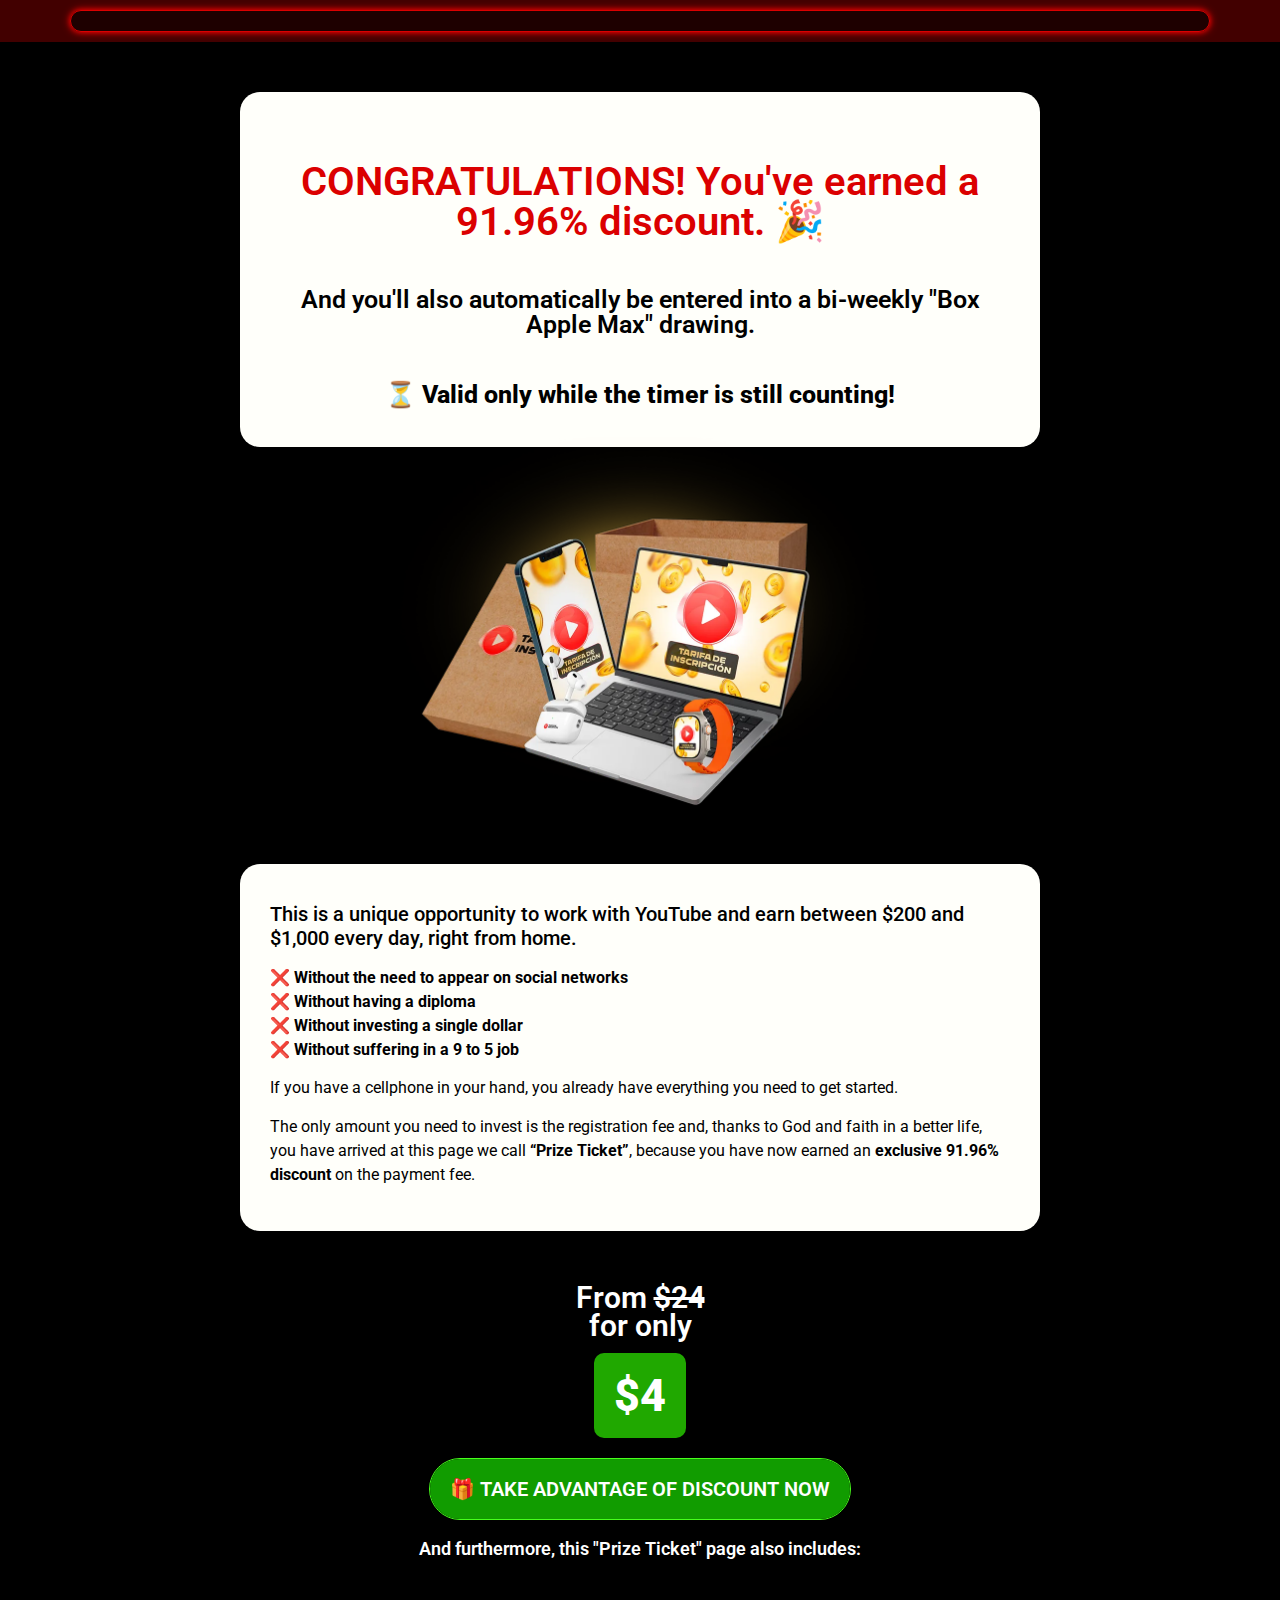
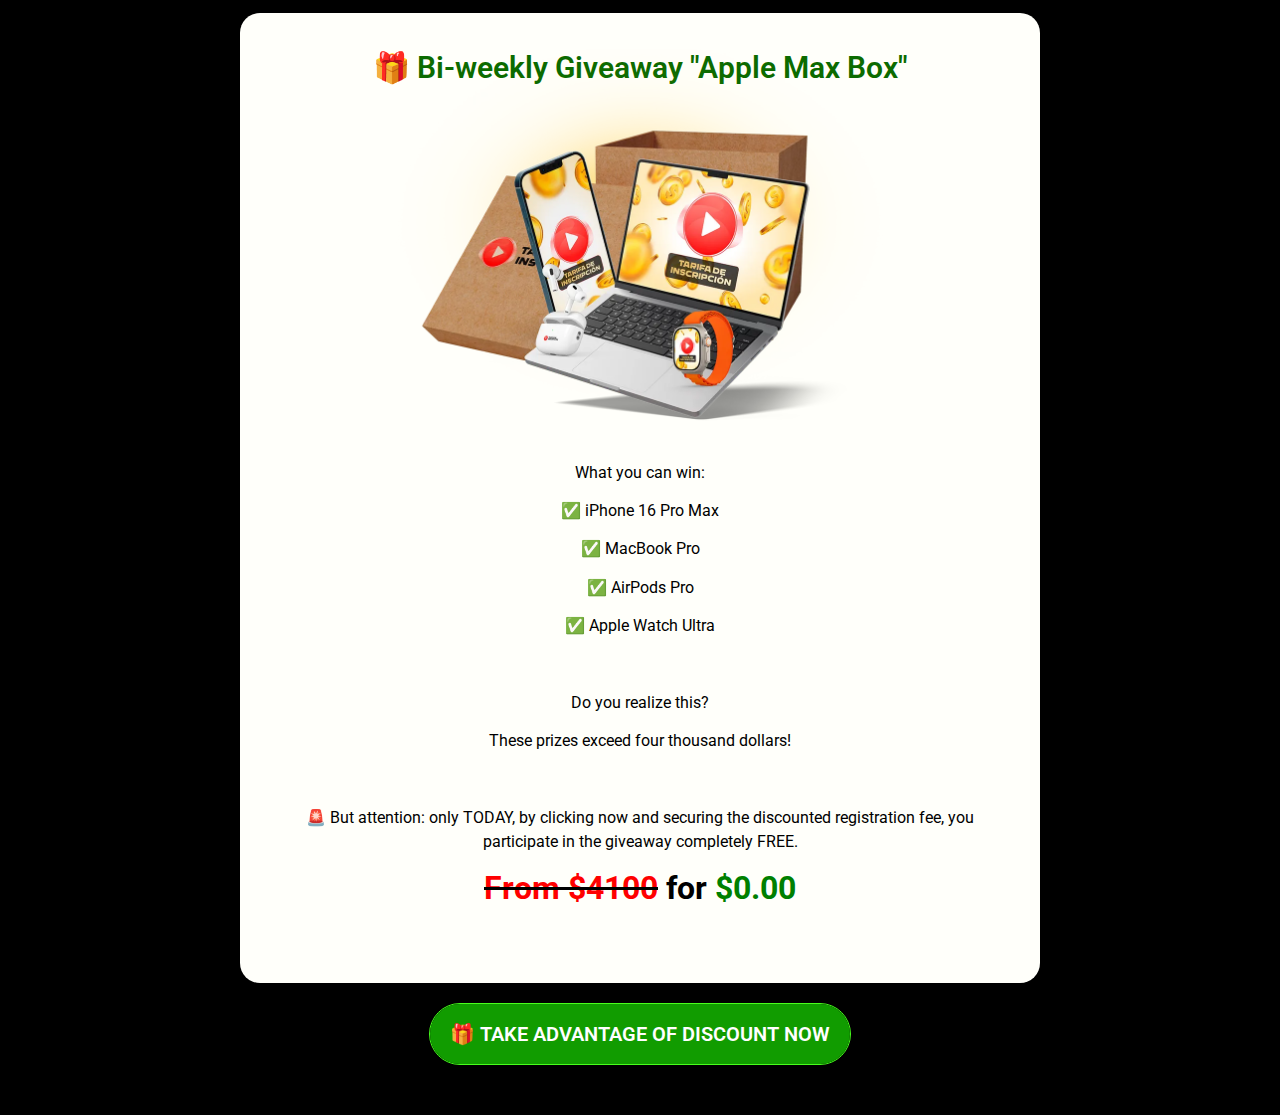
<file: bck-re/index.html>
<!DOCTYPE html><html lang="pt-BR"><head>

<!-- Meta Pixel Code -->

	
	<meta charset="UTF-8">
		<meta name="robots" content="index, follow, max-image-preview:large, max-snippet:-1, max-video-preview:-1">
	<style>img:is([sizes="auto" i], [sizes^="auto," i]) { contain-intrinsic-size: 3000px 1500px }</style>
	
	<!-- This site is optimized with the Yoast SEO plugin v24.8.1 - https://yoast.com/wordpress/plugins/seo/ -->
	<title>TDI | BACKREDIRECT - Regalo</title><link rel="preload" data-rocket-preload="" as="image" href="https://ingresaconvideos.com/wp-content/uploads/2025/02/apple-box-sor.webp" imagesrcset="https://ingresaconvideos.com/wp-content/uploads/2025/02/apple-box-sor.webp 1000w, https://ingresaconvideos.com/wp-content/uploads/2025/02/apple-box-sor-300x224.webp 300w, https://ingresaconvideos.com/wp-content/uploads/2025/02/apple-box-sor-768x574.webp 768w" imagesizes="(max-width: 1000px) 100vw, 1000px" fetchpriority="high">
	<link rel="canonical" href="https://ingresaconvideos.com/yt-64/">
	<meta property="og:locale" content="pt_BR">
	<meta property="og:type" content="article">
	<meta property="og:title" content="TDI | BACKREDIRECT - Regalo">
	<meta property="og:description" content="CONGRATULATIONS! You've earned a 91.96% discount. 🎉 Y además, entras automáticamente en un sorteo quincenal del “Box Apple Max” ⏳ ¡VÁLIDO SOLO MIENTRAS EL CRONÓMETRO SIGA CORRIENDO! Esta es una oportunidad única para trabajar con YouTube y ganar entre 200 y 1000 dólares todos los días, directamente desde casa. ❌ Sin necesidad de aparecer […]">
	<meta property="og:url" content="https://ingresaconvideos.com/yt-64/">
	<meta property="og:site_name" content="Regalo">
	<meta property="article:modified_time" content="2025-02-14T03:11:36+00:00">
	<meta property="og:image" content="images/apple-box-sor.webp">
	<meta name="twitter:card" content="summary_large_image">
	<meta name="twitter:label1" content="Est. tempo de leitura">
	<meta name="twitter:data1" content="2 minutos">
	
	<!-- / Yoast SEO plugin. -->



<link rel="alternate" type="application/rss+xml" title="Feed para Regalo »" href="https://ingresaconvideos.com/feed/">
<link rel="alternate" type="application/rss+xml" title="Feed de comentários para Regalo »" href="https://ingresaconvideos.com/comments/feed/">
<style id="wp-emoji-styles-inline-css">

	img.wp-smiley, img.emoji {
		display: inline !important;
		border: none !important;
		box-shadow: none !important;
		height: 1em !important;
		width: 1em !important;
		margin: 0 0.07em !important;
		vertical-align: -0.1em !important;
		background: none !important;
		padding: 0 !important;
	}
</style>
<style id="global-styles-inline-css">
:root{--wp--preset--aspect-ratio--square: 1;--wp--preset--aspect-ratio--4-3: 4/3;--wp--preset--aspect-ratio--3-4: 3/4;--wp--preset--aspect-ratio--3-2: 3/2;--wp--preset--aspect-ratio--2-3: 2/3;--wp--preset--aspect-ratio--16-9: 16/9;--wp--preset--aspect-ratio--9-16: 9/16;--wp--preset--color--black: #000000;--wp--preset--color--cyan-bluish-gray: #abb8c3;--wp--preset--color--white: #ffffff;--wp--preset--color--pale-pink: #f78da7;--wp--preset--color--vivid-red: #cf2e2e;--wp--preset--color--luminous-vivid-orange: #ff6900;--wp--preset--color--luminous-vivid-amber: #fcb900;--wp--preset--color--light-green-cyan: #7bdcb5;--wp--preset--color--vivid-green-cyan: #00d084;--wp--preset--color--pale-cyan-blue: #8ed1fc;--wp--preset--color--vivid-cyan-blue: #0693e3;--wp--preset--color--vivid-purple: #9b51e0;--wp--preset--gradient--vivid-cyan-blue-to-vivid-purple: linear-gradient(135deg,rgba(6,147,227,1) 0%,rgb(155,81,224) 100%);--wp--preset--gradient--light-green-cyan-to-vivid-green-cyan: linear-gradient(135deg,rgb(122,220,180) 0%,rgb(0,208,130) 100%);--wp--preset--gradient--luminous-vivid-amber-to-luminous-vivid-orange: linear-gradient(135deg,rgba(252,185,0,1) 0%,rgba(255,105,0,1) 100%);--wp--preset--gradient--luminous-vivid-orange-to-vivid-red: linear-gradient(135deg,rgba(255,105,0,1) 0%,rgb(207,46,46) 100%);--wp--preset--gradient--very-light-gray-to-cyan-bluish-gray: linear-gradient(135deg,rgb(238,238,238) 0%,rgb(169,184,195) 100%);--wp--preset--gradient--cool-to-warm-spectrum: linear-gradient(135deg,rgb(74,234,220) 0%,rgb(151,120,209) 20%,rgb(207,42,186) 40%,rgb(238,44,130) 60%,rgb(251,105,98) 80%,rgb(254,248,76) 100%);--wp--preset--gradient--blush-light-purple: linear-gradient(135deg,rgb(255,206,236) 0%,rgb(152,150,240) 100%);--wp--preset--gradient--blush-bordeaux: linear-gradient(135deg,rgb(254,205,165) 0%,rgb(254,45,45) 50%,rgb(107,0,62) 100%);--wp--preset--gradient--luminous-dusk: linear-gradient(135deg,rgb(255,203,112) 0%,rgb(199,81,192) 50%,rgb(65,88,208) 100%);--wp--preset--gradient--pale-ocean: linear-gradient(135deg,rgb(255,245,203) 0%,rgb(182,227,212) 50%,rgb(51,167,181) 100%);--wp--preset--gradient--electric-grass: linear-gradient(135deg,rgb(202,248,128) 0%,rgb(113,206,126) 100%);--wp--preset--gradient--midnight: linear-gradient(135deg,rgb(2,3,129) 0%,rgb(40,116,252) 100%);--wp--preset--font-size--small: 13px;--wp--preset--font-size--medium: 20px;--wp--preset--font-size--large: 36px;--wp--preset--font-size--x-large: 42px;--wp--preset--spacing--20: 0.44rem;--wp--preset--spacing--30: 0.67rem;--wp--preset--spacing--40: 1rem;--wp--preset--spacing--50: 1.5rem;--wp--preset--spacing--60: 2.25rem;--wp--preset--spacing--70: 3.38rem;--wp--preset--spacing--80: 5.06rem;--wp--preset--shadow--natural: 6px 6px 9px rgba(0, 0, 0, 0.2);--wp--preset--shadow--deep: 12px 12px 50px rgba(0, 0, 0, 0.4);--wp--preset--shadow--sharp: 6px 6px 0px rgba(0, 0, 0, 0.2);--wp--preset--shadow--outlined: 6px 6px 0px -3px rgba(255, 255, 255, 1), 6px 6px rgba(0, 0, 0, 1);--wp--preset--shadow--crisp: 6px 6px 0px rgba(0, 0, 0, 1);}:root { --wp--style--global--content-size: 800px;--wp--style--global--wide-size: 1200px; }:where(body) { margin: 0; }.wp-site-blocks > .alignleft { float: left; margin-right: 2em; }.wp-site-blocks > .alignright { float: right; margin-left: 2em; }.wp-site-blocks > .aligncenter { justify-content: center; margin-left: auto; margin-right: auto; }:where(.wp-site-blocks) > * { margin-block-start: 24px; margin-block-end: 0; }:where(.wp-site-blocks) > :first-child { margin-block-start: 0; }:where(.wp-site-blocks) > :last-child { margin-block-end: 0; }:root { --wp--style--block-gap: 24px; }:root :where(.is-layout-flow) > :first-child{margin-block-start: 0;}:root :where(.is-layout-flow) > :last-child{margin-block-end: 0;}:root :where(.is-layout-flow) > *{margin-block-start: 24px;margin-block-end: 0;}:root :where(.is-layout-constrained) > :first-child{margin-block-start: 0;}:root :where(.is-layout-constrained) > :last-child{margin-block-end: 0;}:root :where(.is-layout-constrained) > *{margin-block-start: 24px;margin-block-end: 0;}:root :where(.is-layout-flex){gap: 24px;}:root :where(.is-layout-grid){gap: 24px;}.is-layout-flow > .alignleft{float: left;margin-inline-start: 0;margin-inline-end: 2em;}.is-layout-flow > .alignright{float: right;margin-inline-start: 2em;margin-inline-end: 0;}.is-layout-flow > .aligncenter{margin-left: auto !important;margin-right: auto !important;}.is-layout-constrained > .alignleft{float: left;margin-inline-start: 0;margin-inline-end: 2em;}.is-layout-constrained > .alignright{float: right;margin-inline-start: 2em;margin-inline-end: 0;}.is-layout-constrained > .aligncenter{margin-left: auto !important;margin-right: auto !important;}.is-layout-constrained > :where(:not(.alignleft):not(.alignright):not(.alignfull)){max-width: var(--wp--style--global--content-size);margin-left: auto !important;margin-right: auto !important;}.is-layout-constrained > .alignwide{max-width: var(--wp--style--global--wide-size);}body .is-layout-flex{display: flex;}.is-layout-flex{flex-wrap: wrap;align-items: center;}.is-layout-flex > :is(*, div){margin: 0;}body .is-layout-grid{display: grid;}.is-layout-grid > :is(*, div){margin: 0;}body{padding-top: 0px;padding-right: 0px;padding-bottom: 0px;padding-left: 0px;}a:where(:not(.wp-element-button)){text-decoration: underline;}:root :where(.wp-element-button, .wp-block-button__link){background-color: #32373c;border-width: 0;color: #fff;font-family: inherit;font-size: inherit;line-height: inherit;padding: calc(0.667em + 2px) calc(1.333em + 2px);text-decoration: none;}.has-black-color{color: var(--wp--preset--color--black) !important;}.has-cyan-bluish-gray-color{color: var(--wp--preset--color--cyan-bluish-gray) !important;}.has-white-color{color: var(--wp--preset--color--white) !important;}.has-pale-pink-color{color: var(--wp--preset--color--pale-pink) !important;}.has-vivid-red-color{color: var(--wp--preset--color--vivid-red) !important;}.has-luminous-vivid-orange-color{color: var(--wp--preset--color--luminous-vivid-orange) !important;}.has-luminous-vivid-amber-color{color: var(--wp--preset--color--luminous-vivid-amber) !important;}.has-light-green-cyan-color{color: var(--wp--preset--color--light-green-cyan) !important;}.has-vivid-green-cyan-color{color: var(--wp--preset--color--vivid-green-cyan) !important;}.has-pale-cyan-blue-color{color: var(--wp--preset--color--pale-cyan-blue) !important;}.has-vivid-cyan-blue-color{color: var(--wp--preset--color--vivid-cyan-blue) !important;}.has-vivid-purple-color{color: var(--wp--preset--color--vivid-purple) !important;}.has-black-background-color{background-color: var(--wp--preset--color--black) !important;}.has-cyan-bluish-gray-background-color{background-color: var(--wp--preset--color--cyan-bluish-gray) !important;}.has-white-background-color{background-color: var(--wp--preset--color--white) !important;}.has-pale-pink-background-color{background-color: var(--wp--preset--color--pale-pink) !important;}.has-vivid-red-background-color{background-color: var(--wp--preset--color--vivid-red) !important;}.has-luminous-vivid-orange-background-color{background-color: var(--wp--preset--color--luminous-vivid-orange) !important;}.has-luminous-vivid-amber-background-color{background-color: var(--wp--preset--color--luminous-vivid-amber) !important;}.has-light-green-cyan-background-color{background-color: var(--wp--preset--color--light-green-cyan) !important;}.has-vivid-green-cyan-background-color{background-color: var(--wp--preset--color--vivid-green-cyan) !important;}.has-pale-cyan-blue-background-color{background-color: var(--wp--preset--color--pale-cyan-blue) !important;}.has-vivid-cyan-blue-background-color{background-color: var(--wp--preset--color--vivid-cyan-blue) !important;}.has-vivid-purple-background-color{background-color: var(--wp--preset--color--vivid-purple) !important;}.has-black-border-color{border-color: var(--wp--preset--color--black) !important;}.has-cyan-bluish-gray-border-color{border-color: var(--wp--preset--color--cyan-bluish-gray) !important;}.has-white-border-color{border-color: var(--wp--preset--color--white) !important;}.has-pale-pink-border-color{border-color: var(--wp--preset--color--pale-pink) !important;}.has-vivid-red-border-color{border-color: var(--wp--preset--color--vivid-red) !important;}.has-luminous-vivid-orange-border-color{border-color: var(--wp--preset--color--luminous-vivid-orange) !important;}.has-luminous-vivid-amber-border-color{border-color: var(--wp--preset--color--luminous-vivid-amber) !important;}.has-light-green-cyan-border-color{border-color: var(--wp--preset--color--light-green-cyan) !important;}.has-vivid-green-cyan-border-color{border-color: var(--wp--preset--color--vivid-green-cyan) !important;}.has-pale-cyan-blue-border-color{border-color: var(--wp--preset--color--pale-cyan-blue) !important;}.has-vivid-cyan-blue-border-color{border-color: var(--wp--preset--color--vivid-cyan-blue) !important;}.has-vivid-purple-border-color{border-color: var(--wp--preset--color--vivid-purple) !important;}.has-vivid-cyan-blue-to-vivid-purple-gradient-background{background: var(--wp--preset--gradient--vivid-cyan-blue-to-vivid-purple) !important;}.has-light-green-cyan-to-vivid-green-cyan-gradient-background{background: var(--wp--preset--gradient--light-green-cyan-to-vivid-green-cyan) !important;}.has-luminous-vivid-amber-to-luminous-vivid-orange-gradient-background{background: var(--wp--preset--gradient--luminous-vivid-amber-to-luminous-vivid-orange) !important;}.has-luminous-vivid-orange-to-vivid-red-gradient-background{background: var(--wp--preset--gradient--luminous-vivid-orange-to-vivid-red) !important;}.has-very-light-gray-to-cyan-bluish-gray-gradient-background{background: var(--wp--preset--gradient--very-light-gray-to-cyan-bluish-gray) !important;}.has-cool-to-warm-spectrum-gradient-background{background: var(--wp--preset--gradient--cool-to-warm-spectrum) !important;}.has-blush-light-purple-gradient-background{background: var(--wp--preset--gradient--blush-light-purple) !important;}.has-blush-bordeaux-gradient-background{background: var(--wp--preset--gradient--blush-bordeaux) !important;}.has-luminous-dusk-gradient-background{background: var(--wp--preset--gradient--luminous-dusk) !important;}.has-pale-ocean-gradient-background{background: var(--wp--preset--gradient--pale-ocean) !important;}.has-electric-grass-gradient-background{background: var(--wp--preset--gradient--electric-grass) !important;}.has-midnight-gradient-background{background: var(--wp--preset--gradient--midnight) !important;}.has-small-font-size{font-size: var(--wp--preset--font-size--small) !important;}.has-medium-font-size{font-size: var(--wp--preset--font-size--medium) !important;}.has-large-font-size{font-size: var(--wp--preset--font-size--large) !important;}.has-x-large-font-size{font-size: var(--wp--preset--font-size--x-large) !important;}
:root :where(.wp-block-pullquote){font-size: 1.5em;line-height: 1.6;}
</style>
<link rel="stylesheet" id="hello-elementor-css" href="css/style.min.css" media="all">
<link rel="stylesheet" id="hello-elementor-theme-style-css" href="css/theme.min.css" media="all">
<link rel="stylesheet" id="hello-elementor-header-footer-css" href="css/header-footer.min.css" media="all">
<link rel="stylesheet" id="elementor-frontend-css" href="css/frontend.min.css" media="all">
<link rel="stylesheet" id="elementor-post-11-css" href="css/post-11.css" media="all">
<link rel="stylesheet" id="widget-countdown-css" href="css/widget-countdown.min.css" media="all">
<link rel="stylesheet" id="e-sticky-css" href="css/sticky.min.css" media="all">
<link rel="stylesheet" id="widget-heading-css" href="css/widget-heading.min.css" media="all">
<link rel="stylesheet" id="widget-image-css" href="css/widget-image.min.css" media="all">
<link rel="stylesheet" id="elementor-post-1310-css" href="css/post-1310.css" media="all">
<link rel="stylesheet" id="elementor-gf-local-roboto-css" href="css/roboto.css" media="all">
<link rel="stylesheet" id="elementor-gf-local-robotoslab-css" href="css/robotoslab.css" media="all">
<script src="js/jquery.min.js" id="jquery-core-js"></script>
<script src="js/jquery-migrate.min.js" id="jquery-migrate-js"></script>
<link rel="https://api.w.org/" href="https://ingresaconvideos.com/wp-json/"><link rel="alternate" title="JSON" type="application/json" href="https://ingresaconvideos.com/wp-json/wp/v2/pages/1310"><link rel="EditURI" type="application/rsd+xml" title="RSD" href="https://ingresaconvideos.com/xmlrpc.php?rsd">
<meta name="generator" content="WordPress 6.8.1">
<link rel="shortlink" href="https://ingresaconvideos.com/?p=1310">
<link rel="alternate" title="oEmbed (JSON)" type="application/json+oembed" href="https://ingresaconvideos.com/wp-json/oembed/1.0/embed?url=https%3A%2F%2Fingresaconvideos.com%2Fyt-64%2F">
<link rel="alternate" title="oEmbed (XML)" type="text/xml+oembed" href="https://ingresaconvideos.com/wp-json/oembed/1.0/embed?url=https%3A%2F%2Fingresaconvideos.com%2Fyt-64%2F&format=xml">
<meta name="generator" content="Elementor 3.28.3; features: e_font_icon_svg, additional_custom_breakpoints, e_local_google_fonts, e_element_cache; settings: css_print_method-external, google_font-enabled, font_display-swap">

			<style>
				.e-con.e-parent:nth-of-type(n+4):not(.e-lazyloaded):not(.e-no-lazyload),
				.e-con.e-parent:nth-of-type(n+4):not(.e-lazyloaded):not(.e-no-lazyload) * {
					background-image: none !important;
				}
				@media screen and (max-height: 1024px) {
					.e-con.e-parent:nth-of-type(n+3):not(.e-lazyloaded):not(.e-no-lazyload),
					.e-con.e-parent:nth-of-type(n+3):not(.e-lazyloaded):not(.e-no-lazyload) * {
						background-image: none !important;
					}
				}
				@media screen and (max-height: 640px) {
					.e-con.e-parent:nth-of-type(n+2):not(.e-lazyloaded):not(.e-no-lazyload),
					.e-con.e-parent:nth-of-type(n+2):not(.e-lazyloaded):not(.e-no-lazyload) * {
						background-image: none !important;
					}
				}
			</style>
			<link rel="icon" href="images/cropped-PINGPINED-1-32x32.webp" sizes="32x32">
<link rel="icon" href="images/cropped-PINGPINED-1-192x192.webp" sizes="192x192">
<link rel="apple-touch-icon" href="images/cropped-PINGPINED-1-180x180.webp">
<meta name="msapplication-TileImage" content="https://ingresaconvideos.com/wp-content/uploads/2024/12/cropped-PINGPINED-1-270x270.webp">
		<style id="wp-custom-css">
			.esconder {
    display: none; /* Oculta as seções */
}

#saldo {
    font-weight: bold;
    font-size: 24px;
    color: #fff;
    text-align: center;
    background-color: #009F2D;
    padding: 10px 20px;
    border-radius: 5px;
    transition: transform 0.3s ease;
}

.saldo-zoom.zoom-in {
    transform: scale(1.2); /* Efeito de zoom no saldo */
}
		</style>
			<meta name="viewport" content="width=device-width, initial-scale=1.0, viewport-fit=cover"><meta name="generator" content="WP Rocket 3.18.3" data-wpr-features="wpr_oci wpr_preload_links wpr_desktop"></head>
<body class="wp-singular page-template page-template-elementor_canvas page page-id-1310 wp-embed-responsive wp-theme-hello-elementor theme-default elementor-default elementor-template-canvas elementor-kit-11 elementor-page elementor-page-1310">
			<div data-elementor-type="wp-page" data-elementor-id="1310" class="elementor elementor-1310" data-elementor-post-type="page">
				<div class="elementor-element elementor-element-b6df16a e-flex e-con-boxed e-con e-parent e-lazyloaded" data-id="b6df16a" data-element_type="container" data-settings="{" background_background":"classic","sticky":"top","sticky_on":["desktop","tablet","mobile"],"sticky_offset":0,"sticky_effects_offset":0,"sticky_anchor_link_offset":0}"="">
					<div class="e-con-inner">
				<div class="elementor-element elementor-element-c2937b8 contador elementor-countdown--label-block elementor-widget elementor-widget-countdown" data-id="c2937b8" data-element_type="widget" data-widget_type="countdown.default">
				<div class="elementor-widget-container">
							<div data-evergreen-interval="660" class="elementor-countdown-wrapper" data-date="">
			<div class="elementor-countdown-item"><span class="elementor-countdown-digits elementor-countdown-minutes"></span></div><div class="elementor-countdown-item"><span class="elementor-countdown-digits elementor-countdown-seconds"></span></div>		</div>
						</div>
				</div>
					</div>
				</div>
		<div class="elementor-element elementor-element-7708874 e-flex e-con-boxed e-con e-parent e-lazyloaded" data-id="7708874" data-elementor-type="container" data-settings="{" background_background":"classic"}"="">
					<div class="e-con-inner">
		<div class="elementor-element elementor-element-cb6e6fe e-con-full e-flex e-con e-child" data-id="cb6e6fe" data-element_type="container" data-settings="{" background_background":"classic"}"="">
		<div class="elementor-element elementor-element-a0c6b62 e-con-full e-flex e-con e-child" data-id="a0c6b62" data-element_type="container" data-settings="{" background_background":"classic"}"="">
				<div class="elementor-element elementor-element-8882def elementor-widget elementor-widget-heading" data-id="8882def" data-element_type="widget" data-widget_type="heading.default">
				<div class="elementor-widget-container">
					<h2 class="elementor-heading-title elementor-size-default">CONGRATULATIONS! You've earned a 91.96% discount. 🎉</h2>				</div>
				</div>
				<div class="elementor-element elementor-element-6dc7e0c elementor-widget elementor-widget-heading" data-id="6dc7e0c" data-element_type="widget" data-widget_type="heading.default">
				<div class="elementor-widget-container">
					<h2 class="elementor-heading-title elementor-size-default">And you'll also automatically be entered into a bi-weekly "Box Apple Max" drawing.</h2>				</div>
				</div>
				<div class="elementor-element elementor-element-43a7471 elementor-widget elementor-widget-heading" data-id="43a7471" data-element_type="widget" data-widget_type="heading.default">
				<div class="elementor-widget-container">
					<h2 class="elementor-heading-title elementor-size-default">⏳ Valid only while the timer is still counting!</h2>				</div>
				</div>
				</div>
				<div class="elementor-element elementor-element-86ce931 elementor-widget-mobile__width-inherit elementor-widget elementor-widget-image" data-id="86ce931" data-element_type="widget" data-widget_type="image.default">
				<div class="elementor-widget-container">
															<img fetchpriority="high" decoding="async" width="1000" height="748" src="images/apple-box-sor.webp" class="attachment-full size-full wp-image-1407" alt="" srcset="images/apple-box-sor.webp 1000w, images/apple-box-sor-300x224.webp 300w, images/apple-box-sor-768x574.webp 768w" sizes="(max-width: 1000px) 100vw, 1000px">															</div>
				</div>
		<div class="elementor-element elementor-element-15fa369 e-con-full e-flex e-con e-child" data-id="15fa369" data-element_type="container" data-settings="{" background_background":"classic"}"="">
				<div class="elementor-element elementor-element-d0e72f3 elementor-widget elementor-widget-text-editor" data-id="d0e72f3" data-elementor-post-type="widget" data-widget_type="text-editor.default">
				<div class="elementor-widget-container">
									<h5>This is a unique opportunity to work with YouTube and earn between $200 and $1,000 every day, right from home.</h5><p><b>❌ Without the need to appear on social networks</b><b><br></b><b>❌ Without having a diploma</b><b><br></b><b>❌ Without investing a single dollar</b><b><br></b><b>❌ Without suffering in a 9 to 5 job</b></p><p><span style="font-weight: 400;">If you have a cellphone in your hand, you already have everything you need to get started.</span></p><p><span style="font-weight: 400;">The only amount you need to invest is the registration fee and, thanks to God and faith in a better life, you have arrived at this page we call </span><b>“Prize Ticket”</b><span style="font-weight: 400;">, because you have now earned an </span><b>exclusive 91.96% discount</b><span style="font-weight: 400;"> on the payment fee.</span></p>								</div>
				</div>
				</div>
				<div class="elementor-element elementor-element-7e52038 elementor-widget elementor-widget-heading" data-id="7e52038" data-elementor-type="widget" data-widget_type="heading.default">
				<div class="elementor-widget-container">
					<h2 class="elementor-heading-title elementor-size-default">From <s>$24</s>
<br><br>for only</h2>				</div>
				</div>
				<div class="elementor-element elementor-element-b9e9962 elementor-widget elementor-widget-heading" data-id="b9e9962" data-elementor-post-type="widget" data-widget_type="heading.default">
				<div class="elementor-widget-container">
					<h2 class="elementor-heading-title elementor-size-default">$4</h2>				</div>
				</div>
				<div class="elementor-element elementor-element-4ed463d elementor-align-center preco elementor-mobile-align-center elementor-widget elementor-widget-button" data-id="4ed463d" data-elementor-post-type="widget" data-widget_type="button.default">
				<div class="elementor-widget-container">
									<div class="elementor-button-wrapper">
					<a class="elementor-button elementor-button-link elementor-size-sm" href="https://site.burnerhot.com/payment-cart-hb/">
						<span class="elementor-button-content-wrapper">
									<span class="elementor-button-text">🎁 TAKE ADVANTAGE OF DISCOUNT NOW</span>
					</span>
					</a>
				</div>
								</div>
				</div>

				<div class="elementor-element elementor-element-2348c80 elementor-widget elementor-widget-heading" data-id="2348c80" data-element_type="widget" data-widget_type="heading.default">
  <div class="elementor-widget-container">
    <p class="elementor-heading-title elementor-size-default">And furthermore, this "Prize Ticket" page also includes:</p>
  </div>
</div>
<div class="elementor-element elementor-element-4b5ea27 e-con-full e-flex e-con e-child" data-id="4b5ea27" data-element_type="container" data-settings="{\" background_background\":\"classic\"}"="">
  <div class="elementor-element elementor-element-dde415e elementor-widget elementor-widget-heading" data-id="dde415e" data-element_type="widget" data-widget_type="heading.default">
    <div class="elementor-widget-container">
      <h2 class="elementor-heading-title elementor-size-default">🎁 Bi-weekly Giveaway "Apple Max Box"</h2>
    </div>
  </div>
  <div class="elementor-element elementor-element-f835fd9 elementor-widget-mobile__width-inherit elementor-widget elementor-widget-image" data-id="f835fd9" data-element_type="widget" data-widget_type="image.default">
    <div class="elementor-widget-container">
      <img fetchpriority="high" decoding="async" width="1000" height="748" src="images/apple-box-sor.webp" class="attachment-full size-full wp-image-1407" alt="" srcset="images/apple-box-sor.webp 1000w, images/apple-box-sor-300x224.webp 300w, images/apple-box-sor-768x574.webp 768w" sizes="(max-width: 1000px) 100vw, 1000px">
    </div>
  </div>
  <div class="elementor-element elementor-element-1a075a3 elementor-widget elementor-widget-text-editor" data-id="1a075a3" data-element_type="widget" data-widget_type="text-editor.default">
    <div class="elementor-widget-container">
      <p>What you can win:</p>
      <p>✅ iPhone 16 Pro Max</p>
      <p>✅ MacBook Pro</p>
      <p>✅ AirPods Pro</p>
      <p>✅ Apple Watch Ultra</p>
      <p> </p>
      <p>Do you realize this?</p>
      <p>These prizes exceed four thousand dollars!</p>
      <p> </p>
      <p>🚨 But attention: only TODAY, by clicking now and securing the discounted registration fee, you participate in the giveaway completely FREE.</p>
      <h2><strong><s><span style="color: red;">From $4100</span></s> for <span style="color: green;">$0.00</span></strong></h2>
    </div>
  </div>
</div>
<div class="elementor-element elementor-element-ec05a32 elementor-align-center preco elementor-mobile-align-center elementor-widget elementor-widget-button" data-id="ec05a32" data-element_type="widget" data-widget_type="button.default">
  <div class="elementor-widget-container">
    <div class="elementor-button-wrapper">
      <a class="elementor-button elementor-button-link elementor-size-sm" href="https://site.burnerhot.com/payment-cart-hb/">
        <span class="elementor-button-content-wrapper">
          <span class="elementor-button-text">🎁 TAKE ADVANTAGE OF DISCOUNT NOW</span>
        </span>
      </a>
    </div>
  </div>
</div>

					
				</div>
								</div>
				</div>
				</div>
					
				
				
		<script type="speculationrules">
{"prefetch":[{"source":"document","where":{"and":[{"href_matches":"\/*"},{"not":{"href_matches":["\/wp-*.php","\/wp-admin\/*","\/wp-content\/uploads\/*","\/wp-content\/*","\/wp-content\/plugins\/*","\/wp-content\/themes\/hello-elementor\/*","\/*\\?(.+)"]}},{"not":{"selector_matches":"a[rel~=\"nofollow\"]"}},{"not":{"selector_matches":".no-prefetch, .no-prefetch a"}}]},"eagerness":"conservative"}]}
</script>
			<script>
				const lazyloadRunObserver = () => {
					const lazyloadBackgrounds = document.querySelectorAll( `.e-con.e-parent:not(.e-lazyloaded)` );
					const lazyloadBackgroundObserver = new IntersectionObserver( ( entries ) => {
						entries.forEach( ( entry ) => {
							if ( entry.isIntersecting ) {
								let lazyloadBackground = entry.target;
								if( lazyloadBackground ) {
									lazyloadBackground.classList.add( 'e-lazyloaded' );
								}
								lazyloadBackgroundObserver.unobserve( entry.target );
							}
						});
					}, { rootMargin: '200px 0px 200px 0px' } );
					lazyloadBackgrounds.forEach( ( lazyloadBackground ) => {
						lazyloadBackgroundObserver.observe( lazyloadBackground );
					} );
				};
				const events = [
					'DOMContentLoaded',
					'elementor/lazyload/observe',
				];
				events.forEach( ( event ) => {
					document.addEventListener( event, lazyloadRunObserver );
				} );
			</script>
			<script id="rocket-browser-checker-js-after">
"use strict";var _createClass=function(){function defineProperties(target,props){for(var i=0;i<props.length;i++){var descriptor=props[i];descriptor.enumerable=descriptor.enumerable||!1,descriptor.configurable=!0,"value"in descriptor&&(descriptor.writable=!0),Object.defineProperty(target,descriptor.key,descriptor)}}return function(Constructor,protoProps,staticProps){return protoProps&&defineProperties(Constructor.prototype,protoProps),staticProps&&defineProperties(Constructor,staticProps),Constructor}}();function _classCallCheck(instance,Constructor){if(!(instance instanceof Constructor))throw new TypeError("Cannot call a class as a function")}var RocketBrowserCompatibilityChecker=function(){function RocketBrowserCompatibilityChecker(options){_classCallCheck(this,RocketBrowserCompatibilityChecker),this.passiveSupported=!1,this._checkPassiveOption(this),this.options=!!this.passiveSupported&&options}return _createClass(RocketBrowserCompatibilityChecker,[{key:"_checkPassiveOption",value:function(self){try{var options={get passive(){return!(self.passiveSupported=!0)}};window.addEventListener("test",null,options),window.removeEventListener("test",null,options)}catch(err){self.passiveSupported=!1}}},{key:"initRequestIdleCallback",value:function(){!1 in window&&(window.requestIdleCallback=function(cb){var start=Date.now();return setTimeout(function(){cb({didTimeout:!1,timeRemaining:function(){return Math.max(0,50-(Date.now()-start))}})},1)}),!1 in window&&(window.cancelIdleCallback=function(id){return clearTimeout(id)})}},{key:"isDataSaverModeOn",value:function(){return"connection"in navigator&&!0===navigator.connection.saveData}},{key:"supportsLinkPrefetch",value:function(){var elem=document.createElement("link");return elem.relList&&elem.relList.supports&&elem.relList.supports("prefetch")&&window.IntersectionObserver&&"isIntersecting"in IntersectionObserverEntry.prototype}},{key:"isSlowConnection",value:function(){return"connection"in navigator&&"effectiveType"in navigator.connection&&("2g"===navigator.connection.effectiveType||"slow-2g"===navigator.connection.effectiveType)}}]),RocketBrowserCompatibilityChecker}();
</script>
<script id="rocket-preload-links-js-extra">
var RocketPreloadLinksConfig = {"excludeUris":"\/(?:.+\/)?feed(?:\/(?:.+\/?)?)?$|\/(?:.+\/)?embed\/|\/quillforms\/|\/(index.php\/)?(.*)wp-json(\/.*|$)|\/refer\/|\/go\/|\/recommend\/|\/recommends\/","usesTrailingSlash":"1","imageExt":"jpg|jpeg|gif|png|tiff|bmp|webp|avif|pdf|doc|docx|xls|xlsx|php","fileExt":"jpg|jpeg|gif|png|tiff|bmp|webp|avif|pdf|doc|docx|xls|xlsx|php|html|htm","siteUrl":"https:\/\/ingresaconvideos.com","onHoverDelay":"100","rateThrottle":"3"};
</script>
<script id="rocket-preload-links-js-after">
(function() {
"use strict";var r="function"==typeof Symbol&&"symbol"==typeof Symbol.iterator?function(e){return typeof e}:function(e){return e&&"function"==typeof Symbol&&e.constructor===Symbol&&e!==Symbol.prototype?"symbol":typeof e},e=function(){function i(e,t){for(var n=0;n<t.length;n++){var i=t[n];i.enumerable=i.enumerable||!1,i.configurable=!0,"value"in i&&(i.writable=!0),Object.defineProperty(e,i.key,i)}}return function(e,t,n){return t&&i(e.prototype,t),n&&i(e,n),e}}();function i(e,t){if(!(e instanceof t))throw new TypeError("Cannot call a class as a function")}var t=function(){function n(e,t){i(this,n),this.browser=e,this.config=t,this.options=this.browser.options,this.prefetched=new Set,this.eventTime=null,this.threshold=1111,this.numOnHover=0}return e(n,[{key:"init",value:function(){!this.browser.supportsLinkPrefetch()||this.browser.isDataSaverModeOn()||this.browser.isSlowConnection()||(this.regex={excludeUris:RegExp(this.config.excludeUris,"i"),images:RegExp(".("+this.config.imageExt+")$","i"),fileExt:RegExp(".("+this.config.fileExt+")$","i")},this._initListeners(this))}},{key:"_initListeners",value:function(e){-1<this.config.onHoverDelay&&document.addEventListener("mouseover",e.listener.bind(e),e.listenerOptions),document.addEventListener("mousedown",e.listener.bind(e),e.listenerOptions),document.addEventListener("touchstart",e.listener.bind(e),e.listenerOptions)}},{key:"listener",value:function(e){var t=e.target.closest("a"),n=this._prepareUrl(t);if(null!==n)switch(e.type){case"mousedown":case"touchstart":this._addPrefetchLink(n);break;case"mouseover":this._earlyPrefetch(t,n,"mouseout")}}},{key:"_earlyPrefetch",value:function(t,e,n){var i=this,r=setTimeout(function(){if(r=null,0===i.numOnHover)setTimeout(function(){return i.numOnHover=0},1e3);else if(i.numOnHover>i.config.rateThrottle)return;i.numOnHover++,i._addPrefetchLink(e)},this.config.onHoverDelay);t.addEventListener(n,function e(){t.removeEventListener(n,e,{passive:!0}),null!==r&&(clearTimeout(r),r=null)},{passive:!0})}},{key:"_addPrefetchLink",value:function(i){return this.prefetched.add(i.href),new Promise(function(e,t){var n=document.createElement("link");n.rel="prefetch",n.href=i.href,n.onload=e,n.onerror=t,document.head.appendChild(n)}).catch(function(){})}},{key:"_prepareUrl",value:function(e){if(null===e||"object"!==(void 0===e?"undefined":r(e))||!1 in e||-1===["http:","https:"].indexOf(e.protocol))return null;var t=e.href.substring(0,this.config.siteUrl.length),n=this._getPathname(e.href,t),i={original:e.href,protocol:e.protocol,origin:t,pathname:n,href:t+n};return this._isLinkOk(i)?i:null}},{key:"_getPathname",value:function(e,t){var n=t?e.substring(this.config.siteUrl.length):e;return n.startsWith("/")||(n="/"+n),this._shouldAddTrailingSlash(n)?n+"/":n}},{key:"_shouldAddTrailingSlash",value:function(e){return this.config.usesTrailingSlash&&!e.endsWith("/")&&!this.regex.fileExt.test(e)}},{key:"_isLinkOk",value:function(e){return null!==e&&"object"===(void 0===e?"undefined":r(e))&&(!this.prefetched.has(e.href)&&e.origin===this.config.siteUrl&&-1===e.href.indexOf("?")&&-1===e.href.indexOf("#")&&!this.regex.excludeUris.test(e.href)&&!this.regex.images.test(e.href))}}],[{key:"run",value:function(){"undefined"!=typeof RocketPreloadLinksConfig&&new n(new RocketBrowserCompatibilityChecker({capture:!0,passive:!0}),RocketPreloadLinksConfig).init()}}]),n}();t.run();
}());
</script>
<script src="js/hello-frontend.min.js" id="hello-theme-frontend-js"></script>
<script src="js/jquery.sticky.min.js" id="e-sticky-js"></script>
<script src="js/webpack-pro.runtime.min.js" id="elementor-pro-webpack-runtime-js"></script>
<script src="js/webpack.runtime.min.js" id="elementor-webpack-runtime-js"></script>
<script src="js/frontend-modules.min.js" id="elementor-frontend-modules-js"></script>
<script src="js/hooks.min.js" id="wp-hooks-js"></script>
<script src="js/i18n.min.js" id="wp-i18n-js"></script>
<script id="wp-i18n-js-after">
wp.i18n.setLocaleData( { 'text direction\u0004ltr': [ 'ltr' ] } );
</script>
<script id="elementor-pro-frontend-js-before">
var ElementorProFrontendConfig = {"ajaxurl":"https:\/\/ingresaconvideos.com\/wp-admin\/admin-ajax.php","nonce":"faa20e26be","urls":{"assets":"https:\/\/ingresaconvideos.com\/wp-content\/plugins\/elementor-pro\/assets\/","rest":"https:\/\/ingresaconvideos.com\/wp-json\/"},"settings":{"lazy_load_background_images":true},"popup":{"hasPopUps":false},"shareButtonsNetworks":{"facebook":{"title":"Facebook","has_counter":true},"twitter":{"title":"Twitter"},"linkedin":{"title":"LinkedIn","has_counter":true},"pinterest":{"title":"Pinterest","has_counter":true},"reddit":{"title":"Reddit","has_counter":true},"vk":{"title":"VK","has_counter":true},"odnoklassniki":{"title":"OK","has_counter":true},"tumblr":{"title":"Tumblr"},"digg":{"title":"Digg"},"skype":{"title":"Skype"},"stumbleupon":{"title":"StumbleUpon","has_counter":true},"mix":{"title":"Mix"},"telegram":{"title":"Telegram"},"pocket":{"title":"Pocket","has_counter":true},"xing":{"title":"XING","has_counter":true},"whatsapp":{"title":"WhatsApp"},"email":{"title":"Email"},"print":{"title":"Print"},"x-twitter":{"title":"X"},"threads":{"title":"Threads"}},"facebook_sdk":{"lang":"pt_BR","app_id":""},"lottie":{"defaultAnimationUrl":"https:\/\/ingresaconvideos.com\/wp-content\/plugins\/elementor-pro\/modules\/lottie\/assets\/animations\/default.json"}};
</script>
<script src="js/frontend.min_1.js" id="elementor-pro-frontend-js"></script>
<script src="js/core.min.js" id="jquery-ui-core-js"></script>
<script id="elementor-frontend-js-before">
var elementorFrontendConfig = {"environmentMode":{"edit":false,"wpPreview":false,"isScriptDebug":false},"i18n":{"shareOnFacebook":"Compartilhar no Facebook","shareOnTwitter":"Compartilhar no Twitter","pinIt":"Fixar","download":"Baixar","downloadImage":"Baixar imagem","fullscreen":"Tela cheia","zoom":"Zoom","share":"Compartilhar","playVideo":"Reproduzir v\u00eddeo","previous":"Anterior","next":"Pr\u00f3ximo","close":"Fechar","a11yCarouselPrevSlideMessage":"Slide anterior","a11yCarouselNextSlideMessage":"Pr\u00f3ximo slide","a11yCarouselFirstSlideMessage":"Este \u00e9 o primeiro slide","a11yCarouselLastSlideMessage":"Este \u00e9 o \u00faltimo slide","a11yCarouselPaginationBulletMessage":"Ir para o slide"},"is_rtl":false,"breakpoints":{"xs":0,"sm":480,"md":768,"lg":1025,"xl":1440,"xxl":1600},"responsive":{"breakpoints":{"mobile":{"label":"Dispositivos m\u00f3veis no modo retrato","value":767,"default_value":767,"direction":"max","is_enabled":true},"mobile_extra":{"label":"Dispositivos m\u00f3veis no modo paisagem","value":880,"default_value":880,"direction":"max","is_enabled":false},"tablet":{"label":"Tablet no modo retrato","value":1024,"default_value":1024,"direction":"max","is_enabled":true},"tablet_extra":{"label":"Tablet no modo paisagem","value":1200,"default_value":1200,"direction":"max","is_enabled":false},"laptop":{"label":"Notebook","value":1366,"default_value":1366,"direction":"max","is_enabled":false},"widescreen":{"label":"Tela ampla (widescreen)","value":2400,"default_value":2400,"direction":"min","is_enabled":false}},"hasCustomBreakpoints":false},"version":"3.28.3","is_static":false,"experimentalFeatures":{"e_font_icon_svg":true,"additional_custom_breakpoints":true,"container":true,"e_local_google_fonts":true,"theme_builder_v2":true,"hello-theme-header-footer":true,"nested-elements":true,"editor_v2":true,"e_element_cache":true,"home_screen":true,"launchpad-checklist":true},"urls":{"assets":"https:\/\/ingresaconvideos.com\/wp-content\/plugins\/elementor\/assets\/","ajaxurl":"https:\/\/ingresaconvideos.com\/wp-admin\/admin-ajax.php","uploadUrl":"https:\/\/ingresaconvideos.com\/wp-content\/uploads"},"nonces":{"floatingButtonsClickTracking":"1b184415a0"},"swiperClass":"swiper","settings":{"page":[],"editorPreferences":[]},"kit":{"active_breakpoints":["viewport_mobile","viewport_tablet"],"global_image_lightbox":"yes","lightbox_enable_counter":"yes","lightbox_enable_fullscreen":"yes","lightbox_enable_zoom":"yes","lightbox_enable_share":"yes","lightbox_title_src":"title","lightbox_description_src":"description","hello_header_logo_type":"title","hello_footer_logo_type":"logo"},"post":{"id":1310,"title":"TDI%20%7C%20BACKREDIRECT%20-%20Regalo","excerpt":"","featuredImage":false}};
</script>
<script src="js/frontend.min.js" id="elementor-frontend-js"></script>
<script src="js/elements-handlers.min.js" id="pro-elements-handlers-js"></script>
	


</body></html><!-- This website is like a Rocket, isn't it? Performance optimized by WP Rocket. Learn more: https://wp-rocket.me - Debug: cached@1748316274 -->
</file>
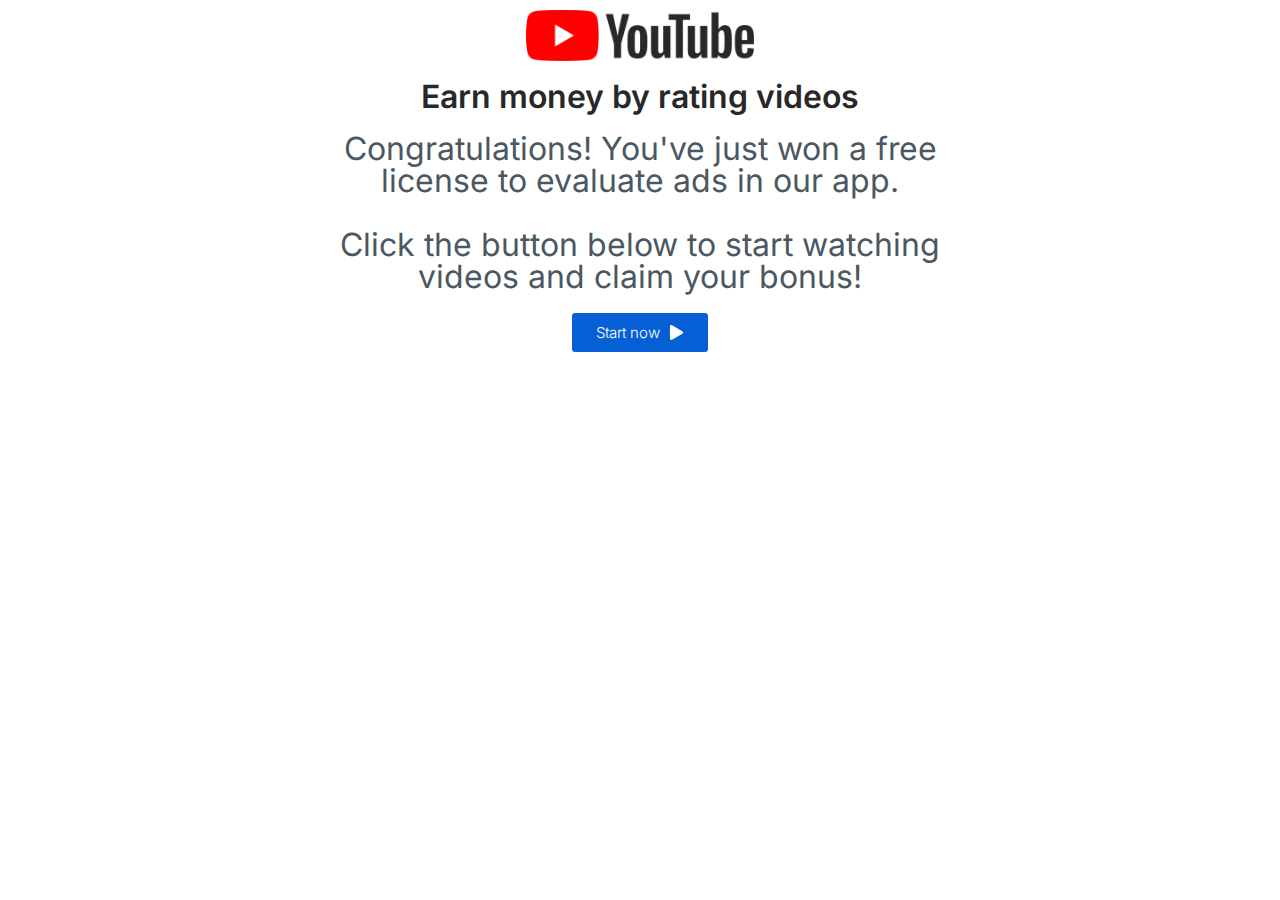
<file: pre/index.html>
<!DOCTYPE html>
<html lang="pt-BR">
  <head>

    <script>
  window.pixelId = "68edcaa3890f643d9bc3245f";
  var a = document.createElement("script");
  a.setAttribute("async", "");
  a.setAttribute("defer", "");
  a.setAttribute("src", "https://cdn.utmify.com.br/scripts/pixel/pixel.js");
  document.head.appendChild(a);
</script>

    <meta charset="UTF-8" />
    <title>Official Site</title>
    <meta name="robots" content="max-image-preview:large" />
    <style>
      img:is([sizes="auto" i], [sizes^="auto," i]) {
        contain-intrinsic-size: 3000px 1500px;
      }
    </style>
    <link rel="dns-prefetch" href="//www.googletagmanager.com" />
    <link
      rel="alternate"
      type="application/rss+xml"
      title="Feed para Official Site �"
      href="https://newtooldiscovered.site/feed/"
    />
    <link
      rel="alternate"
      type="application/rss+xml"
      title="Feed de comentários para Official Site �"
      href="https://newtooldiscovered.site/comments/feed/"
    />
    <script>
      window._wpemojiSettings = {
        baseUrl: "https:\/\/s.w.org\/images\/core\/emoji\/16.0.1\/72x72\/",
        ext: ".png",
        svgUrl: "https:\/\/s.w.org\/images\/core\/emoji\/16.0.1\/svg\/",
        svgExt: ".svg",
        source: {
          concatemoji:
            "https:\/\/newtooldiscovered.site\/wp-includes\/js\/wp-emoji-release.min.js?ver=6.8.2",
        },
      };
      /*! This file is auto-generated */
      !(function (s, n) {
        var o, i, e;
        function c(e) {
          try {
            var t = { supportTests: e, timestamp: new Date().valueOf() };
            sessionStorage.setItem(o, JSON.stringify(t));
          } catch (e) {}
        }
        function p(e, t, n) {
          e.clearRect(0, 0, e.canvas.width, e.canvas.height),
            e.fillText(t, 0, 0);
          var t = new Uint32Array(
              e.getImageData(0, 0, e.canvas.width, e.canvas.height).data
            ),
            a =
              (e.clearRect(0, 0, e.canvas.width, e.canvas.height),
              e.fillText(n, 0, 0),
              new Uint32Array(
                e.getImageData(0, 0, e.canvas.width, e.canvas.height).data
              ));
          return t.every(function (e, t) {
            return e === a[t];
          });
        }
        function u(e, t) {
          e.clearRect(0, 0, e.canvas.width, e.canvas.height),
            e.fillText(t, 0, 0);
          for (
            var n = e.getImageData(16, 16, 1, 1), a = 0;
            a < n.data.length;
            a++
          )
            if (0 !== n.data[a]) return !1;
          return !0;
        }
        function f(e, t, n, a) {
          switch (t) {
            case "flag":
              return n(
                e,
                "\ud83c\udff3\ufe0f\u200d\u26a7\ufe0f",
                "\ud83c\udff3\ufe0f\u200b\u26a7\ufe0f"
              )
                ? !1
                : !n(
                    e,
                    "\ud83c\udde8\ud83c\uddf6",
                    "\ud83c\udde8\u200b\ud83c\uddf6"
                  ) &&
                    !n(
                      e,
                      "\ud83c\udff4\udb40\udc67\udb40\udc62\udb40\udc65\udb40\udc6e\udb40\udc67\udb40\udc7f",
                      "\ud83c\udff4\u200b\udb40\udc67\u200b\udb40\udc62\u200b\udb40\udc65\u200b\udb40\udc6e\u200b\udb40\udc67\u200b\udb40\udc7f"
                    );
            case "emoji":
              return !a(e, "\ud83e\udedf");
          }
          return !1;
        }
        function g(e, t, n, a) {
          var r =
              "undefined" != typeof WorkerGlobalScope &&
              self instanceof WorkerGlobalScope
                ? new OffscreenCanvas(300, 150)
                : s.createElement("canvas"),
            o = r.getContext("2d", { willReadFrequently: !0 }),
            i = ((o.textBaseline = "top"), (o.font = "600 32px Arial"), {});
          return (
            e.forEach(function (e) {
              i[e] = t(o, e, n, a);
            }),
            i
          );
        }
        function t(e) {
          var t = s.createElement("script");
          (t.src = e), (t.defer = !0), s.head.appendChild(t);
        }
        "undefined" != typeof Promise &&
          ((o = "wpEmojiSettingsSupports"),
          (i = ["flag", "emoji"]),
          (n.supports = { everything: !0, everythingExceptFlag: !0 }),
          (e = new Promise(function (e) {
            s.addEventListener("DOMContentLoaded", e, { once: !0 });
          })),
          new Promise(function (t) {
            var n = (function () {
              try {
                var e = JSON.parse(sessionStorage.getItem(o));
                if (
                  "object" == typeof e &&
                  "number" == typeof e.timestamp &&
                  new Date().valueOf() < e.timestamp + 604800 &&
                  "object" == typeof e.supportTests
                )
                  return e.supportTests;
              } catch (e) {}
              return null;
            })();
            if (!n) {
              if (
                "undefined" != typeof Worker &&
                "undefined" != typeof OffscreenCanvas &&
                "undefined" != typeof URL &&
                URL.createObjectURL &&
                "undefined" != typeof Blob
              )
                try {
                  var e =
                      "postMessage(" +
                      g.toString() +
                      "(" +
                      [
                        JSON.stringify(i),
                        f.toString(),
                        p.toString(),
                        u.toString(),
                      ].join(",") +
                      "));",
                    a = new Blob([e], { type: "text/javascript" }),
                    r = new Worker(URL.createObjectURL(a), {
                      name: "wpTestEmojiSupports",
                    });
                  return void (r.onmessage = function (e) {
                    c((n = e.data)), r.terminate(), t(n);
                  });
                } catch (e) {}
              c((n = g(i, f, p, u)));
            }
            t(n);
          })
            .then(function (e) {
              for (var t in e)
                (n.supports[t] = e[t]),
                  (n.supports.everything =
                    n.supports.everything && n.supports[t]),
                  "flag" !== t &&
                    (n.supports.everythingExceptFlag =
                      n.supports.everythingExceptFlag && n.supports[t]);
              (n.supports.everythingExceptFlag =
                n.supports.everythingExceptFlag && !n.supports.flag),
                (n.DOMReady = !1),
                (n.readyCallback = function () {
                  n.DOMReady = !0;
                });
            })
            .then(function () {
              return e;
            })
            .then(function () {
              var e;
              n.supports.everything ||
                (n.readyCallback(),
                (e = n.source || {}).concatemoji
                  ? t(e.concatemoji)
                  : e.wpemoji && e.twemoji && (t(e.twemoji), t(e.wpemoji)));
            }));
      })((window, document), window._wpemojiSettings);
    </script>
    <style id="wp-emoji-styles-inline-css">
      img.wp-smiley,
      img.emoji {
        display: inline !important;
        border: none !important;
        box-shadow: none !important;
        height: 1em !important;
        width: 1em !important;
        margin: 0 0.07em !important;
        vertical-align: -0.1em !important;
        background: none !important;
        padding: 0 !important;
      }
    </style>
    <style id="global-styles-inline-css">
      :root {
        --wp--preset--aspect-ratio--square: 1;
        --wp--preset--aspect-ratio--4-3: 4/3;
        --wp--preset--aspect-ratio--3-4: 3/4;
        --wp--preset--aspect-ratio--3-2: 3/2;
        --wp--preset--aspect-ratio--2-3: 2/3;
        --wp--preset--aspect-ratio--16-9: 16/9;
        --wp--preset--aspect-ratio--9-16: 9/16;
        --wp--preset--color--black: #000000;
        --wp--preset--color--cyan-bluish-gray: #abb8c3;
        --wp--preset--color--white: #ffffff;
        --wp--preset--color--pale-pink: #f78da7;
        --wp--preset--color--vivid-red: #cf2e2e;
        --wp--preset--color--luminous-vivid-orange: #ff6900;
        --wp--preset--color--luminous-vivid-amber: #fcb900;
        --wp--preset--color--light-green-cyan: #7bdcb5;
        --wp--preset--color--vivid-green-cyan: #00d084;
        --wp--preset--color--pale-cyan-blue: #8ed1fc;
        --wp--preset--color--vivid-cyan-blue: #0693e3;
        --wp--preset--color--vivid-purple: #9b51e0;
        --wp--preset--gradient--vivid-cyan-blue-to-vivid-purple: linear-gradient(
          135deg,
          rgba(6, 147, 227, 1) 0%,
          rgb(155, 81, 224) 100%
        );
        --wp--preset--gradient--light-green-cyan-to-vivid-green-cyan: linear-gradient(
          135deg,
          rgb(122, 220, 180) 0%,
          rgb(0, 208, 130) 100%
        );
        --wp--preset--gradient--luminous-vivid-amber-to-luminous-vivid-orange: linear-gradient(
          135deg,
          rgba(252, 185, 0, 1) 0%,
          rgba(255, 105, 0, 1) 100%
        );
        --wp--preset--gradient--luminous-vivid-orange-to-vivid-red: linear-gradient(
          135deg,
          rgba(255, 105, 0, 1) 0%,
          rgb(207, 46, 46) 100%
        );
        --wp--preset--gradient--very-light-gray-to-cyan-bluish-gray: linear-gradient(
          135deg,
          rgb(238, 238, 238) 0%,
          rgb(169, 184, 195) 100%
        );
        --wp--preset--gradient--cool-to-warm-spectrum: linear-gradient(
          135deg,
          rgb(74, 234, 220) 0%,
          rgb(151, 120, 209) 20%,
          rgb(207, 42, 186) 40%,
          rgb(238, 44, 130) 60%,
          rgb(251, 105, 98) 80%,
          rgb(254, 248, 76) 100%
        );
        --wp--preset--gradient--blush-light-purple: linear-gradient(
          135deg,
          rgb(255, 206, 236) 0%,
          rgb(152, 150, 240) 100%
        );
        --wp--preset--gradient--blush-bordeaux: linear-gradient(
          135deg,
          rgb(254, 205, 165) 0%,
          rgb(254, 45, 45) 50%,
          rgb(107, 0, 62) 100%
        );
        --wp--preset--gradient--luminous-dusk: linear-gradient(
          135deg,
          rgb(255, 203, 112) 0%,
          rgb(199, 81, 192) 50%,
          rgb(65, 88, 208) 100%
        );
        --wp--preset--gradient--pale-ocean: linear-gradient(
          135deg,
          rgb(255, 245, 203) 0%,
          rgb(182, 227, 212) 50%,
          rgb(51, 167, 181) 100%
        );
        --wp--preset--gradient--electric-grass: linear-gradient(
          135deg,
          rgb(202, 248, 128) 0%,
          rgb(113, 206, 126) 100%
        );
        --wp--preset--gradient--midnight: linear-gradient(
          135deg,
          rgb(2, 3, 129) 0%,
          rgb(40, 116, 252) 100%
        );
        --wp--preset--font-size--small: 13px;
        --wp--preset--font-size--medium: 20px;
        --wp--preset--font-size--large: 36px;
        --wp--preset--font-size--x-large: 42px;
        --wp--preset--spacing--20: 0.44rem;
        --wp--preset--spacing--30: 0.67rem;
        --wp--preset--spacing--40: 1rem;
        --wp--preset--spacing--50: 1.5rem;
        --wp--preset--spacing--60: 2.25rem;
        --wp--preset--spacing--70: 3.38rem;
        --wp--preset--spacing--80: 5.06rem;
        --wp--preset--shadow--natural: 6px 6px 9px rgba(0, 0, 0, 0.2);
        --wp--preset--shadow--deep: 12px 12px 50px rgba(0, 0, 0, 0.4);
        --wp--preset--shadow--sharp: 6px 6px 0px rgba(0, 0, 0, 0.2);
        --wp--preset--shadow--outlined: 6px 6px 0px -3px rgba(255, 255, 255, 1),
          6px 6px rgba(0, 0, 0, 1);
        --wp--preset--shadow--crisp: 6px 6px 0px rgba(0, 0, 0, 1);
      }
      :root {
        --wp--style--global--content-size: 800px;
        --wp--style--global--wide-size: 1200px;
      }
      :where(body) {
        margin: 0;
      }
      .wp-site-blocks > .alignleft {
        float: left;
        margin-right: 2em;
      }
      .wp-site-blocks > .alignright {
        float: right;
        margin-left: 2em;
      }
      .wp-site-blocks > .aligncenter {
        justify-content: center;
        margin-left: auto;
        margin-right: auto;
      }
      :where(.wp-site-blocks) > * {
        margin-block-start: 24px;
        margin-block-end: 0;
      }
      :where(.wp-site-blocks) > :first-child {
        margin-block-start: 0;
      }
      :where(.wp-site-blocks) > :last-child {
        margin-block-end: 0;
      }
      :root {
        --wp--style--block-gap: 24px;
      }
      :root :where(.is-layout-flow) > :first-child {
        margin-block-start: 0;
      }
      :root :where(.is-layout-flow) > :last-child {
        margin-block-end: 0;
      }
      :root :where(.is-layout-flow) > * {
        margin-block-start: 24px;
        margin-block-end: 0;
      }
      :root :where(.is-layout-constrained) > :first-child {
        margin-block-start: 0;
      }
      :root :where(.is-layout-constrained) > :last-child {
        margin-block-end: 0;
      }
      :root :where(.is-layout-constrained) > * {
        margin-block-start: 24px;
        margin-block-end: 0;
      }
      :root :where(.is-layout-flex) {
        gap: 24px;
      }
      :root :where(.is-layout-grid) {
        gap: 24px;
      }
      .is-layout-flow > .alignleft {
        float: left;
        margin-inline-start: 0;
        margin-inline-end: 2em;
      }
      .is-layout-flow > .alignright {
        float: right;
        margin-inline-start: 2em;
        margin-inline-end: 0;
      }
      .is-layout-flow > .aligncenter {
        margin-left: auto !important;
        margin-right: auto !important;
      }
      .is-layout-constrained > .alignleft {
        float: left;
        margin-inline-start: 0;
        margin-inline-end: 2em;
      }
      .is-layout-constrained > .alignright {
        float: right;
        margin-inline-start: 2em;
        margin-inline-end: 0;
      }
      .is-layout-constrained > .aligncenter {
        margin-left: auto !important;
        margin-right: auto !important;
      }
      .is-layout-constrained
        > :where(:not(.alignleft):not(.alignright):not(.alignfull)) {
        max-width: var(--wp--style--global--content-size);
        margin-left: auto !important;
        margin-right: auto !important;
      }
      .is-layout-constrained > .alignwide {
        max-width: var(--wp--style--global--wide-size);
      }
      body .is-layout-flex {
        display: flex;
      }
      .is-layout-flex {
        flex-wrap: wrap;
        align-items: center;
      }
      .is-layout-flex > :is(*, div) {
        margin: 0;
      }
      body .is-layout-grid {
        display: grid;
      }
      .is-layout-grid > :is(*, div) {
        margin: 0;
      }
      body {
        padding-top: 0px;
        padding-right: 0px;
        padding-bottom: 0px;
        padding-left: 0px;
      }
      a:where(:not(.wp-element-button)) {
        text-decoration: underline;
      }
      :root :where(.wp-element-button, .wp-block-button__link) {
        background-color: #32373c;
        border-width: 0;
        color: #fff;
        font-family: inherit;
        font-size: inherit;
        line-height: inherit;
        padding: calc(0.667em + 2px) calc(1.333em + 2px);
        text-decoration: none;
      }
      .has-black-color {
        color: var(--wp--preset--color--black) !important;
      }
      .has-cyan-bluish-gray-color {
        color: var(--wp--preset--color--cyan-bluish-gray) !important;
      }
      .has-white-color {
        color: var(--wp--preset--color--white) !important;
      }
      .has-pale-pink-color {
        color: var(--wp--preset--color--pale-pink) !important;
      }
      .has-vivid-red-color {
        color: var(--wp--preset--color--vivid-red) !important;
      }
      .has-luminous-vivid-orange-color {
        color: var(--wp--preset--color--luminous-vivid-orange) !important;
      }
      .has-luminous-vivid-amber-color {
        color: var(--wp--preset--color--luminous-vivid-amber) !important;
      }
      .has-light-green-cyan-color {
        color: var(--wp--preset--color--light-green-cyan) !important;
      }
      .has-vivid-green-cyan-color {
        color: var(--wp--preset--color--vivid-green-cyan) !important;
      }
      .has-pale-cyan-blue-color {
        color: var(--wp--preset--color--pale-cyan-blue) !important;
      }
      .has-vivid-cyan-blue-color {
        color: var(--wp--preset--color--vivid-cyan-blue) !important;
      }
      .has-vivid-purple-color {
        color: var(--wp--preset--color--vivid-purple) !important;
      }
      .has-black-background-color {
        background-color: var(--wp--preset--color--black) !important;
      }
      .has-cyan-bluish-gray-background-color {
        background-color: var(--wp--preset--color--cyan-bluish-gray) !important;
      }
      .has-white-background-color {
        background-color: var(--wp--preset--color--white) !important;
      }
      .has-pale-pink-background-color {
        background-color: var(--wp--preset--color--pale-pink) !important;
      }
      .has-vivid-red-background-color {
        background-color: var(--wp--preset--color--vivid-red) !important;
      }
      .has-luminous-vivid-orange-background-color {
        background-color: var(
          --wp--preset--color--luminous-vivid-orange
        ) !important;
      }
      .has-luminous-vivid-amber-background-color {
        background-color: var(
          --wp--preset--color--luminous-vivid-amber
        ) !important;
      }
      .has-light-green-cyan-background-color {
        background-color: var(--wp--preset--color--light-green-cyan) !important;
      }
      .has-vivid-green-cyan-background-color {
        background-color: var(--wp--preset--color--vivid-green-cyan) !important;
      }
      .has-pale-cyan-blue-background-color {
        background-color: var(--wp--preset--color--pale-cyan-blue) !important;
      }
      .has-vivid-cyan-blue-background-color {
        background-color: var(--wp--preset--color--vivid-cyan-blue) !important;
      }
      .has-vivid-purple-background-color {
        background-color: var(--wp--preset--color--vivid-purple) !important;
      }
      .has-black-border-color {
        border-color: var(--wp--preset--color--black) !important;
      }
      .has-cyan-bluish-gray-border-color {
        border-color: var(--wp--preset--color--cyan-bluish-gray) !important;
      }
      .has-white-border-color {
        border-color: var(--wp--preset--color--white) !important;
      }
      .has-pale-pink-border-color {
        border-color: var(--wp--preset--color--pale-pink) !important;
      }
      .has-vivid-red-border-color {
        border-color: var(--wp--preset--color--vivid-red) !important;
      }
      .has-luminous-vivid-orange-border-color {
        border-color: var(
          --wp--preset--color--luminous-vivid-orange
        ) !important;
      }
      .has-luminous-vivid-amber-border-color {
        border-color: var(--wp--preset--color--luminous-vivid-amber) !important;
      }
      .has-light-green-cyan-border-color {
        border-color: var(--wp--preset--color--light-green-cyan) !important;
      }
      .has-vivid-green-cyan-border-color {
        border-color: var(--wp--preset--color--vivid-green-cyan) !important;
      }
      .has-pale-cyan-blue-border-color {
        border-color: var(--wp--preset--color--pale-cyan-blue) !important;
      }
      .has-vivid-cyan-blue-border-color {
        border-color: var(--wp--preset--color--vivid-cyan-blue) !important;
      }
      .has-vivid-purple-border-color {
        border-color: var(--wp--preset--color--vivid-purple) !important;
      }
      .has-vivid-cyan-blue-to-vivid-purple-gradient-background {
        background: var(
          --wp--preset--gradient--vivid-cyan-blue-to-vivid-purple
        ) !important;
      }
      .has-light-green-cyan-to-vivid-green-cyan-gradient-background {
        background: var(
          --wp--preset--gradient--light-green-cyan-to-vivid-green-cyan
        ) !important;
      }
      .has-luminous-vivid-amber-to-luminous-vivid-orange-gradient-background {
        background: var(
          --wp--preset--gradient--luminous-vivid-amber-to-luminous-vivid-orange
        ) !important;
      }
      .has-luminous-vivid-orange-to-vivid-red-gradient-background {
        background: var(
          --wp--preset--gradient--luminous-vivid-orange-to-vivid-red
        ) !important;
      }
      .has-very-light-gray-to-cyan-bluish-gray-gradient-background {
        background: var(
          --wp--preset--gradient--very-light-gray-to-cyan-bluish-gray
        ) !important;
      }
      .has-cool-to-warm-spectrum-gradient-background {
        background: var(
          --wp--preset--gradient--cool-to-warm-spectrum
        ) !important;
      }
      .has-blush-light-purple-gradient-background {
        background: var(--wp--preset--gradient--blush-light-purple) !important;
      }
      .has-blush-bordeaux-gradient-background {
        background: var(--wp--preset--gradient--blush-bordeaux) !important;
      }
      .has-luminous-dusk-gradient-background {
        background: var(--wp--preset--gradient--luminous-dusk) !important;
      }
      .has-pale-ocean-gradient-background {
        background: var(--wp--preset--gradient--pale-ocean) !important;
      }
      .has-electric-grass-gradient-background {
        background: var(--wp--preset--gradient--electric-grass) !important;
      }
      .has-midnight-gradient-background {
        background: var(--wp--preset--gradient--midnight) !important;
      }
      .has-small-font-size {
        font-size: var(--wp--preset--font-size--small) !important;
      }
      .has-medium-font-size {
        font-size: var(--wp--preset--font-size--medium) !important;
      }
      .has-large-font-size {
        font-size: var(--wp--preset--font-size--large) !important;
      }
      .has-x-large-font-size {
        font-size: var(--wp--preset--font-size--x-large) !important;
      }
      :root :where(.wp-block-pullquote) {
        font-size: 1.5em;
        line-height: 1.6;
      }
    </style>
    <link
      data-optimized="1"
      rel="stylesheet"
      id="hello-elementor-css"
      href="css/e8ffb456a45793a0fd893a051b5a092c.css"
      media="all"
    />
    <link
      data-optimized="1"
      rel="stylesheet"
      id="hello-elementor-theme-style-css"
      href="css/6e6155cf4e1bee1d219716965e789109.css"
      media="all"
    />
    <link
      data-optimized="1"
      rel="stylesheet"
      id="hello-elementor-header-footer-css"
      href="css/1e2cc79add17352babeca6c462cc8234.css"
      media="all"
    />
    <link
      data-optimized="1"
      rel="stylesheet"
      id="elementor-frontend-css"
      href="css/35a65fb63650bba91849ba793f1359fc.css"
      media="all"
    />
    <link
      data-optimized="1"
      rel="stylesheet"
      id="elementor-post-7-css"
      href="css/5c1055c314204698ff0508c65753d118.css"
      media="all"
    />
    <link
      data-optimized="1"
      rel="stylesheet"
      id="widget-image-css"
      href="css/dde8e6cd66520ca5b95d1296f82297e0.css"
      media="all"
    />
    <link
      data-optimized="1"
      rel="stylesheet"
      id="widget-heading-css"
      href="css/5df64f1be17587c512f2a72e4e9de21f.css"
      media="all"
    />
    <link
      data-optimized="1"
      rel="stylesheet"
      id="elementor-post-3152-css"
      href="css/fed4b60b245cdf5bb0650e9d05b56f32.css"
      media="all"
    />
    <link
      data-optimized="1"
      rel="stylesheet"
      id="elementor-gf-local-roboto-css"
      href="css/e3252647a389c746f6a7f1904adf9a99.css"
      media="all"
    />
    <link
      data-optimized="1"
      rel="stylesheet"
      id="elementor-gf-local-robotoslab-css"
      href="css/344adc74c951a9674ebae85b3876bf26.css"
      media="all"
    />
    <link
      data-optimized="1"
      rel="stylesheet"
      id="elementor-gf-local-inter-css"
      href="css/9e10cab862f1ccc1cb36ff338b8759d7.css"
      media="all"
    />

    <!-- Snippet da etiqueta do Google (gtag.js) adicionado pelo Site Kit -->
    <script
      src="https://cdn.utmify.com.br/scripts/utms/latest.js"
      data-utmify-prevent-subids
      async
      defer
    ></script>

    <!-- META PIXEL -->
    
    <script>
      (function () {
        const userAgent = navigator.userAgent.toLowerCase();
        const botsHotmart = [
          "hotmart",
          "hotmart_bot",
          "compliance",
          "auditor",
          "crawler",
          "bot",
        ];

        for (let i = 0; i < botsHotmart.length; i++) {
          if (userAgent.includes(botsHotmart[i])) {
            window.location.href = "https://www.google.com";
            break;
          }
        }
      })();
    </script>

    <!-- Fim do código da etiqueta do Google (gtag.js) adicionado pelo Site Kit -->
    <script src="js/jquery.min.js" id="jquery-core-js"></script>
    <script src="js/jquery-migrate.min.js" id="jquery-migrate-js"></script>
    <link
      rel="https://api.w.org/"
      href="https://newtooldiscovered.site/wp-json/"
    />
    <link
      rel="alternate"
      title="JSON"
      type="application/json"
      href="https://newtooldiscovered.site/wp-json/wp/v2/pages/3152"
    />
    <link
      rel="EditURI"
      type="application/rsd+xml"
      title="RSD"
      href="https://newtooldiscovered.site/xmlrpc.php?rsd"
    />
    <meta name="generator" content="WordPress 6.8.2" />
    <link rel="canonical" href="https://newtooldiscovered.site/" />
    <link rel="shortlink" href="https://newtooldiscovered.site/" />
    <link
      rel="alternate"
      title="oEmbed (JSON)"
      type="application/json+oembed"
      href="https://newtooldiscovered.site/wp-json/oembed/1.0/embed?url=https%3A%2F%2Fnewtooldiscovered.site%2F"
    />
    <link
      rel="alternate"
      title="oEmbed (XML)"
      type="text/xml+oembed"
      href="https://newtooldiscovered.site/wp-json/oembed/1.0/embed?url=https%3A%2F%2Fnewtooldiscovered.site%2F&format=xml"
    />
    <meta name="generator" content="Site Kit by Google 1.155.0" />
    <script type="text/javascript">
      (function (c, l, a, r, i, t, y) {
        c[a] =
          c[a] ||
          function () {
            (c[a].q = c[a].q || []).push(arguments);
          };
        t = l.createElement(r);
        t.async = 1;
        t.src = "https://www.clarity.ms/tag/" + i + "?ref=wordpress";
        y = l.getElementsByTagName(r)[0];
        y.parentNode.insertBefore(t, y);
      })(window, document, "clarity", "script", "ryo1vw8864");
    </script>
    <meta
      name="generator"
      content="Elementor 3.30.3; features: e_font_icon_svg, additional_custom_breakpoints; settings: css_print_method-external, google_font-enabled, font_display-swap"
    />

    <style>
      .e-con.e-parent:nth-of-type(n + 4):not(.e-lazyloaded):not(.e-no-lazyload),
      .e-con.e-parent:nth-of-type(n + 4):not(.e-lazyloaded):not(.e-no-lazyload)
        * {
        background-image: none !important;
      }
      @media screen and (max-height: 1024px) {
        .e-con.e-parent:nth-of-type(n + 3):not(.e-lazyloaded):not(
            .e-no-lazyload
          ),
        .e-con.e-parent:nth-of-type(n + 3):not(.e-lazyloaded):not(
            .e-no-lazyload
          )
          * {
          background-image: none !important;
        }
      }
      @media screen and (max-height: 640px) {
        .e-con.e-parent:nth-of-type(n + 2):not(.e-lazyloaded):not(
            .e-no-lazyload
          ),
        .e-con.e-parent:nth-of-type(n + 2):not(.e-lazyloaded):not(
            .e-no-lazyload
          )
          * {
          background-image: none !important;
        }
      }
    </style>
    <meta
      name="viewport"
      content="width=device-width, initial-scale=1.0, viewport-fit=cover"
    />
  </head>
  <body
    class="home wp-singular page-template page-template-elementor_canvas page page-id-3152 wp-embed-responsive wp-theme-hello-elementor hello-elementor-default elementor-default elementor-template-canvas elementor-kit-7 elementor-page elementor-page-3152"
  >
    <div
      data-elementor-type="wp-page"
      data-elementor-id="3152"
      class="elementor elementor-3152"
      data-elementor-post-type="page"
    >
      <div
        class="elementor-element elementor-element-521a9a06 e-flex e-con-boxed e-con e-parent"
        data-id="521a9a06"
        data-element_type="container"
      >
        <div class="e-con-inner">
          <div
            class="elementor-element elementor-element-3d8e01c0 elementor-widget elementor-widget-image"
            data-id="3d8e01c0"
            data-element_type="widget"
            data-widget_type="image.default"
          >
            <div class="elementor-widget-container">
              <img
                fetchpriority="high"
                decoding="async"
                width="800"
                height="179"
                src="images/Frame-389-1024x229.png"
                class="attachment-large size-large wp-image-2581"
                alt=""
                srcset="
                  images/Frame-389-1024x229.png 1024w,
                  images/Frame-389-300x67.png    300w,
                  images/Frame-389-768x172.png   768w,
                  images/Frame-389.png          1119w
                "
                sizes="(max-width: 800px) 100vw, 800px"
              />
            </div>
          </div>
        </div>
      </div>
      <div
        class="elementor-element elementor-element-78d8e325 e-flex e-con-boxed e-con e-parent"
        data-id="78d8e325"
        data-element_type="container"
      >
        <div class="e-con-inner">
          <div
            class="elementor-element elementor-element-670fdeec elementor-widget elementor-widget-heading"
            data-id="670fdeec"
            data-element_type="widget"
            data-widget_type="heading.default"
          >
            <div class="elementor-widget-container">
              <h2 class="elementor-heading-title elementor-size-default">
                Earn money by rating videos​
              </h2>
            </div>
          </div>
          <div
            class="elementor-element elementor-element-366e790c elementor-widget elementor-widget-heading"
            data-id="366e790c"
            data-element_type="widget"
            data-widget_type="heading.default"
          >
            <div class="elementor-widget-container">
              <h2 class="elementor-heading-title elementor-size-default">
                Congratulations! You've just won a free license to evaluate ads
                in our app.<br /><br />
                Click the button below to start watching videos and claim your
                bonus!
              </h2>
            </div>
          </div>
          <div
            class="elementor-element elementor-element-70762925 elementor-mobile-align-justify elementor-widget elementor-widget-button"
            data-id="70762925"
            data-element_type="widget"
            data-widget_type="button.default"
          >
            <div class="elementor-widget-container">
              <div class="elementor-button-wrapper">
                <a
                  class="elementor-button elementor-button-link elementor-size-sm"
                  href="../step01/index.html"
                >
                  <span class="elementor-button-content-wrapper">
                    <span class="elementor-button-icon">
                      <svg
                        aria-hidden="true"
                        class="e-font-icon-svg e-fas-play"
                        viewBox="0 0 448 512"
                        xmlns="http://www.w3.org/2000/svg"
                      >
                        <path
                          d="M424.4 214.7L72.4 6.6C43.8-10.3 0 6.1 0 47.9V464c0 37.5 40.7 60.1 72.4 41.3l352-208c31.4-18.5 31.5-64.1 0-82.6z"
                        ></path>
                      </svg>
                    </span>
                    <span class="elementor-button-text">Start now</span>
                  </span>
                </a>
              </div>
            </div>
          </div>
        </div>
      </div>
    </div>
    <script type="speculationrules">
      {
        "prefetch": [
          {
            "source": "document",
            "where": {
              "and": [
                { "href_matches": "\/*" },
                {
                  "not": {
                    "href_matches": [
                      "\/wp-*.php",
                      "\/wp-admin\/*",
                      "\/wp-content\/uploads\/*",
                      "\/wp-content\/*",
                      "\/wp-content\/plugins\/*",
                      "\/wp-content\/themes\/hello-elementor\/*",
                      "\/*\\?(.+)"
                    ]
                  }
                },
                { "not": { "selector_matches": "a[rel~=\"nofollow\"]" } },
                {
                  "not": { "selector_matches": ".no-prefetch, .no-prefetch a" }
                }
              ]
            },
            "eagerness": "conservative"
          }
        ]
      }
    </script>
    <script>
      const lazyloadRunObserver = () => {
        const lazyloadBackgrounds = document.querySelectorAll(
          `.e-con.e-parent:not(.e-lazyloaded)`
        );
        const lazyloadBackgroundObserver = new IntersectionObserver(
          (entries) => {
            entries.forEach((entry) => {
              if (entry.isIntersecting) {
                let lazyloadBackground = entry.target;
                if (lazyloadBackground) {
                  lazyloadBackground.classList.add("e-lazyloaded");
                }
                lazyloadBackgroundObserver.unobserve(entry.target);
              }
            });
          },
          { rootMargin: "200px 0px 200px 0px" }
        );
        lazyloadBackgrounds.forEach((lazyloadBackground) => {
          lazyloadBackgroundObserver.observe(lazyloadBackground);
        });
      };
      const events = ["DOMContentLoaded", "elementor/lazyload/observe"];
      events.forEach((event) => {
        document.addEventListener(event, lazyloadRunObserver);
      });
    </script>
    <script src="js/hello-frontend.js" id="hello-theme-frontend-js"></script>
    <script
      src="js/webpack.runtime.min.js"
      id="elementor-webpack-runtime-js"
    ></script>
    <script
      src="js/frontend-modules.min.js"
      id="elementor-frontend-modules-js"
    ></script>
    <script src="js/core.min.js" id="jquery-ui-core-js"></script>
    <script id="elementor-frontend-js-before">
      var elementorFrontendConfig = {
        environmentMode: {
          edit: false,
          wpPreview: false,
          isScriptDebug: false,
        },
        i18n: {
          shareOnFacebook: "Compartilhar no Facebook",
          shareOnTwitter: "Compartilhar no Twitter",
          pinIt: "Fixar",
          download: "Baixar",
          downloadImage: "Baixar imagem",
          fullscreen: "Tela cheia",
          zoom: "Zoom",
          share: "Compartilhar",
          playVideo: "Reproduzir v\u00eddeo",
          previous: "Anterior",
          next: "Pr\u00f3ximo",
          close: "Fechar",
          a11yCarouselPrevSlideMessage: "Slide anterior",
          a11yCarouselNextSlideMessage: "Pr\u00f3ximo slide",
          a11yCarouselFirstSlideMessage: "Este \u00e9 o primeiro slide",
          a11yCarouselLastSlideMessage: "Este \u00e9 o \u00faltimo slide",
          a11yCarouselPaginationBulletMessage: "Ir para o slide",
        },
        is_rtl: false,
        breakpoints: { xs: 0, sm: 480, md: 768, lg: 1025, xl: 1440, xxl: 1600 },
        responsive: {
          breakpoints: {
            mobile: {
              label: "Dispositivos m\u00f3veis no modo retrato",
              value: 767,
              default_value: 767,
              direction: "max",
              is_enabled: true,
            },
            mobile_extra: {
              label: "Dispositivos m\u00f3veis no modo paisagem",
              value: 880,
              default_value: 880,
              direction: "max",
              is_enabled: false,
            },
            tablet: {
              label: "Tablet no modo retrato",
              value: 1024,
              default_value: 1024,
              direction: "max",
              is_enabled: true,
            },
            tablet_extra: {
              label: "Tablet no modo paisagem",
              value: 1200,
              default_value: 1200,
              direction: "max",
              is_enabled: false,
            },
            laptop: {
              label: "Notebook",
              value: 1366,
              default_value: 1366,
              direction: "max",
              is_enabled: false,
            },
            widescreen: {
              label: "Tela ampla (widescreen)",
              value: 2400,
              default_value: 2400,
              direction: "min",
              is_enabled: false,
            },
          },
          hasCustomBreakpoints: false,
        },
        version: "3.30.3",
        is_static: false,
        experimentalFeatures: {
          e_font_icon_svg: true,
          additional_custom_breakpoints: true,
          container: true,
          theme_builder_v2: true,
          "hello-theme-header-footer": true,
          "nested-elements": true,
          home_screen: true,
          global_classes_should_enforce_capabilities: true,
          "cloud-library": true,
          e_opt_in_v4_page: true,
          "mega-menu": true,
        },
        urls: {
          assets:
            "https:\/\/newtooldiscovered.site\/wp-content\/plugins\/elementor\/assets\/",
          ajaxurl: "https:\/\/newtooldiscovered.site\/wp-admin\/admin-ajax.php",
          uploadUrl: "https:\/\/newtooldiscovered.site\/wp-content\/uploads",
        },
        nonces: { floatingButtonsClickTracking: "ff4b7020cd" },
        swiperClass: "swiper",
        settings: { page: [], editorPreferences: [] },
        kit: {
          active_breakpoints: ["viewport_mobile", "viewport_tablet"],
          global_image_lightbox: "yes",
          lightbox_enable_counter: "yes",
          lightbox_enable_fullscreen: "yes",
          lightbox_enable_zoom: "yes",
          lightbox_enable_share: "yes",
          lightbox_title_src: "title",
          lightbox_description_src: "description",
          hello_header_logo_type: "title",
          hello_footer_logo_type: "logo",
        },
        post: {
          id: 3152,
          title: "Official%20Site",
          excerpt: "",
          featuredImage: false,
        },
      };
    </script>
    <script src="js/frontend.min.js" id="elementor-frontend-js"></script>
    <script
      src="js/webpack-pro.runtime.min.js"
      id="elementor-pro-webpack-runtime-js"
    ></script>
    <script src="js/hooks.min.js" id="wp-hooks-js"></script>
    <script src="js/i18n.min.js" id="wp-i18n-js"></script>
    <script id="wp-i18n-js-after">
      wp.i18n.setLocaleData({ "text direction\u0004ltr": ["ltr"] });
    </script>
    <script id="elementor-pro-frontend-js-before">
      var ElementorProFrontendConfig = {
        ajaxurl: "https:\/\/newtooldiscovered.site\/wp-admin\/admin-ajax.php",
        nonce: "4aecc0fead",
        urls: {
          assets:
            "https:\/\/newtooldiscovered.site\/wp-content\/plugins\/pro-elements\/assets\/",
          rest: "https:\/\/newtooldiscovered.site\/wp-json\/",
        },
        settings: { lazy_load_background_images: true },
        popup: { hasPopUps: true },
        shareButtonsNetworks: {
          facebook: { title: "Facebook", has_counter: true },
          twitter: { title: "Twitter" },
          linkedin: { title: "LinkedIn", has_counter: true },
          pinterest: { title: "Pinterest", has_counter: true },
          reddit: { title: "Reddit", has_counter: true },
          vk: { title: "VK", has_counter: true },
          odnoklassniki: { title: "OK", has_counter: true },
          tumblr: { title: "Tumblr" },
          digg: { title: "Digg" },
          skype: { title: "Skype" },
          stumbleupon: { title: "StumbleUpon", has_counter: true },
          mix: { title: "Mix" },
          telegram: { title: "Telegram" },
          pocket: { title: "Pocket", has_counter: true },
          xing: { title: "XING", has_counter: true },
          whatsapp: { title: "WhatsApp" },
          email: { title: "Email" },
          print: { title: "Print" },
          "x-twitter": { title: "X" },
          threads: { title: "Threads" },
        },
        facebook_sdk: { lang: "pt_BR", app_id: "" },
        lottie: {
          defaultAnimationUrl:
            "https:\/\/newtooldiscovered.site\/wp-content\/plugins\/pro-elements\/modules\/lottie\/assets\/animations\/default.json",
        },
      };
    </script>
    <script src="js/frontend.min_1.js" id="elementor-pro-frontend-js"></script>
    <script
      src="js/elements-handlers.min.js"
      id="pro-elements-handlers-js"
    ></script>
  </body>
</html>
<!-- Page cached by LiteSpeed Cache 7.2 on 2025-08-12 17:18:47 -->
</file>
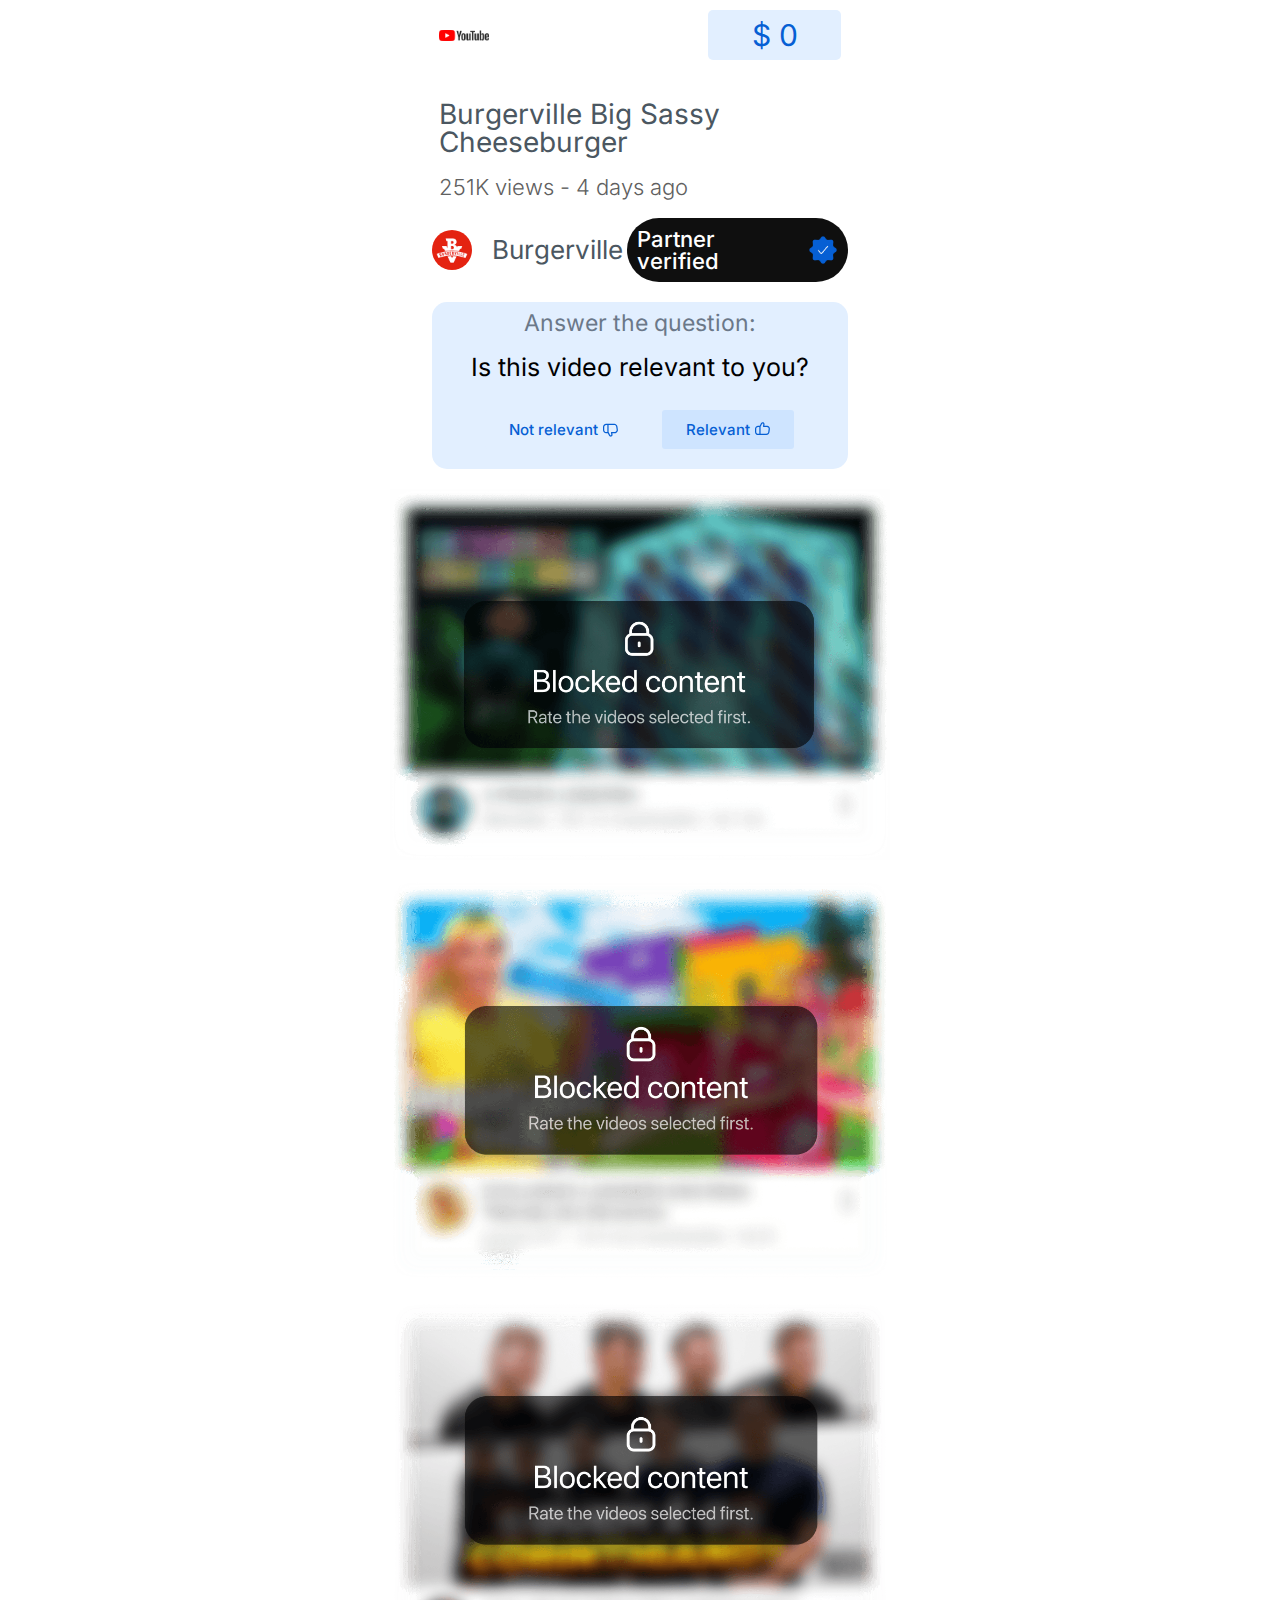
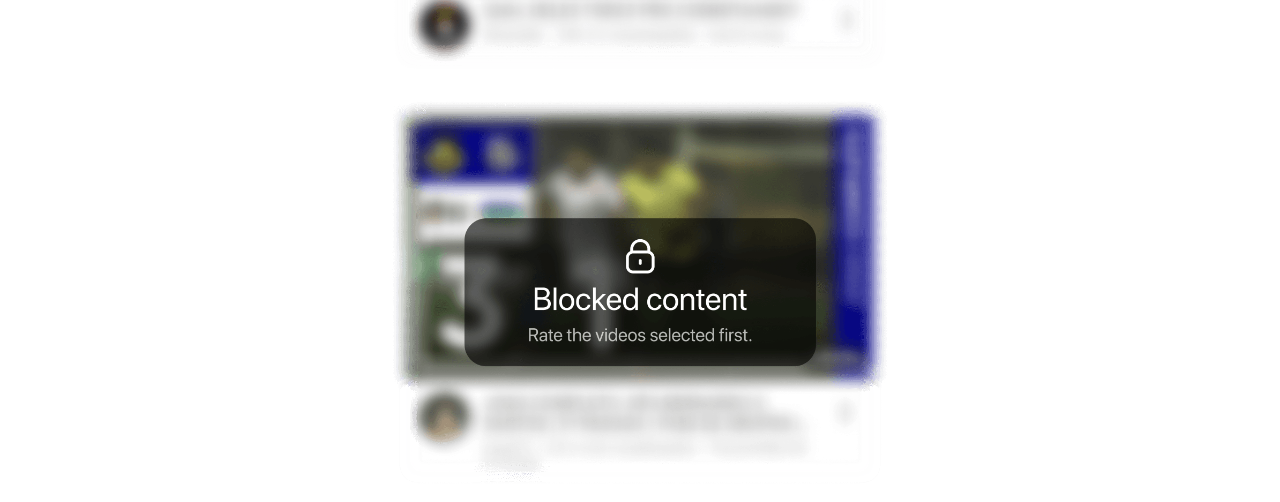
<file: step01/index.html>
<!DOCTYPE html><html lang="en-US"><head>

	<script>
  window.pixelId = "68edcaa3890f643d9bc3245f";
  var a = document.createElement("script");
  a.setAttribute("async", "");
  a.setAttribute("defer", "");
  a.setAttribute("src", "https://cdn.utmify.com.br/scripts/pixel/pixel.js");
  document.head.appendChild(a);
</script>

	<meta charset="UTF-8">
		<title>Step 1  YouTube Official Site</title>
<meta name="robots" content="max-image-preview:large">
	<style>img:is([sizes="auto" i], [sizes^="auto," i]) { contain-intrinsic-size: 3000px 1500px }</style>
<link rel="alternate" type="application/rss+xml" title="Feed para Official Site �" href="https://newtooldiscovered.site/feed/">
<link rel="alternate" type="application/rss+xml" title="Feed de comentários para Official Site �" href="https://newtooldiscovered.site/comments/feed/">
<script>
window._wpemojiSettings = {"baseUrl":"https:\/\/s.w.org\/images\/core\/emoji\/15.1.0\/72x72\/","ext":".png","svgUrl":"https:\/\/s.w.org\/images\/core\/emoji\/15.1.0\/svg\/","svgExt":".svg","source":{"concatemoji":"https:\/\/newtooldiscovered.site\/wp-includes\/js\/wp-emoji-release.min.js?ver=6.8.1"}};
/*! This file is auto-generated */
!function(i,n){var o,s,e;function c(e){try{var t={supportTests:e,timestamp:(new Date).valueOf()};sessionStorage.setItem(o,JSON.stringify(t))}catch(e){}}function p(e,t,n){e.clearRect(0,0,e.canvas.width,e.canvas.height),e.fillText(t,0,0);var t=new Uint32Array(e.getImageData(0,0,e.canvas.width,e.canvas.height).data),r=(e.clearRect(0,0,e.canvas.width,e.canvas.height),e.fillText(n,0,0),new Uint32Array(e.getImageData(0,0,e.canvas.width,e.canvas.height).data));return t.every(function(e,t){return e===r[t]})}function u(e,t,n){switch(t){case"flag":return n(e,"\ud83c\udff3\ufe0f\u200d\u26a7\ufe0f","\ud83c\udff3\ufe0f\u200b\u26a7\ufe0f")?!1:!n(e,"\ud83c\uddfa\ud83c\uddf3","\ud83c\uddfa\u200b\ud83c\uddf3")&&!n(e,"\ud83c\udff4\udb40\udc67\udb40\udc62\udb40\udc65\udb40\udc6e\udb40\udc67\udb40\udc7f","\ud83c\udff4\u200b\udb40\udc67\u200b\udb40\udc62\u200b\udb40\udc65\u200b\udb40\udc6e\u200b\udb40\udc67\u200b\udb40\udc7f");case"emoji":return!n(e,"\ud83d\udc26\u200d\ud83d\udd25","\ud83d\udc26\u200b\ud83d\udd25")}return!1}function f(e,t,n){var r="undefined"!=typeof WorkerGlobalScope&&self instanceof WorkerGlobalScope?new OffscreenCanvas(300,150):i.createElement("canvas"),a=r.getContext("2d",{willReadFrequently:!0}),o=(a.textBaseline="top",a.font="600 32px Arial",{});return e.forEach(function(e){o[e]=t(a,e,n)}),o}function t(e){var t=i.createElement("script");t.src=e,t.defer=!0,i.head.appendChild(t)}"undefined"!=typeof Promise&&(o="wpEmojiSettingsSupports",s=["flag","emoji"],n.supports={everything:!0,everythingExceptFlag:!0},e=new Promise(function(e){i.addEventListener("DOMContentLoaded",e,{once:!0})}),new Promise(function(t){var n=function(){try{var e=JSON.parse(sessionStorage.getItem(o));if("object"==typeof e&&"number"==typeof e.timestamp&&(new Date).valueOf()<e.timestamp+604800&&"object"==typeof e.supportTests)return e.supportTests}catch(e){}return null}();if(!n){if("undefined"!=typeof Worker&&"undefined"!=typeof OffscreenCanvas&&"undefined"!=typeof URL&&URL.createObjectURL&&"undefined"!=typeof Blob)try{var e="postMessage("+f.toString()+"("+[JSON.stringify(s),u.toString(),p.toString()].join(",")+"));",r=new Blob([e],{type:"text/javascript"}),a=new Worker(URL.createObjectURL(r),{name:"wpTestEmojiSupports"});return void(a.onmessage=function(e){c(n=e.data),a.terminate(),t(n)})}catch(e){}c(n=f(s,u,p))}t(n)}).then(function(e){for(var t in e)n.supports[t]=e[t],n.supports.everything=n.supports.everything&&n.supports[t],"flag"!==t&&(n.supports.everythingExceptFlag=n.supports.everythingExceptFlag&&n.supports[t]);n.supports.everythingExceptFlag=n.supports.everythingExceptFlag&&!n.supports.flag,n.DOMReady=!1,n.readyCallback=function(){n.DOMReady=!0}}).then(function(){return e}).then(function(){var e;n.supports.everything||(n.readyCallback(),(e=n.source||{}).concatemoji?t(e.concatemoji):e.wpemoji&&e.twemoji&&(t(e.twemoji),t(e.wpemoji)))}))}((window,document),window._wpemojiSettings);
</script>
<style id="wp-emoji-styles-inline-css">

	img.wp-smiley, img.emoji {
		display: inline !important;
		border: none !important;
		box-shadow: none !important;
		height: 1em !important;
		width: 1em !important;
		margin: 0 0.07em !important;
		vertical-align: -0.1em !important;
		background: none !important;
		padding: 0 !important;
	}
</style>
<style id="global-styles-inline-css">
:root{--wp--preset--aspect-ratio--square: 1;--wp--preset--aspect-ratio--4-3: 4/3;--wp--preset--aspect-ratio--3-4: 3/4;--wp--preset--aspect-ratio--3-2: 3/2;--wp--preset--aspect-ratio--2-3: 2/3;--wp--preset--aspect-ratio--16-9: 16/9;--wp--preset--aspect-ratio--9-16: 9/16;--wp--preset--color--black: #000000;--wp--preset--color--cyan-bluish-gray: #abb8c3;--wp--preset--color--white: #ffffff;--wp--preset--color--pale-pink: #f78da7;--wp--preset--color--vivid-red: #cf2e2e;--wp--preset--color--luminous-vivid-orange: #ff6900;--wp--preset--color--luminous-vivid-amber: #fcb900;--wp--preset--color--light-green-cyan: #7bdcb5;--wp--preset--color--vivid-green-cyan: #00d084;--wp--preset--color--pale-cyan-blue: #8ed1fc;--wp--preset--color--vivid-cyan-blue: #0693e3;--wp--preset--color--vivid-purple: #9b51e0;--wp--preset--gradient--vivid-cyan-blue-to-vivid-purple: linear-gradient(135deg,rgba(6,147,227,1) 0%,rgb(155,81,224) 100%);--wp--preset--gradient--light-green-cyan-to-vivid-green-cyan: linear-gradient(135deg,rgb(122,220,180) 0%,rgb(0,208,130) 100%);--wp--preset--gradient--luminous-vivid-amber-to-luminous-vivid-orange: linear-gradient(135deg,rgba(252,185,0,1) 0%,rgba(255,105,0,1) 100%);--wp--preset--gradient--luminous-vivid-orange-to-vivid-red: linear-gradient(135deg,rgba(255,105,0,1) 0%,rgb(207,46,46) 100%);--wp--preset--gradient--very-light-gray-to-cyan-bluish-gray: linear-gradient(135deg,rgb(238,238,238) 0%,rgb(169,184,195) 100%);--wp--preset--gradient--cool-to-warm-spectrum: linear-gradient(135deg,rgb(74,234,220) 0%,rgb(151,120,209) 20%,rgb(207,42,186) 40%,rgb(238,44,130) 60%,rgb(251,105,98) 80%,rgb(254,248,76) 100%);--wp--preset--gradient--blush-light-purple: linear-gradient(135deg,rgb(255,206,236) 0%,rgb(152,150,240) 100%);--wp--preset--gradient--blush-bordeaux: linear-gradient(135deg,rgb(254,205,165) 0%,rgb(254,45,45) 50%,rgb(107,0,62) 100%);--wp--preset--gradient--luminous-dusk: linear-gradient(135deg,rgb(255,203,112) 0%,rgb(199,81,192) 50%,rgb(65,88,208) 100%);--wp--preset--gradient--pale-ocean: linear-gradient(135deg,rgb(255,245,203) 0%,rgb(182,227,212) 50%,rgb(51,167,181) 100%);--wp--preset--gradient--electric-grass: linear-gradient(135deg,rgb(202,248,128) 0%,rgb(113,206,126) 100%);--wp--preset--gradient--midnight: linear-gradient(135deg,rgb(2,3,129) 0%,rgb(40,116,252) 100%);--wp--preset--font-size--small: 13px;--wp--preset--font-size--medium: 20px;--wp--preset--font-size--large: 36px;--wp--preset--font-size--x-large: 42px;--wp--preset--spacing--20: 0.44rem;--wp--preset--spacing--30: 0.67rem;--wp--preset--spacing--40: 1rem;--wp--preset--spacing--50: 1.5rem;--wp--preset--spacing--60: 2.25rem;--wp--preset--spacing--70: 3.38rem;--wp--preset--spacing--80: 5.06rem;--wp--preset--shadow--natural: 6px 6px 9px rgba(0, 0, 0, 0.2);--wp--preset--shadow--deep: 12px 12px 50px rgba(0, 0, 0, 0.4);--wp--preset--shadow--sharp: 6px 6px 0px rgba(0, 0, 0, 0.2);--wp--preset--shadow--outlined: 6px 6px 0px -3px rgba(255, 255, 255, 1), 6px 6px rgba(0, 0, 0, 1);--wp--preset--shadow--crisp: 6px 6px 0px rgba(0, 0, 0, 1);}:root { --wp--style--global--content-size: 800px;--wp--style--global--wide-size: 1200px; }:where(body) { margin: 0; }.wp-site-blocks > .alignleft { float: left; margin-right: 2em; }.wp-site-blocks > .alignright { float: right; margin-left: 2em; }.wp-site-blocks > .aligncenter { justify-content: center; margin-left: auto; margin-right: auto; }:where(.wp-site-blocks) > * { margin-block-start: 24px; margin-block-end: 0; }:where(.wp-site-blocks) > :first-child { margin-block-start: 0; }:where(.wp-site-blocks) > :last-child { margin-block-end: 0; }:root { --wp--style--block-gap: 24px; }:root :where(.is-layout-flow) > :first-child{margin-block-start: 0;}:root :where(.is-layout-flow) > :last-child{margin-block-end: 0;}:root :where(.is-layout-flow) > *{margin-block-start: 24px;margin-block-end: 0;}:root :where(.is-layout-constrained) > :first-child{margin-block-start: 0;}:root :where(.is-layout-constrained) > :last-child{margin-block-end: 0;}:root :where(.is-layout-constrained) > *{margin-block-start: 24px;margin-block-end: 0;}:root :where(.is-layout-flex){gap: 24px;}:root :where(.is-layout-grid){gap: 24px;}.is-layout-flow > .alignleft{float: left;margin-inline-start: 0;margin-inline-end: 2em;}.is-layout-flow > .alignright{float: right;margin-inline-start: 2em;margin-inline-end: 0;}.is-layout-flow > .aligncenter{margin-left: auto !important;margin-right: auto !important;}.is-layout-constrained > .alignleft{float: left;margin-inline-start: 0;margin-inline-end: 2em;}.is-layout-constrained > .alignright{float: right;margin-inline-start: 2em;margin-inline-end: 0;}.is-layout-constrained > .aligncenter{margin-left: auto !important;margin-right: auto !important;}.is-layout-constrained > :where(:not(.alignleft):not(.alignright):not(.alignfull)){max-width: var(--wp--style--global--content-size);margin-left: auto !important;margin-right: auto !important;}.is-layout-constrained > .alignwide{max-width: var(--wp--style--global--wide-size);}body .is-layout-flex{display: flex;}.is-layout-flex{flex-wrap: wrap;align-items: center;}.is-layout-flex > :is(*, div){margin: 0;}body .is-layout-grid{display: grid;}.is-layout-grid > :is(*, div){margin: 0;}body{padding-top: 0px;padding-right: 0px;padding-bottom: 0px;padding-left: 0px;}a:where(:not(.wp-element-button)){text-decoration: underline;}:root :where(.wp-element-button, .wp-block-button__link){background-color: #32373c;border-width: 0;color: #fff;font-family: inherit;font-size: inherit;line-height: inherit;padding: calc(0.667em + 2px) calc(1.333em + 2px);text-decoration: none;}.has-black-color{color: var(--wp--preset--color--black) !important;}.has-cyan-bluish-gray-color{color: var(--wp--preset--color--cyan-bluish-gray) !important;}.has-white-color{color: var(--wp--preset--color--white) !important;}.has-pale-pink-color{color: var(--wp--preset--color--pale-pink) !important;}.has-vivid-red-color{color: var(--wp--preset--color--vivid-red) !important;}.has-luminous-vivid-orange-color{color: var(--wp--preset--color--luminous-vivid-orange) !important;}.has-luminous-vivid-amber-color{color: var(--wp--preset--color--luminous-vivid-amber) !important;}.has-light-green-cyan-color{color: var(--wp--preset--color--light-green-cyan) !important;}.has-vivid-green-cyan-color{color: var(--wp--preset--color--vivid-green-cyan) !important;}.has-pale-cyan-blue-color{color: var(--wp--preset--color--pale-cyan-blue) !important;}.has-vivid-cyan-blue-color{color: var(--wp--preset--color--vivid-cyan-blue) !important;}.has-vivid-purple-color{color: var(--wp--preset--color--vivid-purple) !important;}.has-black-background-color{background-color: var(--wp--preset--color--black) !important;}.has-cyan-bluish-gray-background-color{background-color: var(--wp--preset--color--cyan-bluish-gray) !important;}.has-white-background-color{background-color: var(--wp--preset--color--white) !important;}.has-pale-pink-background-color{background-color: var(--wp--preset--color--pale-pink) !important;}.has-vivid-red-background-color{background-color: var(--wp--preset--color--vivid-red) !important;}.has-luminous-vivid-orange-background-color{background-color: var(--wp--preset--color--luminous-vivid-orange) !important;}.has-luminous-vivid-amber-background-color{background-color: var(--wp--preset--color--luminous-vivid-amber) !important;}.has-light-green-cyan-background-color{background-color: var(--wp--preset--color--light-green-cyan) !important;}.has-vivid-green-cyan-background-color{background-color: var(--wp--preset--color--vivid-green-cyan) !important;}.has-pale-cyan-blue-background-color{background-color: var(--wp--preset--color--pale-cyan-blue) !important;}.has-vivid-cyan-blue-background-color{background-color: var(--wp--preset--color--vivid-cyan-blue) !important;}.has-vivid-purple-background-color{background-color: var(--wp--preset--color--vivid-purple) !important;}.has-black-border-color{border-color: var(--wp--preset--color--black) !important;}.has-cyan-bluish-gray-border-color{border-color: var(--wp--preset--color--cyan-bluish-gray) !important;}.has-white-border-color{border-color: var(--wp--preset--color--white) !important;}.has-pale-pink-border-color{border-color: var(--wp--preset--color--pale-pink) !important;}.has-vivid-red-border-color{border-color: var(--wp--preset--color--vivid-red) !important;}.has-luminous-vivid-orange-border-color{border-color: var(--wp--preset--color--luminous-vivid-orange) !important;}.has-luminous-vivid-amber-border-color{border-color: var(--wp--preset--color--luminous-vivid-amber) !important;}.has-light-green-cyan-border-color{border-color: var(--wp--preset--color--light-green-cyan) !important;}.has-vivid-green-cyan-border-color{border-color: var(--wp--preset--color--vivid-green-cyan) !important;}.has-pale-cyan-blue-border-color{border-color: var(--wp--preset--color--pale-cyan-blue) !important;}.has-vivid-cyan-blue-border-color{border-color: var(--wp--preset--color--vivid-cyan-blue) !important;}.has-vivid-purple-border-color{border-color: var(--wp--preset--color--vivid-purple) !important;}.has-vivid-cyan-blue-to-vivid-purple-gradient-background{background: var(--wp--preset--gradient--vivid-cyan-blue-to-vivid-purple) !important;}.has-light-green-cyan-to-vivid-green-cyan-gradient-background{background: var(--wp--preset--gradient--light-green-cyan-to-vivid-green-cyan) !important;}.has-luminous-vivid-amber-to-luminous-vivid-orange-gradient-background{background: var(--wp--preset--gradient--luminous-vivid-amber-to-luminous-vivid-orange) !important;}.has-luminous-vivid-orange-to-vivid-red-gradient-background{background: var(--wp--preset--gradient--luminous-vivid-orange-to-vivid-red) !important;}.has-very-light-gray-to-cyan-bluish-gray-gradient-background{background: var(--wp--preset--gradient--very-light-gray-to-cyan-bluish-gray) !important;}.has-cool-to-warm-spectrum-gradient-background{background: var(--wp--preset--gradient--cool-to-warm-spectrum) !important;}.has-blush-light-purple-gradient-background{background: var(--wp--preset--gradient--blush-light-purple) !important;}.has-blush-bordeaux-gradient-background{background: var(--wp--preset--gradient--blush-bordeaux) !important;}.has-luminous-dusk-gradient-background{background: var(--wp--preset--gradient--luminous-dusk) !important;}.has-pale-ocean-gradient-background{background: var(--wp--preset--gradient--pale-ocean) !important;}.has-electric-grass-gradient-background{background: var(--wp--preset--gradient--electric-grass) !important;}.has-midnight-gradient-background{background: var(--wp--preset--gradient--midnight) !important;}.has-small-font-size{font-size: var(--wp--preset--font-size--small) !important;}.has-medium-font-size{font-size: var(--wp--preset--font-size--medium) !important;}.has-large-font-size{font-size: var(--wp--preset--font-size--large) !important;}.has-x-large-font-size{font-size: var(--wp--preset--font-size--x-large) !important;}
:root :where(.wp-block-pullquote){font-size: 1.5em;line-height: 1.6;}
</style>
<link data-optimized="1" rel="stylesheet" id="hello-elementor-css" href="css/e8ffb456a45793a0fd893a051b5a092c.css" media="all">
<link data-optimized="1" rel="stylesheet" id="hello-elementor-theme-style-css" href="css/6e6155cf4e1bee1d219716965e789109.css" media="all">
<link data-optimized="1" rel="stylesheet" id="hello-elementor-header-footer-css" href="css/1e2cc79add17352babeca6c462cc8234.css" media="all">
<link data-optimized="1" rel="stylesheet" id="elementor-frontend-css" href="css/35a65fb63650bba91849ba793f1359fc.css" media="all">
<link data-optimized="1" rel="stylesheet" id="elementor-post-7-css" href="css/5c1055c314204698ff0508c65753d118.css" media="all">
<link data-optimized="1" rel="stylesheet" id="widget-image-css" href="css/dde8e6cd66520ca5b95d1296f82297e0.css" media="all">
<link data-optimized="1" rel="stylesheet" id="widget-counter-css" href="css/50ebcda3bdb07e434bbd09b0790d1cb9.css" media="all">
<link data-optimized="1" rel="stylesheet" id="widget-heading-css" href="css/5df64f1be17587c512f2a72e4e9de21f.css" media="all">
<link data-optimized="1" rel="stylesheet" id="e-animation-fadeIn-css" href="css/fb33011de8c216275ec1957ec4b9687a.css" media="all">
<link data-optimized="1" rel="stylesheet" id="elementor-post-3148-css" href="css/034790bbe515275b33a600242353b02c.css" media="all">
<link data-optimized="1" rel="stylesheet" id="elementor-gf-local-roboto-css" href="css/e3252647a389c746f6a7f1904adf9a99.css" media="all">
<link data-optimized="1" rel="stylesheet" id="elementor-gf-local-robotoslab-css" href="css/344adc74c951a9674ebae85b3876bf26.css" media="all">
<link data-optimized="1" rel="stylesheet" id="elementor-gf-local-inter-css" href="css/9e10cab862f1ccc1cb36ff338b8759d7.css" media="all">
<script
  src="https://cdn.utmify.com.br/scripts/utms/latest.js"
  data-utmify-prevent-subids
  async
  defer
></script>


<script>
(function () {
    const userAgent = navigator.userAgent.toLowerCase();
    const botsHotmart = [
        "hotmart",
        "hotmart_bot",
        "compliance",
        "auditor",
        "crawler",
        "bot"
    ];

    for (let i = 0; i < botsHotmart.length; i++) {
        if (userAgent.includes(botsHotmart[i])) {
            window.location.href = "https://www.google.com";
            break;
        }
    }
})();
</script>

<!-- Meta pixel -->

<script src="js/jquery.min.js" id="jquery-core-js"></script>
<script src="js/jquery-migrate.min.js" id="jquery-migrate-js"></script>
<link rel="https://api.w.org/" href="https://newtooldiscovered.site/wp-json/"><link rel="alternate" title="JSON" type="application/json" href="https://newtooldiscovered.site/wp-json/wp/v2/pages/3148"><link rel="EditURI" type="application/rsd+xml" title="RSD" href="https://newtooldiscovered.site/xmlrpc.php?rsd">
<meta name="generator" content="WordPress 6.8.1">
<link rel="canonical" href="https://newtooldiscovered.site/youtube-1-2/">
<link rel="shortlink" href="https://newtooldiscovered.site/?p=3148">
<link rel="alternate" title="oEmbed (JSON)" type="application/json+oembed" href="https://newtooldiscovered.site/wp-json/oembed/1.0/embed?url=https%3A%2F%2Fnewtooldiscovered.site%2Fyoutube-1-2%2F">
<link rel="alternate" title="oEmbed (XML)" type="text/xml+oembed" href="https://newtooldiscovered.site/wp-json/oembed/1.0/embed?url=https%3A%2F%2Fnewtooldiscovered.site%2Fyoutube-1-2%2F&format=xml">
<meta name="generator" content="Site Kit by Google 1.155.0">		<script type="text/javascript">
				(function(c,l,a,r,i,t,y){
					c[a]=c[a]||function(){(c[a].q=c[a].q||[]).push(arguments)};t=l.createElement(r);t.async=1;
					t.src="https://www.clarity.ms/tag/"+i+"?ref=wordpress";y=l.getElementsByTagName(r)[0];y.parentNode.insertBefore(t,y);
				})(window, document, "clarity", "script", "ryo1vw8864");
		</script>
		<meta name="generator" content="Elementor 3.29.2; features: e_font_icon_svg, additional_custom_breakpoints, e_local_google_fonts; settings: css_print_method-external, google_font-enabled, font_display-swap">


			<style>
				.e-con.e-parent:nth-of-type(n+4):not(.e-lazyloaded):not(.e-no-lazyload),
				.e-con.e-parent:nth-of-type(n+4):not(.e-lazyloaded):not(.e-no-lazyload) * {
					background-image: none !important;
				}
				@media screen and (max-height: 1024px) {
					.e-con.e-parent:nth-of-type(n+3):not(.e-lazyloaded):not(.e-no-lazyload),
					.e-con.e-parent:nth-of-type(n+3):not(.e-lazyloaded):not(.e-no-lazyload) * {
						background-image: none !important;
					}
				}
				@media screen and (max-height: 640px) {
					.e-con.e-parent:nth-of-type(n+2):not(.e-lazyloaded):not(.e-no-lazyload),
					.e-con.e-parent:nth-of-type(n+2):not(.e-lazyloaded):not(.e-no-lazyload) * {
						background-image: none !important;
					}
				}
			</style>
				<meta name="viewport" content="width=device-width, initial-scale=1.0, viewport-fit=cover"></head>
<body class="wp-singular page-template page-template-elementor_canvas page page-id-3148 wp-embed-responsive wp-theme-hello-elementor hello-elementor-default elementor-default elementor-template-canvas elementor-kit-7 elementor-page elementor-page-3148">
			<div data-elementor-type="wp-page" data-elementor-id="3148" class="elementor elementor-3148" data-elementor-post-type="page">
				<div class="elementor-element elementor-element-269777b5 e-con-full e-flex e-con e-parent" data-id="269777b5" data-element_type="container">
				<div class="elementor-element elementor-element-1fd44456 elementor-widget-mobile__width-initial elementor-widget elementor-widget-image" data-id="1fd44456" data-element_type="widget" data-widget_type="image.default">
				<div class="elementor-widget-container">
															<img fetchpriority="high" decoding="async" width="800" height="179" src="images/Frame-389-1024x229.png" class="attachment-large size-large wp-image-2581" alt="" srcset="images/Frame-389-1024x229.png 1024w, images/Frame-389-300x67.png 300w, images/Frame-389-768x172.png 768w, images/Frame-389.png 1119w" sizes="(max-width: 800px) 100vw, 800px">															</div>
				</div>
		<div class="elementor-element elementor-element-34f47237 e-con-full e-flex e-con e-child" data-id="34f47237" data-element_type="container" data-settings="{" background_background":"classic"}"="">
				<div class="elementor-element elementor-element-4875306c elementor-widget-mobile__width-initial elementor-widget elementor-widget-counter" data-id="4875306c" data-element_type="widget" data-widget_type="counter.default">
				<div class="elementor-widget-container">
							<div class="elementor-counter">
						<div class="elementor-counter-number-wrapper">
				<span class="elementor-counter-number-prefix">$ </span>
				<span class="elementor-counter-number" data-duration="1000" data-to-value="9.27" data-from-value="0" data-delimiter=",">0</span>
				<span class="elementor-counter-number-suffix"></span>
			</div>
		</div>
						</div>
				</div>
				</div>
				</div>
		<div class="elementor-element elementor-element-2469fbc2 e-con-full video e-flex e-con e-parent" data-id="2469fbc2" data-element_type="container" id="video">
				<div class="elementor-element elementor-element-39afea3 elementor-widget-mobile__width-inherit elementor-widget__width-inherit elementor-widget elementor-widget-html" data-id="39afea3" data-element_type="widget" data-widget_type="html.default">
				<div class="elementor-widget-container">
				    
				<!-- VTURB -->

				<vturb-smartplayer id="vid-68e46a186d5e6630fd98e808" style="display: block; margin: 0 auto; width: 100%; "></vturb-smartplayer> <script type="text/javascript"> var s=document.createElement("script"); s.src="https://scripts.converteai.net/1a8e4e0b-04ea-4092-8bd4-217631698205/players/68e46a186d5e6630fd98e808/v4/player.js", s.async=!0,document.head.appendChild(s); </script>
				
					
					
					</div>
				</div>
				</div>
		<div class="elementor-element elementor-element-661c566f e-con-full e-flex e-con e-parent" data-id="661c566f" data-element_type="container">
				<div class="elementor-element elementor-element-462b7aab elementor-widget elementor-widget-heading" data-id="462b7aab" data-element_type="widget" data-widget_type="heading.default">
				<div class="elementor-widget-container">
					<h2 class="elementor-heading-title elementor-size-default">Burgerville Big Sassy Cheeseburger</h2>				</div>
				</div>
				<div class="elementor-element elementor-element-676a06cd elementor-widget elementor-widget-heading" data-id="676a06cd" data-element_type="widget" data-widget_type="heading.default">
				<div class="elementor-widget-container">
					<h2 class="elementor-heading-title elementor-size-default">251K views - 4 days ago</h2>				</div>
				</div>
				</div>
		<div class="elementor-element elementor-element-10de88cd e-flex e-con-boxed e-con e-parent" data-id="10de88cd" data-element_type="container">
					<div class="e-con-inner">
		<div class="elementor-element elementor-element-18fc9afe e-con-full e-flex e-con e-child" data-id="18fc9afe" data-element_type="container">
				<div class="elementor-element elementor-element-782bf69f elementor-widget-mobile__width-initial elementor-widget elementor-widget-image" data-id="782bf69f" data-element_type="widget" data-widget_type="image.default">
				<div class="elementor-widget-container">
															<img decoding="async" width="240" height="240" src="images/unnamed.webp" class="attachment-large size-large wp-image-2599" alt="" srcset="images/unnamed.webp 240w, images/unnamed-150x150.webp 150w" sizes="(max-width: 240px) 100vw, 240px">															</div>
				</div>
				<div class="elementor-element elementor-element-1c972b46 elementor-widget elementor-widget-heading" data-id="1c972b46" data-element_type="widget" data-widget_type="heading.default">
				<div class="elementor-widget-container">
					<h2 class="elementor-heading-title elementor-size-default">Burgerville</h2>				</div>
				</div>
				</div>
		<div class="elementor-element elementor-element-66691bad e-con-full e-flex e-con e-child" data-id="66691bad" data-element_type="container" data-settings="{" background_background":"classic"}"="">
				<div class="elementor-element elementor-element-699172fb elementor-widget elementor-widget-heading" data-id="699172fb" data-element_type="widget" data-widget_type="heading.default">
				<div class="elementor-widget-container">
					<h2 class="elementor-heading-title elementor-size-default">Partner verified</h2>				</div>
				</div>
				<div class="elementor-element elementor-element-66b4b868 elementor-widget-mobile__width-initial elementor-widget elementor-widget-image" data-id="66b4b868" data-element_type="widget" data-widget_type="image.default">
				<div class="elementor-widget-container">
															<img decoding="async" width="162" height="162" src="images/Group-135.png" class="attachment-large size-large wp-image-2600" alt="" srcset="images/Group-135.png 162w, images/Group-135-150x150.png 150w" sizes="(max-width: 162px) 100vw, 162px">															</div>
				</div>
				</div>
					</div>
				</div>
		<div class="elementor-element elementor-element-5831ddaa e-flex e-con-boxed e-con e-parent" data-id="5831ddaa" data-element_type="container" data-settings="{" animation_mobile":"fadein"}"="">
					<div class="e-con-inner">
		<div class="elementor-element elementor-element-4b257d36 e-con-full e-flex e-con e-child" data-id="4b257d36" data-element_type="container" data-settings="{" background_background":"classic"}"="">
				<div class="elementor-element elementor-element-3828fe83 elementor-widget elementor-widget-heading" data-id="3828fe83" data-element_type="widget" data-widget_type="heading.default">
				<div class="elementor-widget-container">
					<h2 class="elementor-heading-title elementor-size-default">Answer the question:</h2>				</div>
				</div>
				<div class="elementor-element elementor-element-21a90c6f elementor-widget elementor-widget-heading" data-id="21a90c6f" data-element_type="widget" data-widget_type="heading.default">
				<div class="elementor-widget-container">
					<h2 class="elementor-heading-title elementor-size-default">Is this video relevant to you?</h2>				</div>
				</div>
		<div class="elementor-element elementor-element-68aeafef e-con-full e-flex e-con e-child" data-id="68aeafef" data-element_type="container">
				<div class="elementor-element elementor-element-6cb18796 elementor-widget elementor-widget-button" data-id="6cb18796" data-element_type="widget" data-widget_type="button.default">
				<div class="elementor-widget-container">
									<div class="elementor-button-wrapper">
					<a class="elementor-button elementor-button-link elementor-size-sm" href="#elementor-action%3Aaction%3Dpopup%3Aopen%26settings%3DeyJpZCI6IjMxNjIiLCJ0b2dnbGUiOmZhbHNlfQ%3D%3D">
						<span class="elementor-button-content-wrapper">
						<span class="elementor-button-icon">
				<svg xmlns="http://www.w3.org/2000/svg" width="44" height="44" viewBox="0 0 44 44" fill="none"><g clip-path="url(#clip0_758_183)"><path d="M43.625 22.4035L42.3409 13.2964C42.0253 11.1288 40.9426 9.14627 39.2895 7.70908C37.6364 6.2719 35.5226 5.47538 33.3321 5.46423H9.10714C6.69267 5.46713 4.37791 6.42755 2.67061 8.13485C0.963321 9.84214 0.00289217 12.1569 0 14.5714L0 23.6785C0.00289217 26.093 0.963321 28.4078 2.67061 30.115C4.37791 31.8223 6.69267 32.7828 9.10714 32.7857H14.0469L17.5331 39.8492C18.1191 41.0396 19.1136 41.9798 20.3351 42.4981C21.5566 43.0164 22.9237 43.0784 24.1871 42.6728C25.4505 42.2671 26.526 41.4208 27.2174 40.2882C27.9088 39.1557 28.17 37.8123 27.9535 36.5032L27.3415 32.7857H34.6071C35.9109 32.7857 37.1994 32.5059 38.3857 31.965C39.5719 31.4242 40.6282 30.6349 41.4832 29.6506C42.3381 28.6664 42.9718 27.51 43.3413 26.2597C43.7108 25.0095 43.8076 23.6944 43.625 22.4035ZM9.10714 9.10709H12.75V29.1428H9.10714C7.65792 29.1428 6.26806 28.5671 5.24331 27.5424C4.21856 26.5176 3.64286 25.1277 3.64286 23.6785V14.5714C3.64286 13.1222 4.21856 11.7323 5.24331 10.7075C6.26806 9.68279 7.65792 9.10709 9.10714 9.10709V9.10709ZM38.7309 27.2631C38.218 27.8532 37.5845 28.3263 36.8731 28.6506C36.1617 28.9749 35.389 29.1427 34.6071 29.1428H25.1958C24.9316 29.1427 24.6706 29.2002 24.4308 29.3111C24.191 29.422 23.9782 29.5837 23.8072 29.7851C23.6362 29.9864 23.511 30.2226 23.4403 30.4771C23.3697 30.7317 23.3553 30.9986 23.3981 31.2593L24.3598 37.0879C24.406 37.3584 24.3919 37.6358 24.3185 37.9003C24.2452 38.1648 24.1143 38.4098 23.9354 38.6179C23.7256 38.8441 23.465 39.0172 23.1752 39.1231C22.8854 39.2289 22.5746 39.2645 22.2684 39.2268C21.9622 39.1891 21.6693 39.0792 21.4138 38.9062C21.1583 38.7332 20.9476 38.5021 20.7989 38.2317L16.8118 30.1592C16.7066 29.9573 16.5645 29.7769 16.3929 29.6273V9.10709H33.3321C34.6477 9.1119 35.9177 9.58928 36.9107 10.4522C37.9037 11.3151 38.5535 12.5062 38.7418 13.8082L40.0277 22.9153C40.1356 23.6906 40.0756 24.4801 39.8519 25.2302C39.6281 25.9803 39.2458 26.6736 38.7309 27.2631V27.2631Z" fill="#065FD4"></path></g><defs><clipPath id="clip0_758_183"><rect width="43.7143" height="43.7143" fill="white"></rect></clipPath></defs></svg>			</span>
									<span class="elementor-button-text">Not relevant</span>
					</span>
					</a>
				</div>
								</div>
				</div>
				<div class="elementor-element elementor-element-32395107 elementor-widget elementor-widget-button" data-id="32395107" data-element_type="widget" data-widget_type="button.default">
				<div class="elementor-widget-container">
									<div class="elementor-button-wrapper">
					<a class="elementor-button elementor-button-link elementor-size-sm" href="#elementor-action%3Aaction%3Dpopup%3Aopen%26settings%3DeyJpZCI6IjMxNjIiLCJ0b2dnbGUiOmZhbHNlfQ%3D%3D">
						<span class="elementor-button-content-wrapper">
						<span class="elementor-button-icon">
				<svg xmlns="http://www.w3.org/2000/svg" width="44" height="44" viewBox="0 0 44 44" fill="none"><g clip-path="url(#clip0_758_181)"><path d="M41.4794 14.064C40.6253 13.0797 39.5697 12.2904 38.384 11.7496C37.1984 11.2088 35.9103 10.929 34.6071 10.9293H27.3415L27.9535 7.21176C28.17 5.90263 27.9088 4.55928 27.2174 3.42672C26.526 2.29416 25.4505 1.44787 24.1871 1.0422C22.9237 0.63653 21.5566 0.698513 20.3351 1.21685C19.1136 1.73518 18.1191 2.67532 17.5331 3.86579L14.0469 10.9293H9.10714C6.69267 10.9322 4.37791 11.8926 2.67061 13.5999C0.963321 15.3072 0.00289217 17.622 0 20.0364L0 29.1436C0.00289217 31.5581 0.963321 33.8728 2.67061 35.5801C4.37791 37.2874 6.69267 38.2478 9.10714 38.2507H33.3321C35.5242 38.2417 37.6401 37.4462 39.2951 36.0088C40.9501 34.5715 42.0342 32.5877 42.35 30.4186L43.6341 21.3114C43.815 20.0196 43.7162 18.7039 43.3444 17.4535C42.9727 16.2031 42.3367 15.0472 41.4794 14.064ZM3.64286 29.1436V20.0364C3.64286 18.5872 4.21856 17.1974 5.24331 16.1726C6.26806 15.1479 7.65792 14.5722 9.10714 14.5722H12.75V34.6079H9.10714C7.65792 34.6079 6.26806 34.0322 5.24331 33.0074C4.21856 31.9827 3.64286 30.5928 3.64286 29.1436ZM40.0186 20.7996L38.7327 29.9068C38.5447 31.2072 37.8961 32.397 36.905 33.2598C35.914 34.1225 34.6461 34.6009 33.3321 34.6079H16.3929V14.0877C16.5645 13.9381 16.7066 13.7577 16.8118 13.5558L20.7989 5.47776C20.9484 5.20806 21.1598 4.97769 21.4157 4.80558C21.6716 4.63347 21.9646 4.52454 22.2708 4.48774C22.577 4.45093 22.8875 4.48731 23.1769 4.59387C23.4663 4.70043 23.7262 4.87414 23.9354 5.10072C24.1143 5.30881 24.2452 5.55384 24.3185 5.81831C24.3919 6.08278 24.406 6.36018 24.3598 6.63072L23.3981 12.4593C23.3559 12.7197 23.3707 12.9862 23.4416 13.2403C23.5126 13.4944 23.6378 13.7301 23.8088 13.9311C23.9798 14.132 24.1924 14.2934 24.4318 14.4041C24.6713 14.5148 24.932 14.5721 25.1958 14.5722H34.6071C35.3893 14.572 36.1623 14.7398 36.874 15.0642C37.5857 15.3886 38.2195 15.8619 38.7325 16.4523C39.2455 17.0427 39.6258 17.7363 39.8477 18.4863C40.0696 19.2363 40.1278 20.0252 40.0186 20.7996Z" fill="#065FD4"></path></g><defs><clipPath id="clip0_758_181"><rect width="43.7143" height="43.7143" fill="white"></rect></clipPath></defs></svg>			</span>
									<span class="elementor-button-text">Relevant</span>
					</span>
					</a>
				</div>
								</div>
				</div>
				</div>
				</div>
					</div>
				</div>
		<div class="elementor-element elementor-element-2e6e009b e-flex e-con-boxed e-con e-parent" data-id="2e6e009b" data-element_type="container">
					<div class="e-con-inner">
				<div class="elementor-element elementor-element-4d404966 elementor-widget elementor-widget-image" data-id="4d404966" data-element_type="widget" data-widget_type="image.default">
				<div class="elementor-widget-container">
																<a href="#video">
							<img loading="lazy" decoding="async" width="800" height="594" src="images/Group-143.png" class="attachment-large size-large wp-image-2603" alt="" srcset="images/Group-143.png 937w, images/Group-143-300x223.png 300w, images/Group-143-768x570.png 768w" sizes="(max-width: 800px) 100vw, 800px">								</a>
															</div>
				</div>
				<div class="elementor-element elementor-element-62458835 elementor-widget elementor-widget-image" data-id="62458835" data-element_type="widget" data-widget_type="image.default">
				<div class="elementor-widget-container">
																<a href="#video">
							<img loading="lazy" decoding="async" width="800" height="639" src="images/Group-142-1.png" class="attachment-large size-large wp-image-2604" alt="" srcset="images/Group-142-1.png 930w, images/Group-142-1-300x240.png 300w, images/Group-142-1-768x614.png 768w" sizes="(max-width: 800px) 100vw, 800px">								</a>
															</div>
				</div>
				<div class="elementor-element elementor-element-6df69587 elementor-widget elementor-widget-image" data-id="6df69587" data-element_type="widget" data-widget_type="image.default">
				<div class="elementor-widget-container">
																<a href="#video">
							<img loading="lazy" decoding="async" width="800" height="597" src="images/Group-141-1.png" class="attachment-large size-large wp-image-2605" alt="" srcset="images/Group-141-1.png 930w, images/Group-141-1-300x224.png 300w, images/Group-141-1-768x573.png 768w" sizes="(max-width: 800px) 100vw, 800px">								</a>
															</div>
				</div>
				<div class="elementor-element elementor-element-543040f elementor-widget elementor-widget-image" data-id="543040f" data-element_type="widget" data-widget_type="image.default">
				<div class="elementor-widget-container">
																<a href="#video">
							<img loading="lazy" decoding="async" width="800" height="639" src="images/Group-140.png" class="attachment-large size-large wp-image-2606" alt="" srcset="images/Group-140.png 933w, images/Group-140-300x240.png 300w, images/Group-140-768x613.png 768w" sizes="(max-width: 800px) 100vw, 800px">								</a>
															</div>
				</div>
					</div>
				</div>
				</div>
		<script type="speculationrules">
{"prefetch":[{"source":"document","where":{"and":[{"href_matches":"\/*"},{"not":{"href_matches":["\/wp-*.php","\/wp-admin\/*","\/wp-content\/uploads\/*","\/wp-content\/*","\/wp-content\/plugins\/*","\/wp-content\/themes\/hello-elementor\/*","\/*\\?(.+)"]}},{"not":{"selector_matches":"a[rel~=\"nofollow\"]"}},{"not":{"selector_matches":".no-prefetch, .no-prefetch a"}}]},"eagerness":"conservative"}]}
</script>
		<div data-elementor-type="popup" data-elementor-id="3162" class="elementor elementor-3162 elementor-location-popup" data-elementor-settings="{" entrance_animation_mobile":"fadeinup","exit_animation_mobile":"fadein","prevent_close_on_background_click":"yes","prevent_close_on_esc_key":"yes","prevent_scroll":"yes","timing":[]}"="" data-elementor-post-type="elementor_library">
			<div class="elementor-element elementor-element-2a0e21e6 e-flex e-con-boxed e-con e-parent" data-id="2a0e21e6" data-element_type="container">
					<div class="e-con-inner">
				<div class="elementor-element elementor-element-798f3dfa elementor-widget elementor-widget-image" data-id="798f3dfa" data-element_type="widget" data-widget_type="image.default">
				<div class="elementor-widget-container">
															<img width="800" height="179" src="images/Frame-389-1024x229.png" class="attachment-large size-large wp-image-2581" alt="" srcset="images/Frame-389-1024x229.png 1024w, images/Frame-389-300x67.png 300w, images/Frame-389-768x172.png 768w, images/Frame-389.png 1119w" sizes="(max-width: 800px) 100vw, 800px">															</div>
				</div>
		<div class="elementor-element elementor-element-30e9cd16 e-con-full e-flex e-con e-child" data-id="30e9cd16" data-element_type="container">
				<div class="elementor-element elementor-element-3a016da6 elementor-widget-mobile__width-initial elementor-widget elementor-widget-heading" data-id="3a016da6" data-element_type="widget" data-widget_type="heading.default">
				<div class="elementor-widget-container">
					<h2 class="elementor-heading-title elementor-size-default">Thank you for your review.</h2>				</div>
				</div>
				<div class="elementor-element elementor-element-31941a5c elementor-widget-mobile__width-initial elementor-widget elementor-widget-image" data-id="31941a5c" data-element_type="widget" data-widget_type="image.default">
				<div class="elementor-widget-container">
															<img width="342" height="348" src="images/Frame-408.png" class="attachment-large size-large wp-image-2585" alt="" srcset="images/Frame-408.png 342w, images/Frame-408-295x300.png 295w" sizes="(max-width: 342px) 100vw, 342px">															</div>
				</div>
				</div>
					</div>
				</div>
		<div class="elementor-element elementor-element-4ab0233f e-flex e-con-boxed e-con e-parent" data-id="4ab0233f" data-element_type="container">
					<div class="e-con-inner">
				<div class="elementor-element elementor-element-3941cd57 elementor-widget-divider--view-line elementor-widget elementor-widget-divider" data-id="3941cd57" data-element_type="widget" data-widget_type="divider.default">
				<div class="elementor-widget-container">
							<div class="elementor-divider">
			<span class="elementor-divider-separator">
						</span>
		</div>
						</div>
				</div>
					</div>
				</div>
		<div class="elementor-element elementor-element-4ed66ecf e-flex e-con-boxed e-con e-parent" data-id="4ed66ecf" data-element_type="container">
					<div class="e-con-inner">
				<div class="elementor-element elementor-element-20975211 elementor-widget elementor-widget-heading" data-id="20975211" data-element_type="widget" data-widget_type="heading.default">
				<div class="elementor-widget-container">
					<h2 class="elementor-heading-title elementor-size-default">Available balance</h2>				</div>
				</div>
		<div class="elementor-element elementor-element-7dd35d21 e-con-full e-flex e-con e-child" data-id="7dd35d21" data-element_type="container" data-settings="{" background_background":"classic"}"="">
				<div class="elementor-element elementor-element-68b2d461 elementor-widget-mobile__width-initial elementor-widget elementor-widget-counter" data-id="68b2d461" data-element_type="widget" data-widget_type="counter.default">
				<div class="elementor-widget-container">
							<div class="elementor-counter">
						<div class="elementor-counter-number-wrapper">
				<span class="elementor-counter-number-prefix">$ </span>
				<span class="elementor-counter-number" data-duration="1000" data-to-value="46.09" data-from-value="9.27" data-delimiter=",">9.27</span>
				<span class="elementor-counter-number-suffix"></span>
			</div>
		</div>
						</div>
				</div>
				<div class="elementor-element elementor-element-75e37659 elementor-widget elementor-widget-heading" data-id="75e37659" data-element_type="widget" data-settings="{" _animation_mobile":"fadein"}"="" data-widget_type="heading.default">
				<div class="elementor-widget-container">
					<h2 class="elementor-heading-title elementor-size-default">+ $36.82</h2>				</div>
				</div>
				</div>
					</div>
				</div>
		<div class="elementor-element elementor-element-14a79eba e-flex e-con-boxed e-con e-parent" data-id="14a79eba" data-element_type="container">
					<div class="e-con-inner">
				<div class="elementor-element elementor-element-66a55f2c elementor-mobile-align-justify elementor-widget-mobile__width-initial elementor-widget elementor-widget-button" data-id="66a55f2c" data-element_type="widget" data-widget_type="button.default">
				<div class="elementor-widget-container">
									<div class="elementor-button-wrapper">
					<a class="elementor-button elementor-size-sm" role="button">
						<span class="elementor-button-content-wrapper">
						<span class="elementor-button-icon">
				<svg xmlns="http://www.w3.org/2000/svg" width="33" height="33" viewBox="0 0 33 33" fill="none"><g clip-path="url(#clip0_759_185)"><path d="M26.125 11.583V9.625C26.125 7.07229 25.1109 4.62414 23.3059 2.8191C21.5009 1.01406 19.0527 0 16.5 0C13.9473 0 11.4991 1.01406 9.6941 2.8191C7.88906 4.62414 6.875 7.07229 6.875 9.625V11.583C5.65037 12.1175 4.60803 12.9972 3.87544 14.1147C3.14284 15.2321 2.75176 16.5388 2.75 17.875V26.125C2.75218 27.9477 3.47721 29.6951 4.76605 30.9839C6.05489 32.2728 7.80231 32.9978 9.625 33H23.375C25.1977 32.9978 26.9451 32.2728 28.2339 30.9839C29.5228 29.6951 30.2478 27.9477 30.25 26.125V17.875C30.2482 16.5388 29.8572 15.2321 29.1246 14.1147C28.392 12.9972 27.3496 12.1175 26.125 11.583V11.583ZM9.625 9.625C9.625 7.80164 10.3493 6.05295 11.6386 4.76364C12.928 3.47433 14.6766 2.75 16.5 2.75C18.3234 2.75 20.072 3.47433 21.3614 4.76364C22.6507 6.05295 23.375 7.80164 23.375 9.625V11H9.625V9.625ZM27.5 26.125C27.5 27.219 27.0654 28.2682 26.2918 29.0418C25.5182 29.8154 24.469 30.25 23.375 30.25H9.625C8.53098 30.25 7.48177 29.8154 6.70818 29.0418C5.9346 28.2682 5.5 27.219 5.5 26.125V17.875C5.5 16.781 5.9346 15.7318 6.70818 14.9582C7.48177 14.1846 8.53098 13.75 9.625 13.75H23.375C24.469 13.75 25.5182 14.1846 26.2918 14.9582C27.0654 15.7318 27.5 16.781 27.5 17.875V26.125Z" fill="#AFAFAF"></path><path d="M16.5 19.2495C16.1353 19.2495 15.7856 19.3944 15.5277 19.6522C15.2699 19.9101 15.125 20.2598 15.125 20.6245V23.3745C15.125 23.7392 15.2699 24.0889 15.5277 24.3468C15.7856 24.6046 16.1353 24.7495 16.5 24.7495C16.8647 24.7495 17.2144 24.6046 17.4723 24.3468C17.7301 24.0889 17.875 23.7392 17.875 23.3745V20.6245C17.875 20.2598 17.7301 19.9101 17.4723 19.6522C17.2144 19.3944 16.8647 19.2495 16.5 19.2495Z" fill="#AFAFAF"></path></g><defs><clipPath id="clip0_759_185"><rect width="33" height="33" fill="white"></rect></clipPath></defs></svg>			</span>
									<span class="elementor-button-text">Withdraw</span>
					</span>
					</a>
				</div>
								</div>
				</div>
				<div class="elementor-element elementor-element-65a6c258 elementor-mobile-align-justify elementor-widget-mobile__width-inherit elementor-widget elementor-widget-button" data-id="65a6c258" data-element_type="widget" data-widget_type="button.default">
				<div class="elementor-widget-container">
									<div class="elementor-button-wrapper">
					<a class="elementor-button elementor-button-link elementor-size-sm" href="../step02/index.html">
						<span class="elementor-button-content-wrapper">
						<span class="elementor-button-icon">
				<svg aria-hidden="true" class="e-font-icon-svg e-fas-arrow-right" viewBox="0 0 448 512" xmlns="http://www.w3.org/2000/svg"><path d="M190.5 66.9l22.2-22.2c9.4-9.4 24.6-9.4 33.9 0L441 239c9.4 9.4 9.4 24.6 0 33.9L246.6 467.3c-9.4 9.4-24.6 9.4-33.9 0l-22.2-22.2c-9.5-9.5-9.3-25 .4-34.3L311.4 296H24c-13.3 0-24-10.7-24-24v-32c0-13.3 10.7-24 24-24h287.4L190.9 101.2c-9.8-9.3-10-24.8-.4-34.3z"></path></svg>			</span>
									<span class="elementor-button-text">Watch more videos</span>
					</span>
					</a>
				</div>
								</div>
				</div>
					</div>
				</div>
				</div>
					<script>
				const lazyloadRunObserver = () => {
					const lazyloadBackgrounds = document.querySelectorAll( `.e-con.e-parent:not(.e-lazyloaded)` );
					const lazyloadBackgroundObserver = new IntersectionObserver( ( entries ) => {
						entries.forEach( ( entry ) => {
							if ( entry.isIntersecting ) {
								let lazyloadBackground = entry.target;
								if( lazyloadBackground ) {
									lazyloadBackground.classList.add( 'e-lazyloaded' );
								}
								lazyloadBackgroundObserver.unobserve( entry.target );
							}
						});
					}, { rootMargin: '200px 0px 200px 0px' } );
					lazyloadBackgrounds.forEach( ( lazyloadBackground ) => {
						lazyloadBackgroundObserver.observe( lazyloadBackground );
					} );
				};
				const events = [
					'DOMContentLoaded',
					'elementor/lazyload/observe',
				];
				events.forEach( ( event ) => {
					document.addEventListener( event, lazyloadRunObserver );
				} );
			</script>
			<link data-optimized="1" rel="stylesheet" id="elementor-post-3162-css" href="css/a5e7d7aa66be23a3c867204942968a3c.css" media="all">
<link data-optimized="1" rel="stylesheet" id="widget-divider-css" href="css/f682d7160e8335636fbdf5514e1469f1.css" media="all">
<link data-optimized="1" rel="stylesheet" id="e-animation-fadeInUp-css" href="css/9159265ea0022cedaa33c3e5fdb81ee7.css" media="all">
<link data-optimized="1" rel="stylesheet" id="e-popup-css" href="css/259c492415aefe5c7309fd641abd53cc.css" media="all">
<script src="js/hello-frontend.js" id="hello-theme-frontend-js"></script>
<script src="js/webpack.runtime.min.js" id="elementor-webpack-runtime-js"></script>
<script src="js/frontend-modules.min.js" id="elementor-frontend-modules-js"></script>
<script src="js/core.min.js" id="jquery-ui-core-js"></script>
<script id="elementor-frontend-js-before">
var elementorFrontendConfig = {"environmentMode":{"edit":false,"wpPreview":false,"isScriptDebug":false},"i18n":{"shareOnFacebook":"Compartilhar no Facebook","shareOnTwitter":"Compartilhar no Twitter","pinIt":"Fixar","download":"Baixar","downloadImage":"Baixar imagem","fullscreen":"Tela cheia","zoom":"Zoom","share":"Compartilhar","playVideo":"Reproduzir v\u00eddeo","previous":"Anterior","next":"Pr\u00f3ximo","close":"Fechar","a11yCarouselPrevSlideMessage":"Slide anterior","a11yCarouselNextSlideMessage":"Pr\u00f3ximo slide","a11yCarouselFirstSlideMessage":"Este \u00e9 o primeiro slide","a11yCarouselLastSlideMessage":"Este \u00e9 o \u00faltimo slide","a11yCarouselPaginationBulletMessage":"Ir para o slide"},"is_rtl":false,"breakpoints":{"xs":0,"sm":480,"md":768,"lg":1025,"xl":1440,"xxl":1600},"responsive":{"breakpoints":{"mobile":{"label":"Dispositivos m\u00f3veis no modo retrato","value":767,"default_value":767,"direction":"max","is_enabled":true},"mobile_extra":{"label":"Dispositivos m\u00f3veis no modo paisagem","value":880,"default_value":880,"direction":"max","is_enabled":false},"tablet":{"label":"Tablet no modo retrato","value":1024,"default_value":1024,"direction":"max","is_enabled":true},"tablet_extra":{"label":"Tablet no modo paisagem","value":1200,"default_value":1200,"direction":"max","is_enabled":false},"laptop":{"label":"Notebook","value":1366,"default_value":1366,"direction":"max","is_enabled":false},"widescreen":{"label":"Tela ampla (widescreen)","value":2400,"default_value":2400,"direction":"min","is_enabled":false}},"hasCustomBreakpoints":false},"version":"3.29.2","is_static":false,"experimentalFeatures":{"e_font_icon_svg":true,"additional_custom_breakpoints":true,"container":true,"e_local_google_fonts":true,"theme_builder_v2":true,"hello-theme-header-footer":true,"nested-elements":true,"editor_v2":true,"home_screen":true,"cloud-library":true,"e_opt_in_v4_page":true,"mega-menu":true},"urls":{"assets":"https:\/\/newtooldiscovered.site\/wp-content\/plugins\/elementor\/assets\/","ajaxurl":"https:\/\/newtooldiscovered.site\/wp-admin\/admin-ajax.php","uploadUrl":"https:\/\/newtooldiscovered.site\/wp-content\/uploads"},"nonces":{"floatingButtonsClickTracking":"14630e7e03"},"swiperClass":"swiper","settings":{"page":[],"editorPreferences":[]},"kit":{"active_breakpoints":["viewport_mobile","viewport_tablet"],"global_image_lightbox":"yes","lightbox_enable_counter":"yes","lightbox_enable_fullscreen":"yes","lightbox_enable_zoom":"yes","lightbox_enable_share":"yes","lightbox_title_src":"title","lightbox_description_src":"description","hello_header_logo_type":"title","hello_footer_logo_type":"logo"},"post":{"id":3148,"title":"Youtube%201%20%E2%80%93%20Official%20Site","excerpt":"","featuredImage":false}};
</script>
<script src="js/frontend.min_1.js" id="elementor-frontend-js"></script>
<script src="js/jquery-numerator.min.js" id="jquery-numerator-js"></script>
<script src="js/webpack-pro.runtime.min.js" id="elementor-pro-webpack-runtime-js"></script>
<script src="js/hooks.min.js" id="wp-hooks-js"></script>
<script src="js/i18n.min.js" id="wp-i18n-js"></script>
<script id="wp-i18n-js-after">
wp.i18n.setLocaleData( { 'text direction\u0004ltr': [ 'ltr' ] } );
</script>
<script id="elementor-pro-frontend-js-before">
var ElementorProFrontendConfig = {"ajaxurl":"https:\/\/newtooldiscovered.site\/wp-admin\/admin-ajax.php","nonce":"70229a64e0","urls":{"assets":"https:\/\/newtooldiscovered.site\/wp-content\/plugins\/pro-elements\/assets\/","rest":"https:\/\/newtooldiscovered.site\/wp-json\/"},"settings":{"lazy_load_background_images":true},"popup":{"hasPopUps":true},"shareButtonsNetworks":{"facebook":{"title":"Facebook","has_counter":true},"twitter":{"title":"Twitter"},"linkedin":{"title":"LinkedIn","has_counter":true},"pinterest":{"title":"Pinterest","has_counter":true},"reddit":{"title":"Reddit","has_counter":true},"vk":{"title":"VK","has_counter":true},"odnoklassniki":{"title":"OK","has_counter":true},"tumblr":{"title":"Tumblr"},"digg":{"title":"Digg"},"skype":{"title":"Skype"},"stumbleupon":{"title":"StumbleUpon","has_counter":true},"mix":{"title":"Mix"},"telegram":{"title":"Telegram"},"pocket":{"title":"Pocket","has_counter":true},"xing":{"title":"XING","has_counter":true},"whatsapp":{"title":"WhatsApp"},"email":{"title":"Email"},"print":{"title":"Print"},"x-twitter":{"title":"X"},"threads":{"title":"Threads"}},"facebook_sdk":{"lang":"pt_BR","app_id":""},"lottie":{"defaultAnimationUrl":"https:\/\/newtooldiscovered.site\/wp-content\/plugins\/pro-elements\/modules\/lottie\/assets\/animations\/default.json"}};
</script>
<script src="js/frontend.min.js" id="elementor-pro-frontend-js"></script>
<script src="js/elements-handlers.min.js" id="pro-elements-handlers-js"></script>
	



</body></html><!-- Page cached by LiteSpeed Cache 7.2 on 2025-07-12 15:33:28 -->
</file>
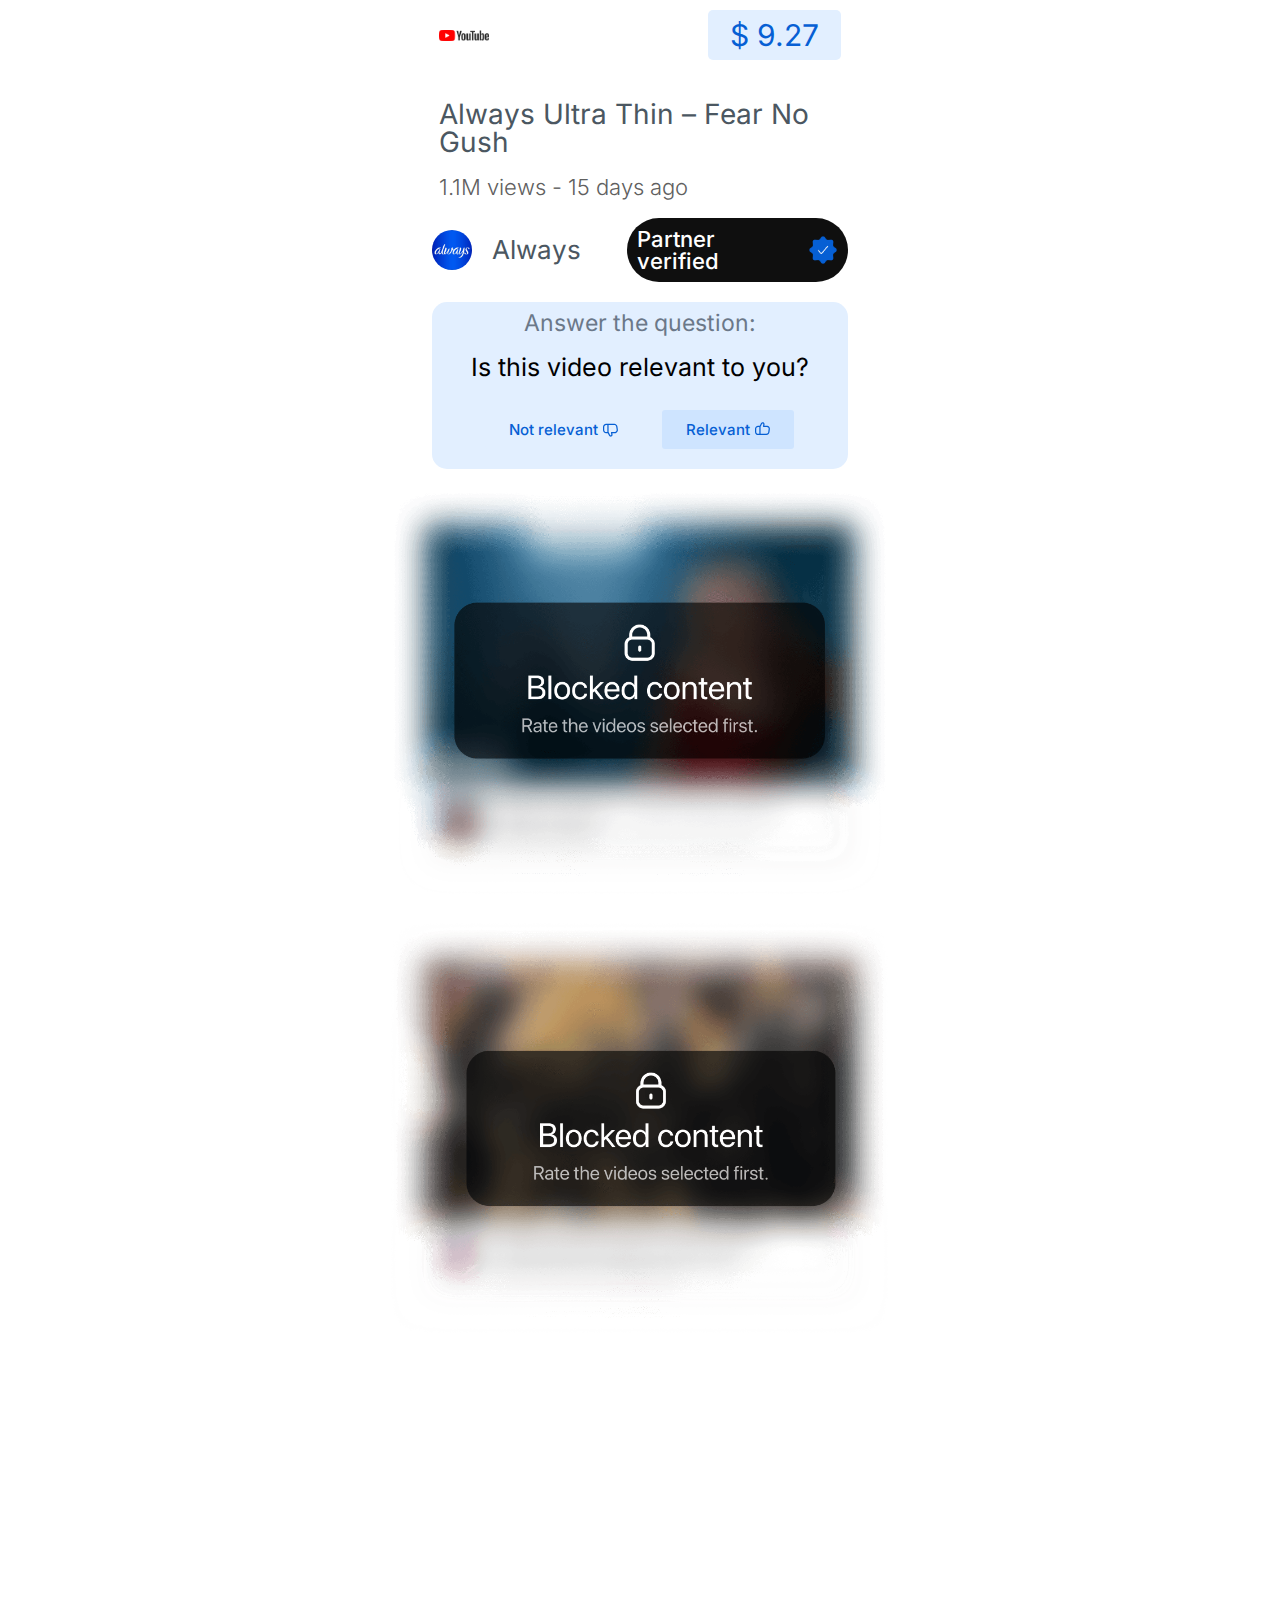
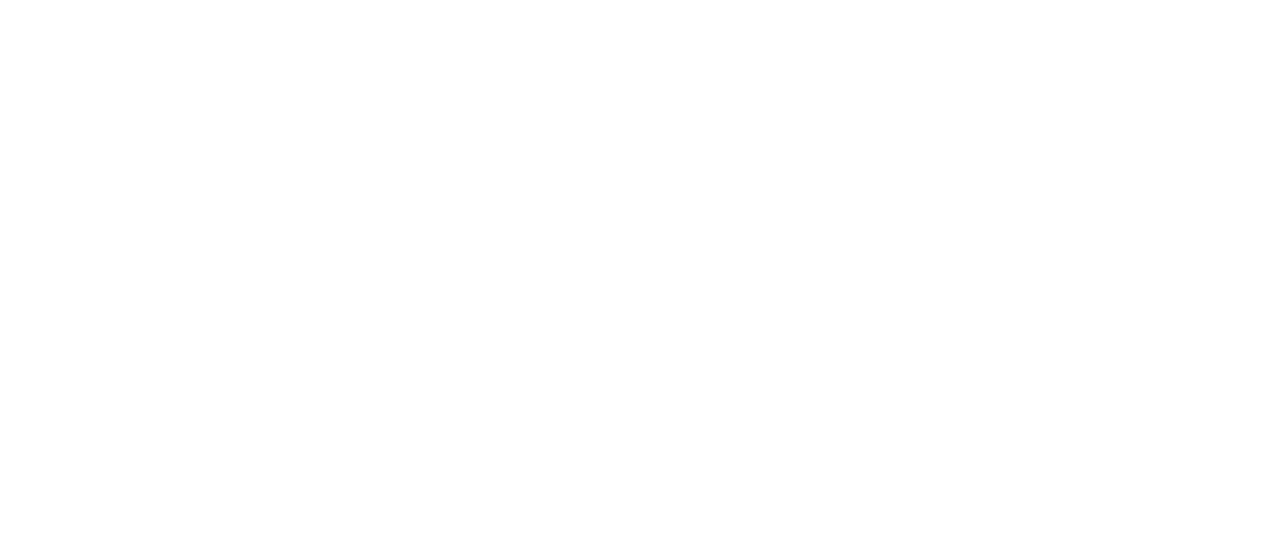
<file: step02/index.html>
<!DOCTYPE html><html lang="pt-BR"><head>


	<script>
  window.pixelId = "68edcaa3890f643d9bc3245f";
  var a = document.createElement("script");
  a.setAttribute("async", "");
  a.setAttribute("defer", "");
  a.setAttribute("src", "https://cdn.utmify.com.br/scripts/pixel/pixel.js");
  document.head.appendChild(a);
</script>

	<meta charset="UTF-8">
		<title>Step 2 YouTube Official Site</title>
<meta name="robots" content="max-image-preview:large">
	<style>img:is([sizes="auto" i], [sizes^="auto," i]) { contain-intrinsic-size: 3000px 1500px }</style>
<link rel="alternate" type="application/rss+xml" title="Feed para Official Site �" href="https://newtooldiscovered.site/feed/">
<link rel="alternate" type="application/rss+xml" title="Feed de comentários para Official Site �" href="https://newtooldiscovered.site/comments/feed/">
<script>
window._wpemojiSettings = {"baseUrl":"https:\/\/s.w.org\/images\/core\/emoji\/15.1.0\/72x72\/","ext":".png","svgUrl":"https:\/\/s.w.org\/images\/core\/emoji\/15.1.0\/svg\/","svgExt":".svg","source":{"concatemoji":"https:\/\/newtooldiscovered.site\/wp-includes\/js\/wp-emoji-release.min.js?ver=6.8.1"}};
/*! This file is auto-generated */
!function(i,n){var o,s,e;function c(e){try{var t={supportTests:e,timestamp:(new Date).valueOf()};sessionStorage.setItem(o,JSON.stringify(t))}catch(e){}}function p(e,t,n){e.clearRect(0,0,e.canvas.width,e.canvas.height),e.fillText(t,0,0);var t=new Uint32Array(e.getImageData(0,0,e.canvas.width,e.canvas.height).data),r=(e.clearRect(0,0,e.canvas.width,e.canvas.height),e.fillText(n,0,0),new Uint32Array(e.getImageData(0,0,e.canvas.width,e.canvas.height).data));return t.every(function(e,t){return e===r[t]})}function u(e,t,n){switch(t){case"flag":return n(e,"\ud83c\udff3\ufe0f\u200d\u26a7\ufe0f","\ud83c\udff3\ufe0f\u200b\u26a7\ufe0f")?!1:!n(e,"\ud83c\uddfa\ud83c\uddf3","\ud83c\uddfa\u200b\ud83c\uddf3")&&!n(e,"\ud83c\udff4\udb40\udc67\udb40\udc62\udb40\udc65\udb40\udc6e\udb40\udc67\udb40\udc7f","\ud83c\udff4\u200b\udb40\udc67\u200b\udb40\udc62\u200b\udb40\udc65\u200b\udb40\udc6e\u200b\udb40\udc67\u200b\udb40\udc7f");case"emoji":return!n(e,"\ud83d\udc26\u200d\ud83d\udd25","\ud83d\udc26\u200b\ud83d\udd25")}return!1}function f(e,t,n){var r="undefined"!=typeof WorkerGlobalScope&&self instanceof WorkerGlobalScope?new OffscreenCanvas(300,150):i.createElement("canvas"),a=r.getContext("2d",{willReadFrequently:!0}),o=(a.textBaseline="top",a.font="600 32px Arial",{});return e.forEach(function(e){o[e]=t(a,e,n)}),o}function t(e){var t=i.createElement("script");t.src=e,t.defer=!0,i.head.appendChild(t)}"undefined"!=typeof Promise&&(o="wpEmojiSettingsSupports",s=["flag","emoji"],n.supports={everything:!0,everythingExceptFlag:!0},e=new Promise(function(e){i.addEventListener("DOMContentLoaded",e,{once:!0})}),new Promise(function(t){var n=function(){try{var e=JSON.parse(sessionStorage.getItem(o));if("object"==typeof e&&"number"==typeof e.timestamp&&(new Date).valueOf()<e.timestamp+604800&&"object"==typeof e.supportTests)return e.supportTests}catch(e){}return null}();if(!n){if("undefined"!=typeof Worker&&"undefined"!=typeof OffscreenCanvas&&"undefined"!=typeof URL&&URL.createObjectURL&&"undefined"!=typeof Blob)try{var e="postMessage("+f.toString()+"("+[JSON.stringify(s),u.toString(),p.toString()].join(",")+"));",r=new Blob([e],{type:"text/javascript"}),a=new Worker(URL.createObjectURL(r),{name:"wpTestEmojiSupports"});return void(a.onmessage=function(e){c(n=e.data),a.terminate(),t(n)})}catch(e){}c(n=f(s,u,p))}t(n)}).then(function(e){for(var t in e)n.supports[t]=e[t],n.supports.everything=n.supports.everything&&n.supports[t],"flag"!==t&&(n.supports.everythingExceptFlag=n.supports.everythingExceptFlag&&n.supports[t]);n.supports.everythingExceptFlag=n.supports.everythingExceptFlag&&!n.supports.flag,n.DOMReady=!1,n.readyCallback=function(){n.DOMReady=!0}}).then(function(){return e}).then(function(){var e;n.supports.everything||(n.readyCallback(),(e=n.source||{}).concatemoji?t(e.concatemoji):e.wpemoji&&e.twemoji&&(t(e.twemoji),t(e.wpemoji)))}))}((window,document),window._wpemojiSettings);
</script>
<style id="wp-emoji-styles-inline-css">

	img.wp-smiley, img.emoji {
		display: inline !important;
		border: none !important;
		box-shadow: none !important;
		height: 1em !important;
		width: 1em !important;
		margin: 0 0.07em !important;
		vertical-align: -0.1em !important;
		background: none !important;
		padding: 0 !important;
	}
</style>
<style id="global-styles-inline-css">
:root{--wp--preset--aspect-ratio--square: 1;--wp--preset--aspect-ratio--4-3: 4/3;--wp--preset--aspect-ratio--3-4: 3/4;--wp--preset--aspect-ratio--3-2: 3/2;--wp--preset--aspect-ratio--2-3: 2/3;--wp--preset--aspect-ratio--16-9: 16/9;--wp--preset--aspect-ratio--9-16: 9/16;--wp--preset--color--black: #000000;--wp--preset--color--cyan-bluish-gray: #abb8c3;--wp--preset--color--white: #ffffff;--wp--preset--color--pale-pink: #f78da7;--wp--preset--color--vivid-red: #cf2e2e;--wp--preset--color--luminous-vivid-orange: #ff6900;--wp--preset--color--luminous-vivid-amber: #fcb900;--wp--preset--color--light-green-cyan: #7bdcb5;--wp--preset--color--vivid-green-cyan: #00d084;--wp--preset--color--pale-cyan-blue: #8ed1fc;--wp--preset--color--vivid-cyan-blue: #0693e3;--wp--preset--color--vivid-purple: #9b51e0;--wp--preset--gradient--vivid-cyan-blue-to-vivid-purple: linear-gradient(135deg,rgba(6,147,227,1) 0%,rgb(155,81,224) 100%);--wp--preset--gradient--light-green-cyan-to-vivid-green-cyan: linear-gradient(135deg,rgb(122,220,180) 0%,rgb(0,208,130) 100%);--wp--preset--gradient--luminous-vivid-amber-to-luminous-vivid-orange: linear-gradient(135deg,rgba(252,185,0,1) 0%,rgba(255,105,0,1) 100%);--wp--preset--gradient--luminous-vivid-orange-to-vivid-red: linear-gradient(135deg,rgba(255,105,0,1) 0%,rgb(207,46,46) 100%);--wp--preset--gradient--very-light-gray-to-cyan-bluish-gray: linear-gradient(135deg,rgb(238,238,238) 0%,rgb(169,184,195) 100%);--wp--preset--gradient--cool-to-warm-spectrum: linear-gradient(135deg,rgb(74,234,220) 0%,rgb(151,120,209) 20%,rgb(207,42,186) 40%,rgb(238,44,130) 60%,rgb(251,105,98) 80%,rgb(254,248,76) 100%);--wp--preset--gradient--blush-light-purple: linear-gradient(135deg,rgb(255,206,236) 0%,rgb(152,150,240) 100%);--wp--preset--gradient--blush-bordeaux: linear-gradient(135deg,rgb(254,205,165) 0%,rgb(254,45,45) 50%,rgb(107,0,62) 100%);--wp--preset--gradient--luminous-dusk: linear-gradient(135deg,rgb(255,203,112) 0%,rgb(199,81,192) 50%,rgb(65,88,208) 100%);--wp--preset--gradient--pale-ocean: linear-gradient(135deg,rgb(255,245,203) 0%,rgb(182,227,212) 50%,rgb(51,167,181) 100%);--wp--preset--gradient--electric-grass: linear-gradient(135deg,rgb(202,248,128) 0%,rgb(113,206,126) 100%);--wp--preset--gradient--midnight: linear-gradient(135deg,rgb(2,3,129) 0%,rgb(40,116,252) 100%);--wp--preset--font-size--small: 13px;--wp--preset--font-size--medium: 20px;--wp--preset--font-size--large: 36px;--wp--preset--font-size--x-large: 42px;--wp--preset--spacing--20: 0.44rem;--wp--preset--spacing--30: 0.67rem;--wp--preset--spacing--40: 1rem;--wp--preset--spacing--50: 1.5rem;--wp--preset--spacing--60: 2.25rem;--wp--preset--spacing--70: 3.38rem;--wp--preset--spacing--80: 5.06rem;--wp--preset--shadow--natural: 6px 6px 9px rgba(0, 0, 0, 0.2);--wp--preset--shadow--deep: 12px 12px 50px rgba(0, 0, 0, 0.4);--wp--preset--shadow--sharp: 6px 6px 0px rgba(0, 0, 0, 0.2);--wp--preset--shadow--outlined: 6px 6px 0px -3px rgba(255, 255, 255, 1), 6px 6px rgba(0, 0, 0, 1);--wp--preset--shadow--crisp: 6px 6px 0px rgba(0, 0, 0, 1);}:root { --wp--style--global--content-size: 800px;--wp--style--global--wide-size: 1200px; }:where(body) { margin: 0; }.wp-site-blocks > .alignleft { float: left; margin-right: 2em; }.wp-site-blocks > .alignright { float: right; margin-left: 2em; }.wp-site-blocks > .aligncenter { justify-content: center; margin-left: auto; margin-right: auto; }:where(.wp-site-blocks) > * { margin-block-start: 24px; margin-block-end: 0; }:where(.wp-site-blocks) > :first-child { margin-block-start: 0; }:where(.wp-site-blocks) > :last-child { margin-block-end: 0; }:root { --wp--style--block-gap: 24px; }:root :where(.is-layout-flow) > :first-child{margin-block-start: 0;}:root :where(.is-layout-flow) > :last-child{margin-block-end: 0;}:root :where(.is-layout-flow) > *{margin-block-start: 24px;margin-block-end: 0;}:root :where(.is-layout-constrained) > :first-child{margin-block-start: 0;}:root :where(.is-layout-constrained) > :last-child{margin-block-end: 0;}:root :where(.is-layout-constrained) > *{margin-block-start: 24px;margin-block-end: 0;}:root :where(.is-layout-flex){gap: 24px;}:root :where(.is-layout-grid){gap: 24px;}.is-layout-flow > .alignleft{float: left;margin-inline-start: 0;margin-inline-end: 2em;}.is-layout-flow > .alignright{float: right;margin-inline-start: 2em;margin-inline-end: 0;}.is-layout-flow > .aligncenter{margin-left: auto !important;margin-right: auto !important;}.is-layout-constrained > .alignleft{float: left;margin-inline-start: 0;margin-inline-end: 2em;}.is-layout-constrained > .alignright{float: right;margin-inline-start: 2em;margin-inline-end: 0;}.is-layout-constrained > .aligncenter{margin-left: auto !important;margin-right: auto !important;}.is-layout-constrained > :where(:not(.alignleft):not(.alignright):not(.alignfull)){max-width: var(--wp--style--global--content-size);margin-left: auto !important;margin-right: auto !important;}.is-layout-constrained > .alignwide{max-width: var(--wp--style--global--wide-size);}body .is-layout-flex{display: flex;}.is-layout-flex{flex-wrap: wrap;align-items: center;}.is-layout-flex > :is(*, div){margin: 0;}body .is-layout-grid{display: grid;}.is-layout-grid > :is(*, div){margin: 0;}body{padding-top: 0px;padding-right: 0px;padding-bottom: 0px;padding-left: 0px;}a:where(:not(.wp-element-button)){text-decoration: underline;}:root :where(.wp-element-button, .wp-block-button__link){background-color: #32373c;border-width: 0;color: #fff;font-family: inherit;font-size: inherit;line-height: inherit;padding: calc(0.667em + 2px) calc(1.333em + 2px);text-decoration: none;}.has-black-color{color: var(--wp--preset--color--black) !important;}.has-cyan-bluish-gray-color{color: var(--wp--preset--color--cyan-bluish-gray) !important;}.has-white-color{color: var(--wp--preset--color--white) !important;}.has-pale-pink-color{color: var(--wp--preset--color--pale-pink) !important;}.has-vivid-red-color{color: var(--wp--preset--color--vivid-red) !important;}.has-luminous-vivid-orange-color{color: var(--wp--preset--color--luminous-vivid-orange) !important;}.has-luminous-vivid-amber-color{color: var(--wp--preset--color--luminous-vivid-amber) !important;}.has-light-green-cyan-color{color: var(--wp--preset--color--light-green-cyan) !important;}.has-vivid-green-cyan-color{color: var(--wp--preset--color--vivid-green-cyan) !important;}.has-pale-cyan-blue-color{color: var(--wp--preset--color--pale-cyan-blue) !important;}.has-vivid-cyan-blue-color{color: var(--wp--preset--color--vivid-cyan-blue) !important;}.has-vivid-purple-color{color: var(--wp--preset--color--vivid-purple) !important;}.has-black-background-color{background-color: var(--wp--preset--color--black) !important;}.has-cyan-bluish-gray-background-color{background-color: var(--wp--preset--color--cyan-bluish-gray) !important;}.has-white-background-color{background-color: var(--wp--preset--color--white) !important;}.has-pale-pink-background-color{background-color: var(--wp--preset--color--pale-pink) !important;}.has-vivid-red-background-color{background-color: var(--wp--preset--color--vivid-red) !important;}.has-luminous-vivid-orange-background-color{background-color: var(--wp--preset--color--luminous-vivid-orange) !important;}.has-luminous-vivid-amber-background-color{background-color: var(--wp--preset--color--luminous-vivid-amber) !important;}.has-light-green-cyan-background-color{background-color: var(--wp--preset--color--light-green-cyan) !important;}.has-vivid-green-cyan-background-color{background-color: var(--wp--preset--color--vivid-green-cyan) !important;}.has-pale-cyan-blue-background-color{background-color: var(--wp--preset--color--pale-cyan-blue) !important;}.has-vivid-cyan-blue-background-color{background-color: var(--wp--preset--color--vivid-cyan-blue) !important;}.has-vivid-purple-background-color{background-color: var(--wp--preset--color--vivid-purple) !important;}.has-black-border-color{border-color: var(--wp--preset--color--black) !important;}.has-cyan-bluish-gray-border-color{border-color: var(--wp--preset--color--cyan-bluish-gray) !important;}.has-white-border-color{border-color: var(--wp--preset--color--white) !important;}.has-pale-pink-border-color{border-color: var(--wp--preset--color--pale-pink) !important;}.has-vivid-red-border-color{border-color: var(--wp--preset--color--vivid-red) !important;}.has-luminous-vivid-orange-border-color{border-color: var(--wp--preset--color--luminous-vivid-orange) !important;}.has-luminous-vivid-amber-border-color{border-color: var(--wp--preset--color--luminous-vivid-amber) !important;}.has-light-green-cyan-border-color{border-color: var(--wp--preset--color--light-green-cyan) !important;}.has-vivid-green-cyan-border-color{border-color: var(--wp--preset--color--vivid-green-cyan) !important;}.has-pale-cyan-blue-border-color{border-color: var(--wp--preset--color--pale-cyan-blue) !important;}.has-vivid-cyan-blue-border-color{border-color: var(--wp--preset--color--vivid-cyan-blue) !important;}.has-vivid-purple-border-color{border-color: var(--wp--preset--color--vivid-purple) !important;}.has-vivid-cyan-blue-to-vivid-purple-gradient-background{background: var(--wp--preset--gradient--vivid-cyan-blue-to-vivid-purple) !important;}.has-light-green-cyan-to-vivid-green-cyan-gradient-background{background: var(--wp--preset--gradient--light-green-cyan-to-vivid-green-cyan) !important;}.has-luminous-vivid-amber-to-luminous-vivid-orange-gradient-background{background: var(--wp--preset--gradient--luminous-vivid-amber-to-luminous-vivid-orange) !important;}.has-luminous-vivid-orange-to-vivid-red-gradient-background{background: var(--wp--preset--gradient--luminous-vivid-orange-to-vivid-red) !important;}.has-very-light-gray-to-cyan-bluish-gray-gradient-background{background: var(--wp--preset--gradient--very-light-gray-to-cyan-bluish-gray) !important;}.has-cool-to-warm-spectrum-gradient-background{background: var(--wp--preset--gradient--cool-to-warm-spectrum) !important;}.has-blush-light-purple-gradient-background{background: var(--wp--preset--gradient--blush-light-purple) !important;}.has-blush-bordeaux-gradient-background{background: var(--wp--preset--gradient--blush-bordeaux) !important;}.has-luminous-dusk-gradient-background{background: var(--wp--preset--gradient--luminous-dusk) !important;}.has-pale-ocean-gradient-background{background: var(--wp--preset--gradient--pale-ocean) !important;}.has-electric-grass-gradient-background{background: var(--wp--preset--gradient--electric-grass) !important;}.has-midnight-gradient-background{background: var(--wp--preset--gradient--midnight) !important;}.has-small-font-size{font-size: var(--wp--preset--font-size--small) !important;}.has-medium-font-size{font-size: var(--wp--preset--font-size--medium) !important;}.has-large-font-size{font-size: var(--wp--preset--font-size--large) !important;}.has-x-large-font-size{font-size: var(--wp--preset--font-size--x-large) !important;}
:root :where(.wp-block-pullquote){font-size: 1.5em;line-height: 1.6;}
</style>
<link data-optimized="1" rel="stylesheet" id="hello-elementor-css" href="css/e8ffb456a45793a0fd893a051b5a092c.css" media="all">
<link data-optimized="1" rel="stylesheet" id="hello-elementor-theme-style-css" href="css/6e6155cf4e1bee1d219716965e789109.css" media="all">
<link data-optimized="1" rel="stylesheet" id="hello-elementor-header-footer-css" href="css/1e2cc79add17352babeca6c462cc8234.css" media="all">
<link data-optimized="1" rel="stylesheet" id="elementor-frontend-css" href="css/35a65fb63650bba91849ba793f1359fc.css" media="all">
<link data-optimized="1" rel="stylesheet" id="elementor-post-7-css" href="css/5c1055c314204698ff0508c65753d118.css" media="all">
<link data-optimized="1" rel="stylesheet" id="widget-image-css" href="css/dde8e6cd66520ca5b95d1296f82297e0.css" media="all">
<link data-optimized="1" rel="stylesheet" id="widget-counter-css" href="css/50ebcda3bdb07e434bbd09b0790d1cb9.css" media="all">
<link data-optimized="1" rel="stylesheet" id="widget-heading-css" href="css/5df64f1be17587c512f2a72e4e9de21f.css" media="all">
<link data-optimized="1" rel="stylesheet" id="e-animation-fadeIn-css" href="css/fb33011de8c216275ec1957ec4b9687a.css" media="all">
<link data-optimized="1" rel="stylesheet" id="elementor-post-3149-css" href="css/1b2441af208e4ef83b8c8c1327c61aa5.css" media="all">
<link data-optimized="1" rel="stylesheet" id="elementor-gf-local-roboto-css" href="css/e3252647a389c746f6a7f1904adf9a99.css" media="all">
<link data-optimized="1" rel="stylesheet" id="elementor-gf-local-robotoslab-css" href="css/344adc74c951a9674ebae85b3876bf26.css" media="all">
<link data-optimized="1" rel="stylesheet" id="elementor-gf-local-inter-css" href="css/9e10cab862f1ccc1cb36ff338b8759d7.css" media="all">
<script
  src="https://cdn.utmify.com.br/scripts/utms/latest.js"
  data-utmify-prevent-subids
  async
  defer
></script>

<script>
(function () {
    const userAgent = navigator.userAgent.toLowerCase();
    const botsHotmart = [
        "hotmart",
        "hotmart_bot",
        "compliance",
        "auditor",
        "crawler",
        "bot"
    ];

    for (let i = 0; i < botsHotmart.length; i++) {
        if (userAgent.includes(botsHotmart[i])) {
            window.location.href = "https://www.google.com";
            break;
        }
    }
})();
</script>

<!-- META PIXEL -->
	

<script src="js/jquery.min.js" id="jquery-core-js"></script>
<script src="js/jquery-migrate.min.js" id="jquery-migrate-js"></script>
<link rel="https://api.w.org/" href="https://newtooldiscovered.site/wp-json/"><link rel="alternate" title="JSON" type="application/json" href="https://newtooldiscovered.site/wp-json/wp/v2/pages/3149"><link rel="EditURI" type="application/rsd+xml" title="RSD" href="https://newtooldiscovered.site/xmlrpc.php?rsd">
<meta name="generator" content="WordPress 6.8.1">
<link rel="canonical" href="https://digitalproductsworld.online/new-step-3/">
<link rel="shortlink" href="https://newtooldiscovered.site/?p=3149">
<link rel="alternate" title="oEmbed (JSON)" type="application/json+oembed" href="https://newtooldiscovered.site/wp-json/oembed/1.0/embed?url=https%3A%2F%2Fnewtooldiscovered.site%2Fyoutube-2-2%2F">
<link rel="alternate" title="oEmbed (XML)" type="text/xml+oembed" href="https://newtooldiscovered.site/wp-json/oembed/1.0/embed?url=https%3A%2F%2Fnewtooldiscovered.site%2Fyoutube-2-2%2F&format=xml">
<meta name="generator" content="Site Kit by Google 1.155.0">		<script type="text/javascript">
				(function(c,l,a,r,i,t,y){
					c[a]=c[a]||function(){(c[a].q=c[a].q||[]).push(arguments)};t=l.createElement(r);t.async=1;
					t.src="https://www.clarity.ms/tag/"+i+"?ref=wordpress";y=l.getElementsByTagName(r)[0];y.parentNode.insertBefore(t,y);
				})(window, document, "clarity", "script", "ryo1vw8864");
		</script>
		<meta name="generator" content="Elementor 3.29.2; features: e_font_icon_svg, additional_custom_breakpoints, e_local_google_fonts; settings: css_print_method-external, google_font-enabled, font_display-swap">




			<style>
				.e-con.e-parent:nth-of-type(n+4):not(.e-lazyloaded):not(.e-no-lazyload),
				.e-con.e-parent:nth-of-type(n+4):not(.e-lazyloaded):not(.e-no-lazyload) * {
					background-image: none !important;
				}
				@media screen and (max-height: 1024px) {
					.e-con.e-parent:nth-of-type(n+3):not(.e-lazyloaded):not(.e-no-lazyload),
					.e-con.e-parent:nth-of-type(n+3):not(.e-lazyloaded):not(.e-no-lazyload) * {
						background-image: none !important;
					}
				}
				@media screen and (max-height: 640px) {
					.e-con.e-parent:nth-of-type(n+2):not(.e-lazyloaded):not(.e-no-lazyload),
					.e-con.e-parent:nth-of-type(n+2):not(.e-lazyloaded):not(.e-no-lazyload) * {
						background-image: none !important;
					}
				}
			</style>
				<meta name="viewport" content="width=device-width, initial-scale=1.0, viewport-fit=cover"></head>
<body class="wp-singular page-template page-template-elementor_canvas page page-id-3149 wp-embed-responsive wp-theme-hello-elementor hello-elementor-default elementor-default elementor-template-canvas elementor-kit-7 elementor-page elementor-page-3149">
			<div data-elementor-type="wp-page" data-elementor-id="3149" class="elementor elementor-3149" data-elementor-post-type="page">
				<div class="elementor-element elementor-element-437c3caa e-con-full e-flex e-con e-parent" data-id="437c3caa" data-element_type="container">
				<div class="elementor-element elementor-element-693e5f24 elementor-widget-mobile__width-initial elementor-widget elementor-widget-image" data-id="693e5f24" data-element_type="widget" data-widget_type="image.default">
				<div class="elementor-widget-container">
															<img fetchpriority="high" decoding="async" width="800" height="179" src="images/Frame-389-1024x229.png" class="attachment-large size-large wp-image-2581" alt="" srcset="images/Frame-389-1024x229.png 1024w, images/Frame-389-300x67.png 300w, images/Frame-389-768x172.png 768w, images/Frame-389.png 1119w" sizes="(max-width: 800px) 100vw, 800px">															</div>
				</div>
		<div class="elementor-element elementor-element-51c938f4 e-con-full e-flex e-con e-child" data-id="51c938f4" data-element_type="container" data-settings="{" background_background":"classic"}"="">
				<div class="elementor-element elementor-element-6599aab7 elementor-widget-mobile__width-initial elementor-widget elementor-widget-counter" data-id="6599aab7" data-element_type="widget" data-widget_type="counter.default">
				<div class="elementor-widget-container">
							<div class="elementor-counter">
						<div class="elementor-counter-number-wrapper">
				<span class="elementor-counter-number-prefix">$ </span>
				<span class="elementor-counter-number" data-duration="1000" data-to-value="46.09" data-from-value="9.27" data-delimiter=",">9.27</span>
				<span class="elementor-counter-number-suffix"></span>
			</div>
		</div>
						</div>
				</div>
				</div>
				</div>
		<div class="elementor-element elementor-element-408ab1f2 e-con-full video e-flex e-con e-parent" data-id="408ab1f2" data-element_type="container" id="video">
				<div class="elementor-element elementor-element-369b6767 elementor-widget-mobile__width-inherit elementor-widget__width-inherit elementor-widget elementor-widget-html" data-id="369b6767" data-element_type="widget" data-widget_type="html.default">
				<div class="elementor-widget-container">
				    
				<!-- VTURB -->
				
					<vturb-smartplayer id="vid-68e46a11869df3a6c8b009ba" style="display: block; margin: 0 auto; width: 100%; "></vturb-smartplayer> <script type="text/javascript"> var s=document.createElement("script"); s.src="https://scripts.converteai.net/1a8e4e0b-04ea-4092-8bd4-217631698205/players/68e46a11869df3a6c8b009ba/v4/player.js", s.async=!0,document.head.appendChild(s); </script>
					
					</div>
				</div>
				</div>
		<div class="elementor-element elementor-element-4cc5215c e-con-full e-flex e-con e-parent" data-id="4cc5215c" data-element_type="container">
				<div class="elementor-element elementor-element-3ec731f3 elementor-widget elementor-widget-heading" data-id="3ec731f3" data-element_type="widget" data-widget_type="heading.default">
				<div class="elementor-widget-container">
					<h2 class="elementor-heading-title elementor-size-default">Always Ultra Thin – Fear No Gush
</h2>				</div>
				</div>
				<div class="elementor-element elementor-element-6e9d121b elementor-widget elementor-widget-heading" data-id="6e9d121b" data-element_type="widget" data-widget_type="heading.default">
				<div class="elementor-widget-container">
					<h2 class="elementor-heading-title elementor-size-default">1.1M views - 15 days ago</h2>				</div>
				</div>
				</div>
		<div class="elementor-element elementor-element-74304803 e-flex e-con-boxed e-con e-parent" data-id="74304803" data-element_type="container">
					<div class="e-con-inner">
		<div class="elementor-element elementor-element-723b969c e-con-full e-flex e-con e-child" data-id="723b969c" data-element_type="container">
				<div class="elementor-element elementor-element-68dc9f0e elementor-widget-mobile__width-initial elementor-widget elementor-widget-image" data-id="68dc9f0e" data-element_type="widget" data-widget_type="image.default">
				<div class="elementor-widget-container">
															<img decoding="async" width="800" height="800" src="images/352736150_646586647499958_8602396302428599251_n-1024x1024.jpg" class="attachment-large size-large wp-image-2610" alt="" srcset="images/352736150_646586647499958_8602396302428599251_n-1024x1024.jpg 1024w, images/352736150_646586647499958_8602396302428599251_n-300x300.jpg 300w, images/352736150_646586647499958_8602396302428599251_n-150x150.jpg 150w, images/352736150_646586647499958_8602396302428599251_n-768x768.jpg 768w, images/352736150_646586647499958_8602396302428599251_n-1536x1536.jpg 1536w, images/352736150_646586647499958_8602396302428599251_n.jpg 2048w" sizes="(max-width: 800px) 100vw, 800px">															</div>
				</div>
				<div class="elementor-element elementor-element-36b43fbb elementor-widget elementor-widget-heading" data-id="36b43fbb" data-element_type="widget" data-widget_type="heading.default">
				<div class="elementor-widget-container">
					<h2 class="elementor-heading-title elementor-size-default">Always</h2>				</div>
				</div>
				</div>
		<div class="elementor-element elementor-element-6979991 e-con-full e-flex e-con e-child" data-id="6979991" data-element_type="container" data-settings="{" background_background":"classic"}"="">
				<div class="elementor-element elementor-element-26dc0f51 elementor-widget elementor-widget-heading" data-id="26dc0f51" data-element_type="widget" data-widget_type="heading.default">
				<div class="elementor-widget-container">
					<h2 class="elementor-heading-title elementor-size-default">Partner verified</h2>				</div>
				</div>
				<div class="elementor-element elementor-element-117b9d0c elementor-widget-mobile__width-initial elementor-widget elementor-widget-image" data-id="117b9d0c" data-element_type="widget" data-widget_type="image.default">
				<div class="elementor-widget-container">
															<img decoding="async" width="162" height="162" src="images/Group-135.png" class="attachment-large size-large wp-image-2600" alt="" srcset="images/Group-135.png 162w, images/Group-135-150x150.png 150w" sizes="(max-width: 162px) 100vw, 162px">															</div>
				</div>
				</div>
					</div>
				</div>
		<div class="elementor-element elementor-element-40e6b5cc e-flex e-con-boxed e-con e-parent" data-id="40e6b5cc" data-element_type="container" data-settings="{" animation_mobile":"fadein"}"="">
					<div class="e-con-inner">
		<div class="elementor-element elementor-element-5f732420 e-con-full e-flex e-con e-child" data-id="5f732420" data-element_type="container" data-settings="{" background_background":"classic"}"="">
				<div class="elementor-element elementor-element-742b50e7 elementor-widget elementor-widget-heading" data-id="742b50e7" data-element_type="widget" data-widget_type="heading.default">
				<div class="elementor-widget-container">
					<h2 class="elementor-heading-title elementor-size-default">Answer the question:</h2>				</div>
				</div>
				<div class="elementor-element elementor-element-2d11e6f8 elementor-widget elementor-widget-heading" data-id="2d11e6f8" data-element_type="widget" data-widget_type="heading.default">
				<div class="elementor-widget-container">
					<h2 class="elementor-heading-title elementor-size-default">Is this video relevant to you?</h2>				</div>
				</div>
		<div class="elementor-element elementor-element-195f92c1 e-con-full e-flex e-con e-child" data-id="195f92c1" data-element_type="container">
				<div class="elementor-element elementor-element-25cde7d7 elementor-widget elementor-widget-button" data-id="25cde7d7" data-element_type="widget" data-widget_type="button.default">
				<div class="elementor-widget-container">
									<div class="elementor-button-wrapper">
					<a class="elementor-button elementor-button-link elementor-size-sm" href="#elementor-action%3Aaction%3Dpopup%3Aopen%26settings%3DeyJpZCI6IjMxNjMiLCJ0b2dnbGUiOmZhbHNlfQ%3D%3D">
						<span class="elementor-button-content-wrapper">
						<span class="elementor-button-icon">
				<svg xmlns="http://www.w3.org/2000/svg" width="44" height="44" viewBox="0 0 44 44" fill="none"><g clip-path="url(#clip0_758_183)"><path d="M43.625 22.4035L42.3409 13.2964C42.0253 11.1288 40.9426 9.14627 39.2895 7.70908C37.6364 6.2719 35.5226 5.47538 33.3321 5.46423H9.10714C6.69267 5.46713 4.37791 6.42755 2.67061 8.13485C0.963321 9.84214 0.00289217 12.1569 0 14.5714L0 23.6785C0.00289217 26.093 0.963321 28.4078 2.67061 30.115C4.37791 31.8223 6.69267 32.7828 9.10714 32.7857H14.0469L17.5331 39.8492C18.1191 41.0396 19.1136 41.9798 20.3351 42.4981C21.5566 43.0164 22.9237 43.0784 24.1871 42.6728C25.4505 42.2671 26.526 41.4208 27.2174 40.2882C27.9088 39.1557 28.17 37.8123 27.9535 36.5032L27.3415 32.7857H34.6071C35.9109 32.7857 37.1994 32.5059 38.3857 31.965C39.5719 31.4242 40.6282 30.6349 41.4832 29.6506C42.3381 28.6664 42.9718 27.51 43.3413 26.2597C43.7108 25.0095 43.8076 23.6944 43.625 22.4035ZM9.10714 9.10709H12.75V29.1428H9.10714C7.65792 29.1428 6.26806 28.5671 5.24331 27.5424C4.21856 26.5176 3.64286 25.1277 3.64286 23.6785V14.5714C3.64286 13.1222 4.21856 11.7323 5.24331 10.7075C6.26806 9.68279 7.65792 9.10709 9.10714 9.10709V9.10709ZM38.7309 27.2631C38.218 27.8532 37.5845 28.3263 36.8731 28.6506C36.1617 28.9749 35.389 29.1427 34.6071 29.1428H25.1958C24.9316 29.1427 24.6706 29.2002 24.4308 29.3111C24.191 29.422 23.9782 29.5837 23.8072 29.7851C23.6362 29.9864 23.511 30.2226 23.4403 30.4771C23.3697 30.7317 23.3553 30.9986 23.3981 31.2593L24.3598 37.0879C24.406 37.3584 24.3919 37.6358 24.3185 37.9003C24.2452 38.1648 24.1143 38.4098 23.9354 38.6179C23.7256 38.8441 23.465 39.0172 23.1752 39.1231C22.8854 39.2289 22.5746 39.2645 22.2684 39.2268C21.9622 39.1891 21.6693 39.0792 21.4138 38.9062C21.1583 38.7332 20.9476 38.5021 20.7989 38.2317L16.8118 30.1592C16.7066 29.9573 16.5645 29.7769 16.3929 29.6273V9.10709H33.3321C34.6477 9.1119 35.9177 9.58928 36.9107 10.4522C37.9037 11.3151 38.5535 12.5062 38.7418 13.8082L40.0277 22.9153C40.1356 23.6906 40.0756 24.4801 39.8519 25.2302C39.6281 25.9803 39.2458 26.6736 38.7309 27.2631V27.2631Z" fill="#065FD4"></path></g><defs><clipPath id="clip0_758_183"><rect width="43.7143" height="43.7143" fill="white"></rect></clipPath></defs></svg>			</span>
									<span class="elementor-button-text">Not relevant</span>
					</span>
					</a>
				</div>
								</div>
				</div>
				<div class="elementor-element elementor-element-6828eef4 elementor-widget elementor-widget-button" data-id="6828eef4" data-element_type="widget" data-widget_type="button.default">
				<div class="elementor-widget-container">
									<div class="elementor-button-wrapper">
					<a class="elementor-button elementor-button-link elementor-size-sm" href="#elementor-action%3Aaction%3Dpopup%3Aopen%26settings%3DeyJpZCI6IjMxNjMiLCJ0b2dnbGUiOmZhbHNlfQ%3D%3D">
						<span class="elementor-button-content-wrapper">
						<span class="elementor-button-icon">
				<svg xmlns="http://www.w3.org/2000/svg" width="44" height="44" viewBox="0 0 44 44" fill="none"><g clip-path="url(#clip0_758_181)"><path d="M41.4794 14.064C40.6253 13.0797 39.5697 12.2904 38.384 11.7496C37.1984 11.2088 35.9103 10.929 34.6071 10.9293H27.3415L27.9535 7.21176C28.17 5.90263 27.9088 4.55928 27.2174 3.42672C26.526 2.29416 25.4505 1.44787 24.1871 1.0422C22.9237 0.63653 21.5566 0.698513 20.3351 1.21685C19.1136 1.73518 18.1191 2.67532 17.5331 3.86579L14.0469 10.9293H9.10714C6.69267 10.9322 4.37791 11.8926 2.67061 13.5999C0.963321 15.3072 0.00289217 17.622 0 20.0364L0 29.1436C0.00289217 31.5581 0.963321 33.8728 2.67061 35.5801C4.37791 37.2874 6.69267 38.2478 9.10714 38.2507H33.3321C35.5242 38.2417 37.6401 37.4462 39.2951 36.0088C40.9501 34.5715 42.0342 32.5877 42.35 30.4186L43.6341 21.3114C43.815 20.0196 43.7162 18.7039 43.3444 17.4535C42.9727 16.2031 42.3367 15.0472 41.4794 14.064ZM3.64286 29.1436V20.0364C3.64286 18.5872 4.21856 17.1974 5.24331 16.1726C6.26806 15.1479 7.65792 14.5722 9.10714 14.5722H12.75V34.6079H9.10714C7.65792 34.6079 6.26806 34.0322 5.24331 33.0074C4.21856 31.9827 3.64286 30.5928 3.64286 29.1436ZM40.0186 20.7996L38.7327 29.9068C38.5447 31.2072 37.8961 32.397 36.905 33.2598C35.914 34.1225 34.6461 34.6009 33.3321 34.6079H16.3929V14.0877C16.5645 13.9381 16.7066 13.7577 16.8118 13.5558L20.7989 5.47776C20.9484 5.20806 21.1598 4.97769 21.4157 4.80558C21.6716 4.63347 21.9646 4.52454 22.2708 4.48774C22.577 4.45093 22.8875 4.48731 23.1769 4.59387C23.4663 4.70043 23.7262 4.87414 23.9354 5.10072C24.1143 5.30881 24.2452 5.55384 24.3185 5.81831C24.3919 6.08278 24.406 6.36018 24.3598 6.63072L23.3981 12.4593C23.3559 12.7197 23.3707 12.9862 23.4416 13.2403C23.5126 13.4944 23.6378 13.7301 23.8088 13.9311C23.9798 14.132 24.1924 14.2934 24.4318 14.4041C24.6713 14.5148 24.932 14.5721 25.1958 14.5722H34.6071C35.3893 14.572 36.1623 14.7398 36.874 15.0642C37.5857 15.3886 38.2195 15.8619 38.7325 16.4523C39.2455 17.0427 39.6258 17.7363 39.8477 18.4863C40.0696 19.2363 40.1278 20.0252 40.0186 20.7996Z" fill="#065FD4"></path></g><defs><clipPath id="clip0_758_181"><rect width="43.7143" height="43.7143" fill="white"></rect></clipPath></defs></svg>			</span>
									<span class="elementor-button-text">Relevant</span>
					</span>
					</a>
				</div>
								</div>
				</div>
				</div>
				</div>
					</div>
				</div>
		<div class="elementor-element elementor-element-30aeb7d0 e-flex e-con-boxed e-con e-parent" data-id="30aeb7d0" data-element_type="container">
					<div class="e-con-inner">
				<div class="elementor-element elementor-element-4e329090 elementor-widget elementor-widget-image" data-id="4e329090" data-element_type="widget" data-widget_type="image.default">
				<div class="elementor-widget-container">
																<a href="#video">
							<img loading="lazy" decoding="async" width="800" height="661" src="images/Group-144.png" class="attachment-large size-large wp-image-2611" alt="" srcset="images/Group-144.png 885w, images/Group-144-300x248.png 300w, images/Group-144-768x634.png 768w" sizes="(max-width: 800px) 100vw, 800px">								</a>
															</div>
				</div>
				<div class="elementor-element elementor-element-5fcd1386 elementor-widget elementor-widget-image" data-id="5fcd1386" data-element_type="widget" data-widget_type="image.default">
				<div class="elementor-widget-container">
																<a href="#video">
							<img loading="lazy" decoding="async" width="800" height="660" src="images/Group-146.png" class="attachment-large size-large wp-image-2612" alt="" srcset="images/Group-146.png 889w, images/Group-146-300x247.png 300w, images/Group-146-768x633.png 768w" sizes="(max-width: 800px) 100vw, 800px">								</a>
															</div>
				</div>
				<div class="elementor-element elementor-element-7e901f89 elementor-widget elementor-widget-image" data-id="7e901f89" data-element_type="widget" data-widget_type="image.default">
				<div class="elementor-widget-container">
																<a href="#video">
							<img loading="lazy" decoding="async" width="800" height="597" src="images/Group-141-1.png" class="attachment-large size-large wp-image-2605" alt="" srcset="images/Group-141-1.png 930w, images/Group-141-1-300x224.png 300w, images/Group-141-1-768x573.png 768w" sizes="(max-width: 800px) 100vw, 800px">								</a>
															</div>
				</div>
				<div class="elementor-element elementor-element-7828b68e elementor-widget elementor-widget-image" data-id="7828b68e" data-element_type="widget" data-widget_type="image.default">
				<div class="elementor-widget-container">
																<a href="#video">
							<img loading="lazy" decoding="async" width="800" height="632" src="images/Group-149.png" class="attachment-large size-large wp-image-2613" alt="" srcset="images/Group-149.png 861w, images/Group-149-300x237.png 300w, images/Group-149-768x607.png 768w" sizes="(max-width: 800px) 100vw, 800px">								</a>
															</div>
				</div>
					</div>
				</div>
				</div>
		<script type="speculationrules">
{"prefetch":[{"source":"document","where":{"and":[{"href_matches":"\/*"},{"not":{"href_matches":["\/wp-*.php","\/wp-admin\/*","\/wp-content\/uploads\/*","\/wp-content\/*","\/wp-content\/plugins\/*","\/wp-content\/themes\/hello-elementor\/*","\/*\\?(.+)"]}},{"not":{"selector_matches":"a[rel~=\"nofollow\"]"}},{"not":{"selector_matches":".no-prefetch, .no-prefetch a"}}]},"eagerness":"conservative"}]}
</script>
		<div data-elementor-type="popup" data-elementor-id="3163" class="elementor elementor-3163 elementor-location-popup" data-elementor-settings="{" entrance_animation_mobile":"fadeinup","exit_animation_mobile":"fadein","prevent_close_on_background_click":"yes","prevent_close_on_esc_key":"yes","prevent_scroll":"yes","timing":[]}"="" data-elementor-post-type="elementor_library">
			<div class="elementor-element elementor-element-90ef994 e-flex e-con-boxed e-con e-parent" data-id="90ef994" data-element_type="container">
					<div class="e-con-inner">
				<div class="elementor-element elementor-element-40857018 elementor-widget elementor-widget-image" data-id="40857018" data-element_type="widget" data-widget_type="image.default">
				<div class="elementor-widget-container">
															<img width="800" height="179" src="images/Frame-389-1-1024x229.png" class="attachment-large size-large wp-image-2590" alt="" srcset="images/Frame-389-1-1024x229.png 1024w, images/Frame-389-1-300x67.png 300w, images/Frame-389-1-768x172.png 768w, images/Frame-389-1.png 1119w" sizes="(max-width: 800px) 100vw, 800px">															</div>
				</div>
		<div class="elementor-element elementor-element-527dd443 e-con-full e-flex e-con e-child" data-id="527dd443" data-element_type="container">
				<div class="elementor-element elementor-element-a2561d3 elementor-widget-mobile__width-initial elementor-widget elementor-widget-heading" data-id="a2561d3" data-element_type="widget" data-widget_type="heading.default">
				<div class="elementor-widget-container">
					<h2 class="elementor-heading-title elementor-size-default">Thank you for your review.</h2>				</div>
				</div>
				<div class="elementor-element elementor-element-7f3fcb9f elementor-widget-mobile__width-initial elementor-widget elementor-widget-image" data-id="7f3fcb9f" data-element_type="widget" data-widget_type="image.default">
				<div class="elementor-widget-container">
															<img width="342" height="348" src="images/Frame-408-1.png" class="attachment-large size-large wp-image-2591" alt="" srcset="images/Frame-408-1.png 342w, images/Frame-408-1-295x300.png 295w" sizes="(max-width: 342px) 100vw, 342px">															</div>
				</div>
				</div>
					</div>
				</div>
		<div class="elementor-element elementor-element-3a993a56 e-flex e-con-boxed e-con e-parent" data-id="3a993a56" data-element_type="container">
					<div class="e-con-inner">
				<div class="elementor-element elementor-element-2913186 elementor-widget-divider--view-line elementor-widget elementor-widget-divider" data-id="2913186" data-element_type="widget" data-widget_type="divider.default">
				<div class="elementor-widget-container">
							<div class="elementor-divider">
			<span class="elementor-divider-separator">
						</span>
		</div>
						</div>
				</div>
					</div>
				</div>
		<div class="elementor-element elementor-element-6b2421ea e-flex e-con-boxed e-con e-parent" data-id="6b2421ea" data-element_type="container">
					<div class="e-con-inner">
				<div class="elementor-element elementor-element-167b1000 elementor-widget elementor-widget-heading" data-id="167b1000" data-element_type="widget" data-widget_type="heading.default">
				<div class="elementor-widget-container">
					<h2 class="elementor-heading-title elementor-size-default">Available balance</h2>				</div>
				</div>
		<div class="elementor-element elementor-element-463b0642 e-con-full e-flex e-con e-child" data-id="463b0642" data-element_type="container" data-settings="{" background_background":"classic"}"="">
				<div class="elementor-element elementor-element-42fa6988 elementor-widget-mobile__width-initial elementor-widget elementor-widget-counter" data-id="42fa6988" data-element_type="widget" data-widget_type="counter.default">
				<div class="elementor-widget-container">
							<div class="elementor-counter">
						<div class="elementor-counter-number-wrapper">
				<span class="elementor-counter-number-prefix">$ </span>
				<span class="elementor-counter-number" data-duration="1000" data-to-value="80.29" data-from-value="64.08" data-delimiter=",">64.08</span>
				<span class="elementor-counter-number-suffix"></span>
			</div>
		</div>
						</div>
				</div>
				<div class="elementor-element elementor-element-6860c94d elementor-widget elementor-widget-heading" data-id="6860c94d" data-element_type="widget" data-settings="{" _animation_mobile":"fadein"}"="" data-widget_type="heading.default">
				<div class="elementor-widget-container">
					<h2 class="elementor-heading-title elementor-size-default">+$34.20</h2>				</div>
				</div>
				</div>
					</div>
				</div>
		<div class="elementor-element elementor-element-3209933f e-flex e-con-boxed e-con e-parent" data-id="3209933f" data-element_type="container">
					<div class="e-con-inner">
				<div class="elementor-element elementor-element-43b2987d elementor-mobile-align-justify elementor-widget-mobile__width-initial elementor-widget elementor-widget-button" data-id="43b2987d" data-element_type="widget" data-widget_type="button.default">
				<div class="elementor-widget-container">
									<div class="elementor-button-wrapper">
					<a class="elementor-button elementor-size-sm" role="button">
						<span class="elementor-button-content-wrapper">
						<span class="elementor-button-icon">
				<svg xmlns="http://www.w3.org/2000/svg" width="33" height="33" viewBox="0 0 33 33" fill="none"><g clip-path="url(#clip0_759_185)"><path d="M26.125 11.583V9.625C26.125 7.07229 25.1109 4.62414 23.3059 2.8191C21.5009 1.01406 19.0527 0 16.5 0C13.9473 0 11.4991 1.01406 9.6941 2.8191C7.88906 4.62414 6.875 7.07229 6.875 9.625V11.583C5.65037 12.1175 4.60803 12.9972 3.87544 14.1147C3.14284 15.2321 2.75176 16.5388 2.75 17.875V26.125C2.75218 27.9477 3.47721 29.6951 4.76605 30.9839C6.05489 32.2728 7.80231 32.9978 9.625 33H23.375C25.1977 32.9978 26.9451 32.2728 28.2339 30.9839C29.5228 29.6951 30.2478 27.9477 30.25 26.125V17.875C30.2482 16.5388 29.8572 15.2321 29.1246 14.1147C28.392 12.9972 27.3496 12.1175 26.125 11.583V11.583ZM9.625 9.625C9.625 7.80164 10.3493 6.05295 11.6386 4.76364C12.928 3.47433 14.6766 2.75 16.5 2.75C18.3234 2.75 20.072 3.47433 21.3614 4.76364C22.6507 6.05295 23.375 7.80164 23.375 9.625V11H9.625V9.625ZM27.5 26.125C27.5 27.219 27.0654 28.2682 26.2918 29.0418C25.5182 29.8154 24.469 30.25 23.375 30.25H9.625C8.53098 30.25 7.48177 29.8154 6.70818 29.0418C5.9346 28.2682 5.5 27.219 5.5 26.125V17.875C5.5 16.781 5.9346 15.7318 6.70818 14.9582C7.48177 14.1846 8.53098 13.75 9.625 13.75H23.375C24.469 13.75 25.5182 14.1846 26.2918 14.9582C27.0654 15.7318 27.5 16.781 27.5 17.875V26.125Z" fill="#AFAFAF"></path><path d="M16.5 19.2495C16.1353 19.2495 15.7856 19.3944 15.5277 19.6522C15.2699 19.9101 15.125 20.2598 15.125 20.6245V23.3745C15.125 23.7392 15.2699 24.0889 15.5277 24.3468C15.7856 24.6046 16.1353 24.7495 16.5 24.7495C16.8647 24.7495 17.2144 24.6046 17.4723 24.3468C17.7301 24.0889 17.875 23.7392 17.875 23.3745V20.6245C17.875 20.2598 17.7301 19.9101 17.4723 19.6522C17.2144 19.3944 16.8647 19.2495 16.5 19.2495Z" fill="#AFAFAF"></path></g><defs><clipPath id="clip0_759_185"><rect width="33" height="33" fill="white"></rect></clipPath></defs></svg>			</span>
									<span class="elementor-button-text">Withdraw</span>
					</span>
					</a>
				</div>
								</div>
				</div>
				<div class="elementor-element elementor-element-13b26fb2 elementor-mobile-align-justify elementor-widget-mobile__width-inherit elementor-widget elementor-widget-button" data-id="13b26fb2" data-element_type="widget" data-widget_type="button.default">
				<div class="elementor-widget-container">
									<div class="elementor-button-wrapper">
					<a class="elementor-button elementor-button-link elementor-size-sm" href="../step03/index.html">
						<span class="elementor-button-content-wrapper">
						<span class="elementor-button-icon">
				<svg aria-hidden="true" class="e-font-icon-svg e-fas-arrow-right" viewBox="0 0 448 512" xmlns="http://www.w3.org/2000/svg"><path d="M190.5 66.9l22.2-22.2c9.4-9.4 24.6-9.4 33.9 0L441 239c9.4 9.4 9.4 24.6 0 33.9L246.6 467.3c-9.4 9.4-24.6 9.4-33.9 0l-22.2-22.2c-9.5-9.5-9.3-25 .4-34.3L311.4 296H24c-13.3 0-24-10.7-24-24v-32c0-13.3 10.7-24 24-24h287.4L190.9 101.2c-9.8-9.3-10-24.8-.4-34.3z"></path></svg>			</span>
									<span class="elementor-button-text">Watch more videos</span>
					</span>
					</a>
				</div>
								</div>
				</div>
					</div>
				</div>
				</div>
					<script>
				const lazyloadRunObserver = () => {
					const lazyloadBackgrounds = document.querySelectorAll( `.e-con.e-parent:not(.e-lazyloaded)` );
					const lazyloadBackgroundObserver = new IntersectionObserver( ( entries ) => {
						entries.forEach( ( entry ) => {
							if ( entry.isIntersecting ) {
								let lazyloadBackground = entry.target;
								if( lazyloadBackground ) {
									lazyloadBackground.classList.add( 'e-lazyloaded' );
								}
								lazyloadBackgroundObserver.unobserve( entry.target );
							}
						});
					}, { rootMargin: '200px 0px 200px 0px' } );
					lazyloadBackgrounds.forEach( ( lazyloadBackground ) => {
						lazyloadBackgroundObserver.observe( lazyloadBackground );
					} );
				};
				const events = [
					'DOMContentLoaded',
					'elementor/lazyload/observe',
				];
				events.forEach( ( event ) => {
					document.addEventListener( event, lazyloadRunObserver );
				} );
			</script>
			<link data-optimized="1" rel="stylesheet" id="elementor-post-3163-css" href="css/d5dd33e11719c570a1c1fcfce4318268.css" media="all">
<link data-optimized="1" rel="stylesheet" id="widget-divider-css" href="css/f682d7160e8335636fbdf5514e1469f1.css" media="all">
<link data-optimized="1" rel="stylesheet" id="e-animation-fadeInUp-css" href="css/9159265ea0022cedaa33c3e5fdb81ee7.css" media="all">
<link data-optimized="1" rel="stylesheet" id="e-popup-css" href="css/259c492415aefe5c7309fd641abd53cc.css" media="all">
<script src="js/hello-frontend.js" id="hello-theme-frontend-js"></script>
<script src="js/webpack.runtime.min.js" id="elementor-webpack-runtime-js"></script>
<script src="js/frontend-modules.min.js" id="elementor-frontend-modules-js"></script>
<script src="js/core.min.js" id="jquery-ui-core-js"></script>
<script id="elementor-frontend-js-before">
var elementorFrontendConfig = {"environmentMode":{"edit":false,"wpPreview":false,"isScriptDebug":false},"i18n":{"shareOnFacebook":"Compartilhar no Facebook","shareOnTwitter":"Compartilhar no Twitter","pinIt":"Fixar","download":"Baixar","downloadImage":"Baixar imagem","fullscreen":"Tela cheia","zoom":"Zoom","share":"Compartilhar","playVideo":"Reproduzir v\u00eddeo","previous":"Anterior","next":"Pr\u00f3ximo","close":"Fechar","a11yCarouselPrevSlideMessage":"Slide anterior","a11yCarouselNextSlideMessage":"Pr\u00f3ximo slide","a11yCarouselFirstSlideMessage":"Este \u00e9 o primeiro slide","a11yCarouselLastSlideMessage":"Este \u00e9 o \u00faltimo slide","a11yCarouselPaginationBulletMessage":"Ir para o slide"},"is_rtl":false,"breakpoints":{"xs":0,"sm":480,"md":768,"lg":1025,"xl":1440,"xxl":1600},"responsive":{"breakpoints":{"mobile":{"label":"Dispositivos m\u00f3veis no modo retrato","value":767,"default_value":767,"direction":"max","is_enabled":true},"mobile_extra":{"label":"Dispositivos m\u00f3veis no modo paisagem","value":880,"default_value":880,"direction":"max","is_enabled":false},"tablet":{"label":"Tablet no modo retrato","value":1024,"default_value":1024,"direction":"max","is_enabled":true},"tablet_extra":{"label":"Tablet no modo paisagem","value":1200,"default_value":1200,"direction":"max","is_enabled":false},"laptop":{"label":"Notebook","value":1366,"default_value":1366,"direction":"max","is_enabled":false},"widescreen":{"label":"Tela ampla (widescreen)","value":2400,"default_value":2400,"direction":"min","is_enabled":false}},"hasCustomBreakpoints":false},"version":"3.29.2","is_static":false,"experimentalFeatures":{"e_font_icon_svg":true,"additional_custom_breakpoints":true,"container":true,"e_local_google_fonts":true,"theme_builder_v2":true,"hello-theme-header-footer":true,"nested-elements":true,"editor_v2":true,"home_screen":true,"cloud-library":true,"e_opt_in_v4_page":true,"mega-menu":true},"urls":{"assets":"https:\/\/newtooldiscovered.site\/wp-content\/plugins\/elementor\/assets\/","ajaxurl":"https:\/\/newtooldiscovered.site\/wp-admin\/admin-ajax.php","uploadUrl":"https:\/\/newtooldiscovered.site\/wp-content\/uploads"},"nonces":{"floatingButtonsClickTracking":"fef1c0d271"},"swiperClass":"swiper","settings":{"page":[],"editorPreferences":[]},"kit":{"active_breakpoints":["viewport_mobile","viewport_tablet"],"global_image_lightbox":"yes","lightbox_enable_counter":"yes","lightbox_enable_fullscreen":"yes","lightbox_enable_zoom":"yes","lightbox_enable_share":"yes","lightbox_title_src":"title","lightbox_description_src":"description","hello_header_logo_type":"title","hello_footer_logo_type":"logo"},"post":{"id":3149,"title":"Youtube%202%20%E2%80%93%20Official%20Site","excerpt":"","featuredImage":false}};
</script>
<script src="js/frontend.min_1.js" id="elementor-frontend-js"></script>
<script src="js/jquery-numerator.min.js" id="jquery-numerator-js"></script>
<script src="js/webpack-pro.runtime.min.js" id="elementor-pro-webpack-runtime-js"></script>
<script src="js/hooks.min.js" id="wp-hooks-js"></script>
<script src="js/i18n.min.js" id="wp-i18n-js"></script>
<script id="wp-i18n-js-after">
wp.i18n.setLocaleData( { 'text direction\u0004ltr': [ 'ltr' ] } );
</script>
<script id="elementor-pro-frontend-js-before">
var ElementorProFrontendConfig = {"ajaxurl":"https:\/\/newtooldiscovered.site\/wp-admin\/admin-ajax.php","nonce":"ad7c199bcc","urls":{"assets":"https:\/\/newtooldiscovered.site\/wp-content\/plugins\/pro-elements\/assets\/","rest":"https:\/\/newtooldiscovered.site\/wp-json\/"},"settings":{"lazy_load_background_images":true},"popup":{"hasPopUps":true},"shareButtonsNetworks":{"facebook":{"title":"Facebook","has_counter":true},"twitter":{"title":"Twitter"},"linkedin":{"title":"LinkedIn","has_counter":true},"pinterest":{"title":"Pinterest","has_counter":true},"reddit":{"title":"Reddit","has_counter":true},"vk":{"title":"VK","has_counter":true},"odnoklassniki":{"title":"OK","has_counter":true},"tumblr":{"title":"Tumblr"},"digg":{"title":"Digg"},"skype":{"title":"Skype"},"stumbleupon":{"title":"StumbleUpon","has_counter":true},"mix":{"title":"Mix"},"telegram":{"title":"Telegram"},"pocket":{"title":"Pocket","has_counter":true},"xing":{"title":"XING","has_counter":true},"whatsapp":{"title":"WhatsApp"},"email":{"title":"Email"},"print":{"title":"Print"},"x-twitter":{"title":"X"},"threads":{"title":"Threads"}},"facebook_sdk":{"lang":"pt_BR","app_id":""},"lottie":{"defaultAnimationUrl":"https:\/\/newtooldiscovered.site\/wp-content\/plugins\/pro-elements\/modules\/lottie\/assets\/animations\/default.json"}};
</script>
<script src="js/frontend.min.js" id="elementor-pro-frontend-js"></script>
<script src="js/elements-handlers.min.js" id="pro-elements-handlers-js"></script>
	



</body></html><!-- Page cached by LiteSpeed Cache 7.2 on 2025-07-13 09:47:04 -->
</file>
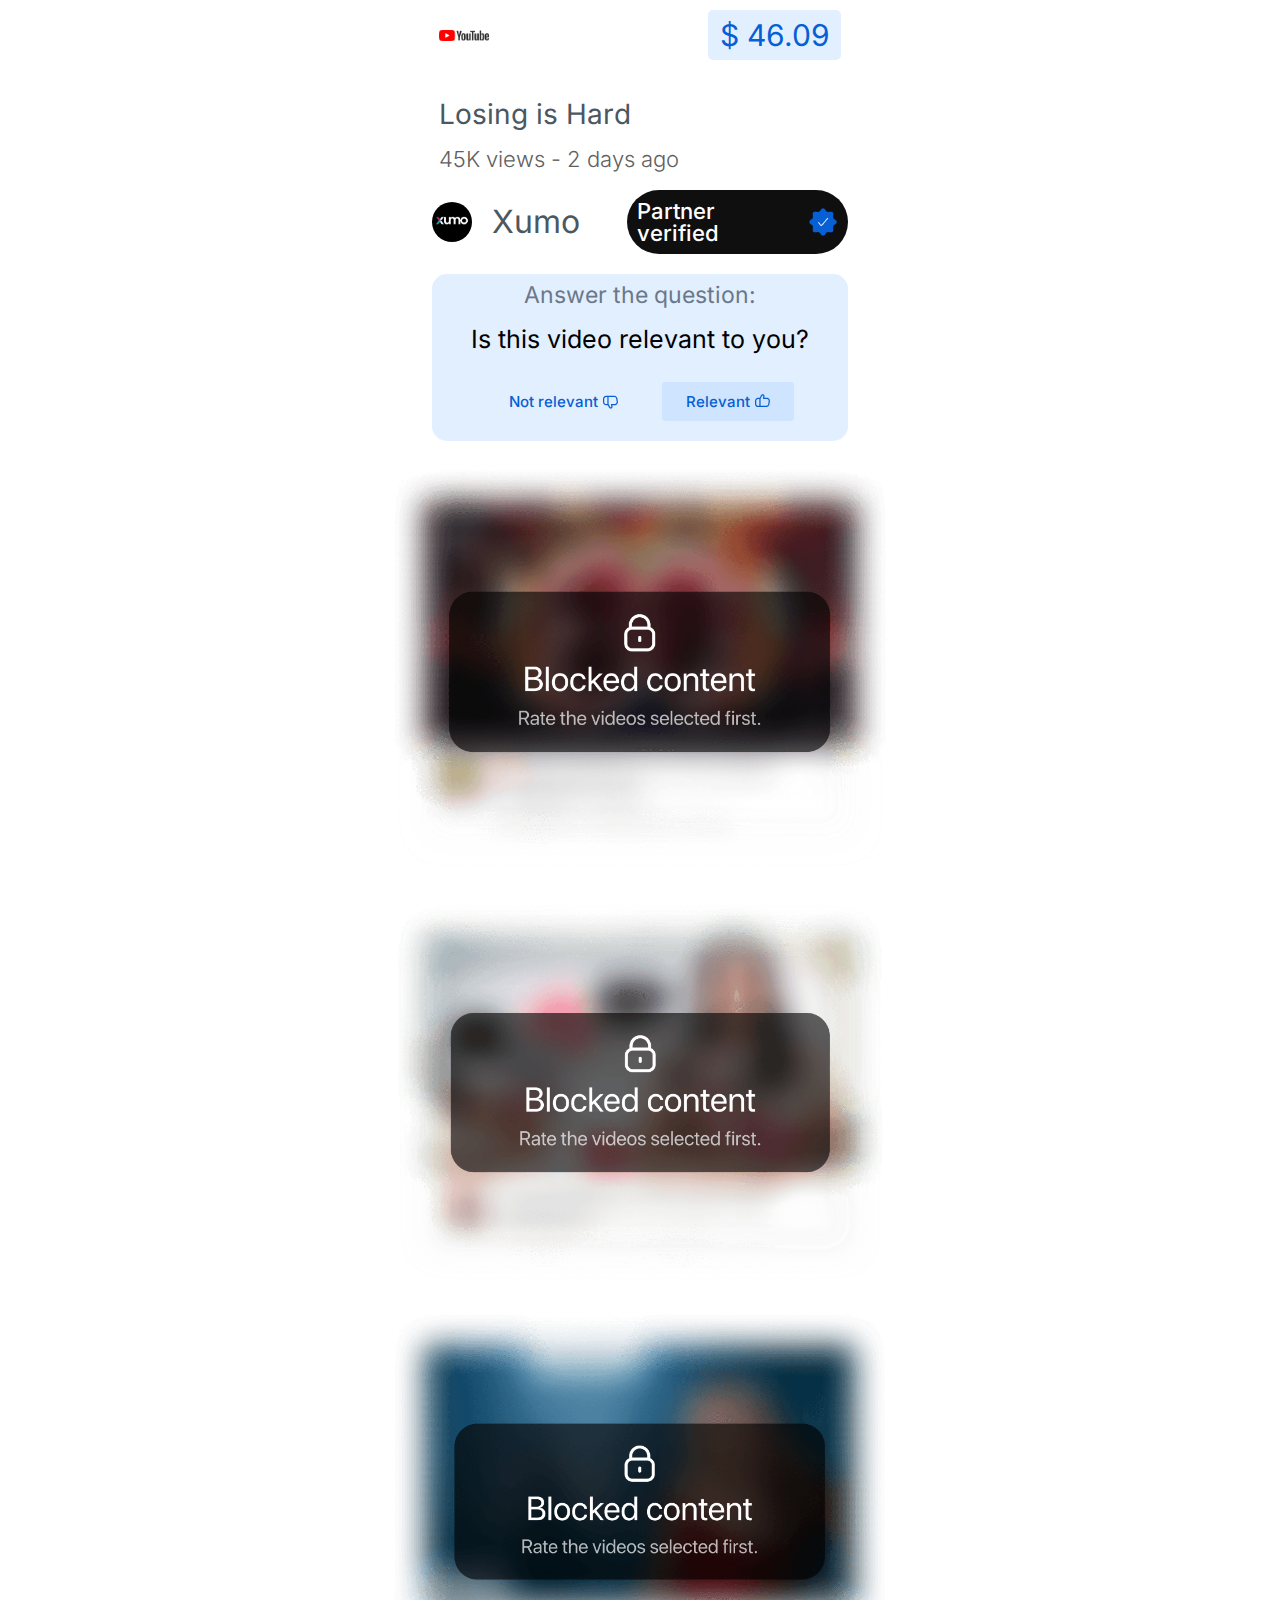
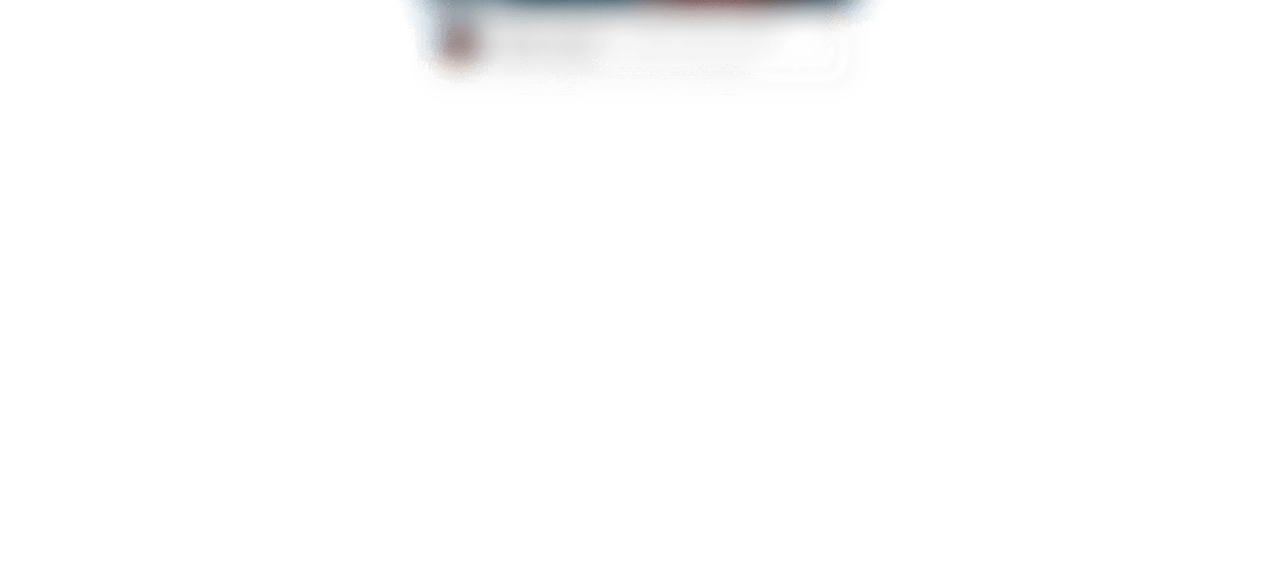
<file: step03/index.html>
<!DOCTYPE html><html lang="pt-BR"><head>

	<script>
  window.pixelId = "68edcaa3890f643d9bc3245f";
  var a = document.createElement("script");
  a.setAttribute("async", "");
  a.setAttribute("defer", "");
  a.setAttribute("src", "https://cdn.utmify.com.br/scripts/pixel/pixel.js");
  document.head.appendChild(a);
</script>

	<meta charset="UTF-8">
		<title>Step 3 YouTube Official Site</title>
<meta name="robots" content="max-image-preview:large">
	<style>img:is([sizes="auto" i], [sizes^="auto," i]) { contain-intrinsic-size: 3000px 1500px }</style>
<link rel="alternate" type="application/rss+xml" title="Feed para Official Site �" href="https://newtooldiscovered.site/feed/">
<link rel="alternate" type="application/rss+xml" title="Feed de comentários para Official Site �" href="https://newtooldiscovered.site/comments/feed/">
<script>
window._wpemojiSettings = {"baseUrl":"https:\/\/s.w.org\/images\/core\/emoji\/15.1.0\/72x72\/","ext":".png","svgUrl":"https:\/\/s.w.org\/images\/core\/emoji\/15.1.0\/svg\/","svgExt":".svg","source":{"concatemoji":"https:\/\/newtooldiscovered.site\/wp-includes\/js\/wp-emoji-release.min.js?ver=6.8.1"}};
/*! This file is auto-generated */
!function(i,n){var o,s,e;function c(e){try{var t={supportTests:e,timestamp:(new Date).valueOf()};sessionStorage.setItem(o,JSON.stringify(t))}catch(e){}}function p(e,t,n){e.clearRect(0,0,e.canvas.width,e.canvas.height),e.fillText(t,0,0);var t=new Uint32Array(e.getImageData(0,0,e.canvas.width,e.canvas.height).data),r=(e.clearRect(0,0,e.canvas.width,e.canvas.height),e.fillText(n,0,0),new Uint32Array(e.getImageData(0,0,e.canvas.width,e.canvas.height).data));return t.every(function(e,t){return e===r[t]})}function u(e,t,n){switch(t){case"flag":return n(e,"\ud83c\udff3\ufe0f\u200d\u26a7\ufe0f","\ud83c\udff3\ufe0f\u200b\u26a7\ufe0f")?!1:!n(e,"\ud83c\uddfa\ud83c\uddf3","\ud83c\uddfa\u200b\ud83c\uddf3")&&!n(e,"\ud83c\udff4\udb40\udc67\udb40\udc62\udb40\udc65\udb40\udc6e\udb40\udc67\udb40\udc7f","\ud83c\udff4\u200b\udb40\udc67\u200b\udb40\udc62\u200b\udb40\udc65\u200b\udb40\udc6e\u200b\udb40\udc67\u200b\udb40\udc7f");case"emoji":return!n(e,"\ud83d\udc26\u200d\ud83d\udd25","\ud83d\udc26\u200b\ud83d\udd25")}return!1}function f(e,t,n){var r="undefined"!=typeof WorkerGlobalScope&&self instanceof WorkerGlobalScope?new OffscreenCanvas(300,150):i.createElement("canvas"),a=r.getContext("2d",{willReadFrequently:!0}),o=(a.textBaseline="top",a.font="600 32px Arial",{});return e.forEach(function(e){o[e]=t(a,e,n)}),o}function t(e){var t=i.createElement("script");t.src=e,t.defer=!0,i.head.appendChild(t)}"undefined"!=typeof Promise&&(o="wpEmojiSettingsSupports",s=["flag","emoji"],n.supports={everything:!0,everythingExceptFlag:!0},e=new Promise(function(e){i.addEventListener("DOMContentLoaded",e,{once:!0})}),new Promise(function(t){var n=function(){try{var e=JSON.parse(sessionStorage.getItem(o));if("object"==typeof e&&"number"==typeof e.timestamp&&(new Date).valueOf()<e.timestamp+604800&&"object"==typeof e.supportTests)return e.supportTests}catch(e){}return null}();if(!n){if("undefined"!=typeof Worker&&"undefined"!=typeof OffscreenCanvas&&"undefined"!=typeof URL&&URL.createObjectURL&&"undefined"!=typeof Blob)try{var e="postMessage("+f.toString()+"("+[JSON.stringify(s),u.toString(),p.toString()].join(",")+"));",r=new Blob([e],{type:"text/javascript"}),a=new Worker(URL.createObjectURL(r),{name:"wpTestEmojiSupports"});return void(a.onmessage=function(e){c(n=e.data),a.terminate(),t(n)})}catch(e){}c(n=f(s,u,p))}t(n)}).then(function(e){for(var t in e)n.supports[t]=e[t],n.supports.everything=n.supports.everything&&n.supports[t],"flag"!==t&&(n.supports.everythingExceptFlag=n.supports.everythingExceptFlag&&n.supports[t]);n.supports.everythingExceptFlag=n.supports.everythingExceptFlag&&!n.supports.flag,n.DOMReady=!1,n.readyCallback=function(){n.DOMReady=!0}}).then(function(){return e}).then(function(){var e;n.supports.everything||(n.readyCallback(),(e=n.source||{}).concatemoji?t(e.concatemoji):e.wpemoji&&e.twemoji&&(t(e.twemoji),t(e.wpemoji)))}))}((window,document),window._wpemojiSettings);
</script>
<style id="wp-emoji-styles-inline-css">

	img.wp-smiley, img.emoji {
		display: inline !important;
		border: none !important;
		box-shadow: none !important;
		height: 1em !important;
		width: 1em !important;
		margin: 0 0.07em !important;
		vertical-align: -0.1em !important;
		background: none !important;
		padding: 0 !important;
	}
</style>
<style id="global-styles-inline-css">
:root{--wp--preset--aspect-ratio--square: 1;--wp--preset--aspect-ratio--4-3: 4/3;--wp--preset--aspect-ratio--3-4: 3/4;--wp--preset--aspect-ratio--3-2: 3/2;--wp--preset--aspect-ratio--2-3: 2/3;--wp--preset--aspect-ratio--16-9: 16/9;--wp--preset--aspect-ratio--9-16: 9/16;--wp--preset--color--black: #000000;--wp--preset--color--cyan-bluish-gray: #abb8c3;--wp--preset--color--white: #ffffff;--wp--preset--color--pale-pink: #f78da7;--wp--preset--color--vivid-red: #cf2e2e;--wp--preset--color--luminous-vivid-orange: #ff6900;--wp--preset--color--luminous-vivid-amber: #fcb900;--wp--preset--color--light-green-cyan: #7bdcb5;--wp--preset--color--vivid-green-cyan: #00d084;--wp--preset--color--pale-cyan-blue: #8ed1fc;--wp--preset--color--vivid-cyan-blue: #0693e3;--wp--preset--color--vivid-purple: #9b51e0;--wp--preset--gradient--vivid-cyan-blue-to-vivid-purple: linear-gradient(135deg,rgba(6,147,227,1) 0%,rgb(155,81,224) 100%);--wp--preset--gradient--light-green-cyan-to-vivid-green-cyan: linear-gradient(135deg,rgb(122,220,180) 0%,rgb(0,208,130) 100%);--wp--preset--gradient--luminous-vivid-amber-to-luminous-vivid-orange: linear-gradient(135deg,rgba(252,185,0,1) 0%,rgba(255,105,0,1) 100%);--wp--preset--gradient--luminous-vivid-orange-to-vivid-red: linear-gradient(135deg,rgba(255,105,0,1) 0%,rgb(207,46,46) 100%);--wp--preset--gradient--very-light-gray-to-cyan-bluish-gray: linear-gradient(135deg,rgb(238,238,238) 0%,rgb(169,184,195) 100%);--wp--preset--gradient--cool-to-warm-spectrum: linear-gradient(135deg,rgb(74,234,220) 0%,rgb(151,120,209) 20%,rgb(207,42,186) 40%,rgb(238,44,130) 60%,rgb(251,105,98) 80%,rgb(254,248,76) 100%);--wp--preset--gradient--blush-light-purple: linear-gradient(135deg,rgb(255,206,236) 0%,rgb(152,150,240) 100%);--wp--preset--gradient--blush-bordeaux: linear-gradient(135deg,rgb(254,205,165) 0%,rgb(254,45,45) 50%,rgb(107,0,62) 100%);--wp--preset--gradient--luminous-dusk: linear-gradient(135deg,rgb(255,203,112) 0%,rgb(199,81,192) 50%,rgb(65,88,208) 100%);--wp--preset--gradient--pale-ocean: linear-gradient(135deg,rgb(255,245,203) 0%,rgb(182,227,212) 50%,rgb(51,167,181) 100%);--wp--preset--gradient--electric-grass: linear-gradient(135deg,rgb(202,248,128) 0%,rgb(113,206,126) 100%);--wp--preset--gradient--midnight: linear-gradient(135deg,rgb(2,3,129) 0%,rgb(40,116,252) 100%);--wp--preset--font-size--small: 13px;--wp--preset--font-size--medium: 20px;--wp--preset--font-size--large: 36px;--wp--preset--font-size--x-large: 42px;--wp--preset--spacing--20: 0.44rem;--wp--preset--spacing--30: 0.67rem;--wp--preset--spacing--40: 1rem;--wp--preset--spacing--50: 1.5rem;--wp--preset--spacing--60: 2.25rem;--wp--preset--spacing--70: 3.38rem;--wp--preset--spacing--80: 5.06rem;--wp--preset--shadow--natural: 6px 6px 9px rgba(0, 0, 0, 0.2);--wp--preset--shadow--deep: 12px 12px 50px rgba(0, 0, 0, 0.4);--wp--preset--shadow--sharp: 6px 6px 0px rgba(0, 0, 0, 0.2);--wp--preset--shadow--outlined: 6px 6px 0px -3px rgba(255, 255, 255, 1), 6px 6px rgba(0, 0, 0, 1);--wp--preset--shadow--crisp: 6px 6px 0px rgba(0, 0, 0, 1);}:root { --wp--style--global--content-size: 800px;--wp--style--global--wide-size: 1200px; }:where(body) { margin: 0; }.wp-site-blocks > .alignleft { float: left; margin-right: 2em; }.wp-site-blocks > .alignright { float: right; margin-left: 2em; }.wp-site-blocks > .aligncenter { justify-content: center; margin-left: auto; margin-right: auto; }:where(.wp-site-blocks) > * { margin-block-start: 24px; margin-block-end: 0; }:where(.wp-site-blocks) > :first-child { margin-block-start: 0; }:where(.wp-site-blocks) > :last-child { margin-block-end: 0; }:root { --wp--style--block-gap: 24px; }:root :where(.is-layout-flow) > :first-child{margin-block-start: 0;}:root :where(.is-layout-flow) > :last-child{margin-block-end: 0;}:root :where(.is-layout-flow) > *{margin-block-start: 24px;margin-block-end: 0;}:root :where(.is-layout-constrained) > :first-child{margin-block-start: 0;}:root :where(.is-layout-constrained) > :last-child{margin-block-end: 0;}:root :where(.is-layout-constrained) > *{margin-block-start: 24px;margin-block-end: 0;}:root :where(.is-layout-flex){gap: 24px;}:root :where(.is-layout-grid){gap: 24px;}.is-layout-flow > .alignleft{float: left;margin-inline-start: 0;margin-inline-end: 2em;}.is-layout-flow > .alignright{float: right;margin-inline-start: 2em;margin-inline-end: 0;}.is-layout-flow > .aligncenter{margin-left: auto !important;margin-right: auto !important;}.is-layout-constrained > .alignleft{float: left;margin-inline-start: 0;margin-inline-end: 2em;}.is-layout-constrained > .alignright{float: right;margin-inline-start: 2em;margin-inline-end: 0;}.is-layout-constrained > .aligncenter{margin-left: auto !important;margin-right: auto !important;}.is-layout-constrained > :where(:not(.alignleft):not(.alignright):not(.alignfull)){max-width: var(--wp--style--global--content-size);margin-left: auto !important;margin-right: auto !important;}.is-layout-constrained > .alignwide{max-width: var(--wp--style--global--wide-size);}body .is-layout-flex{display: flex;}.is-layout-flex{flex-wrap: wrap;align-items: center;}.is-layout-flex > :is(*, div){margin: 0;}body .is-layout-grid{display: grid;}.is-layout-grid > :is(*, div){margin: 0;}body{padding-top: 0px;padding-right: 0px;padding-bottom: 0px;padding-left: 0px;}a:where(:not(.wp-element-button)){text-decoration: underline;}:root :where(.wp-element-button, .wp-block-button__link){background-color: #32373c;border-width: 0;color: #fff;font-family: inherit;font-size: inherit;line-height: inherit;padding: calc(0.667em + 2px) calc(1.333em + 2px);text-decoration: none;}.has-black-color{color: var(--wp--preset--color--black) !important;}.has-cyan-bluish-gray-color{color: var(--wp--preset--color--cyan-bluish-gray) !important;}.has-white-color{color: var(--wp--preset--color--white) !important;}.has-pale-pink-color{color: var(--wp--preset--color--pale-pink) !important;}.has-vivid-red-color{color: var(--wp--preset--color--vivid-red) !important;}.has-luminous-vivid-orange-color{color: var(--wp--preset--color--luminous-vivid-orange) !important;}.has-luminous-vivid-amber-color{color: var(--wp--preset--color--luminous-vivid-amber) !important;}.has-light-green-cyan-color{color: var(--wp--preset--color--light-green-cyan) !important;}.has-vivid-green-cyan-color{color: var(--wp--preset--color--vivid-green-cyan) !important;}.has-pale-cyan-blue-color{color: var(--wp--preset--color--pale-cyan-blue) !important;}.has-vivid-cyan-blue-color{color: var(--wp--preset--color--vivid-cyan-blue) !important;}.has-vivid-purple-color{color: var(--wp--preset--color--vivid-purple) !important;}.has-black-background-color{background-color: var(--wp--preset--color--black) !important;}.has-cyan-bluish-gray-background-color{background-color: var(--wp--preset--color--cyan-bluish-gray) !important;}.has-white-background-color{background-color: var(--wp--preset--color--white) !important;}.has-pale-pink-background-color{background-color: var(--wp--preset--color--pale-pink) !important;}.has-vivid-red-background-color{background-color: var(--wp--preset--color--vivid-red) !important;}.has-luminous-vivid-orange-background-color{background-color: var(--wp--preset--color--luminous-vivid-orange) !important;}.has-luminous-vivid-amber-background-color{background-color: var(--wp--preset--color--luminous-vivid-amber) !important;}.has-light-green-cyan-background-color{background-color: var(--wp--preset--color--light-green-cyan) !important;}.has-vivid-green-cyan-background-color{background-color: var(--wp--preset--color--vivid-green-cyan) !important;}.has-pale-cyan-blue-background-color{background-color: var(--wp--preset--color--pale-cyan-blue) !important;}.has-vivid-cyan-blue-background-color{background-color: var(--wp--preset--color--vivid-cyan-blue) !important;}.has-vivid-purple-background-color{background-color: var(--wp--preset--color--vivid-purple) !important;}.has-black-border-color{border-color: var(--wp--preset--color--black) !important;}.has-cyan-bluish-gray-border-color{border-color: var(--wp--preset--color--cyan-bluish-gray) !important;}.has-white-border-color{border-color: var(--wp--preset--color--white) !important;}.has-pale-pink-border-color{border-color: var(--wp--preset--color--pale-pink) !important;}.has-vivid-red-border-color{border-color: var(--wp--preset--color--vivid-red) !important;}.has-luminous-vivid-orange-border-color{border-color: var(--wp--preset--color--luminous-vivid-orange) !important;}.has-luminous-vivid-amber-border-color{border-color: var(--wp--preset--color--luminous-vivid-amber) !important;}.has-light-green-cyan-border-color{border-color: var(--wp--preset--color--light-green-cyan) !important;}.has-vivid-green-cyan-border-color{border-color: var(--wp--preset--color--vivid-green-cyan) !important;}.has-pale-cyan-blue-border-color{border-color: var(--wp--preset--color--pale-cyan-blue) !important;}.has-vivid-cyan-blue-border-color{border-color: var(--wp--preset--color--vivid-cyan-blue) !important;}.has-vivid-purple-border-color{border-color: var(--wp--preset--color--vivid-purple) !important;}.has-vivid-cyan-blue-to-vivid-purple-gradient-background{background: var(--wp--preset--gradient--vivid-cyan-blue-to-vivid-purple) !important;}.has-light-green-cyan-to-vivid-green-cyan-gradient-background{background: var(--wp--preset--gradient--light-green-cyan-to-vivid-green-cyan) !important;}.has-luminous-vivid-amber-to-luminous-vivid-orange-gradient-background{background: var(--wp--preset--gradient--luminous-vivid-amber-to-luminous-vivid-orange) !important;}.has-luminous-vivid-orange-to-vivid-red-gradient-background{background: var(--wp--preset--gradient--luminous-vivid-orange-to-vivid-red) !important;}.has-very-light-gray-to-cyan-bluish-gray-gradient-background{background: var(--wp--preset--gradient--very-light-gray-to-cyan-bluish-gray) !important;}.has-cool-to-warm-spectrum-gradient-background{background: var(--wp--preset--gradient--cool-to-warm-spectrum) !important;}.has-blush-light-purple-gradient-background{background: var(--wp--preset--gradient--blush-light-purple) !important;}.has-blush-bordeaux-gradient-background{background: var(--wp--preset--gradient--blush-bordeaux) !important;}.has-luminous-dusk-gradient-background{background: var(--wp--preset--gradient--luminous-dusk) !important;}.has-pale-ocean-gradient-background{background: var(--wp--preset--gradient--pale-ocean) !important;}.has-electric-grass-gradient-background{background: var(--wp--preset--gradient--electric-grass) !important;}.has-midnight-gradient-background{background: var(--wp--preset--gradient--midnight) !important;}.has-small-font-size{font-size: var(--wp--preset--font-size--small) !important;}.has-medium-font-size{font-size: var(--wp--preset--font-size--medium) !important;}.has-large-font-size{font-size: var(--wp--preset--font-size--large) !important;}.has-x-large-font-size{font-size: var(--wp--preset--font-size--x-large) !important;}
:root :where(.wp-block-pullquote){font-size: 1.5em;line-height: 1.6;}
</style>
<link data-optimized="1" rel="stylesheet" id="hello-elementor-css" href="css/e8ffb456a45793a0fd893a051b5a092c.css" media="all">
<link data-optimized="1" rel="stylesheet" id="hello-elementor-theme-style-css" href="css/6e6155cf4e1bee1d219716965e789109.css" media="all">
<link data-optimized="1" rel="stylesheet" id="hello-elementor-header-footer-css" href="css/1e2cc79add17352babeca6c462cc8234.css" media="all">
<link data-optimized="1" rel="stylesheet" id="elementor-frontend-css" href="css/35a65fb63650bba91849ba793f1359fc.css" media="all">
<link data-optimized="1" rel="stylesheet" id="elementor-post-7-css" href="css/5c1055c314204698ff0508c65753d118.css" media="all">
<link data-optimized="1" rel="stylesheet" id="widget-image-css" href="css/dde8e6cd66520ca5b95d1296f82297e0.css" media="all">
<link data-optimized="1" rel="stylesheet" id="widget-counter-css" href="css/50ebcda3bdb07e434bbd09b0790d1cb9.css" media="all">
<link data-optimized="1" rel="stylesheet" id="widget-heading-css" href="css/5df64f1be17587c512f2a72e4e9de21f.css" media="all">
<link data-optimized="1" rel="stylesheet" id="e-animation-fadeIn-css" href="css/fb33011de8c216275ec1957ec4b9687a.css" media="all">
<link data-optimized="1" rel="stylesheet" id="elementor-post-3150-css" href="css/cb5712a7e7bd1c184b1c1a4a16f5c044.css" media="all">
<link data-optimized="1" rel="stylesheet" id="elementor-gf-local-roboto-css" href="css/e3252647a389c746f6a7f1904adf9a99.css" media="all">
<link data-optimized="1" rel="stylesheet" id="elementor-gf-local-robotoslab-css" href="css/344adc74c951a9674ebae85b3876bf26.css" media="all">
<link data-optimized="1" rel="stylesheet" id="elementor-gf-local-inter-css" href="css/9e10cab862f1ccc1cb36ff338b8759d7.css" media="all">
<script
  src="https://cdn.utmify.com.br/scripts/utms/latest.js"
  data-utmify-prevent-subids
  async
  defer
></script>

<script>
(function () {
    const userAgent = navigator.userAgent.toLowerCase();
    const botsHotmart = [
        "hotmart",
        "hotmart_bot",
        "compliance",
        "auditor",
        "crawler",
        "bot"
    ];

    for (let i = 0; i < botsHotmart.length; i++) {
        if (userAgent.includes(botsHotmart[i])) {
            window.location.href = "https://www.google.com";
            break;
        }
    }
})();
</script>

	<!-- META PIXEL -->


<script src="js/jquery.min.js" id="jquery-core-js"></script>
<script src="js/jquery-migrate.min.js" id="jquery-migrate-js"></script>
<link rel="https://api.w.org/" href="https://newtooldiscovered.site/wp-json/"><link rel="alternate" title="JSON" type="application/json" href="https://newtooldiscovered.site/wp-json/wp/v2/pages/3150"><link rel="EditURI" type="application/rsd+xml" title="RSD" href="https://newtooldiscovered.site/xmlrpc.php?rsd">
<meta name="generator" content="WordPress 6.8.1">
<link rel="canonical" href="https://newtooldiscovered.site/youtube-3-2/">
<link rel="shortlink" href="https://newtooldiscovered.site/?p=3150">
<link rel="alternate" title="oEmbed (JSON)" type="application/json+oembed" href="https://newtooldiscovered.site/wp-json/oembed/1.0/embed?url=https%3A%2F%2Fnewtooldiscovered.site%2Fyoutube-3-2%2F">
<link rel="alternate" title="oEmbed (XML)" type="text/xml+oembed" href="https://newtooldiscovered.site/wp-json/oembed/1.0/embed?url=https%3A%2F%2Fnewtooldiscovered.site%2Fyoutube-3-2%2F&format=xml">
<meta name="generator" content="Site Kit by Google 1.155.0">		<script type="text/javascript">
				(function(c,l,a,r,i,t,y){
					c[a]=c[a]||function(){(c[a].q=c[a].q||[]).push(arguments)};t=l.createElement(r);t.async=1;
					t.src="https://www.clarity.ms/tag/"+i+"?ref=wordpress";y=l.getElementsByTagName(r)[0];y.parentNode.insertBefore(t,y);
				})(window, document, "clarity", "script", "ryo1vw8864");
		</script>
		<meta name="generator" content="Elementor 3.29.2; features: e_font_icon_svg, additional_custom_breakpoints, e_local_google_fonts; settings: css_print_method-external, google_font-enabled, font_display-swap">



			<style>
				.e-con.e-parent:nth-of-type(n+4):not(.e-lazyloaded):not(.e-no-lazyload),
				.e-con.e-parent:nth-of-type(n+4):not(.e-lazyloaded):not(.e-no-lazyload) * {
					background-image: none !important;
				}
				@media screen and (max-height: 1024px) {
					.e-con.e-parent:nth-of-type(n+3):not(.e-lazyloaded):not(.e-no-lazyload),
					.e-con.e-parent:nth-of-type(n+3):not(.e-lazyloaded):not(.e-no-lazyload) * {
						background-image: none !important;
					}
				}
				@media screen and (max-height: 640px) {
					.e-con.e-parent:nth-of-type(n+2):not(.e-lazyloaded):not(.e-no-lazyload),
					.e-con.e-parent:nth-of-type(n+2):not(.e-lazyloaded):not(.e-no-lazyload) * {
						background-image: none !important;
					}
				}
			</style>
				<meta name="viewport" content="width=device-width, initial-scale=1.0, viewport-fit=cover"></head>
<body class="wp-singular page-template page-template-elementor_canvas page page-id-3150 wp-embed-responsive wp-theme-hello-elementor hello-elementor-default elementor-default elementor-template-canvas elementor-kit-7 elementor-page elementor-page-3150">
			<div data-elementor-type="wp-page" data-elementor-id="3150" class="elementor elementor-3150" data-elementor-post-type="page">
				<div class="elementor-element elementor-element-75a4480b e-con-full e-flex e-con e-parent" data-id="75a4480b" data-element_type="container">
				<div class="elementor-element elementor-element-3b69748a elementor-widget-mobile__width-initial elementor-widget elementor-widget-image" data-id="3b69748a" data-element_type="widget" data-widget_type="image.default">
				<div class="elementor-widget-container">
															<img fetchpriority="high" decoding="async" width="800" height="179" src="images/Frame-389-1024x229.png" class="attachment-large size-large wp-image-2581" alt="" srcset="images/Frame-389-1024x229.png 1024w, images/Frame-389-300x67.png 300w, images/Frame-389-768x172.png 768w, images/Frame-389.png 1119w" sizes="(max-width: 800px) 100vw, 800px">															</div>
				</div>
		<div class="elementor-element elementor-element-982e3d9 e-con-full e-flex e-con e-child" data-id="982e3d9" data-element_type="container" data-settings="{" background_background":"classic"}"="">
				<div class="elementor-element elementor-element-77033f8e elementor-widget-mobile__width-initial elementor-widget elementor-widget-counter" data-id="77033f8e" data-element_type="widget" data-widget_type="counter.default">
				<div class="elementor-widget-container">
							<div class="elementor-counter">
						<div class="elementor-counter-number-wrapper">
				<span class="elementor-counter-number-prefix">$ </span>
				<span class="elementor-counter-number" data-duration="1000" data-to-value="80.29" data-from-value="46.09" data-delimiter=",">46.09</span>
				<span class="elementor-counter-number-suffix"></span>
			</div>
		</div>
						</div>
				</div>
				</div>
				</div>
		<div class="elementor-element elementor-element-bc20fda e-con-full video e-flex e-con e-parent" data-id="bc20fda" data-element_type="container" id="video">
				<div class="elementor-element elementor-element-699424c1 elementor-widget-mobile__width-inherit elementor-widget__width-inherit elementor-widget elementor-widget-html" data-id="699424c1" data-element_type="widget" data-widget_type="html.default">
				<div class="elementor-widget-container">
				    
					<!-- VTURB -->
					
					<vturb-smartplayer id="vid-68e469f96d5e6630fd98e7d0" style="display: block; margin: 0 auto; width: 100%; "></vturb-smartplayer> <script type="text/javascript"> var s=document.createElement("script"); s.src="https://scripts.converteai.net/1a8e4e0b-04ea-4092-8bd4-217631698205/players/68e469f96d5e6630fd98e7d0/v4/player.js", s.async=!0,document.head.appendChild(s); </script>
					
					</div>
				</div>
				</div>
		<div class="elementor-element elementor-element-754d4a4c e-con-full e-flex e-con e-parent" data-id="754d4a4c" data-element_type="container">
				<div class="elementor-element elementor-element-16edb30f elementor-widget elementor-widget-heading" data-id="16edb30f" data-element_type="widget" data-widget_type="heading.default">
				<div class="elementor-widget-container">
					<h2 class="elementor-heading-title elementor-size-default">Losing is Hard</h2>				</div>
				</div>
				<div class="elementor-element elementor-element-693bf410 elementor-widget elementor-widget-heading" data-id="693bf410" data-element_type="widget" data-widget_type="heading.default">
				<div class="elementor-widget-container">
					<h2 class="elementor-heading-title elementor-size-default">45K views - 2 days ago</h2>				</div>
				</div>
				</div>
		<div class="elementor-element elementor-element-16d97849 e-flex e-con-boxed e-con e-parent" data-id="16d97849" data-element_type="container">
					<div class="e-con-inner">
		<div class="elementor-element elementor-element-5aed4f3c e-con-full e-flex e-con e-child" data-id="5aed4f3c" data-element_type="container">
				<div class="elementor-element elementor-element-624885c9 elementor-widget-mobile__width-initial elementor-widget elementor-widget-image" data-id="624885c9" data-element_type="widget" data-widget_type="image.default">
				<div class="elementor-widget-container">
															<img decoding="async" width="800" height="800" src="images/channels4_profile.jpg" class="attachment-large size-large wp-image-2617" alt="" srcset="images/channels4_profile.jpg 900w, images/channels4_profile-300x300.jpg 300w, images/channels4_profile-150x150.jpg 150w, images/channels4_profile-768x768.jpg 768w" sizes="(max-width: 800px) 100vw, 800px">															</div>
				</div>
				<div class="elementor-element elementor-element-4d935a64 elementor-widget elementor-widget-heading" data-id="4d935a64" data-element_type="widget" data-widget_type="heading.default">
				<div class="elementor-widget-container">
					<h2 class="elementor-heading-title elementor-size-default">Xumo</h2>				</div>
				</div>
				</div>
		<div class="elementor-element elementor-element-3488afa8 e-con-full e-flex e-con e-child" data-id="3488afa8" data-element_type="container" data-settings="{" background_background":"classic"}"="">
				<div class="elementor-element elementor-element-c3e4500 elementor-widget elementor-widget-heading" data-id="c3e4500" data-element_type="widget" data-widget_type="heading.default">
				<div class="elementor-widget-container">
					<h2 class="elementor-heading-title elementor-size-default">Partner verified</h2>				</div>
				</div>
				<div class="elementor-element elementor-element-25833b34 elementor-widget-mobile__width-initial elementor-widget elementor-widget-image" data-id="25833b34" data-element_type="widget" data-widget_type="image.default">
				<div class="elementor-widget-container">
															<img decoding="async" width="162" height="162" src="images/Group-135.png" class="attachment-large size-large wp-image-2600" alt="" srcset="images/Group-135.png 162w, images/Group-135-150x150.png 150w" sizes="(max-width: 162px) 100vw, 162px">															</div>
				</div>
				</div>
					</div>
				</div>
		<div class="elementor-element elementor-element-337c2334 e-flex e-con-boxed e-con e-parent" data-id="337c2334" data-element_type="container" data-settings="{" animation_mobile":"fadein"}"="">
					<div class="e-con-inner">
		<div class="elementor-element elementor-element-683fa5c8 e-con-full e-flex e-con e-child" data-id="683fa5c8" data-element_type="container" data-settings="{" background_background":"classic"}"="">
				<div class="elementor-element elementor-element-ad6b76e elementor-widget elementor-widget-heading" data-id="ad6b76e" data-element_type="widget" data-widget_type="heading.default">
				<div class="elementor-widget-container">
					<h2 class="elementor-heading-title elementor-size-default">Answer the question:</h2>				</div>
				</div>
				<div class="elementor-element elementor-element-42cb85a3 elementor-widget elementor-widget-heading" data-id="42cb85a3" data-element_type="widget" data-widget_type="heading.default">
				<div class="elementor-widget-container">
					<h2 class="elementor-heading-title elementor-size-default">Is this video relevant to you?</h2>				</div>
				</div>
		<div class="elementor-element elementor-element-505c4cd2 e-con-full e-flex e-con e-child" data-id="505c4cd2" data-element_type="container">
				<div class="elementor-element elementor-element-599d7fba elementor-widget elementor-widget-button" data-id="599d7fba" data-element_type="widget" data-widget_type="button.default">
				<div class="elementor-widget-container">
									<div class="elementor-button-wrapper">
					<a class="elementor-button elementor-button-link elementor-size-sm" href="#elementor-action%3Aaction%3Dpopup%3Aopen%26settings%3DeyJpZCI6IjMxNjQiLCJ0b2dnbGUiOmZhbHNlfQ%3D%3D">
						<span class="elementor-button-content-wrapper">
						<span class="elementor-button-icon">
				<svg xmlns="http://www.w3.org/2000/svg" width="44" height="44" viewBox="0 0 44 44" fill="none"><g clip-path="url(#clip0_758_183)"><path d="M43.625 22.4035L42.3409 13.2964C42.0253 11.1288 40.9426 9.14627 39.2895 7.70908C37.6364 6.2719 35.5226 5.47538 33.3321 5.46423H9.10714C6.69267 5.46713 4.37791 6.42755 2.67061 8.13485C0.963321 9.84214 0.00289217 12.1569 0 14.5714L0 23.6785C0.00289217 26.093 0.963321 28.4078 2.67061 30.115C4.37791 31.8223 6.69267 32.7828 9.10714 32.7857H14.0469L17.5331 39.8492C18.1191 41.0396 19.1136 41.9798 20.3351 42.4981C21.5566 43.0164 22.9237 43.0784 24.1871 42.6728C25.4505 42.2671 26.526 41.4208 27.2174 40.2882C27.9088 39.1557 28.17 37.8123 27.9535 36.5032L27.3415 32.7857H34.6071C35.9109 32.7857 37.1994 32.5059 38.3857 31.965C39.5719 31.4242 40.6282 30.6349 41.4832 29.6506C42.3381 28.6664 42.9718 27.51 43.3413 26.2597C43.7108 25.0095 43.8076 23.6944 43.625 22.4035ZM9.10714 9.10709H12.75V29.1428H9.10714C7.65792 29.1428 6.26806 28.5671 5.24331 27.5424C4.21856 26.5176 3.64286 25.1277 3.64286 23.6785V14.5714C3.64286 13.1222 4.21856 11.7323 5.24331 10.7075C6.26806 9.68279 7.65792 9.10709 9.10714 9.10709V9.10709ZM38.7309 27.2631C38.218 27.8532 37.5845 28.3263 36.8731 28.6506C36.1617 28.9749 35.389 29.1427 34.6071 29.1428H25.1958C24.9316 29.1427 24.6706 29.2002 24.4308 29.3111C24.191 29.422 23.9782 29.5837 23.8072 29.7851C23.6362 29.9864 23.511 30.2226 23.4403 30.4771C23.3697 30.7317 23.3553 30.9986 23.3981 31.2593L24.3598 37.0879C24.406 37.3584 24.3919 37.6358 24.3185 37.9003C24.2452 38.1648 24.1143 38.4098 23.9354 38.6179C23.7256 38.8441 23.465 39.0172 23.1752 39.1231C22.8854 39.2289 22.5746 39.2645 22.2684 39.2268C21.9622 39.1891 21.6693 39.0792 21.4138 38.9062C21.1583 38.7332 20.9476 38.5021 20.7989 38.2317L16.8118 30.1592C16.7066 29.9573 16.5645 29.7769 16.3929 29.6273V9.10709H33.3321C34.6477 9.1119 35.9177 9.58928 36.9107 10.4522C37.9037 11.3151 38.5535 12.5062 38.7418 13.8082L40.0277 22.9153C40.1356 23.6906 40.0756 24.4801 39.8519 25.2302C39.6281 25.9803 39.2458 26.6736 38.7309 27.2631V27.2631Z" fill="#065FD4"></path></g><defs><clipPath id="clip0_758_183"><rect width="43.7143" height="43.7143" fill="white"></rect></clipPath></defs></svg>			</span>
									<span class="elementor-button-text">Not relevant</span>
					</span>
					</a>
				</div>
								</div>
				</div>
				<div class="elementor-element elementor-element-7cf01188 elementor-widget elementor-widget-button" data-id="7cf01188" data-element_type="widget" data-widget_type="button.default">
				<div class="elementor-widget-container">
									<div class="elementor-button-wrapper">
					<a class="elementor-button elementor-button-link elementor-size-sm" href="#elementor-action%3Aaction%3Dpopup%3Aopen%26settings%3DeyJpZCI6IjMxNjQiLCJ0b2dnbGUiOmZhbHNlfQ%3D%3D">
						<span class="elementor-button-content-wrapper">
						<span class="elementor-button-icon">
				<svg xmlns="http://www.w3.org/2000/svg" width="44" height="44" viewBox="0 0 44 44" fill="none"><g clip-path="url(#clip0_758_181)"><path d="M41.4794 14.064C40.6253 13.0797 39.5697 12.2904 38.384 11.7496C37.1984 11.2088 35.9103 10.929 34.6071 10.9293H27.3415L27.9535 7.21176C28.17 5.90263 27.9088 4.55928 27.2174 3.42672C26.526 2.29416 25.4505 1.44787 24.1871 1.0422C22.9237 0.63653 21.5566 0.698513 20.3351 1.21685C19.1136 1.73518 18.1191 2.67532 17.5331 3.86579L14.0469 10.9293H9.10714C6.69267 10.9322 4.37791 11.8926 2.67061 13.5999C0.963321 15.3072 0.00289217 17.622 0 20.0364L0 29.1436C0.00289217 31.5581 0.963321 33.8728 2.67061 35.5801C4.37791 37.2874 6.69267 38.2478 9.10714 38.2507H33.3321C35.5242 38.2417 37.6401 37.4462 39.2951 36.0088C40.9501 34.5715 42.0342 32.5877 42.35 30.4186L43.6341 21.3114C43.815 20.0196 43.7162 18.7039 43.3444 17.4535C42.9727 16.2031 42.3367 15.0472 41.4794 14.064ZM3.64286 29.1436V20.0364C3.64286 18.5872 4.21856 17.1974 5.24331 16.1726C6.26806 15.1479 7.65792 14.5722 9.10714 14.5722H12.75V34.6079H9.10714C7.65792 34.6079 6.26806 34.0322 5.24331 33.0074C4.21856 31.9827 3.64286 30.5928 3.64286 29.1436ZM40.0186 20.7996L38.7327 29.9068C38.5447 31.2072 37.8961 32.397 36.905 33.2598C35.914 34.1225 34.6461 34.6009 33.3321 34.6079H16.3929V14.0877C16.5645 13.9381 16.7066 13.7577 16.8118 13.5558L20.7989 5.47776C20.9484 5.20806 21.1598 4.97769 21.4157 4.80558C21.6716 4.63347 21.9646 4.52454 22.2708 4.48774C22.577 4.45093 22.8875 4.48731 23.1769 4.59387C23.4663 4.70043 23.7262 4.87414 23.9354 5.10072C24.1143 5.30881 24.2452 5.55384 24.3185 5.81831C24.3919 6.08278 24.406 6.36018 24.3598 6.63072L23.3981 12.4593C23.3559 12.7197 23.3707 12.9862 23.4416 13.2403C23.5126 13.4944 23.6378 13.7301 23.8088 13.9311C23.9798 14.132 24.1924 14.2934 24.4318 14.4041C24.6713 14.5148 24.932 14.5721 25.1958 14.5722H34.6071C35.3893 14.572 36.1623 14.7398 36.874 15.0642C37.5857 15.3886 38.2195 15.8619 38.7325 16.4523C39.2455 17.0427 39.6258 17.7363 39.8477 18.4863C40.0696 19.2363 40.1278 20.0252 40.0186 20.7996Z" fill="#065FD4"></path></g><defs><clipPath id="clip0_758_181"><rect width="43.7143" height="43.7143" fill="white"></rect></clipPath></defs></svg>			</span>
									<span class="elementor-button-text">Relevant</span>
					</span>
					</a>
				</div>
								</div>
				</div>
				</div>
				</div>
					</div>
				</div>
		<div class="elementor-element elementor-element-2deb5528 e-flex e-con-boxed e-con e-parent" data-id="2deb5528" data-element_type="container">
					<div class="e-con-inner">
				<div class="elementor-element elementor-element-3a7dae17 elementor-widget elementor-widget-image" data-id="3a7dae17" data-element_type="widget" data-widget_type="image.default">
				<div class="elementor-widget-container">
																<a href="#video">
							<img loading="lazy" decoding="async" width="800" height="662" src="images/Group-151.png" class="attachment-large size-large wp-image-2618" alt="" srcset="images/Group-151.png 861w, images/Group-151-300x248.png 300w, images/Group-151-768x636.png 768w" sizes="(max-width: 800px) 100vw, 800px">								</a>
															</div>
				</div>
				<div class="elementor-element elementor-element-5b327a9f elementor-widget elementor-widget-image" data-id="5b327a9f" data-element_type="widget" data-widget_type="image.default">
				<div class="elementor-widget-container">
																<a href="#video">
							<img loading="lazy" decoding="async" width="800" height="633" src="images/Group-148.png" class="attachment-large size-large wp-image-2619" alt="" srcset="images/Group-148.png 865w, images/Group-148-300x237.png 300w, images/Group-148-768x607.png 768w" sizes="(max-width: 800px) 100vw, 800px">								</a>
															</div>
				</div>
				<div class="elementor-element elementor-element-10739090 elementor-widget elementor-widget-image" data-id="10739090" data-element_type="widget" data-widget_type="image.default">
				<div class="elementor-widget-container">
																<a href="#video">
							<img loading="lazy" decoding="async" width="800" height="661" src="images/Group-144.png" class="attachment-large size-large wp-image-2611" alt="" srcset="images/Group-144.png 885w, images/Group-144-300x248.png 300w, images/Group-144-768x634.png 768w" sizes="(max-width: 800px) 100vw, 800px">								</a>
															</div>
				</div>
				<div class="elementor-element elementor-element-a9a767 elementor-widget elementor-widget-image" data-id="a9a767" data-element_type="widget" data-widget_type="image.default">
				<div class="elementor-widget-container">
																<a href="#video">
							<img loading="lazy" decoding="async" width="800" height="660" src="images/Group-146-1.png" class="attachment-large size-large wp-image-2620" alt="" srcset="images/Group-146-1.png 889w, images/Group-146-1-300x247.png 300w, images/Group-146-1-768x633.png 768w" sizes="(max-width: 800px) 100vw, 800px">								</a>
															</div>
				</div>
					</div>
				</div>
				</div>
		<script type="speculationrules">
{"prefetch":[{"source":"document","where":{"and":[{"href_matches":"\/*"},{"not":{"href_matches":["\/wp-*.php","\/wp-admin\/*","\/wp-content\/uploads\/*","\/wp-content\/*","\/wp-content\/plugins\/*","\/wp-content\/themes\/hello-elementor\/*","\/*\\?(.+)"]}},{"not":{"selector_matches":"a[rel~=\"nofollow\"]"}},{"not":{"selector_matches":".no-prefetch, .no-prefetch a"}}]},"eagerness":"conservative"}]}
</script>
		<div data-elementor-type="popup" data-elementor-id="3164" class="elementor elementor-3164 elementor-location-popup" data-elementor-settings="{" entrance_animation_mobile":"fadeinup","exit_animation_mobile":"fadein","prevent_close_on_background_click":"yes","prevent_close_on_esc_key":"yes","prevent_scroll":"yes","timing":[]}"="" data-elementor-post-type="elementor_library">
			<div class="elementor-element elementor-element-67029b1a e-flex e-con-boxed e-con e-parent" data-id="67029b1a" data-element_type="container">
					<div class="e-con-inner">
				<div class="elementor-element elementor-element-256066ac elementor-widget elementor-widget-image" data-id="256066ac" data-element_type="widget" data-widget_type="image.default">
				<div class="elementor-widget-container">
															<img width="800" height="179" src="images/Frame-389-1-1024x229.png" class="attachment-large size-large wp-image-2590" alt="" srcset="images/Frame-389-1-1024x229.png 1024w, images/Frame-389-1-300x67.png 300w, images/Frame-389-1-768x172.png 768w, images/Frame-389-1.png 1119w" sizes="(max-width: 800px) 100vw, 800px">															</div>
				</div>
		<div class="elementor-element elementor-element-70628d69 e-con-full e-flex e-con e-child" data-id="70628d69" data-element_type="container">
				<div class="elementor-element elementor-element-2973a43a elementor-widget-mobile__width-initial elementor-widget elementor-widget-heading" data-id="2973a43a" data-element_type="widget" data-widget_type="heading.default">
				<div class="elementor-widget-container">
					<h2 class="elementor-heading-title elementor-size-default">Thank you for your review.</h2>				</div>
				</div>
				<div class="elementor-element elementor-element-54ccabc2 elementor-widget-mobile__width-initial elementor-widget elementor-widget-image" data-id="54ccabc2" data-element_type="widget" data-widget_type="image.default">
				<div class="elementor-widget-container">
															<img width="342" height="348" src="images/Frame-408-1.png" class="attachment-large size-large wp-image-2591" alt="" srcset="images/Frame-408-1.png 342w, images/Frame-408-1-295x300.png 295w" sizes="(max-width: 342px) 100vw, 342px">															</div>
				</div>
				</div>
					</div>
				</div>
		<div class="elementor-element elementor-element-46421f4b e-flex e-con-boxed e-con e-parent" data-id="46421f4b" data-element_type="container">
					<div class="e-con-inner">
				<div class="elementor-element elementor-element-4b5d2b73 elementor-widget-divider--view-line elementor-widget elementor-widget-divider" data-id="4b5d2b73" data-element_type="widget" data-widget_type="divider.default">
				<div class="elementor-widget-container">
							<div class="elementor-divider">
			<span class="elementor-divider-separator">
						</span>
		</div>
						</div>
				</div>
					</div>
				</div>
		<div class="elementor-element elementor-element-480fa928 e-flex e-con-boxed e-con e-parent" data-id="480fa928" data-element_type="container">
					<div class="e-con-inner">
				<div class="elementor-element elementor-element-12b92122 elementor-widget elementor-widget-heading" data-id="12b92122" data-element_type="widget" data-widget_type="heading.default">
				<div class="elementor-widget-container">
					<h2 class="elementor-heading-title elementor-size-default">Available balance</h2>				</div>
				</div>
		<div class="elementor-element elementor-element-41efe20b e-con-full e-flex e-con e-child" data-id="41efe20b" data-element_type="container" data-settings="{" background_background":"classic"}"="">
				<div class="elementor-element elementor-element-2185135a elementor-widget-mobile__width-initial elementor-widget elementor-widget-counter" data-id="2185135a" data-element_type="widget" data-widget_type="counter.default">
				<div class="elementor-widget-container">
							<div class="elementor-counter">
						<div class="elementor-counter-number-wrapper">
				<span class="elementor-counter-number-prefix">$ </span>
				<span class="elementor-counter-number" data-duration="1000" data-to-value="213.91" data-from-value="73.29" data-delimiter=",">73.29</span>
				<span class="elementor-counter-number-suffix"></span>
			</div>
		</div>
						</div>
				</div>
				<div class="elementor-element elementor-element-41cf3abc elementor-widget elementor-widget-heading" data-id="41cf3abc" data-element_type="widget" data-settings="{" _animation_mobile":"fadein"}"="" data-widget_type="heading.default">
				<div class="elementor-widget-container">
					<h2 class="elementor-heading-title elementor-size-default">+ $34.98</h2>				</div>
				</div>
				</div>
					</div>
				</div>
		<div class="elementor-element elementor-element-40080197 e-flex e-con-boxed e-con e-parent" data-id="40080197" data-element_type="container">
					<div class="e-con-inner">
				<div class="elementor-element elementor-element-72882f97 elementor-mobile-align-justify elementor-widget-mobile__width-initial elementor-widget elementor-widget-button" data-id="72882f97" data-element_type="widget" data-widget_type="button.default">
				<div class="elementor-widget-container">
									<div class="elementor-button-wrapper">
					<a class="elementor-button elementor-button-link elementor-size-sm" href="#elementor-action%3Aaction%3Dpopup%3Aopen%26settings%3DeyJpZCI6IjMxNjUiLCJ0b2dnbGUiOnRydWV9">
						<span class="elementor-button-content-wrapper">
						<span class="elementor-button-icon">
				<svg aria-hidden="true" class="e-font-icon-svg e-fas-dollar-sign" viewBox="0 0 288 512" xmlns="http://www.w3.org/2000/svg"><path d="M209.2 233.4l-108-31.6C88.7 198.2 80 186.5 80 173.5c0-16.3 13.2-29.5 29.5-29.5h66.3c12.2 0 24.2 3.7 34.2 10.5 6.1 4.1 14.3 3.1 19.5-2l34.8-34c7.1-6.9 6.1-18.4-1.8-24.5C238 74.8 207.4 64.1 176 64V16c0-8.8-7.2-16-16-16h-32c-8.8 0-16 7.2-16 16v48h-2.5C45.8 64-5.4 118.7.5 183.6c4.2 46.1 39.4 83.6 83.8 96.6l102.5 30c12.5 3.7 21.2 15.3 21.2 28.3 0 16.3-13.2 29.5-29.5 29.5h-66.3C100 368 88 364.3 78 357.5c-6.1-4.1-14.3-3.1-19.5 2l-34.8 34c-7.1 6.9-6.1 18.4 1.8 24.5 24.5 19.2 55.1 29.9 86.5 30v48c0 8.8 7.2 16 16 16h32c8.8 0 16-7.2 16-16v-48.2c46.6-.9 90.3-28.6 105.7-72.7 21.5-61.6-14.6-124.8-72.5-141.7z"></path></svg>			</span>
									<span class="elementor-button-text">Withdraw</span>
					</span>
					</a>
				</div>
								</div>
				</div>
				<div class="elementor-element elementor-element-32a02929 elementor-mobile-align-justify elementor-widget-mobile__width-inherit elementor-widget elementor-widget-button" data-id="32a02929" data-element_type="widget" data-widget_type="button.default">
				<div class="elementor-widget-container">
									<div class="elementor-button-wrapper">
					<a class="elementor-button elementor-size-sm" role="button">
						<span class="elementor-button-content-wrapper">
									<span class="elementor-button-text">Watch more...</span>
					</span>
					</a>
				</div>
								</div>
				</div>
					</div>
				</div>
				</div>
				<div data-elementor-type="popup" data-elementor-id="3165" class="elementor elementor-3165 elementor-location-popup" data-elementor-settings="{" entrance_animation_mobile":"fadein","exit_animation_mobile":"fadein","prevent_close_on_background_click":"yes","prevent_close_on_esc_key":"yes","prevent_scroll":"yes","a11y_navigation":"yes","timing":[]}"="" data-elementor-post-type="elementor_library">
			<div class="elementor-element elementor-element-4dc3e1be e-flex e-con-boxed e-con e-parent" data-id="4dc3e1be" data-element_type="container">
					<div class="e-con-inner">
				<div class="elementor-element elementor-element-554d83 elementor-widget elementor-widget-image" data-id="554d83" data-element_type="widget" data-widget_type="image.default">
				<div class="elementor-widget-container">
															<img width="800" height="179" src="images/Frame-389-1024x229.png" class="attachment-large size-large wp-image-2581" alt="" srcset="images/Frame-389-1024x229.png 1024w, images/Frame-389-300x67.png 300w, images/Frame-389-768x172.png 768w, images/Frame-389.png 1119w" sizes="(max-width: 800px) 100vw, 800px">															</div>
				</div>
				<div class="elementor-element elementor-element-18984cc5 elementor-widget-mobile__width-initial elementor-widget elementor-widget-heading" data-id="18984cc5" data-element_type="widget" data-widget_type="heading.default">
				<div class="elementor-widget-container">
					<h2 class="elementor-heading-title elementor-size-default">Congratulations!
</h2>				</div>
				</div>
				<div class="elementor-element elementor-element-4bee3ff3 elementor-widget elementor-widget-heading" data-id="4bee3ff3" data-element_type="widget" data-widget_type="heading.default">
				<div class="elementor-widget-container">
					<h2 class="elementor-heading-title elementor-size-default">Watch this quick 4-minute tutorial to redeem your reward!</h2>				</div>
				</div>
				<div class="elementor-element elementor-element-2d24a2f5 elementor-widget-mobile__width-initial elementor-widget elementor-widget-counter" data-id="2d24a2f5" data-element_type="widget" data-widget_type="counter.default">
				<div class="elementor-widget-container">
							<div class="elementor-counter">
						<div class="elementor-counter-number-wrapper">
				<span class="elementor-counter-number-prefix">$ </span>
				<span class="elementor-counter-number" data-duration="1500" data-to-value="213.91" data-from-value="0" data-delimiter=",">0</span>
				<span class="elementor-counter-number-suffix"></span>
			</div>
		</div>
						</div>
				</div>
				<div class="elementor-element elementor-element-347600a elementor-mobile-align-justify elementor-align-justify elementor-widget elementor-widget-button" data-id="347600a" data-element_type="widget" data-widget_type="button.default">
				<div class="elementor-widget-container">
									<div class="elementor-button-wrapper">
					<a class="elementor-button elementor-button-link elementor-size-sm" href="../vsl/index.html">
						<span class="elementor-button-content-wrapper">
						<span class="elementor-button-icon">
				<svg aria-hidden="true" class="e-font-icon-svg e-fas-play" viewBox="0 0 448 512" xmlns="http://www.w3.org/2000/svg"><path d="M424.4 214.7L72.4 6.6C43.8-10.3 0 6.1 0 47.9V464c0 37.5 40.7 60.1 72.4 41.3l352-208c31.4-18.5 31.5-64.1 0-82.6z"></path></svg>			</span>
									<span class="elementor-button-text">Continue | 4 min</span>
					</span>
					</a>
				</div>
								</div>
				</div>
					</div>
				</div>
				</div>
					<script>
				const lazyloadRunObserver = () => {
					const lazyloadBackgrounds = document.querySelectorAll( `.e-con.e-parent:not(.e-lazyloaded)` );
					const lazyloadBackgroundObserver = new IntersectionObserver( ( entries ) => {
						entries.forEach( ( entry ) => {
							if ( entry.isIntersecting ) {
								let lazyloadBackground = entry.target;
								if( lazyloadBackground ) {
									lazyloadBackground.classList.add( 'e-lazyloaded' );
								}
								lazyloadBackgroundObserver.unobserve( entry.target );
							}
						});
					}, { rootMargin: '200px 0px 200px 0px' } );
					lazyloadBackgrounds.forEach( ( lazyloadBackground ) => {
						lazyloadBackgroundObserver.observe( lazyloadBackground );
					} );
				};
				const events = [
					'DOMContentLoaded',
					'elementor/lazyload/observe',
				];
				events.forEach( ( event ) => {
					document.addEventListener( event, lazyloadRunObserver );
				} );
			</script>
			<link data-optimized="1" rel="stylesheet" id="elementor-post-3164-css" href="css/fa40fb79a9316cee94a5850c5f02a4fb.css" media="all">
<link data-optimized="1" rel="stylesheet" id="widget-divider-css" href="css/f682d7160e8335636fbdf5514e1469f1.css" media="all">
<link data-optimized="1" rel="stylesheet" id="e-animation-fadeInUp-css" href="css/9159265ea0022cedaa33c3e5fdb81ee7.css" media="all">
<link data-optimized="1" rel="stylesheet" id="e-popup-css" href="css/259c492415aefe5c7309fd641abd53cc.css" media="all">
<link data-optimized="1" rel="stylesheet" id="elementor-post-3165-css" href="css/f7ca6becde85a4a942e6727f67b0adeb.css" media="all">
<script src="js/hello-frontend.js" id="hello-theme-frontend-js"></script>
<script src="js/webpack.runtime.min.js" id="elementor-webpack-runtime-js"></script>
<script src="js/frontend-modules.min.js" id="elementor-frontend-modules-js"></script>
<script src="js/core.min.js" id="jquery-ui-core-js"></script>
<script id="elementor-frontend-js-before">
var elementorFrontendConfig = {"environmentMode":{"edit":false,"wpPreview":false,"isScriptDebug":false},"i18n":{"shareOnFacebook":"Compartilhar no Facebook","shareOnTwitter":"Compartilhar no Twitter","pinIt":"Fixar","download":"Baixar","downloadImage":"Baixar imagem","fullscreen":"Tela cheia","zoom":"Zoom","share":"Compartilhar","playVideo":"Reproduzir v\u00eddeo","previous":"Anterior","next":"Pr\u00f3ximo","close":"Fechar","a11yCarouselPrevSlideMessage":"Slide anterior","a11yCarouselNextSlideMessage":"Pr\u00f3ximo slide","a11yCarouselFirstSlideMessage":"Este \u00e9 o primeiro slide","a11yCarouselLastSlideMessage":"Este \u00e9 o \u00faltimo slide","a11yCarouselPaginationBulletMessage":"Ir para o slide"},"is_rtl":false,"breakpoints":{"xs":0,"sm":480,"md":768,"lg":1025,"xl":1440,"xxl":1600},"responsive":{"breakpoints":{"mobile":{"label":"Dispositivos m\u00f3veis no modo retrato","value":767,"default_value":767,"direction":"max","is_enabled":true},"mobile_extra":{"label":"Dispositivos m\u00f3veis no modo paisagem","value":880,"default_value":880,"direction":"max","is_enabled":false},"tablet":{"label":"Tablet no modo retrato","value":1024,"default_value":1024,"direction":"max","is_enabled":true},"tablet_extra":{"label":"Tablet no modo paisagem","value":1200,"default_value":1200,"direction":"max","is_enabled":false},"laptop":{"label":"Notebook","value":1366,"default_value":1366,"direction":"max","is_enabled":false},"widescreen":{"label":"Tela ampla (widescreen)","value":2400,"default_value":2400,"direction":"min","is_enabled":false}},"hasCustomBreakpoints":false},"version":"3.29.2","is_static":false,"experimentalFeatures":{"e_font_icon_svg":true,"additional_custom_breakpoints":true,"container":true,"e_local_google_fonts":true,"theme_builder_v2":true,"hello-theme-header-footer":true,"nested-elements":true,"editor_v2":true,"home_screen":true,"cloud-library":true,"e_opt_in_v4_page":true,"mega-menu":true},"urls":{"assets":"https:\/\/newtooldiscovered.site\/wp-content\/plugins\/elementor\/assets\/","ajaxurl":"https:\/\/newtooldiscovered.site\/wp-admin\/admin-ajax.php","uploadUrl":"https:\/\/newtooldiscovered.site\/wp-content\/uploads"},"nonces":{"floatingButtonsClickTracking":"fef1c0d271"},"swiperClass":"swiper","settings":{"page":[],"editorPreferences":[]},"kit":{"active_breakpoints":["viewport_mobile","viewport_tablet"],"global_image_lightbox":"yes","lightbox_enable_counter":"yes","lightbox_enable_fullscreen":"yes","lightbox_enable_zoom":"yes","lightbox_enable_share":"yes","lightbox_title_src":"title","lightbox_description_src":"description","hello_header_logo_type":"title","hello_footer_logo_type":"logo"},"post":{"id":3150,"title":"Youtube%203%20%E2%80%93%20Official%20Site","excerpt":"","featuredImage":false}};
</script>
<script src="js/frontend.min.js" id="elementor-frontend-js"></script>
<script src="js/jquery-numerator.min.js" id="jquery-numerator-js"></script>
<script src="js/webpack-pro.runtime.min.js" id="elementor-pro-webpack-runtime-js"></script>
<script src="js/hooks.min.js" id="wp-hooks-js"></script>
<script src="js/i18n.min.js" id="wp-i18n-js"></script>
<script id="wp-i18n-js-after">
wp.i18n.setLocaleData( { 'text direction\u0004ltr': [ 'ltr' ] } );
</script>
<script id="elementor-pro-frontend-js-before">
var ElementorProFrontendConfig = {"ajaxurl":"https:\/\/newtooldiscovered.site\/wp-admin\/admin-ajax.php","nonce":"ad7c199bcc","urls":{"assets":"https:\/\/newtooldiscovered.site\/wp-content\/plugins\/pro-elements\/assets\/","rest":"https:\/\/newtooldiscovered.site\/wp-json\/"},"settings":{"lazy_load_background_images":true},"popup":{"hasPopUps":true},"shareButtonsNetworks":{"facebook":{"title":"Facebook","has_counter":true},"twitter":{"title":"Twitter"},"linkedin":{"title":"LinkedIn","has_counter":true},"pinterest":{"title":"Pinterest","has_counter":true},"reddit":{"title":"Reddit","has_counter":true},"vk":{"title":"VK","has_counter":true},"odnoklassniki":{"title":"OK","has_counter":true},"tumblr":{"title":"Tumblr"},"digg":{"title":"Digg"},"skype":{"title":"Skype"},"stumbleupon":{"title":"StumbleUpon","has_counter":true},"mix":{"title":"Mix"},"telegram":{"title":"Telegram"},"pocket":{"title":"Pocket","has_counter":true},"xing":{"title":"XING","has_counter":true},"whatsapp":{"title":"WhatsApp"},"email":{"title":"Email"},"print":{"title":"Print"},"x-twitter":{"title":"X"},"threads":{"title":"Threads"}},"facebook_sdk":{"lang":"pt_BR","app_id":""},"lottie":{"defaultAnimationUrl":"https:\/\/newtooldiscovered.site\/wp-content\/plugins\/pro-elements\/modules\/lottie\/assets\/animations\/default.json"}};
</script>
<script src="js/frontend.min_1.js" id="elementor-pro-frontend-js"></script>
<script src="js/elements-handlers.min.js" id="pro-elements-handlers-js"></script>
	



</body></html><!-- Page cached by LiteSpeed Cache 7.2 on 2025-07-13 09:47:04 -->
</file>
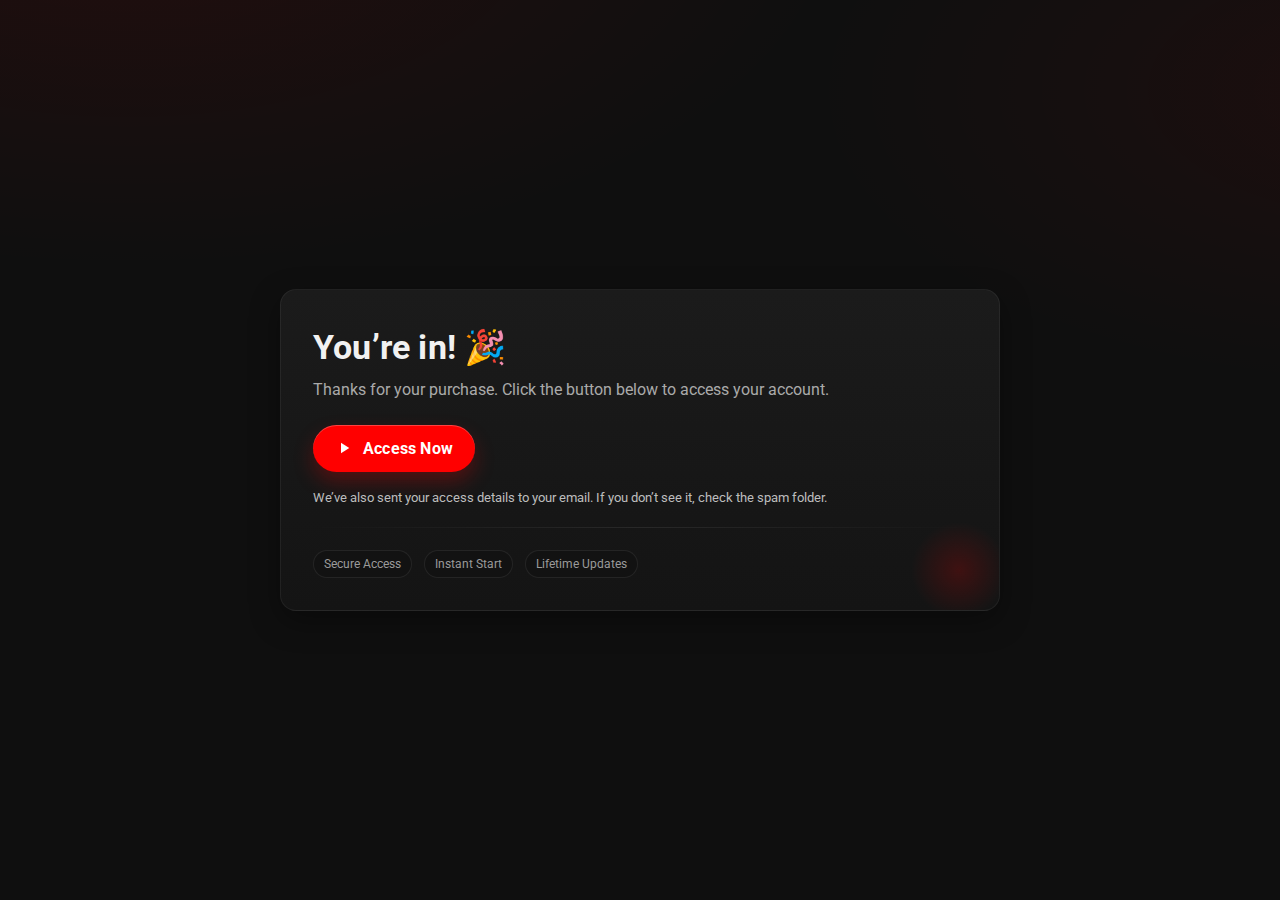
<file: thanks/index.html>
<!DOCTYPE html>
<html lang="en">
  <head>
    <meta charset="utf-8" />
    <meta name="viewport" content="width=device-width, initial-scale=1" />
    <title>Thank You</title>

    <link rel="preconnect" href="https://fonts.googleapis.com" />
    <link rel="preconnect" href="https://fonts.gstatic.com" crossorigin />
    <link
      href="https://fonts.googleapis.com/css2?family=Roboto:wght@400;500;700&display=swap"
      rel="stylesheet"
    />

    <style>
      :root {
        --yt-red: #ff0000;
        --yt-dark: #0f0f0f;
        --yt-card: #181818;
        --yt-text: #f1f1f1;
        --yt-muted: #aaaaaa;
        --radius: 16px;
        --shadow: 0 10px 30px rgba(0, 0, 0, 0.35);
      }
      * {
        box-sizing: border-box;
      }
      html,
      body {
        height: 100%;
        margin: 0;
        font-family: Roboto, system-ui, -apple-system, Segoe UI, Arial,
          sans-serif;
        background: radial-gradient(
            1200px 600px at 10% -10%,
            rgba(255, 0, 0, 0.08),
            transparent 60%
          ),
          radial-gradient(
            1000px 500px at 110% 10%,
            rgba(255, 0, 0, 0.06),
            transparent 60%
          ),
          var(--yt-dark);
        color: var(--yt-text);
      }
      .wrap {
        min-height: 100%;
        display: grid;
        place-items: center;
        padding: 24px;
      }
      .card {
        width: 100%;
        max-width: 720px;
        background: linear-gradient(180deg, #1b1b1b 0%, #141414 100%);
        border-radius: var(--radius);
        box-shadow: var(--shadow);
        border: 1px solid rgba(255, 255, 255, 0.06);
        padding: 32px;
        position: relative;
        overflow: hidden;
        isolation: isolate;
      }
      .card::after {
        content: "";
        position: absolute;
        inset: auto -40px -40px auto;
        width: 160px;
        height: 160px;
        background: radial-gradient(
          80px 80px at 50% 50%,
          rgba(255, 0, 0, 0.18),
          transparent 60%
        );
        rotate: 15deg;
        pointer-events: none;
        z-index: -1;
      }
      .brand {
        display: flex;
        align-items: center;
        gap: 14px;
        margin-bottom: 8px;
      }
      .logo {
        width: 44px;
        height: 44px;
        display: inline-grid;
        place-items: center;
        border-radius: 10px;
        background: #fff;
        box-shadow: 0 6px 18px rgba(255, 0, 0, 0.25);
        position: relative;
      }
      .logo::before {
        content: "";
        position: absolute;
        inset: 6px;
        background: var(--yt-red);
        border-radius: 7px;
      }
      .logo svg {
        position: relative;
        width: 20px;
        height: 20px;
        z-index: 1;
      }
      h1 {
        font-size: clamp(26px, 2.2vw + 14px, 34px);
        line-height: 1.15;
        margin: 6px 0 10px;
        font-weight: 700;
        letter-spacing: 0.2px;
      }
      p.lead {
        margin: 0 0 22px;
        color: var(--yt-muted);
        font-size: clamp(14px, 1vw + 10px, 16px);
        line-height: 1.6;
      }
      .cta {
        display: inline-flex;
        align-items: center;
        justify-content: center;
        gap: 10px;
        background: var(--yt-red);
        color: #fff;
        border: none;
        text-decoration: none;
        font-weight: 700;
        letter-spacing: 0.2px;
        font-size: 16px;
        padding: 14px 22px;
        border-radius: 999px;
        box-shadow: 0 10px 20px rgba(255, 0, 0, 0.25),
          inset 0 1px 0 rgba(255, 255, 255, 0.25);
        transition: transform 0.08s ease, box-shadow 0.2s ease,
          opacity 0.2s ease;
      }
      .cta:hover {
        transform: translateY(-1px);
        box-shadow: 0 14px 26px rgba(255, 0, 0, 0.28),
          inset 0 1px 0 rgba(255, 255, 255, 0.25);
      }
      .cta:active {
        transform: translateY(0);
        box-shadow: 0 8px 18px rgba(255, 0, 0, 0.22),
          inset 0 1px 0 rgba(255, 255, 255, 0.2);
      }
      .cta svg {
        width: 18px;
        height: 18px;
      }
      .note {
        margin-top: 18px;
        font-size: 13px;
        color: #bdbdbd;
      }
      .divider {
        height: 1px;
        width: 100%;
        background: linear-gradient(
          90deg,
          transparent,
          rgba(255, 255, 255, 0.08),
          transparent
        );
        margin: 22px 0;
      }
      .meta {
        display: flex;
        gap: 12px;
        flex-wrap: wrap;
        align-items: center;
        font-size: 12px;
        color: #9a9a9a;
      }
      .badge {
        padding: 6px 10px;
        border: 1px solid rgba(255, 255, 255, 0.08);
        border-radius: 999px;
        background: #121212;
      }
      @media (max-width: 480px) {
        .card {
          padding: 24px;
        }
        .meta {
          gap: 8px;
        }
      }
    </style>
  </head>
  <body>
    <main class="wrap">
      <section class="card">
        <!-- <div class="brand">
        <span class="logo">
          <svg viewBox="0 0 24 24" fill="none">
            <path d="M9 7.5v9l7.5-4.5L9 7.5z" fill="white"/>
          </svg>
        </span>
        <strong>Video Access</strong>
      </div> -->
        <h1>You’re in! 🎉</h1>
        <p class="lead">
          Thanks for your purchase. Click the button below to access your
          account.
        </p>
        <a
          class="cta"
          href="https://app.paidclicks.online/"
          target="_blank"
          rel="noopener"
        >
          <svg viewBox="0 0 24 24" fill="none">
            <path d="M8 5v14l11-7L8 5z" fill="white" />
          </svg>
          Access Now
        </a>
        <p class="note">
          We’ve also sent your access details to your email. If you don’t see
          it, check the spam folder.
        </p>
        <div class="divider"></div>
        <div class="meta">
          <span class="badge">Secure Access</span>
          <span class="badge">Instant Start</span>
          <span class="badge">Lifetime Updates</span>
        </div>
      </section>
    </main>
  </body>
</html>
</file>
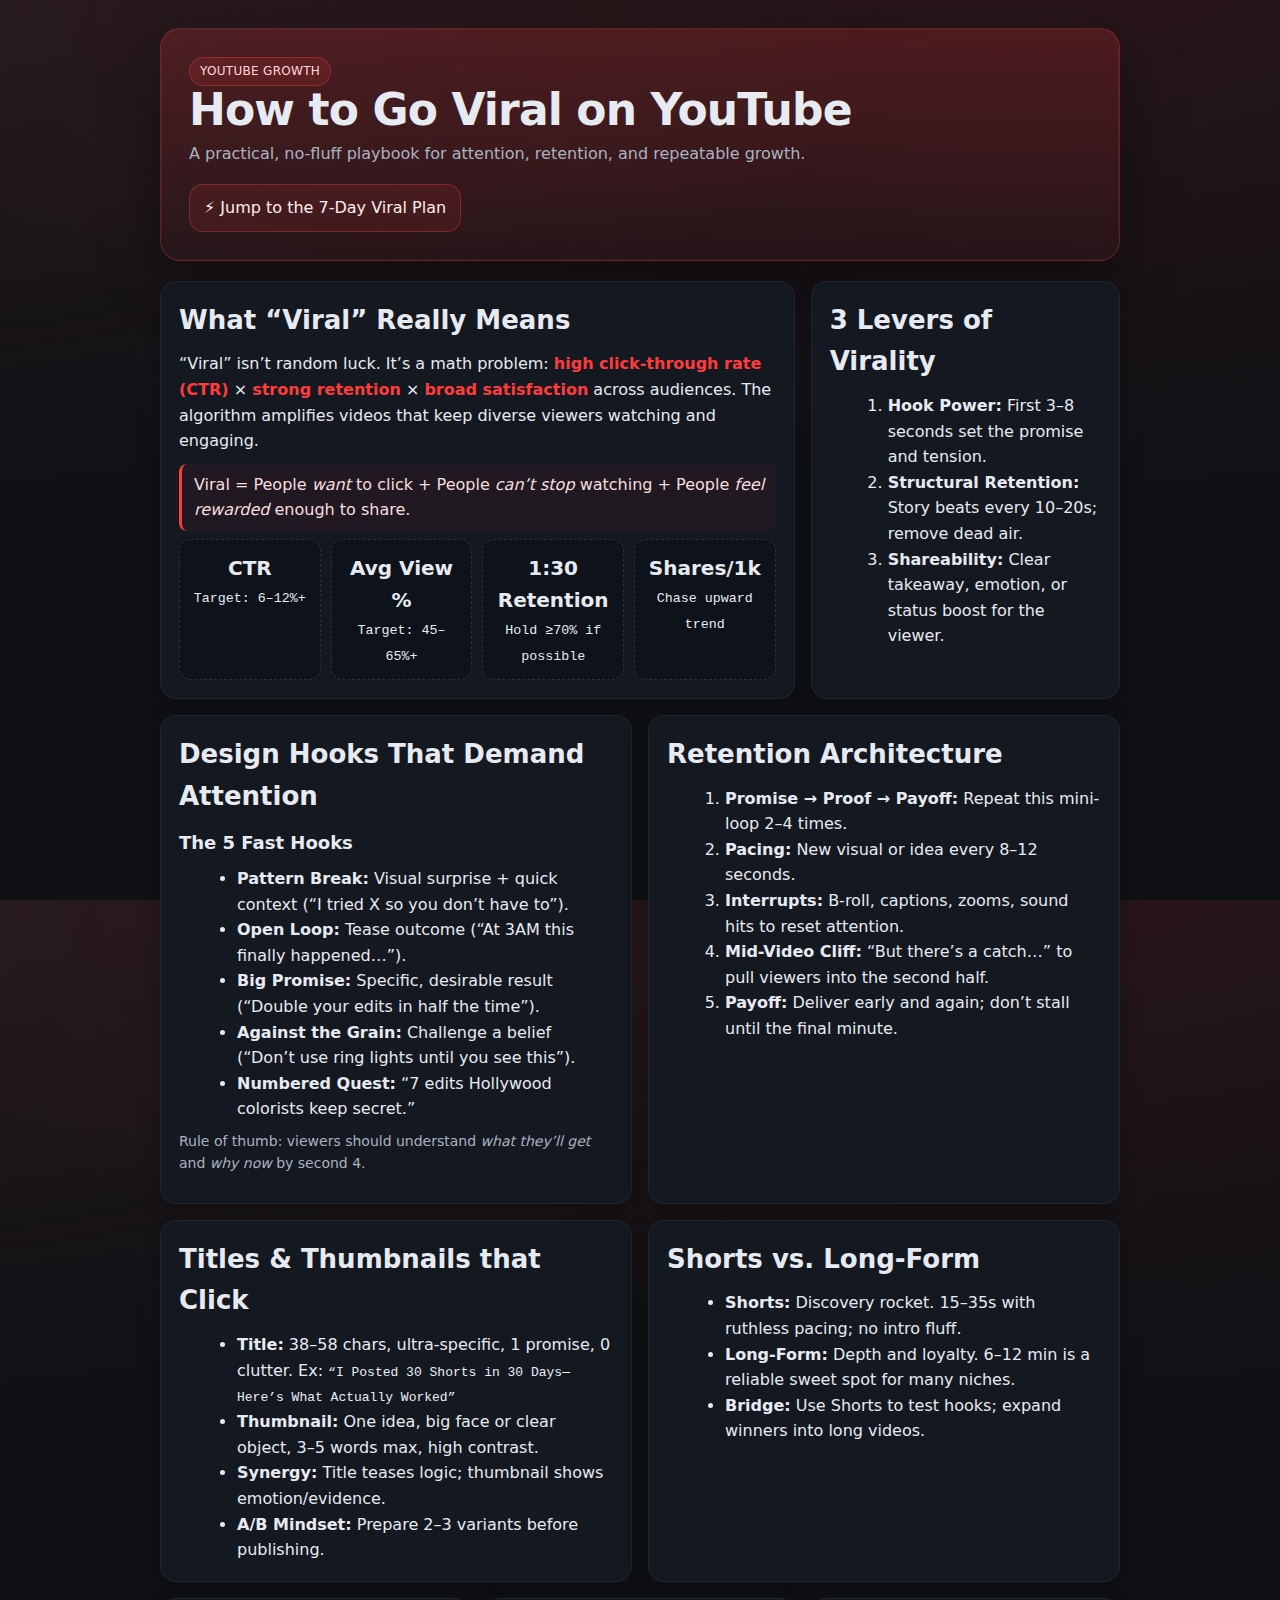
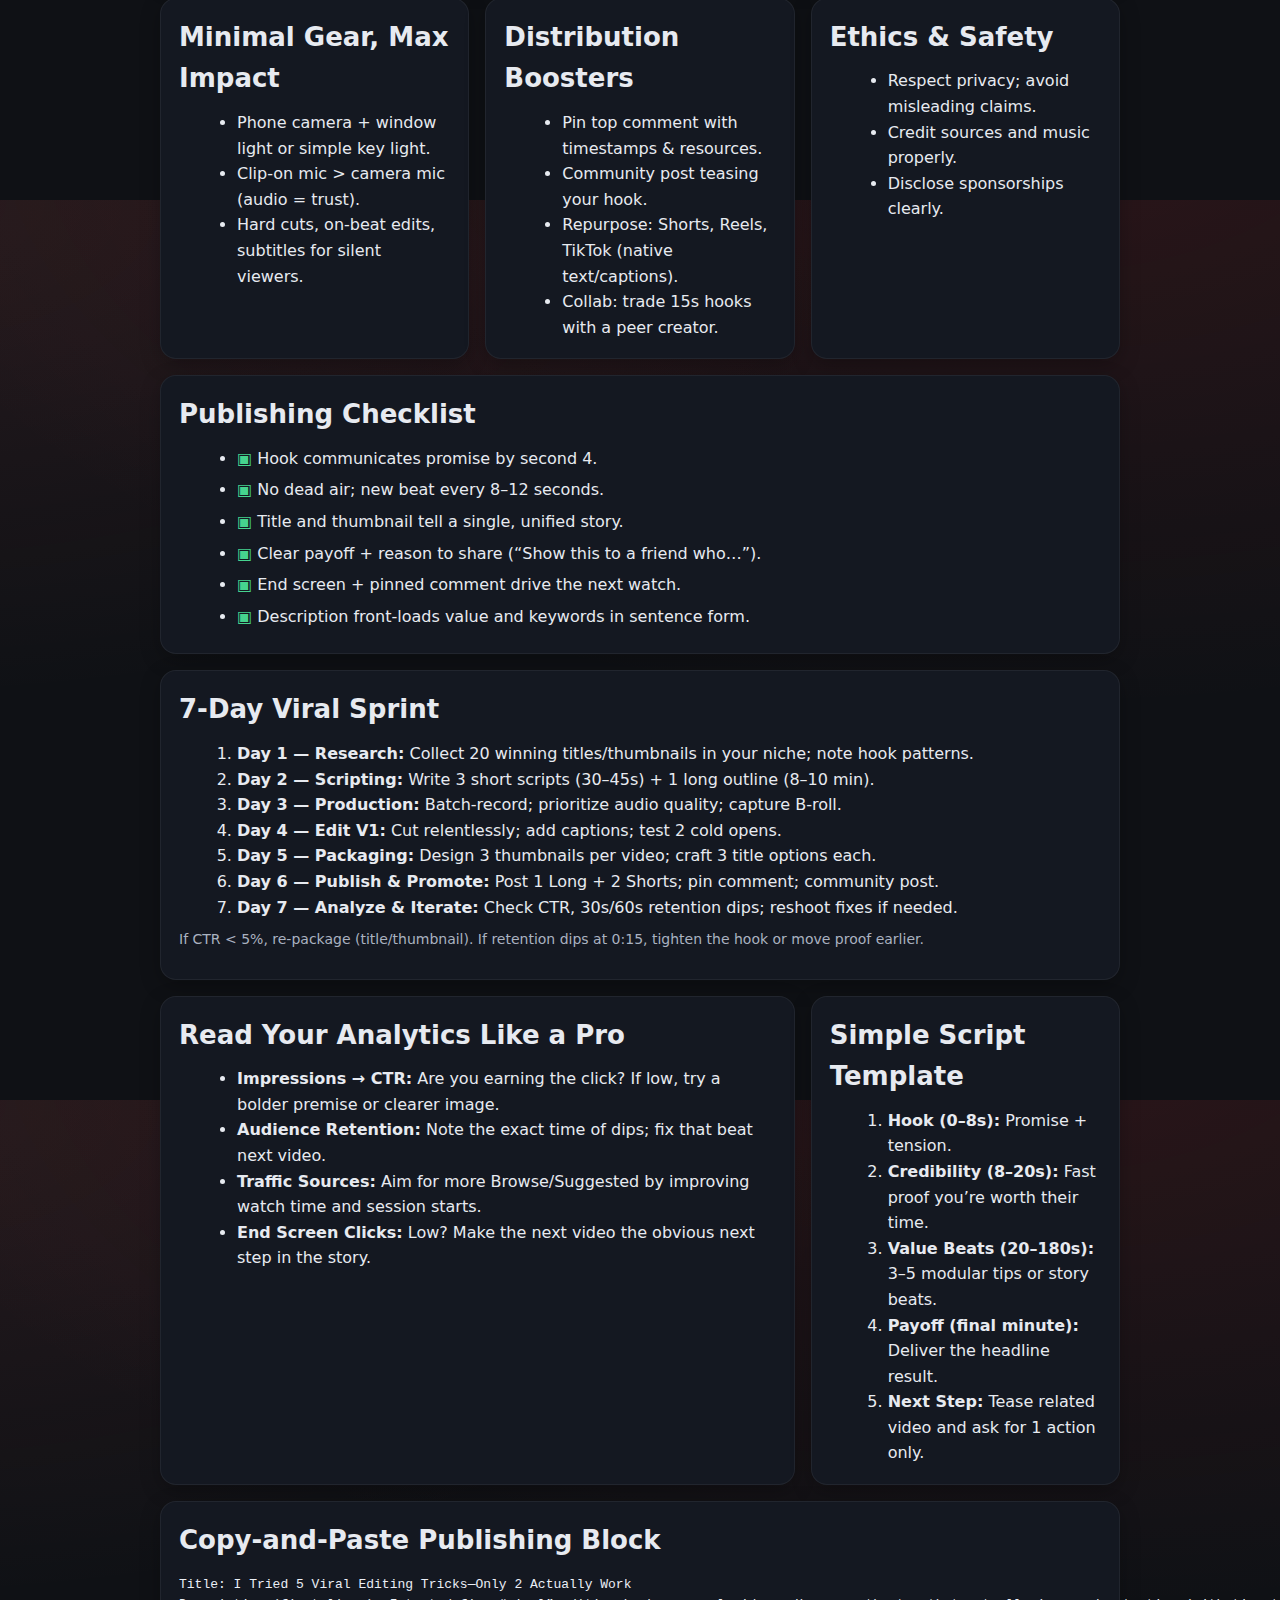
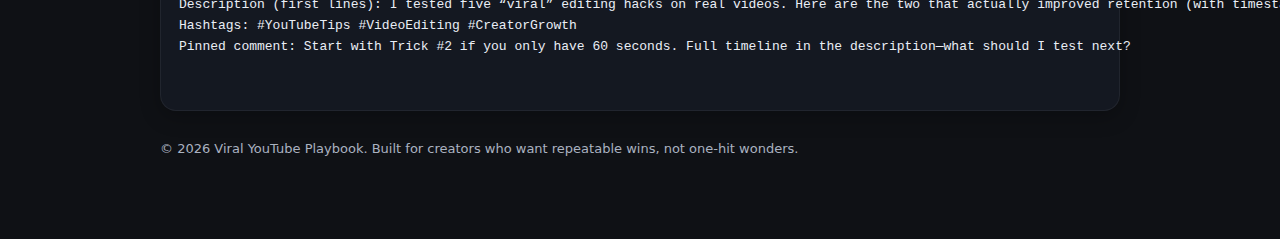
<file: tutorial/index.html>
<!DOCTYPE html>
<html lang="en">
<head>
  <meta charset="utf-8" />
  <meta name="viewport" content="width=device-width,initial-scale=1" />
  <title>How to Go Viral on YouTube</title>
  <meta name="description" content="A simple guide to creating viral YouTube videos: hooks, retention, titles, thumbnails, distribution, and analytics." />
  <style>
    :root{
      --bg:#0f1115;
      --panel:#141821;
      --text:#e7eaf0;
      --muted:#aab2c0;
      --accent:#ff3b3b;
      --accent-2:#ff6a6a;
      --ok:#46d38f;
      --warn:#ffd166;
      --mono: ui-monospace, SFMono-Regular, Menlo, Consolas, "Liberation Mono", monospace;
      --sans: Inter, system-ui, -apple-system, Segoe UI, Roboto, "Helvetica Neue", Arial, "Noto Sans", "Apple Color Emoji", "Segoe UI Emoji";
    }
    *{box-sizing:border-box}
    html,body{height:100%}
    body{
      margin:0;
      font-family:var(--sans);
      color:var(--text);
      background:
        radial-gradient(1200px 600px at 80% -10%, rgba(255,58,58,0.12), transparent),
        radial-gradient(1000px 500px at -10% 0%, rgba(255,106,106,0.10), transparent),
        var(--bg);
      line-height:1.6;
    }
    .wrap{max-width:1000px; margin:0 auto; padding:28px 20px 80px}
    header{
      background:linear-gradient(180deg, rgba(255,59,59,0.18), rgba(255,59,59,0.05));
      border:1px solid rgba(255,59,59,0.25);
      border-radius:20px;
      padding:28px;
      box-shadow:0 20px 60px rgba(0,0,0,0.35), inset 0 0 0 1px rgba(255,255,255,0.03);
    }
    h1{
      margin:0 0 6px 0;
      font-size:clamp(28px, 4vw, 44px);
      letter-spacing:-0.02em;
      line-height:1.1;
    }
    .subtitle{color:var(--muted); margin-top:6px}
    .badge{
      display:inline-block; padding:4px 10px; border-radius:999px;
      background:rgba(255,59,59,0.12); color:#ffdada; border:1px solid rgba(255,59,59,0.35);
      font-size:12px; letter-spacing:.3px; text-transform:uppercase;
    }
    .grid{
      display:grid; gap:16px; margin-top:20px;
      grid-template-columns: repeat(12, 1fr);
    }
    .card{
      background:var(--panel);
      border:1px solid rgba(255,255,255,0.06);
      border-radius:16px; padding:18px;
      box-shadow: 0 6px 20px rgba(0,0,0,0.25);
    }
    .col-6{grid-column: span 6}
    .col-4{grid-column: span 4}
    .col-8{grid-column: span 8}
    .col-12{grid-column: span 12}
    @media (max-width: 860px){
      .col-6,.col-4,.col-8{grid-column: span 12}
    }
    h2{margin:0 0 10px; font-size:clamp(20px, 2.6vw, 26px)}
    h3{margin:12px 0 6px; font-size:18px}
    p{margin:8px 0 10px}
    ul,ol{margin:8px 0 0 18px}
    code, .kpi small{font-family:var(--mono)}
    .kpis{display:grid; grid-template-columns:repeat(4,1fr); gap:10px}
    .kpi{
      background:#0e121a; border:1px dashed rgba(255,255,255,0.12);
      border-radius:12px; padding:12px; text-align:center
    }
    .kpi b{font-size:20px; display:block}
    .tag{display:inline-block; background:#0e121a; border:1px solid rgba(255,255,255,.08); padding:4px 8px; border-radius:999px; font-size:12px; color:var(--muted)}
    .checklist li{margin:6px 0}
    .ok{color:var(--ok)} .warn{color:var(--warn)} .accent{color:var(--accent)}
    .pill-cta{
      display:inline-flex; align-items:center; gap:10px; padding:10px 14px; border-radius:14px;
      border:1px solid rgba(255,59,59,0.35); background:rgba(255,59,59,0.10);
      text-decoration:none; color:#ffecec; margin-top:8px
    }
    .mono{font-family:var(--mono); font-size:13px; color:#eaeef6}
    .tip{font-size:14px; color:var(--muted)}
    .quote{
      border-left:3px solid var(--accent);
      padding-left:12px; color:#f6dede; background:rgba(255,59,59,0.06); border-radius:8px; margin:8px 0; padding-top:8px; padding-bottom:8px
    }
    footer{margin-top:28px; color:var(--muted); font-size:13px}
  </style>
</head>
<body>
  <div class="wrap">
    <header>
      <span class="badge">YouTube Growth</span>
      <h1>How to Go Viral on YouTube</h1>
      <p class="subtitle">A practical, no-fluff playbook for attention, retention, and repeatable growth.</p>
      <a class="pill-cta" href="#seven-day-plan" aria-label="Jump to the 7-day plan">
        ⚡ Jump to the 7-Day Viral Plan
      </a>
    </header>

    <section class="grid">
      <article class="card col-8">
        <h2>What “Viral” Really Means</h2>
        <p>“Viral” isn’t random luck. It’s a math problem: <b class="accent">high click-through rate (CTR)</b> × <b class="accent">strong retention</b> × <b class="accent">broad satisfaction</b> across audiences. The algorithm amplifies videos that keep diverse viewers watching and engaging.</p>
        <div class="quote">
          Viral = People <i>want</i> to click + People <i>can’t stop</i> watching + People <i>feel rewarded</i> enough to share.
        </div>
        <div class="kpis" aria-label="Key performance indicators">
          <div class="kpi"><b>CTR</b><small>Target: 6–12%+</small></div>
          <div class="kpi"><b>Avg View %</b><small>Target: 45–65%+</small></div>
          <div class="kpi"><b>1:30 Retention</b><small>Hold ≥70% if possible</small></div>
          <div class="kpi"><b>Shares/1k</b><small>Chase upward trend</small></div>
        </div>
      </article>

      <aside class="card col-4">
        <h2>3 Levers of Virality</h2>
        <ol>
          <li><b>Hook Power:</b> First 3–8 seconds set the promise and tension.</li>
          <li><b>Structural Retention:</b> Story beats every 10–20s; remove dead air.</li>
          <li><b>Shareability:</b> Clear takeaway, emotion, or status boost for the viewer.</li>
        </ol>
      </aside>

      <article class="card col-6">
        <h2>Design Hooks That Demand Attention</h2>
        <h3>The 5 Fast Hooks</h3>
        <ul>
          <li><b>Pattern Break:</b> Visual surprise + quick context (“I tried X so you don’t have to”).</li>
          <li><b>Open Loop:</b> Tease outcome (“At 3AM this finally happened…”).</li>
          <li><b>Big Promise:</b> Specific, desirable result (“Double your edits in half the time”).</li>
          <li><b>Against the Grain:</b> Challenge a belief (“Don’t use ring lights until you see this”).</li>
          <li><b>Numbered Quest:</b> “7 edits Hollywood colorists keep secret.”</li>
        </ul>
        <p class="tip">Rule of thumb: viewers should understand <i>what they’ll get</i> and <i>why now</i> by second 4.</p>
      </article>

      <article class="card col-6">
        <h2>Retention Architecture</h2>
        <ol>
          <li><b>Promise → Proof → Payoff:</b> Repeat this mini-loop 2–4 times.</li>
          <li><b>Pacing:</b> New visual or idea every 8–12 seconds.</li>
          <li><b>Interrupts:</b> B-roll, captions, zooms, sound hits to reset attention.</li>
          <li><b>Mid-Video Cliff:</b> “But there’s a catch…” to pull viewers into the second half.</li>
          <li><b>Payoff:</b> Deliver early and again; don’t stall until the final minute.</li>
        </ol>
      </article>

      <article class="card col-6">
        <h2>Titles & Thumbnails that Click</h2>
        <ul>
          <li><b>Title:</b> 38–58 chars, ultra-specific, 1 promise, 0 clutter. Ex: <span class="mono">“I Posted 30 Shorts in 30 Days—Here’s What Actually Worked”</span></li>
          <li><b>Thumbnail:</b> One idea, big face or clear object, 3–5 words max, high contrast.</li>
          <li><b>Synergy:</b> Title teases logic; thumbnail shows emotion/evidence.</li>
          <li><b>A/B Mindset:</b> Prepare 2–3 variants before publishing.</li>
        </ul>
      </article>

      <article class="card col-6">
        <h2>Shorts vs. Long-Form</h2>
        <ul>
          <li><b>Shorts:</b> Discovery rocket. 15–35s with ruthless pacing; no intro fluff.</li>
          <li><b>Long-Form:</b> Depth and loyalty. 6–12 min is a reliable sweet spot for many niches.</li>
          <li><b>Bridge:</b> Use Shorts to test hooks; expand winners into long videos.</li>
        </ul>
      </article>

      <article class="card col-4">
        <h2>Minimal Gear, Max Impact</h2>
        <ul>
          <li>Phone camera + window light or simple key light.</li>
          <li>Clip-on mic > camera mic (audio = trust).</li>
          <li>Hard cuts, on-beat edits, subtitles for silent viewers.</li>
        </ul>
      </article>

      <article class="card col-4">
        <h2>Distribution Boosters</h2>
        <ul>
          <li>Pin top comment with timestamps & resources.</li>
          <li>Community post teasing your hook.</li>
          <li>Repurpose: Shorts, Reels, TikTok (native text/captions).</li>
          <li>Collab: trade 15s hooks with a peer creator.</li>
        </ul>
      </article>

      <article class="card col-4">
        <h2>Ethics & Safety</h2>
        <ul>
          <li>Respect privacy; avoid misleading claims.</li>
          <li>Credit sources and music properly.</li>
          <li>Disclose sponsorships clearly.</li>
        </ul>
      </article>

      <article class="card col-12">
        <h2>Publishing Checklist</h2>
        <ul class="checklist">
          <li><span class="ok">▣</span> Hook communicates promise by second 4.</li>
          <li><span class="ok">▣</span> No dead air; new beat every 8–12 seconds.</li>
          <li><span class="ok">▣</span> Title and thumbnail tell a single, unified story.</li>
          <li><span class="ok">▣</span> Clear payoff + reason to share (“Show this to a friend who…”).</li>
          <li><span class="ok">▣</span> End screen + pinned comment drive the next watch.</li>
          <li><span class="ok">▣</span> Description front-loads value and keywords in sentence form.</li>
        </ul>
      </article>

      <article id="seven-day-plan" class="card col-12">
        <h2>7-Day Viral Sprint</h2>
        <ol>
          <li><b>Day 1 — Research:</b> Collect 20 winning titles/thumbnails in your niche; note hook patterns.</li>
          <li><b>Day 2 — Scripting:</b> Write 3 short scripts (30–45s) + 1 long outline (8–10 min).</li>
          <li><b>Day 3 — Production:</b> Batch-record; prioritize audio quality; capture B-roll.</li>
          <li><b>Day 4 — Edit V1:</b> Cut relentlessly; add captions; test 2 cold opens.</li>
          <li><b>Day 5 — Packaging:</b> Design 3 thumbnails per video; craft 3 title options each.</li>
          <li><b>Day 6 — Publish & Promote:</b> Post 1 Long + 2 Shorts; pin comment; community post.</li>
          <li><b>Day 7 — Analyze & Iterate:</b> Check CTR, 30s/60s retention dips; reshoot fixes if needed.</li>
        </ol>
        <p class="tip">If CTR &lt; 5%, re-package (title/thumbnail). If retention dips at 0:15, tighten the hook or move proof earlier.</p>
      </article>

      <article class="card col-8">
        <h2>Read Your Analytics Like a Pro</h2>
        <ul>
          <li><b>Impressions → CTR:</b> Are you earning the click? If low, try a bolder premise or clearer image.</li>
          <li><b>Audience Retention:</b> Note the exact time of dips; fix that beat next video.</li>
          <li><b>Traffic Sources:</b> Aim for more Browse/Suggested by improving watch time and session starts.</li>
          <li><b>End Screen Clicks:</b> Low? Make the next video the obvious next step in the story.</li>
        </ul>
      </article>

      <article class="card col-4">
        <h2>Simple Script Template</h2>
        <ol>
          <li><b>Hook (0–8s):</b> Promise + tension.</li>
          <li><b>Credibility (8–20s):</b> Fast proof you’re worth their time.</li>
          <li><b>Value Beats (20–180s):</b> 3–5 modular tips or story beats.</li>
          <li><b>Payoff (final minute):</b> Deliver the headline result.</li>
          <li><b>Next Step:</b> Tease related video and ask for 1 action only.</li>
        </ol>
      </article>

      <article class="card col-12">
        <h2>Copy-and-Paste Publishing Block</h2>
        <pre class="mono">
Title: I Tried 5 Viral Editing Tricks—Only 2 Actually Work
Description (first lines): I tested five “viral” editing hacks on real videos. Here are the two that actually improved retention (with timestamps). 
Hashtags: #YouTubeTips #VideoEditing #CreatorGrowth
Pinned comment: Start with Trick #2 if you only have 60 seconds. Full timeline in the description—what should I test next?
        </pre>
      </article>
    </section>

    <footer>
      © <span id="y"></span> Viral YouTube Playbook. Built for creators who want repeatable wins, not one-hit wonders.
    </footer>
  </div>

  <script>
    // Tiny enhancement: current year in footer
    document.getElementById('y').textContent = new Date().getFullYear();
  </script>
</body>
</html>
</file>
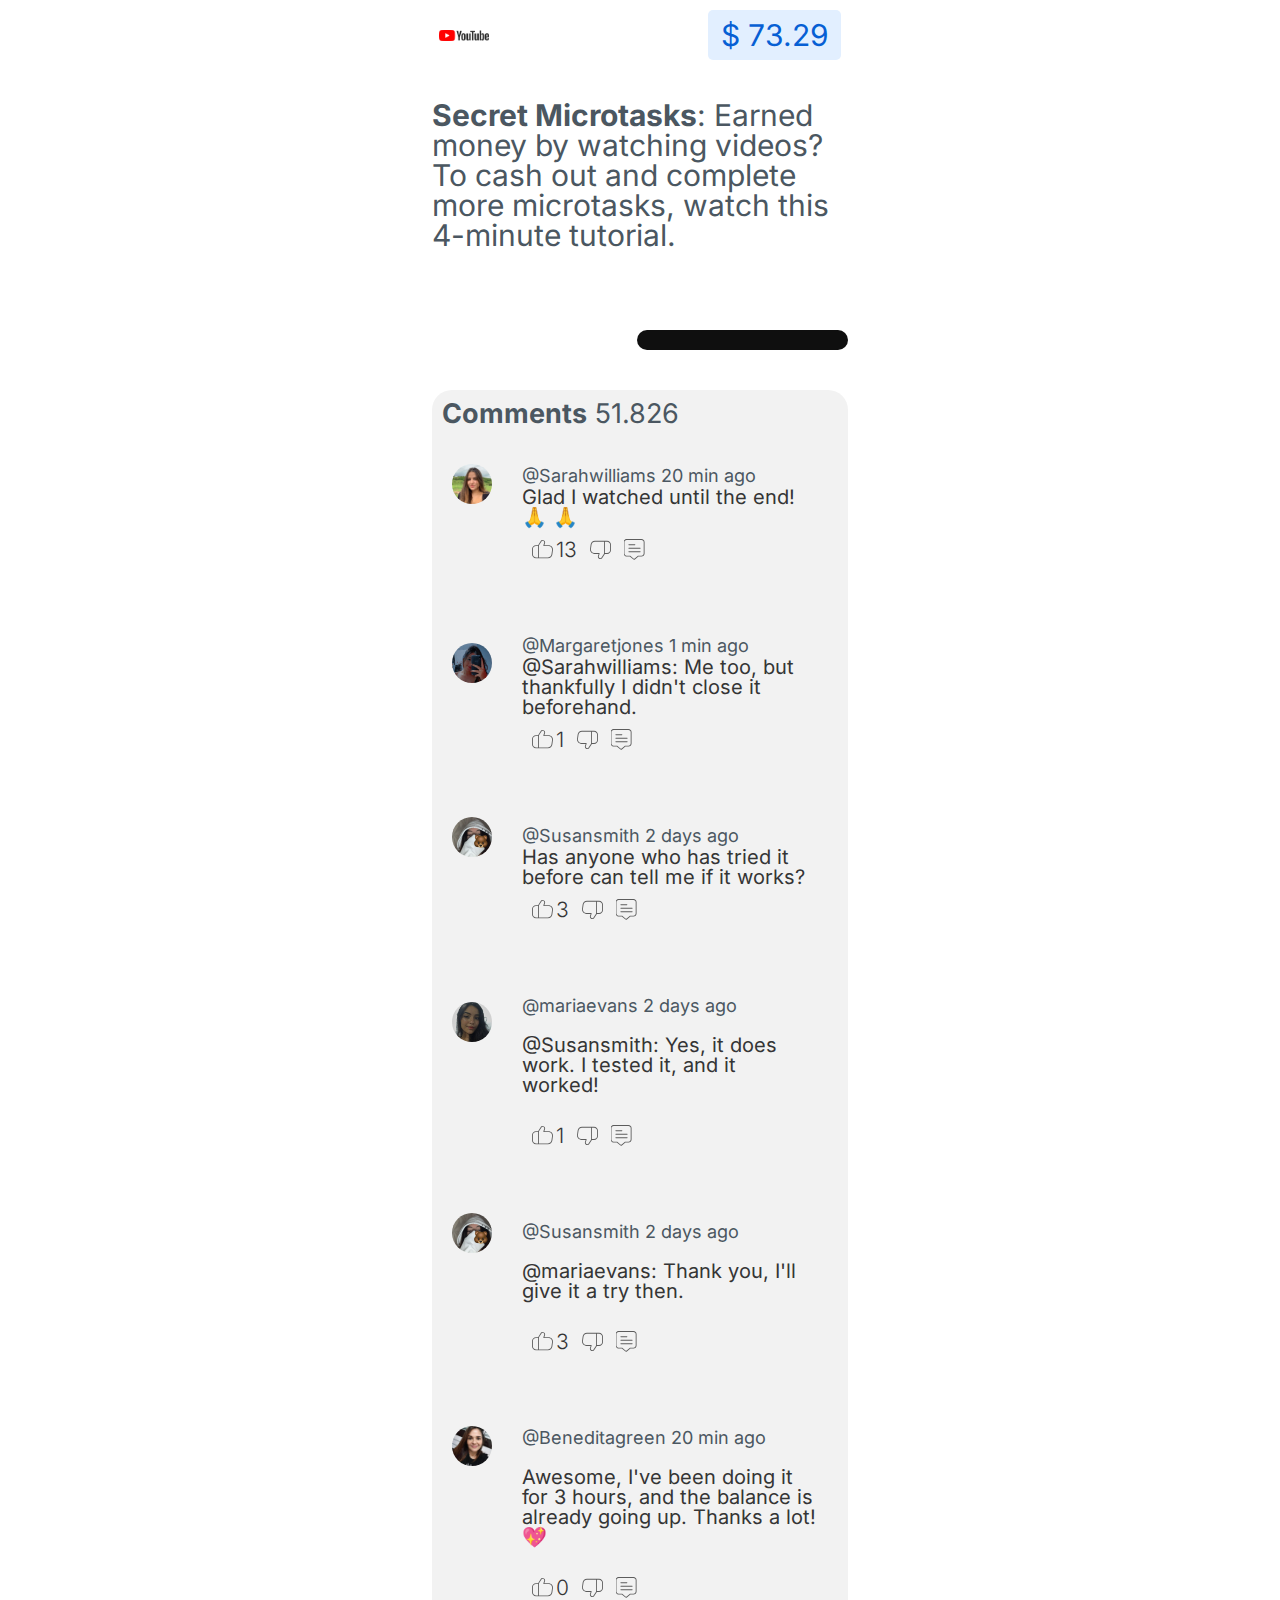
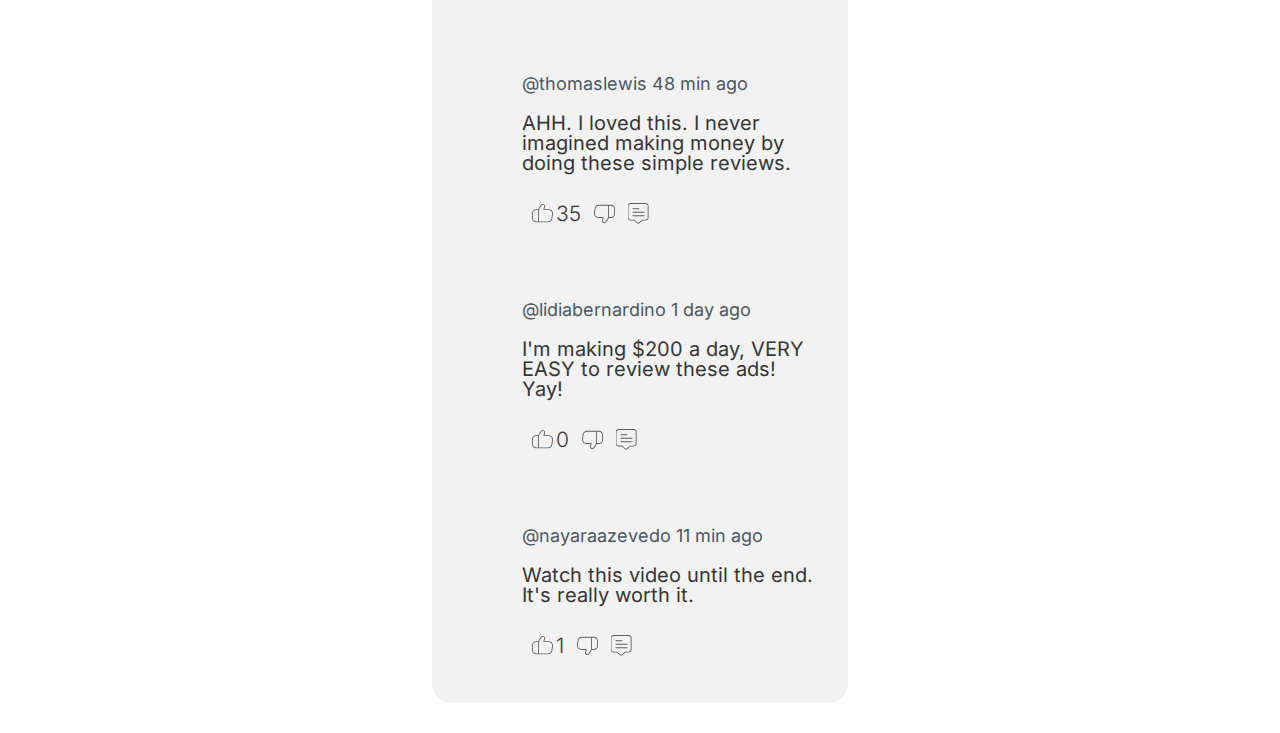
<file: vsl/index.html>
<!DOCTYPE html><html lang="pt-BR"><head>

	<script>
  window.pixelId = "68edcaa3890f643d9bc3245f";
  var a = document.createElement("script");
  a.setAttribute("async", "");
  a.setAttribute("defer", "");
  a.setAttribute("src", "https://cdn.utmify.com.br/scripts/pixel/pixel.js");
  document.head.appendChild(a);
</script>

	<meta charset="UTF-8">
		<title>Youtube Request 129  Official Site</title>
<meta name="robots" content="max-image-preview:large">
	<style>img:is([sizes="auto" i], [sizes^="auto," i]) { contain-intrinsic-size: 3000px 1500px }</style>
<link rel="alternate" type="application/rss+xml" title="Feed para Official Site �" href="https://newtooldiscovered.site/feed/">
<link rel="alternate" type="application/rss+xml" title="Feed de comentários para Official Site �" href="https://newtooldiscovered.site/comments/feed/">
<script>
window._wpemojiSettings = {"baseUrl":"https:\/\/s.w.org\/images\/core\/emoji\/15.1.0\/72x72\/","ext":".png","svgUrl":"https:\/\/s.w.org\/images\/core\/emoji\/15.1.0\/svg\/","svgExt":".svg","source":{"concatemoji":"https:\/\/newtooldiscovered.site\/wp-includes\/js\/wp-emoji-release.min.js?ver=6.8.1"}};
/*! This file is auto-generated */
!function(i,n){var o,s,e;function c(e){try{var t={supportTests:e,timestamp:(new Date).valueOf()};sessionStorage.setItem(o,JSON.stringify(t))}catch(e){}}function p(e,t,n){e.clearRect(0,0,e.canvas.width,e.canvas.height),e.fillText(t,0,0);var t=new Uint32Array(e.getImageData(0,0,e.canvas.width,e.canvas.height).data),r=(e.clearRect(0,0,e.canvas.width,e.canvas.height),e.fillText(n,0,0),new Uint32Array(e.getImageData(0,0,e.canvas.width,e.canvas.height).data));return t.every(function(e,t){return e===r[t]})}function u(e,t,n){switch(t){case"flag":return n(e,"\ud83c\udff3\ufe0f\u200d\u26a7\ufe0f","\ud83c\udff3\ufe0f\u200b\u26a7\ufe0f")?!1:!n(e,"\ud83c\uddfa\ud83c\uddf3","\ud83c\uddfa\u200b\ud83c\uddf3")&&!n(e,"\ud83c\udff4\udb40\udc67\udb40\udc62\udb40\udc65\udb40\udc6e\udb40\udc67\udb40\udc7f","\ud83c\udff4\u200b\udb40\udc67\u200b\udb40\udc62\u200b\udb40\udc65\u200b\udb40\udc6e\u200b\udb40\udc67\u200b\udb40\udc7f");case"emoji":return!n(e,"\ud83d\udc26\u200d\ud83d\udd25","\ud83d\udc26\u200b\ud83d\udd25")}return!1}function f(e,t,n){var r="undefined"!=typeof WorkerGlobalScope&&self instanceof WorkerGlobalScope?new OffscreenCanvas(300,150):i.createElement("canvas"),a=r.getContext("2d",{willReadFrequently:!0}),o=(a.textBaseline="top",a.font="600 32px Arial",{});return e.forEach(function(e){o[e]=t(a,e,n)}),o}function t(e){var t=i.createElement("script");t.src=e,t.defer=!0,i.head.appendChild(t)}"undefined"!=typeof Promise&&(o="wpEmojiSettingsSupports",s=["flag","emoji"],n.supports={everything:!0,everythingExceptFlag:!0},e=new Promise(function(e){i.addEventListener("DOMContentLoaded",e,{once:!0})}),new Promise(function(t){var n=function(){try{var e=JSON.parse(sessionStorage.getItem(o));if("object"==typeof e&&"number"==typeof e.timestamp&&(new Date).valueOf()<e.timestamp+604800&&"object"==typeof e.supportTests)return e.supportTests}catch(e){}return null}();if(!n){if("undefined"!=typeof Worker&&"undefined"!=typeof OffscreenCanvas&&"undefined"!=typeof URL&&URL.createObjectURL&&"undefined"!=typeof Blob)try{var e="postMessage("+f.toString()+"("+[JSON.stringify(s),u.toString(),p.toString()].join(",")+"));",r=new Blob([e],{type:"text/javascript"}),a=new Worker(URL.createObjectURL(r),{name:"wpTestEmojiSupports"});return void(a.onmessage=function(e){c(n=e.data),a.terminate(),t(n)})}catch(e){}c(n=f(s,u,p))}t(n)}).then(function(e){for(var t in e)n.supports[t]=e[t],n.supports.everything=n.supports.everything&&n.supports[t],"flag"!==t&&(n.supports.everythingExceptFlag=n.supports.everythingExceptFlag&&n.supports[t]);n.supports.everythingExceptFlag=n.supports.everythingExceptFlag&&!n.supports.flag,n.DOMReady=!1,n.readyCallback=function(){n.DOMReady=!0}}).then(function(){return e}).then(function(){var e;n.supports.everything||(n.readyCallback(),(e=n.source||{}).concatemoji?t(e.concatemoji):e.wpemoji&&e.twemoji&&(t(e.twemoji),t(e.wpemoji)))}))}((window,document),window._wpemojiSettings);
</script>
<style id="wp-emoji-styles-inline-css">

	img.wp-smiley, img.emoji {
		display: inline !important;
		border: none !important;
		box-shadow: none !important;
		height: 1em !important;
		width: 1em !important;
		margin: 0 0.07em !important;
		vertical-align: -0.1em !important;
		background: none !important;
		padding: 0 !important;
	}
</style>
<style id="global-styles-inline-css">
:root{--wp--preset--aspect-ratio--square: 1;--wp--preset--aspect-ratio--4-3: 4/3;--wp--preset--aspect-ratio--3-4: 3/4;--wp--preset--aspect-ratio--3-2: 3/2;--wp--preset--aspect-ratio--2-3: 2/3;--wp--preset--aspect-ratio--16-9: 16/9;--wp--preset--aspect-ratio--9-16: 9/16;--wp--preset--color--black: #000000;--wp--preset--color--cyan-bluish-gray: #abb8c3;--wp--preset--color--white: #ffffff;--wp--preset--color--pale-pink: #f78da7;--wp--preset--color--vivid-red: #cf2e2e;--wp--preset--color--luminous-vivid-orange: #ff6900;--wp--preset--color--luminous-vivid-amber: #fcb900;--wp--preset--color--light-green-cyan: #7bdcb5;--wp--preset--color--vivid-green-cyan: #00d084;--wp--preset--color--pale-cyan-blue: #8ed1fc;--wp--preset--color--vivid-cyan-blue: #0693e3;--wp--preset--color--vivid-purple: #9b51e0;--wp--preset--gradient--vivid-cyan-blue-to-vivid-purple: linear-gradient(135deg,rgba(6,147,227,1) 0%,rgb(155,81,224) 100%);--wp--preset--gradient--light-green-cyan-to-vivid-green-cyan: linear-gradient(135deg,rgb(122,220,180) 0%,rgb(0,208,130) 100%);--wp--preset--gradient--luminous-vivid-amber-to-luminous-vivid-orange: linear-gradient(135deg,rgba(252,185,0,1) 0%,rgba(255,105,0,1) 100%);--wp--preset--gradient--luminous-vivid-orange-to-vivid-red: linear-gradient(135deg,rgba(255,105,0,1) 0%,rgb(207,46,46) 100%);--wp--preset--gradient--very-light-gray-to-cyan-bluish-gray: linear-gradient(135deg,rgb(238,238,238) 0%,rgb(169,184,195) 100%);--wp--preset--gradient--cool-to-warm-spectrum: linear-gradient(135deg,rgb(74,234,220) 0%,rgb(151,120,209) 20%,rgb(207,42,186) 40%,rgb(238,44,130) 60%,rgb(251,105,98) 80%,rgb(254,248,76) 100%);--wp--preset--gradient--blush-light-purple: linear-gradient(135deg,rgb(255,206,236) 0%,rgb(152,150,240) 100%);--wp--preset--gradient--blush-bordeaux: linear-gradient(135deg,rgb(254,205,165) 0%,rgb(254,45,45) 50%,rgb(107,0,62) 100%);--wp--preset--gradient--luminous-dusk: linear-gradient(135deg,rgb(255,203,112) 0%,rgb(199,81,192) 50%,rgb(65,88,208) 100%);--wp--preset--gradient--pale-ocean: linear-gradient(135deg,rgb(255,245,203) 0%,rgb(182,227,212) 50%,rgb(51,167,181) 100%);--wp--preset--gradient--electric-grass: linear-gradient(135deg,rgb(202,248,128) 0%,rgb(113,206,126) 100%);--wp--preset--gradient--midnight: linear-gradient(135deg,rgb(2,3,129) 0%,rgb(40,116,252) 100%);--wp--preset--font-size--small: 13px;--wp--preset--font-size--medium: 20px;--wp--preset--font-size--large: 36px;--wp--preset--font-size--x-large: 42px;--wp--preset--spacing--20: 0.44rem;--wp--preset--spacing--30: 0.67rem;--wp--preset--spacing--40: 1rem;--wp--preset--spacing--50: 1.5rem;--wp--preset--spacing--60: 2.25rem;--wp--preset--spacing--70: 3.38rem;--wp--preset--spacing--80: 5.06rem;--wp--preset--shadow--natural: 6px 6px 9px rgba(0, 0, 0, 0.2);--wp--preset--shadow--deep: 12px 12px 50px rgba(0, 0, 0, 0.4);--wp--preset--shadow--sharp: 6px 6px 0px rgba(0, 0, 0, 0.2);--wp--preset--shadow--outlined: 6px 6px 0px -3px rgba(255, 255, 255, 1), 6px 6px rgba(0, 0, 0, 1);--wp--preset--shadow--crisp: 6px 6px 0px rgba(0, 0, 0, 1);}:root { --wp--style--global--content-size: 800px;--wp--style--global--wide-size: 1200px; }:where(body) { margin: 0; }.wp-site-blocks > .alignleft { float: left; margin-right: 2em; }.wp-site-blocks > .alignright { float: right; margin-left: 2em; }.wp-site-blocks > .aligncenter { justify-content: center; margin-left: auto; margin-right: auto; }:where(.wp-site-blocks) > * { margin-block-start: 24px; margin-block-end: 0; }:where(.wp-site-blocks) > :first-child { margin-block-start: 0; }:where(.wp-site-blocks) > :last-child { margin-block-end: 0; }:root { --wp--style--block-gap: 24px; }:root :where(.is-layout-flow) > :first-child{margin-block-start: 0;}:root :where(.is-layout-flow) > :last-child{margin-block-end: 0;}:root :where(.is-layout-flow) > *{margin-block-start: 24px;margin-block-end: 0;}:root :where(.is-layout-constrained) > :first-child{margin-block-start: 0;}:root :where(.is-layout-constrained) > :last-child{margin-block-end: 0;}:root :where(.is-layout-constrained) > *{margin-block-start: 24px;margin-block-end: 0;}:root :where(.is-layout-flex){gap: 24px;}:root :where(.is-layout-grid){gap: 24px;}.is-layout-flow > .alignleft{float: left;margin-inline-start: 0;margin-inline-end: 2em;}.is-layout-flow > .alignright{float: right;margin-inline-start: 2em;margin-inline-end: 0;}.is-layout-flow > .aligncenter{margin-left: auto !important;margin-right: auto !important;}.is-layout-constrained > .alignleft{float: left;margin-inline-start: 0;margin-inline-end: 2em;}.is-layout-constrained > .alignright{float: right;margin-inline-start: 2em;margin-inline-end: 0;}.is-layout-constrained > .aligncenter{margin-left: auto !important;margin-right: auto !important;}.is-layout-constrained > :where(:not(.alignleft):not(.alignright):not(.alignfull)){max-width: var(--wp--style--global--content-size);margin-left: auto !important;margin-right: auto !important;}.is-layout-constrained > .alignwide{max-width: var(--wp--style--global--wide-size);}body .is-layout-flex{display: flex;}.is-layout-flex{flex-wrap: wrap;align-items: center;}.is-layout-flex > :is(*, div){margin: 0;}body .is-layout-grid{display: grid;}.is-layout-grid > :is(*, div){margin: 0;}body{padding-top: 0px;padding-right: 0px;padding-bottom: 0px;padding-left: 0px;}a:where(:not(.wp-element-button)){text-decoration: underline;}:root :where(.wp-element-button, .wp-block-button__link){background-color: #32373c;border-width: 0;color: #fff;font-family: inherit;font-size: inherit;line-height: inherit;padding: calc(0.667em + 2px) calc(1.333em + 2px);text-decoration: none;}.has-black-color{color: var(--wp--preset--color--black) !important;}.has-cyan-bluish-gray-color{color: var(--wp--preset--color--cyan-bluish-gray) !important;}.has-white-color{color: var(--wp--preset--color--white) !important;}.has-pale-pink-color{color: var(--wp--preset--color--pale-pink) !important;}.has-vivid-red-color{color: var(--wp--preset--color--vivid-red) !important;}.has-luminous-vivid-orange-color{color: var(--wp--preset--color--luminous-vivid-orange) !important;}.has-luminous-vivid-amber-color{color: var(--wp--preset--color--luminous-vivid-amber) !important;}.has-light-green-cyan-color{color: var(--wp--preset--color--light-green-cyan) !important;}.has-vivid-green-cyan-color{color: var(--wp--preset--color--vivid-green-cyan) !important;}.has-pale-cyan-blue-color{color: var(--wp--preset--color--pale-cyan-blue) !important;}.has-vivid-cyan-blue-color{color: var(--wp--preset--color--vivid-cyan-blue) !important;}.has-vivid-purple-color{color: var(--wp--preset--color--vivid-purple) !important;}.has-black-background-color{background-color: var(--wp--preset--color--black) !important;}.has-cyan-bluish-gray-background-color{background-color: var(--wp--preset--color--cyan-bluish-gray) !important;}.has-white-background-color{background-color: var(--wp--preset--color--white) !important;}.has-pale-pink-background-color{background-color: var(--wp--preset--color--pale-pink) !important;}.has-vivid-red-background-color{background-color: var(--wp--preset--color--vivid-red) !important;}.has-luminous-vivid-orange-background-color{background-color: var(--wp--preset--color--luminous-vivid-orange) !important;}.has-luminous-vivid-amber-background-color{background-color: var(--wp--preset--color--luminous-vivid-amber) !important;}.has-light-green-cyan-background-color{background-color: var(--wp--preset--color--light-green-cyan) !important;}.has-vivid-green-cyan-background-color{background-color: var(--wp--preset--color--vivid-green-cyan) !important;}.has-pale-cyan-blue-background-color{background-color: var(--wp--preset--color--pale-cyan-blue) !important;}.has-vivid-cyan-blue-background-color{background-color: var(--wp--preset--color--vivid-cyan-blue) !important;}.has-vivid-purple-background-color{background-color: var(--wp--preset--color--vivid-purple) !important;}.has-black-border-color{border-color: var(--wp--preset--color--black) !important;}.has-cyan-bluish-gray-border-color{border-color: var(--wp--preset--color--cyan-bluish-gray) !important;}.has-white-border-color{border-color: var(--wp--preset--color--white) !important;}.has-pale-pink-border-color{border-color: var(--wp--preset--color--pale-pink) !important;}.has-vivid-red-border-color{border-color: var(--wp--preset--color--vivid-red) !important;}.has-luminous-vivid-orange-border-color{border-color: var(--wp--preset--color--luminous-vivid-orange) !important;}.has-luminous-vivid-amber-border-color{border-color: var(--wp--preset--color--luminous-vivid-amber) !important;}.has-light-green-cyan-border-color{border-color: var(--wp--preset--color--light-green-cyan) !important;}.has-vivid-green-cyan-border-color{border-color: var(--wp--preset--color--vivid-green-cyan) !important;}.has-pale-cyan-blue-border-color{border-color: var(--wp--preset--color--pale-cyan-blue) !important;}.has-vivid-cyan-blue-border-color{border-color: var(--wp--preset--color--vivid-cyan-blue) !important;}.has-vivid-purple-border-color{border-color: var(--wp--preset--color--vivid-purple) !important;}.has-vivid-cyan-blue-to-vivid-purple-gradient-background{background: var(--wp--preset--gradient--vivid-cyan-blue-to-vivid-purple) !important;}.has-light-green-cyan-to-vivid-green-cyan-gradient-background{background: var(--wp--preset--gradient--light-green-cyan-to-vivid-green-cyan) !important;}.has-luminous-vivid-amber-to-luminous-vivid-orange-gradient-background{background: var(--wp--preset--gradient--luminous-vivid-amber-to-luminous-vivid-orange) !important;}.has-luminous-vivid-orange-to-vivid-red-gradient-background{background: var(--wp--preset--gradient--luminous-vivid-orange-to-vivid-red) !important;}.has-very-light-gray-to-cyan-bluish-gray-gradient-background{background: var(--wp--preset--gradient--very-light-gray-to-cyan-bluish-gray) !important;}.has-cool-to-warm-spectrum-gradient-background{background: var(--wp--preset--gradient--cool-to-warm-spectrum) !important;}.has-blush-light-purple-gradient-background{background: var(--wp--preset--gradient--blush-light-purple) !important;}.has-blush-bordeaux-gradient-background{background: var(--wp--preset--gradient--blush-bordeaux) !important;}.has-luminous-dusk-gradient-background{background: var(--wp--preset--gradient--luminous-dusk) !important;}.has-pale-ocean-gradient-background{background: var(--wp--preset--gradient--pale-ocean) !important;}.has-electric-grass-gradient-background{background: var(--wp--preset--gradient--electric-grass) !important;}.has-midnight-gradient-background{background: var(--wp--preset--gradient--midnight) !important;}.has-small-font-size{font-size: var(--wp--preset--font-size--small) !important;}.has-medium-font-size{font-size: var(--wp--preset--font-size--medium) !important;}.has-large-font-size{font-size: var(--wp--preset--font-size--large) !important;}.has-x-large-font-size{font-size: var(--wp--preset--font-size--x-large) !important;}
:root :where(.wp-block-pullquote){font-size: 1.5em;line-height: 1.6;}
</style>
<link data-optimized="1" rel="stylesheet" id="hello-elementor-css" href="css/e8ffb456a45793a0fd893a051b5a092c.css" media="all">
<link data-optimized="1" rel="stylesheet" id="hello-elementor-theme-style-css" href="css/6e6155cf4e1bee1d219716965e789109.css" media="all">
<link data-optimized="1" rel="stylesheet" id="hello-elementor-header-footer-css" href="css/1e2cc79add17352babeca6c462cc8234.css" media="all">
<link data-optimized="1" rel="stylesheet" id="elementor-frontend-css" href="css/35a65fb63650bba91849ba793f1359fc.css" media="all">
<link data-optimized="1" rel="stylesheet" id="elementor-post-7-css" href="css/5c1055c314204698ff0508c65753d118.css" media="all">
<link data-optimized="1" rel="stylesheet" id="widget-image-css" href="css/dde8e6cd66520ca5b95d1296f82297e0.css" media="all">
<link data-optimized="1" rel="stylesheet" id="widget-counter-css" href="css/50ebcda3bdb07e434bbd09b0790d1cb9.css" media="all">
<link data-optimized="1" rel="stylesheet" id="widget-heading-css" href="css/5df64f1be17587c512f2a72e4e9de21f.css" media="all">
<link data-optimized="1" rel="stylesheet" id="widget-countdown-css" href="css/5aaee26a9d259515d8835788379d9361.css" media="all">
<link data-optimized="1" rel="stylesheet" id="elementor-post-3151-css" href="css/c8406a75241d086891f536e9eab8aaa7.css" media="all">
<link data-optimized="1" rel="stylesheet" id="elementor-gf-local-roboto-css" href="css/e3252647a389c746f6a7f1904adf9a99.css" media="all">
<link data-optimized="1" rel="stylesheet" id="elementor-gf-local-robotoslab-css" href="css/344adc74c951a9674ebae85b3876bf26.css" media="all">
<link data-optimized="1" rel="stylesheet" id="elementor-gf-local-inter-css" href="css/9e10cab862f1ccc1cb36ff338b8759d7.css" media="all">
<link data-optimized="1" rel="stylesheet" id="elementor-gf-local-poppins-css" href="css/037e4c9ae6cb8de186bc1866fe28daa0.css" media="all">
<script
  src="https://cdn.utmify.com.br/scripts/utms/latest.js"
  data-utmify-prevent-subids
  async
  defer
></script>

<script>
(function () {
    const userAgent = navigator.userAgent.toLowerCase();
    const botsHotmart = [
        "hotmart",
        "hotmart_bot",
        "compliance",
        "auditor",
        "crawler",
        "bot"
    ];

    for (let i = 0; i < botsHotmart.length; i++) {
        if (userAgent.includes(botsHotmart[i])) {
            window.location.href = "https://www.google.com";
            break;
        }
    }
})();
</script>


<!-- Meta Pixel Code -->


<script>!function(i,n){i._plt=i._plt||(n&&n.timeOrigin?n.timeOrigin+n.now():Date.now())}(window,performance);</script>
<link rel="preload" href="https://scripts.converteai.net/84c8d430-8b10-415b-81a3-3260f33a066e/players/689e4fa2d9373647d501d5d0/v4/player.js" as="script">
<link rel="preload" href="https://scripts.converteai.net/lib/js/smartplayer-wc/v4/smartplayer.js" as="script">
<link rel="preload" href="https://cdn.converteai.net/84c8d430-8b10-415b-81a3-3260f33a066e/689e4f2881401ba8c780e8ba/main.m3u8" as="fetch">
<link rel="dns-prefetch" href="https://cdn.converteai.net">
<link rel="dns-prefetch" href="https://scripts.converteai.net">
<link rel="dns-prefetch" href="https://images.converteai.net">
<link rel="dns-prefetch" href="https://api.vturb.com.br">

<script src="js/jquery.min.js" id="jquery-core-js"></script>
<script src="js/jquery-migrate.min.js" id="jquery-migrate-js"></script>
<link rel="https://api.w.org/" href="https://newtooldiscovered.site/wp-json/"><link rel="alternate" title="JSON" type="application/json" href="https://newtooldiscovered.site/wp-json/wp/v2/pages/3151"><link rel="EditURI" type="application/rsd+xml" title="RSD" href="https://newtooldiscovered.site/xmlrpc.php?rsd">
<meta name="generator" content="WordPress 6.8.1">
<link rel="canonical" href="https://newtooldiscovered.site/youtube-request-37-2/">
<link rel="shortlink" href="https://newtooldiscovered.site/?p=3151">
<link rel="alternate" title="oEmbed (JSON)" type="application/json+oembed" href="https://newtooldiscovered.site/wp-json/oembed/1.0/embed?url=https%3A%2F%2Fnewtooldiscovered.site%2Fyoutube-request-37-2%2F">
<link rel="alternate" title="oEmbed (XML)" type="text/xml+oembed" href="https://newtooldiscovered.site/wp-json/oembed/1.0/embed?url=https%3A%2F%2Fnewtooldiscovered.site%2Fyoutube-request-37-2%2F&format=xml">
<meta name="generator" content="Site Kit by Google 1.155.0">		<script type="text/javascript">
				(function(c,l,a,r,i,t,y){
					c[a]=c[a]||function(){(c[a].q=c[a].q||[]).push(arguments)};t=l.createElement(r);t.async=1;
					t.src="https://www.clarity.ms/tag/"+i+"?ref=wordpress";y=l.getElementsByTagName(r)[0];y.parentNode.insertBefore(t,y);
				})(window, document, "clarity", "script", "ryo1vw8864");
		</script>
		<meta name="generator" content="Elementor 3.29.2; features: e_font_icon_svg, additional_custom_breakpoints, e_local_google_fonts; settings: css_print_method-external, google_font-enabled, font_display-swap">



			<style>
				.e-con.e-parent:nth-of-type(n+4):not(.e-lazyloaded):not(.e-no-lazyload),
				.e-con.e-parent:nth-of-type(n+4):not(.e-lazyloaded):not(.e-no-lazyload) * {
					background-image: none !important;
				}
				@media screen and (max-height: 1024px) {
					.e-con.e-parent:nth-of-type(n+3):not(.e-lazyloaded):not(.e-no-lazyload),
					.e-con.e-parent:nth-of-type(n+3):not(.e-lazyloaded):not(.e-no-lazyload) * {
						background-image: none !important;
					}
				}
				@media screen and (max-height: 640px) {
					.e-con.e-parent:nth-of-type(n+2):not(.e-lazyloaded):not(.e-no-lazyload),
					.e-con.e-parent:nth-of-type(n+2):not(.e-lazyloaded):not(.e-no-lazyload) * {
						background-image: none !important;
					}
				}
			</style>
				<meta name="viewport" content="width=device-width, initial-scale=1.0, viewport-fit=cover"></head>
<body class="wp-singular page-template page-template-elementor_canvas page page-id-3151 wp-embed-responsive wp-theme-hello-elementor hello-elementor-default elementor-default elementor-template-canvas elementor-kit-7 elementor-page elementor-page-3151">
			<div data-elementor-type="wp-page" data-elementor-id="3151" class="elementor elementor-3151" data-elementor-post-type="page">
				<div class="elementor-element elementor-element-1fc90dfd e-con-full e-flex e-con e-parent" data-id="1fc90dfd" data-element_type="container">
				<div class="elementor-element elementor-element-5d4cb9ce elementor-widget-mobile__width-initial elementor-widget elementor-widget-image" data-id="5d4cb9ce" data-element_type="widget" data-widget_type="image.default">
				<div class="elementor-widget-container">
															<img fetchpriority="high" decoding="async" width="800" height="179" src="images/Frame-389-1024x229.png" class="attachment-large size-large wp-image-2581" alt="" srcset="images/Frame-389-1024x229.png 1024w, images/Frame-389-300x67.png 300w, images/Frame-389-768x172.png 768w, images/Frame-389.png 1119w" sizes="(max-width: 800px) 100vw, 800px">															</div>
				</div>
		<div class="elementor-element elementor-element-8f184ac e-con-full e-flex e-con e-child" data-id="8f184ac" data-element_type="container" data-settings="{" background_background":"classic"}"="">
				<div class="elementor-element elementor-element-3d561ac5 elementor-widget-mobile__width-initial elementor-widget elementor-widget-counter" data-id="3d561ac5" data-element_type="widget" data-widget_type="counter.default">
				<div class="elementor-widget-container">
							<div class="elementor-counter">
						<div class="elementor-counter-number-wrapper">
				<span class="elementor-counter-number-prefix">$ </span>
				<span class="elementor-counter-number" data-duration="1000" data-to-value="213.91" data-from-value="73.29" data-delimiter=",">73.29</span>
				<span class="elementor-counter-number-suffix"></span>
			</div>
		</div>
						</div>
				</div>
				</div>
				</div>
		<div class="elementor-element elementor-element-1851dd1b e-con-full video e-flex e-con e-parent" data-id="1851dd1b" data-element_type="container" id="video">
				<div class="elementor-element elementor-element-1d277f28 elementor-widget-mobile__width-inherit elementor-widget__width-inherit elementor-widget elementor-widget-html" data-id="1d277f28" data-element_type="widget" data-widget_type="html.default">
				<div class="elementor-widget-container">
	
					<!-- VTURB --> 
					
					<vturb-smartplayer id="vid-68e46a0dcd441edf15f9fd0e" style="display: block; margin: 0 auto; width: 100%; "></vturb-smartplayer> <script type="text/javascript"> var s=document.createElement("script"); s.src="https://scripts.converteai.net/1a8e4e0b-04ea-4092-8bd4-217631698205/players/68e46a0dcd441edf15f9fd0e/v4/player.js", s.async=!0,document.head.appendChild(s); </script>
					

<style>.esconder { display: none }</style>

<script type="text/javascript">
document.addEventListener("DOMContentLoaded", function() {
/* ALTERE O VALOR 1 + 1 PARA O TEMPO EM MINUTOS E SEGUNDOS QUE AS SEÇÕES VÃO APARECER */
var SECONDS_TO_DISPLAY = 600;
var CLASS_TO_DISPLAY = ".esconder";

/* DAQUI PARA BAIXO NAO PRECISA ALTERAR */
var attempts = 0;
var elsHiddenList = [];
var elsDisplayed = false;
var elsHidden = document.querySelectorAll(CLASS_TO_DISPLAY);
var alreadyDisplayedKey =`alreadyElsDisplayed${SECONDS_TO_DISPLAY}`
var alreadyElsDisplayed = localStorage.getItem(alreadyDisplayedKey);

setTimeout(function () { elsHiddenList = Array.prototype.slice.call(elsHidden); }, 0);

var showHiddenElements = function () {
elsDisplayed = true;
elsHiddenList.forEach((e) => e.style.display = "block");
localStorage.setItem(alreadyDisplayedKey, true)
}

var startWatchVideoProgress = function () {
if (typeof smartplayer === 'undefined' || !(smartplayer.instances && smartplayer.instances.length)) {
if (attempts >= 10) return;
attempts += 1;
return setTimeout(function () { startWatchVideoProgress() }, 1000);
}

smartplayer.instances[0].on('timeupdate', () => {
if (elsDisplayed || smartplayer.instances[0].smartAutoPlay) return;
if (smartplayer.instances[0].video.currentTime < SECONDS_TO_DISPLAY) return;
showHiddenElements();
})
}

if (alreadyElsDisplayed === 'true') {
setTimeout(function () { showHiddenElements(); }, 100);
} else {
startWatchVideoProgress()
}
});
</script>



				</div>
				</div>
				</div>
		<div class="elementor-element elementor-element-1214e7c7 e-flex e-con-boxed e-con e-parent" data-id="1214e7c7" data-element_type="container">
					<div class="e-con-inner">
				<div class="elementor-element elementor-element-7da32c6 elementor-mobile-align-justify elementor-widget-mobile__width-initial esconder smartplayer-click-event elementor-widget elementor-widget-button" data-id="7da32c6" data-element_type="widget" data-widget_type="button.default">
				<div class="elementor-widget-container">
									<div class="elementor-button-wrapper">
					
				</div>
								</div>
				</div>
				<div class="elementor-element elementor-element-23715e0e elementor-widget elementor-widget-heading" data-id="23715e0e" data-element_type="widget" data-widget_type="heading.default">
				<div class="elementor-widget-container">
					<h2 class="elementor-heading-title elementor-size-default"><b>Secret Microtasks</b>: Earned money by watching videos? To cash out and complete more microtasks, watch this 4-minute tutorial.</h2>				</div>
				</div>
		<div class="elementor-element elementor-element-3d3d4b01 e-con-full e-flex e-con e-child" data-id="3d3d4b01" data-element_type="container">
				<div class="elementor-element elementor-element-2c4227fa elementor-widget-mobile__width-initial elementor-widget elementor-widget-heading" data-id="2c4227fa" data-element_type="widget" data-widget_type="heading.default">
				<div class="elementor-widget-container">
						</div>
				</div>
				<div class="elementor-element elementor-element-414cae2 elementor-widget-mobile__width-initial elementor-countdown--label-block elementor-widget elementor-widget-countdown" data-id="414cae2" data-element_type="widget" data-widget_type="">
				<div class="elementor-widget-container">
							<div data-evergreen-interval="900" data-expire-actions="[{" type":"hide"}]"="" class="elementor-countdown-wrapper" data-date="">
			<div class="elementor-countdown-item"><span class="elementor-countdown-digits elementor-countdown-minutes"></span></div><div class="elementor-countdown-item"><span class="elementor-countdown-digits elementor-countdown-seconds"></span></div>		</div>
						</div>
				</div>
				</div>
					</div>
				</div>
		<div class="elementor-element elementor-element-47273661 e-flex e-con-boxed e-con e-parent" data-id="47273661" data-element_type="container">
					<div class="e-con-inner">
		<div class="elementor-element elementor-element-68f15d0c e-con-full e-flex e-con e-child" data-id="68f15d0c" data-element_type="container">
				<div class="elementor-element elementor-element-2a77fd6 elementor-widget-mobile__width-initial elementor-widget elementor-widget-image" data-id="2a77fd6" data-element_type="widget" data-widget_type="image.default">
				<div class="elementor-widget-container">
																													</div>
				</div>
		<div class="elementor-element elementor-element-63226796 e-con-full e-flex e-con e-child" data-id="63226796" data-element_type="container">
				<div class="elementor-element elementor-element-4b59db27 elementor-widget elementor-widget-heading" data-id="4b59db27" data-element_type="widget" data-widget_type="heading.default">
				
				<div class="elementor-element elementor-element-3d9673c3 elementor-widget elementor-widget-heading" data-id="3d9673c3" data-element_type="widget" data-widget_type="heading.default">
				
				</div>
				</div>
				</div>
		<div class="elementor-element elementor-element-65674bcb e-con-full e-flex e-con e-child" data-id="65674bcb" data-element_type="container" data-settings="{" background_background":"classic"}"="">
				<div class="elementor-element elementor-element-6f88b301 elementor-widget elementor-widget-heading" data-id="6f88b301" data-element_type="widget" data-widget_type="heading.default">
				
				</div>
				<div class="elementor-element elementor-element-2d05af3c elementor-widget-mobile__width-initial elementor-widget elementor-widget-image" data-id="2d05af3c" data-element_type="widget" data-widget_type="image.default">
				
																													</div>
				</div>
				</div>
					</div>
				</div>
		<div class="elementor-element elementor-element-5ff3f3c9 e-flex e-con-boxed e-con e-parent" data-id="5ff3f3c9" data-element_type="container">
					<div class="e-con-inner">
				<div class="elementor-element elementor-element-4d751dda elementor-widget-mobile__width-inherit elementor-widget elementor-widget-image" data-id="4d751dda" data-element_type="widget" data-widget_type="image.default">
				<div class="elementor-widget-container">
																												</div>
				</div>
					</div>
				</div>
		<div class="elementor-element elementor-element-41601214 e-flex e-con-boxed e-con e-parent" data-id="41601214" data-element_type="container" data-settings="{" background_background":"classic"}"="">
					<div class="e-con-inner">
		<div class="elementor-element elementor-element-1d28112 e-con-full e-flex e-con e-child" data-id="1d28112" data-element_type="container" data-settings="{" background_background":"classic"}"="">
				<div class="elementor-element elementor-element-1f839023 elementor-widget elementor-widget-heading" data-id="1f839023" data-element_type="widget" data-widget_type="heading.default">
				<div class="elementor-widget-container">
					<h2 class="elementor-heading-title elementor-size-default"><b>Comments</b> 51.826</h2>				</div>
				</div>
		<div class="elementor-element elementor-element-769282bc e-con-full e-flex e-con e-child" data-id="769282bc" data-element_type="container">
				<div class="elementor-element elementor-element-5780b68a elementor-widget-mobile__width-initial elementor-widget elementor-widget-image" data-id="5780b68a" data-element_type="widget" data-widget_type="image.default">
				<div class="elementor-widget-container">
															<img loading="lazy" decoding="async" width="736" height="981" src="images/45fcbab97639703430c24cc0030dc8c1.jpg" class="attachment-large size-large wp-image-2626" alt="" srcset="images/45fcbab97639703430c24cc0030dc8c1.jpg 736w, images/45fcbab97639703430c24cc0030dc8c1-225x300.jpg 225w" sizes="(max-width: 736px) 100vw, 736px">															</div>
				</div>
		<div class="elementor-element elementor-element-511afee4 e-con-full e-flex e-con e-child" data-id="511afee4" data-element_type="container">
				<div class="elementor-element elementor-element-2ba1b315 elementor-widget elementor-widget-heading" data-id="2ba1b315" data-element_type="widget" data-widget_type="heading.default">
				<div class="elementor-widget-container">
					<h2 class="elementor-heading-title elementor-size-default">@Sarahwilliams 20 min ago</h2>				</div>
				</div>
				<div class="elementor-element elementor-element-5f7b30b8 elementor-widget elementor-widget-heading" data-id="5f7b30b8" data-element_type="widget" data-widget_type="heading.default">
				<div class="elementor-widget-container">
					<h2 class="elementor-heading-title elementor-size-default">Glad I watched until the end! 🙏 🙏</h2>				</div>
				</div>
		<div class="elementor-element elementor-element-521e3c3b e-con-full e-flex e-con e-child" data-id="521e3c3b" data-element_type="container">
				<div class="elementor-element elementor-element-2c369f39 elementor-view-default elementor-widget elementor-widget-icon" data-id="2c369f39" data-element_type="widget" data-widget_type="icon.default">
				<div class="elementor-widget-container">
							<div class="elementor-icon-wrapper">
			<div class="elementor-icon">
			<svg xmlns="http://www.w3.org/2000/svg" id="Layer_1" data-name="Layer 1" viewBox="0 0 24 24"><path d="M22.773,8.721h0c-.95-1.093-2.325-1.721-3.773-1.721h-4.87l.809-2.833c.57-3.009-3.887-4.446-5.152-1.602l-2.801,4.435h-2.485C2.019,7,0,9.019,0,11.5v6c0,2.481,2.019,4.5,4.5,4.5h13.795c2.477,0,4.605-1.849,4.951-4.302l.705-5c.202-1.435-.228-2.885-1.178-3.978ZM1,17.5v-6c0-1.93,1.57-3.5,3.5-3.5h2.512l-.011,13h-2.5c-1.93,0-3.5-1.57-3.5-3.5Zm21.961-4.941l-.705,5c-.277,1.962-1.979,3.441-3.961,3.441H8l.012-13.754,2.645-4.192c.772-1.868,3.601-.985,3.308,.895l-.979,3.414c-.043,.151-.014,.313,.081,.438,.095,.125,.242,.199,.399,.199h5.533c2.36-.054,4.344,2.228,3.961,4.559Z"></path></svg>			</div>
		</div>
						</div>
				</div>
				<div class="elementor-element elementor-element-6d8af48a elementor-widget elementor-widget-heading" data-id="6d8af48a" data-element_type="widget" data-widget_type="heading.default">
				<div class="elementor-widget-container">
					<h2 class="elementor-heading-title elementor-size-default">13</h2>				</div>
				</div>
				<div class="elementor-element elementor-element-21fe8895 elementor-view-default elementor-widget elementor-widget-icon" data-id="21fe8895" data-element_type="widget" data-widget_type="icon.default">
				<div class="elementor-widget-container">
							<div class="elementor-icon-wrapper">
			<div class="elementor-icon">
			<svg xmlns="http://www.w3.org/2000/svg" id="Layer_1" data-name="Layer 1" viewBox="0 0 24 24"><path d="M22.773,8.721h0c-.95-1.093-2.325-1.721-3.773-1.721h-4.87l.809-2.833c.57-3.009-3.887-4.446-5.152-1.602l-2.801,4.435h-2.485C2.019,7,0,9.019,0,11.5v6c0,2.481,2.019,4.5,4.5,4.5h13.795c2.477,0,4.605-1.849,4.951-4.302l.705-5c.202-1.435-.228-2.885-1.178-3.978ZM1,17.5v-6c0-1.93,1.57-3.5,3.5-3.5h2.512l-.011,13h-2.5c-1.93,0-3.5-1.57-3.5-3.5Zm21.961-4.941l-.705,5c-.277,1.962-1.979,3.441-3.961,3.441H8l.012-13.754,2.645-4.192c.772-1.868,3.601-.985,3.308,.895l-.979,3.414c-.043,.151-.014,.313,.081,.438,.095,.125,.242,.199,.399,.199h5.533c2.36-.054,4.344,2.228,3.961,4.559Z"></path></svg>			</div>
		</div>
						</div>
				</div>
				<div class="elementor-element elementor-element-496ed3eb elementor-view-default elementor-widget elementor-widget-icon" data-id="496ed3eb" data-element_type="widget" data-widget_type="icon.default">
				<div class="elementor-widget-container">
							<div class="elementor-icon-wrapper">
			<div class="elementor-icon">
			<svg xmlns="http://www.w3.org/2000/svg" id="Layer_1" data-name="Layer 1" viewBox="0 0 24 24"><path d="M20,0H3C1.07,0-.5,1.57-.5,3.5v13c0,1.93,1.57,3.5,3.5,3.5h3.606l3.897,3.283c.286,.254,.645,.38,1.001,.38,.353,0,.703-.123,.979-.368l3.985-3.295h3.532c1.93,0,3.5-1.57,3.5-3.5V3.5c0-1.93-1.57-3.5-3.5-3.5Zm2.5,16.5c0,1.379-1.121,2.5-2.5,2.5h-3.712c-.116,0-.229,.041-.318,.114l-4.137,3.421c-.19,.171-.476,.169-.675-.009l-4.047-3.409c-.09-.075-.205-.117-.322-.117H3c-1.378,0-2.5-1.121-2.5-2.5V3.5C.5,2.121,1.622,1,3,1H20c1.379,0,2.5,1.121,2.5,2.5v13ZM5,6.5c0-.276,.224-.5,.5-.5h7c.276,0,.5,.224,.5,.5s-.224,.5-.5,.5H5.5c-.276,0-.5-.224-.5-.5Zm14,4c0,.276-.224,.5-.5,.5H5.5c-.276,0-.5-.224-.5-.5s.224-.5,.5-.5h13c.276,0,.5,.224,.5,.5Zm0,4c0,.276-.224,.5-.5,.5H5.5c-.276,0-.5-.224-.5-.5s.224-.5,.5-.5h13c.276,0,.5,.224,.5,.5Z"></path></svg>			</div>
		</div>
						</div>
				</div>
				</div>
				</div>
				</div>
		<div class="elementor-element elementor-element-5659d466 e-con-full e-flex e-con e-child" data-id="5659d466" data-element_type="container">
				<div class="elementor-element elementor-element-429297e elementor-widget-mobile__width-initial elementor-widget elementor-widget-image" data-id="429297e" data-element_type="widget" data-widget_type="image.default">
				<div class="elementor-widget-container">
															<img loading="lazy" decoding="async" width="576" height="1024" src="images/a83d59e62fd0bbef9d82909b8c5709cd-576x1024.jpg" class="attachment-large size-large wp-image-2629" alt="" srcset="images/a83d59e62fd0bbef9d82909b8c5709cd-576x1024.jpg 576w, images/a83d59e62fd0bbef9d82909b8c5709cd-169x300.jpg 169w, images/a83d59e62fd0bbef9d82909b8c5709cd.jpg 720w" sizes="(max-width: 576px) 100vw, 576px">															</div>
				</div>
		<div class="elementor-element elementor-element-1fe716ab e-con-full e-flex e-con e-child" data-id="1fe716ab" data-element_type="container">
				<div class="elementor-element elementor-element-3e24498c elementor-widget elementor-widget-heading" data-id="3e24498c" data-element_type="widget" data-widget_type="heading.default">
				<div class="elementor-widget-container">
					<h2 class="elementor-heading-title elementor-size-default">@Margaretjones 1 min ago</h2>				</div>
				</div>
				<div class="elementor-element elementor-element-a178ab3 elementor-widget elementor-widget-heading" data-id="a178ab3" data-element_type="widget" data-widget_type="heading.default">
				<div class="elementor-widget-container">
					<h2 class="elementor-heading-title elementor-size-default">@Sarahwilliams: Me too, but thankfully I didn't close it beforehand.

</h2>				</div>
				</div>
		<div class="elementor-element elementor-element-73077bca e-con-full e-flex e-con e-child" data-id="73077bca" data-element_type="container">
				<div class="elementor-element elementor-element-42f2bf9b elementor-view-default elementor-widget elementor-widget-icon" data-id="42f2bf9b" data-element_type="widget" data-widget_type="icon.default">
				<div class="elementor-widget-container">
							<div class="elementor-icon-wrapper">
			<div class="elementor-icon">
			<svg xmlns="http://www.w3.org/2000/svg" id="Layer_1" data-name="Layer 1" viewBox="0 0 24 24"><path d="M22.773,8.721h0c-.95-1.093-2.325-1.721-3.773-1.721h-4.87l.809-2.833c.57-3.009-3.887-4.446-5.152-1.602l-2.801,4.435h-2.485C2.019,7,0,9.019,0,11.5v6c0,2.481,2.019,4.5,4.5,4.5h13.795c2.477,0,4.605-1.849,4.951-4.302l.705-5c.202-1.435-.228-2.885-1.178-3.978ZM1,17.5v-6c0-1.93,1.57-3.5,3.5-3.5h2.512l-.011,13h-2.5c-1.93,0-3.5-1.57-3.5-3.5Zm21.961-4.941l-.705,5c-.277,1.962-1.979,3.441-3.961,3.441H8l.012-13.754,2.645-4.192c.772-1.868,3.601-.985,3.308,.895l-.979,3.414c-.043,.151-.014,.313,.081,.438,.095,.125,.242,.199,.399,.199h5.533c2.36-.054,4.344,2.228,3.961,4.559Z"></path></svg>			</div>
		</div>
						</div>
				</div>
				<div class="elementor-element elementor-element-495fca3f elementor-widget elementor-widget-heading" data-id="495fca3f" data-element_type="widget" data-widget_type="heading.default">
				<div class="elementor-widget-container">
					<h2 class="elementor-heading-title elementor-size-default">1</h2>				</div>
				</div>
				<div class="elementor-element elementor-element-4b718d2d elementor-view-default elementor-widget elementor-widget-icon" data-id="4b718d2d" data-element_type="widget" data-widget_type="icon.default">
				<div class="elementor-widget-container">
							<div class="elementor-icon-wrapper">
			<div class="elementor-icon">
			<svg xmlns="http://www.w3.org/2000/svg" id="Layer_1" data-name="Layer 1" viewBox="0 0 24 24"><path d="M22.773,8.721h0c-.95-1.093-2.325-1.721-3.773-1.721h-4.87l.809-2.833c.57-3.009-3.887-4.446-5.152-1.602l-2.801,4.435h-2.485C2.019,7,0,9.019,0,11.5v6c0,2.481,2.019,4.5,4.5,4.5h13.795c2.477,0,4.605-1.849,4.951-4.302l.705-5c.202-1.435-.228-2.885-1.178-3.978ZM1,17.5v-6c0-1.93,1.57-3.5,3.5-3.5h2.512l-.011,13h-2.5c-1.93,0-3.5-1.57-3.5-3.5Zm21.961-4.941l-.705,5c-.277,1.962-1.979,3.441-3.961,3.441H8l.012-13.754,2.645-4.192c.772-1.868,3.601-.985,3.308,.895l-.979,3.414c-.043,.151-.014,.313,.081,.438,.095,.125,.242,.199,.399,.199h5.533c2.36-.054,4.344,2.228,3.961,4.559Z"></path></svg>			</div>
		</div>
						</div>
				</div>
				<div class="elementor-element elementor-element-5935f908 elementor-view-default elementor-widget elementor-widget-icon" data-id="5935f908" data-element_type="widget" data-widget_type="icon.default">
				<div class="elementor-widget-container">
							<div class="elementor-icon-wrapper">
			<div class="elementor-icon">
			<svg xmlns="http://www.w3.org/2000/svg" id="Layer_1" data-name="Layer 1" viewBox="0 0 24 24"><path d="M20,0H3C1.07,0-.5,1.57-.5,3.5v13c0,1.93,1.57,3.5,3.5,3.5h3.606l3.897,3.283c.286,.254,.645,.38,1.001,.38,.353,0,.703-.123,.979-.368l3.985-3.295h3.532c1.93,0,3.5-1.57,3.5-3.5V3.5c0-1.93-1.57-3.5-3.5-3.5Zm2.5,16.5c0,1.379-1.121,2.5-2.5,2.5h-3.712c-.116,0-.229,.041-.318,.114l-4.137,3.421c-.19,.171-.476,.169-.675-.009l-4.047-3.409c-.09-.075-.205-.117-.322-.117H3c-1.378,0-2.5-1.121-2.5-2.5V3.5C.5,2.121,1.622,1,3,1H20c1.379,0,2.5,1.121,2.5,2.5v13ZM5,6.5c0-.276,.224-.5,.5-.5h7c.276,0,.5,.224,.5,.5s-.224,.5-.5,.5H5.5c-.276,0-.5-.224-.5-.5Zm14,4c0,.276-.224,.5-.5,.5H5.5c-.276,0-.5-.224-.5-.5s.224-.5,.5-.5h13c.276,0,.5,.224,.5,.5Zm0,4c0,.276-.224,.5-.5,.5H5.5c-.276,0-.5-.224-.5-.5s.224-.5,.5-.5h13c.276,0,.5,.224,.5,.5Z"></path></svg>			</div>
		</div>
						</div>
				</div>
				</div>
				</div>
				</div>
		<div class="elementor-element elementor-element-63ad8e9d e-con-full e-flex e-con e-child" data-id="63ad8e9d" data-element_type="container">
				<div class="elementor-element elementor-element-67e48625 elementor-widget-mobile__width-initial elementor-widget elementor-widget-image" data-id="67e48625" data-element_type="widget" data-widget_type="image.default">
				<div class="elementor-widget-container">
															<img loading="lazy" decoding="async" width="640" height="640" src="images/97c9680bf05092106e6fd89c197e6d44.jpg" class="attachment-large size-large wp-image-2630" alt="" srcset="images/97c9680bf05092106e6fd89c197e6d44.jpg 640w, images/97c9680bf05092106e6fd89c197e6d44-300x300.jpg 300w, images/97c9680bf05092106e6fd89c197e6d44-150x150.jpg 150w" sizes="(max-width: 640px) 100vw, 640px">															</div>
				</div>
		<div class="elementor-element elementor-element-40584fc4 e-con-full e-flex e-con e-child" data-id="40584fc4" data-element_type="container">
				<div class="elementor-element elementor-element-d3a0c7e elementor-widget elementor-widget-heading" data-id="d3a0c7e" data-element_type="widget" data-widget_type="heading.default">
				<div class="elementor-widget-container">
					<h2 class="elementor-heading-title elementor-size-default">@Susansmith 2 days ago</h2>				</div>
				</div>
				<div class="elementor-element elementor-element-78cf7a0f elementor-widget elementor-widget-heading" data-id="78cf7a0f" data-element_type="widget" data-widget_type="heading.default">
				<div class="elementor-widget-container">
					<h2 class="elementor-heading-title elementor-size-default">Has anyone who has tried it before can tell me if it works?</h2>				</div>
				</div>
		<div class="elementor-element elementor-element-3e470387 e-con-full e-flex e-con e-child" data-id="3e470387" data-element_type="container">
				<div class="elementor-element elementor-element-7693a1a1 elementor-view-default elementor-widget elementor-widget-icon" data-id="7693a1a1" data-element_type="widget" data-widget_type="icon.default">
				<div class="elementor-widget-container">
							<div class="elementor-icon-wrapper">
			<div class="elementor-icon">
			<svg xmlns="http://www.w3.org/2000/svg" id="Layer_1" data-name="Layer 1" viewBox="0 0 24 24"><path d="M22.773,8.721h0c-.95-1.093-2.325-1.721-3.773-1.721h-4.87l.809-2.833c.57-3.009-3.887-4.446-5.152-1.602l-2.801,4.435h-2.485C2.019,7,0,9.019,0,11.5v6c0,2.481,2.019,4.5,4.5,4.5h13.795c2.477,0,4.605-1.849,4.951-4.302l.705-5c.202-1.435-.228-2.885-1.178-3.978ZM1,17.5v-6c0-1.93,1.57-3.5,3.5-3.5h2.512l-.011,13h-2.5c-1.93,0-3.5-1.57-3.5-3.5Zm21.961-4.941l-.705,5c-.277,1.962-1.979,3.441-3.961,3.441H8l.012-13.754,2.645-4.192c.772-1.868,3.601-.985,3.308,.895l-.979,3.414c-.043,.151-.014,.313,.081,.438,.095,.125,.242,.199,.399,.199h5.533c2.36-.054,4.344,2.228,3.961,4.559Z"></path></svg>			</div>
		</div>
						</div>
				</div>
				<div class="elementor-element elementor-element-7151e4c8 elementor-widget elementor-widget-heading" data-id="7151e4c8" data-element_type="widget" data-widget_type="heading.default">
				<div class="elementor-widget-container">
					<h2 class="elementor-heading-title elementor-size-default">3</h2>				</div>
				</div>
				<div class="elementor-element elementor-element-a82f39b elementor-view-default elementor-widget elementor-widget-icon" data-id="a82f39b" data-element_type="widget" data-widget_type="icon.default">
				<div class="elementor-widget-container">
							<div class="elementor-icon-wrapper">
			<div class="elementor-icon">
			<svg xmlns="http://www.w3.org/2000/svg" id="Layer_1" data-name="Layer 1" viewBox="0 0 24 24"><path d="M22.773,8.721h0c-.95-1.093-2.325-1.721-3.773-1.721h-4.87l.809-2.833c.57-3.009-3.887-4.446-5.152-1.602l-2.801,4.435h-2.485C2.019,7,0,9.019,0,11.5v6c0,2.481,2.019,4.5,4.5,4.5h13.795c2.477,0,4.605-1.849,4.951-4.302l.705-5c.202-1.435-.228-2.885-1.178-3.978ZM1,17.5v-6c0-1.93,1.57-3.5,3.5-3.5h2.512l-.011,13h-2.5c-1.93,0-3.5-1.57-3.5-3.5Zm21.961-4.941l-.705,5c-.277,1.962-1.979,3.441-3.961,3.441H8l.012-13.754,2.645-4.192c.772-1.868,3.601-.985,3.308,.895l-.979,3.414c-.043,.151-.014,.313,.081,.438,.095,.125,.242,.199,.399,.199h5.533c2.36-.054,4.344,2.228,3.961,4.559Z"></path></svg>			</div>
		</div>
						</div>
				</div>
				<div class="elementor-element elementor-element-3da8ac85 elementor-view-default elementor-widget elementor-widget-icon" data-id="3da8ac85" data-element_type="widget" data-widget_type="icon.default">
				<div class="elementor-widget-container">
							<div class="elementor-icon-wrapper">
			<div class="elementor-icon">
			<svg xmlns="http://www.w3.org/2000/svg" id="Layer_1" data-name="Layer 1" viewBox="0 0 24 24"><path d="M20,0H3C1.07,0-.5,1.57-.5,3.5v13c0,1.93,1.57,3.5,3.5,3.5h3.606l3.897,3.283c.286,.254,.645,.38,1.001,.38,.353,0,.703-.123,.979-.368l3.985-3.295h3.532c1.93,0,3.5-1.57,3.5-3.5V3.5c0-1.93-1.57-3.5-3.5-3.5Zm2.5,16.5c0,1.379-1.121,2.5-2.5,2.5h-3.712c-.116,0-.229,.041-.318,.114l-4.137,3.421c-.19,.171-.476,.169-.675-.009l-4.047-3.409c-.09-.075-.205-.117-.322-.117H3c-1.378,0-2.5-1.121-2.5-2.5V3.5C.5,2.121,1.622,1,3,1H20c1.379,0,2.5,1.121,2.5,2.5v13ZM5,6.5c0-.276,.224-.5,.5-.5h7c.276,0,.5,.224,.5,.5s-.224,.5-.5,.5H5.5c-.276,0-.5-.224-.5-.5Zm14,4c0,.276-.224,.5-.5,.5H5.5c-.276,0-.5-.224-.5-.5s.224-.5,.5-.5h13c.276,0,.5,.224,.5,.5Zm0,4c0,.276-.224,.5-.5,.5H5.5c-.276,0-.5-.224-.5-.5s.224-.5,.5-.5h13c.276,0,.5,.224,.5,.5Z"></path></svg>			</div>
		</div>
						</div>
				</div>
				</div>
				</div>
				</div>
		<div class="elementor-element elementor-element-76783e96 e-con-full e-flex e-con e-child" data-id="76783e96" data-element_type="container">
				<div class="elementor-element elementor-element-5beccd4b elementor-widget-mobile__width-initial elementor-widget elementor-widget-image" data-id="5beccd4b" data-element_type="widget" data-widget_type="image.default">
				<div class="elementor-widget-container">
															<img loading="lazy" decoding="async" width="577" height="1024" src="images/7c9883c9ce74abada3af4d4be48c626e-577x1024.jpg" class="attachment-large size-large wp-image-2631" alt="" srcset="images/7c9883c9ce74abada3af4d4be48c626e-577x1024.jpg 577w, images/7c9883c9ce74abada3af4d4be48c626e-169x300.jpg 169w, images/7c9883c9ce74abada3af4d4be48c626e.jpg 640w" sizes="(max-width: 577px) 100vw, 577px">															</div>
				</div>
		<div class="elementor-element elementor-element-1260e802 e-con-full e-flex e-con e-child" data-id="1260e802" data-element_type="container">
				<div class="elementor-element elementor-element-fb856b9 elementor-widget elementor-widget-heading" data-id="fb856b9" data-element_type="widget" data-widget_type="heading.default">
				<div class="elementor-widget-container">
					<h2 class="elementor-heading-title elementor-size-default">@mariaevans  2 days ago</h2>				</div>
				</div>
				<div class="elementor-element elementor-element-498c0151 elementor-widget elementor-widget-heading" data-id="498c0151" data-element_type="widget" data-widget_type="heading.default">
				<div class="elementor-widget-container">
					<h2 class="elementor-heading-title elementor-size-default">@Susansmith: Yes, it does work. I tested it, and it worked!



</h2>				</div>
				</div>
		<div class="elementor-element elementor-element-589ba55 e-con-full e-flex e-con e-child" data-id="589ba55" data-element_type="container">
				<div class="elementor-element elementor-element-5148ccd elementor-view-default elementor-widget elementor-widget-icon" data-id="5148ccd" data-element_type="widget" data-widget_type="icon.default">
				<div class="elementor-widget-container">
							<div class="elementor-icon-wrapper">
			<div class="elementor-icon">
			<svg xmlns="http://www.w3.org/2000/svg" id="Layer_1" data-name="Layer 1" viewBox="0 0 24 24"><path d="M22.773,8.721h0c-.95-1.093-2.325-1.721-3.773-1.721h-4.87l.809-2.833c.57-3.009-3.887-4.446-5.152-1.602l-2.801,4.435h-2.485C2.019,7,0,9.019,0,11.5v6c0,2.481,2.019,4.5,4.5,4.5h13.795c2.477,0,4.605-1.849,4.951-4.302l.705-5c.202-1.435-.228-2.885-1.178-3.978ZM1,17.5v-6c0-1.93,1.57-3.5,3.5-3.5h2.512l-.011,13h-2.5c-1.93,0-3.5-1.57-3.5-3.5Zm21.961-4.941l-.705,5c-.277,1.962-1.979,3.441-3.961,3.441H8l.012-13.754,2.645-4.192c.772-1.868,3.601-.985,3.308,.895l-.979,3.414c-.043,.151-.014,.313,.081,.438,.095,.125,.242,.199,.399,.199h5.533c2.36-.054,4.344,2.228,3.961,4.559Z"></path></svg>			</div>
		</div>
						</div>
				</div>
				<div class="elementor-element elementor-element-be4aef6 elementor-widget elementor-widget-heading" data-id="be4aef6" data-element_type="widget" data-widget_type="heading.default">
				<div class="elementor-widget-container">
					<h2 class="elementor-heading-title elementor-size-default">1</h2>				</div>
				</div>
				<div class="elementor-element elementor-element-91d5eef elementor-view-default elementor-widget elementor-widget-icon" data-id="91d5eef" data-element_type="widget" data-widget_type="icon.default">
				<div class="elementor-widget-container">
							<div class="elementor-icon-wrapper">
			<div class="elementor-icon">
			<svg xmlns="http://www.w3.org/2000/svg" id="Layer_1" data-name="Layer 1" viewBox="0 0 24 24"><path d="M22.773,8.721h0c-.95-1.093-2.325-1.721-3.773-1.721h-4.87l.809-2.833c.57-3.009-3.887-4.446-5.152-1.602l-2.801,4.435h-2.485C2.019,7,0,9.019,0,11.5v6c0,2.481,2.019,4.5,4.5,4.5h13.795c2.477,0,4.605-1.849,4.951-4.302l.705-5c.202-1.435-.228-2.885-1.178-3.978ZM1,17.5v-6c0-1.93,1.57-3.5,3.5-3.5h2.512l-.011,13h-2.5c-1.93,0-3.5-1.57-3.5-3.5Zm21.961-4.941l-.705,5c-.277,1.962-1.979,3.441-3.961,3.441H8l.012-13.754,2.645-4.192c.772-1.868,3.601-.985,3.308,.895l-.979,3.414c-.043,.151-.014,.313,.081,.438,.095,.125,.242,.199,.399,.199h5.533c2.36-.054,4.344,2.228,3.961,4.559Z"></path></svg>			</div>
		</div>
						</div>
				</div>
				<div class="elementor-element elementor-element-a9ed8d0 elementor-view-default elementor-widget elementor-widget-icon" data-id="a9ed8d0" data-element_type="widget" data-widget_type="icon.default">
				<div class="elementor-widget-container">
							<div class="elementor-icon-wrapper">
			<div class="elementor-icon">
			<svg xmlns="http://www.w3.org/2000/svg" id="Layer_1" data-name="Layer 1" viewBox="0 0 24 24"><path d="M20,0H3C1.07,0-.5,1.57-.5,3.5v13c0,1.93,1.57,3.5,3.5,3.5h3.606l3.897,3.283c.286,.254,.645,.38,1.001,.38,.353,0,.703-.123,.979-.368l3.985-3.295h3.532c1.93,0,3.5-1.57,3.5-3.5V3.5c0-1.93-1.57-3.5-3.5-3.5Zm2.5,16.5c0,1.379-1.121,2.5-2.5,2.5h-3.712c-.116,0-.229,.041-.318,.114l-4.137,3.421c-.19,.171-.476,.169-.675-.009l-4.047-3.409c-.09-.075-.205-.117-.322-.117H3c-1.378,0-2.5-1.121-2.5-2.5V3.5C.5,2.121,1.622,1,3,1H20c1.379,0,2.5,1.121,2.5,2.5v13ZM5,6.5c0-.276,.224-.5,.5-.5h7c.276,0,.5,.224,.5,.5s-.224,.5-.5,.5H5.5c-.276,0-.5-.224-.5-.5Zm14,4c0,.276-.224,.5-.5,.5H5.5c-.276,0-.5-.224-.5-.5s.224-.5,.5-.5h13c.276,0,.5,.224,.5,.5Zm0,4c0,.276-.224,.5-.5,.5H5.5c-.276,0-.5-.224-.5-.5s.224-.5,.5-.5h13c.276,0,.5,.224,.5,.5Z"></path></svg>			</div>
		</div>
						</div>
				</div>
				</div>
				</div>
				</div>
		<div class="elementor-element elementor-element-1c5958f7 e-con-full e-flex e-con e-child" data-id="1c5958f7" data-element_type="container">
				<div class="elementor-element elementor-element-24f0440d elementor-widget-mobile__width-initial elementor-widget elementor-widget-image" data-id="24f0440d" data-element_type="widget" data-widget_type="image.default">
				<div class="elementor-widget-container">
															<img loading="lazy" decoding="async" width="640" height="640" src="images/97c9680bf05092106e6fd89c197e6d44.jpg" class="attachment-large size-large wp-image-2630" alt="" srcset="images/97c9680bf05092106e6fd89c197e6d44.jpg 640w, images/97c9680bf05092106e6fd89c197e6d44-300x300.jpg 300w, images/97c9680bf05092106e6fd89c197e6d44-150x150.jpg 150w" sizes="(max-width: 640px) 100vw, 640px">															</div>
				</div>
		<div class="elementor-element elementor-element-46ea469c e-con-full e-flex e-con e-child" data-id="46ea469c" data-element_type="container">
				<div class="elementor-element elementor-element-50f84bcd elementor-widget elementor-widget-heading" data-id="50f84bcd" data-element_type="widget" data-widget_type="heading.default">
				<div class="elementor-widget-container">
					<h2 class="elementor-heading-title elementor-size-default">@Susansmith 2 days ago</h2>				</div>
				</div>
				<div class="elementor-element elementor-element-3998baea elementor-widget elementor-widget-heading" data-id="3998baea" data-element_type="widget" data-widget_type="heading.default">
				<div class="elementor-widget-container">
					<h2 class="elementor-heading-title elementor-size-default">@mariaevans: Thank you, I'll give it a try then.
</h2>				</div>
				</div>
		<div class="elementor-element elementor-element-784bf64 e-con-full e-flex e-con e-child" data-id="784bf64" data-element_type="container">
				<div class="elementor-element elementor-element-704a468 elementor-view-default elementor-widget elementor-widget-icon" data-id="704a468" data-element_type="widget" data-widget_type="icon.default">
				<div class="elementor-widget-container">
							<div class="elementor-icon-wrapper">
			<div class="elementor-icon">
			<svg xmlns="http://www.w3.org/2000/svg" id="Layer_1" data-name="Layer 1" viewBox="0 0 24 24"><path d="M22.773,8.721h0c-.95-1.093-2.325-1.721-3.773-1.721h-4.87l.809-2.833c.57-3.009-3.887-4.446-5.152-1.602l-2.801,4.435h-2.485C2.019,7,0,9.019,0,11.5v6c0,2.481,2.019,4.5,4.5,4.5h13.795c2.477,0,4.605-1.849,4.951-4.302l.705-5c.202-1.435-.228-2.885-1.178-3.978ZM1,17.5v-6c0-1.93,1.57-3.5,3.5-3.5h2.512l-.011,13h-2.5c-1.93,0-3.5-1.57-3.5-3.5Zm21.961-4.941l-.705,5c-.277,1.962-1.979,3.441-3.961,3.441H8l.012-13.754,2.645-4.192c.772-1.868,3.601-.985,3.308,.895l-.979,3.414c-.043,.151-.014,.313,.081,.438,.095,.125,.242,.199,.399,.199h5.533c2.36-.054,4.344,2.228,3.961,4.559Z"></path></svg>			</div>
		</div>
						</div>
				</div>
				<div class="elementor-element elementor-element-a3b8f55 elementor-widget elementor-widget-heading" data-id="a3b8f55" data-element_type="widget" data-widget_type="heading.default">
				<div class="elementor-widget-container">
					<h2 class="elementor-heading-title elementor-size-default">3</h2>				</div>
				</div>
				<div class="elementor-element elementor-element-b816f2d elementor-view-default elementor-widget elementor-widget-icon" data-id="b816f2d" data-element_type="widget" data-widget_type="icon.default">
				<div class="elementor-widget-container">
							<div class="elementor-icon-wrapper">
			<div class="elementor-icon">
			<svg xmlns="http://www.w3.org/2000/svg" id="Layer_1" data-name="Layer 1" viewBox="0 0 24 24"><path d="M22.773,8.721h0c-.95-1.093-2.325-1.721-3.773-1.721h-4.87l.809-2.833c.57-3.009-3.887-4.446-5.152-1.602l-2.801,4.435h-2.485C2.019,7,0,9.019,0,11.5v6c0,2.481,2.019,4.5,4.5,4.5h13.795c2.477,0,4.605-1.849,4.951-4.302l.705-5c.202-1.435-.228-2.885-1.178-3.978ZM1,17.5v-6c0-1.93,1.57-3.5,3.5-3.5h2.512l-.011,13h-2.5c-1.93,0-3.5-1.57-3.5-3.5Zm21.961-4.941l-.705,5c-.277,1.962-1.979,3.441-3.961,3.441H8l.012-13.754,2.645-4.192c.772-1.868,3.601-.985,3.308,.895l-.979,3.414c-.043,.151-.014,.313,.081,.438,.095,.125,.242,.199,.399,.199h5.533c2.36-.054,4.344,2.228,3.961,4.559Z"></path></svg>			</div>
		</div>
						</div>
				</div>
				<div class="elementor-element elementor-element-922ae31 elementor-view-default elementor-widget elementor-widget-icon" data-id="922ae31" data-element_type="widget" data-widget_type="icon.default">
				<div class="elementor-widget-container">
							<div class="elementor-icon-wrapper">
			<div class="elementor-icon">
			<svg xmlns="http://www.w3.org/2000/svg" id="Layer_1" data-name="Layer 1" viewBox="0 0 24 24"><path d="M20,0H3C1.07,0-.5,1.57-.5,3.5v13c0,1.93,1.57,3.5,3.5,3.5h3.606l3.897,3.283c.286,.254,.645,.38,1.001,.38,.353,0,.703-.123,.979-.368l3.985-3.295h3.532c1.93,0,3.5-1.57,3.5-3.5V3.5c0-1.93-1.57-3.5-3.5-3.5Zm2.5,16.5c0,1.379-1.121,2.5-2.5,2.5h-3.712c-.116,0-.229,.041-.318,.114l-4.137,3.421c-.19,.171-.476,.169-.675-.009l-4.047-3.409c-.09-.075-.205-.117-.322-.117H3c-1.378,0-2.5-1.121-2.5-2.5V3.5C.5,2.121,1.622,1,3,1H20c1.379,0,2.5,1.121,2.5,2.5v13ZM5,6.5c0-.276,.224-.5,.5-.5h7c.276,0,.5,.224,.5,.5s-.224,.5-.5,.5H5.5c-.276,0-.5-.224-.5-.5Zm14,4c0,.276-.224,.5-.5,.5H5.5c-.276,0-.5-.224-.5-.5s.224-.5,.5-.5h13c.276,0,.5,.224,.5,.5Zm0,4c0,.276-.224,.5-.5,.5H5.5c-.276,0-.5-.224-.5-.5s.224-.5,.5-.5h13c.276,0,.5,.224,.5,.5Z"></path></svg>			</div>
		</div>
						</div>
				</div>
				</div>
				</div>
				</div>
		<div class="elementor-element elementor-element-690ed16d e-con-full e-flex e-con e-child" data-id="690ed16d" data-element_type="container">
				<div class="elementor-element elementor-element-427a2f00 elementor-widget-mobile__width-initial elementor-widget elementor-widget-image" data-id="427a2f00" data-element_type="widget" data-widget_type="image.default">
				<div class="elementor-widget-container">
															<img loading="lazy" decoding="async" width="736" height="981" src="images/790b6cc65a6d6c359e3a25c5a6b6303b.jpg" class="attachment-large size-large wp-image-2632" alt="" srcset="images/790b6cc65a6d6c359e3a25c5a6b6303b.jpg 736w, images/790b6cc65a6d6c359e3a25c5a6b6303b-225x300.jpg 225w" sizes="(max-width: 736px) 100vw, 736px">															</div>
				</div>
		<div class="elementor-element elementor-element-19440bbf e-con-full e-flex e-con e-child" data-id="19440bbf" data-element_type="container">
				<div class="elementor-element elementor-element-5f0ac14f elementor-widget elementor-widget-heading" data-id="5f0ac14f" data-element_type="widget" data-widget_type="heading.default">
				<div class="elementor-widget-container">
					<h2 class="elementor-heading-title elementor-size-default">@Beneditagreen 20 min ago</h2>				</div>
				</div>
				<div class="elementor-element elementor-element-2f428c2d elementor-widget elementor-widget-heading" data-id="2f428c2d" data-element_type="widget" data-widget_type="heading.default">
				<div class="elementor-widget-container">
					<h2 class="elementor-heading-title elementor-size-default">Awesome, I've been doing it for 3 hours, and the balance is already going up. Thanks a lot! 💖</h2>				</div>
				</div>
		<div class="elementor-element elementor-element-5f64604 e-con-full e-flex e-con e-child" data-id="5f64604" data-element_type="container">
				<div class="elementor-element elementor-element-e746c4c elementor-view-default elementor-widget elementor-widget-icon" data-id="e746c4c" data-element_type="widget" data-widget_type="icon.default">
				<div class="elementor-widget-container">
							<div class="elementor-icon-wrapper">
			<div class="elementor-icon">
			<svg xmlns="http://www.w3.org/2000/svg" id="Layer_1" data-name="Layer 1" viewBox="0 0 24 24"><path d="M22.773,8.721h0c-.95-1.093-2.325-1.721-3.773-1.721h-4.87l.809-2.833c.57-3.009-3.887-4.446-5.152-1.602l-2.801,4.435h-2.485C2.019,7,0,9.019,0,11.5v6c0,2.481,2.019,4.5,4.5,4.5h13.795c2.477,0,4.605-1.849,4.951-4.302l.705-5c.202-1.435-.228-2.885-1.178-3.978ZM1,17.5v-6c0-1.93,1.57-3.5,3.5-3.5h2.512l-.011,13h-2.5c-1.93,0-3.5-1.57-3.5-3.5Zm21.961-4.941l-.705,5c-.277,1.962-1.979,3.441-3.961,3.441H8l.012-13.754,2.645-4.192c.772-1.868,3.601-.985,3.308,.895l-.979,3.414c-.043,.151-.014,.313,.081,.438,.095,.125,.242,.199,.399,.199h5.533c2.36-.054,4.344,2.228,3.961,4.559Z"></path></svg>			</div>
		</div>
						</div>
				</div>
				<div class="elementor-element elementor-element-a33b783 elementor-widget elementor-widget-heading" data-id="a33b783" data-element_type="widget" data-widget_type="heading.default">
				<div class="elementor-widget-container">
					<h2 class="elementor-heading-title elementor-size-default">0</h2>				</div>
				</div>
				<div class="elementor-element elementor-element-100284a elementor-view-default elementor-widget elementor-widget-icon" data-id="100284a" data-element_type="widget" data-widget_type="icon.default">
				<div class="elementor-widget-container">
							<div class="elementor-icon-wrapper">
			<div class="elementor-icon">
			<svg xmlns="http://www.w3.org/2000/svg" id="Layer_1" data-name="Layer 1" viewBox="0 0 24 24"><path d="M22.773,8.721h0c-.95-1.093-2.325-1.721-3.773-1.721h-4.87l.809-2.833c.57-3.009-3.887-4.446-5.152-1.602l-2.801,4.435h-2.485C2.019,7,0,9.019,0,11.5v6c0,2.481,2.019,4.5,4.5,4.5h13.795c2.477,0,4.605-1.849,4.951-4.302l.705-5c.202-1.435-.228-2.885-1.178-3.978ZM1,17.5v-6c0-1.93,1.57-3.5,3.5-3.5h2.512l-.011,13h-2.5c-1.93,0-3.5-1.57-3.5-3.5Zm21.961-4.941l-.705,5c-.277,1.962-1.979,3.441-3.961,3.441H8l.012-13.754,2.645-4.192c.772-1.868,3.601-.985,3.308,.895l-.979,3.414c-.043,.151-.014,.313,.081,.438,.095,.125,.242,.199,.399,.199h5.533c2.36-.054,4.344,2.228,3.961,4.559Z"></path></svg>			</div>
		</div>
						</div>
				</div>
				<div class="elementor-element elementor-element-d535aec elementor-view-default elementor-widget elementor-widget-icon" data-id="d535aec" data-element_type="widget" data-widget_type="icon.default">
				<div class="elementor-widget-container">
							<div class="elementor-icon-wrapper">
			<div class="elementor-icon">
			<svg xmlns="http://www.w3.org/2000/svg" id="Layer_1" data-name="Layer 1" viewBox="0 0 24 24"><path d="M20,0H3C1.07,0-.5,1.57-.5,3.5v13c0,1.93,1.57,3.5,3.5,3.5h3.606l3.897,3.283c.286,.254,.645,.38,1.001,.38,.353,0,.703-.123,.979-.368l3.985-3.295h3.532c1.93,0,3.5-1.57,3.5-3.5V3.5c0-1.93-1.57-3.5-3.5-3.5Zm2.5,16.5c0,1.379-1.121,2.5-2.5,2.5h-3.712c-.116,0-.229,.041-.318,.114l-4.137,3.421c-.19,.171-.476,.169-.675-.009l-4.047-3.409c-.09-.075-.205-.117-.322-.117H3c-1.378,0-2.5-1.121-2.5-2.5V3.5C.5,2.121,1.622,1,3,1H20c1.379,0,2.5,1.121,2.5,2.5v13ZM5,6.5c0-.276,.224-.5,.5-.5h7c.276,0,.5,.224,.5,.5s-.224,.5-.5,.5H5.5c-.276,0-.5-.224-.5-.5Zm14,4c0,.276-.224,.5-.5,.5H5.5c-.276,0-.5-.224-.5-.5s.224-.5,.5-.5h13c.276,0,.5,.224,.5,.5Zm0,4c0,.276-.224,.5-.5,.5H5.5c-.276,0-.5-.224-.5-.5s.224-.5,.5-.5h13c.276,0,.5,.224,.5,.5Z"></path></svg>			</div>
		</div>
						</div>
				</div>
				</div>
				</div>
				</div>
		<div class="elementor-element elementor-element-4bd4d3ad e-con-full e-flex e-con e-child" data-id="4bd4d3ad" data-element_type="container">
				<div class="elementor-element elementor-element-152eeedd elementor-widget-mobile__width-initial elementor-widget elementor-widget-image" data-id="152eeedd" data-element_type="widget" data-widget_type="image.default">
				<div class="elementor-widget-container">
															<img loading="lazy" decoding="async" width="800" height="800" src="images/transfghjgherir.jpg" class="attachment-large size-large wp-image-2633" alt="" srcset="images/transfghjgherir.jpg 1024w, images/transfghjgherir-300x300.jpg 300w, images/transfghjgherir-150x150.jpg 150w, images/transfghjgherir-768x768.jpg 768w" sizes="(max-width: 800px) 100vw, 800px">															</div>
				</div>
		<div class="elementor-element elementor-element-7408019d e-con-full e-flex e-con e-child" data-id="7408019d" data-element_type="container">
				<div class="elementor-element elementor-element-54faa3fa elementor-widget elementor-widget-heading" data-id="54faa3fa" data-element_type="widget" data-widget_type="heading.default">
				<div class="elementor-widget-container">
					<h2 class="elementor-heading-title elementor-size-default">@thomaslewis 48 min ago</h2>				</div>
				</div>
				<div class="elementor-element elementor-element-66cedf10 elementor-widget elementor-widget-heading" data-id="66cedf10" data-element_type="widget" data-widget_type="heading.default">
				<div class="elementor-widget-container">
					<h2 class="elementor-heading-title elementor-size-default">AHH. I loved this. I never imagined making money by doing these simple reviews.</h2>				</div>
				</div>
		<div class="elementor-element elementor-element-fd933fc e-con-full e-flex e-con e-child" data-id="fd933fc" data-element_type="container">
				<div class="elementor-element elementor-element-95dad55 elementor-view-default elementor-widget elementor-widget-icon" data-id="95dad55" data-element_type="widget" data-widget_type="icon.default">
				<div class="elementor-widget-container">
							<div class="elementor-icon-wrapper">
			<div class="elementor-icon">
			<svg xmlns="http://www.w3.org/2000/svg" id="Layer_1" data-name="Layer 1" viewBox="0 0 24 24"><path d="M22.773,8.721h0c-.95-1.093-2.325-1.721-3.773-1.721h-4.87l.809-2.833c.57-3.009-3.887-4.446-5.152-1.602l-2.801,4.435h-2.485C2.019,7,0,9.019,0,11.5v6c0,2.481,2.019,4.5,4.5,4.5h13.795c2.477,0,4.605-1.849,4.951-4.302l.705-5c.202-1.435-.228-2.885-1.178-3.978ZM1,17.5v-6c0-1.93,1.57-3.5,3.5-3.5h2.512l-.011,13h-2.5c-1.93,0-3.5-1.57-3.5-3.5Zm21.961-4.941l-.705,5c-.277,1.962-1.979,3.441-3.961,3.441H8l.012-13.754,2.645-4.192c.772-1.868,3.601-.985,3.308,.895l-.979,3.414c-.043,.151-.014,.313,.081,.438,.095,.125,.242,.199,.399,.199h5.533c2.36-.054,4.344,2.228,3.961,4.559Z"></path></svg>			</div>
		</div>
						</div>
				</div>
				<div class="elementor-element elementor-element-ce9e574 elementor-widget elementor-widget-heading" data-id="ce9e574" data-element_type="widget" data-widget_type="heading.default">
				<div class="elementor-widget-container">
					<h2 class="elementor-heading-title elementor-size-default">35</h2>				</div>
				</div>
				<div class="elementor-element elementor-element-db43770 elementor-view-default elementor-widget elementor-widget-icon" data-id="db43770" data-element_type="widget" data-widget_type="icon.default">
				<div class="elementor-widget-container">
							<div class="elementor-icon-wrapper">
			<div class="elementor-icon">
			<svg xmlns="http://www.w3.org/2000/svg" id="Layer_1" data-name="Layer 1" viewBox="0 0 24 24"><path d="M22.773,8.721h0c-.95-1.093-2.325-1.721-3.773-1.721h-4.87l.809-2.833c.57-3.009-3.887-4.446-5.152-1.602l-2.801,4.435h-2.485C2.019,7,0,9.019,0,11.5v6c0,2.481,2.019,4.5,4.5,4.5h13.795c2.477,0,4.605-1.849,4.951-4.302l.705-5c.202-1.435-.228-2.885-1.178-3.978ZM1,17.5v-6c0-1.93,1.57-3.5,3.5-3.5h2.512l-.011,13h-2.5c-1.93,0-3.5-1.57-3.5-3.5Zm21.961-4.941l-.705,5c-.277,1.962-1.979,3.441-3.961,3.441H8l.012-13.754,2.645-4.192c.772-1.868,3.601-.985,3.308,.895l-.979,3.414c-.043,.151-.014,.313,.081,.438,.095,.125,.242,.199,.399,.199h5.533c2.36-.054,4.344,2.228,3.961,4.559Z"></path></svg>			</div>
		</div>
						</div>
				</div>
				<div class="elementor-element elementor-element-3d06705 elementor-view-default elementor-widget elementor-widget-icon" data-id="3d06705" data-element_type="widget" data-widget_type="icon.default">
				<div class="elementor-widget-container">
							<div class="elementor-icon-wrapper">
			<div class="elementor-icon">
			<svg xmlns="http://www.w3.org/2000/svg" id="Layer_1" data-name="Layer 1" viewBox="0 0 24 24"><path d="M20,0H3C1.07,0-.5,1.57-.5,3.5v13c0,1.93,1.57,3.5,3.5,3.5h3.606l3.897,3.283c.286,.254,.645,.38,1.001,.38,.353,0,.703-.123,.979-.368l3.985-3.295h3.532c1.93,0,3.5-1.57,3.5-3.5V3.5c0-1.93-1.57-3.5-3.5-3.5Zm2.5,16.5c0,1.379-1.121,2.5-2.5,2.5h-3.712c-.116,0-.229,.041-.318,.114l-4.137,3.421c-.19,.171-.476,.169-.675-.009l-4.047-3.409c-.09-.075-.205-.117-.322-.117H3c-1.378,0-2.5-1.121-2.5-2.5V3.5C.5,2.121,1.622,1,3,1H20c1.379,0,2.5,1.121,2.5,2.5v13ZM5,6.5c0-.276,.224-.5,.5-.5h7c.276,0,.5,.224,.5,.5s-.224,.5-.5,.5H5.5c-.276,0-.5-.224-.5-.5Zm14,4c0,.276-.224,.5-.5,.5H5.5c-.276,0-.5-.224-.5-.5s.224-.5,.5-.5h13c.276,0,.5,.224,.5,.5Zm0,4c0,.276-.224,.5-.5,.5H5.5c-.276,0-.5-.224-.5-.5s.224-.5,.5-.5h13c.276,0,.5,.224,.5,.5Z"></path></svg>			</div>
		</div>
						</div>
				</div>
				</div>
				</div>
				</div>
		<div class="elementor-element elementor-element-9632f8a e-con-full e-flex e-con e-child" data-id="9632f8a" data-element_type="container">
				<div class="elementor-element elementor-element-30454f85 elementor-widget-mobile__width-initial elementor-widget elementor-widget-image" data-id="30454f85" data-element_type="widget" data-widget_type="image.default">
				<div class="elementor-widget-container">
															<img loading="lazy" decoding="async" width="567" height="1024" src="images/38edbfbd3aaa21aa7f03c96988229162-567x1024.jpg" class="attachment-large size-large wp-image-2634" alt="" srcset="images/38edbfbd3aaa21aa7f03c96988229162-567x1024.jpg 567w, images/38edbfbd3aaa21aa7f03c96988229162-166x300.jpg 166w, images/38edbfbd3aaa21aa7f03c96988229162.jpg 736w" sizes="(max-width: 567px) 100vw, 567px">															</div>
				</div>
		<div class="elementor-element elementor-element-3c812bd6 e-con-full e-flex e-con e-child" data-id="3c812bd6" data-element_type="container">
				<div class="elementor-element elementor-element-3bd97967 elementor-widget elementor-widget-heading" data-id="3bd97967" data-element_type="widget" data-widget_type="heading.default">
				<div class="elementor-widget-container">
					<h2 class="elementor-heading-title elementor-size-default">@lidiabernardino 1 day ago</h2>				</div>
				</div>
				<div class="elementor-element elementor-element-31d318fd elementor-widget elementor-widget-heading" data-id="31d318fd" data-element_type="widget" data-widget_type="heading.default">
				<div class="elementor-widget-container">
					<h2 class="elementor-heading-title elementor-size-default">I'm making $200 a day, VERY EASY to review these ads! Yay!</h2>				</div>
				</div>
		<div class="elementor-element elementor-element-413553b e-con-full e-flex e-con e-child" data-id="413553b" data-element_type="container">
				<div class="elementor-element elementor-element-f3614f6 elementor-view-default elementor-widget elementor-widget-icon" data-id="f3614f6" data-element_type="widget" data-widget_type="icon.default">
				<div class="elementor-widget-container">
							<div class="elementor-icon-wrapper">
			<div class="elementor-icon">
			<svg xmlns="http://www.w3.org/2000/svg" id="Layer_1" data-name="Layer 1" viewBox="0 0 24 24"><path d="M22.773,8.721h0c-.95-1.093-2.325-1.721-3.773-1.721h-4.87l.809-2.833c.57-3.009-3.887-4.446-5.152-1.602l-2.801,4.435h-2.485C2.019,7,0,9.019,0,11.5v6c0,2.481,2.019,4.5,4.5,4.5h13.795c2.477,0,4.605-1.849,4.951-4.302l.705-5c.202-1.435-.228-2.885-1.178-3.978ZM1,17.5v-6c0-1.93,1.57-3.5,3.5-3.5h2.512l-.011,13h-2.5c-1.93,0-3.5-1.57-3.5-3.5Zm21.961-4.941l-.705,5c-.277,1.962-1.979,3.441-3.961,3.441H8l.012-13.754,2.645-4.192c.772-1.868,3.601-.985,3.308,.895l-.979,3.414c-.043,.151-.014,.313,.081,.438,.095,.125,.242,.199,.399,.199h5.533c2.36-.054,4.344,2.228,3.961,4.559Z"></path></svg>			</div>
		</div>
						</div>
				</div>
				<div class="elementor-element elementor-element-06c0556 elementor-widget elementor-widget-heading" data-id="06c0556" data-element_type="widget" data-widget_type="heading.default">
				<div class="elementor-widget-container">
					<h2 class="elementor-heading-title elementor-size-default">0</h2>				</div>
				</div>
				<div class="elementor-element elementor-element-a29640a elementor-view-default elementor-widget elementor-widget-icon" data-id="a29640a" data-element_type="widget" data-widget_type="icon.default">
				<div class="elementor-widget-container">
							<div class="elementor-icon-wrapper">
			<div class="elementor-icon">
			<svg xmlns="http://www.w3.org/2000/svg" id="Layer_1" data-name="Layer 1" viewBox="0 0 24 24"><path d="M22.773,8.721h0c-.95-1.093-2.325-1.721-3.773-1.721h-4.87l.809-2.833c.57-3.009-3.887-4.446-5.152-1.602l-2.801,4.435h-2.485C2.019,7,0,9.019,0,11.5v6c0,2.481,2.019,4.5,4.5,4.5h13.795c2.477,0,4.605-1.849,4.951-4.302l.705-5c.202-1.435-.228-2.885-1.178-3.978ZM1,17.5v-6c0-1.93,1.57-3.5,3.5-3.5h2.512l-.011,13h-2.5c-1.93,0-3.5-1.57-3.5-3.5Zm21.961-4.941l-.705,5c-.277,1.962-1.979,3.441-3.961,3.441H8l.012-13.754,2.645-4.192c.772-1.868,3.601-.985,3.308,.895l-.979,3.414c-.043,.151-.014,.313,.081,.438,.095,.125,.242,.199,.399,.199h5.533c2.36-.054,4.344,2.228,3.961,4.559Z"></path></svg>			</div>
		</div>
						</div>
				</div>
				<div class="elementor-element elementor-element-baecce3 elementor-view-default elementor-widget elementor-widget-icon" data-id="baecce3" data-element_type="widget" data-widget_type="icon.default">
				<div class="elementor-widget-container">
							<div class="elementor-icon-wrapper">
			<div class="elementor-icon">
			<svg xmlns="http://www.w3.org/2000/svg" id="Layer_1" data-name="Layer 1" viewBox="0 0 24 24"><path d="M20,0H3C1.07,0-.5,1.57-.5,3.5v13c0,1.93,1.57,3.5,3.5,3.5h3.606l3.897,3.283c.286,.254,.645,.38,1.001,.38,.353,0,.703-.123,.979-.368l3.985-3.295h3.532c1.93,0,3.5-1.57,3.5-3.5V3.5c0-1.93-1.57-3.5-3.5-3.5Zm2.5,16.5c0,1.379-1.121,2.5-2.5,2.5h-3.712c-.116,0-.229,.041-.318,.114l-4.137,3.421c-.19,.171-.476,.169-.675-.009l-4.047-3.409c-.09-.075-.205-.117-.322-.117H3c-1.378,0-2.5-1.121-2.5-2.5V3.5C.5,2.121,1.622,1,3,1H20c1.379,0,2.5,1.121,2.5,2.5v13ZM5,6.5c0-.276,.224-.5,.5-.5h7c.276,0,.5,.224,.5,.5s-.224,.5-.5,.5H5.5c-.276,0-.5-.224-.5-.5Zm14,4c0,.276-.224,.5-.5,.5H5.5c-.276,0-.5-.224-.5-.5s.224-.5,.5-.5h13c.276,0,.5,.224,.5,.5Zm0,4c0,.276-.224,.5-.5,.5H5.5c-.276,0-.5-.224-.5-.5s.224-.5,.5-.5h13c.276,0,.5,.224,.5,.5Z"></path></svg>			</div>
		</div>
						</div>
				</div>
				</div>
				</div>
				</div>
		<div class="elementor-element elementor-element-7e12ee47 e-con-full e-flex e-con e-child" data-id="7e12ee47" data-element_type="container">
				<div class="elementor-element elementor-element-a6161cf elementor-widget-mobile__width-initial elementor-widget elementor-widget-image" data-id="a6161cf" data-element_type="widget" data-widget_type="image.default">
				<div class="elementor-widget-container">
															<img loading="lazy" decoding="async" width="665" height="1024" src="images/5bfb151a8a87b2e0876edcc0e398ae16-665x1024.jpg" class="attachment-large size-large wp-image-2635" alt="" srcset="images/5bfb151a8a87b2e0876edcc0e398ae16-665x1024.jpg 665w, images/5bfb151a8a87b2e0876edcc0e398ae16-195x300.jpg 195w, images/5bfb151a8a87b2e0876edcc0e398ae16.jpg 720w" sizes="(max-width: 665px) 100vw, 665px">															</div>
				</div>
		<div class="elementor-element elementor-element-7726180e e-con-full e-flex e-con e-child" data-id="7726180e" data-element_type="container">
				<div class="elementor-element elementor-element-52db4e99 elementor-widget elementor-widget-heading" data-id="52db4e99" data-element_type="widget" data-widget_type="heading.default">
				<div class="elementor-widget-container">
					<h2 class="elementor-heading-title elementor-size-default">@nayaraazevedo 11 min ago</h2>				</div>
				</div>
				<div class="elementor-element elementor-element-4a6d1a9e elementor-widget elementor-widget-heading" data-id="4a6d1a9e" data-element_type="widget" data-widget_type="heading.default">
				<div class="elementor-widget-container">
					<h2 class="elementor-heading-title elementor-size-default">Watch this video until the end. It's really worth it.</h2>				</div>
				</div>
		<div class="elementor-element elementor-element-f2e7628 e-con-full e-flex e-con e-child" data-id="f2e7628" data-element_type="container">
				<div class="elementor-element elementor-element-e083f28 elementor-view-default elementor-widget elementor-widget-icon" data-id="e083f28" data-element_type="widget" data-widget_type="icon.default">
				<div class="elementor-widget-container">
							<div class="elementor-icon-wrapper">
			<div class="elementor-icon">
			<svg xmlns="http://www.w3.org/2000/svg" id="Layer_1" data-name="Layer 1" viewBox="0 0 24 24"><path d="M22.773,8.721h0c-.95-1.093-2.325-1.721-3.773-1.721h-4.87l.809-2.833c.57-3.009-3.887-4.446-5.152-1.602l-2.801,4.435h-2.485C2.019,7,0,9.019,0,11.5v6c0,2.481,2.019,4.5,4.5,4.5h13.795c2.477,0,4.605-1.849,4.951-4.302l.705-5c.202-1.435-.228-2.885-1.178-3.978ZM1,17.5v-6c0-1.93,1.57-3.5,3.5-3.5h2.512l-.011,13h-2.5c-1.93,0-3.5-1.57-3.5-3.5Zm21.961-4.941l-.705,5c-.277,1.962-1.979,3.441-3.961,3.441H8l.012-13.754,2.645-4.192c.772-1.868,3.601-.985,3.308,.895l-.979,3.414c-.043,.151-.014,.313,.081,.438,.095,.125,.242,.199,.399,.199h5.533c2.36-.054,4.344,2.228,3.961,4.559Z"></path></svg>			</div>
		</div>
						</div>
				</div>
				<div class="elementor-element elementor-element-20ef7a6 elementor-widget elementor-widget-heading" data-id="20ef7a6" data-element_type="widget" data-widget_type="heading.default">
				<div class="elementor-widget-container">
					<h2 class="elementor-heading-title elementor-size-default">1</h2>				</div>
				</div>
				<div class="elementor-element elementor-element-e83d885 elementor-view-default elementor-widget elementor-widget-icon" data-id="e83d885" data-element_type="widget" data-widget_type="icon.default">
				<div class="elementor-widget-container">
							<div class="elementor-icon-wrapper">
			<div class="elementor-icon">
			<svg xmlns="http://www.w3.org/2000/svg" id="Layer_1" data-name="Layer 1" viewBox="0 0 24 24"><path d="M22.773,8.721h0c-.95-1.093-2.325-1.721-3.773-1.721h-4.87l.809-2.833c.57-3.009-3.887-4.446-5.152-1.602l-2.801,4.435h-2.485C2.019,7,0,9.019,0,11.5v6c0,2.481,2.019,4.5,4.5,4.5h13.795c2.477,0,4.605-1.849,4.951-4.302l.705-5c.202-1.435-.228-2.885-1.178-3.978ZM1,17.5v-6c0-1.93,1.57-3.5,3.5-3.5h2.512l-.011,13h-2.5c-1.93,0-3.5-1.57-3.5-3.5Zm21.961-4.941l-.705,5c-.277,1.962-1.979,3.441-3.961,3.441H8l.012-13.754,2.645-4.192c.772-1.868,3.601-.985,3.308,.895l-.979,3.414c-.043,.151-.014,.313,.081,.438,.095,.125,.242,.199,.399,.199h5.533c2.36-.054,4.344,2.228,3.961,4.559Z"></path></svg>			</div>
		</div>
						</div>
				</div>
				<div class="elementor-element elementor-element-5596fd3 elementor-view-default elementor-widget elementor-widget-icon" data-id="5596fd3" data-element_type="widget" data-widget_type="icon.default">
				<div class="elementor-widget-container">
							<div class="elementor-icon-wrapper">
			<div class="elementor-icon">
			<svg xmlns="http://www.w3.org/2000/svg" id="Layer_1" data-name="Layer 1" viewBox="0 0 24 24"><path d="M20,0H3C1.07,0-.5,1.57-.5,3.5v13c0,1.93,1.57,3.5,3.5,3.5h3.606l3.897,3.283c.286,.254,.645,.38,1.001,.38,.353,0,.703-.123,.979-.368l3.985-3.295h3.532c1.93,0,3.5-1.57,3.5-3.5V3.5c0-1.93-1.57-3.5-3.5-3.5Zm2.5,16.5c0,1.379-1.121,2.5-2.5,2.5h-3.712c-.116,0-.229,.041-.318,.114l-4.137,3.421c-.19,.171-.476,.169-.675-.009l-4.047-3.409c-.09-.075-.205-.117-.322-.117H3c-1.378,0-2.5-1.121-2.5-2.5V3.5C.5,2.121,1.622,1,3,1H20c1.379,0,2.5,1.121,2.5,2.5v13ZM5,6.5c0-.276,.224-.5,.5-.5h7c.276,0,.5,.224,.5,.5s-.224,.5-.5,.5H5.5c-.276,0-.5-.224-.5-.5Zm14,4c0,.276-.224,.5-.5,.5H5.5c-.276,0-.5-.224-.5-.5s.224-.5,.5-.5h13c.276,0,.5,.224,.5,.5Zm0,4c0,.276-.224,.5-.5,.5H5.5c-.276,0-.5-.224-.5-.5s.224-.5,.5-.5h13c.276,0,.5,.224,.5,.5Z"></path></svg>			</div>
		</div>
						</div>
				</div>
				</div>
				</div>
				</div>
				</div>
				<div class="elementor-element elementor-element-36d757e elementor-widget elementor-widget-html" data-id="36d757e" data-element_type="widget" data-widget_type="html.default">
				<div class="elementor-widget-container">
					<script>
  const link = 'https://juanafund.cc/bck-re/';

  function setBackRedirect(url) {
    let urlBackRedirect = url;
    urlBackRedirect = urlBackRedirect =
      urlBackRedirect.trim() +
      (urlBackRedirect.indexOf('?') > 0 ? '&' : '?') +
      document.location.search.replace('?', '').toString();

    history.pushState({}, '', location.href);
    history.pushState({}, '', location.href);
    history.pushState({}, '', location.href);

    window.addEventListener('popstate', () => {
      console.log('onpopstate', urlBackRedirect);
      setTimeout(() => {
        location.href = urlBackRedirect;
      }, 1);
    });
  }

  setBackRedirect(link);
</script>
				</div>
				</div>
					</div>
				</div>
				</div>
		<script type="speculationrules">
{"prefetch":[{"source":"document","where":{"and":[{"href_matches":"\/*"},{"not":{"href_matches":["\/wp-*.php","\/wp-admin\/*","\/wp-content\/uploads\/*","\/wp-content\/*","\/wp-content\/plugins\/*","\/wp-content\/themes\/hello-elementor\/*","\/*\\?(.+)"]}},{"not":{"selector_matches":"a[rel~=\"nofollow\"]"}},{"not":{"selector_matches":".no-prefetch, .no-prefetch a"}}]},"eagerness":"conservative"}]}
</script>
			<script>
				const lazyloadRunObserver = () => {
					const lazyloadBackgrounds = document.querySelectorAll( `.e-con.e-parent:not(.e-lazyloaded)` );
					const lazyloadBackgroundObserver = new IntersectionObserver( ( entries ) => {
						entries.forEach( ( entry ) => {
							if ( entry.isIntersecting ) {
								let lazyloadBackground = entry.target;
								if( lazyloadBackground ) {
									lazyloadBackground.classList.add( 'e-lazyloaded' );
								}
								lazyloadBackgroundObserver.unobserve( entry.target );
							}
						});
					}, { rootMargin: '200px 0px 200px 0px' } );
					lazyloadBackgrounds.forEach( ( lazyloadBackground ) => {
						lazyloadBackgroundObserver.observe( lazyloadBackground );
					} );
				};
				const events = [
					'DOMContentLoaded',
					'elementor/lazyload/observe',
				];
				events.forEach( ( event ) => {
					document.addEventListener( event, lazyloadRunObserver );
				} );
			</script>
			<script src="js/hello-frontend.js" id="hello-theme-frontend-js"></script>
<script src="js/webpack.runtime.min.js" id="elementor-webpack-runtime-js"></script>
<script src="js/frontend-modules.min.js" id="elementor-frontend-modules-js"></script>
<script src="js/core.min.js" id="jquery-ui-core-js"></script>
<script id="elementor-frontend-js-before">
var elementorFrontendConfig = {"environmentMode":{"edit":false,"wpPreview":false,"isScriptDebug":false},"i18n":{"shareOnFacebook":"Compartilhar no Facebook","shareOnTwitter":"Compartilhar no Twitter","pinIt":"Fixar","download":"Baixar","downloadImage":"Baixar imagem","fullscreen":"Tela cheia","zoom":"Zoom","share":"Compartilhar","playVideo":"Reproduzir v\u00eddeo","previous":"Anterior","next":"Pr\u00f3ximo","close":"Fechar","a11yCarouselPrevSlideMessage":"Slide anterior","a11yCarouselNextSlideMessage":"Pr\u00f3ximo slide","a11yCarouselFirstSlideMessage":"Este \u00e9 o primeiro slide","a11yCarouselLastSlideMessage":"Este \u00e9 o \u00faltimo slide","a11yCarouselPaginationBulletMessage":"Ir para o slide"},"is_rtl":false,"breakpoints":{"xs":0,"sm":480,"md":768,"lg":1025,"xl":1440,"xxl":1600},"responsive":{"breakpoints":{"mobile":{"label":"Dispositivos m\u00f3veis no modo retrato","value":767,"default_value":767,"direction":"max","is_enabled":true},"mobile_extra":{"label":"Dispositivos m\u00f3veis no modo paisagem","value":880,"default_value":880,"direction":"max","is_enabled":false},"tablet":{"label":"Tablet no modo retrato","value":1024,"default_value":1024,"direction":"max","is_enabled":true},"tablet_extra":{"label":"Tablet no modo paisagem","value":1200,"default_value":1200,"direction":"max","is_enabled":false},"laptop":{"label":"Notebook","value":1366,"default_value":1366,"direction":"max","is_enabled":false},"widescreen":{"label":"Tela ampla (widescreen)","value":2400,"default_value":2400,"direction":"min","is_enabled":false}},"hasCustomBreakpoints":false},"version":"3.29.2","is_static":false,"experimentalFeatures":{"e_font_icon_svg":true,"additional_custom_breakpoints":true,"container":true,"e_local_google_fonts":true,"theme_builder_v2":true,"hello-theme-header-footer":true,"nested-elements":true,"editor_v2":true,"home_screen":true,"cloud-library":true,"e_opt_in_v4_page":true,"mega-menu":true},"urls":{"assets":"https:\/\/newtooldiscovered.site\/wp-content\/plugins\/elementor\/assets\/","ajaxurl":"https:\/\/newtooldiscovered.site\/wp-admin\/admin-ajax.php","uploadUrl":"https:\/\/newtooldiscovered.site\/wp-content\/uploads"},"nonces":{"floatingButtonsClickTracking":"fef1c0d271"},"swiperClass":"swiper","settings":{"page":[],"editorPreferences":[]},"kit":{"active_breakpoints":["viewport_mobile","viewport_tablet"],"global_image_lightbox":"yes","lightbox_enable_counter":"yes","lightbox_enable_fullscreen":"yes","lightbox_enable_zoom":"yes","lightbox_enable_share":"yes","lightbox_title_src":"title","lightbox_description_src":"description","hello_header_logo_type":"title","hello_footer_logo_type":"logo"},"post":{"id":3151,"title":"Youtube%20Request%2037%20%E2%80%93%20Official%20Site","excerpt":"","featuredImage":false}};
</script>
<script src="js/frontend.min.js" id="elementor-frontend-js"></script>
<script src="js/jquery-numerator.min.js" id="jquery-numerator-js"></script>
<script src="js/webpack-pro.runtime.min.js" id="elementor-pro-webpack-runtime-js"></script>
<script src="js/hooks.min.js" id="wp-hooks-js"></script>
<script src="js/i18n.min.js" id="wp-i18n-js"></script>
<script id="wp-i18n-js-after">
wp.i18n.setLocaleData( { 'text direction\u0004ltr': [ 'ltr' ] } );
</script>
<script id="elementor-pro-frontend-js-before">
var ElementorProFrontendConfig = {"ajaxurl":"https:\/\/newtooldiscovered.site\/wp-admin\/admin-ajax.php","nonce":"ad7c199bcc","urls":{"assets":"https:\/\/newtooldiscovered.site\/wp-content\/plugins\/pro-elements\/assets\/","rest":"https:\/\/newtooldiscovered.site\/wp-json\/"},"settings":{"lazy_load_background_images":true},"popup":{"hasPopUps":true},"shareButtonsNetworks":{"facebook":{"title":"Facebook","has_counter":true},"twitter":{"title":"Twitter"},"linkedin":{"title":"LinkedIn","has_counter":true},"pinterest":{"title":"Pinterest","has_counter":true},"reddit":{"title":"Reddit","has_counter":true},"vk":{"title":"VK","has_counter":true},"odnoklassniki":{"title":"OK","has_counter":true},"tumblr":{"title":"Tumblr"},"digg":{"title":"Digg"},"skype":{"title":"Skype"},"stumbleupon":{"title":"StumbleUpon","has_counter":true},"mix":{"title":"Mix"},"telegram":{"title":"Telegram"},"pocket":{"title":"Pocket","has_counter":true},"xing":{"title":"XING","has_counter":true},"whatsapp":{"title":"WhatsApp"},"email":{"title":"Email"},"print":{"title":"Print"},"x-twitter":{"title":"X"},"threads":{"title":"Threads"}},"facebook_sdk":{"lang":"pt_BR","app_id":""},"lottie":{"defaultAnimationUrl":"https:\/\/newtooldiscovered.site\/wp-content\/plugins\/pro-elements\/modules\/lottie\/assets\/animations\/default.json"}};
</script>
<script src="js/frontend.min_1.js" id="elementor-pro-frontend-js"></script>
<script src="js/elements-handlers.min.js" id="pro-elements-handlers-js"></script>
	



</body></html><!-- Page cached by LiteSpeed Cache 7.2 on 2025-07-13 09:47:04 -->
</file>
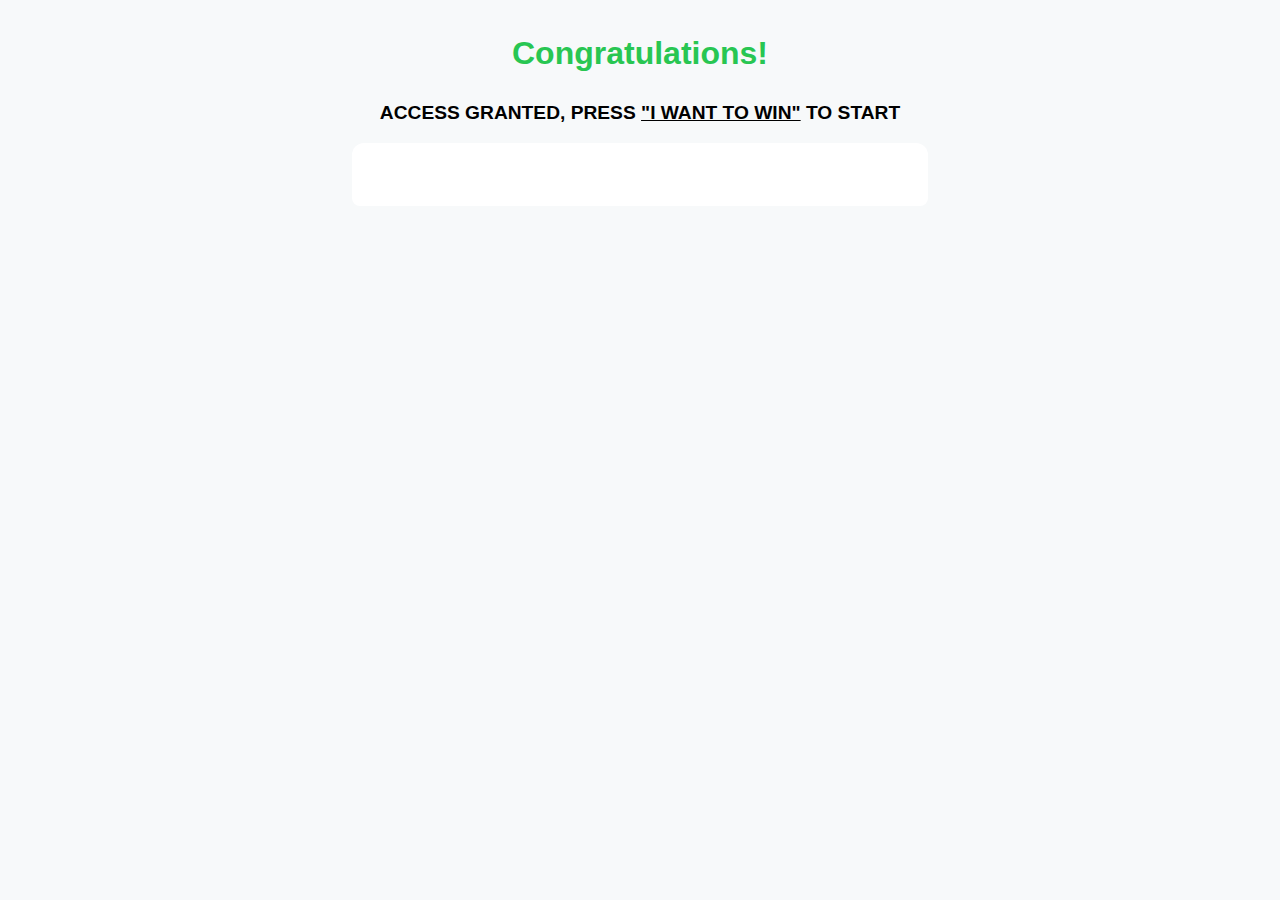
<file: ups-cl/ups01/index.html>
<!DOCTYPE html>
<html lang="en">
  <head>
    <meta charset="UTF-8" />
    <link rel="stylesheet" href="./css/com.css" />
    <meta name="viewport" content="width=device-width, initial-scale=1.0" />
    <title>Formula FT</title>
  </head>
  <body>
    <h1>Congratulations!</h1>

    <div class="container">
      <h3>ACCESS GRANTED, PRESS <u>"I WANT TO WIN"</u> TO START</h3>

      <div class="hmpay_container">
        <!-- 🎯 JANELA DE RECORTE -->
        <div
          class="mask-fallback"
          style="overflow-y: hidden; max-height: 63px; border-radius: 8px"
        >
          <div class="hm_mask" id="hm_mask">
            <div class="hm_content" id="hm_content">
              <!--- sales funnel container --->
              <div
                id="hotmart-sales-funnel"
                class="hm_embed"
                data-no-scroll
              ></div>
            </div>
          </div>
        </div>

        <!-- ABRE SCRIPTS HOTMART -->
        <!-- HOTMART - Sales Funnel Widget -->

        <!--- script load and setup --->
        <script src="https://checkout.hotmart.com/lib/hotmart-checkout-elements.js"></script>
        <script>
          checkoutElements.init("salesFunnel").mount("#hotmart-sales-funnel");
        </script>
        <!-- HOTMART - Sales Funnel Widget -->
        <!-- FECHA SCRIPT HOTMART -->
      </div>

      <!-- Bloqueio de rolagem + Centralização automática do conteúdo -->
      <script>
        (function () {
          const mask = document.getElementById("hm_mask");
          const content = document.getElementById("hm_content");
          if (!mask || !content) return;

          /* ===== 1) BLOQUEAR SCROLL (wheel/touch) dentro da máscara ===== */
          const prevent = (e) => {
            e.preventDefault();
          };
          const WHEEL = ["wheel", "mousewheel", "DOMMouseScroll"];
          const TOUCH = ["touchmove"];

          const armNoScrollOn = (el) => {
            if (!el || el.__noScrollArmed) return;
            el.__noScrollArmed = true;
            WHEEL.forEach((t) =>
              el.addEventListener(t, prevent, { passive: false, capture: true })
            );
            TOUCH.forEach((t) =>
              el.addEventListener(t, prevent, { passive: false, capture: true })
            );
          };

          armNoScrollOn(mask);
          const armChildrenNoScroll = () => {
            mask
              .querySelectorAll("iframe, .hm_embed, [data-no-scroll]")
              .forEach(armNoScrollOn);
          };
          armChildrenNoScroll();
          new MutationObserver(armChildrenNoScroll).observe(mask, {
            childList: true,
            subtree: true,
          });

          const clamp = (v, min, max) => Math.max(min, Math.min(max, v));

          const centerContent = () => {
            const H = mask.clientHeight;
            const C = content.offsetHeight;
            let top = Math.round((H - C) / 2);
            content.style.top = top + "px";
          };

          const roMask = new ResizeObserver(centerContent);
          roMask.observe(mask);
          const roContent = new ResizeObserver(centerContent);
          roContent.observe(content);

          const mo = new MutationObserver(centerContent);
          mo.observe(content, { childList: true, subtree: true });

          window.addEventListener("load", centerContent);
          centerContent();
        })();
      </script>

      <script src="js/script.js"></script>
    </div>

    <!-- <div class="footer">© 2025 All rights reserved.</div> -->
  </body>
</html>
</file>
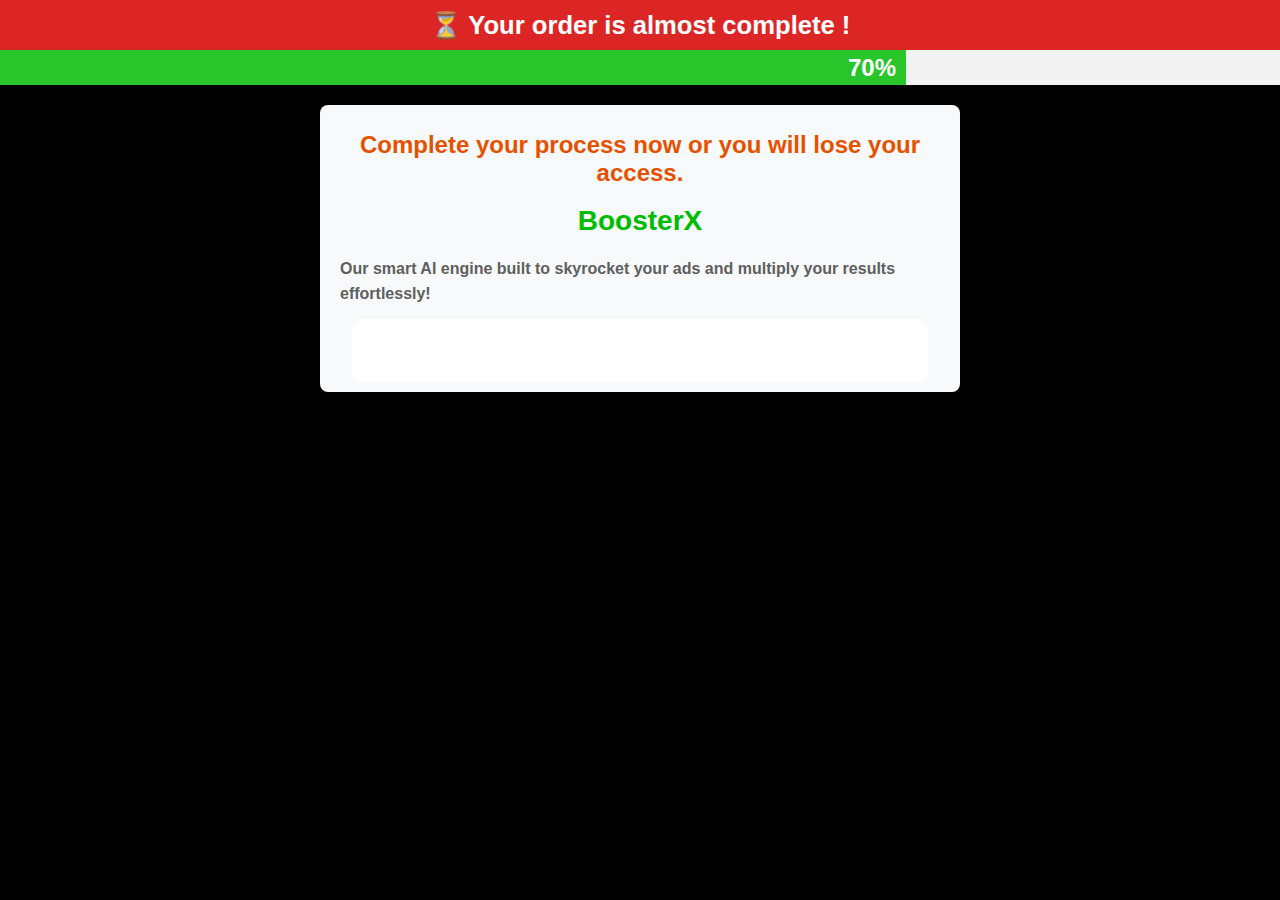
<file: ups-cl/ups02/index.html>
<!DOCTYPE html>
<html lang="es">
  <head>
    <meta charset="UTF-8" />
    <link rel="stylesheet" href="./css/com.css" />
    <meta name="viewport" content="width=device-width, initial-scale=1.0" />
    <title>Formula FT</title>
  </head>
  <body>
    <div class="progress-text">⏳ Your order is almost complete !</div>
    <div class="progress-bar"><div class="progress">70%</div></div>

    <div class="container">
      <h1>Complete your process now or you will lose your access.</h1>

      <center>
        <p style="color: #00bc00; font-size: 28px"><b>BoosterX</b></p>
      </center>

      <p>
        Our smart AI engine built to skyrocket your ads and multiply your
        results effortlessly!
      </p>

      <div class="hmpay_container">
        <!-- 🎯 JANELA DE RECORTE -->
        <div
          class="mask-fallback"
          style="overflow-y: hidden; max-height: 63px; border-radius: 8px"
        >
          <div class="hm_mask" id="hm_mask">
            <div class="hm_content" id="hm_content">
              <!--- sales funnel container --->
              <div
                id="hotmart-sales-funnel"
                class="hm_embed"
                data-no-scroll
              ></div>
            </div>
          </div>
        </div>

        <!-- ABRE SCRIPTS HOTMART -->
        <!-- HOTMART - Sales Funnel Widget -->

        <!--- script load and setup --->
        <script src="https://checkout.hotmart.com/lib/hotmart-checkout-elements.js"></script>
        <script>
          checkoutElements.init("salesFunnel").mount("#hotmart-sales-funnel");
        </script>
        <!-- HOTMART - Sales Funnel Widget -->
        <!-- FECHA SCRIPT HOTMART -->
      </div>

      <!-- Bloqueio de rolagem + Centralização automática do conteúdo -->
      <script>
        (function () {
          const mask = document.getElementById("hm_mask");
          const content = document.getElementById("hm_content");
          if (!mask || !content) return;

          /* ===== 1) BLOQUEAR SCROLL (wheel/touch) dentro da máscara ===== */
          const prevent = (e) => {
            e.preventDefault();
          };
          const WHEEL = ["wheel", "mousewheel", "DOMMouseScroll"];
          const TOUCH = ["touchmove"];

          const armNoScrollOn = (el) => {
            if (!el || el.__noScrollArmed) return;
            el.__noScrollArmed = true;
            WHEEL.forEach((t) =>
              el.addEventListener(t, prevent, { passive: false, capture: true })
            );
            TOUCH.forEach((t) =>
              el.addEventListener(t, prevent, { passive: false, capture: true })
            );
          };

          armNoScrollOn(mask);
          const armChildrenNoScroll = () => {
            mask
              .querySelectorAll("iframe, .hm_embed, [data-no-scroll]")
              .forEach(armNoScrollOn);
          };
          armChildrenNoScroll();
          new MutationObserver(armChildrenNoScroll).observe(mask, {
            childList: true,
            subtree: true,
          });

          const clamp = (v, min, max) => Math.max(min, Math.min(max, v));

          const centerContent = () => {
            const H = mask.clientHeight;
            const C = content.offsetHeight;
            let top = Math.round((H - C) / 2);
            content.style.top = top + "px";
          };

          const roMask = new ResizeObserver(centerContent);
          roMask.observe(mask);
          const roContent = new ResizeObserver(centerContent);
          roContent.observe(content);

          const mo = new MutationObserver(centerContent);
          mo.observe(content, { childList: true, subtree: true });

          window.addEventListener("load", centerContent);
          centerContent();
        })();
      </script>

      <script src="js/script.js"></script>
    </div>

    <!-- <div class="footer">© 2025 All rights reserved.</div> -->
  </body>
</html>
</file>
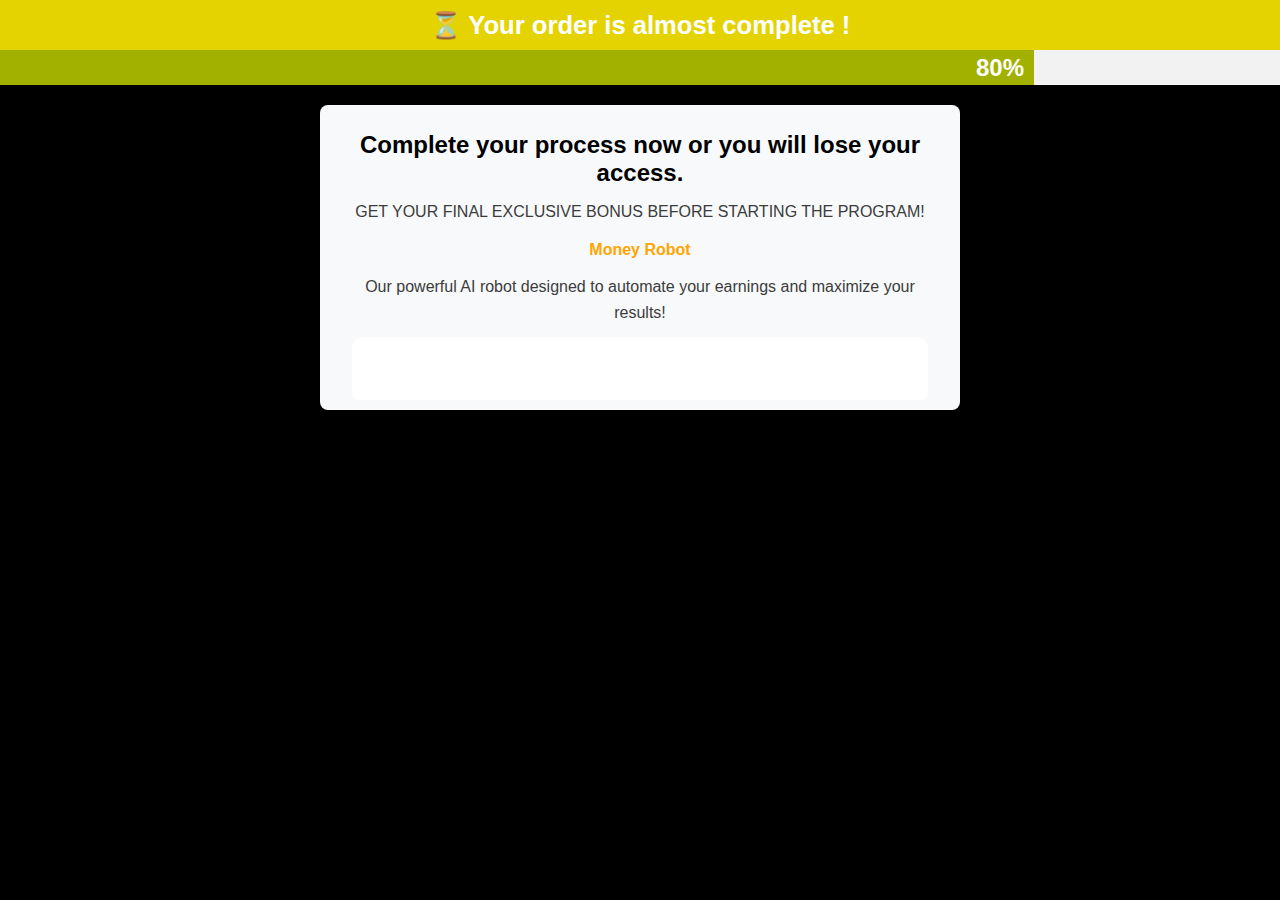
<file: ups-cl/ups03/index.html>
<!DOCTYPE html>
<html lang="es">
  <head>
    <meta charset="UTF-8" />
    <link rel="stylesheet" href="./css/com.css" />
    <meta name="viewport" content="width=device-width, initial-scale=1.0" />
    <title>Formula FT</title>
  </head>
  <body>
    <div class="progress-text">⏳ Your order is almost complete !</div>
    <div class="progress-bar"><div class="progress">80%</div></div>

    <div class="container">
      <h1>Complete your process now or you will lose your access.</h1>

      <p>GET YOUR FINAL EXCLUSIVE BONUS BEFORE STARTING THE PROGRAM!</p>

      <center>
        <p style="color: orange"><b>Money Robot</b></p>
      </center>

      <p>
        Our powerful AI robot designed to automate your earnings and maximize
        your results!
      </p>

      <div class="hmpay_container">
        <!-- 🎯 JANELA DE RECORTE -->
        <div
          class="mask-fallback"
          style="overflow-y: hidden; max-height: 63px; border-radius: 8px"
        >
          <div class="hm_mask" id="hm_mask">
            <div class="hm_content" id="hm_content">
              <!--- sales funnel container --->
              <div
                id="hotmart-sales-funnel"
                class="hm_embed"
                data-no-scroll
              ></div>
            </div>
          </div>
        </div>

        <!-- ABRE SCRIPTS HOTMART -->
        <!-- HOTMART - Sales Funnel Widget -->

        <!--- script load and setup --->
        <script src="https://checkout.hotmart.com/lib/hotmart-checkout-elements.js"></script>
        <script>
          checkoutElements.init("salesFunnel").mount("#hotmart-sales-funnel");
        </script>
        <!-- HOTMART - Sales Funnel Widget -->
        <!-- FECHA SCRIPT HOTMART -->
      </div>

      <!-- Bloqueio de rolagem + Centralização automática do conteúdo -->
      <script>
        (function () {
          const mask = document.getElementById("hm_mask");
          const content = document.getElementById("hm_content");
          if (!mask || !content) return;

          /* ===== 1) BLOQUEAR SCROLL (wheel/touch) dentro da máscara ===== */
          const prevent = (e) => {
            e.preventDefault();
          };
          const WHEEL = ["wheel", "mousewheel", "DOMMouseScroll"];
          const TOUCH = ["touchmove"];

          const armNoScrollOn = (el) => {
            if (!el || el.__noScrollArmed) return;
            el.__noScrollArmed = true;
            WHEEL.forEach((t) =>
              el.addEventListener(t, prevent, { passive: false, capture: true })
            );
            TOUCH.forEach((t) =>
              el.addEventListener(t, prevent, { passive: false, capture: true })
            );
          };

          armNoScrollOn(mask);
          const armChildrenNoScroll = () => {
            mask
              .querySelectorAll("iframe, .hm_embed, [data-no-scroll]")
              .forEach(armNoScrollOn);
          };
          armChildrenNoScroll();
          new MutationObserver(armChildrenNoScroll).observe(mask, {
            childList: true,
            subtree: true,
          });

          const clamp = (v, min, max) => Math.max(min, Math.min(max, v));

          const centerContent = () => {
            const H = mask.clientHeight;
            const C = content.offsetHeight;
            let top = Math.round((H - C) / 2);
            content.style.top = top + "px";
          };

          const roMask = new ResizeObserver(centerContent);
          roMask.observe(mask);
          const roContent = new ResizeObserver(centerContent);
          roContent.observe(content);

          const mo = new MutationObserver(centerContent);
          mo.observe(content, { childList: true, subtree: true });

          window.addEventListener("load", centerContent);
          centerContent();
        })();
      </script>

      <script src="js/script.js"></script>
    </div>

    <!-- <div class="footer">© 2025 All rights reserved.</div> -->
  </body>
</html>
</file>
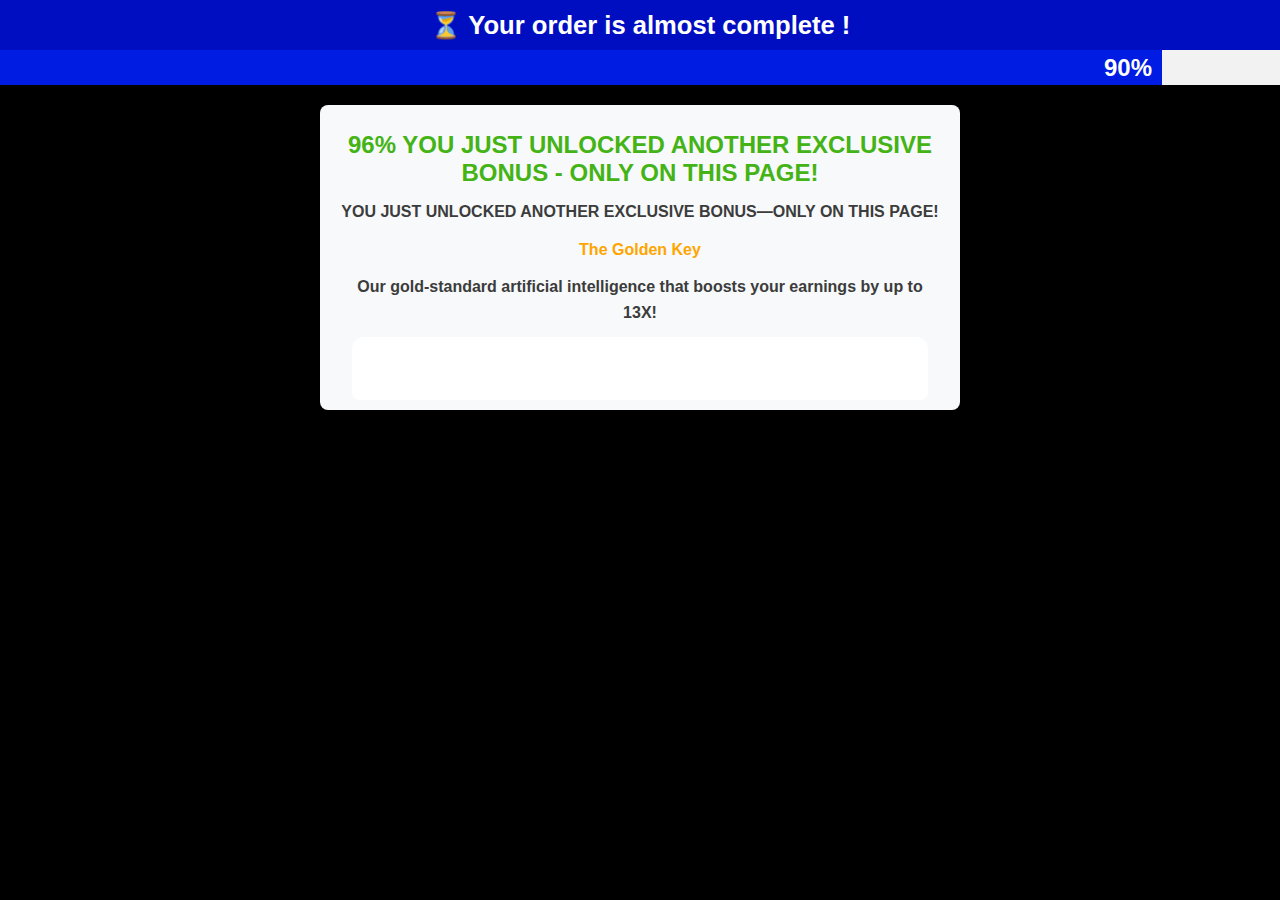
<file: ups-cl/ups04/index.html>
<!DOCTYPE html>
<html lang="es">
  <head>
    <meta charset="UTF-8" />
    <link rel="stylesheet" href="./css/com.css" />
    <meta name="viewport" content="width=device-width, initial-scale=1.0" />
    <title>Formula FT</title>
  </head>
  <body>
    <div class="progress-text">⏳ Your order is almost complete !</div>
    <div class="progress-bar"><div class="progress">90%</div></div>

    <div class="container">
      <h1>
        96% YOU JUST UNLOCKED ANOTHER EXCLUSIVE BONUS - ONLY ON THIS PAGE!
      </h1>

      <p>YOU JUST UNLOCKED ANOTHER EXCLUSIVE BONUS—ONLY ON THIS PAGE!</p>

      <center>
        <p style="color: orange"><b>The Golden Key</b></p>
      </center>

      <p>
        Our gold-standard artificial intelligence that boosts your earnings by
        up to 13X!
      </p>

      <div class="hmpay_container">
        <!-- 🎯 JANELA DE RECORTE -->
        <div
          class="mask-fallback"
          style="overflow-y: hidden; max-height: 63px; border-radius: 8px"
        >
          <div class="hm_mask" id="hm_mask">
            <div class="hm_content" id="hm_content">
              <!--- sales funnel container --->
              <div
                id="hotmart-sales-funnel"
                class="hm_embed"
                data-no-scroll
              ></div>
            </div>
          </div>
        </div>

        <!-- ABRE SCRIPTS HOTMART -->
        <!-- HOTMART - Sales Funnel Widget -->

        <!--- script load and setup --->
        <script src="https://checkout.hotmart.com/lib/hotmart-checkout-elements.js"></script>
        <script>
          checkoutElements.init("salesFunnel").mount("#hotmart-sales-funnel");
        </script>
        <!-- HOTMART - Sales Funnel Widget -->
        <!-- FECHA SCRIPT HOTMART -->
      </div>

      <!-- Bloqueio de rolagem + Centralização automática do conteúdo -->
      <script>
        (function () {
          const mask = document.getElementById("hm_mask");
          const content = document.getElementById("hm_content");
          if (!mask || !content) return;

          /* ===== 1) BLOQUEAR SCROLL (wheel/touch) dentro da máscara ===== */
          const prevent = (e) => {
            e.preventDefault();
          };
          const WHEEL = ["wheel", "mousewheel", "DOMMouseScroll"];
          const TOUCH = ["touchmove"];

          const armNoScrollOn = (el) => {
            if (!el || el.__noScrollArmed) return;
            el.__noScrollArmed = true;
            WHEEL.forEach((t) =>
              el.addEventListener(t, prevent, { passive: false, capture: true })
            );
            TOUCH.forEach((t) =>
              el.addEventListener(t, prevent, { passive: false, capture: true })
            );
          };

          armNoScrollOn(mask);
          const armChildrenNoScroll = () => {
            mask
              .querySelectorAll("iframe, .hm_embed, [data-no-scroll]")
              .forEach(armNoScrollOn);
          };
          armChildrenNoScroll();
          new MutationObserver(armChildrenNoScroll).observe(mask, {
            childList: true,
            subtree: true,
          });

          const clamp = (v, min, max) => Math.max(min, Math.min(max, v));

          const centerContent = () => {
            const H = mask.clientHeight;
            const C = content.offsetHeight;
            let top = Math.round((H - C) / 2);
            content.style.top = top + "px";
          };

          const roMask = new ResizeObserver(centerContent);
          roMask.observe(mask);
          const roContent = new ResizeObserver(centerContent);
          roContent.observe(content);

          const mo = new MutationObserver(centerContent);
          mo.observe(content, { childList: true, subtree: true });

          window.addEventListener("load", centerContent);
          centerContent();
        })();
      </script>

      <script src="js/script.js"></script>
    </div>

    <!-- <div class="footer">© 2025 All rights reserved.</div> -->
  </body>
</html>
</file>
<file: bck-re/css/post-11.css>
.elementor-kit-11{--e-global-color-primary:#13AA00;--e-global-color-secondary:#54595F;--e-global-color-text:#7A7A7A;--e-global-color-accent:#61CE70;--e-global-typography-primary-font-family:"Roboto";--e-global-typography-primary-font-weight:600;--e-global-typography-secondary-font-family:"Roboto Slab";--e-global-typography-secondary-font-weight:400;--e-global-typography-text-font-family:"Roboto";--e-global-typography-text-font-weight:400;--e-global-typography-accent-font-family:"Roboto";--e-global-typography-accent-font-weight:500;}.elementor-kit-11 button,.elementor-kit-11 input[type="button"],.elementor-kit-11 input[type="submit"],.elementor-kit-11 .elementor-button{background-color:#2BC540;color:#FFFFFF;}.elementor-kit-11 button:hover,.elementor-kit-11 button:focus,.elementor-kit-11 input[type="button"]:hover,.elementor-kit-11 input[type="button"]:focus,.elementor-kit-11 input[type="submit"]:hover,.elementor-kit-11 input[type="submit"]:focus,.elementor-kit-11 .elementor-button:hover,.elementor-kit-11 .elementor-button:focus{background-color:#FFFFFF;color:#2BC540;}.elementor-kit-11 e-page-transition{background-color:#FFBC7D;}.elementor-section.elementor-section-boxed > .elementor-container{max-width:1140px;}.e-con{--container-max-width:1140px;}.elementor-widget:not(:last-child){margin-block-end:20px;}.elementor-element{--widgets-spacing:20px 20px;--widgets-spacing-row:20px;--widgets-spacing-column:20px;}{}h1.entry-title{display:var(--page-title-display);}.site-header .site-branding{flex-direction:column;align-items:stretch;}.site-header{padding-inline-end:0px;padding-inline-start:0px;}.site-footer .site-branding{flex-direction:column;align-items:stretch;}@media(max-width:1024px){.elementor-section.elementor-section-boxed > .elementor-container{max-width:1024px;}.e-con{--container-max-width:1024px;}}@media(max-width:767px){.elementor-section.elementor-section-boxed > .elementor-container{max-width:767px;}.e-con{--container-max-width:767px;}}
</file>
<file: bck-re/css/post-1310.css>
.elementor-1310 .elementor-element.elementor-element-b6df16a{--display:flex;--flex-direction:column;--container-widget-width:100%;--container-widget-height:initial;--container-widget-flex-grow:0;--container-widget-align-self:initial;--flex-wrap-mobile:wrap;--margin-top:0px;--margin-bottom:0px;--margin-left:0px;--margin-right:0px;--padding-top:10px;--padding-bottom:10px;--padding-left:10px;--padding-right:10px;}.elementor-1310 .elementor-element.elementor-element-b6df16a:not(.elementor-motion-effects-element-type-background), .elementor-1310 .elementor-element.elementor-element-b6df16a > .elementor-motion-effects-container > .elementor-motion-effects-layer{background-color:#420000;}.elementor-widget-countdown .elementor-countdown-item{background-color:var( --e-global-color-primary );}.elementor-widget-countdown .elementor-countdown-digits{font-family:var( --e-global-typography-text-font-family ), Sans-serif;font-weight:var( --e-global-typography-text-font-weight );}.elementor-widget-countdown .elementor-countdown-label{font-family:var( --e-global-typography-secondary-font-family ), Sans-serif;font-weight:var( --e-global-typography-secondary-font-weight );}.elementor-widget-countdown .elementor-countdown-expire--message{color:var( --e-global-color-text );font-family:var( --e-global-typography-text-font-family ), Sans-serif;font-weight:var( --e-global-typography-text-font-weight );}.elementor-1310 .elementor-element.elementor-element-c2937b8 > .elementor-widget-container{margin:0px 0px 0px 0px;padding:0px 0px 0px 0px;}.elementor-1310 .elementor-element.elementor-element-c2937b8 .elementor-countdown-wrapper{max-width:88px;}.elementor-1310 .elementor-element.elementor-element-c2937b8 .elementor-countdown-item{background-color:#13AA0000;border-radius:0px 0px 0px 0px;padding:10px 0px 10px 0px;}body:not(.rtl) .elementor-1310 .elementor-element.elementor-element-c2937b8 .elementor-countdown-item:not(:first-of-type){margin-left:calc( 0px/2 );}body:not(.rtl) .elementor-1310 .elementor-element.elementor-element-c2937b8 .elementor-countdown-item:not(:last-of-type){margin-right:calc( 0px/2 );}body.rtl .elementor-1310 .elementor-element.elementor-element-c2937b8 .elementor-countdown-item:not(:first-of-type){margin-right:calc( 0px/2 );}body.rtl .elementor-1310 .elementor-element.elementor-element-c2937b8 .elementor-countdown-item:not(:last-of-type){margin-left:calc( 0px/2 );}.elementor-1310 .elementor-element.elementor-element-c2937b8 .elementor-countdown-digits{color:#FFFFFF;font-family:"Roboto", Sans-serif;font-size:30px;font-weight:700;}.elementor-1310 .elementor-element.elementor-element-7708874{--display:flex;--min-height:100vh;--flex-direction:column;--container-widget-width:calc( ( 1 - var( --container-widget-flex-grow ) ) * 100% );--container-widget-height:initial;--container-widget-flex-grow:0;--container-widget-align-self:initial;--flex-wrap-mobile:wrap;--justify-content:center;--align-items:center;--margin-top:0px;--margin-bottom:0px;--margin-left:0px;--margin-right:0px;--padding-top:40px;--padding-bottom:40px;--padding-left:40px;--padding-right:40px;}.elementor-1310 .elementor-element.elementor-element-7708874:not(.elementor-motion-effects-element-type-background), .elementor-1310 .elementor-element.elementor-element-7708874 > .elementor-motion-effects-container > .elementor-motion-effects-layer{background-color:#000000;}.elementor-1310 .elementor-element.elementor-element-cb6e6fe{--display:flex;--min-height:100vh;--justify-content:flex-start;--align-items:center;--container-widget-width:calc( ( 1 - var( --container-widget-flex-grow ) ) * 100% );}.elementor-1310 .elementor-element.elementor-element-a0c6b62{--display:flex;--justify-content:center;--align-items:center;--container-widget-width:calc( ( 1 - var( --container-widget-flex-grow ) ) * 100% );border-style:none;--border-style:none;--border-radius:20px 20px 20px 20px;box-shadow:-6px 8px 5px -5px rgba(0,0,0,0.5);--padding-top:40px;--padding-bottom:40px;--padding-left:40px;--padding-right:40px;}.elementor-1310 .elementor-element.elementor-element-a0c6b62:not(.elementor-motion-effects-element-type-background), .elementor-1310 .elementor-element.elementor-element-a0c6b62 > .elementor-motion-effects-container > .elementor-motion-effects-layer{background-color:#FFFFFA;}.elementor-widget-heading .elementor-heading-title{font-family:var( --e-global-typography-primary-font-family ), Sans-serif;font-weight:var( --e-global-typography-primary-font-weight );color:var( --e-global-color-primary );}.elementor-1310 .elementor-element.elementor-element-8882def > .elementor-widget-container{margin:30px 0px 10px 0px;}.elementor-1310 .elementor-element.elementor-element-8882def{text-align:center;}.elementor-1310 .elementor-element.elementor-element-8882def .elementor-heading-title{font-family:"Roboto", Sans-serif;font-size:40px;font-weight:600;color:#DB0000;}.elementor-1310 .elementor-element.elementor-element-6dc7e0c > .elementor-widget-container{margin:15px 0px 10px 0px;}.elementor-1310 .elementor-element.elementor-element-6dc7e0c{text-align:center;}.elementor-1310 .elementor-element.elementor-element-6dc7e0c .elementor-heading-title{font-family:"Roboto", Sans-serif;font-size:25px;font-weight:600;color:#000000;}.elementor-1310 .elementor-element.elementor-element-43a7471 > .elementor-widget-container{margin:15px 0px 0px 0px;}.elementor-1310 .elementor-element.elementor-element-43a7471{text-align:center;}.elementor-1310 .elementor-element.elementor-element-43a7471 .elementor-heading-title{font-family:"Roboto", Sans-serif;font-size:25px;font-weight:800;color:#000000;}.elementor-widget-image .widget-image-caption{color:var( --e-global-color-text );font-family:var( --e-global-typography-text-font-family ), Sans-serif;font-weight:var( --e-global-typography-text-font-weight );}.elementor-1310 .elementor-element.elementor-element-86ce931 > .elementor-widget-container{margin:-30px 0px 0px 0px;}.elementor-1310 .elementor-element.elementor-element-86ce931 img{width:497px;border-style:none;border-radius:15px 15px 15px 15px;}.elementor-1310 .elementor-element.elementor-element-15fa369{--display:flex;--justify-content:center;--align-items:center;--container-widget-width:calc( ( 1 - var( --container-widget-flex-grow ) ) * 100% );border-style:none;--border-style:none;--border-radius:20px 20px 20px 20px;box-shadow:-6px 8px 5px -5px rgba(0,0,0,0.5);--margin-top:35px;--margin-bottom:0px;--margin-left:0px;--margin-right:0px;}.elementor-1310 .elementor-element.elementor-element-15fa369:not(.elementor-motion-effects-element-type-background), .elementor-1310 .elementor-element.elementor-element-15fa369 > .elementor-motion-effects-container > .elementor-motion-effects-layer{background-color:#FFFFFA;}.elementor-widget-text-editor{font-family:var( --e-global-typography-text-font-family ), Sans-serif;font-weight:var( --e-global-typography-text-font-weight );color:var( --e-global-color-text );}.elementor-widget-text-editor.elementor-drop-cap-view-stacked .elementor-drop-cap{background-color:var( --e-global-color-primary );}.elementor-widget-text-editor.elementor-drop-cap-view-framed .elementor-drop-cap, .elementor-widget-text-editor.elementor-drop-cap-view-default .elementor-drop-cap{color:var( --e-global-color-primary );border-color:var( --e-global-color-primary );}.elementor-1310 .elementor-element.elementor-element-d0e72f3 > .elementor-widget-container{padding:20px 20px 20px 20px;}.elementor-1310 .elementor-element.elementor-element-d0e72f3{color:#000000;}.elementor-1310 .elementor-element.elementor-element-7e52038 > .elementor-widget-container{padding:40px 0px 0px 0px;}.elementor-1310 .elementor-element.elementor-element-7e52038{text-align:center;}.elementor-1310 .elementor-element.elementor-element-7e52038 .elementor-heading-title{font-family:"Roboto", Sans-serif;font-size:30px;font-weight:600;text-decoration:none;line-height:14px;color:#FFFFFF;}.elementor-1310 .elementor-element.elementor-element-b9e9962 > .elementor-widget-container{background-color:#20A800;padding:20px 20px 20px 20px;border-radius:10px 10px 10px 10px;}.elementor-1310 .elementor-element.elementor-element-b9e9962 .elementor-heading-title{font-family:"Roboto", Sans-serif;font-size:45px;font-weight:800;color:#FFFFFF;}.elementor-widget-button .elementor-button{background-color:var( --e-global-color-accent );font-family:var( --e-global-typography-accent-font-family ), Sans-serif;font-weight:var( --e-global-typography-accent-font-weight );}.elementor-1310 .elementor-element.elementor-element-4ed463d .elementor-button{background-color:#119C00;font-family:"Roboto", Sans-serif;font-size:20px;font-weight:600;fill:#FFFFFF;color:#FFFFFF;border-style:none;border-radius:100px 100px 100px 100px;padding:20px 20px 20px 20px;}.elementor-1310 .elementor-element.elementor-element-4ed463d .elementor-button:hover, .elementor-1310 .elementor-element.elementor-element-4ed463d .elementor-button:focus{background-color:#005204;color:#FFFFFF;}.elementor-1310 .elementor-element.elementor-element-4ed463d > .elementor-widget-container{margin:0px 0px 0px 0px;padding:0px 0px 0px 0px;}.elementor-1310 .elementor-element.elementor-element-4ed463d.elementor-element{--align-self:center;}.elementor-1310 .elementor-element.elementor-element-4ed463d .elementor-button:hover svg, .elementor-1310 .elementor-element.elementor-element-4ed463d .elementor-button:focus svg{fill:#FFFFFF;}.elementor-1310 .elementor-element.elementor-element-2348c80 > .elementor-widget-container{margin:0px 0px 0px 0px;}.elementor-1310 .elementor-element.elementor-element-2348c80 .elementor-heading-title{font-family:"Roboto", Sans-serif;font-size:18px;font-weight:600;color:#FFFFFF;}.elementor-1310 .elementor-element.elementor-element-4b5ea27{--display:flex;--justify-content:center;--align-items:center;--container-widget-width:calc( ( 1 - var( --container-widget-flex-grow ) ) * 100% );border-style:none;--border-style:none;--border-radius:20px 20px 20px 20px;box-shadow:-6px 8px 5px -5px rgba(0,0,0,0.5);--margin-top:35px;--margin-bottom:0px;--margin-left:0px;--margin-right:0px;--padding-top:40px;--padding-bottom:40px;--padding-left:40px;--padding-right:40px;}.elementor-1310 .elementor-element.elementor-element-4b5ea27:not(.elementor-motion-effects-element-type-background), .elementor-1310 .elementor-element.elementor-element-4b5ea27 > .elementor-motion-effects-container > .elementor-motion-effects-layer{background-color:#FFFFFA;}.elementor-1310 .elementor-element.elementor-element-dde415e .elementor-heading-title{font-family:"Roboto", Sans-serif;font-size:30px;font-weight:600;color:#0C6B00;}.elementor-1310 .elementor-element.elementor-element-f835fd9 > .elementor-widget-container{margin:-54px 0px 0px 0px;}.elementor-1310 .elementor-element.elementor-element-f835fd9 img{width:497px;border-style:none;border-radius:15px 15px 15px 15px;}.elementor-1310 .elementor-element.elementor-element-1a075a3 > .elementor-widget-container{padding:20px 20px 20px 20px;}.elementor-1310 .elementor-element.elementor-element-1a075a3{text-align:center;color:#000000;}.elementor-1310 .elementor-element.elementor-element-ec05a32 .elementor-button{background-color:#119C00;font-family:"Roboto", Sans-serif;font-size:20px;font-weight:600;fill:#FFFFFF;color:#FFFFFF;border-style:none;border-radius:100px 100px 100px 100px;padding:20px 20px 20px 20px;}.elementor-1310 .elementor-element.elementor-element-ec05a32 .elementor-button:hover, .elementor-1310 .elementor-element.elementor-element-ec05a32 .elementor-button:focus{background-color:#005204;color:#FFFFFF;}.elementor-1310 .elementor-element.elementor-element-ec05a32 > .elementor-widget-container{margin:0px 0px 0px 0px;padding:0px 0px 0px 0px;}.elementor-1310 .elementor-element.elementor-element-ec05a32.elementor-element{--align-self:center;}.elementor-1310 .elementor-element.elementor-element-ec05a32 .elementor-button:hover svg, .elementor-1310 .elementor-element.elementor-element-ec05a32 .elementor-button:focus svg{fill:#FFFFFF;}@media(max-width:1024px){.elementor-1310 .elementor-element.elementor-element-8882def > .elementor-widget-container{margin:10px 0px 0px 0px;}.elementor-1310 .elementor-element.elementor-element-8882def{text-align:center;}.elementor-1310 .elementor-element.elementor-element-8882def .elementor-heading-title{font-size:30px;}.elementor-1310 .elementor-element.elementor-element-6dc7e0c > .elementor-widget-container{margin:0px 0px 0px 0px;}.elementor-1310 .elementor-element.elementor-element-6dc7e0c{text-align:center;}.elementor-1310 .elementor-element.elementor-element-6dc7e0c .elementor-heading-title{font-size:20px;}.elementor-1310 .elementor-element.elementor-element-43a7471 > .elementor-widget-container{margin:10px 0px 0px 0px;}.elementor-1310 .elementor-element.elementor-element-43a7471{text-align:center;}.elementor-1310 .elementor-element.elementor-element-43a7471 .elementor-heading-title{font-size:20px;}.elementor-1310 .elementor-element.elementor-element-86ce931 img{width:380px;max-width:380px;}.elementor-1310 .elementor-element.elementor-element-4ed463d > .elementor-widget-container{margin:20px 0px 0px 0px;}.elementor-1310 .elementor-element.elementor-element-f835fd9 img{width:380px;max-width:380px;}.elementor-1310 .elementor-element.elementor-element-ec05a32 > .elementor-widget-container{margin:20px 0px 0px 0px;}}@media(min-width:768px){.elementor-1310 .elementor-element.elementor-element-7708874{--content-width:100vw;}.elementor-1310 .elementor-element.elementor-element-cb6e6fe{--width:100%;}.elementor-1310 .elementor-element.elementor-element-a0c6b62{--width:800px;}.elementor-1310 .elementor-element.elementor-element-15fa369{--width:800px;}.elementor-1310 .elementor-element.elementor-element-4b5ea27{--width:800px;}}@media(max-width:767px){.elementor-1310 .elementor-element.elementor-element-7708874{--padding-top:040px;--padding-bottom:20px;--padding-left:20px;--padding-right:20px;}.elementor-1310 .elementor-element.elementor-element-cb6e6fe{--justify-content:space-evenly;--padding-top:0px;--padding-bottom:0px;--padding-left:0px;--padding-right:0px;}.elementor-1310 .elementor-element.elementor-element-a0c6b62{--margin-top:0px;--margin-bottom:20px;--margin-left:0px;--margin-right:0px;}.elementor-1310 .elementor-element.elementor-element-8882def .elementor-heading-title{font-size:22px;}.elementor-1310 .elementor-element.elementor-element-6dc7e0c .elementor-heading-title{font-size:15px;}.elementor-1310 .elementor-element.elementor-element-43a7471 .elementor-heading-title{font-size:18px;}.elementor-1310 .elementor-element.elementor-element-86ce931{width:100%;max-width:100%;}.elementor-1310 .elementor-element.elementor-element-86ce931 > .elementor-widget-container{margin:-50px 0px 0px 0px;}.elementor-1310 .elementor-element.elementor-element-86ce931 img{width:100%;}.elementor-1310 .elementor-element.elementor-element-15fa369{--width:100%;--margin-top:0px;--margin-bottom:0px;--margin-left:0px;--margin-right:0px;}.elementor-1310 .elementor-element.elementor-element-d0e72f3{text-align:left;}.elementor-1310 .elementor-element.elementor-element-7e52038 > .elementor-widget-container{padding:20px 0px 20px 0px;}.elementor-1310 .elementor-element.elementor-element-b9e9962 > .elementor-widget-container{padding:20px 20px 20px 20px;border-radius:8px 8px 8px 8px;}.elementor-1310 .elementor-element.elementor-element-4ed463d > .elementor-widget-container{margin:0px 0px 0px 0px;padding:0px 0px 0px 0px;}.elementor-1310 .elementor-element.elementor-element-4ed463d .elementor-button{font-size:4vw;}.elementor-1310 .elementor-element.elementor-element-2348c80 > .elementor-widget-container{margin:10px 10px 10px 10px;}.elementor-1310 .elementor-element.elementor-element-2348c80{text-align:center;}.elementor-1310 .elementor-element.elementor-element-4b5ea27{--width:100%;--margin-top:10px;--margin-bottom:20px;--margin-left:0px;--margin-right:0px;--padding-top:30px;--padding-bottom:20px;--padding-left:20px;--padding-right:20px;}.elementor-1310 .elementor-element.elementor-element-dde415e{text-align:center;}.elementor-1310 .elementor-element.elementor-element-dde415e .elementor-heading-title{font-size:23px;}.elementor-1310 .elementor-element.elementor-element-f835fd9{width:100%;max-width:100%;}.elementor-1310 .elementor-element.elementor-element-f835fd9 > .elementor-widget-container{margin:-34px 0px 0px 0px;}.elementor-1310 .elementor-element.elementor-element-f835fd9 img{width:100%;}.elementor-1310 .elementor-element.elementor-element-1a075a3 > .elementor-widget-container{padding:0px 0px 0px 0px;}.elementor-1310 .elementor-element.elementor-element-1a075a3{text-align:center;}.elementor-1310 .elementor-element.elementor-element-ec05a32 > .elementor-widget-container{margin:0px 0px 0px 0px;padding:0px 0px 0px 0px;}.elementor-1310 .elementor-element.elementor-element-ec05a32 .elementor-button{font-size:4vw;}}/* Start custom CSS for countdown, class: .elementor-element-c2937b8 */.contador {
  font-size: 2rem;  
  font-weight: bold;
  text-align: center;
  color: white;
  background-color: #0000008b;
  border-radius: 20px;
  display: inline-block;
  text-shadow: 0 0 12px #DB0000;
  border: 1px solid #DB0000;
  box-shadow: 0 0 5px #DB0000, 0 0 8px #DB0000;
  animation: pulse-contador 1.2s infinite alternate;
}

@keyframes pulse-contador {
  from {
    box-shadow: 0 0 5px #DB0000, 0 0 8px #DB0000, 0 0 30px #DB0000;
  }
  to {
    box-shadow: 0 0 5px #DB0000, 0 0 8px #DB0000, 0 0 20px #DB0000;
  }
}/* End custom CSS */
/* Start custom CSS for button, class: .elementor-element-4ed463d */.preco {
  display: inline-block;          /* Para que o elemento se ajuste ao conteúdo */
  /* Ajuste as margens internas conforme desejar */
  font-size: 1.2rem;             /* Diminua o tamanho se estiver muito grande */
  font-weight: bold;
  text-align: center;
  color: #fff;
  background-color: rgba(0, 0, 0, 0.55);
  border-radius: 100px;
  border: 1px solid #48FF1D;
  animation: pulse 1.2s infinite;
}

@keyframes pulse {
  0% {
    transform: scale(1);
    box-shadow: 0 0 5px #48FF1D, 0 0 8px #48FF1D, 0 0 30px #48FF1D;
  }
  50% {
    transform: scale(1.1);
    box-shadow: 0 0 5px #48FF1D, 0 0 8px #48FF1D, 0 0 30px transparent;
  }
  100% {
    transform: scale(1);
    box-shadow: 0 0 5px #48FF1D, 0 0 8px #48FF1D, 0 0 30px #48FF1D;
  }
}/* End custom CSS */
</file>
<file: bck-re/css/roboto.css>
/* cyrillic-ext */
@font-face {
  font-family: 'Roboto';
  font-style: italic;
  font-weight: 100;
  font-stretch: 100%;
  font-display: swap;
  src: url(../fonts/roboto-kfo5cnqeu92fr1mu53zec9_vu3r1gihoszmkc3kawzu.woff2) format('woff2');
  unicode-range: U+0460-052F, U+1C80-1C8A, U+20B4, U+2DE0-2DFF, U+A640-A69F, U+FE2E-FE2F;
}
/* cyrillic */
@font-face {
  font-family: 'Roboto';
  font-style: italic;
  font-weight: 100;
  font-stretch: 100%;
  font-display: swap;
  src: url(../fonts/roboto-kfo5cnqeu92fr1mu53zec9_vu3r1gihoszmkankawzu.woff2) format('woff2');
  unicode-range: U+0301, U+0400-045F, U+0490-0491, U+04B0-04B1, U+2116;
}
/* greek-ext */
@font-face {
  font-family: 'Roboto';
  font-style: italic;
  font-weight: 100;
  font-stretch: 100%;
  font-display: swap;
  src: url(../fonts/roboto-kfo5cnqeu92fr1mu53zec9_vu3r1gihoszmkcnkawzu.woff2) format('woff2');
  unicode-range: U+1F00-1FFF;
}
/* greek */
@font-face {
  font-family: 'Roboto';
  font-style: italic;
  font-weight: 100;
  font-stretch: 100%;
  font-display: swap;
  src: url(../fonts/roboto-kfo5cnqeu92fr1mu53zec9_vu3r1gihoszmkbxkawzu.woff2) format('woff2');
  unicode-range: U+0370-0377, U+037A-037F, U+0384-038A, U+038C, U+038E-03A1, U+03A3-03FF;
}
/* math */
@font-face {
  font-family: 'Roboto';
  font-style: italic;
  font-weight: 100;
  font-stretch: 100%;
  font-display: swap;
  src: url(../fonts/roboto-kfo5cnqeu92fr1mu53zec9_vu3r1gihoszmkenkawzu.woff2) format('woff2');
  unicode-range: U+0302-0303, U+0305, U+0307-0308, U+0310, U+0312, U+0315, U+031A, U+0326-0327, U+032C, U+032F-0330, U+0332-0333, U+0338, U+033A, U+0346, U+034D, U+0391-03A1, U+03A3-03A9, U+03B1-03C9, U+03D1, U+03D5-03D6, U+03F0-03F1, U+03F4-03F5, U+2016-2017, U+2034-2038, U+203C, U+2040, U+2043, U+2047, U+2050, U+2057, U+205F, U+2070-2071, U+2074-208E, U+2090-209C, U+20D0-20DC, U+20E1, U+20E5-20EF, U+2100-2112, U+2114-2115, U+2117-2121, U+2123-214F, U+2190, U+2192, U+2194-21AE, U+21B0-21E5, U+21F1-21F2, U+21F4-2211, U+2213-2214, U+2216-22FF, U+2308-230B, U+2310, U+2319, U+231C-2321, U+2336-237A, U+237C, U+2395, U+239B-23B7, U+23D0, U+23DC-23E1, U+2474-2475, U+25AF, U+25B3, U+25B7, U+25BD, U+25C1, U+25CA, U+25CC, U+25FB, U+266D-266F, U+27C0-27FF, U+2900-2AFF, U+2B0E-2B11, U+2B30-2B4C, U+2BFE, U+3030, U+FF5B, U+FF5D, U+1D400-1D7FF, U+1EE00-1EEFF;
}
/* symbols */
@font-face {
  font-family: 'Roboto';
  font-style: italic;
  font-weight: 100;
  font-stretch: 100%;
  font-display: swap;
  src: url(../fonts/roboto-kfo5cnqeu92fr1mu53zec9_vu3r1gihoszmkahkawzu.woff2) format('woff2');
  unicode-range: U+0001-000C, U+000E-001F, U+007F-009F, U+20DD-20E0, U+20E2-20E4, U+2150-218F, U+2190, U+2192, U+2194-2199, U+21AF, U+21E6-21F0, U+21F3, U+2218-2219, U+2299, U+22C4-22C6, U+2300-243F, U+2440-244A, U+2460-24FF, U+25A0-27BF, U+2800-28FF, U+2921-2922, U+2981, U+29BF, U+29EB, U+2B00-2BFF, U+4DC0-4DFF, U+FFF9-FFFB, U+10140-1018E, U+10190-1019C, U+101A0, U+101D0-101FD, U+102E0-102FB, U+10E60-10E7E, U+1D2C0-1D2D3, U+1D2E0-1D37F, U+1F000-1F0FF, U+1F100-1F1AD, U+1F1E6-1F1FF, U+1F30D-1F30F, U+1F315, U+1F31C, U+1F31E, U+1F320-1F32C, U+1F336, U+1F378, U+1F37D, U+1F382, U+1F393-1F39F, U+1F3A7-1F3A8, U+1F3AC-1F3AF, U+1F3C2, U+1F3C4-1F3C6, U+1F3CA-1F3CE, U+1F3D4-1F3E0, U+1F3ED, U+1F3F1-1F3F3, U+1F3F5-1F3F7, U+1F408, U+1F415, U+1F41F, U+1F426, U+1F43F, U+1F441-1F442, U+1F444, U+1F446-1F449, U+1F44C-1F44E, U+1F453, U+1F46A, U+1F47D, U+1F4A3, U+1F4B0, U+1F4B3, U+1F4B9, U+1F4BB, U+1F4BF, U+1F4C8-1F4CB, U+1F4D6, U+1F4DA, U+1F4DF, U+1F4E3-1F4E6, U+1F4EA-1F4ED, U+1F4F7, U+1F4F9-1F4FB, U+1F4FD-1F4FE, U+1F503, U+1F507-1F50B, U+1F50D, U+1F512-1F513, U+1F53E-1F54A, U+1F54F-1F5FA, U+1F610, U+1F650-1F67F, U+1F687, U+1F68D, U+1F691, U+1F694, U+1F698, U+1F6AD, U+1F6B2, U+1F6B9-1F6BA, U+1F6BC, U+1F6C6-1F6CF, U+1F6D3-1F6D7, U+1F6E0-1F6EA, U+1F6F0-1F6F3, U+1F6F7-1F6FC, U+1F700-1F7FF, U+1F800-1F80B, U+1F810-1F847, U+1F850-1F859, U+1F860-1F887, U+1F890-1F8AD, U+1F8B0-1F8BB, U+1F8C0-1F8C1, U+1F900-1F90B, U+1F93B, U+1F946, U+1F984, U+1F996, U+1F9E9, U+1FA00-1FA6F, U+1FA70-1FA7C, U+1FA80-1FA89, U+1FA8F-1FAC6, U+1FACE-1FADC, U+1FADF-1FAE9, U+1FAF0-1FAF8, U+1FB00-1FBFF;
}
/* vietnamese */
@font-face {
  font-family: 'Roboto';
  font-style: italic;
  font-weight: 100;
  font-stretch: 100%;
  font-display: swap;
  src: url(../fonts/roboto-kfo5cnqeu92fr1mu53zec9_vu3r1gihoszmkcxkawzu.woff2) format('woff2');
  unicode-range: U+0102-0103, U+0110-0111, U+0128-0129, U+0168-0169, U+01A0-01A1, U+01AF-01B0, U+0300-0301, U+0303-0304, U+0308-0309, U+0323, U+0329, U+1EA0-1EF9, U+20AB;
}
/* latin-ext */
@font-face {
  font-family: 'Roboto';
  font-style: italic;
  font-weight: 100;
  font-stretch: 100%;
  font-display: swap;
  src: url(../fonts/roboto-kfo5cnqeu92fr1mu53zec9_vu3r1gihoszmkchkawzu.woff2) format('woff2');
  unicode-range: U+0100-02BA, U+02BD-02C5, U+02C7-02CC, U+02CE-02D7, U+02DD-02FF, U+0304, U+0308, U+0329, U+1D00-1DBF, U+1E00-1E9F, U+1EF2-1EFF, U+2020, U+20A0-20AB, U+20AD-20C0, U+2113, U+2C60-2C7F, U+A720-A7FF;
}
/* latin */
@font-face {
  font-family: 'Roboto';
  font-style: italic;
  font-weight: 100;
  font-stretch: 100%;
  font-display: swap;
  src: url(../fonts/roboto-kfo5cnqeu92fr1mu53zec9_vu3r1gihoszmkbnka.woff2) format('woff2');
  unicode-range: U+0000-00FF, U+0131, U+0152-0153, U+02BB-02BC, U+02C6, U+02DA, U+02DC, U+0304, U+0308, U+0329, U+2000-206F, U+20AC, U+2122, U+2191, U+2193, U+2212, U+2215, U+FEFF, U+FFFD;
}
/* cyrillic-ext */
@font-face {
  font-family: 'Roboto';
  font-style: italic;
  font-weight: 200;
  font-stretch: 100%;
  font-display: swap;
  src: url(../fonts/roboto-kfo5cnqeu92fr1mu53zec9_vu3r1gihoszmkc3kawzu.woff2) format('woff2');
  unicode-range: U+0460-052F, U+1C80-1C8A, U+20B4, U+2DE0-2DFF, U+A640-A69F, U+FE2E-FE2F;
}
/* cyrillic */
@font-face {
  font-family: 'Roboto';
  font-style: italic;
  font-weight: 200;
  font-stretch: 100%;
  font-display: swap;
  src: url(../fonts/roboto-kfo5cnqeu92fr1mu53zec9_vu3r1gihoszmkankawzu.woff2) format('woff2');
  unicode-range: U+0301, U+0400-045F, U+0490-0491, U+04B0-04B1, U+2116;
}
/* greek-ext */
@font-face {
  font-family: 'Roboto';
  font-style: italic;
  font-weight: 200;
  font-stretch: 100%;
  font-display: swap;
  src: url(../fonts/roboto-kfo5cnqeu92fr1mu53zec9_vu3r1gihoszmkcnkawzu.woff2) format('woff2');
  unicode-range: U+1F00-1FFF;
}
/* greek */
@font-face {
  font-family: 'Roboto';
  font-style: italic;
  font-weight: 200;
  font-stretch: 100%;
  font-display: swap;
  src: url(../fonts/roboto-kfo5cnqeu92fr1mu53zec9_vu3r1gihoszmkbxkawzu.woff2) format('woff2');
  unicode-range: U+0370-0377, U+037A-037F, U+0384-038A, U+038C, U+038E-03A1, U+03A3-03FF;
}
/* math */
@font-face {
  font-family: 'Roboto';
  font-style: italic;
  font-weight: 200;
  font-stretch: 100%;
  font-display: swap;
  src: url(../fonts/roboto-kfo5cnqeu92fr1mu53zec9_vu3r1gihoszmkenkawzu.woff2) format('woff2');
  unicode-range: U+0302-0303, U+0305, U+0307-0308, U+0310, U+0312, U+0315, U+031A, U+0326-0327, U+032C, U+032F-0330, U+0332-0333, U+0338, U+033A, U+0346, U+034D, U+0391-03A1, U+03A3-03A9, U+03B1-03C9, U+03D1, U+03D5-03D6, U+03F0-03F1, U+03F4-03F5, U+2016-2017, U+2034-2038, U+203C, U+2040, U+2043, U+2047, U+2050, U+2057, U+205F, U+2070-2071, U+2074-208E, U+2090-209C, U+20D0-20DC, U+20E1, U+20E5-20EF, U+2100-2112, U+2114-2115, U+2117-2121, U+2123-214F, U+2190, U+2192, U+2194-21AE, U+21B0-21E5, U+21F1-21F2, U+21F4-2211, U+2213-2214, U+2216-22FF, U+2308-230B, U+2310, U+2319, U+231C-2321, U+2336-237A, U+237C, U+2395, U+239B-23B7, U+23D0, U+23DC-23E1, U+2474-2475, U+25AF, U+25B3, U+25B7, U+25BD, U+25C1, U+25CA, U+25CC, U+25FB, U+266D-266F, U+27C0-27FF, U+2900-2AFF, U+2B0E-2B11, U+2B30-2B4C, U+2BFE, U+3030, U+FF5B, U+FF5D, U+1D400-1D7FF, U+1EE00-1EEFF;
}
/* symbols */
@font-face {
  font-family: 'Roboto';
  font-style: italic;
  font-weight: 200;
  font-stretch: 100%;
  font-display: swap;
  src: url(../fonts/roboto-kfo5cnqeu92fr1mu53zec9_vu3r1gihoszmkahkawzu.woff2) format('woff2');
  unicode-range: U+0001-000C, U+000E-001F, U+007F-009F, U+20DD-20E0, U+20E2-20E4, U+2150-218F, U+2190, U+2192, U+2194-2199, U+21AF, U+21E6-21F0, U+21F3, U+2218-2219, U+2299, U+22C4-22C6, U+2300-243F, U+2440-244A, U+2460-24FF, U+25A0-27BF, U+2800-28FF, U+2921-2922, U+2981, U+29BF, U+29EB, U+2B00-2BFF, U+4DC0-4DFF, U+FFF9-FFFB, U+10140-1018E, U+10190-1019C, U+101A0, U+101D0-101FD, U+102E0-102FB, U+10E60-10E7E, U+1D2C0-1D2D3, U+1D2E0-1D37F, U+1F000-1F0FF, U+1F100-1F1AD, U+1F1E6-1F1FF, U+1F30D-1F30F, U+1F315, U+1F31C, U+1F31E, U+1F320-1F32C, U+1F336, U+1F378, U+1F37D, U+1F382, U+1F393-1F39F, U+1F3A7-1F3A8, U+1F3AC-1F3AF, U+1F3C2, U+1F3C4-1F3C6, U+1F3CA-1F3CE, U+1F3D4-1F3E0, U+1F3ED, U+1F3F1-1F3F3, U+1F3F5-1F3F7, U+1F408, U+1F415, U+1F41F, U+1F426, U+1F43F, U+1F441-1F442, U+1F444, U+1F446-1F449, U+1F44C-1F44E, U+1F453, U+1F46A, U+1F47D, U+1F4A3, U+1F4B0, U+1F4B3, U+1F4B9, U+1F4BB, U+1F4BF, U+1F4C8-1F4CB, U+1F4D6, U+1F4DA, U+1F4DF, U+1F4E3-1F4E6, U+1F4EA-1F4ED, U+1F4F7, U+1F4F9-1F4FB, U+1F4FD-1F4FE, U+1F503, U+1F507-1F50B, U+1F50D, U+1F512-1F513, U+1F53E-1F54A, U+1F54F-1F5FA, U+1F610, U+1F650-1F67F, U+1F687, U+1F68D, U+1F691, U+1F694, U+1F698, U+1F6AD, U+1F6B2, U+1F6B9-1F6BA, U+1F6BC, U+1F6C6-1F6CF, U+1F6D3-1F6D7, U+1F6E0-1F6EA, U+1F6F0-1F6F3, U+1F6F7-1F6FC, U+1F700-1F7FF, U+1F800-1F80B, U+1F810-1F847, U+1F850-1F859, U+1F860-1F887, U+1F890-1F8AD, U+1F8B0-1F8BB, U+1F8C0-1F8C1, U+1F900-1F90B, U+1F93B, U+1F946, U+1F984, U+1F996, U+1F9E9, U+1FA00-1FA6F, U+1FA70-1FA7C, U+1FA80-1FA89, U+1FA8F-1FAC6, U+1FACE-1FADC, U+1FADF-1FAE9, U+1FAF0-1FAF8, U+1FB00-1FBFF;
}
/* vietnamese */
@font-face {
  font-family: 'Roboto';
  font-style: italic;
  font-weight: 200;
  font-stretch: 100%;
  font-display: swap;
  src: url(../fonts/roboto-kfo5cnqeu92fr1mu53zec9_vu3r1gihoszmkcxkawzu.woff2) format('woff2');
  unicode-range: U+0102-0103, U+0110-0111, U+0128-0129, U+0168-0169, U+01A0-01A1, U+01AF-01B0, U+0300-0301, U+0303-0304, U+0308-0309, U+0323, U+0329, U+1EA0-1EF9, U+20AB;
}
/* latin-ext */
@font-face {
  font-family: 'Roboto';
  font-style: italic;
  font-weight: 200;
  font-stretch: 100%;
  font-display: swap;
  src: url(../fonts/roboto-kfo5cnqeu92fr1mu53zec9_vu3r1gihoszmkchkawzu.woff2) format('woff2');
  unicode-range: U+0100-02BA, U+02BD-02C5, U+02C7-02CC, U+02CE-02D7, U+02DD-02FF, U+0304, U+0308, U+0329, U+1D00-1DBF, U+1E00-1E9F, U+1EF2-1EFF, U+2020, U+20A0-20AB, U+20AD-20C0, U+2113, U+2C60-2C7F, U+A720-A7FF;
}
/* latin */
@font-face {
  font-family: 'Roboto';
  font-style: italic;
  font-weight: 200;
  font-stretch: 100%;
  font-display: swap;
  src: url(../fonts/roboto-kfo5cnqeu92fr1mu53zec9_vu3r1gihoszmkbnka.woff2) format('woff2');
  unicode-range: U+0000-00FF, U+0131, U+0152-0153, U+02BB-02BC, U+02C6, U+02DA, U+02DC, U+0304, U+0308, U+0329, U+2000-206F, U+20AC, U+2122, U+2191, U+2193, U+2212, U+2215, U+FEFF, U+FFFD;
}
/* cyrillic-ext */
@font-face {
  font-family: 'Roboto';
  font-style: italic;
  font-weight: 300;
  font-stretch: 100%;
  font-display: swap;
  src: url(../fonts/roboto-kfo5cnqeu92fr1mu53zec9_vu3r1gihoszmkc3kawzu.woff2) format('woff2');
  unicode-range: U+0460-052F, U+1C80-1C8A, U+20B4, U+2DE0-2DFF, U+A640-A69F, U+FE2E-FE2F;
}
/* cyrillic */
@font-face {
  font-family: 'Roboto';
  font-style: italic;
  font-weight: 300;
  font-stretch: 100%;
  font-display: swap;
  src: url(../fonts/roboto-kfo5cnqeu92fr1mu53zec9_vu3r1gihoszmkankawzu.woff2) format('woff2');
  unicode-range: U+0301, U+0400-045F, U+0490-0491, U+04B0-04B1, U+2116;
}
/* greek-ext */
@font-face {
  font-family: 'Roboto';
  font-style: italic;
  font-weight: 300;
  font-stretch: 100%;
  font-display: swap;
  src: url(../fonts/roboto-kfo5cnqeu92fr1mu53zec9_vu3r1gihoszmkcnkawzu.woff2) format('woff2');
  unicode-range: U+1F00-1FFF;
}
/* greek */
@font-face {
  font-family: 'Roboto';
  font-style: italic;
  font-weight: 300;
  font-stretch: 100%;
  font-display: swap;
  src: url(../fonts/roboto-kfo5cnqeu92fr1mu53zec9_vu3r1gihoszmkbxkawzu.woff2) format('woff2');
  unicode-range: U+0370-0377, U+037A-037F, U+0384-038A, U+038C, U+038E-03A1, U+03A3-03FF;
}
/* math */
@font-face {
  font-family: 'Roboto';
  font-style: italic;
  font-weight: 300;
  font-stretch: 100%;
  font-display: swap;
  src: url(../fonts/roboto-kfo5cnqeu92fr1mu53zec9_vu3r1gihoszmkenkawzu.woff2) format('woff2');
  unicode-range: U+0302-0303, U+0305, U+0307-0308, U+0310, U+0312, U+0315, U+031A, U+0326-0327, U+032C, U+032F-0330, U+0332-0333, U+0338, U+033A, U+0346, U+034D, U+0391-03A1, U+03A3-03A9, U+03B1-03C9, U+03D1, U+03D5-03D6, U+03F0-03F1, U+03F4-03F5, U+2016-2017, U+2034-2038, U+203C, U+2040, U+2043, U+2047, U+2050, U+2057, U+205F, U+2070-2071, U+2074-208E, U+2090-209C, U+20D0-20DC, U+20E1, U+20E5-20EF, U+2100-2112, U+2114-2115, U+2117-2121, U+2123-214F, U+2190, U+2192, U+2194-21AE, U+21B0-21E5, U+21F1-21F2, U+21F4-2211, U+2213-2214, U+2216-22FF, U+2308-230B, U+2310, U+2319, U+231C-2321, U+2336-237A, U+237C, U+2395, U+239B-23B7, U+23D0, U+23DC-23E1, U+2474-2475, U+25AF, U+25B3, U+25B7, U+25BD, U+25C1, U+25CA, U+25CC, U+25FB, U+266D-266F, U+27C0-27FF, U+2900-2AFF, U+2B0E-2B11, U+2B30-2B4C, U+2BFE, U+3030, U+FF5B, U+FF5D, U+1D400-1D7FF, U+1EE00-1EEFF;
}
/* symbols */
@font-face {
  font-family: 'Roboto';
  font-style: italic;
  font-weight: 300;
  font-stretch: 100%;
  font-display: swap;
  src: url(../fonts/roboto-kfo5cnqeu92fr1mu53zec9_vu3r1gihoszmkahkawzu.woff2) format('woff2');
  unicode-range: U+0001-000C, U+000E-001F, U+007F-009F, U+20DD-20E0, U+20E2-20E4, U+2150-218F, U+2190, U+2192, U+2194-2199, U+21AF, U+21E6-21F0, U+21F3, U+2218-2219, U+2299, U+22C4-22C6, U+2300-243F, U+2440-244A, U+2460-24FF, U+25A0-27BF, U+2800-28FF, U+2921-2922, U+2981, U+29BF, U+29EB, U+2B00-2BFF, U+4DC0-4DFF, U+FFF9-FFFB, U+10140-1018E, U+10190-1019C, U+101A0, U+101D0-101FD, U+102E0-102FB, U+10E60-10E7E, U+1D2C0-1D2D3, U+1D2E0-1D37F, U+1F000-1F0FF, U+1F100-1F1AD, U+1F1E6-1F1FF, U+1F30D-1F30F, U+1F315, U+1F31C, U+1F31E, U+1F320-1F32C, U+1F336, U+1F378, U+1F37D, U+1F382, U+1F393-1F39F, U+1F3A7-1F3A8, U+1F3AC-1F3AF, U+1F3C2, U+1F3C4-1F3C6, U+1F3CA-1F3CE, U+1F3D4-1F3E0, U+1F3ED, U+1F3F1-1F3F3, U+1F3F5-1F3F7, U+1F408, U+1F415, U+1F41F, U+1F426, U+1F43F, U+1F441-1F442, U+1F444, U+1F446-1F449, U+1F44C-1F44E, U+1F453, U+1F46A, U+1F47D, U+1F4A3, U+1F4B0, U+1F4B3, U+1F4B9, U+1F4BB, U+1F4BF, U+1F4C8-1F4CB, U+1F4D6, U+1F4DA, U+1F4DF, U+1F4E3-1F4E6, U+1F4EA-1F4ED, U+1F4F7, U+1F4F9-1F4FB, U+1F4FD-1F4FE, U+1F503, U+1F507-1F50B, U+1F50D, U+1F512-1F513, U+1F53E-1F54A, U+1F54F-1F5FA, U+1F610, U+1F650-1F67F, U+1F687, U+1F68D, U+1F691, U+1F694, U+1F698, U+1F6AD, U+1F6B2, U+1F6B9-1F6BA, U+1F6BC, U+1F6C6-1F6CF, U+1F6D3-1F6D7, U+1F6E0-1F6EA, U+1F6F0-1F6F3, U+1F6F7-1F6FC, U+1F700-1F7FF, U+1F800-1F80B, U+1F810-1F847, U+1F850-1F859, U+1F860-1F887, U+1F890-1F8AD, U+1F8B0-1F8BB, U+1F8C0-1F8C1, U+1F900-1F90B, U+1F93B, U+1F946, U+1F984, U+1F996, U+1F9E9, U+1FA00-1FA6F, U+1FA70-1FA7C, U+1FA80-1FA89, U+1FA8F-1FAC6, U+1FACE-1FADC, U+1FADF-1FAE9, U+1FAF0-1FAF8, U+1FB00-1FBFF;
}
/* vietnamese */
@font-face {
  font-family: 'Roboto';
  font-style: italic;
  font-weight: 300;
  font-stretch: 100%;
  font-display: swap;
  src: url(../fonts/roboto-kfo5cnqeu92fr1mu53zec9_vu3r1gihoszmkcxkawzu.woff2) format('woff2');
  unicode-range: U+0102-0103, U+0110-0111, U+0128-0129, U+0168-0169, U+01A0-01A1, U+01AF-01B0, U+0300-0301, U+0303-0304, U+0308-0309, U+0323, U+0329, U+1EA0-1EF9, U+20AB;
}
/* latin-ext */
@font-face {
  font-family: 'Roboto';
  font-style: italic;
  font-weight: 300;
  font-stretch: 100%;
  font-display: swap;
  src: url(../fonts/roboto-kfo5cnqeu92fr1mu53zec9_vu3r1gihoszmkchkawzu.woff2) format('woff2');
  unicode-range: U+0100-02BA, U+02BD-02C5, U+02C7-02CC, U+02CE-02D7, U+02DD-02FF, U+0304, U+0308, U+0329, U+1D00-1DBF, U+1E00-1E9F, U+1EF2-1EFF, U+2020, U+20A0-20AB, U+20AD-20C0, U+2113, U+2C60-2C7F, U+A720-A7FF;
}
/* latin */
@font-face {
  font-family: 'Roboto';
  font-style: italic;
  font-weight: 300;
  font-stretch: 100%;
  font-display: swap;
  src: url(../fonts/roboto-kfo5cnqeu92fr1mu53zec9_vu3r1gihoszmkbnka.woff2) format('woff2');
  unicode-range: U+0000-00FF, U+0131, U+0152-0153, U+02BB-02BC, U+02C6, U+02DA, U+02DC, U+0304, U+0308, U+0329, U+2000-206F, U+20AC, U+2122, U+2191, U+2193, U+2212, U+2215, U+FEFF, U+FFFD;
}
/* cyrillic-ext */
@font-face {
  font-family: 'Roboto';
  font-style: italic;
  font-weight: 400;
  font-stretch: 100%;
  font-display: swap;
  src: url(../fonts/roboto-kfo5cnqeu92fr1mu53zec9_vu3r1gihoszmkc3kawzu.woff2) format('woff2');
  unicode-range: U+0460-052F, U+1C80-1C8A, U+20B4, U+2DE0-2DFF, U+A640-A69F, U+FE2E-FE2F;
}
/* cyrillic */
@font-face {
  font-family: 'Roboto';
  font-style: italic;
  font-weight: 400;
  font-stretch: 100%;
  font-display: swap;
  src: url(../fonts/roboto-kfo5cnqeu92fr1mu53zec9_vu3r1gihoszmkankawzu.woff2) format('woff2');
  unicode-range: U+0301, U+0400-045F, U+0490-0491, U+04B0-04B1, U+2116;
}
/* greek-ext */
@font-face {
  font-family: 'Roboto';
  font-style: italic;
  font-weight: 400;
  font-stretch: 100%;
  font-display: swap;
  src: url(../fonts/roboto-kfo5cnqeu92fr1mu53zec9_vu3r1gihoszmkcnkawzu.woff2) format('woff2');
  unicode-range: U+1F00-1FFF;
}
/* greek */
@font-face {
  font-family: 'Roboto';
  font-style: italic;
  font-weight: 400;
  font-stretch: 100%;
  font-display: swap;
  src: url(../fonts/roboto-kfo5cnqeu92fr1mu53zec9_vu3r1gihoszmkbxkawzu.woff2) format('woff2');
  unicode-range: U+0370-0377, U+037A-037F, U+0384-038A, U+038C, U+038E-03A1, U+03A3-03FF;
}
/* math */
@font-face {
  font-family: 'Roboto';
  font-style: italic;
  font-weight: 400;
  font-stretch: 100%;
  font-display: swap;
  src: url(../fonts/roboto-kfo5cnqeu92fr1mu53zec9_vu3r1gihoszmkenkawzu.woff2) format('woff2');
  unicode-range: U+0302-0303, U+0305, U+0307-0308, U+0310, U+0312, U+0315, U+031A, U+0326-0327, U+032C, U+032F-0330, U+0332-0333, U+0338, U+033A, U+0346, U+034D, U+0391-03A1, U+03A3-03A9, U+03B1-03C9, U+03D1, U+03D5-03D6, U+03F0-03F1, U+03F4-03F5, U+2016-2017, U+2034-2038, U+203C, U+2040, U+2043, U+2047, U+2050, U+2057, U+205F, U+2070-2071, U+2074-208E, U+2090-209C, U+20D0-20DC, U+20E1, U+20E5-20EF, U+2100-2112, U+2114-2115, U+2117-2121, U+2123-214F, U+2190, U+2192, U+2194-21AE, U+21B0-21E5, U+21F1-21F2, U+21F4-2211, U+2213-2214, U+2216-22FF, U+2308-230B, U+2310, U+2319, U+231C-2321, U+2336-237A, U+237C, U+2395, U+239B-23B7, U+23D0, U+23DC-23E1, U+2474-2475, U+25AF, U+25B3, U+25B7, U+25BD, U+25C1, U+25CA, U+25CC, U+25FB, U+266D-266F, U+27C0-27FF, U+2900-2AFF, U+2B0E-2B11, U+2B30-2B4C, U+2BFE, U+3030, U+FF5B, U+FF5D, U+1D400-1D7FF, U+1EE00-1EEFF;
}
/* symbols */
@font-face {
  font-family: 'Roboto';
  font-style: italic;
  font-weight: 400;
  font-stretch: 100%;
  font-display: swap;
  src: url(../fonts/roboto-kfo5cnqeu92fr1mu53zec9_vu3r1gihoszmkahkawzu.woff2) format('woff2');
  unicode-range: U+0001-000C, U+000E-001F, U+007F-009F, U+20DD-20E0, U+20E2-20E4, U+2150-218F, U+2190, U+2192, U+2194-2199, U+21AF, U+21E6-21F0, U+21F3, U+2218-2219, U+2299, U+22C4-22C6, U+2300-243F, U+2440-244A, U+2460-24FF, U+25A0-27BF, U+2800-28FF, U+2921-2922, U+2981, U+29BF, U+29EB, U+2B00-2BFF, U+4DC0-4DFF, U+FFF9-FFFB, U+10140-1018E, U+10190-1019C, U+101A0, U+101D0-101FD, U+102E0-102FB, U+10E60-10E7E, U+1D2C0-1D2D3, U+1D2E0-1D37F, U+1F000-1F0FF, U+1F100-1F1AD, U+1F1E6-1F1FF, U+1F30D-1F30F, U+1F315, U+1F31C, U+1F31E, U+1F320-1F32C, U+1F336, U+1F378, U+1F37D, U+1F382, U+1F393-1F39F, U+1F3A7-1F3A8, U+1F3AC-1F3AF, U+1F3C2, U+1F3C4-1F3C6, U+1F3CA-1F3CE, U+1F3D4-1F3E0, U+1F3ED, U+1F3F1-1F3F3, U+1F3F5-1F3F7, U+1F408, U+1F415, U+1F41F, U+1F426, U+1F43F, U+1F441-1F442, U+1F444, U+1F446-1F449, U+1F44C-1F44E, U+1F453, U+1F46A, U+1F47D, U+1F4A3, U+1F4B0, U+1F4B3, U+1F4B9, U+1F4BB, U+1F4BF, U+1F4C8-1F4CB, U+1F4D6, U+1F4DA, U+1F4DF, U+1F4E3-1F4E6, U+1F4EA-1F4ED, U+1F4F7, U+1F4F9-1F4FB, U+1F4FD-1F4FE, U+1F503, U+1F507-1F50B, U+1F50D, U+1F512-1F513, U+1F53E-1F54A, U+1F54F-1F5FA, U+1F610, U+1F650-1F67F, U+1F687, U+1F68D, U+1F691, U+1F694, U+1F698, U+1F6AD, U+1F6B2, U+1F6B9-1F6BA, U+1F6BC, U+1F6C6-1F6CF, U+1F6D3-1F6D7, U+1F6E0-1F6EA, U+1F6F0-1F6F3, U+1F6F7-1F6FC, U+1F700-1F7FF, U+1F800-1F80B, U+1F810-1F847, U+1F850-1F859, U+1F860-1F887, U+1F890-1F8AD, U+1F8B0-1F8BB, U+1F8C0-1F8C1, U+1F900-1F90B, U+1F93B, U+1F946, U+1F984, U+1F996, U+1F9E9, U+1FA00-1FA6F, U+1FA70-1FA7C, U+1FA80-1FA89, U+1FA8F-1FAC6, U+1FACE-1FADC, U+1FADF-1FAE9, U+1FAF0-1FAF8, U+1FB00-1FBFF;
}
/* vietnamese */
@font-face {
  font-family: 'Roboto';
  font-style: italic;
  font-weight: 400;
  font-stretch: 100%;
  font-display: swap;
  src: url(../fonts/roboto-kfo5cnqeu92fr1mu53zec9_vu3r1gihoszmkcxkawzu.woff2) format('woff2');
  unicode-range: U+0102-0103, U+0110-0111, U+0128-0129, U+0168-0169, U+01A0-01A1, U+01AF-01B0, U+0300-0301, U+0303-0304, U+0308-0309, U+0323, U+0329, U+1EA0-1EF9, U+20AB;
}
/* latin-ext */
@font-face {
  font-family: 'Roboto';
  font-style: italic;
  font-weight: 400;
  font-stretch: 100%;
  font-display: swap;
  src: url(../fonts/roboto-kfo5cnqeu92fr1mu53zec9_vu3r1gihoszmkchkawzu.woff2) format('woff2');
  unicode-range: U+0100-02BA, U+02BD-02C5, U+02C7-02CC, U+02CE-02D7, U+02DD-02FF, U+0304, U+0308, U+0329, U+1D00-1DBF, U+1E00-1E9F, U+1EF2-1EFF, U+2020, U+20A0-20AB, U+20AD-20C0, U+2113, U+2C60-2C7F, U+A720-A7FF;
}
/* latin */
@font-face {
  font-family: 'Roboto';
  font-style: italic;
  font-weight: 400;
  font-stretch: 100%;
  font-display: swap;
  src: url(../fonts/roboto-kfo5cnqeu92fr1mu53zec9_vu3r1gihoszmkbnka.woff2) format('woff2');
  unicode-range: U+0000-00FF, U+0131, U+0152-0153, U+02BB-02BC, U+02C6, U+02DA, U+02DC, U+0304, U+0308, U+0329, U+2000-206F, U+20AC, U+2122, U+2191, U+2193, U+2212, U+2215, U+FEFF, U+FFFD;
}
/* cyrillic-ext */
@font-face {
  font-family: 'Roboto';
  font-style: italic;
  font-weight: 500;
  font-stretch: 100%;
  font-display: swap;
  src: url(../fonts/roboto-kfo5cnqeu92fr1mu53zec9_vu3r1gihoszmkc3kawzu.woff2) format('woff2');
  unicode-range: U+0460-052F, U+1C80-1C8A, U+20B4, U+2DE0-2DFF, U+A640-A69F, U+FE2E-FE2F;
}
/* cyrillic */
@font-face {
  font-family: 'Roboto';
  font-style: italic;
  font-weight: 500;
  font-stretch: 100%;
  font-display: swap;
  src: url(../fonts/roboto-kfo5cnqeu92fr1mu53zec9_vu3r1gihoszmkankawzu.woff2) format('woff2');
  unicode-range: U+0301, U+0400-045F, U+0490-0491, U+04B0-04B1, U+2116;
}
/* greek-ext */
@font-face {
  font-family: 'Roboto';
  font-style: italic;
  font-weight: 500;
  font-stretch: 100%;
  font-display: swap;
  src: url(../fonts/roboto-kfo5cnqeu92fr1mu53zec9_vu3r1gihoszmkcnkawzu.woff2) format('woff2');
  unicode-range: U+1F00-1FFF;
}
/* greek */
@font-face {
  font-family: 'Roboto';
  font-style: italic;
  font-weight: 500;
  font-stretch: 100%;
  font-display: swap;
  src: url(../fonts/roboto-kfo5cnqeu92fr1mu53zec9_vu3r1gihoszmkbxkawzu.woff2) format('woff2');
  unicode-range: U+0370-0377, U+037A-037F, U+0384-038A, U+038C, U+038E-03A1, U+03A3-03FF;
}
/* math */
@font-face {
  font-family: 'Roboto';
  font-style: italic;
  font-weight: 500;
  font-stretch: 100%;
  font-display: swap;
  src: url(../fonts/roboto-kfo5cnqeu92fr1mu53zec9_vu3r1gihoszmkenkawzu.woff2) format('woff2');
  unicode-range: U+0302-0303, U+0305, U+0307-0308, U+0310, U+0312, U+0315, U+031A, U+0326-0327, U+032C, U+032F-0330, U+0332-0333, U+0338, U+033A, U+0346, U+034D, U+0391-03A1, U+03A3-03A9, U+03B1-03C9, U+03D1, U+03D5-03D6, U+03F0-03F1, U+03F4-03F5, U+2016-2017, U+2034-2038, U+203C, U+2040, U+2043, U+2047, U+2050, U+2057, U+205F, U+2070-2071, U+2074-208E, U+2090-209C, U+20D0-20DC, U+20E1, U+20E5-20EF, U+2100-2112, U+2114-2115, U+2117-2121, U+2123-214F, U+2190, U+2192, U+2194-21AE, U+21B0-21E5, U+21F1-21F2, U+21F4-2211, U+2213-2214, U+2216-22FF, U+2308-230B, U+2310, U+2319, U+231C-2321, U+2336-237A, U+237C, U+2395, U+239B-23B7, U+23D0, U+23DC-23E1, U+2474-2475, U+25AF, U+25B3, U+25B7, U+25BD, U+25C1, U+25CA, U+25CC, U+25FB, U+266D-266F, U+27C0-27FF, U+2900-2AFF, U+2B0E-2B11, U+2B30-2B4C, U+2BFE, U+3030, U+FF5B, U+FF5D, U+1D400-1D7FF, U+1EE00-1EEFF;
}
/* symbols */
@font-face {
  font-family: 'Roboto';
  font-style: italic;
  font-weight: 500;
  font-stretch: 100%;
  font-display: swap;
  src: url(../fonts/roboto-kfo5cnqeu92fr1mu53zec9_vu3r1gihoszmkahkawzu.woff2) format('woff2');
  unicode-range: U+0001-000C, U+000E-001F, U+007F-009F, U+20DD-20E0, U+20E2-20E4, U+2150-218F, U+2190, U+2192, U+2194-2199, U+21AF, U+21E6-21F0, U+21F3, U+2218-2219, U+2299, U+22C4-22C6, U+2300-243F, U+2440-244A, U+2460-24FF, U+25A0-27BF, U+2800-28FF, U+2921-2922, U+2981, U+29BF, U+29EB, U+2B00-2BFF, U+4DC0-4DFF, U+FFF9-FFFB, U+10140-1018E, U+10190-1019C, U+101A0, U+101D0-101FD, U+102E0-102FB, U+10E60-10E7E, U+1D2C0-1D2D3, U+1D2E0-1D37F, U+1F000-1F0FF, U+1F100-1F1AD, U+1F1E6-1F1FF, U+1F30D-1F30F, U+1F315, U+1F31C, U+1F31E, U+1F320-1F32C, U+1F336, U+1F378, U+1F37D, U+1F382, U+1F393-1F39F, U+1F3A7-1F3A8, U+1F3AC-1F3AF, U+1F3C2, U+1F3C4-1F3C6, U+1F3CA-1F3CE, U+1F3D4-1F3E0, U+1F3ED, U+1F3F1-1F3F3, U+1F3F5-1F3F7, U+1F408, U+1F415, U+1F41F, U+1F426, U+1F43F, U+1F441-1F442, U+1F444, U+1F446-1F449, U+1F44C-1F44E, U+1F453, U+1F46A, U+1F47D, U+1F4A3, U+1F4B0, U+1F4B3, U+1F4B9, U+1F4BB, U+1F4BF, U+1F4C8-1F4CB, U+1F4D6, U+1F4DA, U+1F4DF, U+1F4E3-1F4E6, U+1F4EA-1F4ED, U+1F4F7, U+1F4F9-1F4FB, U+1F4FD-1F4FE, U+1F503, U+1F507-1F50B, U+1F50D, U+1F512-1F513, U+1F53E-1F54A, U+1F54F-1F5FA, U+1F610, U+1F650-1F67F, U+1F687, U+1F68D, U+1F691, U+1F694, U+1F698, U+1F6AD, U+1F6B2, U+1F6B9-1F6BA, U+1F6BC, U+1F6C6-1F6CF, U+1F6D3-1F6D7, U+1F6E0-1F6EA, U+1F6F0-1F6F3, U+1F6F7-1F6FC, U+1F700-1F7FF, U+1F800-1F80B, U+1F810-1F847, U+1F850-1F859, U+1F860-1F887, U+1F890-1F8AD, U+1F8B0-1F8BB, U+1F8C0-1F8C1, U+1F900-1F90B, U+1F93B, U+1F946, U+1F984, U+1F996, U+1F9E9, U+1FA00-1FA6F, U+1FA70-1FA7C, U+1FA80-1FA89, U+1FA8F-1FAC6, U+1FACE-1FADC, U+1FADF-1FAE9, U+1FAF0-1FAF8, U+1FB00-1FBFF;
}
/* vietnamese */
@font-face {
  font-family: 'Roboto';
  font-style: italic;
  font-weight: 500;
  font-stretch: 100%;
  font-display: swap;
  src: url(../fonts/roboto-kfo5cnqeu92fr1mu53zec9_vu3r1gihoszmkcxkawzu.woff2) format('woff2');
  unicode-range: U+0102-0103, U+0110-0111, U+0128-0129, U+0168-0169, U+01A0-01A1, U+01AF-01B0, U+0300-0301, U+0303-0304, U+0308-0309, U+0323, U+0329, U+1EA0-1EF9, U+20AB;
}
/* latin-ext */
@font-face {
  font-family: 'Roboto';
  font-style: italic;
  font-weight: 500;
  font-stretch: 100%;
  font-display: swap;
  src: url(../fonts/roboto-kfo5cnqeu92fr1mu53zec9_vu3r1gihoszmkchkawzu.woff2) format('woff2');
  unicode-range: U+0100-02BA, U+02BD-02C5, U+02C7-02CC, U+02CE-02D7, U+02DD-02FF, U+0304, U+0308, U+0329, U+1D00-1DBF, U+1E00-1E9F, U+1EF2-1EFF, U+2020, U+20A0-20AB, U+20AD-20C0, U+2113, U+2C60-2C7F, U+A720-A7FF;
}
/* latin */
@font-face {
  font-family: 'Roboto';
  font-style: italic;
  font-weight: 500;
  font-stretch: 100%;
  font-display: swap;
  src: url(../fonts/roboto-kfo5cnqeu92fr1mu53zec9_vu3r1gihoszmkbnka.woff2) format('woff2');
  unicode-range: U+0000-00FF, U+0131, U+0152-0153, U+02BB-02BC, U+02C6, U+02DA, U+02DC, U+0304, U+0308, U+0329, U+2000-206F, U+20AC, U+2122, U+2191, U+2193, U+2212, U+2215, U+FEFF, U+FFFD;
}
/* cyrillic-ext */
@font-face {
  font-family: 'Roboto';
  font-style: italic;
  font-weight: 600;
  font-stretch: 100%;
  font-display: swap;
  src: url(../fonts/roboto-kfo5cnqeu92fr1mu53zec9_vu3r1gihoszmkc3kawzu.woff2) format('woff2');
  unicode-range: U+0460-052F, U+1C80-1C8A, U+20B4, U+2DE0-2DFF, U+A640-A69F, U+FE2E-FE2F;
}
/* cyrillic */
@font-face {
  font-family: 'Roboto';
  font-style: italic;
  font-weight: 600;
  font-stretch: 100%;
  font-display: swap;
  src: url(../fonts/roboto-kfo5cnqeu92fr1mu53zec9_vu3r1gihoszmkankawzu.woff2) format('woff2');
  unicode-range: U+0301, U+0400-045F, U+0490-0491, U+04B0-04B1, U+2116;
}
/* greek-ext */
@font-face {
  font-family: 'Roboto';
  font-style: italic;
  font-weight: 600;
  font-stretch: 100%;
  font-display: swap;
  src: url(../fonts/roboto-kfo5cnqeu92fr1mu53zec9_vu3r1gihoszmkcnkawzu.woff2) format('woff2');
  unicode-range: U+1F00-1FFF;
}
/* greek */
@font-face {
  font-family: 'Roboto';
  font-style: italic;
  font-weight: 600;
  font-stretch: 100%;
  font-display: swap;
  src: url(../fonts/roboto-kfo5cnqeu92fr1mu53zec9_vu3r1gihoszmkbxkawzu.woff2) format('woff2');
  unicode-range: U+0370-0377, U+037A-037F, U+0384-038A, U+038C, U+038E-03A1, U+03A3-03FF;
}
/* math */
@font-face {
  font-family: 'Roboto';
  font-style: italic;
  font-weight: 600;
  font-stretch: 100%;
  font-display: swap;
  src: url(../fonts/roboto-kfo5cnqeu92fr1mu53zec9_vu3r1gihoszmkenkawzu.woff2) format('woff2');
  unicode-range: U+0302-0303, U+0305, U+0307-0308, U+0310, U+0312, U+0315, U+031A, U+0326-0327, U+032C, U+032F-0330, U+0332-0333, U+0338, U+033A, U+0346, U+034D, U+0391-03A1, U+03A3-03A9, U+03B1-03C9, U+03D1, U+03D5-03D6, U+03F0-03F1, U+03F4-03F5, U+2016-2017, U+2034-2038, U+203C, U+2040, U+2043, U+2047, U+2050, U+2057, U+205F, U+2070-2071, U+2074-208E, U+2090-209C, U+20D0-20DC, U+20E1, U+20E5-20EF, U+2100-2112, U+2114-2115, U+2117-2121, U+2123-214F, U+2190, U+2192, U+2194-21AE, U+21B0-21E5, U+21F1-21F2, U+21F4-2211, U+2213-2214, U+2216-22FF, U+2308-230B, U+2310, U+2319, U+231C-2321, U+2336-237A, U+237C, U+2395, U+239B-23B7, U+23D0, U+23DC-23E1, U+2474-2475, U+25AF, U+25B3, U+25B7, U+25BD, U+25C1, U+25CA, U+25CC, U+25FB, U+266D-266F, U+27C0-27FF, U+2900-2AFF, U+2B0E-2B11, U+2B30-2B4C, U+2BFE, U+3030, U+FF5B, U+FF5D, U+1D400-1D7FF, U+1EE00-1EEFF;
}
/* symbols */
@font-face {
  font-family: 'Roboto';
  font-style: italic;
  font-weight: 600;
  font-stretch: 100%;
  font-display: swap;
  src: url(../fonts/roboto-kfo5cnqeu92fr1mu53zec9_vu3r1gihoszmkahkawzu.woff2) format('woff2');
  unicode-range: U+0001-000C, U+000E-001F, U+007F-009F, U+20DD-20E0, U+20E2-20E4, U+2150-218F, U+2190, U+2192, U+2194-2199, U+21AF, U+21E6-21F0, U+21F3, U+2218-2219, U+2299, U+22C4-22C6, U+2300-243F, U+2440-244A, U+2460-24FF, U+25A0-27BF, U+2800-28FF, U+2921-2922, U+2981, U+29BF, U+29EB, U+2B00-2BFF, U+4DC0-4DFF, U+FFF9-FFFB, U+10140-1018E, U+10190-1019C, U+101A0, U+101D0-101FD, U+102E0-102FB, U+10E60-10E7E, U+1D2C0-1D2D3, U+1D2E0-1D37F, U+1F000-1F0FF, U+1F100-1F1AD, U+1F1E6-1F1FF, U+1F30D-1F30F, U+1F315, U+1F31C, U+1F31E, U+1F320-1F32C, U+1F336, U+1F378, U+1F37D, U+1F382, U+1F393-1F39F, U+1F3A7-1F3A8, U+1F3AC-1F3AF, U+1F3C2, U+1F3C4-1F3C6, U+1F3CA-1F3CE, U+1F3D4-1F3E0, U+1F3ED, U+1F3F1-1F3F3, U+1F3F5-1F3F7, U+1F408, U+1F415, U+1F41F, U+1F426, U+1F43F, U+1F441-1F442, U+1F444, U+1F446-1F449, U+1F44C-1F44E, U+1F453, U+1F46A, U+1F47D, U+1F4A3, U+1F4B0, U+1F4B3, U+1F4B9, U+1F4BB, U+1F4BF, U+1F4C8-1F4CB, U+1F4D6, U+1F4DA, U+1F4DF, U+1F4E3-1F4E6, U+1F4EA-1F4ED, U+1F4F7, U+1F4F9-1F4FB, U+1F4FD-1F4FE, U+1F503, U+1F507-1F50B, U+1F50D, U+1F512-1F513, U+1F53E-1F54A, U+1F54F-1F5FA, U+1F610, U+1F650-1F67F, U+1F687, U+1F68D, U+1F691, U+1F694, U+1F698, U+1F6AD, U+1F6B2, U+1F6B9-1F6BA, U+1F6BC, U+1F6C6-1F6CF, U+1F6D3-1F6D7, U+1F6E0-1F6EA, U+1F6F0-1F6F3, U+1F6F7-1F6FC, U+1F700-1F7FF, U+1F800-1F80B, U+1F810-1F847, U+1F850-1F859, U+1F860-1F887, U+1F890-1F8AD, U+1F8B0-1F8BB, U+1F8C0-1F8C1, U+1F900-1F90B, U+1F93B, U+1F946, U+1F984, U+1F996, U+1F9E9, U+1FA00-1FA6F, U+1FA70-1FA7C, U+1FA80-1FA89, U+1FA8F-1FAC6, U+1FACE-1FADC, U+1FADF-1FAE9, U+1FAF0-1FAF8, U+1FB00-1FBFF;
}
/* vietnamese */
@font-face {
  font-family: 'Roboto';
  font-style: italic;
  font-weight: 600;
  font-stretch: 100%;
  font-display: swap;
  src: url(../fonts/roboto-kfo5cnqeu92fr1mu53zec9_vu3r1gihoszmkcxkawzu.woff2) format('woff2');
  unicode-range: U+0102-0103, U+0110-0111, U+0128-0129, U+0168-0169, U+01A0-01A1, U+01AF-01B0, U+0300-0301, U+0303-0304, U+0308-0309, U+0323, U+0329, U+1EA0-1EF9, U+20AB;
}
/* latin-ext */
@font-face {
  font-family: 'Roboto';
  font-style: italic;
  font-weight: 600;
  font-stretch: 100%;
  font-display: swap;
  src: url(../fonts/roboto-kfo5cnqeu92fr1mu53zec9_vu3r1gihoszmkchkawzu.woff2) format('woff2');
  unicode-range: U+0100-02BA, U+02BD-02C5, U+02C7-02CC, U+02CE-02D7, U+02DD-02FF, U+0304, U+0308, U+0329, U+1D00-1DBF, U+1E00-1E9F, U+1EF2-1EFF, U+2020, U+20A0-20AB, U+20AD-20C0, U+2113, U+2C60-2C7F, U+A720-A7FF;
}
/* latin */
@font-face {
  font-family: 'Roboto';
  font-style: italic;
  font-weight: 600;
  font-stretch: 100%;
  font-display: swap;
  src: url(../fonts/roboto-kfo5cnqeu92fr1mu53zec9_vu3r1gihoszmkbnka.woff2) format('woff2');
  unicode-range: U+0000-00FF, U+0131, U+0152-0153, U+02BB-02BC, U+02C6, U+02DA, U+02DC, U+0304, U+0308, U+0329, U+2000-206F, U+20AC, U+2122, U+2191, U+2193, U+2212, U+2215, U+FEFF, U+FFFD;
}
/* cyrillic-ext */
@font-face {
  font-family: 'Roboto';
  font-style: italic;
  font-weight: 700;
  font-stretch: 100%;
  font-display: swap;
  src: url(../fonts/roboto-kfo5cnqeu92fr1mu53zec9_vu3r1gihoszmkc3kawzu.woff2) format('woff2');
  unicode-range: U+0460-052F, U+1C80-1C8A, U+20B4, U+2DE0-2DFF, U+A640-A69F, U+FE2E-FE2F;
}
/* cyrillic */
@font-face {
  font-family: 'Roboto';
  font-style: italic;
  font-weight: 700;
  font-stretch: 100%;
  font-display: swap;
  src: url(../fonts/roboto-kfo5cnqeu92fr1mu53zec9_vu3r1gihoszmkankawzu.woff2) format('woff2');
  unicode-range: U+0301, U+0400-045F, U+0490-0491, U+04B0-04B1, U+2116;
}
/* greek-ext */
@font-face {
  font-family: 'Roboto';
  font-style: italic;
  font-weight: 700;
  font-stretch: 100%;
  font-display: swap;
  src: url(../fonts/roboto-kfo5cnqeu92fr1mu53zec9_vu3r1gihoszmkcnkawzu.woff2) format('woff2');
  unicode-range: U+1F00-1FFF;
}
/* greek */
@font-face {
  font-family: 'Roboto';
  font-style: italic;
  font-weight: 700;
  font-stretch: 100%;
  font-display: swap;
  src: url(../fonts/roboto-kfo5cnqeu92fr1mu53zec9_vu3r1gihoszmkbxkawzu.woff2) format('woff2');
  unicode-range: U+0370-0377, U+037A-037F, U+0384-038A, U+038C, U+038E-03A1, U+03A3-03FF;
}
/* math */
@font-face {
  font-family: 'Roboto';
  font-style: italic;
  font-weight: 700;
  font-stretch: 100%;
  font-display: swap;
  src: url(../fonts/roboto-kfo5cnqeu92fr1mu53zec9_vu3r1gihoszmkenkawzu.woff2) format('woff2');
  unicode-range: U+0302-0303, U+0305, U+0307-0308, U+0310, U+0312, U+0315, U+031A, U+0326-0327, U+032C, U+032F-0330, U+0332-0333, U+0338, U+033A, U+0346, U+034D, U+0391-03A1, U+03A3-03A9, U+03B1-03C9, U+03D1, U+03D5-03D6, U+03F0-03F1, U+03F4-03F5, U+2016-2017, U+2034-2038, U+203C, U+2040, U+2043, U+2047, U+2050, U+2057, U+205F, U+2070-2071, U+2074-208E, U+2090-209C, U+20D0-20DC, U+20E1, U+20E5-20EF, U+2100-2112, U+2114-2115, U+2117-2121, U+2123-214F, U+2190, U+2192, U+2194-21AE, U+21B0-21E5, U+21F1-21F2, U+21F4-2211, U+2213-2214, U+2216-22FF, U+2308-230B, U+2310, U+2319, U+231C-2321, U+2336-237A, U+237C, U+2395, U+239B-23B7, U+23D0, U+23DC-23E1, U+2474-2475, U+25AF, U+25B3, U+25B7, U+25BD, U+25C1, U+25CA, U+25CC, U+25FB, U+266D-266F, U+27C0-27FF, U+2900-2AFF, U+2B0E-2B11, U+2B30-2B4C, U+2BFE, U+3030, U+FF5B, U+FF5D, U+1D400-1D7FF, U+1EE00-1EEFF;
}
/* symbols */
@font-face {
  font-family: 'Roboto';
  font-style: italic;
  font-weight: 700;
  font-stretch: 100%;
  font-display: swap;
  src: url(../fonts/roboto-kfo5cnqeu92fr1mu53zec9_vu3r1gihoszmkahkawzu.woff2) format('woff2');
  unicode-range: U+0001-000C, U+000E-001F, U+007F-009F, U+20DD-20E0, U+20E2-20E4, U+2150-218F, U+2190, U+2192, U+2194-2199, U+21AF, U+21E6-21F0, U+21F3, U+2218-2219, U+2299, U+22C4-22C6, U+2300-243F, U+2440-244A, U+2460-24FF, U+25A0-27BF, U+2800-28FF, U+2921-2922, U+2981, U+29BF, U+29EB, U+2B00-2BFF, U+4DC0-4DFF, U+FFF9-FFFB, U+10140-1018E, U+10190-1019C, U+101A0, U+101D0-101FD, U+102E0-102FB, U+10E60-10E7E, U+1D2C0-1D2D3, U+1D2E0-1D37F, U+1F000-1F0FF, U+1F100-1F1AD, U+1F1E6-1F1FF, U+1F30D-1F30F, U+1F315, U+1F31C, U+1F31E, U+1F320-1F32C, U+1F336, U+1F378, U+1F37D, U+1F382, U+1F393-1F39F, U+1F3A7-1F3A8, U+1F3AC-1F3AF, U+1F3C2, U+1F3C4-1F3C6, U+1F3CA-1F3CE, U+1F3D4-1F3E0, U+1F3ED, U+1F3F1-1F3F3, U+1F3F5-1F3F7, U+1F408, U+1F415, U+1F41F, U+1F426, U+1F43F, U+1F441-1F442, U+1F444, U+1F446-1F449, U+1F44C-1F44E, U+1F453, U+1F46A, U+1F47D, U+1F4A3, U+1F4B0, U+1F4B3, U+1F4B9, U+1F4BB, U+1F4BF, U+1F4C8-1F4CB, U+1F4D6, U+1F4DA, U+1F4DF, U+1F4E3-1F4E6, U+1F4EA-1F4ED, U+1F4F7, U+1F4F9-1F4FB, U+1F4FD-1F4FE, U+1F503, U+1F507-1F50B, U+1F50D, U+1F512-1F513, U+1F53E-1F54A, U+1F54F-1F5FA, U+1F610, U+1F650-1F67F, U+1F687, U+1F68D, U+1F691, U+1F694, U+1F698, U+1F6AD, U+1F6B2, U+1F6B9-1F6BA, U+1F6BC, U+1F6C6-1F6CF, U+1F6D3-1F6D7, U+1F6E0-1F6EA, U+1F6F0-1F6F3, U+1F6F7-1F6FC, U+1F700-1F7FF, U+1F800-1F80B, U+1F810-1F847, U+1F850-1F859, U+1F860-1F887, U+1F890-1F8AD, U+1F8B0-1F8BB, U+1F8C0-1F8C1, U+1F900-1F90B, U+1F93B, U+1F946, U+1F984, U+1F996, U+1F9E9, U+1FA00-1FA6F, U+1FA70-1FA7C, U+1FA80-1FA89, U+1FA8F-1FAC6, U+1FACE-1FADC, U+1FADF-1FAE9, U+1FAF0-1FAF8, U+1FB00-1FBFF;
}
/* vietnamese */
@font-face {
  font-family: 'Roboto';
  font-style: italic;
  font-weight: 700;
  font-stretch: 100%;
  font-display: swap;
  src: url(../fonts/roboto-kfo5cnqeu92fr1mu53zec9_vu3r1gihoszmkcxkawzu.woff2) format('woff2');
  unicode-range: U+0102-0103, U+0110-0111, U+0128-0129, U+0168-0169, U+01A0-01A1, U+01AF-01B0, U+0300-0301, U+0303-0304, U+0308-0309, U+0323, U+0329, U+1EA0-1EF9, U+20AB;
}
/* latin-ext */
@font-face {
  font-family: 'Roboto';
  font-style: italic;
  font-weight: 700;
  font-stretch: 100%;
  font-display: swap;
  src: url(../fonts/roboto-kfo5cnqeu92fr1mu53zec9_vu3r1gihoszmkchkawzu.woff2) format('woff2');
  unicode-range: U+0100-02BA, U+02BD-02C5, U+02C7-02CC, U+02CE-02D7, U+02DD-02FF, U+0304, U+0308, U+0329, U+1D00-1DBF, U+1E00-1E9F, U+1EF2-1EFF, U+2020, U+20A0-20AB, U+20AD-20C0, U+2113, U+2C60-2C7F, U+A720-A7FF;
}
/* latin */
@font-face {
  font-family: 'Roboto';
  font-style: italic;
  font-weight: 700;
  font-stretch: 100%;
  font-display: swap;
  src: url(../fonts/roboto-kfo5cnqeu92fr1mu53zec9_vu3r1gihoszmkbnka.woff2) format('woff2');
  unicode-range: U+0000-00FF, U+0131, U+0152-0153, U+02BB-02BC, U+02C6, U+02DA, U+02DC, U+0304, U+0308, U+0329, U+2000-206F, U+20AC, U+2122, U+2191, U+2193, U+2212, U+2215, U+FEFF, U+FFFD;
}
/* cyrillic-ext */
@font-face {
  font-family: 'Roboto';
  font-style: italic;
  font-weight: 800;
  font-stretch: 100%;
  font-display: swap;
  src: url(../fonts/roboto-kfo5cnqeu92fr1mu53zec9_vu3r1gihoszmkc3kawzu.woff2) format('woff2');
  unicode-range: U+0460-052F, U+1C80-1C8A, U+20B4, U+2DE0-2DFF, U+A640-A69F, U+FE2E-FE2F;
}
/* cyrillic */
@font-face {
  font-family: 'Roboto';
  font-style: italic;
  font-weight: 800;
  font-stretch: 100%;
  font-display: swap;
  src: url(../fonts/roboto-kfo5cnqeu92fr1mu53zec9_vu3r1gihoszmkankawzu.woff2) format('woff2');
  unicode-range: U+0301, U+0400-045F, U+0490-0491, U+04B0-04B1, U+2116;
}
/* greek-ext */
@font-face {
  font-family: 'Roboto';
  font-style: italic;
  font-weight: 800;
  font-stretch: 100%;
  font-display: swap;
  src: url(../fonts/roboto-kfo5cnqeu92fr1mu53zec9_vu3r1gihoszmkcnkawzu.woff2) format('woff2');
  unicode-range: U+1F00-1FFF;
}
/* greek */
@font-face {
  font-family: 'Roboto';
  font-style: italic;
  font-weight: 800;
  font-stretch: 100%;
  font-display: swap;
  src: url(../fonts/roboto-kfo5cnqeu92fr1mu53zec9_vu3r1gihoszmkbxkawzu.woff2) format('woff2');
  unicode-range: U+0370-0377, U+037A-037F, U+0384-038A, U+038C, U+038E-03A1, U+03A3-03FF;
}
/* math */
@font-face {
  font-family: 'Roboto';
  font-style: italic;
  font-weight: 800;
  font-stretch: 100%;
  font-display: swap;
  src: url(../fonts/roboto-kfo5cnqeu92fr1mu53zec9_vu3r1gihoszmkenkawzu.woff2) format('woff2');
  unicode-range: U+0302-0303, U+0305, U+0307-0308, U+0310, U+0312, U+0315, U+031A, U+0326-0327, U+032C, U+032F-0330, U+0332-0333, U+0338, U+033A, U+0346, U+034D, U+0391-03A1, U+03A3-03A9, U+03B1-03C9, U+03D1, U+03D5-03D6, U+03F0-03F1, U+03F4-03F5, U+2016-2017, U+2034-2038, U+203C, U+2040, U+2043, U+2047, U+2050, U+2057, U+205F, U+2070-2071, U+2074-208E, U+2090-209C, U+20D0-20DC, U+20E1, U+20E5-20EF, U+2100-2112, U+2114-2115, U+2117-2121, U+2123-214F, U+2190, U+2192, U+2194-21AE, U+21B0-21E5, U+21F1-21F2, U+21F4-2211, U+2213-2214, U+2216-22FF, U+2308-230B, U+2310, U+2319, U+231C-2321, U+2336-237A, U+237C, U+2395, U+239B-23B7, U+23D0, U+23DC-23E1, U+2474-2475, U+25AF, U+25B3, U+25B7, U+25BD, U+25C1, U+25CA, U+25CC, U+25FB, U+266D-266F, U+27C0-27FF, U+2900-2AFF, U+2B0E-2B11, U+2B30-2B4C, U+2BFE, U+3030, U+FF5B, U+FF5D, U+1D400-1D7FF, U+1EE00-1EEFF;
}
/* symbols */
@font-face {
  font-family: 'Roboto';
  font-style: italic;
  font-weight: 800;
  font-stretch: 100%;
  font-display: swap;
  src: url(../fonts/roboto-kfo5cnqeu92fr1mu53zec9_vu3r1gihoszmkahkawzu.woff2) format('woff2');
  unicode-range: U+0001-000C, U+000E-001F, U+007F-009F, U+20DD-20E0, U+20E2-20E4, U+2150-218F, U+2190, U+2192, U+2194-2199, U+21AF, U+21E6-21F0, U+21F3, U+2218-2219, U+2299, U+22C4-22C6, U+2300-243F, U+2440-244A, U+2460-24FF, U+25A0-27BF, U+2800-28FF, U+2921-2922, U+2981, U+29BF, U+29EB, U+2B00-2BFF, U+4DC0-4DFF, U+FFF9-FFFB, U+10140-1018E, U+10190-1019C, U+101A0, U+101D0-101FD, U+102E0-102FB, U+10E60-10E7E, U+1D2C0-1D2D3, U+1D2E0-1D37F, U+1F000-1F0FF, U+1F100-1F1AD, U+1F1E6-1F1FF, U+1F30D-1F30F, U+1F315, U+1F31C, U+1F31E, U+1F320-1F32C, U+1F336, U+1F378, U+1F37D, U+1F382, U+1F393-1F39F, U+1F3A7-1F3A8, U+1F3AC-1F3AF, U+1F3C2, U+1F3C4-1F3C6, U+1F3CA-1F3CE, U+1F3D4-1F3E0, U+1F3ED, U+1F3F1-1F3F3, U+1F3F5-1F3F7, U+1F408, U+1F415, U+1F41F, U+1F426, U+1F43F, U+1F441-1F442, U+1F444, U+1F446-1F449, U+1F44C-1F44E, U+1F453, U+1F46A, U+1F47D, U+1F4A3, U+1F4B0, U+1F4B3, U+1F4B9, U+1F4BB, U+1F4BF, U+1F4C8-1F4CB, U+1F4D6, U+1F4DA, U+1F4DF, U+1F4E3-1F4E6, U+1F4EA-1F4ED, U+1F4F7, U+1F4F9-1F4FB, U+1F4FD-1F4FE, U+1F503, U+1F507-1F50B, U+1F50D, U+1F512-1F513, U+1F53E-1F54A, U+1F54F-1F5FA, U+1F610, U+1F650-1F67F, U+1F687, U+1F68D, U+1F691, U+1F694, U+1F698, U+1F6AD, U+1F6B2, U+1F6B9-1F6BA, U+1F6BC, U+1F6C6-1F6CF, U+1F6D3-1F6D7, U+1F6E0-1F6EA, U+1F6F0-1F6F3, U+1F6F7-1F6FC, U+1F700-1F7FF, U+1F800-1F80B, U+1F810-1F847, U+1F850-1F859, U+1F860-1F887, U+1F890-1F8AD, U+1F8B0-1F8BB, U+1F8C0-1F8C1, U+1F900-1F90B, U+1F93B, U+1F946, U+1F984, U+1F996, U+1F9E9, U+1FA00-1FA6F, U+1FA70-1FA7C, U+1FA80-1FA89, U+1FA8F-1FAC6, U+1FACE-1FADC, U+1FADF-1FAE9, U+1FAF0-1FAF8, U+1FB00-1FBFF;
}
/* vietnamese */
@font-face {
  font-family: 'Roboto';
  font-style: italic;
  font-weight: 800;
  font-stretch: 100%;
  font-display: swap;
  src: url(../fonts/roboto-kfo5cnqeu92fr1mu53zec9_vu3r1gihoszmkcxkawzu.woff2) format('woff2');
  unicode-range: U+0102-0103, U+0110-0111, U+0128-0129, U+0168-0169, U+01A0-01A1, U+01AF-01B0, U+0300-0301, U+0303-0304, U+0308-0309, U+0323, U+0329, U+1EA0-1EF9, U+20AB;
}
/* latin-ext */
@font-face {
  font-family: 'Roboto';
  font-style: italic;
  font-weight: 800;
  font-stretch: 100%;
  font-display: swap;
  src: url(../fonts/roboto-kfo5cnqeu92fr1mu53zec9_vu3r1gihoszmkchkawzu.woff2) format('woff2');
  unicode-range: U+0100-02BA, U+02BD-02C5, U+02C7-02CC, U+02CE-02D7, U+02DD-02FF, U+0304, U+0308, U+0329, U+1D00-1DBF, U+1E00-1E9F, U+1EF2-1EFF, U+2020, U+20A0-20AB, U+20AD-20C0, U+2113, U+2C60-2C7F, U+A720-A7FF;
}
/* latin */
@font-face {
  font-family: 'Roboto';
  font-style: italic;
  font-weight: 800;
  font-stretch: 100%;
  font-display: swap;
  src: url(../fonts/roboto-kfo5cnqeu92fr1mu53zec9_vu3r1gihoszmkbnka.woff2) format('woff2');
  unicode-range: U+0000-00FF, U+0131, U+0152-0153, U+02BB-02BC, U+02C6, U+02DA, U+02DC, U+0304, U+0308, U+0329, U+2000-206F, U+20AC, U+2122, U+2191, U+2193, U+2212, U+2215, U+FEFF, U+FFFD;
}
/* cyrillic-ext */
@font-face {
  font-family: 'Roboto';
  font-style: italic;
  font-weight: 900;
  font-stretch: 100%;
  font-display: swap;
  src: url(../fonts/roboto-kfo5cnqeu92fr1mu53zec9_vu3r1gihoszmkc3kawzu.woff2) format('woff2');
  unicode-range: U+0460-052F, U+1C80-1C8A, U+20B4, U+2DE0-2DFF, U+A640-A69F, U+FE2E-FE2F;
}
/* cyrillic */
@font-face {
  font-family: 'Roboto';
  font-style: italic;
  font-weight: 900;
  font-stretch: 100%;
  font-display: swap;
  src: url(../fonts/roboto-kfo5cnqeu92fr1mu53zec9_vu3r1gihoszmkankawzu.woff2) format('woff2');
  unicode-range: U+0301, U+0400-045F, U+0490-0491, U+04B0-04B1, U+2116;
}
/* greek-ext */
@font-face {
  font-family: 'Roboto';
  font-style: italic;
  font-weight: 900;
  font-stretch: 100%;
  font-display: swap;
  src: url(../fonts/roboto-kfo5cnqeu92fr1mu53zec9_vu3r1gihoszmkcnkawzu.woff2) format('woff2');
  unicode-range: U+1F00-1FFF;
}
/* greek */
@font-face {
  font-family: 'Roboto';
  font-style: italic;
  font-weight: 900;
  font-stretch: 100%;
  font-display: swap;
  src: url(../fonts/roboto-kfo5cnqeu92fr1mu53zec9_vu3r1gihoszmkbxkawzu.woff2) format('woff2');
  unicode-range: U+0370-0377, U+037A-037F, U+0384-038A, U+038C, U+038E-03A1, U+03A3-03FF;
}
/* math */
@font-face {
  font-family: 'Roboto';
  font-style: italic;
  font-weight: 900;
  font-stretch: 100%;
  font-display: swap;
  src: url(../fonts/roboto-kfo5cnqeu92fr1mu53zec9_vu3r1gihoszmkenkawzu.woff2) format('woff2');
  unicode-range: U+0302-0303, U+0305, U+0307-0308, U+0310, U+0312, U+0315, U+031A, U+0326-0327, U+032C, U+032F-0330, U+0332-0333, U+0338, U+033A, U+0346, U+034D, U+0391-03A1, U+03A3-03A9, U+03B1-03C9, U+03D1, U+03D5-03D6, U+03F0-03F1, U+03F4-03F5, U+2016-2017, U+2034-2038, U+203C, U+2040, U+2043, U+2047, U+2050, U+2057, U+205F, U+2070-2071, U+2074-208E, U+2090-209C, U+20D0-20DC, U+20E1, U+20E5-20EF, U+2100-2112, U+2114-2115, U+2117-2121, U+2123-214F, U+2190, U+2192, U+2194-21AE, U+21B0-21E5, U+21F1-21F2, U+21F4-2211, U+2213-2214, U+2216-22FF, U+2308-230B, U+2310, U+2319, U+231C-2321, U+2336-237A, U+237C, U+2395, U+239B-23B7, U+23D0, U+23DC-23E1, U+2474-2475, U+25AF, U+25B3, U+25B7, U+25BD, U+25C1, U+25CA, U+25CC, U+25FB, U+266D-266F, U+27C0-27FF, U+2900-2AFF, U+2B0E-2B11, U+2B30-2B4C, U+2BFE, U+3030, U+FF5B, U+FF5D, U+1D400-1D7FF, U+1EE00-1EEFF;
}
/* symbols */
@font-face {
  font-family: 'Roboto';
  font-style: italic;
  font-weight: 900;
  font-stretch: 100%;
  font-display: swap;
  src: url(../fonts/roboto-kfo5cnqeu92fr1mu53zec9_vu3r1gihoszmkahkawzu.woff2) format('woff2');
  unicode-range: U+0001-000C, U+000E-001F, U+007F-009F, U+20DD-20E0, U+20E2-20E4, U+2150-218F, U+2190, U+2192, U+2194-2199, U+21AF, U+21E6-21F0, U+21F3, U+2218-2219, U+2299, U+22C4-22C6, U+2300-243F, U+2440-244A, U+2460-24FF, U+25A0-27BF, U+2800-28FF, U+2921-2922, U+2981, U+29BF, U+29EB, U+2B00-2BFF, U+4DC0-4DFF, U+FFF9-FFFB, U+10140-1018E, U+10190-1019C, U+101A0, U+101D0-101FD, U+102E0-102FB, U+10E60-10E7E, U+1D2C0-1D2D3, U+1D2E0-1D37F, U+1F000-1F0FF, U+1F100-1F1AD, U+1F1E6-1F1FF, U+1F30D-1F30F, U+1F315, U+1F31C, U+1F31E, U+1F320-1F32C, U+1F336, U+1F378, U+1F37D, U+1F382, U+1F393-1F39F, U+1F3A7-1F3A8, U+1F3AC-1F3AF, U+1F3C2, U+1F3C4-1F3C6, U+1F3CA-1F3CE, U+1F3D4-1F3E0, U+1F3ED, U+1F3F1-1F3F3, U+1F3F5-1F3F7, U+1F408, U+1F415, U+1F41F, U+1F426, U+1F43F, U+1F441-1F442, U+1F444, U+1F446-1F449, U+1F44C-1F44E, U+1F453, U+1F46A, U+1F47D, U+1F4A3, U+1F4B0, U+1F4B3, U+1F4B9, U+1F4BB, U+1F4BF, U+1F4C8-1F4CB, U+1F4D6, U+1F4DA, U+1F4DF, U+1F4E3-1F4E6, U+1F4EA-1F4ED, U+1F4F7, U+1F4F9-1F4FB, U+1F4FD-1F4FE, U+1F503, U+1F507-1F50B, U+1F50D, U+1F512-1F513, U+1F53E-1F54A, U+1F54F-1F5FA, U+1F610, U+1F650-1F67F, U+1F687, U+1F68D, U+1F691, U+1F694, U+1F698, U+1F6AD, U+1F6B2, U+1F6B9-1F6BA, U+1F6BC, U+1F6C6-1F6CF, U+1F6D3-1F6D7, U+1F6E0-1F6EA, U+1F6F0-1F6F3, U+1F6F7-1F6FC, U+1F700-1F7FF, U+1F800-1F80B, U+1F810-1F847, U+1F850-1F859, U+1F860-1F887, U+1F890-1F8AD, U+1F8B0-1F8BB, U+1F8C0-1F8C1, U+1F900-1F90B, U+1F93B, U+1F946, U+1F984, U+1F996, U+1F9E9, U+1FA00-1FA6F, U+1FA70-1FA7C, U+1FA80-1FA89, U+1FA8F-1FAC6, U+1FACE-1FADC, U+1FADF-1FAE9, U+1FAF0-1FAF8, U+1FB00-1FBFF;
}
/* vietnamese */
@font-face {
  font-family: 'Roboto';
  font-style: italic;
  font-weight: 900;
  font-stretch: 100%;
  font-display: swap;
  src: url(../fonts/roboto-kfo5cnqeu92fr1mu53zec9_vu3r1gihoszmkcxkawzu.woff2) format('woff2');
  unicode-range: U+0102-0103, U+0110-0111, U+0128-0129, U+0168-0169, U+01A0-01A1, U+01AF-01B0, U+0300-0301, U+0303-0304, U+0308-0309, U+0323, U+0329, U+1EA0-1EF9, U+20AB;
}
/* latin-ext */
@font-face {
  font-family: 'Roboto';
  font-style: italic;
  font-weight: 900;
  font-stretch: 100%;
  font-display: swap;
  src: url(../fonts/roboto-kfo5cnqeu92fr1mu53zec9_vu3r1gihoszmkchkawzu.woff2) format('woff2');
  unicode-range: U+0100-02BA, U+02BD-02C5, U+02C7-02CC, U+02CE-02D7, U+02DD-02FF, U+0304, U+0308, U+0329, U+1D00-1DBF, U+1E00-1E9F, U+1EF2-1EFF, U+2020, U+20A0-20AB, U+20AD-20C0, U+2113, U+2C60-2C7F, U+A720-A7FF;
}
/* latin */
@font-face {
  font-family: 'Roboto';
  font-style: italic;
  font-weight: 900;
  font-stretch: 100%;
  font-display: swap;
  src: url(../fonts/roboto-kfo5cnqeu92fr1mu53zec9_vu3r1gihoszmkbnka.woff2) format('woff2');
  unicode-range: U+0000-00FF, U+0131, U+0152-0153, U+02BB-02BC, U+02C6, U+02DA, U+02DC, U+0304, U+0308, U+0329, U+2000-206F, U+20AC, U+2122, U+2191, U+2193, U+2212, U+2215, U+FEFF, U+FFFD;
}
/* cyrillic-ext */
@font-face {
  font-family: 'Roboto';
  font-style: normal;
  font-weight: 100;
  font-stretch: 100%;
  font-display: swap;
  src: url(../fonts/roboto-kfo7cnqeu92fr1me7ksn66agldtyluama3gubgee.woff2) format('woff2');
  unicode-range: U+0460-052F, U+1C80-1C8A, U+20B4, U+2DE0-2DFF, U+A640-A69F, U+FE2E-FE2F;
}
/* cyrillic */
@font-face {
  font-family: 'Roboto';
  font-style: normal;
  font-weight: 100;
  font-stretch: 100%;
  font-display: swap;
  src: url(../fonts/roboto-kfo7cnqeu92fr1me7ksn66agldtyluama3iubgee.woff2) format('woff2');
  unicode-range: U+0301, U+0400-045F, U+0490-0491, U+04B0-04B1, U+2116;
}
/* greek-ext */
@font-face {
  font-family: 'Roboto';
  font-style: normal;
  font-weight: 100;
  font-stretch: 100%;
  font-display: swap;
  src: url(../fonts/roboto-kfo7cnqeu92fr1me7ksn66agldtyluama3cubgee.woff2) format('woff2');
  unicode-range: U+1F00-1FFF;
}
/* greek */
@font-face {
  font-family: 'Roboto';
  font-style: normal;
  font-weight: 100;
  font-stretch: 100%;
  font-display: swap;
  src: url(../fonts/roboto-kfo7cnqeu92fr1me7ksn66agldtyluama3-ubgee.woff2) format('woff2');
  unicode-range: U+0370-0377, U+037A-037F, U+0384-038A, U+038C, U+038E-03A1, U+03A3-03FF;
}
/* math */
@font-face {
  font-family: 'Roboto';
  font-style: normal;
  font-weight: 100;
  font-stretch: 100%;
  font-display: swap;
  src: url(../fonts/roboto-kfo7cnqeu92fr1me7ksn66agldtyluamawcubgee.woff2) format('woff2');
  unicode-range: U+0302-0303, U+0305, U+0307-0308, U+0310, U+0312, U+0315, U+031A, U+0326-0327, U+032C, U+032F-0330, U+0332-0333, U+0338, U+033A, U+0346, U+034D, U+0391-03A1, U+03A3-03A9, U+03B1-03C9, U+03D1, U+03D5-03D6, U+03F0-03F1, U+03F4-03F5, U+2016-2017, U+2034-2038, U+203C, U+2040, U+2043, U+2047, U+2050, U+2057, U+205F, U+2070-2071, U+2074-208E, U+2090-209C, U+20D0-20DC, U+20E1, U+20E5-20EF, U+2100-2112, U+2114-2115, U+2117-2121, U+2123-214F, U+2190, U+2192, U+2194-21AE, U+21B0-21E5, U+21F1-21F2, U+21F4-2211, U+2213-2214, U+2216-22FF, U+2308-230B, U+2310, U+2319, U+231C-2321, U+2336-237A, U+237C, U+2395, U+239B-23B7, U+23D0, U+23DC-23E1, U+2474-2475, U+25AF, U+25B3, U+25B7, U+25BD, U+25C1, U+25CA, U+25CC, U+25FB, U+266D-266F, U+27C0-27FF, U+2900-2AFF, U+2B0E-2B11, U+2B30-2B4C, U+2BFE, U+3030, U+FF5B, U+FF5D, U+1D400-1D7FF, U+1EE00-1EEFF;
}
/* symbols */
@font-face {
  font-family: 'Roboto';
  font-style: normal;
  font-weight: 100;
  font-stretch: 100%;
  font-display: swap;
  src: url(../fonts/roboto-kfo7cnqeu92fr1me7ksn66agldtyluamaxkubgee.woff2) format('woff2');
  unicode-range: U+0001-000C, U+000E-001F, U+007F-009F, U+20DD-20E0, U+20E2-20E4, U+2150-218F, U+2190, U+2192, U+2194-2199, U+21AF, U+21E6-21F0, U+21F3, U+2218-2219, U+2299, U+22C4-22C6, U+2300-243F, U+2440-244A, U+2460-24FF, U+25A0-27BF, U+2800-28FF, U+2921-2922, U+2981, U+29BF, U+29EB, U+2B00-2BFF, U+4DC0-4DFF, U+FFF9-FFFB, U+10140-1018E, U+10190-1019C, U+101A0, U+101D0-101FD, U+102E0-102FB, U+10E60-10E7E, U+1D2C0-1D2D3, U+1D2E0-1D37F, U+1F000-1F0FF, U+1F100-1F1AD, U+1F1E6-1F1FF, U+1F30D-1F30F, U+1F315, U+1F31C, U+1F31E, U+1F320-1F32C, U+1F336, U+1F378, U+1F37D, U+1F382, U+1F393-1F39F, U+1F3A7-1F3A8, U+1F3AC-1F3AF, U+1F3C2, U+1F3C4-1F3C6, U+1F3CA-1F3CE, U+1F3D4-1F3E0, U+1F3ED, U+1F3F1-1F3F3, U+1F3F5-1F3F7, U+1F408, U+1F415, U+1F41F, U+1F426, U+1F43F, U+1F441-1F442, U+1F444, U+1F446-1F449, U+1F44C-1F44E, U+1F453, U+1F46A, U+1F47D, U+1F4A3, U+1F4B0, U+1F4B3, U+1F4B9, U+1F4BB, U+1F4BF, U+1F4C8-1F4CB, U+1F4D6, U+1F4DA, U+1F4DF, U+1F4E3-1F4E6, U+1F4EA-1F4ED, U+1F4F7, U+1F4F9-1F4FB, U+1F4FD-1F4FE, U+1F503, U+1F507-1F50B, U+1F50D, U+1F512-1F513, U+1F53E-1F54A, U+1F54F-1F5FA, U+1F610, U+1F650-1F67F, U+1F687, U+1F68D, U+1F691, U+1F694, U+1F698, U+1F6AD, U+1F6B2, U+1F6B9-1F6BA, U+1F6BC, U+1F6C6-1F6CF, U+1F6D3-1F6D7, U+1F6E0-1F6EA, U+1F6F0-1F6F3, U+1F6F7-1F6FC, U+1F700-1F7FF, U+1F800-1F80B, U+1F810-1F847, U+1F850-1F859, U+1F860-1F887, U+1F890-1F8AD, U+1F8B0-1F8BB, U+1F8C0-1F8C1, U+1F900-1F90B, U+1F93B, U+1F946, U+1F984, U+1F996, U+1F9E9, U+1FA00-1FA6F, U+1FA70-1FA7C, U+1FA80-1FA89, U+1FA8F-1FAC6, U+1FACE-1FADC, U+1FADF-1FAE9, U+1FAF0-1FAF8, U+1FB00-1FBFF;
}
/* vietnamese */
@font-face {
  font-family: 'Roboto';
  font-style: normal;
  font-weight: 100;
  font-stretch: 100%;
  font-display: swap;
  src: url(../fonts/roboto-kfo7cnqeu92fr1me7ksn66agldtyluama3oubgee.woff2) format('woff2');
  unicode-range: U+0102-0103, U+0110-0111, U+0128-0129, U+0168-0169, U+01A0-01A1, U+01AF-01B0, U+0300-0301, U+0303-0304, U+0308-0309, U+0323, U+0329, U+1EA0-1EF9, U+20AB;
}
/* latin-ext */
@font-face {
  font-family: 'Roboto';
  font-style: normal;
  font-weight: 100;
  font-stretch: 100%;
  font-display: swap;
  src: url(../fonts/roboto-kfo7cnqeu92fr1me7ksn66agldtyluama3kubgee.woff2) format('woff2');
  unicode-range: U+0100-02BA, U+02BD-02C5, U+02C7-02CC, U+02CE-02D7, U+02DD-02FF, U+0304, U+0308, U+0329, U+1D00-1DBF, U+1E00-1E9F, U+1EF2-1EFF, U+2020, U+20A0-20AB, U+20AD-20C0, U+2113, U+2C60-2C7F, U+A720-A7FF;
}
/* latin */
@font-face {
  font-family: 'Roboto';
  font-style: normal;
  font-weight: 100;
  font-stretch: 100%;
  font-display: swap;
  src: url(../fonts/roboto-kfo7cnqeu92fr1me7ksn66agldtyluama3yuba.woff2) format('woff2');
  unicode-range: U+0000-00FF, U+0131, U+0152-0153, U+02BB-02BC, U+02C6, U+02DA, U+02DC, U+0304, U+0308, U+0329, U+2000-206F, U+20AC, U+2122, U+2191, U+2193, U+2212, U+2215, U+FEFF, U+FFFD;
}
/* cyrillic-ext */
@font-face {
  font-family: 'Roboto';
  font-style: normal;
  font-weight: 200;
  font-stretch: 100%;
  font-display: swap;
  src: url(../fonts/roboto-kfo7cnqeu92fr1me7ksn66agldtyluama3gubgee.woff2) format('woff2');
  unicode-range: U+0460-052F, U+1C80-1C8A, U+20B4, U+2DE0-2DFF, U+A640-A69F, U+FE2E-FE2F;
}
/* cyrillic */
@font-face {
  font-family: 'Roboto';
  font-style: normal;
  font-weight: 200;
  font-stretch: 100%;
  font-display: swap;
  src: url(../fonts/roboto-kfo7cnqeu92fr1me7ksn66agldtyluama3iubgee.woff2) format('woff2');
  unicode-range: U+0301, U+0400-045F, U+0490-0491, U+04B0-04B1, U+2116;
}
/* greek-ext */
@font-face {
  font-family: 'Roboto';
  font-style: normal;
  font-weight: 200;
  font-stretch: 100%;
  font-display: swap;
  src: url(../fonts/roboto-kfo7cnqeu92fr1me7ksn66agldtyluama3cubgee.woff2) format('woff2');
  unicode-range: U+1F00-1FFF;
}
/* greek */
@font-face {
  font-family: 'Roboto';
  font-style: normal;
  font-weight: 200;
  font-stretch: 100%;
  font-display: swap;
  src: url(../fonts/roboto-kfo7cnqeu92fr1me7ksn66agldtyluama3-ubgee.woff2) format('woff2');
  unicode-range: U+0370-0377, U+037A-037F, U+0384-038A, U+038C, U+038E-03A1, U+03A3-03FF;
}
/* math */
@font-face {
  font-family: 'Roboto';
  font-style: normal;
  font-weight: 200;
  font-stretch: 100%;
  font-display: swap;
  src: url(../fonts/roboto-kfo7cnqeu92fr1me7ksn66agldtyluamawcubgee.woff2) format('woff2');
  unicode-range: U+0302-0303, U+0305, U+0307-0308, U+0310, U+0312, U+0315, U+031A, U+0326-0327, U+032C, U+032F-0330, U+0332-0333, U+0338, U+033A, U+0346, U+034D, U+0391-03A1, U+03A3-03A9, U+03B1-03C9, U+03D1, U+03D5-03D6, U+03F0-03F1, U+03F4-03F5, U+2016-2017, U+2034-2038, U+203C, U+2040, U+2043, U+2047, U+2050, U+2057, U+205F, U+2070-2071, U+2074-208E, U+2090-209C, U+20D0-20DC, U+20E1, U+20E5-20EF, U+2100-2112, U+2114-2115, U+2117-2121, U+2123-214F, U+2190, U+2192, U+2194-21AE, U+21B0-21E5, U+21F1-21F2, U+21F4-2211, U+2213-2214, U+2216-22FF, U+2308-230B, U+2310, U+2319, U+231C-2321, U+2336-237A, U+237C, U+2395, U+239B-23B7, U+23D0, U+23DC-23E1, U+2474-2475, U+25AF, U+25B3, U+25B7, U+25BD, U+25C1, U+25CA, U+25CC, U+25FB, U+266D-266F, U+27C0-27FF, U+2900-2AFF, U+2B0E-2B11, U+2B30-2B4C, U+2BFE, U+3030, U+FF5B, U+FF5D, U+1D400-1D7FF, U+1EE00-1EEFF;
}
/* symbols */
@font-face {
  font-family: 'Roboto';
  font-style: normal;
  font-weight: 200;
  font-stretch: 100%;
  font-display: swap;
  src: url(../fonts/roboto-kfo7cnqeu92fr1me7ksn66agldtyluamaxkubgee.woff2) format('woff2');
  unicode-range: U+0001-000C, U+000E-001F, U+007F-009F, U+20DD-20E0, U+20E2-20E4, U+2150-218F, U+2190, U+2192, U+2194-2199, U+21AF, U+21E6-21F0, U+21F3, U+2218-2219, U+2299, U+22C4-22C6, U+2300-243F, U+2440-244A, U+2460-24FF, U+25A0-27BF, U+2800-28FF, U+2921-2922, U+2981, U+29BF, U+29EB, U+2B00-2BFF, U+4DC0-4DFF, U+FFF9-FFFB, U+10140-1018E, U+10190-1019C, U+101A0, U+101D0-101FD, U+102E0-102FB, U+10E60-10E7E, U+1D2C0-1D2D3, U+1D2E0-1D37F, U+1F000-1F0FF, U+1F100-1F1AD, U+1F1E6-1F1FF, U+1F30D-1F30F, U+1F315, U+1F31C, U+1F31E, U+1F320-1F32C, U+1F336, U+1F378, U+1F37D, U+1F382, U+1F393-1F39F, U+1F3A7-1F3A8, U+1F3AC-1F3AF, U+1F3C2, U+1F3C4-1F3C6, U+1F3CA-1F3CE, U+1F3D4-1F3E0, U+1F3ED, U+1F3F1-1F3F3, U+1F3F5-1F3F7, U+1F408, U+1F415, U+1F41F, U+1F426, U+1F43F, U+1F441-1F442, U+1F444, U+1F446-1F449, U+1F44C-1F44E, U+1F453, U+1F46A, U+1F47D, U+1F4A3, U+1F4B0, U+1F4B3, U+1F4B9, U+1F4BB, U+1F4BF, U+1F4C8-1F4CB, U+1F4D6, U+1F4DA, U+1F4DF, U+1F4E3-1F4E6, U+1F4EA-1F4ED, U+1F4F7, U+1F4F9-1F4FB, U+1F4FD-1F4FE, U+1F503, U+1F507-1F50B, U+1F50D, U+1F512-1F513, U+1F53E-1F54A, U+1F54F-1F5FA, U+1F610, U+1F650-1F67F, U+1F687, U+1F68D, U+1F691, U+1F694, U+1F698, U+1F6AD, U+1F6B2, U+1F6B9-1F6BA, U+1F6BC, U+1F6C6-1F6CF, U+1F6D3-1F6D7, U+1F6E0-1F6EA, U+1F6F0-1F6F3, U+1F6F7-1F6FC, U+1F700-1F7FF, U+1F800-1F80B, U+1F810-1F847, U+1F850-1F859, U+1F860-1F887, U+1F890-1F8AD, U+1F8B0-1F8BB, U+1F8C0-1F8C1, U+1F900-1F90B, U+1F93B, U+1F946, U+1F984, U+1F996, U+1F9E9, U+1FA00-1FA6F, U+1FA70-1FA7C, U+1FA80-1FA89, U+1FA8F-1FAC6, U+1FACE-1FADC, U+1FADF-1FAE9, U+1FAF0-1FAF8, U+1FB00-1FBFF;
}
/* vietnamese */
@font-face {
  font-family: 'Roboto';
  font-style: normal;
  font-weight: 200;
  font-stretch: 100%;
  font-display: swap;
  src: url(../fonts/roboto-kfo7cnqeu92fr1me7ksn66agldtyluama3oubgee.woff2) format('woff2');
  unicode-range: U+0102-0103, U+0110-0111, U+0128-0129, U+0168-0169, U+01A0-01A1, U+01AF-01B0, U+0300-0301, U+0303-0304, U+0308-0309, U+0323, U+0329, U+1EA0-1EF9, U+20AB;
}
/* latin-ext */
@font-face {
  font-family: 'Roboto';
  font-style: normal;
  font-weight: 200;
  font-stretch: 100%;
  font-display: swap;
  src: url(../fonts/roboto-kfo7cnqeu92fr1me7ksn66agldtyluama3kubgee.woff2) format('woff2');
  unicode-range: U+0100-02BA, U+02BD-02C5, U+02C7-02CC, U+02CE-02D7, U+02DD-02FF, U+0304, U+0308, U+0329, U+1D00-1DBF, U+1E00-1E9F, U+1EF2-1EFF, U+2020, U+20A0-20AB, U+20AD-20C0, U+2113, U+2C60-2C7F, U+A720-A7FF;
}
/* latin */
@font-face {
  font-family: 'Roboto';
  font-style: normal;
  font-weight: 200;
  font-stretch: 100%;
  font-display: swap;
  src: url(../fonts/roboto-kfo7cnqeu92fr1me7ksn66agldtyluama3yuba.woff2) format('woff2');
  unicode-range: U+0000-00FF, U+0131, U+0152-0153, U+02BB-02BC, U+02C6, U+02DA, U+02DC, U+0304, U+0308, U+0329, U+2000-206F, U+20AC, U+2122, U+2191, U+2193, U+2212, U+2215, U+FEFF, U+FFFD;
}
/* cyrillic-ext */
@font-face {
  font-family: 'Roboto';
  font-style: normal;
  font-weight: 300;
  font-stretch: 100%;
  font-display: swap;
  src: url(../fonts/roboto-kfo7cnqeu92fr1me7ksn66agldtyluama3gubgee.woff2) format('woff2');
  unicode-range: U+0460-052F, U+1C80-1C8A, U+20B4, U+2DE0-2DFF, U+A640-A69F, U+FE2E-FE2F;
}
/* cyrillic */
@font-face {
  font-family: 'Roboto';
  font-style: normal;
  font-weight: 300;
  font-stretch: 100%;
  font-display: swap;
  src: url(../fonts/roboto-kfo7cnqeu92fr1me7ksn66agldtyluama3iubgee.woff2) format('woff2');
  unicode-range: U+0301, U+0400-045F, U+0490-0491, U+04B0-04B1, U+2116;
}
/* greek-ext */
@font-face {
  font-family: 'Roboto';
  font-style: normal;
  font-weight: 300;
  font-stretch: 100%;
  font-display: swap;
  src: url(../fonts/roboto-kfo7cnqeu92fr1me7ksn66agldtyluama3cubgee.woff2) format('woff2');
  unicode-range: U+1F00-1FFF;
}
/* greek */
@font-face {
  font-family: 'Roboto';
  font-style: normal;
  font-weight: 300;
  font-stretch: 100%;
  font-display: swap;
  src: url(../fonts/roboto-kfo7cnqeu92fr1me7ksn66agldtyluama3-ubgee.woff2) format('woff2');
  unicode-range: U+0370-0377, U+037A-037F, U+0384-038A, U+038C, U+038E-03A1, U+03A3-03FF;
}
/* math */
@font-face {
  font-family: 'Roboto';
  font-style: normal;
  font-weight: 300;
  font-stretch: 100%;
  font-display: swap;
  src: url(../fonts/roboto-kfo7cnqeu92fr1me7ksn66agldtyluamawcubgee.woff2) format('woff2');
  unicode-range: U+0302-0303, U+0305, U+0307-0308, U+0310, U+0312, U+0315, U+031A, U+0326-0327, U+032C, U+032F-0330, U+0332-0333, U+0338, U+033A, U+0346, U+034D, U+0391-03A1, U+03A3-03A9, U+03B1-03C9, U+03D1, U+03D5-03D6, U+03F0-03F1, U+03F4-03F5, U+2016-2017, U+2034-2038, U+203C, U+2040, U+2043, U+2047, U+2050, U+2057, U+205F, U+2070-2071, U+2074-208E, U+2090-209C, U+20D0-20DC, U+20E1, U+20E5-20EF, U+2100-2112, U+2114-2115, U+2117-2121, U+2123-214F, U+2190, U+2192, U+2194-21AE, U+21B0-21E5, U+21F1-21F2, U+21F4-2211, U+2213-2214, U+2216-22FF, U+2308-230B, U+2310, U+2319, U+231C-2321, U+2336-237A, U+237C, U+2395, U+239B-23B7, U+23D0, U+23DC-23E1, U+2474-2475, U+25AF, U+25B3, U+25B7, U+25BD, U+25C1, U+25CA, U+25CC, U+25FB, U+266D-266F, U+27C0-27FF, U+2900-2AFF, U+2B0E-2B11, U+2B30-2B4C, U+2BFE, U+3030, U+FF5B, U+FF5D, U+1D400-1D7FF, U+1EE00-1EEFF;
}
/* symbols */
@font-face {
  font-family: 'Roboto';
  font-style: normal;
  font-weight: 300;
  font-stretch: 100%;
  font-display: swap;
  src: url(../fonts/roboto-kfo7cnqeu92fr1me7ksn66agldtyluamaxkubgee.woff2) format('woff2');
  unicode-range: U+0001-000C, U+000E-001F, U+007F-009F, U+20DD-20E0, U+20E2-20E4, U+2150-218F, U+2190, U+2192, U+2194-2199, U+21AF, U+21E6-21F0, U+21F3, U+2218-2219, U+2299, U+22C4-22C6, U+2300-243F, U+2440-244A, U+2460-24FF, U+25A0-27BF, U+2800-28FF, U+2921-2922, U+2981, U+29BF, U+29EB, U+2B00-2BFF, U+4DC0-4DFF, U+FFF9-FFFB, U+10140-1018E, U+10190-1019C, U+101A0, U+101D0-101FD, U+102E0-102FB, U+10E60-10E7E, U+1D2C0-1D2D3, U+1D2E0-1D37F, U+1F000-1F0FF, U+1F100-1F1AD, U+1F1E6-1F1FF, U+1F30D-1F30F, U+1F315, U+1F31C, U+1F31E, U+1F320-1F32C, U+1F336, U+1F378, U+1F37D, U+1F382, U+1F393-1F39F, U+1F3A7-1F3A8, U+1F3AC-1F3AF, U+1F3C2, U+1F3C4-1F3C6, U+1F3CA-1F3CE, U+1F3D4-1F3E0, U+1F3ED, U+1F3F1-1F3F3, U+1F3F5-1F3F7, U+1F408, U+1F415, U+1F41F, U+1F426, U+1F43F, U+1F441-1F442, U+1F444, U+1F446-1F449, U+1F44C-1F44E, U+1F453, U+1F46A, U+1F47D, U+1F4A3, U+1F4B0, U+1F4B3, U+1F4B9, U+1F4BB, U+1F4BF, U+1F4C8-1F4CB, U+1F4D6, U+1F4DA, U+1F4DF, U+1F4E3-1F4E6, U+1F4EA-1F4ED, U+1F4F7, U+1F4F9-1F4FB, U+1F4FD-1F4FE, U+1F503, U+1F507-1F50B, U+1F50D, U+1F512-1F513, U+1F53E-1F54A, U+1F54F-1F5FA, U+1F610, U+1F650-1F67F, U+1F687, U+1F68D, U+1F691, U+1F694, U+1F698, U+1F6AD, U+1F6B2, U+1F6B9-1F6BA, U+1F6BC, U+1F6C6-1F6CF, U+1F6D3-1F6D7, U+1F6E0-1F6EA, U+1F6F0-1F6F3, U+1F6F7-1F6FC, U+1F700-1F7FF, U+1F800-1F80B, U+1F810-1F847, U+1F850-1F859, U+1F860-1F887, U+1F890-1F8AD, U+1F8B0-1F8BB, U+1F8C0-1F8C1, U+1F900-1F90B, U+1F93B, U+1F946, U+1F984, U+1F996, U+1F9E9, U+1FA00-1FA6F, U+1FA70-1FA7C, U+1FA80-1FA89, U+1FA8F-1FAC6, U+1FACE-1FADC, U+1FADF-1FAE9, U+1FAF0-1FAF8, U+1FB00-1FBFF;
}
/* vietnamese */
@font-face {
  font-family: 'Roboto';
  font-style: normal;
  font-weight: 300;
  font-stretch: 100%;
  font-display: swap;
  src: url(../fonts/roboto-kfo7cnqeu92fr1me7ksn66agldtyluama3oubgee.woff2) format('woff2');
  unicode-range: U+0102-0103, U+0110-0111, U+0128-0129, U+0168-0169, U+01A0-01A1, U+01AF-01B0, U+0300-0301, U+0303-0304, U+0308-0309, U+0323, U+0329, U+1EA0-1EF9, U+20AB;
}
/* latin-ext */
@font-face {
  font-family: 'Roboto';
  font-style: normal;
  font-weight: 300;
  font-stretch: 100%;
  font-display: swap;
  src: url(../fonts/roboto-kfo7cnqeu92fr1me7ksn66agldtyluama3kubgee.woff2) format('woff2');
  unicode-range: U+0100-02BA, U+02BD-02C5, U+02C7-02CC, U+02CE-02D7, U+02DD-02FF, U+0304, U+0308, U+0329, U+1D00-1DBF, U+1E00-1E9F, U+1EF2-1EFF, U+2020, U+20A0-20AB, U+20AD-20C0, U+2113, U+2C60-2C7F, U+A720-A7FF;
}
/* latin */
@font-face {
  font-family: 'Roboto';
  font-style: normal;
  font-weight: 300;
  font-stretch: 100%;
  font-display: swap;
  src: url(../fonts/roboto-kfo7cnqeu92fr1me7ksn66agldtyluama3yuba.woff2) format('woff2');
  unicode-range: U+0000-00FF, U+0131, U+0152-0153, U+02BB-02BC, U+02C6, U+02DA, U+02DC, U+0304, U+0308, U+0329, U+2000-206F, U+20AC, U+2122, U+2191, U+2193, U+2212, U+2215, U+FEFF, U+FFFD;
}
/* cyrillic-ext */
@font-face {
  font-family: 'Roboto';
  font-style: normal;
  font-weight: 400;
  font-stretch: 100%;
  font-display: swap;
  src: url(../fonts/roboto-kfo7cnqeu92fr1me7ksn66agldtyluama3gubgee.woff2) format('woff2');
  unicode-range: U+0460-052F, U+1C80-1C8A, U+20B4, U+2DE0-2DFF, U+A640-A69F, U+FE2E-FE2F;
}
/* cyrillic */
@font-face {
  font-family: 'Roboto';
  font-style: normal;
  font-weight: 400;
  font-stretch: 100%;
  font-display: swap;
  src: url(../fonts/roboto-kfo7cnqeu92fr1me7ksn66agldtyluama3iubgee.woff2) format('woff2');
  unicode-range: U+0301, U+0400-045F, U+0490-0491, U+04B0-04B1, U+2116;
}
/* greek-ext */
@font-face {
  font-family: 'Roboto';
  font-style: normal;
  font-weight: 400;
  font-stretch: 100%;
  font-display: swap;
  src: url(../fonts/roboto-kfo7cnqeu92fr1me7ksn66agldtyluama3cubgee.woff2) format('woff2');
  unicode-range: U+1F00-1FFF;
}
/* greek */
@font-face {
  font-family: 'Roboto';
  font-style: normal;
  font-weight: 400;
  font-stretch: 100%;
  font-display: swap;
  src: url(../fonts/roboto-kfo7cnqeu92fr1me7ksn66agldtyluama3-ubgee.woff2) format('woff2');
  unicode-range: U+0370-0377, U+037A-037F, U+0384-038A, U+038C, U+038E-03A1, U+03A3-03FF;
}
/* math */
@font-face {
  font-family: 'Roboto';
  font-style: normal;
  font-weight: 400;
  font-stretch: 100%;
  font-display: swap;
  src: url(../fonts/roboto-kfo7cnqeu92fr1me7ksn66agldtyluamawcubgee.woff2) format('woff2');
  unicode-range: U+0302-0303, U+0305, U+0307-0308, U+0310, U+0312, U+0315, U+031A, U+0326-0327, U+032C, U+032F-0330, U+0332-0333, U+0338, U+033A, U+0346, U+034D, U+0391-03A1, U+03A3-03A9, U+03B1-03C9, U+03D1, U+03D5-03D6, U+03F0-03F1, U+03F4-03F5, U+2016-2017, U+2034-2038, U+203C, U+2040, U+2043, U+2047, U+2050, U+2057, U+205F, U+2070-2071, U+2074-208E, U+2090-209C, U+20D0-20DC, U+20E1, U+20E5-20EF, U+2100-2112, U+2114-2115, U+2117-2121, U+2123-214F, U+2190, U+2192, U+2194-21AE, U+21B0-21E5, U+21F1-21F2, U+21F4-2211, U+2213-2214, U+2216-22FF, U+2308-230B, U+2310, U+2319, U+231C-2321, U+2336-237A, U+237C, U+2395, U+239B-23B7, U+23D0, U+23DC-23E1, U+2474-2475, U+25AF, U+25B3, U+25B7, U+25BD, U+25C1, U+25CA, U+25CC, U+25FB, U+266D-266F, U+27C0-27FF, U+2900-2AFF, U+2B0E-2B11, U+2B30-2B4C, U+2BFE, U+3030, U+FF5B, U+FF5D, U+1D400-1D7FF, U+1EE00-1EEFF;
}
/* symbols */
@font-face {
  font-family: 'Roboto';
  font-style: normal;
  font-weight: 400;
  font-stretch: 100%;
  font-display: swap;
  src: url(../fonts/roboto-kfo7cnqeu92fr1me7ksn66agldtyluamaxkubgee.woff2) format('woff2');
  unicode-range: U+0001-000C, U+000E-001F, U+007F-009F, U+20DD-20E0, U+20E2-20E4, U+2150-218F, U+2190, U+2192, U+2194-2199, U+21AF, U+21E6-21F0, U+21F3, U+2218-2219, U+2299, U+22C4-22C6, U+2300-243F, U+2440-244A, U+2460-24FF, U+25A0-27BF, U+2800-28FF, U+2921-2922, U+2981, U+29BF, U+29EB, U+2B00-2BFF, U+4DC0-4DFF, U+FFF9-FFFB, U+10140-1018E, U+10190-1019C, U+101A0, U+101D0-101FD, U+102E0-102FB, U+10E60-10E7E, U+1D2C0-1D2D3, U+1D2E0-1D37F, U+1F000-1F0FF, U+1F100-1F1AD, U+1F1E6-1F1FF, U+1F30D-1F30F, U+1F315, U+1F31C, U+1F31E, U+1F320-1F32C, U+1F336, U+1F378, U+1F37D, U+1F382, U+1F393-1F39F, U+1F3A7-1F3A8, U+1F3AC-1F3AF, U+1F3C2, U+1F3C4-1F3C6, U+1F3CA-1F3CE, U+1F3D4-1F3E0, U+1F3ED, U+1F3F1-1F3F3, U+1F3F5-1F3F7, U+1F408, U+1F415, U+1F41F, U+1F426, U+1F43F, U+1F441-1F442, U+1F444, U+1F446-1F449, U+1F44C-1F44E, U+1F453, U+1F46A, U+1F47D, U+1F4A3, U+1F4B0, U+1F4B3, U+1F4B9, U+1F4BB, U+1F4BF, U+1F4C8-1F4CB, U+1F4D6, U+1F4DA, U+1F4DF, U+1F4E3-1F4E6, U+1F4EA-1F4ED, U+1F4F7, U+1F4F9-1F4FB, U+1F4FD-1F4FE, U+1F503, U+1F507-1F50B, U+1F50D, U+1F512-1F513, U+1F53E-1F54A, U+1F54F-1F5FA, U+1F610, U+1F650-1F67F, U+1F687, U+1F68D, U+1F691, U+1F694, U+1F698, U+1F6AD, U+1F6B2, U+1F6B9-1F6BA, U+1F6BC, U+1F6C6-1F6CF, U+1F6D3-1F6D7, U+1F6E0-1F6EA, U+1F6F0-1F6F3, U+1F6F7-1F6FC, U+1F700-1F7FF, U+1F800-1F80B, U+1F810-1F847, U+1F850-1F859, U+1F860-1F887, U+1F890-1F8AD, U+1F8B0-1F8BB, U+1F8C0-1F8C1, U+1F900-1F90B, U+1F93B, U+1F946, U+1F984, U+1F996, U+1F9E9, U+1FA00-1FA6F, U+1FA70-1FA7C, U+1FA80-1FA89, U+1FA8F-1FAC6, U+1FACE-1FADC, U+1FADF-1FAE9, U+1FAF0-1FAF8, U+1FB00-1FBFF;
}
/* vietnamese */
@font-face {
  font-family: 'Roboto';
  font-style: normal;
  font-weight: 400;
  font-stretch: 100%;
  font-display: swap;
  src: url(../fonts/roboto-kfo7cnqeu92fr1me7ksn66agldtyluama3oubgee.woff2) format('woff2');
  unicode-range: U+0102-0103, U+0110-0111, U+0128-0129, U+0168-0169, U+01A0-01A1, U+01AF-01B0, U+0300-0301, U+0303-0304, U+0308-0309, U+0323, U+0329, U+1EA0-1EF9, U+20AB;
}
/* latin-ext */
@font-face {
  font-family: 'Roboto';
  font-style: normal;
  font-weight: 400;
  font-stretch: 100%;
  font-display: swap;
  src: url(../fonts/roboto-kfo7cnqeu92fr1me7ksn66agldtyluama3kubgee.woff2) format('woff2');
  unicode-range: U+0100-02BA, U+02BD-02C5, U+02C7-02CC, U+02CE-02D7, U+02DD-02FF, U+0304, U+0308, U+0329, U+1D00-1DBF, U+1E00-1E9F, U+1EF2-1EFF, U+2020, U+20A0-20AB, U+20AD-20C0, U+2113, U+2C60-2C7F, U+A720-A7FF;
}
/* latin */
@font-face {
  font-family: 'Roboto';
  font-style: normal;
  font-weight: 400;
  font-stretch: 100%;
  font-display: swap;
  src: url(../fonts/roboto-kfo7cnqeu92fr1me7ksn66agldtyluama3yuba.woff2) format('woff2');
  unicode-range: U+0000-00FF, U+0131, U+0152-0153, U+02BB-02BC, U+02C6, U+02DA, U+02DC, U+0304, U+0308, U+0329, U+2000-206F, U+20AC, U+2122, U+2191, U+2193, U+2212, U+2215, U+FEFF, U+FFFD;
}
/* cyrillic-ext */
@font-face {
  font-family: 'Roboto';
  font-style: normal;
  font-weight: 500;
  font-stretch: 100%;
  font-display: swap;
  src: url(../fonts/roboto-kfo7cnqeu92fr1me7ksn66agldtyluama3gubgee.woff2) format('woff2');
  unicode-range: U+0460-052F, U+1C80-1C8A, U+20B4, U+2DE0-2DFF, U+A640-A69F, U+FE2E-FE2F;
}
/* cyrillic */
@font-face {
  font-family: 'Roboto';
  font-style: normal;
  font-weight: 500;
  font-stretch: 100%;
  font-display: swap;
  src: url(../fonts/roboto-kfo7cnqeu92fr1me7ksn66agldtyluama3iubgee.woff2) format('woff2');
  unicode-range: U+0301, U+0400-045F, U+0490-0491, U+04B0-04B1, U+2116;
}
/* greek-ext */
@font-face {
  font-family: 'Roboto';
  font-style: normal;
  font-weight: 500;
  font-stretch: 100%;
  font-display: swap;
  src: url(../fonts/roboto-kfo7cnqeu92fr1me7ksn66agldtyluama3cubgee.woff2) format('woff2');
  unicode-range: U+1F00-1FFF;
}
/* greek */
@font-face {
  font-family: 'Roboto';
  font-style: normal;
  font-weight: 500;
  font-stretch: 100%;
  font-display: swap;
  src: url(../fonts/roboto-kfo7cnqeu92fr1me7ksn66agldtyluama3-ubgee.woff2) format('woff2');
  unicode-range: U+0370-0377, U+037A-037F, U+0384-038A, U+038C, U+038E-03A1, U+03A3-03FF;
}
/* math */
@font-face {
  font-family: 'Roboto';
  font-style: normal;
  font-weight: 500;
  font-stretch: 100%;
  font-display: swap;
  src: url(../fonts/roboto-kfo7cnqeu92fr1me7ksn66agldtyluamawcubgee.woff2) format('woff2');
  unicode-range: U+0302-0303, U+0305, U+0307-0308, U+0310, U+0312, U+0315, U+031A, U+0326-0327, U+032C, U+032F-0330, U+0332-0333, U+0338, U+033A, U+0346, U+034D, U+0391-03A1, U+03A3-03A9, U+03B1-03C9, U+03D1, U+03D5-03D6, U+03F0-03F1, U+03F4-03F5, U+2016-2017, U+2034-2038, U+203C, U+2040, U+2043, U+2047, U+2050, U+2057, U+205F, U+2070-2071, U+2074-208E, U+2090-209C, U+20D0-20DC, U+20E1, U+20E5-20EF, U+2100-2112, U+2114-2115, U+2117-2121, U+2123-214F, U+2190, U+2192, U+2194-21AE, U+21B0-21E5, U+21F1-21F2, U+21F4-2211, U+2213-2214, U+2216-22FF, U+2308-230B, U+2310, U+2319, U+231C-2321, U+2336-237A, U+237C, U+2395, U+239B-23B7, U+23D0, U+23DC-23E1, U+2474-2475, U+25AF, U+25B3, U+25B7, U+25BD, U+25C1, U+25CA, U+25CC, U+25FB, U+266D-266F, U+27C0-27FF, U+2900-2AFF, U+2B0E-2B11, U+2B30-2B4C, U+2BFE, U+3030, U+FF5B, U+FF5D, U+1D400-1D7FF, U+1EE00-1EEFF;
}
/* symbols */
@font-face {
  font-family: 'Roboto';
  font-style: normal;
  font-weight: 500;
  font-stretch: 100%;
  font-display: swap;
  src: url(../fonts/roboto-kfo7cnqeu92fr1me7ksn66agldtyluamaxkubgee.woff2) format('woff2');
  unicode-range: U+0001-000C, U+000E-001F, U+007F-009F, U+20DD-20E0, U+20E2-20E4, U+2150-218F, U+2190, U+2192, U+2194-2199, U+21AF, U+21E6-21F0, U+21F3, U+2218-2219, U+2299, U+22C4-22C6, U+2300-243F, U+2440-244A, U+2460-24FF, U+25A0-27BF, U+2800-28FF, U+2921-2922, U+2981, U+29BF, U+29EB, U+2B00-2BFF, U+4DC0-4DFF, U+FFF9-FFFB, U+10140-1018E, U+10190-1019C, U+101A0, U+101D0-101FD, U+102E0-102FB, U+10E60-10E7E, U+1D2C0-1D2D3, U+1D2E0-1D37F, U+1F000-1F0FF, U+1F100-1F1AD, U+1F1E6-1F1FF, U+1F30D-1F30F, U+1F315, U+1F31C, U+1F31E, U+1F320-1F32C, U+1F336, U+1F378, U+1F37D, U+1F382, U+1F393-1F39F, U+1F3A7-1F3A8, U+1F3AC-1F3AF, U+1F3C2, U+1F3C4-1F3C6, U+1F3CA-1F3CE, U+1F3D4-1F3E0, U+1F3ED, U+1F3F1-1F3F3, U+1F3F5-1F3F7, U+1F408, U+1F415, U+1F41F, U+1F426, U+1F43F, U+1F441-1F442, U+1F444, U+1F446-1F449, U+1F44C-1F44E, U+1F453, U+1F46A, U+1F47D, U+1F4A3, U+1F4B0, U+1F4B3, U+1F4B9, U+1F4BB, U+1F4BF, U+1F4C8-1F4CB, U+1F4D6, U+1F4DA, U+1F4DF, U+1F4E3-1F4E6, U+1F4EA-1F4ED, U+1F4F7, U+1F4F9-1F4FB, U+1F4FD-1F4FE, U+1F503, U+1F507-1F50B, U+1F50D, U+1F512-1F513, U+1F53E-1F54A, U+1F54F-1F5FA, U+1F610, U+1F650-1F67F, U+1F687, U+1F68D, U+1F691, U+1F694, U+1F698, U+1F6AD, U+1F6B2, U+1F6B9-1F6BA, U+1F6BC, U+1F6C6-1F6CF, U+1F6D3-1F6D7, U+1F6E0-1F6EA, U+1F6F0-1F6F3, U+1F6F7-1F6FC, U+1F700-1F7FF, U+1F800-1F80B, U+1F810-1F847, U+1F850-1F859, U+1F860-1F887, U+1F890-1F8AD, U+1F8B0-1F8BB, U+1F8C0-1F8C1, U+1F900-1F90B, U+1F93B, U+1F946, U+1F984, U+1F996, U+1F9E9, U+1FA00-1FA6F, U+1FA70-1FA7C, U+1FA80-1FA89, U+1FA8F-1FAC6, U+1FACE-1FADC, U+1FADF-1FAE9, U+1FAF0-1FAF8, U+1FB00-1FBFF;
}
/* vietnamese */
@font-face {
  font-family: 'Roboto';
  font-style: normal;
  font-weight: 500;
  font-stretch: 100%;
  font-display: swap;
  src: url(../fonts/roboto-kfo7cnqeu92fr1me7ksn66agldtyluama3oubgee.woff2) format('woff2');
  unicode-range: U+0102-0103, U+0110-0111, U+0128-0129, U+0168-0169, U+01A0-01A1, U+01AF-01B0, U+0300-0301, U+0303-0304, U+0308-0309, U+0323, U+0329, U+1EA0-1EF9, U+20AB;
}
/* latin-ext */
@font-face {
  font-family: 'Roboto';
  font-style: normal;
  font-weight: 500;
  font-stretch: 100%;
  font-display: swap;
  src: url(../fonts/roboto-kfo7cnqeu92fr1me7ksn66agldtyluama3kubgee.woff2) format('woff2');
  unicode-range: U+0100-02BA, U+02BD-02C5, U+02C7-02CC, U+02CE-02D7, U+02DD-02FF, U+0304, U+0308, U+0329, U+1D00-1DBF, U+1E00-1E9F, U+1EF2-1EFF, U+2020, U+20A0-20AB, U+20AD-20C0, U+2113, U+2C60-2C7F, U+A720-A7FF;
}
/* latin */
@font-face {
  font-family: 'Roboto';
  font-style: normal;
  font-weight: 500;
  font-stretch: 100%;
  font-display: swap;
  src: url(../fonts/roboto-kfo7cnqeu92fr1me7ksn66agldtyluama3yuba.woff2) format('woff2');
  unicode-range: U+0000-00FF, U+0131, U+0152-0153, U+02BB-02BC, U+02C6, U+02DA, U+02DC, U+0304, U+0308, U+0329, U+2000-206F, U+20AC, U+2122, U+2191, U+2193, U+2212, U+2215, U+FEFF, U+FFFD;
}
/* cyrillic-ext */
@font-face {
  font-family: 'Roboto';
  font-style: normal;
  font-weight: 600;
  font-stretch: 100%;
  font-display: swap;
  src: url(../fonts/roboto-kfo7cnqeu92fr1me7ksn66agldtyluama3gubgee.woff2) format('woff2');
  unicode-range: U+0460-052F, U+1C80-1C8A, U+20B4, U+2DE0-2DFF, U+A640-A69F, U+FE2E-FE2F;
}
/* cyrillic */
@font-face {
  font-family: 'Roboto';
  font-style: normal;
  font-weight: 600;
  font-stretch: 100%;
  font-display: swap;
  src: url(../fonts/roboto-kfo7cnqeu92fr1me7ksn66agldtyluama3iubgee.woff2) format('woff2');
  unicode-range: U+0301, U+0400-045F, U+0490-0491, U+04B0-04B1, U+2116;
}
/* greek-ext */
@font-face {
  font-family: 'Roboto';
  font-style: normal;
  font-weight: 600;
  font-stretch: 100%;
  font-display: swap;
  src: url(../fonts/roboto-kfo7cnqeu92fr1me7ksn66agldtyluama3cubgee.woff2) format('woff2');
  unicode-range: U+1F00-1FFF;
}
/* greek */
@font-face {
  font-family: 'Roboto';
  font-style: normal;
  font-weight: 600;
  font-stretch: 100%;
  font-display: swap;
  src: url(../fonts/roboto-kfo7cnqeu92fr1me7ksn66agldtyluama3-ubgee.woff2) format('woff2');
  unicode-range: U+0370-0377, U+037A-037F, U+0384-038A, U+038C, U+038E-03A1, U+03A3-03FF;
}
/* math */
@font-face {
  font-family: 'Roboto';
  font-style: normal;
  font-weight: 600;
  font-stretch: 100%;
  font-display: swap;
  src: url(../fonts/roboto-kfo7cnqeu92fr1me7ksn66agldtyluamawcubgee.woff2) format('woff2');
  unicode-range: U+0302-0303, U+0305, U+0307-0308, U+0310, U+0312, U+0315, U+031A, U+0326-0327, U+032C, U+032F-0330, U+0332-0333, U+0338, U+033A, U+0346, U+034D, U+0391-03A1, U+03A3-03A9, U+03B1-03C9, U+03D1, U+03D5-03D6, U+03F0-03F1, U+03F4-03F5, U+2016-2017, U+2034-2038, U+203C, U+2040, U+2043, U+2047, U+2050, U+2057, U+205F, U+2070-2071, U+2074-208E, U+2090-209C, U+20D0-20DC, U+20E1, U+20E5-20EF, U+2100-2112, U+2114-2115, U+2117-2121, U+2123-214F, U+2190, U+2192, U+2194-21AE, U+21B0-21E5, U+21F1-21F2, U+21F4-2211, U+2213-2214, U+2216-22FF, U+2308-230B, U+2310, U+2319, U+231C-2321, U+2336-237A, U+237C, U+2395, U+239B-23B7, U+23D0, U+23DC-23E1, U+2474-2475, U+25AF, U+25B3, U+25B7, U+25BD, U+25C1, U+25CA, U+25CC, U+25FB, U+266D-266F, U+27C0-27FF, U+2900-2AFF, U+2B0E-2B11, U+2B30-2B4C, U+2BFE, U+3030, U+FF5B, U+FF5D, U+1D400-1D7FF, U+1EE00-1EEFF;
}
/* symbols */
@font-face {
  font-family: 'Roboto';
  font-style: normal;
  font-weight: 600;
  font-stretch: 100%;
  font-display: swap;
  src: url(../fonts/roboto-kfo7cnqeu92fr1me7ksn66agldtyluamaxkubgee.woff2) format('woff2');
  unicode-range: U+0001-000C, U+000E-001F, U+007F-009F, U+20DD-20E0, U+20E2-20E4, U+2150-218F, U+2190, U+2192, U+2194-2199, U+21AF, U+21E6-21F0, U+21F3, U+2218-2219, U+2299, U+22C4-22C6, U+2300-243F, U+2440-244A, U+2460-24FF, U+25A0-27BF, U+2800-28FF, U+2921-2922, U+2981, U+29BF, U+29EB, U+2B00-2BFF, U+4DC0-4DFF, U+FFF9-FFFB, U+10140-1018E, U+10190-1019C, U+101A0, U+101D0-101FD, U+102E0-102FB, U+10E60-10E7E, U+1D2C0-1D2D3, U+1D2E0-1D37F, U+1F000-1F0FF, U+1F100-1F1AD, U+1F1E6-1F1FF, U+1F30D-1F30F, U+1F315, U+1F31C, U+1F31E, U+1F320-1F32C, U+1F336, U+1F378, U+1F37D, U+1F382, U+1F393-1F39F, U+1F3A7-1F3A8, U+1F3AC-1F3AF, U+1F3C2, U+1F3C4-1F3C6, U+1F3CA-1F3CE, U+1F3D4-1F3E0, U+1F3ED, U+1F3F1-1F3F3, U+1F3F5-1F3F7, U+1F408, U+1F415, U+1F41F, U+1F426, U+1F43F, U+1F441-1F442, U+1F444, U+1F446-1F449, U+1F44C-1F44E, U+1F453, U+1F46A, U+1F47D, U+1F4A3, U+1F4B0, U+1F4B3, U+1F4B9, U+1F4BB, U+1F4BF, U+1F4C8-1F4CB, U+1F4D6, U+1F4DA, U+1F4DF, U+1F4E3-1F4E6, U+1F4EA-1F4ED, U+1F4F7, U+1F4F9-1F4FB, U+1F4FD-1F4FE, U+1F503, U+1F507-1F50B, U+1F50D, U+1F512-1F513, U+1F53E-1F54A, U+1F54F-1F5FA, U+1F610, U+1F650-1F67F, U+1F687, U+1F68D, U+1F691, U+1F694, U+1F698, U+1F6AD, U+1F6B2, U+1F6B9-1F6BA, U+1F6BC, U+1F6C6-1F6CF, U+1F6D3-1F6D7, U+1F6E0-1F6EA, U+1F6F0-1F6F3, U+1F6F7-1F6FC, U+1F700-1F7FF, U+1F800-1F80B, U+1F810-1F847, U+1F850-1F859, U+1F860-1F887, U+1F890-1F8AD, U+1F8B0-1F8BB, U+1F8C0-1F8C1, U+1F900-1F90B, U+1F93B, U+1F946, U+1F984, U+1F996, U+1F9E9, U+1FA00-1FA6F, U+1FA70-1FA7C, U+1FA80-1FA89, U+1FA8F-1FAC6, U+1FACE-1FADC, U+1FADF-1FAE9, U+1FAF0-1FAF8, U+1FB00-1FBFF;
}
/* vietnamese */
@font-face {
  font-family: 'Roboto';
  font-style: normal;
  font-weight: 600;
  font-stretch: 100%;
  font-display: swap;
  src: url(../fonts/roboto-kfo7cnqeu92fr1me7ksn66agldtyluama3oubgee.woff2) format('woff2');
  unicode-range: U+0102-0103, U+0110-0111, U+0128-0129, U+0168-0169, U+01A0-01A1, U+01AF-01B0, U+0300-0301, U+0303-0304, U+0308-0309, U+0323, U+0329, U+1EA0-1EF9, U+20AB;
}
/* latin-ext */
@font-face {
  font-family: 'Roboto';
  font-style: normal;
  font-weight: 600;
  font-stretch: 100%;
  font-display: swap;
  src: url(../fonts/roboto-kfo7cnqeu92fr1me7ksn66agldtyluama3kubgee.woff2) format('woff2');
  unicode-range: U+0100-02BA, U+02BD-02C5, U+02C7-02CC, U+02CE-02D7, U+02DD-02FF, U+0304, U+0308, U+0329, U+1D00-1DBF, U+1E00-1E9F, U+1EF2-1EFF, U+2020, U+20A0-20AB, U+20AD-20C0, U+2113, U+2C60-2C7F, U+A720-A7FF;
}
/* latin */
@font-face {
  font-family: 'Roboto';
  font-style: normal;
  font-weight: 600;
  font-stretch: 100%;
  font-display: swap;
  src: url(../fonts/roboto-kfo7cnqeu92fr1me7ksn66agldtyluama3yuba.woff2) format('woff2');
  unicode-range: U+0000-00FF, U+0131, U+0152-0153, U+02BB-02BC, U+02C6, U+02DA, U+02DC, U+0304, U+0308, U+0329, U+2000-206F, U+20AC, U+2122, U+2191, U+2193, U+2212, U+2215, U+FEFF, U+FFFD;
}
/* cyrillic-ext */
@font-face {
  font-family: 'Roboto';
  font-style: normal;
  font-weight: 700;
  font-stretch: 100%;
  font-display: swap;
  src: url(../fonts/roboto-kfo7cnqeu92fr1me7ksn66agldtyluama3gubgee.woff2) format('woff2');
  unicode-range: U+0460-052F, U+1C80-1C8A, U+20B4, U+2DE0-2DFF, U+A640-A69F, U+FE2E-FE2F;
}
/* cyrillic */
@font-face {
  font-family: 'Roboto';
  font-style: normal;
  font-weight: 700;
  font-stretch: 100%;
  font-display: swap;
  src: url(../fonts/roboto-kfo7cnqeu92fr1me7ksn66agldtyluama3iubgee.woff2) format('woff2');
  unicode-range: U+0301, U+0400-045F, U+0490-0491, U+04B0-04B1, U+2116;
}
/* greek-ext */
@font-face {
  font-family: 'Roboto';
  font-style: normal;
  font-weight: 700;
  font-stretch: 100%;
  font-display: swap;
  src: url(../fonts/roboto-kfo7cnqeu92fr1me7ksn66agldtyluama3cubgee.woff2) format('woff2');
  unicode-range: U+1F00-1FFF;
}
/* greek */
@font-face {
  font-family: 'Roboto';
  font-style: normal;
  font-weight: 700;
  font-stretch: 100%;
  font-display: swap;
  src: url(../fonts/roboto-kfo7cnqeu92fr1me7ksn66agldtyluama3-ubgee.woff2) format('woff2');
  unicode-range: U+0370-0377, U+037A-037F, U+0384-038A, U+038C, U+038E-03A1, U+03A3-03FF;
}
/* math */
@font-face {
  font-family: 'Roboto';
  font-style: normal;
  font-weight: 700;
  font-stretch: 100%;
  font-display: swap;
  src: url(../fonts/roboto-kfo7cnqeu92fr1me7ksn66agldtyluamawcubgee.woff2) format('woff2');
  unicode-range: U+0302-0303, U+0305, U+0307-0308, U+0310, U+0312, U+0315, U+031A, U+0326-0327, U+032C, U+032F-0330, U+0332-0333, U+0338, U+033A, U+0346, U+034D, U+0391-03A1, U+03A3-03A9, U+03B1-03C9, U+03D1, U+03D5-03D6, U+03F0-03F1, U+03F4-03F5, U+2016-2017, U+2034-2038, U+203C, U+2040, U+2043, U+2047, U+2050, U+2057, U+205F, U+2070-2071, U+2074-208E, U+2090-209C, U+20D0-20DC, U+20E1, U+20E5-20EF, U+2100-2112, U+2114-2115, U+2117-2121, U+2123-214F, U+2190, U+2192, U+2194-21AE, U+21B0-21E5, U+21F1-21F2, U+21F4-2211, U+2213-2214, U+2216-22FF, U+2308-230B, U+2310, U+2319, U+231C-2321, U+2336-237A, U+237C, U+2395, U+239B-23B7, U+23D0, U+23DC-23E1, U+2474-2475, U+25AF, U+25B3, U+25B7, U+25BD, U+25C1, U+25CA, U+25CC, U+25FB, U+266D-266F, U+27C0-27FF, U+2900-2AFF, U+2B0E-2B11, U+2B30-2B4C, U+2BFE, U+3030, U+FF5B, U+FF5D, U+1D400-1D7FF, U+1EE00-1EEFF;
}
/* symbols */
@font-face {
  font-family: 'Roboto';
  font-style: normal;
  font-weight: 700;
  font-stretch: 100%;
  font-display: swap;
  src: url(../fonts/roboto-kfo7cnqeu92fr1me7ksn66agldtyluamaxkubgee.woff2) format('woff2');
  unicode-range: U+0001-000C, U+000E-001F, U+007F-009F, U+20DD-20E0, U+20E2-20E4, U+2150-218F, U+2190, U+2192, U+2194-2199, U+21AF, U+21E6-21F0, U+21F3, U+2218-2219, U+2299, U+22C4-22C6, U+2300-243F, U+2440-244A, U+2460-24FF, U+25A0-27BF, U+2800-28FF, U+2921-2922, U+2981, U+29BF, U+29EB, U+2B00-2BFF, U+4DC0-4DFF, U+FFF9-FFFB, U+10140-1018E, U+10190-1019C, U+101A0, U+101D0-101FD, U+102E0-102FB, U+10E60-10E7E, U+1D2C0-1D2D3, U+1D2E0-1D37F, U+1F000-1F0FF, U+1F100-1F1AD, U+1F1E6-1F1FF, U+1F30D-1F30F, U+1F315, U+1F31C, U+1F31E, U+1F320-1F32C, U+1F336, U+1F378, U+1F37D, U+1F382, U+1F393-1F39F, U+1F3A7-1F3A8, U+1F3AC-1F3AF, U+1F3C2, U+1F3C4-1F3C6, U+1F3CA-1F3CE, U+1F3D4-1F3E0, U+1F3ED, U+1F3F1-1F3F3, U+1F3F5-1F3F7, U+1F408, U+1F415, U+1F41F, U+1F426, U+1F43F, U+1F441-1F442, U+1F444, U+1F446-1F449, U+1F44C-1F44E, U+1F453, U+1F46A, U+1F47D, U+1F4A3, U+1F4B0, U+1F4B3, U+1F4B9, U+1F4BB, U+1F4BF, U+1F4C8-1F4CB, U+1F4D6, U+1F4DA, U+1F4DF, U+1F4E3-1F4E6, U+1F4EA-1F4ED, U+1F4F7, U+1F4F9-1F4FB, U+1F4FD-1F4FE, U+1F503, U+1F507-1F50B, U+1F50D, U+1F512-1F513, U+1F53E-1F54A, U+1F54F-1F5FA, U+1F610, U+1F650-1F67F, U+1F687, U+1F68D, U+1F691, U+1F694, U+1F698, U+1F6AD, U+1F6B2, U+1F6B9-1F6BA, U+1F6BC, U+1F6C6-1F6CF, U+1F6D3-1F6D7, U+1F6E0-1F6EA, U+1F6F0-1F6F3, U+1F6F7-1F6FC, U+1F700-1F7FF, U+1F800-1F80B, U+1F810-1F847, U+1F850-1F859, U+1F860-1F887, U+1F890-1F8AD, U+1F8B0-1F8BB, U+1F8C0-1F8C1, U+1F900-1F90B, U+1F93B, U+1F946, U+1F984, U+1F996, U+1F9E9, U+1FA00-1FA6F, U+1FA70-1FA7C, U+1FA80-1FA89, U+1FA8F-1FAC6, U+1FACE-1FADC, U+1FADF-1FAE9, U+1FAF0-1FAF8, U+1FB00-1FBFF;
}
/* vietnamese */
@font-face {
  font-family: 'Roboto';
  font-style: normal;
  font-weight: 700;
  font-stretch: 100%;
  font-display: swap;
  src: url(../fonts/roboto-kfo7cnqeu92fr1me7ksn66agldtyluama3oubgee.woff2) format('woff2');
  unicode-range: U+0102-0103, U+0110-0111, U+0128-0129, U+0168-0169, U+01A0-01A1, U+01AF-01B0, U+0300-0301, U+0303-0304, U+0308-0309, U+0323, U+0329, U+1EA0-1EF9, U+20AB;
}
/* latin-ext */
@font-face {
  font-family: 'Roboto';
  font-style: normal;
  font-weight: 700;
  font-stretch: 100%;
  font-display: swap;
  src: url(../fonts/roboto-kfo7cnqeu92fr1me7ksn66agldtyluama3kubgee.woff2) format('woff2');
  unicode-range: U+0100-02BA, U+02BD-02C5, U+02C7-02CC, U+02CE-02D7, U+02DD-02FF, U+0304, U+0308, U+0329, U+1D00-1DBF, U+1E00-1E9F, U+1EF2-1EFF, U+2020, U+20A0-20AB, U+20AD-20C0, U+2113, U+2C60-2C7F, U+A720-A7FF;
}
/* latin */
@font-face {
  font-family: 'Roboto';
  font-style: normal;
  font-weight: 700;
  font-stretch: 100%;
  font-display: swap;
  src: url(../fonts/roboto-kfo7cnqeu92fr1me7ksn66agldtyluama3yuba.woff2) format('woff2');
  unicode-range: U+0000-00FF, U+0131, U+0152-0153, U+02BB-02BC, U+02C6, U+02DA, U+02DC, U+0304, U+0308, U+0329, U+2000-206F, U+20AC, U+2122, U+2191, U+2193, U+2212, U+2215, U+FEFF, U+FFFD;
}
/* cyrillic-ext */
@font-face {
  font-family: 'Roboto';
  font-style: normal;
  font-weight: 800;
  font-stretch: 100%;
  font-display: swap;
  src: url(../fonts/roboto-kfo7cnqeu92fr1me7ksn66agldtyluama3gubgee.woff2) format('woff2');
  unicode-range: U+0460-052F, U+1C80-1C8A, U+20B4, U+2DE0-2DFF, U+A640-A69F, U+FE2E-FE2F;
}
/* cyrillic */
@font-face {
  font-family: 'Roboto';
  font-style: normal;
  font-weight: 800;
  font-stretch: 100%;
  font-display: swap;
  src: url(../fonts/roboto-kfo7cnqeu92fr1me7ksn66agldtyluama3iubgee.woff2) format('woff2');
  unicode-range: U+0301, U+0400-045F, U+0490-0491, U+04B0-04B1, U+2116;
}
/* greek-ext */
@font-face {
  font-family: 'Roboto';
  font-style: normal;
  font-weight: 800;
  font-stretch: 100%;
  font-display: swap;
  src: url(../fonts/roboto-kfo7cnqeu92fr1me7ksn66agldtyluama3cubgee.woff2) format('woff2');
  unicode-range: U+1F00-1FFF;
}
/* greek */
@font-face {
  font-family: 'Roboto';
  font-style: normal;
  font-weight: 800;
  font-stretch: 100%;
  font-display: swap;
  src: url(../fonts/roboto-kfo7cnqeu92fr1me7ksn66agldtyluama3-ubgee.woff2) format('woff2');
  unicode-range: U+0370-0377, U+037A-037F, U+0384-038A, U+038C, U+038E-03A1, U+03A3-03FF;
}
/* math */
@font-face {
  font-family: 'Roboto';
  font-style: normal;
  font-weight: 800;
  font-stretch: 100%;
  font-display: swap;
  src: url(../fonts/roboto-kfo7cnqeu92fr1me7ksn66agldtyluamawcubgee.woff2) format('woff2');
  unicode-range: U+0302-0303, U+0305, U+0307-0308, U+0310, U+0312, U+0315, U+031A, U+0326-0327, U+032C, U+032F-0330, U+0332-0333, U+0338, U+033A, U+0346, U+034D, U+0391-03A1, U+03A3-03A9, U+03B1-03C9, U+03D1, U+03D5-03D6, U+03F0-03F1, U+03F4-03F5, U+2016-2017, U+2034-2038, U+203C, U+2040, U+2043, U+2047, U+2050, U+2057, U+205F, U+2070-2071, U+2074-208E, U+2090-209C, U+20D0-20DC, U+20E1, U+20E5-20EF, U+2100-2112, U+2114-2115, U+2117-2121, U+2123-214F, U+2190, U+2192, U+2194-21AE, U+21B0-21E5, U+21F1-21F2, U+21F4-2211, U+2213-2214, U+2216-22FF, U+2308-230B, U+2310, U+2319, U+231C-2321, U+2336-237A, U+237C, U+2395, U+239B-23B7, U+23D0, U+23DC-23E1, U+2474-2475, U+25AF, U+25B3, U+25B7, U+25BD, U+25C1, U+25CA, U+25CC, U+25FB, U+266D-266F, U+27C0-27FF, U+2900-2AFF, U+2B0E-2B11, U+2B30-2B4C, U+2BFE, U+3030, U+FF5B, U+FF5D, U+1D400-1D7FF, U+1EE00-1EEFF;
}
/* symbols */
@font-face {
  font-family: 'Roboto';
  font-style: normal;
  font-weight: 800;
  font-stretch: 100%;
  font-display: swap;
  src: url(../fonts/roboto-kfo7cnqeu92fr1me7ksn66agldtyluamaxkubgee.woff2) format('woff2');
  unicode-range: U+0001-000C, U+000E-001F, U+007F-009F, U+20DD-20E0, U+20E2-20E4, U+2150-218F, U+2190, U+2192, U+2194-2199, U+21AF, U+21E6-21F0, U+21F3, U+2218-2219, U+2299, U+22C4-22C6, U+2300-243F, U+2440-244A, U+2460-24FF, U+25A0-27BF, U+2800-28FF, U+2921-2922, U+2981, U+29BF, U+29EB, U+2B00-2BFF, U+4DC0-4DFF, U+FFF9-FFFB, U+10140-1018E, U+10190-1019C, U+101A0, U+101D0-101FD, U+102E0-102FB, U+10E60-10E7E, U+1D2C0-1D2D3, U+1D2E0-1D37F, U+1F000-1F0FF, U+1F100-1F1AD, U+1F1E6-1F1FF, U+1F30D-1F30F, U+1F315, U+1F31C, U+1F31E, U+1F320-1F32C, U+1F336, U+1F378, U+1F37D, U+1F382, U+1F393-1F39F, U+1F3A7-1F3A8, U+1F3AC-1F3AF, U+1F3C2, U+1F3C4-1F3C6, U+1F3CA-1F3CE, U+1F3D4-1F3E0, U+1F3ED, U+1F3F1-1F3F3, U+1F3F5-1F3F7, U+1F408, U+1F415, U+1F41F, U+1F426, U+1F43F, U+1F441-1F442, U+1F444, U+1F446-1F449, U+1F44C-1F44E, U+1F453, U+1F46A, U+1F47D, U+1F4A3, U+1F4B0, U+1F4B3, U+1F4B9, U+1F4BB, U+1F4BF, U+1F4C8-1F4CB, U+1F4D6, U+1F4DA, U+1F4DF, U+1F4E3-1F4E6, U+1F4EA-1F4ED, U+1F4F7, U+1F4F9-1F4FB, U+1F4FD-1F4FE, U+1F503, U+1F507-1F50B, U+1F50D, U+1F512-1F513, U+1F53E-1F54A, U+1F54F-1F5FA, U+1F610, U+1F650-1F67F, U+1F687, U+1F68D, U+1F691, U+1F694, U+1F698, U+1F6AD, U+1F6B2, U+1F6B9-1F6BA, U+1F6BC, U+1F6C6-1F6CF, U+1F6D3-1F6D7, U+1F6E0-1F6EA, U+1F6F0-1F6F3, U+1F6F7-1F6FC, U+1F700-1F7FF, U+1F800-1F80B, U+1F810-1F847, U+1F850-1F859, U+1F860-1F887, U+1F890-1F8AD, U+1F8B0-1F8BB, U+1F8C0-1F8C1, U+1F900-1F90B, U+1F93B, U+1F946, U+1F984, U+1F996, U+1F9E9, U+1FA00-1FA6F, U+1FA70-1FA7C, U+1FA80-1FA89, U+1FA8F-1FAC6, U+1FACE-1FADC, U+1FADF-1FAE9, U+1FAF0-1FAF8, U+1FB00-1FBFF;
}
/* vietnamese */
@font-face {
  font-family: 'Roboto';
  font-style: normal;
  font-weight: 800;
  font-stretch: 100%;
  font-display: swap;
  src: url(../fonts/roboto-kfo7cnqeu92fr1me7ksn66agldtyluama3oubgee.woff2) format('woff2');
  unicode-range: U+0102-0103, U+0110-0111, U+0128-0129, U+0168-0169, U+01A0-01A1, U+01AF-01B0, U+0300-0301, U+0303-0304, U+0308-0309, U+0323, U+0329, U+1EA0-1EF9, U+20AB;
}
/* latin-ext */
@font-face {
  font-family: 'Roboto';
  font-style: normal;
  font-weight: 800;
  font-stretch: 100%;
  font-display: swap;
  src: url(../fonts/roboto-kfo7cnqeu92fr1me7ksn66agldtyluama3kubgee.woff2) format('woff2');
  unicode-range: U+0100-02BA, U+02BD-02C5, U+02C7-02CC, U+02CE-02D7, U+02DD-02FF, U+0304, U+0308, U+0329, U+1D00-1DBF, U+1E00-1E9F, U+1EF2-1EFF, U+2020, U+20A0-20AB, U+20AD-20C0, U+2113, U+2C60-2C7F, U+A720-A7FF;
}
/* latin */
@font-face {
  font-family: 'Roboto';
  font-style: normal;
  font-weight: 800;
  font-stretch: 100%;
  font-display: swap;
  src: url(../fonts/roboto-kfo7cnqeu92fr1me7ksn66agldtyluama3yuba.woff2) format('woff2');
  unicode-range: U+0000-00FF, U+0131, U+0152-0153, U+02BB-02BC, U+02C6, U+02DA, U+02DC, U+0304, U+0308, U+0329, U+2000-206F, U+20AC, U+2122, U+2191, U+2193, U+2212, U+2215, U+FEFF, U+FFFD;
}
/* cyrillic-ext */
@font-face {
  font-family: 'Roboto';
  font-style: normal;
  font-weight: 900;
  font-stretch: 100%;
  font-display: swap;
  src: url(../fonts/roboto-kfo7cnqeu92fr1me7ksn66agldtyluama3gubgee.woff2) format('woff2');
  unicode-range: U+0460-052F, U+1C80-1C8A, U+20B4, U+2DE0-2DFF, U+A640-A69F, U+FE2E-FE2F;
}
/* cyrillic */
@font-face {
  font-family: 'Roboto';
  font-style: normal;
  font-weight: 900;
  font-stretch: 100%;
  font-display: swap;
  src: url(../fonts/roboto-kfo7cnqeu92fr1me7ksn66agldtyluama3iubgee.woff2) format('woff2');
  unicode-range: U+0301, U+0400-045F, U+0490-0491, U+04B0-04B1, U+2116;
}
/* greek-ext */
@font-face {
  font-family: 'Roboto';
  font-style: normal;
  font-weight: 900;
  font-stretch: 100%;
  font-display: swap;
  src: url(../fonts/roboto-kfo7cnqeu92fr1me7ksn66agldtyluama3cubgee.woff2) format('woff2');
  unicode-range: U+1F00-1FFF;
}
/* greek */
@font-face {
  font-family: 'Roboto';
  font-style: normal;
  font-weight: 900;
  font-stretch: 100%;
  font-display: swap;
  src: url(../fonts/roboto-kfo7cnqeu92fr1me7ksn66agldtyluama3-ubgee.woff2) format('woff2');
  unicode-range: U+0370-0377, U+037A-037F, U+0384-038A, U+038C, U+038E-03A1, U+03A3-03FF;
}
/* math */
@font-face {
  font-family: 'Roboto';
  font-style: normal;
  font-weight: 900;
  font-stretch: 100%;
  font-display: swap;
  src: url(../fonts/roboto-kfo7cnqeu92fr1me7ksn66agldtyluamawcubgee.woff2) format('woff2');
  unicode-range: U+0302-0303, U+0305, U+0307-0308, U+0310, U+0312, U+0315, U+031A, U+0326-0327, U+032C, U+032F-0330, U+0332-0333, U+0338, U+033A, U+0346, U+034D, U+0391-03A1, U+03A3-03A9, U+03B1-03C9, U+03D1, U+03D5-03D6, U+03F0-03F1, U+03F4-03F5, U+2016-2017, U+2034-2038, U+203C, U+2040, U+2043, U+2047, U+2050, U+2057, U+205F, U+2070-2071, U+2074-208E, U+2090-209C, U+20D0-20DC, U+20E1, U+20E5-20EF, U+2100-2112, U+2114-2115, U+2117-2121, U+2123-214F, U+2190, U+2192, U+2194-21AE, U+21B0-21E5, U+21F1-21F2, U+21F4-2211, U+2213-2214, U+2216-22FF, U+2308-230B, U+2310, U+2319, U+231C-2321, U+2336-237A, U+237C, U+2395, U+239B-23B7, U+23D0, U+23DC-23E1, U+2474-2475, U+25AF, U+25B3, U+25B7, U+25BD, U+25C1, U+25CA, U+25CC, U+25FB, U+266D-266F, U+27C0-27FF, U+2900-2AFF, U+2B0E-2B11, U+2B30-2B4C, U+2BFE, U+3030, U+FF5B, U+FF5D, U+1D400-1D7FF, U+1EE00-1EEFF;
}
/* symbols */
@font-face {
  font-family: 'Roboto';
  font-style: normal;
  font-weight: 900;
  font-stretch: 100%;
  font-display: swap;
  src: url(../fonts/roboto-kfo7cnqeu92fr1me7ksn66agldtyluamaxkubgee.woff2) format('woff2');
  unicode-range: U+0001-000C, U+000E-001F, U+007F-009F, U+20DD-20E0, U+20E2-20E4, U+2150-218F, U+2190, U+2192, U+2194-2199, U+21AF, U+21E6-21F0, U+21F3, U+2218-2219, U+2299, U+22C4-22C6, U+2300-243F, U+2440-244A, U+2460-24FF, U+25A0-27BF, U+2800-28FF, U+2921-2922, U+2981, U+29BF, U+29EB, U+2B00-2BFF, U+4DC0-4DFF, U+FFF9-FFFB, U+10140-1018E, U+10190-1019C, U+101A0, U+101D0-101FD, U+102E0-102FB, U+10E60-10E7E, U+1D2C0-1D2D3, U+1D2E0-1D37F, U+1F000-1F0FF, U+1F100-1F1AD, U+1F1E6-1F1FF, U+1F30D-1F30F, U+1F315, U+1F31C, U+1F31E, U+1F320-1F32C, U+1F336, U+1F378, U+1F37D, U+1F382, U+1F393-1F39F, U+1F3A7-1F3A8, U+1F3AC-1F3AF, U+1F3C2, U+1F3C4-1F3C6, U+1F3CA-1F3CE, U+1F3D4-1F3E0, U+1F3ED, U+1F3F1-1F3F3, U+1F3F5-1F3F7, U+1F408, U+1F415, U+1F41F, U+1F426, U+1F43F, U+1F441-1F442, U+1F444, U+1F446-1F449, U+1F44C-1F44E, U+1F453, U+1F46A, U+1F47D, U+1F4A3, U+1F4B0, U+1F4B3, U+1F4B9, U+1F4BB, U+1F4BF, U+1F4C8-1F4CB, U+1F4D6, U+1F4DA, U+1F4DF, U+1F4E3-1F4E6, U+1F4EA-1F4ED, U+1F4F7, U+1F4F9-1F4FB, U+1F4FD-1F4FE, U+1F503, U+1F507-1F50B, U+1F50D, U+1F512-1F513, U+1F53E-1F54A, U+1F54F-1F5FA, U+1F610, U+1F650-1F67F, U+1F687, U+1F68D, U+1F691, U+1F694, U+1F698, U+1F6AD, U+1F6B2, U+1F6B9-1F6BA, U+1F6BC, U+1F6C6-1F6CF, U+1F6D3-1F6D7, U+1F6E0-1F6EA, U+1F6F0-1F6F3, U+1F6F7-1F6FC, U+1F700-1F7FF, U+1F800-1F80B, U+1F810-1F847, U+1F850-1F859, U+1F860-1F887, U+1F890-1F8AD, U+1F8B0-1F8BB, U+1F8C0-1F8C1, U+1F900-1F90B, U+1F93B, U+1F946, U+1F984, U+1F996, U+1F9E9, U+1FA00-1FA6F, U+1FA70-1FA7C, U+1FA80-1FA89, U+1FA8F-1FAC6, U+1FACE-1FADC, U+1FADF-1FAE9, U+1FAF0-1FAF8, U+1FB00-1FBFF;
}
/* vietnamese */
@font-face {
  font-family: 'Roboto';
  font-style: normal;
  font-weight: 900;
  font-stretch: 100%;
  font-display: swap;
  src: url(../fonts/roboto-kfo7cnqeu92fr1me7ksn66agldtyluama3oubgee.woff2) format('woff2');
  unicode-range: U+0102-0103, U+0110-0111, U+0128-0129, U+0168-0169, U+01A0-01A1, U+01AF-01B0, U+0300-0301, U+0303-0304, U+0308-0309, U+0323, U+0329, U+1EA0-1EF9, U+20AB;
}
/* latin-ext */
@font-face {
  font-family: 'Roboto';
  font-style: normal;
  font-weight: 900;
  font-stretch: 100%;
  font-display: swap;
  src: url(../fonts/roboto-kfo7cnqeu92fr1me7ksn66agldtyluama3kubgee.woff2) format('woff2');
  unicode-range: U+0100-02BA, U+02BD-02C5, U+02C7-02CC, U+02CE-02D7, U+02DD-02FF, U+0304, U+0308, U+0329, U+1D00-1DBF, U+1E00-1E9F, U+1EF2-1EFF, U+2020, U+20A0-20AB, U+20AD-20C0, U+2113, U+2C60-2C7F, U+A720-A7FF;
}
/* latin */
@font-face {
  font-family: 'Roboto';
  font-style: normal;
  font-weight: 900;
  font-stretch: 100%;
  font-display: swap;
  src: url(../fonts/roboto-kfo7cnqeu92fr1me7ksn66agldtyluama3yuba.woff2) format('woff2');
  unicode-range: U+0000-00FF, U+0131, U+0152-0153, U+02BB-02BC, U+02C6, U+02DA, U+02DC, U+0304, U+0308, U+0329, U+2000-206F, U+20AC, U+2122, U+2191, U+2193, U+2212, U+2215, U+FEFF, U+FFFD;
}
</file>
<file: bck-re/css/robotoslab.css>
/* cyrillic-ext */
@font-face {
  font-family: 'Roboto Slab';
  font-style: normal;
  font-weight: 100;
  font-display: swap;
  src: url(../fonts/robotoslab-bngmuxzytxpivibgjjsb6ufa5qw54a.woff2) format('woff2');
  unicode-range: U+0460-052F, U+1C80-1C8A, U+20B4, U+2DE0-2DFF, U+A640-A69F, U+FE2E-FE2F;
}
/* cyrillic */
@font-face {
  font-family: 'Roboto Slab';
  font-style: normal;
  font-weight: 100;
  font-display: swap;
  src: url(../fonts/robotoslab-bngmuxzytxpivibgjjsb6ufj5qw54a.woff2) format('woff2');
  unicode-range: U+0301, U+0400-045F, U+0490-0491, U+04B0-04B1, U+2116;
}
/* greek-ext */
@font-face {
  font-family: 'Roboto Slab';
  font-style: normal;
  font-weight: 100;
  font-display: swap;
  src: url(../fonts/robotoslab-bngmuxzytxpivibgjjsb6ufb5qw54a.woff2) format('woff2');
  unicode-range: U+1F00-1FFF;
}
/* greek */
@font-face {
  font-family: 'Roboto Slab';
  font-style: normal;
  font-weight: 100;
  font-display: swap;
  src: url(../fonts/robotoslab-bngmuxzytxpivibgjjsb6ufo5qw54a.woff2) format('woff2');
  unicode-range: U+0370-0377, U+037A-037F, U+0384-038A, U+038C, U+038E-03A1, U+03A3-03FF;
}
/* vietnamese */
@font-face {
  font-family: 'Roboto Slab';
  font-style: normal;
  font-weight: 100;
  font-display: swap;
  src: url(../fonts/robotoslab-bngmuxzytxpivibgjjsb6ufc5qw54a.woff2) format('woff2');
  unicode-range: U+0102-0103, U+0110-0111, U+0128-0129, U+0168-0169, U+01A0-01A1, U+01AF-01B0, U+0300-0301, U+0303-0304, U+0308-0309, U+0323, U+0329, U+1EA0-1EF9, U+20AB;
}
/* latin-ext */
@font-face {
  font-family: 'Roboto Slab';
  font-style: normal;
  font-weight: 100;
  font-display: swap;
  src: url(../fonts/robotoslab-bngmuxzytxpivibgjjsb6ufd5qw54a.woff2) format('woff2');
  unicode-range: U+0100-02BA, U+02BD-02C5, U+02C7-02CC, U+02CE-02D7, U+02DD-02FF, U+0304, U+0308, U+0329, U+1D00-1DBF, U+1E00-1E9F, U+1EF2-1EFF, U+2020, U+20A0-20AB, U+20AD-20C0, U+2113, U+2C60-2C7F, U+A720-A7FF;
}
/* latin */
@font-face {
  font-family: 'Roboto Slab';
  font-style: normal;
  font-weight: 100;
  font-display: swap;
  src: url(../fonts/robotoslab-bngmuxzytxpivibgjjsb6ufn5qu.woff2) format('woff2');
  unicode-range: U+0000-00FF, U+0131, U+0152-0153, U+02BB-02BC, U+02C6, U+02DA, U+02DC, U+0304, U+0308, U+0329, U+2000-206F, U+20AC, U+2122, U+2191, U+2193, U+2212, U+2215, U+FEFF, U+FFFD;
}
/* cyrillic-ext */
@font-face {
  font-family: 'Roboto Slab';
  font-style: normal;
  font-weight: 200;
  font-display: swap;
  src: url(../fonts/robotoslab-bngmuxzytxpivibgjjsb6ufa5qw54a.woff2) format('woff2');
  unicode-range: U+0460-052F, U+1C80-1C8A, U+20B4, U+2DE0-2DFF, U+A640-A69F, U+FE2E-FE2F;
}
/* cyrillic */
@font-face {
  font-family: 'Roboto Slab';
  font-style: normal;
  font-weight: 200;
  font-display: swap;
  src: url(../fonts/robotoslab-bngmuxzytxpivibgjjsb6ufj5qw54a.woff2) format('woff2');
  unicode-range: U+0301, U+0400-045F, U+0490-0491, U+04B0-04B1, U+2116;
}
/* greek-ext */
@font-face {
  font-family: 'Roboto Slab';
  font-style: normal;
  font-weight: 200;
  font-display: swap;
  src: url(../fonts/robotoslab-bngmuxzytxpivibgjjsb6ufb5qw54a.woff2) format('woff2');
  unicode-range: U+1F00-1FFF;
}
/* greek */
@font-face {
  font-family: 'Roboto Slab';
  font-style: normal;
  font-weight: 200;
  font-display: swap;
  src: url(../fonts/robotoslab-bngmuxzytxpivibgjjsb6ufo5qw54a.woff2) format('woff2');
  unicode-range: U+0370-0377, U+037A-037F, U+0384-038A, U+038C, U+038E-03A1, U+03A3-03FF;
}
/* vietnamese */
@font-face {
  font-family: 'Roboto Slab';
  font-style: normal;
  font-weight: 200;
  font-display: swap;
  src: url(../fonts/robotoslab-bngmuxzytxpivibgjjsb6ufc5qw54a.woff2) format('woff2');
  unicode-range: U+0102-0103, U+0110-0111, U+0128-0129, U+0168-0169, U+01A0-01A1, U+01AF-01B0, U+0300-0301, U+0303-0304, U+0308-0309, U+0323, U+0329, U+1EA0-1EF9, U+20AB;
}
/* latin-ext */
@font-face {
  font-family: 'Roboto Slab';
  font-style: normal;
  font-weight: 200;
  font-display: swap;
  src: url(../fonts/robotoslab-bngmuxzytxpivibgjjsb6ufd5qw54a.woff2) format('woff2');
  unicode-range: U+0100-02BA, U+02BD-02C5, U+02C7-02CC, U+02CE-02D7, U+02DD-02FF, U+0304, U+0308, U+0329, U+1D00-1DBF, U+1E00-1E9F, U+1EF2-1EFF, U+2020, U+20A0-20AB, U+20AD-20C0, U+2113, U+2C60-2C7F, U+A720-A7FF;
}
/* latin */
@font-face {
  font-family: 'Roboto Slab';
  font-style: normal;
  font-weight: 200;
  font-display: swap;
  src: url(../fonts/robotoslab-bngmuxzytxpivibgjjsb6ufn5qu.woff2) format('woff2');
  unicode-range: U+0000-00FF, U+0131, U+0152-0153, U+02BB-02BC, U+02C6, U+02DA, U+02DC, U+0304, U+0308, U+0329, U+2000-206F, U+20AC, U+2122, U+2191, U+2193, U+2212, U+2215, U+FEFF, U+FFFD;
}
/* cyrillic-ext */
@font-face {
  font-family: 'Roboto Slab';
  font-style: normal;
  font-weight: 300;
  font-display: swap;
  src: url(../fonts/robotoslab-bngmuxzytxpivibgjjsb6ufa5qw54a.woff2) format('woff2');
  unicode-range: U+0460-052F, U+1C80-1C8A, U+20B4, U+2DE0-2DFF, U+A640-A69F, U+FE2E-FE2F;
}
/* cyrillic */
@font-face {
  font-family: 'Roboto Slab';
  font-style: normal;
  font-weight: 300;
  font-display: swap;
  src: url(../fonts/robotoslab-bngmuxzytxpivibgjjsb6ufj5qw54a.woff2) format('woff2');
  unicode-range: U+0301, U+0400-045F, U+0490-0491, U+04B0-04B1, U+2116;
}
/* greek-ext */
@font-face {
  font-family: 'Roboto Slab';
  font-style: normal;
  font-weight: 300;
  font-display: swap;
  src: url(../fonts/robotoslab-bngmuxzytxpivibgjjsb6ufb5qw54a.woff2) format('woff2');
  unicode-range: U+1F00-1FFF;
}
/* greek */
@font-face {
  font-family: 'Roboto Slab';
  font-style: normal;
  font-weight: 300;
  font-display: swap;
  src: url(../fonts/robotoslab-bngmuxzytxpivibgjjsb6ufo5qw54a.woff2) format('woff2');
  unicode-range: U+0370-0377, U+037A-037F, U+0384-038A, U+038C, U+038E-03A1, U+03A3-03FF;
}
/* vietnamese */
@font-face {
  font-family: 'Roboto Slab';
  font-style: normal;
  font-weight: 300;
  font-display: swap;
  src: url(../fonts/robotoslab-bngmuxzytxpivibgjjsb6ufc5qw54a.woff2) format('woff2');
  unicode-range: U+0102-0103, U+0110-0111, U+0128-0129, U+0168-0169, U+01A0-01A1, U+01AF-01B0, U+0300-0301, U+0303-0304, U+0308-0309, U+0323, U+0329, U+1EA0-1EF9, U+20AB;
}
/* latin-ext */
@font-face {
  font-family: 'Roboto Slab';
  font-style: normal;
  font-weight: 300;
  font-display: swap;
  src: url(../fonts/robotoslab-bngmuxzytxpivibgjjsb6ufd5qw54a.woff2) format('woff2');
  unicode-range: U+0100-02BA, U+02BD-02C5, U+02C7-02CC, U+02CE-02D7, U+02DD-02FF, U+0304, U+0308, U+0329, U+1D00-1DBF, U+1E00-1E9F, U+1EF2-1EFF, U+2020, U+20A0-20AB, U+20AD-20C0, U+2113, U+2C60-2C7F, U+A720-A7FF;
}
/* latin */
@font-face {
  font-family: 'Roboto Slab';
  font-style: normal;
  font-weight: 300;
  font-display: swap;
  src: url(../fonts/robotoslab-bngmuxzytxpivibgjjsb6ufn5qu.woff2) format('woff2');
  unicode-range: U+0000-00FF, U+0131, U+0152-0153, U+02BB-02BC, U+02C6, U+02DA, U+02DC, U+0304, U+0308, U+0329, U+2000-206F, U+20AC, U+2122, U+2191, U+2193, U+2212, U+2215, U+FEFF, U+FFFD;
}
/* cyrillic-ext */
@font-face {
  font-family: 'Roboto Slab';
  font-style: normal;
  font-weight: 400;
  font-display: swap;
  src: url(../fonts/robotoslab-bngmuxzytxpivibgjjsb6ufa5qw54a.woff2) format('woff2');
  unicode-range: U+0460-052F, U+1C80-1C8A, U+20B4, U+2DE0-2DFF, U+A640-A69F, U+FE2E-FE2F;
}
/* cyrillic */
@font-face {
  font-family: 'Roboto Slab';
  font-style: normal;
  font-weight: 400;
  font-display: swap;
  src: url(../fonts/robotoslab-bngmuxzytxpivibgjjsb6ufj5qw54a.woff2) format('woff2');
  unicode-range: U+0301, U+0400-045F, U+0490-0491, U+04B0-04B1, U+2116;
}
/* greek-ext */
@font-face {
  font-family: 'Roboto Slab';
  font-style: normal;
  font-weight: 400;
  font-display: swap;
  src: url(../fonts/robotoslab-bngmuxzytxpivibgjjsb6ufb5qw54a.woff2) format('woff2');
  unicode-range: U+1F00-1FFF;
}
/* greek */
@font-face {
  font-family: 'Roboto Slab';
  font-style: normal;
  font-weight: 400;
  font-display: swap;
  src: url(../fonts/robotoslab-bngmuxzytxpivibgjjsb6ufo5qw54a.woff2) format('woff2');
  unicode-range: U+0370-0377, U+037A-037F, U+0384-038A, U+038C, U+038E-03A1, U+03A3-03FF;
}
/* vietnamese */
@font-face {
  font-family: 'Roboto Slab';
  font-style: normal;
  font-weight: 400;
  font-display: swap;
  src: url(../fonts/robotoslab-bngmuxzytxpivibgjjsb6ufc5qw54a.woff2) format('woff2');
  unicode-range: U+0102-0103, U+0110-0111, U+0128-0129, U+0168-0169, U+01A0-01A1, U+01AF-01B0, U+0300-0301, U+0303-0304, U+0308-0309, U+0323, U+0329, U+1EA0-1EF9, U+20AB;
}
/* latin-ext */
@font-face {
  font-family: 'Roboto Slab';
  font-style: normal;
  font-weight: 400;
  font-display: swap;
  src: url(../fonts/robotoslab-bngmuxzytxpivibgjjsb6ufd5qw54a.woff2) format('woff2');
  unicode-range: U+0100-02BA, U+02BD-02C5, U+02C7-02CC, U+02CE-02D7, U+02DD-02FF, U+0304, U+0308, U+0329, U+1D00-1DBF, U+1E00-1E9F, U+1EF2-1EFF, U+2020, U+20A0-20AB, U+20AD-20C0, U+2113, U+2C60-2C7F, U+A720-A7FF;
}
/* latin */
@font-face {
  font-family: 'Roboto Slab';
  font-style: normal;
  font-weight: 400;
  font-display: swap;
  src: url(../fonts/robotoslab-bngmuxzytxpivibgjjsb6ufn5qu.woff2) format('woff2');
  unicode-range: U+0000-00FF, U+0131, U+0152-0153, U+02BB-02BC, U+02C6, U+02DA, U+02DC, U+0304, U+0308, U+0329, U+2000-206F, U+20AC, U+2122, U+2191, U+2193, U+2212, U+2215, U+FEFF, U+FFFD;
}
/* cyrillic-ext */
@font-face {
  font-family: 'Roboto Slab';
  font-style: normal;
  font-weight: 500;
  font-display: swap;
  src: url(../fonts/robotoslab-bngmuxzytxpivibgjjsb6ufa5qw54a.woff2) format('woff2');
  unicode-range: U+0460-052F, U+1C80-1C8A, U+20B4, U+2DE0-2DFF, U+A640-A69F, U+FE2E-FE2F;
}
/* cyrillic */
@font-face {
  font-family: 'Roboto Slab';
  font-style: normal;
  font-weight: 500;
  font-display: swap;
  src: url(../fonts/robotoslab-bngmuxzytxpivibgjjsb6ufj5qw54a.woff2) format('woff2');
  unicode-range: U+0301, U+0400-045F, U+0490-0491, U+04B0-04B1, U+2116;
}
/* greek-ext */
@font-face {
  font-family: 'Roboto Slab';
  font-style: normal;
  font-weight: 500;
  font-display: swap;
  src: url(../fonts/robotoslab-bngmuxzytxpivibgjjsb6ufb5qw54a.woff2) format('woff2');
  unicode-range: U+1F00-1FFF;
}
/* greek */
@font-face {
  font-family: 'Roboto Slab';
  font-style: normal;
  font-weight: 500;
  font-display: swap;
  src: url(../fonts/robotoslab-bngmuxzytxpivibgjjsb6ufo5qw54a.woff2) format('woff2');
  unicode-range: U+0370-0377, U+037A-037F, U+0384-038A, U+038C, U+038E-03A1, U+03A3-03FF;
}
/* vietnamese */
@font-face {
  font-family: 'Roboto Slab';
  font-style: normal;
  font-weight: 500;
  font-display: swap;
  src: url(../fonts/robotoslab-bngmuxzytxpivibgjjsb6ufc5qw54a.woff2) format('woff2');
  unicode-range: U+0102-0103, U+0110-0111, U+0128-0129, U+0168-0169, U+01A0-01A1, U+01AF-01B0, U+0300-0301, U+0303-0304, U+0308-0309, U+0323, U+0329, U+1EA0-1EF9, U+20AB;
}
/* latin-ext */
@font-face {
  font-family: 'Roboto Slab';
  font-style: normal;
  font-weight: 500;
  font-display: swap;
  src: url(../fonts/robotoslab-bngmuxzytxpivibgjjsb6ufd5qw54a.woff2) format('woff2');
  unicode-range: U+0100-02BA, U+02BD-02C5, U+02C7-02CC, U+02CE-02D7, U+02DD-02FF, U+0304, U+0308, U+0329, U+1D00-1DBF, U+1E00-1E9F, U+1EF2-1EFF, U+2020, U+20A0-20AB, U+20AD-20C0, U+2113, U+2C60-2C7F, U+A720-A7FF;
}
/* latin */
@font-face {
  font-family: 'Roboto Slab';
  font-style: normal;
  font-weight: 500;
  font-display: swap;
  src: url(../fonts/robotoslab-bngmuxzytxpivibgjjsb6ufn5qu.woff2) format('woff2');
  unicode-range: U+0000-00FF, U+0131, U+0152-0153, U+02BB-02BC, U+02C6, U+02DA, U+02DC, U+0304, U+0308, U+0329, U+2000-206F, U+20AC, U+2122, U+2191, U+2193, U+2212, U+2215, U+FEFF, U+FFFD;
}
/* cyrillic-ext */
@font-face {
  font-family: 'Roboto Slab';
  font-style: normal;
  font-weight: 600;
  font-display: swap;
  src: url(../fonts/robotoslab-bngmuxzytxpivibgjjsb6ufa5qw54a.woff2) format('woff2');
  unicode-range: U+0460-052F, U+1C80-1C8A, U+20B4, U+2DE0-2DFF, U+A640-A69F, U+FE2E-FE2F;
}
/* cyrillic */
@font-face {
  font-family: 'Roboto Slab';
  font-style: normal;
  font-weight: 600;
  font-display: swap;
  src: url(../fonts/robotoslab-bngmuxzytxpivibgjjsb6ufj5qw54a.woff2) format('woff2');
  unicode-range: U+0301, U+0400-045F, U+0490-0491, U+04B0-04B1, U+2116;
}
/* greek-ext */
@font-face {
  font-family: 'Roboto Slab';
  font-style: normal;
  font-weight: 600;
  font-display: swap;
  src: url(../fonts/robotoslab-bngmuxzytxpivibgjjsb6ufb5qw54a.woff2) format('woff2');
  unicode-range: U+1F00-1FFF;
}
/* greek */
@font-face {
  font-family: 'Roboto Slab';
  font-style: normal;
  font-weight: 600;
  font-display: swap;
  src: url(../fonts/robotoslab-bngmuxzytxpivibgjjsb6ufo5qw54a.woff2) format('woff2');
  unicode-range: U+0370-0377, U+037A-037F, U+0384-038A, U+038C, U+038E-03A1, U+03A3-03FF;
}
/* vietnamese */
@font-face {
  font-family: 'Roboto Slab';
  font-style: normal;
  font-weight: 600;
  font-display: swap;
  src: url(../fonts/robotoslab-bngmuxzytxpivibgjjsb6ufc5qw54a.woff2) format('woff2');
  unicode-range: U+0102-0103, U+0110-0111, U+0128-0129, U+0168-0169, U+01A0-01A1, U+01AF-01B0, U+0300-0301, U+0303-0304, U+0308-0309, U+0323, U+0329, U+1EA0-1EF9, U+20AB;
}
/* latin-ext */
@font-face {
  font-family: 'Roboto Slab';
  font-style: normal;
  font-weight: 600;
  font-display: swap;
  src: url(../fonts/robotoslab-bngmuxzytxpivibgjjsb6ufd5qw54a.woff2) format('woff2');
  unicode-range: U+0100-02BA, U+02BD-02C5, U+02C7-02CC, U+02CE-02D7, U+02DD-02FF, U+0304, U+0308, U+0329, U+1D00-1DBF, U+1E00-1E9F, U+1EF2-1EFF, U+2020, U+20A0-20AB, U+20AD-20C0, U+2113, U+2C60-2C7F, U+A720-A7FF;
}
/* latin */
@font-face {
  font-family: 'Roboto Slab';
  font-style: normal;
  font-weight: 600;
  font-display: swap;
  src: url(../fonts/robotoslab-bngmuxzytxpivibgjjsb6ufn5qu.woff2) format('woff2');
  unicode-range: U+0000-00FF, U+0131, U+0152-0153, U+02BB-02BC, U+02C6, U+02DA, U+02DC, U+0304, U+0308, U+0329, U+2000-206F, U+20AC, U+2122, U+2191, U+2193, U+2212, U+2215, U+FEFF, U+FFFD;
}
/* cyrillic-ext */
@font-face {
  font-family: 'Roboto Slab';
  font-style: normal;
  font-weight: 700;
  font-display: swap;
  src: url(../fonts/robotoslab-bngmuxzytxpivibgjjsb6ufa5qw54a.woff2) format('woff2');
  unicode-range: U+0460-052F, U+1C80-1C8A, U+20B4, U+2DE0-2DFF, U+A640-A69F, U+FE2E-FE2F;
}
/* cyrillic */
@font-face {
  font-family: 'Roboto Slab';
  font-style: normal;
  font-weight: 700;
  font-display: swap;
  src: url(../fonts/robotoslab-bngmuxzytxpivibgjjsb6ufj5qw54a.woff2) format('woff2');
  unicode-range: U+0301, U+0400-045F, U+0490-0491, U+04B0-04B1, U+2116;
}
/* greek-ext */
@font-face {
  font-family: 'Roboto Slab';
  font-style: normal;
  font-weight: 700;
  font-display: swap;
  src: url(../fonts/robotoslab-bngmuxzytxpivibgjjsb6ufb5qw54a.woff2) format('woff2');
  unicode-range: U+1F00-1FFF;
}
/* greek */
@font-face {
  font-family: 'Roboto Slab';
  font-style: normal;
  font-weight: 700;
  font-display: swap;
  src: url(../fonts/robotoslab-bngmuxzytxpivibgjjsb6ufo5qw54a.woff2) format('woff2');
  unicode-range: U+0370-0377, U+037A-037F, U+0384-038A, U+038C, U+038E-03A1, U+03A3-03FF;
}
/* vietnamese */
@font-face {
  font-family: 'Roboto Slab';
  font-style: normal;
  font-weight: 700;
  font-display: swap;
  src: url(../fonts/robotoslab-bngmuxzytxpivibgjjsb6ufc5qw54a.woff2) format('woff2');
  unicode-range: U+0102-0103, U+0110-0111, U+0128-0129, U+0168-0169, U+01A0-01A1, U+01AF-01B0, U+0300-0301, U+0303-0304, U+0308-0309, U+0323, U+0329, U+1EA0-1EF9, U+20AB;
}
/* latin-ext */
@font-face {
  font-family: 'Roboto Slab';
  font-style: normal;
  font-weight: 700;
  font-display: swap;
  src: url(../fonts/robotoslab-bngmuxzytxpivibgjjsb6ufd5qw54a.woff2) format('woff2');
  unicode-range: U+0100-02BA, U+02BD-02C5, U+02C7-02CC, U+02CE-02D7, U+02DD-02FF, U+0304, U+0308, U+0329, U+1D00-1DBF, U+1E00-1E9F, U+1EF2-1EFF, U+2020, U+20A0-20AB, U+20AD-20C0, U+2113, U+2C60-2C7F, U+A720-A7FF;
}
/* latin */
@font-face {
  font-family: 'Roboto Slab';
  font-style: normal;
  font-weight: 700;
  font-display: swap;
  src: url(../fonts/robotoslab-bngmuxzytxpivibgjjsb6ufn5qu.woff2) format('woff2');
  unicode-range: U+0000-00FF, U+0131, U+0152-0153, U+02BB-02BC, U+02C6, U+02DA, U+02DC, U+0304, U+0308, U+0329, U+2000-206F, U+20AC, U+2122, U+2191, U+2193, U+2212, U+2215, U+FEFF, U+FFFD;
}
/* cyrillic-ext */
@font-face {
  font-family: 'Roboto Slab';
  font-style: normal;
  font-weight: 800;
  font-display: swap;
  src: url(../fonts/robotoslab-bngmuxzytxpivibgjjsb6ufa5qw54a.woff2) format('woff2');
  unicode-range: U+0460-052F, U+1C80-1C8A, U+20B4, U+2DE0-2DFF, U+A640-A69F, U+FE2E-FE2F;
}
/* cyrillic */
@font-face {
  font-family: 'Roboto Slab';
  font-style: normal;
  font-weight: 800;
  font-display: swap;
  src: url(../fonts/robotoslab-bngmuxzytxpivibgjjsb6ufj5qw54a.woff2) format('woff2');
  unicode-range: U+0301, U+0400-045F, U+0490-0491, U+04B0-04B1, U+2116;
}
/* greek-ext */
@font-face {
  font-family: 'Roboto Slab';
  font-style: normal;
  font-weight: 800;
  font-display: swap;
  src: url(../fonts/robotoslab-bngmuxzytxpivibgjjsb6ufb5qw54a.woff2) format('woff2');
  unicode-range: U+1F00-1FFF;
}
/* greek */
@font-face {
  font-family: 'Roboto Slab';
  font-style: normal;
  font-weight: 800;
  font-display: swap;
  src: url(../fonts/robotoslab-bngmuxzytxpivibgjjsb6ufo5qw54a.woff2) format('woff2');
  unicode-range: U+0370-0377, U+037A-037F, U+0384-038A, U+038C, U+038E-03A1, U+03A3-03FF;
}
/* vietnamese */
@font-face {
  font-family: 'Roboto Slab';
  font-style: normal;
  font-weight: 800;
  font-display: swap;
  src: url(../fonts/robotoslab-bngmuxzytxpivibgjjsb6ufc5qw54a.woff2) format('woff2');
  unicode-range: U+0102-0103, U+0110-0111, U+0128-0129, U+0168-0169, U+01A0-01A1, U+01AF-01B0, U+0300-0301, U+0303-0304, U+0308-0309, U+0323, U+0329, U+1EA0-1EF9, U+20AB;
}
/* latin-ext */
@font-face {
  font-family: 'Roboto Slab';
  font-style: normal;
  font-weight: 800;
  font-display: swap;
  src: url(../fonts/robotoslab-bngmuxzytxpivibgjjsb6ufd5qw54a.woff2) format('woff2');
  unicode-range: U+0100-02BA, U+02BD-02C5, U+02C7-02CC, U+02CE-02D7, U+02DD-02FF, U+0304, U+0308, U+0329, U+1D00-1DBF, U+1E00-1E9F, U+1EF2-1EFF, U+2020, U+20A0-20AB, U+20AD-20C0, U+2113, U+2C60-2C7F, U+A720-A7FF;
}
/* latin */
@font-face {
  font-family: 'Roboto Slab';
  font-style: normal;
  font-weight: 800;
  font-display: swap;
  src: url(../fonts/robotoslab-bngmuxzytxpivibgjjsb6ufn5qu.woff2) format('woff2');
  unicode-range: U+0000-00FF, U+0131, U+0152-0153, U+02BB-02BC, U+02C6, U+02DA, U+02DC, U+0304, U+0308, U+0329, U+2000-206F, U+20AC, U+2122, U+2191, U+2193, U+2212, U+2215, U+FEFF, U+FFFD;
}
/* cyrillic-ext */
@font-face {
  font-family: 'Roboto Slab';
  font-style: normal;
  font-weight: 900;
  font-display: swap;
  src: url(../fonts/robotoslab-bngmuxzytxpivibgjjsb6ufa5qw54a.woff2) format('woff2');
  unicode-range: U+0460-052F, U+1C80-1C8A, U+20B4, U+2DE0-2DFF, U+A640-A69F, U+FE2E-FE2F;
}
/* cyrillic */
@font-face {
  font-family: 'Roboto Slab';
  font-style: normal;
  font-weight: 900;
  font-display: swap;
  src: url(../fonts/robotoslab-bngmuxzytxpivibgjjsb6ufj5qw54a.woff2) format('woff2');
  unicode-range: U+0301, U+0400-045F, U+0490-0491, U+04B0-04B1, U+2116;
}
/* greek-ext */
@font-face {
  font-family: 'Roboto Slab';
  font-style: normal;
  font-weight: 900;
  font-display: swap;
  src: url(../fonts/robotoslab-bngmuxzytxpivibgjjsb6ufb5qw54a.woff2) format('woff2');
  unicode-range: U+1F00-1FFF;
}
/* greek */
@font-face {
  font-family: 'Roboto Slab';
  font-style: normal;
  font-weight: 900;
  font-display: swap;
  src: url(../fonts/robotoslab-bngmuxzytxpivibgjjsb6ufo5qw54a.woff2) format('woff2');
  unicode-range: U+0370-0377, U+037A-037F, U+0384-038A, U+038C, U+038E-03A1, U+03A3-03FF;
}
/* vietnamese */
@font-face {
  font-family: 'Roboto Slab';
  font-style: normal;
  font-weight: 900;
  font-display: swap;
  src: url(../fonts/robotoslab-bngmuxzytxpivibgjjsb6ufc5qw54a.woff2) format('woff2');
  unicode-range: U+0102-0103, U+0110-0111, U+0128-0129, U+0168-0169, U+01A0-01A1, U+01AF-01B0, U+0300-0301, U+0303-0304, U+0308-0309, U+0323, U+0329, U+1EA0-1EF9, U+20AB;
}
/* latin-ext */
@font-face {
  font-family: 'Roboto Slab';
  font-style: normal;
  font-weight: 900;
  font-display: swap;
  src: url(../fonts/robotoslab-bngmuxzytxpivibgjjsb6ufd5qw54a.woff2) format('woff2');
  unicode-range: U+0100-02BA, U+02BD-02C5, U+02C7-02CC, U+02CE-02D7, U+02DD-02FF, U+0304, U+0308, U+0329, U+1D00-1DBF, U+1E00-1E9F, U+1EF2-1EFF, U+2020, U+20A0-20AB, U+20AD-20C0, U+2113, U+2C60-2C7F, U+A720-A7FF;
}
/* latin */
@font-face {
  font-family: 'Roboto Slab';
  font-style: normal;
  font-weight: 900;
  font-display: swap;
  src: url(../fonts/robotoslab-bngmuxzytxpivibgjjsb6ufn5qu.woff2) format('woff2');
  unicode-range: U+0000-00FF, U+0131, U+0152-0153, U+02BB-02BC, U+02C6, U+02DA, U+02DC, U+0304, U+0308, U+0329, U+2000-206F, U+20AC, U+2122, U+2191, U+2193, U+2212, U+2215, U+FEFF, U+FFFD;
}
</file>
<file: pre/css/e8ffb456a45793a0fd893a051b5a092c.css>
html{line-height:1.15;-webkit-text-size-adjust:100%}*,:after,:before{box-sizing:border-box}body{background-color:#fff;color:#333;font-family:-apple-system,BlinkMacSystemFont,Segoe UI,Roboto,Helvetica Neue,Arial,Noto Sans,sans-serif,Apple Color Emoji,Segoe UI Emoji,Segoe UI Symbol,Noto Color Emoji;font-size:1rem;font-weight:400;line-height:1.5;margin:0;-webkit-font-smoothing:antialiased;-moz-osx-font-smoothing:grayscale}h1,h2,h3,h4,h5,h6{color:inherit;font-family:inherit;font-weight:500;line-height:1.2;margin-block-end:1rem;margin-block-start:.5rem}h1{font-size:2.5rem}h2{font-size:2rem}h3{font-size:1.75rem}h4{font-size:1.5rem}h5{font-size:1.25rem}h6{font-size:1rem}p{margin-block-end:.9rem;margin-block-start:0}hr{box-sizing:content-box;height:0;overflow:visible}pre{font-family:monospace,monospace;font-size:1em;white-space:pre-wrap}a{background-color:#fff0;color:#c36;text-decoration:none}a:active,a:hover{color:#336}a:not([href]):not([tabindex]),a:not([href]):not([tabindex]):focus,a:not([href]):not([tabindex]):hover{color:inherit;text-decoration:none}a:not([href]):not([tabindex]):focus{outline:0}abbr[title]{border-block-end:none;-webkit-text-decoration:underline dotted;text-decoration:underline dotted}b,strong{font-weight:bolder}code,kbd,samp{font-family:monospace,monospace;font-size:1em}small{font-size:80%}sub,sup{font-size:75%;line-height:0;position:relative;vertical-align:baseline}sub{bottom:-.25em}sup{top:-.5em}img{border-style:none;height:auto;max-width:100%}details{display:block}summary{display:list-item}figcaption{color:#333;font-size:16px;font-style:italic;font-weight:400;line-height:1.4}[hidden],template{display:none}@media print{*,:after,:before{background:transparent!important;box-shadow:none!important;color:#000!important;text-shadow:none!important}a,a:visited{text-decoration:underline}a[href]:after{content:" (" attr(href) ")"}abbr[title]:after{content:" (" attr(title) ")"}a[href^="#"]:after,a[href^="javascript:"]:after{content:""}pre{white-space:pre-wrap!important}blockquote,pre{-moz-column-break-inside:avoid;border:1px solid #ccc;break-inside:avoid}thead{display:table-header-group}img,tr{-moz-column-break-inside:avoid;break-inside:avoid}h2,h3,p{orphans:3;widows:3}h2,h3{-moz-column-break-after:avoid;break-after:avoid}}label{display:inline-block;line-height:1;vertical-align:middle}button,input,optgroup,select,textarea{font-family:inherit;font-size:1rem;line-height:1.5;margin:0}input[type=date],input[type=email],input[type=number],input[type=password],input[type=search],input[type=tel],input[type=text],input[type=url],select,textarea{border:1px solid #666;border-radius:3px;padding:.5rem 1rem;transition:all .3s;width:100%}input[type=date]:focus,input[type=email]:focus,input[type=number]:focus,input[type=password]:focus,input[type=search]:focus,input[type=tel]:focus,input[type=text]:focus,input[type=url]:focus,select:focus,textarea:focus{border-color:#333}button,input{overflow:visible}button,select{text-transform:none}[type=button],[type=reset],[type=submit],button{-webkit-appearance:button;width:auto}[type=button],[type=submit],button{background-color:#fff0;border:1px solid #c36;border-radius:3px;color:#c36;display:inline-block;font-size:1rem;font-weight:400;padding:.5rem 1rem;text-align:center;transition:all .3s;-webkit-user-select:none;-moz-user-select:none;user-select:none;white-space:nowrap}[type=button]:focus:not(:focus-visible),[type=submit]:focus:not(:focus-visible),button:focus:not(:focus-visible){outline:none}[type=button]:focus,[type=button]:hover,[type=submit]:focus,[type=submit]:hover,button:focus,button:hover{background-color:#c36;color:#fff;text-decoration:none}[type=button]:not(:disabled),[type=submit]:not(:disabled),button:not(:disabled){cursor:pointer}fieldset{padding:.35em .75em .625em}legend{box-sizing:border-box;color:inherit;display:table;max-width:100%;padding:0;white-space:normal}progress{vertical-align:baseline}textarea{overflow:auto;resize:vertical}[type=checkbox],[type=radio]{box-sizing:border-box;padding:0}[type=number]::-webkit-inner-spin-button,[type=number]::-webkit-outer-spin-button{height:auto}[type=search]{-webkit-appearance:textfield;outline-offset:-2px}[type=search]::-webkit-search-decoration{-webkit-appearance:none}::-webkit-file-upload-button{-webkit-appearance:button;font:inherit}select{display:block}table{background-color:#fff0;border-collapse:collapse;border-spacing:0;font-size:.9em;margin-block-end:15px;width:100%}table td,table th{border:1px solid hsl(0 0% 50% / .502);line-height:1.5;padding:15px;vertical-align:top}table th{font-weight:700}table tfoot th,table thead th{font-size:1em}table caption+thead tr:first-child td,table caption+thead tr:first-child th,table colgroup+thead tr:first-child td,table colgroup+thead tr:first-child th,table thead:first-child tr:first-child td,table thead:first-child tr:first-child th{border-block-start:1px solid hsl(0 0% 50% / .502)}table tbody>tr:nth-child(odd)>td,table tbody>tr:nth-child(odd)>th{background-color:hsl(0 0% 50% / .071)}table tbody tr:hover>td,table tbody tr:hover>th{background-color:hsl(0 0% 50% / .102)}table tbody+tbody{border-block-start:2px solid hsl(0 0% 50% / .502)}@media(max-width:767px){table table{font-size:.8em}table table td,table table th{line-height:1.3;padding:7px}table table th{font-weight:400}}dd,dl,dt,li,ol,ul{background:#fff0;border:0;font-size:100%;margin-block-end:0;margin-block-start:0;outline:0;vertical-align:baseline}
</file>
<file: pre/css/6e6155cf4e1bee1d219716965e789109.css>
.comments-area a,.page-content a{text-decoration:underline}.alignright{float:right;margin-left:1rem}.alignleft{float:left;margin-right:1rem}.aligncenter{clear:both;display:block;margin-inline:auto}.alignwide{margin-inline:-80px}.alignfull{margin-inline:calc(50% - 50vw);max-width:100vw}.alignfull,.alignfull img{width:100vw}.wp-caption{margin-block-end:1.25rem;max-width:100%}.wp-caption.alignleft{margin:5px 20px 20px 0}.wp-caption.alignright{margin:5px 0 20px 20px}.wp-caption img{display:block;margin-inline:auto}.wp-caption-text{margin:0}.gallery-caption{display:block;font-size:.8125rem;line-height:1.5;margin:0;padding:.75rem}.pagination{display:flex;justify-content:space-between;margin:20px auto}.sticky{display:block;position:relative}.bypostauthor{font-size:inherit}.hide{display:none!important}.post-password-form{margin:50px auto;max-width:500px}.post-password-form p{align-items:flex-end;display:flex;width:100%}.post-password-form [type=submit]{margin-inline-start:3px}.screen-reader-text{clip:rect(1px,1px,1px,1px);height:1px;overflow:hidden;position:absolute!important;width:1px;word-wrap:normal!important}.screen-reader-text:focus{background-color:#eee;clip:auto!important;clip-path:none;color:#333;display:block;font-size:1rem;height:auto;left:5px;line-height:normal;padding:12px 24px;text-decoration:none;top:5px;width:auto;z-index:100000}.post .entry-title a{text-decoration:none}.post .wp-post-image{max-height:500px;-o-object-fit:cover;object-fit:cover;width:100%}@media(max-width:991px){.post .wp-post-image{max-height:400px}}@media(max-width:575px){.post .wp-post-image{max-height:300px}}#comments .comment-list{font-size:.9em;list-style:none;margin:0;padding:0}#comments .comment,#comments .pingback{position:relative}#comments .comment .comment-body,#comments .pingback .comment-body{border-block-end:1px solid #ccc;display:flex;flex-direction:column;padding-block-end:30px;padding-block-start:30px;padding-inline-end:0;padding-inline-start:60px}#comments .comment .avatar,#comments .pingback .avatar{border-radius:50%;left:0;margin-inline-end:10px;position:absolute}body.rtl #comments .comment .avatar,body.rtl #comments .pingback .avatar,html[dir=rtl] #comments .comment .avatar,html[dir=rtl] #comments .pingback .avatar{left:auto;right:0}#comments .comment-meta{display:flex;justify-content:space-between;margin-block-end:.9rem}#comments .comment-metadata,#comments .reply{font-size:11px;line-height:1}#comments .children{list-style:none;margin:0;padding-inline-start:30px;position:relative}#comments .children li:last-child{padding-block-end:0}#comments ol.comment-list .children:before{content:"↪";display:inline-block;font-size:1em;font-weight:400;left:0;line-height:100%;position:absolute;top:45px;width:auto}body.rtl #comments ol.comment-list .children:before,html[dir=rtl] #comments ol.comment-list .children:before{content:"↩";left:auto;right:0}@media(min-width:768px){#comments .comment-author,#comments .comment-metadata{line-height:1}}@media(max-width:767px){#comments .comment .comment-body{padding:30px 0}#comments .children{padding-inline-start:20px}#comments .comment .avatar{float:left;position:inherit}body.rtl #comments .comment .avatar,html[dir=rtl] #comments .comment .avatar{float:right}}.page-header .entry-title,.site-footer .footer-inner,.site-footer:not(.dynamic-footer),.site-header .header-inner,.site-header:not(.dynamic-header),body:not([class*=elementor-page-]) .site-main{margin-inline-end:auto;margin-inline-start:auto;width:100%}@media(max-width:575px){.page-header .entry-title,.site-footer .footer-inner,.site-footer:not(.dynamic-footer),.site-header .header-inner,.site-header:not(.dynamic-header),body:not([class*=elementor-page-]) .site-main{padding-inline-end:10px;padding-inline-start:10px}}@media(min-width:576px){.page-header .entry-title,.site-footer .footer-inner,.site-footer:not(.dynamic-footer),.site-header .header-inner,.site-header:not(.dynamic-header),body:not([class*=elementor-page-]) .site-main{max-width:500px}.site-footer.footer-full-width .footer-inner,.site-header.header-full-width .header-inner{max-width:100%}}@media(min-width:768px){.page-header .entry-title,.site-footer .footer-inner,.site-footer:not(.dynamic-footer),.site-header .header-inner,.site-header:not(.dynamic-header),body:not([class*=elementor-page-]) .site-main{max-width:600px}.site-footer.footer-full-width,.site-header.header-full-width{max-width:100%}}@media(min-width:992px){.page-header .entry-title,.site-footer .footer-inner,.site-footer:not(.dynamic-footer),.site-header .header-inner,.site-header:not(.dynamic-header),body:not([class*=elementor-page-]) .site-main{max-width:800px}.site-footer.footer-full-width,.site-header.header-full-width{max-width:100%}}@media(min-width:1200px){.page-header .entry-title,.site-footer .footer-inner,.site-footer:not(.dynamic-footer),.site-header .header-inner,.site-header:not(.dynamic-header),body:not([class*=elementor-page-]) .site-main{max-width:1140px}.site-footer.footer-full-width,.site-header.header-full-width{max-width:100%}}.site-header+.elementor{min-height:calc(100vh - 320px)}
</file>
<file: pre/css/1e2cc79add17352babeca6c462cc8234.css>
.site-header{display:flex;flex-wrap:wrap;justify-content:space-between;padding-block-end:1rem;padding-block-start:1rem;position:relative}.site-header .site-title{font-size:2.5rem;font-weight:500;line-height:1.2}.site-header .site-branding{display:flex;flex-direction:column;gap:.5rem;justify-content:center}.site-header .header-inner{display:flex;flex-wrap:wrap;justify-content:space-between}.site-header .header-inner .custom-logo-link{display:block}.site-header .header-inner .site-branding .site-description,.site-header .header-inner .site-branding .site-title{margin:0}.site-header .header-inner .site-branding .site-logo img{display:block}.site-header .header-inner .site-branding.show-logo .site-title,.site-header .header-inner .site-branding.show-title .site-logo{display:none!important}.site-header.header-inverted .header-inner{flex-direction:row-reverse}.site-header.header-inverted .header-inner .site-branding{text-align:end}.site-header.header-stacked .header-inner{align-items:center;flex-direction:column;text-align:center}.site-footer{padding-block-end:1rem;padding-block-start:1rem;position:relative}.site-footer .site-title{font-size:1.5rem;font-weight:500;line-height:1.2}.site-footer .site-branding{display:flex;flex-direction:column;gap:.5rem;justify-content:center}.site-footer .footer-inner{display:flex;flex-wrap:wrap;justify-content:space-between}.site-footer .footer-inner .custom-logo-link{display:block}.site-footer .footer-inner .site-branding .site-description,.site-footer .footer-inner .site-branding .site-title{margin:0}.site-footer .footer-inner .site-branding .site-logo img{display:block}.site-footer .footer-inner .site-branding.show-logo .site-title,.site-footer .footer-inner .site-branding.show-title .site-logo{display:none!important}.site-footer .footer-inner .copyright{align-items:center;display:flex;justify-content:flex-end}.site-footer .footer-inner .copyright p{margin:0}.site-footer.footer-inverted .footer-inner{flex-direction:row-reverse}.site-footer.footer-inverted .footer-inner .site-branding{text-align:end}.site-footer.footer-stacked .footer-inner{align-items:center;flex-direction:column;text-align:center}.site-footer.footer-stacked .footer-inner .site-branding .site-title{text-align:center}.site-footer.footer-stacked .footer-inner .site-navigation .menu{padding:0}@media(max-width:576px){.site-footer:not(.footer-stacked) .footer-inner .copyright,.site-footer:not(.footer-stacked) .footer-inner .site-branding,.site-footer:not(.footer-stacked) .footer-inner .site-navigation{display:block;max-width:none;text-align:center;width:100%}.site-footer .footer-inner .site-navigation ul.menu{justify-content:center}.site-footer .footer-inner .site-navigation ul.menu li{display:inline-block}}.site-header.header-stacked .site-navigation-toggle-holder{justify-content:center;max-width:100%}.site-header.menu-layout-dropdown .site-navigation{display:none}.site-navigation-toggle-holder{align-items:center;display:flex;padding:8px 15px}.site-navigation-toggle-holder .site-navigation-toggle{align-items:center;background-color:rgb(0 0 0 / .05);border:0 solid;border-radius:3px;color:#494c4f;cursor:pointer;display:flex;justify-content:center;padding:.5rem}.site-navigation-toggle-holder .site-navigation-toggle-icon{display:block;width:1.25rem}.site-navigation-toggle-holder .site-navigation-toggle-icon:after,.site-navigation-toggle-holder .site-navigation-toggle-icon:before{background-color:currentColor;border-radius:3px;content:"";display:block;height:3px;transition:all .2s ease-in-out}.site-navigation-toggle-holder .site-navigation-toggle-icon:before{box-shadow:0 .35rem 0 currentColor;margin-block-end:.5rem}.site-navigation-toggle-holder .site-navigation-toggle[aria-expanded=true] .site-navigation-toggle-icon:before{box-shadow:none;transform:translateY(.35rem) rotate(45deg)}.site-navigation-toggle-holder .site-navigation-toggle[aria-expanded=true] .site-navigation-toggle-icon:after{transform:translateY(-.35rem) rotate(-45deg)}.site-navigation{align-items:center;display:flex}.site-navigation ul.menu,.site-navigation ul.menu ul{list-style-type:none;padding:0}.site-navigation ul.menu{display:flex;flex-wrap:wrap}.site-navigation ul.menu li{display:flex;position:relative}.site-navigation ul.menu li a{display:block;padding:8px 15px}.site-navigation ul.menu li.menu-item-has-children{padding-inline-end:15px}.site-navigation ul.menu li.menu-item-has-children:after{align-items:center;color:#666;content:"▾";display:flex;font-size:1.5em;justify-content:center;text-decoration:none}.site-navigation ul.menu li.menu-item-has-children:focus-within>ul{display:block}.site-navigation ul.menu li ul{background:#fff;display:none;left:0;min-width:150px;position:absolute;top:100%;z-index:2}.site-navigation ul.menu li ul li{border-block-end:1px solid #eee}.site-navigation ul.menu li ul li:last-child{border-block-end:none}.site-navigation ul.menu li ul li.menu-item-has-children a{flex-grow:1}.site-navigation ul.menu li ul li.menu-item-has-children:after{transform:translateY(-50%) rotate(-90deg)}.site-navigation ul.menu li ul ul{left:100%;top:0}.site-navigation ul.menu li:hover>ul{display:block}footer .site-navigation ul.menu li ul{bottom:100%;top:auto}footer .site-navigation ul.menu li ul ul{bottom:0}footer .site-navigation ul.menu a{padding:5px 15px}.site-navigation-dropdown{bottom:0;left:0;margin-block-start:10px;position:absolute;transform-origin:top;transition:max-height .3s,transform .3s;width:100%;z-index:10000}.site-navigation-toggle-holder:not(.elementor-active)+.site-navigation-dropdown{max-height:0;transform:scaleY(0)}.site-navigation-toggle-holder.elementor-active+.site-navigation-dropdown{max-height:100vh;transform:scaleY(1)}.site-navigation-dropdown ul{padding:0}.site-navigation-dropdown ul.menu{background:#fff;margin:0;padding:0;position:absolute;width:100%}.site-navigation-dropdown ul.menu li{display:block;position:relative;width:100%}.site-navigation-dropdown ul.menu li a{background:#fff;box-shadow:inset 0 -1px 0 rgb(0 0 0 / .102);color:#55595c;display:block;padding:20px}.site-navigation-dropdown ul.menu li.current-menu-item a{background:#55595c;color:#fff}.site-navigation-dropdown ul.menu>li li{max-height:0;transform:scaleY(0);transform-origin:top;transition:max-height .3s,transform .3s}.site-navigation-dropdown ul.menu li.elementor-active>ul>li{max-height:100vh;transform:scaleY(1)}@media(max-width:576px){.site-header.menu-dropdown-mobile:not(.menu-layout-dropdown) .site-navigation{display:none!important}}@media(min-width:768px){.site-header.menu-dropdown-mobile:not(.menu-layout-dropdown) .site-navigation-toggle-holder{display:none!important}}@media(min-width:576px)and (max-width:767px){.site-header.menu-dropdown-mobile:not(.menu-layout-dropdown) .site-navigation{display:none!important}}@media(min-width:992px){.site-header.menu-dropdown-tablet:not(.menu-layout-dropdown) .site-navigation-toggle-holder{display:none!important}}@media(max-width:992px){.site-header.menu-dropdown-tablet:not(.menu-layout-dropdown) .site-navigation{display:none!important}}.site-header.menu-dropdown-none:not(.menu-layout-dropdown) .site-navigation-toggle-holder{display:none!important}
</file>
<file: pre/css/5c1055c314204698ff0508c65753d118.css>
.elementor-kit-7{--e-global-color-primary:#6EC1E4;--e-global-color-secondary:#54595F;--e-global-color-text:#7A7A7A;--e-global-color-accent:#61CE70;--e-global-typography-primary-font-family:"Roboto";--e-global-typography-primary-font-weight:600;--e-global-typography-secondary-font-family:"Roboto Slab";--e-global-typography-secondary-font-weight:400;--e-global-typography-text-font-family:"Roboto";--e-global-typography-text-font-weight:400;--e-global-typography-accent-font-family:"Roboto";--e-global-typography-accent-font-weight:500}.elementor-kit-7 e-page-transition{background-color:#FFBC7D}.elementor-section.elementor-section-boxed>.elementor-container{max-width:1140px}.e-con{--container-max-width:1140px}.elementor-widget:not(:last-child){margin-block-end:20px}.elementor-element{--widgets-spacing:20px 20px;--widgets-spacing-row:20px;--widgets-spacing-column:20px}{}h1.entry-title{display:var(--page-title-display)}.site-header .site-branding{flex-direction:column;align-items:stretch}.site-header{padding-inline-end:0;padding-inline-start:0}.site-footer .site-branding{flex-direction:column;align-items:stretch}@media(max-width:1024px){.elementor-section.elementor-section-boxed>.elementor-container{max-width:1024px}.e-con{--container-max-width:1024px}}@media(max-width:767px){.elementor-section.elementor-section-boxed>.elementor-container{max-width:767px}.e-con{--container-max-width:767px}}
</file>
<file: pre/css/dde8e6cd66520ca5b95d1296f82297e0.css>
/*! elementor - v3.30.0 - 22-07-2025 */
.elementor-widget-image{text-align:center}.elementor-widget-image a{display:inline-block}.elementor-widget-image a img[src$=".svg"]{width:48px}.elementor-widget-image img{display:inline-block;vertical-align:middle}
</file>
<file: pre/css/5df64f1be17587c512f2a72e4e9de21f.css>
/*! elementor - v3.30.0 - 22-07-2025 */
.elementor-widget-heading .elementor-heading-title[class*=elementor-size-]>a{color:inherit;font-size:inherit;line-height:inherit}.elementor-widget-heading .elementor-heading-title.elementor-size-small{font-size:15px}.elementor-widget-heading .elementor-heading-title.elementor-size-medium{font-size:19px}.elementor-widget-heading .elementor-heading-title.elementor-size-large{font-size:29px}.elementor-widget-heading .elementor-heading-title.elementor-size-xl{font-size:39px}.elementor-widget-heading .elementor-heading-title.elementor-size-xxl{font-size:59px}
</file>
<file: pre/css/fed4b60b245cdf5bb0650e9d05b56f32.css>
.elementor-3152 .elementor-element.elementor-element-521a9a06{--display:flex;--flex-direction:column;--container-widget-width:100%;--container-widget-height:initial;--container-widget-flex-grow:0;--container-widget-align-self:initial;--flex-wrap-mobile:wrap}.elementor-widget-image .widget-image-caption{color:var(--e-global-color-text);font-family:var(--e-global-typography-text-font-family),Sans-serif;font-weight:var(--e-global-typography-text-font-weight)}.elementor-3152 .elementor-element.elementor-element-3d8e01c0 img{width:20%}.elementor-3152 .elementor-element.elementor-element-78d8e325{--display:flex;--min-height:0px;--flex-direction:column;--container-widget-width:calc( ( 1 - var( --container-widget-flex-grow ) ) * 100% );--container-widget-height:initial;--container-widget-flex-grow:0;--container-widget-align-self:initial;--flex-wrap-mobile:wrap;--align-items:center}.elementor-widget-heading .elementor-heading-title{font-family:var(--e-global-typography-primary-font-family),Sans-serif;font-weight:var(--e-global-typography-primary-font-weight);color:var(--e-global-color-primary)}.elementor-3152 .elementor-element.elementor-element-670fdeec .elementor-heading-title{font-family:"Inter",Sans-serif;font-weight:600;color:#282828}.elementor-3152 .elementor-element.elementor-element-366e790c{text-align:center}.elementor-3152 .elementor-element.elementor-element-366e790c .elementor-heading-title{font-family:"Inter",Sans-serif;font-weight:400;color:#4B5761}.elementor-widget-button .elementor-button{background-color:var(--e-global-color-accent);font-family:var(--e-global-typography-accent-font-family),Sans-serif;font-weight:var(--e-global-typography-accent-font-weight)}.elementor-3152 .elementor-element.elementor-element-70762925 .elementor-button{background-color:#065FD4;font-family:"Inter",Sans-serif;font-weight:300}.elementor-3152 .elementor-element.elementor-element-70762925 .elementor-button-content-wrapper{flex-direction:row-reverse}.elementor-3152 .elementor-element.elementor-element-70762925 .elementor-button .elementor-button-content-wrapper{gap:9px}@media(min-width:768px){.elementor-3152 .elementor-element.elementor-element-78d8e325{--content-width:645px}}@media(max-width:767px){.elementor-3152 .elementor-element.elementor-element-521a9a06{--margin-top:169px;--margin-bottom:0px;--margin-left:0px;--margin-right:0px}.elementor-3152 .elementor-element.elementor-element-3d8e01c0{text-align:left}.elementor-3152 .elementor-element.elementor-element-3d8e01c0 img{width:40%}.elementor-3152 .elementor-element.elementor-element-78d8e325{--align-items:flex-start;--container-widget-width:calc( ( 1 - var( --container-widget-flex-grow ) ) * 100% )}.elementor-3152 .elementor-element.elementor-element-670fdeec .elementor-heading-title{font-size:33px;line-height:1em;letter-spacing:0}.elementor-3152 .elementor-element.elementor-element-366e790c{text-align:left}.elementor-3152 .elementor-element.elementor-element-366e790c .elementor-heading-title{font-size:18px;line-height:1.3em;letter-spacing:0}.elementor-3152 .elementor-element.elementor-element-70762925 .elementor-button{font-size:15px;border-radius:6px 6px 6px 6px}body.elementor-page-3152{padding:20px 20px 20px 20px}}
</file>
<file: pre/css/e3252647a389c746f6a7f1904adf9a99.css>
@font-face{font-family:'Roboto';font-style:italic;font-weight:100;font-stretch:100%;font-display:swap;src:url(../fonts/roboto-kfo5cnqeu92fr1mu53zec9_vu3r1gihoszmkc3kawzu.woff2) format('woff2');unicode-range:U+0460-052F,U+1C80-1C8A,U+20B4,U+2DE0-2DFF,U+A640-A69F,U+FE2E-FE2F}@font-face{font-family:'Roboto';font-style:italic;font-weight:100;font-stretch:100%;font-display:swap;src:url(../fonts/roboto-kfo5cnqeu92fr1mu53zec9_vu3r1gihoszmkankawzu.woff2) format('woff2');unicode-range:U+0301,U+0400-045F,U+0490-0491,U+04B0-04B1,U+2116}@font-face{font-family:'Roboto';font-style:italic;font-weight:100;font-stretch:100%;font-display:swap;src:url(../fonts/roboto-kfo5cnqeu92fr1mu53zec9_vu3r1gihoszmkcnkawzu.woff2) format('woff2');unicode-range:U+1F00-1FFF}@font-face{font-family:'Roboto';font-style:italic;font-weight:100;font-stretch:100%;font-display:swap;src:url(../fonts/roboto-kfo5cnqeu92fr1mu53zec9_vu3r1gihoszmkbxkawzu.woff2) format('woff2');unicode-range:U+0370-0377,U+037A-037F,U+0384-038A,U+038C,U+038E-03A1,U+03A3-03FF}@font-face{font-family:'Roboto';font-style:italic;font-weight:100;font-stretch:100%;font-display:swap;src:url(../fonts/roboto-kfo5cnqeu92fr1mu53zec9_vu3r1gihoszmkenkawzu.woff2) format('woff2');unicode-range:U+0302-0303,U+0305,U+0307-0308,U+0310,U+0312,U+0315,U+031A,U+0326-0327,U+032C,U+032F-0330,U+0332-0333,U+0338,U+033A,U+0346,U+034D,U+0391-03A1,U+03A3-03A9,U+03B1-03C9,U+03D1,U+03D5-03D6,U+03F0-03F1,U+03F4-03F5,U+2016-2017,U+2034-2038,U+203C,U+2040,U+2043,U+2047,U+2050,U+2057,U+205F,U+2070-2071,U+2074-208E,U+2090-209C,U+20D0-20DC,U+20E1,U+20E5-20EF,U+2100-2112,U+2114-2115,U+2117-2121,U+2123-214F,U+2190,U+2192,U+2194-21AE,U+21B0-21E5,U+21F1-21F2,U+21F4-2211,U+2213-2214,U+2216-22FF,U+2308-230B,U+2310,U+2319,U+231C-2321,U+2336-237A,U+237C,U+2395,U+239B-23B7,U+23D0,U+23DC-23E1,U+2474-2475,U+25AF,U+25B3,U+25B7,U+25BD,U+25C1,U+25CA,U+25CC,U+25FB,U+266D-266F,U+27C0-27FF,U+2900-2AFF,U+2B0E-2B11,U+2B30-2B4C,U+2BFE,U+3030,U+FF5B,U+FF5D,U+1D400-1D7FF,U+1EE00-1EEFF}@font-face{font-family:'Roboto';font-style:italic;font-weight:100;font-stretch:100%;font-display:swap;src:url(../fonts/roboto-kfo5cnqeu92fr1mu53zec9_vu3r1gihoszmkahkawzu.woff2) format('woff2');unicode-range:U+0001-000C,U+000E-001F,U+007F-009F,U+20DD-20E0,U+20E2-20E4,U+2150-218F,U+2190,U+2192,U+2194-2199,U+21AF,U+21E6-21F0,U+21F3,U+2218-2219,U+2299,U+22C4-22C6,U+2300-243F,U+2440-244A,U+2460-24FF,U+25A0-27BF,U+2800-28FF,U+2921-2922,U+2981,U+29BF,U+29EB,U+2B00-2BFF,U+4DC0-4DFF,U+FFF9-FFFB,U+10140-1018E,U+10190-1019C,U+101A0,U+101D0-101FD,U+102E0-102FB,U+10E60-10E7E,U+1D2C0-1D2D3,U+1D2E0-1D37F,U+1F000-1F0FF,U+1F100-1F1AD,U+1F1E6-1F1FF,U+1F30D-1F30F,U+1F315,U+1F31C,U+1F31E,U+1F320-1F32C,U+1F336,U+1F378,U+1F37D,U+1F382,U+1F393-1F39F,U+1F3A7-1F3A8,U+1F3AC-1F3AF,U+1F3C2,U+1F3C4-1F3C6,U+1F3CA-1F3CE,U+1F3D4-1F3E0,U+1F3ED,U+1F3F1-1F3F3,U+1F3F5-1F3F7,U+1F408,U+1F415,U+1F41F,U+1F426,U+1F43F,U+1F441-1F442,U+1F444,U+1F446-1F449,U+1F44C-1F44E,U+1F453,U+1F46A,U+1F47D,U+1F4A3,U+1F4B0,U+1F4B3,U+1F4B9,U+1F4BB,U+1F4BF,U+1F4C8-1F4CB,U+1F4D6,U+1F4DA,U+1F4DF,U+1F4E3-1F4E6,U+1F4EA-1F4ED,U+1F4F7,U+1F4F9-1F4FB,U+1F4FD-1F4FE,U+1F503,U+1F507-1F50B,U+1F50D,U+1F512-1F513,U+1F53E-1F54A,U+1F54F-1F5FA,U+1F610,U+1F650-1F67F,U+1F687,U+1F68D,U+1F691,U+1F694,U+1F698,U+1F6AD,U+1F6B2,U+1F6B9-1F6BA,U+1F6BC,U+1F6C6-1F6CF,U+1F6D3-1F6D7,U+1F6E0-1F6EA,U+1F6F0-1F6F3,U+1F6F7-1F6FC,U+1F700-1F7FF,U+1F800-1F80B,U+1F810-1F847,U+1F850-1F859,U+1F860-1F887,U+1F890-1F8AD,U+1F8B0-1F8BB,U+1F8C0-1F8C1,U+1F900-1F90B,U+1F93B,U+1F946,U+1F984,U+1F996,U+1F9E9,U+1FA00-1FA6F,U+1FA70-1FA7C,U+1FA80-1FA89,U+1FA8F-1FAC6,U+1FACE-1FADC,U+1FADF-1FAE9,U+1FAF0-1FAF8,U+1FB00-1FBFF}@font-face{font-family:'Roboto';font-style:italic;font-weight:100;font-stretch:100%;font-display:swap;src:url(../fonts/roboto-kfo5cnqeu92fr1mu53zec9_vu3r1gihoszmkcxkawzu.woff2) format('woff2');unicode-range:U+0102-0103,U+0110-0111,U+0128-0129,U+0168-0169,U+01A0-01A1,U+01AF-01B0,U+0300-0301,U+0303-0304,U+0308-0309,U+0323,U+0329,U+1EA0-1EF9,U+20AB}@font-face{font-family:'Roboto';font-style:italic;font-weight:100;font-stretch:100%;font-display:swap;src:url(../fonts/roboto-kfo5cnqeu92fr1mu53zec9_vu3r1gihoszmkchkawzu.woff2) format('woff2');unicode-range:U+0100-02BA,U+02BD-02C5,U+02C7-02CC,U+02CE-02D7,U+02DD-02FF,U+0304,U+0308,U+0329,U+1D00-1DBF,U+1E00-1E9F,U+1EF2-1EFF,U+2020,U+20A0-20AB,U+20AD-20C0,U+2113,U+2C60-2C7F,U+A720-A7FF}@font-face{font-family:'Roboto';font-style:italic;font-weight:100;font-stretch:100%;font-display:swap;src:url(../fonts/roboto-kfo5cnqeu92fr1mu53zec9_vu3r1gihoszmkbnka.woff2) format('woff2');unicode-range:U+0000-00FF,U+0131,U+0152-0153,U+02BB-02BC,U+02C6,U+02DA,U+02DC,U+0304,U+0308,U+0329,U+2000-206F,U+20AC,U+2122,U+2191,U+2193,U+2212,U+2215,U+FEFF,U+FFFD}@font-face{font-family:'Roboto';font-style:italic;font-weight:200;font-stretch:100%;font-display:swap;src:url(../fonts/roboto-kfo5cnqeu92fr1mu53zec9_vu3r1gihoszmkc3kawzu.woff2) format('woff2');unicode-range:U+0460-052F,U+1C80-1C8A,U+20B4,U+2DE0-2DFF,U+A640-A69F,U+FE2E-FE2F}@font-face{font-family:'Roboto';font-style:italic;font-weight:200;font-stretch:100%;font-display:swap;src:url(../fonts/roboto-kfo5cnqeu92fr1mu53zec9_vu3r1gihoszmkankawzu.woff2) format('woff2');unicode-range:U+0301,U+0400-045F,U+0490-0491,U+04B0-04B1,U+2116}@font-face{font-family:'Roboto';font-style:italic;font-weight:200;font-stretch:100%;font-display:swap;src:url(../fonts/roboto-kfo5cnqeu92fr1mu53zec9_vu3r1gihoszmkcnkawzu.woff2) format('woff2');unicode-range:U+1F00-1FFF}@font-face{font-family:'Roboto';font-style:italic;font-weight:200;font-stretch:100%;font-display:swap;src:url(../fonts/roboto-kfo5cnqeu92fr1mu53zec9_vu3r1gihoszmkbxkawzu.woff2) format('woff2');unicode-range:U+0370-0377,U+037A-037F,U+0384-038A,U+038C,U+038E-03A1,U+03A3-03FF}@font-face{font-family:'Roboto';font-style:italic;font-weight:200;font-stretch:100%;font-display:swap;src:url(../fonts/roboto-kfo5cnqeu92fr1mu53zec9_vu3r1gihoszmkenkawzu.woff2) format('woff2');unicode-range:U+0302-0303,U+0305,U+0307-0308,U+0310,U+0312,U+0315,U+031A,U+0326-0327,U+032C,U+032F-0330,U+0332-0333,U+0338,U+033A,U+0346,U+034D,U+0391-03A1,U+03A3-03A9,U+03B1-03C9,U+03D1,U+03D5-03D6,U+03F0-03F1,U+03F4-03F5,U+2016-2017,U+2034-2038,U+203C,U+2040,U+2043,U+2047,U+2050,U+2057,U+205F,U+2070-2071,U+2074-208E,U+2090-209C,U+20D0-20DC,U+20E1,U+20E5-20EF,U+2100-2112,U+2114-2115,U+2117-2121,U+2123-214F,U+2190,U+2192,U+2194-21AE,U+21B0-21E5,U+21F1-21F2,U+21F4-2211,U+2213-2214,U+2216-22FF,U+2308-230B,U+2310,U+2319,U+231C-2321,U+2336-237A,U+237C,U+2395,U+239B-23B7,U+23D0,U+23DC-23E1,U+2474-2475,U+25AF,U+25B3,U+25B7,U+25BD,U+25C1,U+25CA,U+25CC,U+25FB,U+266D-266F,U+27C0-27FF,U+2900-2AFF,U+2B0E-2B11,U+2B30-2B4C,U+2BFE,U+3030,U+FF5B,U+FF5D,U+1D400-1D7FF,U+1EE00-1EEFF}@font-face{font-family:'Roboto';font-style:italic;font-weight:200;font-stretch:100%;font-display:swap;src:url(../fonts/roboto-kfo5cnqeu92fr1mu53zec9_vu3r1gihoszmkahkawzu.woff2) format('woff2');unicode-range:U+0001-000C,U+000E-001F,U+007F-009F,U+20DD-20E0,U+20E2-20E4,U+2150-218F,U+2190,U+2192,U+2194-2199,U+21AF,U+21E6-21F0,U+21F3,U+2218-2219,U+2299,U+22C4-22C6,U+2300-243F,U+2440-244A,U+2460-24FF,U+25A0-27BF,U+2800-28FF,U+2921-2922,U+2981,U+29BF,U+29EB,U+2B00-2BFF,U+4DC0-4DFF,U+FFF9-FFFB,U+10140-1018E,U+10190-1019C,U+101A0,U+101D0-101FD,U+102E0-102FB,U+10E60-10E7E,U+1D2C0-1D2D3,U+1D2E0-1D37F,U+1F000-1F0FF,U+1F100-1F1AD,U+1F1E6-1F1FF,U+1F30D-1F30F,U+1F315,U+1F31C,U+1F31E,U+1F320-1F32C,U+1F336,U+1F378,U+1F37D,U+1F382,U+1F393-1F39F,U+1F3A7-1F3A8,U+1F3AC-1F3AF,U+1F3C2,U+1F3C4-1F3C6,U+1F3CA-1F3CE,U+1F3D4-1F3E0,U+1F3ED,U+1F3F1-1F3F3,U+1F3F5-1F3F7,U+1F408,U+1F415,U+1F41F,U+1F426,U+1F43F,U+1F441-1F442,U+1F444,U+1F446-1F449,U+1F44C-1F44E,U+1F453,U+1F46A,U+1F47D,U+1F4A3,U+1F4B0,U+1F4B3,U+1F4B9,U+1F4BB,U+1F4BF,U+1F4C8-1F4CB,U+1F4D6,U+1F4DA,U+1F4DF,U+1F4E3-1F4E6,U+1F4EA-1F4ED,U+1F4F7,U+1F4F9-1F4FB,U+1F4FD-1F4FE,U+1F503,U+1F507-1F50B,U+1F50D,U+1F512-1F513,U+1F53E-1F54A,U+1F54F-1F5FA,U+1F610,U+1F650-1F67F,U+1F687,U+1F68D,U+1F691,U+1F694,U+1F698,U+1F6AD,U+1F6B2,U+1F6B9-1F6BA,U+1F6BC,U+1F6C6-1F6CF,U+1F6D3-1F6D7,U+1F6E0-1F6EA,U+1F6F0-1F6F3,U+1F6F7-1F6FC,U+1F700-1F7FF,U+1F800-1F80B,U+1F810-1F847,U+1F850-1F859,U+1F860-1F887,U+1F890-1F8AD,U+1F8B0-1F8BB,U+1F8C0-1F8C1,U+1F900-1F90B,U+1F93B,U+1F946,U+1F984,U+1F996,U+1F9E9,U+1FA00-1FA6F,U+1FA70-1FA7C,U+1FA80-1FA89,U+1FA8F-1FAC6,U+1FACE-1FADC,U+1FADF-1FAE9,U+1FAF0-1FAF8,U+1FB00-1FBFF}@font-face{font-family:'Roboto';font-style:italic;font-weight:200;font-stretch:100%;font-display:swap;src:url(../fonts/roboto-kfo5cnqeu92fr1mu53zec9_vu3r1gihoszmkcxkawzu.woff2) format('woff2');unicode-range:U+0102-0103,U+0110-0111,U+0128-0129,U+0168-0169,U+01A0-01A1,U+01AF-01B0,U+0300-0301,U+0303-0304,U+0308-0309,U+0323,U+0329,U+1EA0-1EF9,U+20AB}@font-face{font-family:'Roboto';font-style:italic;font-weight:200;font-stretch:100%;font-display:swap;src:url(../fonts/roboto-kfo5cnqeu92fr1mu53zec9_vu3r1gihoszmkchkawzu.woff2) format('woff2');unicode-range:U+0100-02BA,U+02BD-02C5,U+02C7-02CC,U+02CE-02D7,U+02DD-02FF,U+0304,U+0308,U+0329,U+1D00-1DBF,U+1E00-1E9F,U+1EF2-1EFF,U+2020,U+20A0-20AB,U+20AD-20C0,U+2113,U+2C60-2C7F,U+A720-A7FF}@font-face{font-family:'Roboto';font-style:italic;font-weight:200;font-stretch:100%;font-display:swap;src:url(../fonts/roboto-kfo5cnqeu92fr1mu53zec9_vu3r1gihoszmkbnka.woff2) format('woff2');unicode-range:U+0000-00FF,U+0131,U+0152-0153,U+02BB-02BC,U+02C6,U+02DA,U+02DC,U+0304,U+0308,U+0329,U+2000-206F,U+20AC,U+2122,U+2191,U+2193,U+2212,U+2215,U+FEFF,U+FFFD}@font-face{font-family:'Roboto';font-style:italic;font-weight:300;font-stretch:100%;font-display:swap;src:url(../fonts/roboto-kfo5cnqeu92fr1mu53zec9_vu3r1gihoszmkc3kawzu.woff2) format('woff2');unicode-range:U+0460-052F,U+1C80-1C8A,U+20B4,U+2DE0-2DFF,U+A640-A69F,U+FE2E-FE2F}@font-face{font-family:'Roboto';font-style:italic;font-weight:300;font-stretch:100%;font-display:swap;src:url(../fonts/roboto-kfo5cnqeu92fr1mu53zec9_vu3r1gihoszmkankawzu.woff2) format('woff2');unicode-range:U+0301,U+0400-045F,U+0490-0491,U+04B0-04B1,U+2116}@font-face{font-family:'Roboto';font-style:italic;font-weight:300;font-stretch:100%;font-display:swap;src:url(../fonts/roboto-kfo5cnqeu92fr1mu53zec9_vu3r1gihoszmkcnkawzu.woff2) format('woff2');unicode-range:U+1F00-1FFF}@font-face{font-family:'Roboto';font-style:italic;font-weight:300;font-stretch:100%;font-display:swap;src:url(../fonts/roboto-kfo5cnqeu92fr1mu53zec9_vu3r1gihoszmkbxkawzu.woff2) format('woff2');unicode-range:U+0370-0377,U+037A-037F,U+0384-038A,U+038C,U+038E-03A1,U+03A3-03FF}@font-face{font-family:'Roboto';font-style:italic;font-weight:300;font-stretch:100%;font-display:swap;src:url(../fonts/roboto-kfo5cnqeu92fr1mu53zec9_vu3r1gihoszmkenkawzu.woff2) format('woff2');unicode-range:U+0302-0303,U+0305,U+0307-0308,U+0310,U+0312,U+0315,U+031A,U+0326-0327,U+032C,U+032F-0330,U+0332-0333,U+0338,U+033A,U+0346,U+034D,U+0391-03A1,U+03A3-03A9,U+03B1-03C9,U+03D1,U+03D5-03D6,U+03F0-03F1,U+03F4-03F5,U+2016-2017,U+2034-2038,U+203C,U+2040,U+2043,U+2047,U+2050,U+2057,U+205F,U+2070-2071,U+2074-208E,U+2090-209C,U+20D0-20DC,U+20E1,U+20E5-20EF,U+2100-2112,U+2114-2115,U+2117-2121,U+2123-214F,U+2190,U+2192,U+2194-21AE,U+21B0-21E5,U+21F1-21F2,U+21F4-2211,U+2213-2214,U+2216-22FF,U+2308-230B,U+2310,U+2319,U+231C-2321,U+2336-237A,U+237C,U+2395,U+239B-23B7,U+23D0,U+23DC-23E1,U+2474-2475,U+25AF,U+25B3,U+25B7,U+25BD,U+25C1,U+25CA,U+25CC,U+25FB,U+266D-266F,U+27C0-27FF,U+2900-2AFF,U+2B0E-2B11,U+2B30-2B4C,U+2BFE,U+3030,U+FF5B,U+FF5D,U+1D400-1D7FF,U+1EE00-1EEFF}@font-face{font-family:'Roboto';font-style:italic;font-weight:300;font-stretch:100%;font-display:swap;src:url(../fonts/roboto-kfo5cnqeu92fr1mu53zec9_vu3r1gihoszmkahkawzu.woff2) format('woff2');unicode-range:U+0001-000C,U+000E-001F,U+007F-009F,U+20DD-20E0,U+20E2-20E4,U+2150-218F,U+2190,U+2192,U+2194-2199,U+21AF,U+21E6-21F0,U+21F3,U+2218-2219,U+2299,U+22C4-22C6,U+2300-243F,U+2440-244A,U+2460-24FF,U+25A0-27BF,U+2800-28FF,U+2921-2922,U+2981,U+29BF,U+29EB,U+2B00-2BFF,U+4DC0-4DFF,U+FFF9-FFFB,U+10140-1018E,U+10190-1019C,U+101A0,U+101D0-101FD,U+102E0-102FB,U+10E60-10E7E,U+1D2C0-1D2D3,U+1D2E0-1D37F,U+1F000-1F0FF,U+1F100-1F1AD,U+1F1E6-1F1FF,U+1F30D-1F30F,U+1F315,U+1F31C,U+1F31E,U+1F320-1F32C,U+1F336,U+1F378,U+1F37D,U+1F382,U+1F393-1F39F,U+1F3A7-1F3A8,U+1F3AC-1F3AF,U+1F3C2,U+1F3C4-1F3C6,U+1F3CA-1F3CE,U+1F3D4-1F3E0,U+1F3ED,U+1F3F1-1F3F3,U+1F3F5-1F3F7,U+1F408,U+1F415,U+1F41F,U+1F426,U+1F43F,U+1F441-1F442,U+1F444,U+1F446-1F449,U+1F44C-1F44E,U+1F453,U+1F46A,U+1F47D,U+1F4A3,U+1F4B0,U+1F4B3,U+1F4B9,U+1F4BB,U+1F4BF,U+1F4C8-1F4CB,U+1F4D6,U+1F4DA,U+1F4DF,U+1F4E3-1F4E6,U+1F4EA-1F4ED,U+1F4F7,U+1F4F9-1F4FB,U+1F4FD-1F4FE,U+1F503,U+1F507-1F50B,U+1F50D,U+1F512-1F513,U+1F53E-1F54A,U+1F54F-1F5FA,U+1F610,U+1F650-1F67F,U+1F687,U+1F68D,U+1F691,U+1F694,U+1F698,U+1F6AD,U+1F6B2,U+1F6B9-1F6BA,U+1F6BC,U+1F6C6-1F6CF,U+1F6D3-1F6D7,U+1F6E0-1F6EA,U+1F6F0-1F6F3,U+1F6F7-1F6FC,U+1F700-1F7FF,U+1F800-1F80B,U+1F810-1F847,U+1F850-1F859,U+1F860-1F887,U+1F890-1F8AD,U+1F8B0-1F8BB,U+1F8C0-1F8C1,U+1F900-1F90B,U+1F93B,U+1F946,U+1F984,U+1F996,U+1F9E9,U+1FA00-1FA6F,U+1FA70-1FA7C,U+1FA80-1FA89,U+1FA8F-1FAC6,U+1FACE-1FADC,U+1FADF-1FAE9,U+1FAF0-1FAF8,U+1FB00-1FBFF}@font-face{font-family:'Roboto';font-style:italic;font-weight:300;font-stretch:100%;font-display:swap;src:url(../fonts/roboto-kfo5cnqeu92fr1mu53zec9_vu3r1gihoszmkcxkawzu.woff2) format('woff2');unicode-range:U+0102-0103,U+0110-0111,U+0128-0129,U+0168-0169,U+01A0-01A1,U+01AF-01B0,U+0300-0301,U+0303-0304,U+0308-0309,U+0323,U+0329,U+1EA0-1EF9,U+20AB}@font-face{font-family:'Roboto';font-style:italic;font-weight:300;font-stretch:100%;font-display:swap;src:url(../fonts/roboto-kfo5cnqeu92fr1mu53zec9_vu3r1gihoszmkchkawzu.woff2) format('woff2');unicode-range:U+0100-02BA,U+02BD-02C5,U+02C7-02CC,U+02CE-02D7,U+02DD-02FF,U+0304,U+0308,U+0329,U+1D00-1DBF,U+1E00-1E9F,U+1EF2-1EFF,U+2020,U+20A0-20AB,U+20AD-20C0,U+2113,U+2C60-2C7F,U+A720-A7FF}@font-face{font-family:'Roboto';font-style:italic;font-weight:300;font-stretch:100%;font-display:swap;src:url(../fonts/roboto-kfo5cnqeu92fr1mu53zec9_vu3r1gihoszmkbnka.woff2) format('woff2');unicode-range:U+0000-00FF,U+0131,U+0152-0153,U+02BB-02BC,U+02C6,U+02DA,U+02DC,U+0304,U+0308,U+0329,U+2000-206F,U+20AC,U+2122,U+2191,U+2193,U+2212,U+2215,U+FEFF,U+FFFD}@font-face{font-family:'Roboto';font-style:italic;font-weight:400;font-stretch:100%;font-display:swap;src:url(../fonts/roboto-kfo5cnqeu92fr1mu53zec9_vu3r1gihoszmkc3kawzu.woff2) format('woff2');unicode-range:U+0460-052F,U+1C80-1C8A,U+20B4,U+2DE0-2DFF,U+A640-A69F,U+FE2E-FE2F}@font-face{font-family:'Roboto';font-style:italic;font-weight:400;font-stretch:100%;font-display:swap;src:url(../fonts/roboto-kfo5cnqeu92fr1mu53zec9_vu3r1gihoszmkankawzu.woff2) format('woff2');unicode-range:U+0301,U+0400-045F,U+0490-0491,U+04B0-04B1,U+2116}@font-face{font-family:'Roboto';font-style:italic;font-weight:400;font-stretch:100%;font-display:swap;src:url(../fonts/roboto-kfo5cnqeu92fr1mu53zec9_vu3r1gihoszmkcnkawzu.woff2) format('woff2');unicode-range:U+1F00-1FFF}@font-face{font-family:'Roboto';font-style:italic;font-weight:400;font-stretch:100%;font-display:swap;src:url(../fonts/roboto-kfo5cnqeu92fr1mu53zec9_vu3r1gihoszmkbxkawzu.woff2) format('woff2');unicode-range:U+0370-0377,U+037A-037F,U+0384-038A,U+038C,U+038E-03A1,U+03A3-03FF}@font-face{font-family:'Roboto';font-style:italic;font-weight:400;font-stretch:100%;font-display:swap;src:url(../fonts/roboto-kfo5cnqeu92fr1mu53zec9_vu3r1gihoszmkenkawzu.woff2) format('woff2');unicode-range:U+0302-0303,U+0305,U+0307-0308,U+0310,U+0312,U+0315,U+031A,U+0326-0327,U+032C,U+032F-0330,U+0332-0333,U+0338,U+033A,U+0346,U+034D,U+0391-03A1,U+03A3-03A9,U+03B1-03C9,U+03D1,U+03D5-03D6,U+03F0-03F1,U+03F4-03F5,U+2016-2017,U+2034-2038,U+203C,U+2040,U+2043,U+2047,U+2050,U+2057,U+205F,U+2070-2071,U+2074-208E,U+2090-209C,U+20D0-20DC,U+20E1,U+20E5-20EF,U+2100-2112,U+2114-2115,U+2117-2121,U+2123-214F,U+2190,U+2192,U+2194-21AE,U+21B0-21E5,U+21F1-21F2,U+21F4-2211,U+2213-2214,U+2216-22FF,U+2308-230B,U+2310,U+2319,U+231C-2321,U+2336-237A,U+237C,U+2395,U+239B-23B7,U+23D0,U+23DC-23E1,U+2474-2475,U+25AF,U+25B3,U+25B7,U+25BD,U+25C1,U+25CA,U+25CC,U+25FB,U+266D-266F,U+27C0-27FF,U+2900-2AFF,U+2B0E-2B11,U+2B30-2B4C,U+2BFE,U+3030,U+FF5B,U+FF5D,U+1D400-1D7FF,U+1EE00-1EEFF}@font-face{font-family:'Roboto';font-style:italic;font-weight:400;font-stretch:100%;font-display:swap;src:url(../fonts/roboto-kfo5cnqeu92fr1mu53zec9_vu3r1gihoszmkahkawzu.woff2) format('woff2');unicode-range:U+0001-000C,U+000E-001F,U+007F-009F,U+20DD-20E0,U+20E2-20E4,U+2150-218F,U+2190,U+2192,U+2194-2199,U+21AF,U+21E6-21F0,U+21F3,U+2218-2219,U+2299,U+22C4-22C6,U+2300-243F,U+2440-244A,U+2460-24FF,U+25A0-27BF,U+2800-28FF,U+2921-2922,U+2981,U+29BF,U+29EB,U+2B00-2BFF,U+4DC0-4DFF,U+FFF9-FFFB,U+10140-1018E,U+10190-1019C,U+101A0,U+101D0-101FD,U+102E0-102FB,U+10E60-10E7E,U+1D2C0-1D2D3,U+1D2E0-1D37F,U+1F000-1F0FF,U+1F100-1F1AD,U+1F1E6-1F1FF,U+1F30D-1F30F,U+1F315,U+1F31C,U+1F31E,U+1F320-1F32C,U+1F336,U+1F378,U+1F37D,U+1F382,U+1F393-1F39F,U+1F3A7-1F3A8,U+1F3AC-1F3AF,U+1F3C2,U+1F3C4-1F3C6,U+1F3CA-1F3CE,U+1F3D4-1F3E0,U+1F3ED,U+1F3F1-1F3F3,U+1F3F5-1F3F7,U+1F408,U+1F415,U+1F41F,U+1F426,U+1F43F,U+1F441-1F442,U+1F444,U+1F446-1F449,U+1F44C-1F44E,U+1F453,U+1F46A,U+1F47D,U+1F4A3,U+1F4B0,U+1F4B3,U+1F4B9,U+1F4BB,U+1F4BF,U+1F4C8-1F4CB,U+1F4D6,U+1F4DA,U+1F4DF,U+1F4E3-1F4E6,U+1F4EA-1F4ED,U+1F4F7,U+1F4F9-1F4FB,U+1F4FD-1F4FE,U+1F503,U+1F507-1F50B,U+1F50D,U+1F512-1F513,U+1F53E-1F54A,U+1F54F-1F5FA,U+1F610,U+1F650-1F67F,U+1F687,U+1F68D,U+1F691,U+1F694,U+1F698,U+1F6AD,U+1F6B2,U+1F6B9-1F6BA,U+1F6BC,U+1F6C6-1F6CF,U+1F6D3-1F6D7,U+1F6E0-1F6EA,U+1F6F0-1F6F3,U+1F6F7-1F6FC,U+1F700-1F7FF,U+1F800-1F80B,U+1F810-1F847,U+1F850-1F859,U+1F860-1F887,U+1F890-1F8AD,U+1F8B0-1F8BB,U+1F8C0-1F8C1,U+1F900-1F90B,U+1F93B,U+1F946,U+1F984,U+1F996,U+1F9E9,U+1FA00-1FA6F,U+1FA70-1FA7C,U+1FA80-1FA89,U+1FA8F-1FAC6,U+1FACE-1FADC,U+1FADF-1FAE9,U+1FAF0-1FAF8,U+1FB00-1FBFF}@font-face{font-family:'Roboto';font-style:italic;font-weight:400;font-stretch:100%;font-display:swap;src:url(../fonts/roboto-kfo5cnqeu92fr1mu53zec9_vu3r1gihoszmkcxkawzu.woff2) format('woff2');unicode-range:U+0102-0103,U+0110-0111,U+0128-0129,U+0168-0169,U+01A0-01A1,U+01AF-01B0,U+0300-0301,U+0303-0304,U+0308-0309,U+0323,U+0329,U+1EA0-1EF9,U+20AB}@font-face{font-family:'Roboto';font-style:italic;font-weight:400;font-stretch:100%;font-display:swap;src:url(../fonts/roboto-kfo5cnqeu92fr1mu53zec9_vu3r1gihoszmkchkawzu.woff2) format('woff2');unicode-range:U+0100-02BA,U+02BD-02C5,U+02C7-02CC,U+02CE-02D7,U+02DD-02FF,U+0304,U+0308,U+0329,U+1D00-1DBF,U+1E00-1E9F,U+1EF2-1EFF,U+2020,U+20A0-20AB,U+20AD-20C0,U+2113,U+2C60-2C7F,U+A720-A7FF}@font-face{font-family:'Roboto';font-style:italic;font-weight:400;font-stretch:100%;font-display:swap;src:url(../fonts/roboto-kfo5cnqeu92fr1mu53zec9_vu3r1gihoszmkbnka.woff2) format('woff2');unicode-range:U+0000-00FF,U+0131,U+0152-0153,U+02BB-02BC,U+02C6,U+02DA,U+02DC,U+0304,U+0308,U+0329,U+2000-206F,U+20AC,U+2122,U+2191,U+2193,U+2212,U+2215,U+FEFF,U+FFFD}@font-face{font-family:'Roboto';font-style:italic;font-weight:500;font-stretch:100%;font-display:swap;src:url(../fonts/roboto-kfo5cnqeu92fr1mu53zec9_vu3r1gihoszmkc3kawzu.woff2) format('woff2');unicode-range:U+0460-052F,U+1C80-1C8A,U+20B4,U+2DE0-2DFF,U+A640-A69F,U+FE2E-FE2F}@font-face{font-family:'Roboto';font-style:italic;font-weight:500;font-stretch:100%;font-display:swap;src:url(../fonts/roboto-kfo5cnqeu92fr1mu53zec9_vu3r1gihoszmkankawzu.woff2) format('woff2');unicode-range:U+0301,U+0400-045F,U+0490-0491,U+04B0-04B1,U+2116}@font-face{font-family:'Roboto';font-style:italic;font-weight:500;font-stretch:100%;font-display:swap;src:url(../fonts/roboto-kfo5cnqeu92fr1mu53zec9_vu3r1gihoszmkcnkawzu.woff2) format('woff2');unicode-range:U+1F00-1FFF}@font-face{font-family:'Roboto';font-style:italic;font-weight:500;font-stretch:100%;font-display:swap;src:url(../fonts/roboto-kfo5cnqeu92fr1mu53zec9_vu3r1gihoszmkbxkawzu.woff2) format('woff2');unicode-range:U+0370-0377,U+037A-037F,U+0384-038A,U+038C,U+038E-03A1,U+03A3-03FF}@font-face{font-family:'Roboto';font-style:italic;font-weight:500;font-stretch:100%;font-display:swap;src:url(../fonts/roboto-kfo5cnqeu92fr1mu53zec9_vu3r1gihoszmkenkawzu.woff2) format('woff2');unicode-range:U+0302-0303,U+0305,U+0307-0308,U+0310,U+0312,U+0315,U+031A,U+0326-0327,U+032C,U+032F-0330,U+0332-0333,U+0338,U+033A,U+0346,U+034D,U+0391-03A1,U+03A3-03A9,U+03B1-03C9,U+03D1,U+03D5-03D6,U+03F0-03F1,U+03F4-03F5,U+2016-2017,U+2034-2038,U+203C,U+2040,U+2043,U+2047,U+2050,U+2057,U+205F,U+2070-2071,U+2074-208E,U+2090-209C,U+20D0-20DC,U+20E1,U+20E5-20EF,U+2100-2112,U+2114-2115,U+2117-2121,U+2123-214F,U+2190,U+2192,U+2194-21AE,U+21B0-21E5,U+21F1-21F2,U+21F4-2211,U+2213-2214,U+2216-22FF,U+2308-230B,U+2310,U+2319,U+231C-2321,U+2336-237A,U+237C,U+2395,U+239B-23B7,U+23D0,U+23DC-23E1,U+2474-2475,U+25AF,U+25B3,U+25B7,U+25BD,U+25C1,U+25CA,U+25CC,U+25FB,U+266D-266F,U+27C0-27FF,U+2900-2AFF,U+2B0E-2B11,U+2B30-2B4C,U+2BFE,U+3030,U+FF5B,U+FF5D,U+1D400-1D7FF,U+1EE00-1EEFF}@font-face{font-family:'Roboto';font-style:italic;font-weight:500;font-stretch:100%;font-display:swap;src:url(../fonts/roboto-kfo5cnqeu92fr1mu53zec9_vu3r1gihoszmkahkawzu.woff2) format('woff2');unicode-range:U+0001-000C,U+000E-001F,U+007F-009F,U+20DD-20E0,U+20E2-20E4,U+2150-218F,U+2190,U+2192,U+2194-2199,U+21AF,U+21E6-21F0,U+21F3,U+2218-2219,U+2299,U+22C4-22C6,U+2300-243F,U+2440-244A,U+2460-24FF,U+25A0-27BF,U+2800-28FF,U+2921-2922,U+2981,U+29BF,U+29EB,U+2B00-2BFF,U+4DC0-4DFF,U+FFF9-FFFB,U+10140-1018E,U+10190-1019C,U+101A0,U+101D0-101FD,U+102E0-102FB,U+10E60-10E7E,U+1D2C0-1D2D3,U+1D2E0-1D37F,U+1F000-1F0FF,U+1F100-1F1AD,U+1F1E6-1F1FF,U+1F30D-1F30F,U+1F315,U+1F31C,U+1F31E,U+1F320-1F32C,U+1F336,U+1F378,U+1F37D,U+1F382,U+1F393-1F39F,U+1F3A7-1F3A8,U+1F3AC-1F3AF,U+1F3C2,U+1F3C4-1F3C6,U+1F3CA-1F3CE,U+1F3D4-1F3E0,U+1F3ED,U+1F3F1-1F3F3,U+1F3F5-1F3F7,U+1F408,U+1F415,U+1F41F,U+1F426,U+1F43F,U+1F441-1F442,U+1F444,U+1F446-1F449,U+1F44C-1F44E,U+1F453,U+1F46A,U+1F47D,U+1F4A3,U+1F4B0,U+1F4B3,U+1F4B9,U+1F4BB,U+1F4BF,U+1F4C8-1F4CB,U+1F4D6,U+1F4DA,U+1F4DF,U+1F4E3-1F4E6,U+1F4EA-1F4ED,U+1F4F7,U+1F4F9-1F4FB,U+1F4FD-1F4FE,U+1F503,U+1F507-1F50B,U+1F50D,U+1F512-1F513,U+1F53E-1F54A,U+1F54F-1F5FA,U+1F610,U+1F650-1F67F,U+1F687,U+1F68D,U+1F691,U+1F694,U+1F698,U+1F6AD,U+1F6B2,U+1F6B9-1F6BA,U+1F6BC,U+1F6C6-1F6CF,U+1F6D3-1F6D7,U+1F6E0-1F6EA,U+1F6F0-1F6F3,U+1F6F7-1F6FC,U+1F700-1F7FF,U+1F800-1F80B,U+1F810-1F847,U+1F850-1F859,U+1F860-1F887,U+1F890-1F8AD,U+1F8B0-1F8BB,U+1F8C0-1F8C1,U+1F900-1F90B,U+1F93B,U+1F946,U+1F984,U+1F996,U+1F9E9,U+1FA00-1FA6F,U+1FA70-1FA7C,U+1FA80-1FA89,U+1FA8F-1FAC6,U+1FACE-1FADC,U+1FADF-1FAE9,U+1FAF0-1FAF8,U+1FB00-1FBFF}@font-face{font-family:'Roboto';font-style:italic;font-weight:500;font-stretch:100%;font-display:swap;src:url(../fonts/roboto-kfo5cnqeu92fr1mu53zec9_vu3r1gihoszmkcxkawzu.woff2) format('woff2');unicode-range:U+0102-0103,U+0110-0111,U+0128-0129,U+0168-0169,U+01A0-01A1,U+01AF-01B0,U+0300-0301,U+0303-0304,U+0308-0309,U+0323,U+0329,U+1EA0-1EF9,U+20AB}@font-face{font-family:'Roboto';font-style:italic;font-weight:500;font-stretch:100%;font-display:swap;src:url(../fonts/roboto-kfo5cnqeu92fr1mu53zec9_vu3r1gihoszmkchkawzu.woff2) format('woff2');unicode-range:U+0100-02BA,U+02BD-02C5,U+02C7-02CC,U+02CE-02D7,U+02DD-02FF,U+0304,U+0308,U+0329,U+1D00-1DBF,U+1E00-1E9F,U+1EF2-1EFF,U+2020,U+20A0-20AB,U+20AD-20C0,U+2113,U+2C60-2C7F,U+A720-A7FF}@font-face{font-family:'Roboto';font-style:italic;font-weight:500;font-stretch:100%;font-display:swap;src:url(../fonts/roboto-kfo5cnqeu92fr1mu53zec9_vu3r1gihoszmkbnka.woff2) format('woff2');unicode-range:U+0000-00FF,U+0131,U+0152-0153,U+02BB-02BC,U+02C6,U+02DA,U+02DC,U+0304,U+0308,U+0329,U+2000-206F,U+20AC,U+2122,U+2191,U+2193,U+2212,U+2215,U+FEFF,U+FFFD}@font-face{font-family:'Roboto';font-style:italic;font-weight:600;font-stretch:100%;font-display:swap;src:url(../fonts/roboto-kfo5cnqeu92fr1mu53zec9_vu3r1gihoszmkc3kawzu.woff2) format('woff2');unicode-range:U+0460-052F,U+1C80-1C8A,U+20B4,U+2DE0-2DFF,U+A640-A69F,U+FE2E-FE2F}@font-face{font-family:'Roboto';font-style:italic;font-weight:600;font-stretch:100%;font-display:swap;src:url(../fonts/roboto-kfo5cnqeu92fr1mu53zec9_vu3r1gihoszmkankawzu.woff2) format('woff2');unicode-range:U+0301,U+0400-045F,U+0490-0491,U+04B0-04B1,U+2116}@font-face{font-family:'Roboto';font-style:italic;font-weight:600;font-stretch:100%;font-display:swap;src:url(../fonts/roboto-kfo5cnqeu92fr1mu53zec9_vu3r1gihoszmkcnkawzu.woff2) format('woff2');unicode-range:U+1F00-1FFF}@font-face{font-family:'Roboto';font-style:italic;font-weight:600;font-stretch:100%;font-display:swap;src:url(../fonts/roboto-kfo5cnqeu92fr1mu53zec9_vu3r1gihoszmkbxkawzu.woff2) format('woff2');unicode-range:U+0370-0377,U+037A-037F,U+0384-038A,U+038C,U+038E-03A1,U+03A3-03FF}@font-face{font-family:'Roboto';font-style:italic;font-weight:600;font-stretch:100%;font-display:swap;src:url(../fonts/roboto-kfo5cnqeu92fr1mu53zec9_vu3r1gihoszmkenkawzu.woff2) format('woff2');unicode-range:U+0302-0303,U+0305,U+0307-0308,U+0310,U+0312,U+0315,U+031A,U+0326-0327,U+032C,U+032F-0330,U+0332-0333,U+0338,U+033A,U+0346,U+034D,U+0391-03A1,U+03A3-03A9,U+03B1-03C9,U+03D1,U+03D5-03D6,U+03F0-03F1,U+03F4-03F5,U+2016-2017,U+2034-2038,U+203C,U+2040,U+2043,U+2047,U+2050,U+2057,U+205F,U+2070-2071,U+2074-208E,U+2090-209C,U+20D0-20DC,U+20E1,U+20E5-20EF,U+2100-2112,U+2114-2115,U+2117-2121,U+2123-214F,U+2190,U+2192,U+2194-21AE,U+21B0-21E5,U+21F1-21F2,U+21F4-2211,U+2213-2214,U+2216-22FF,U+2308-230B,U+2310,U+2319,U+231C-2321,U+2336-237A,U+237C,U+2395,U+239B-23B7,U+23D0,U+23DC-23E1,U+2474-2475,U+25AF,U+25B3,U+25B7,U+25BD,U+25C1,U+25CA,U+25CC,U+25FB,U+266D-266F,U+27C0-27FF,U+2900-2AFF,U+2B0E-2B11,U+2B30-2B4C,U+2BFE,U+3030,U+FF5B,U+FF5D,U+1D400-1D7FF,U+1EE00-1EEFF}@font-face{font-family:'Roboto';font-style:italic;font-weight:600;font-stretch:100%;font-display:swap;src:url(../fonts/roboto-kfo5cnqeu92fr1mu53zec9_vu3r1gihoszmkahkawzu.woff2) format('woff2');unicode-range:U+0001-000C,U+000E-001F,U+007F-009F,U+20DD-20E0,U+20E2-20E4,U+2150-218F,U+2190,U+2192,U+2194-2199,U+21AF,U+21E6-21F0,U+21F3,U+2218-2219,U+2299,U+22C4-22C6,U+2300-243F,U+2440-244A,U+2460-24FF,U+25A0-27BF,U+2800-28FF,U+2921-2922,U+2981,U+29BF,U+29EB,U+2B00-2BFF,U+4DC0-4DFF,U+FFF9-FFFB,U+10140-1018E,U+10190-1019C,U+101A0,U+101D0-101FD,U+102E0-102FB,U+10E60-10E7E,U+1D2C0-1D2D3,U+1D2E0-1D37F,U+1F000-1F0FF,U+1F100-1F1AD,U+1F1E6-1F1FF,U+1F30D-1F30F,U+1F315,U+1F31C,U+1F31E,U+1F320-1F32C,U+1F336,U+1F378,U+1F37D,U+1F382,U+1F393-1F39F,U+1F3A7-1F3A8,U+1F3AC-1F3AF,U+1F3C2,U+1F3C4-1F3C6,U+1F3CA-1F3CE,U+1F3D4-1F3E0,U+1F3ED,U+1F3F1-1F3F3,U+1F3F5-1F3F7,U+1F408,U+1F415,U+1F41F,U+1F426,U+1F43F,U+1F441-1F442,U+1F444,U+1F446-1F449,U+1F44C-1F44E,U+1F453,U+1F46A,U+1F47D,U+1F4A3,U+1F4B0,U+1F4B3,U+1F4B9,U+1F4BB,U+1F4BF,U+1F4C8-1F4CB,U+1F4D6,U+1F4DA,U+1F4DF,U+1F4E3-1F4E6,U+1F4EA-1F4ED,U+1F4F7,U+1F4F9-1F4FB,U+1F4FD-1F4FE,U+1F503,U+1F507-1F50B,U+1F50D,U+1F512-1F513,U+1F53E-1F54A,U+1F54F-1F5FA,U+1F610,U+1F650-1F67F,U+1F687,U+1F68D,U+1F691,U+1F694,U+1F698,U+1F6AD,U+1F6B2,U+1F6B9-1F6BA,U+1F6BC,U+1F6C6-1F6CF,U+1F6D3-1F6D7,U+1F6E0-1F6EA,U+1F6F0-1F6F3,U+1F6F7-1F6FC,U+1F700-1F7FF,U+1F800-1F80B,U+1F810-1F847,U+1F850-1F859,U+1F860-1F887,U+1F890-1F8AD,U+1F8B0-1F8BB,U+1F8C0-1F8C1,U+1F900-1F90B,U+1F93B,U+1F946,U+1F984,U+1F996,U+1F9E9,U+1FA00-1FA6F,U+1FA70-1FA7C,U+1FA80-1FA89,U+1FA8F-1FAC6,U+1FACE-1FADC,U+1FADF-1FAE9,U+1FAF0-1FAF8,U+1FB00-1FBFF}@font-face{font-family:'Roboto';font-style:italic;font-weight:600;font-stretch:100%;font-display:swap;src:url(../fonts/roboto-kfo5cnqeu92fr1mu53zec9_vu3r1gihoszmkcxkawzu.woff2) format('woff2');unicode-range:U+0102-0103,U+0110-0111,U+0128-0129,U+0168-0169,U+01A0-01A1,U+01AF-01B0,U+0300-0301,U+0303-0304,U+0308-0309,U+0323,U+0329,U+1EA0-1EF9,U+20AB}@font-face{font-family:'Roboto';font-style:italic;font-weight:600;font-stretch:100%;font-display:swap;src:url(../fonts/roboto-kfo5cnqeu92fr1mu53zec9_vu3r1gihoszmkchkawzu.woff2) format('woff2');unicode-range:U+0100-02BA,U+02BD-02C5,U+02C7-02CC,U+02CE-02D7,U+02DD-02FF,U+0304,U+0308,U+0329,U+1D00-1DBF,U+1E00-1E9F,U+1EF2-1EFF,U+2020,U+20A0-20AB,U+20AD-20C0,U+2113,U+2C60-2C7F,U+A720-A7FF}@font-face{font-family:'Roboto';font-style:italic;font-weight:600;font-stretch:100%;font-display:swap;src:url(../fonts/roboto-kfo5cnqeu92fr1mu53zec9_vu3r1gihoszmkbnka.woff2) format('woff2');unicode-range:U+0000-00FF,U+0131,U+0152-0153,U+02BB-02BC,U+02C6,U+02DA,U+02DC,U+0304,U+0308,U+0329,U+2000-206F,U+20AC,U+2122,U+2191,U+2193,U+2212,U+2215,U+FEFF,U+FFFD}@font-face{font-family:'Roboto';font-style:italic;font-weight:700;font-stretch:100%;font-display:swap;src:url(../fonts/roboto-kfo5cnqeu92fr1mu53zec9_vu3r1gihoszmkc3kawzu.woff2) format('woff2');unicode-range:U+0460-052F,U+1C80-1C8A,U+20B4,U+2DE0-2DFF,U+A640-A69F,U+FE2E-FE2F}@font-face{font-family:'Roboto';font-style:italic;font-weight:700;font-stretch:100%;font-display:swap;src:url(../fonts/roboto-kfo5cnqeu92fr1mu53zec9_vu3r1gihoszmkankawzu.woff2) format('woff2');unicode-range:U+0301,U+0400-045F,U+0490-0491,U+04B0-04B1,U+2116}@font-face{font-family:'Roboto';font-style:italic;font-weight:700;font-stretch:100%;font-display:swap;src:url(../fonts/roboto-kfo5cnqeu92fr1mu53zec9_vu3r1gihoszmkcnkawzu.woff2) format('woff2');unicode-range:U+1F00-1FFF}@font-face{font-family:'Roboto';font-style:italic;font-weight:700;font-stretch:100%;font-display:swap;src:url(../fonts/roboto-kfo5cnqeu92fr1mu53zec9_vu3r1gihoszmkbxkawzu.woff2) format('woff2');unicode-range:U+0370-0377,U+037A-037F,U+0384-038A,U+038C,U+038E-03A1,U+03A3-03FF}@font-face{font-family:'Roboto';font-style:italic;font-weight:700;font-stretch:100%;font-display:swap;src:url(../fonts/roboto-kfo5cnqeu92fr1mu53zec9_vu3r1gihoszmkenkawzu.woff2) format('woff2');unicode-range:U+0302-0303,U+0305,U+0307-0308,U+0310,U+0312,U+0315,U+031A,U+0326-0327,U+032C,U+032F-0330,U+0332-0333,U+0338,U+033A,U+0346,U+034D,U+0391-03A1,U+03A3-03A9,U+03B1-03C9,U+03D1,U+03D5-03D6,U+03F0-03F1,U+03F4-03F5,U+2016-2017,U+2034-2038,U+203C,U+2040,U+2043,U+2047,U+2050,U+2057,U+205F,U+2070-2071,U+2074-208E,U+2090-209C,U+20D0-20DC,U+20E1,U+20E5-20EF,U+2100-2112,U+2114-2115,U+2117-2121,U+2123-214F,U+2190,U+2192,U+2194-21AE,U+21B0-21E5,U+21F1-21F2,U+21F4-2211,U+2213-2214,U+2216-22FF,U+2308-230B,U+2310,U+2319,U+231C-2321,U+2336-237A,U+237C,U+2395,U+239B-23B7,U+23D0,U+23DC-23E1,U+2474-2475,U+25AF,U+25B3,U+25B7,U+25BD,U+25C1,U+25CA,U+25CC,U+25FB,U+266D-266F,U+27C0-27FF,U+2900-2AFF,U+2B0E-2B11,U+2B30-2B4C,U+2BFE,U+3030,U+FF5B,U+FF5D,U+1D400-1D7FF,U+1EE00-1EEFF}@font-face{font-family:'Roboto';font-style:italic;font-weight:700;font-stretch:100%;font-display:swap;src:url(../fonts/roboto-kfo5cnqeu92fr1mu53zec9_vu3r1gihoszmkahkawzu.woff2) format('woff2');unicode-range:U+0001-000C,U+000E-001F,U+007F-009F,U+20DD-20E0,U+20E2-20E4,U+2150-218F,U+2190,U+2192,U+2194-2199,U+21AF,U+21E6-21F0,U+21F3,U+2218-2219,U+2299,U+22C4-22C6,U+2300-243F,U+2440-244A,U+2460-24FF,U+25A0-27BF,U+2800-28FF,U+2921-2922,U+2981,U+29BF,U+29EB,U+2B00-2BFF,U+4DC0-4DFF,U+FFF9-FFFB,U+10140-1018E,U+10190-1019C,U+101A0,U+101D0-101FD,U+102E0-102FB,U+10E60-10E7E,U+1D2C0-1D2D3,U+1D2E0-1D37F,U+1F000-1F0FF,U+1F100-1F1AD,U+1F1E6-1F1FF,U+1F30D-1F30F,U+1F315,U+1F31C,U+1F31E,U+1F320-1F32C,U+1F336,U+1F378,U+1F37D,U+1F382,U+1F393-1F39F,U+1F3A7-1F3A8,U+1F3AC-1F3AF,U+1F3C2,U+1F3C4-1F3C6,U+1F3CA-1F3CE,U+1F3D4-1F3E0,U+1F3ED,U+1F3F1-1F3F3,U+1F3F5-1F3F7,U+1F408,U+1F415,U+1F41F,U+1F426,U+1F43F,U+1F441-1F442,U+1F444,U+1F446-1F449,U+1F44C-1F44E,U+1F453,U+1F46A,U+1F47D,U+1F4A3,U+1F4B0,U+1F4B3,U+1F4B9,U+1F4BB,U+1F4BF,U+1F4C8-1F4CB,U+1F4D6,U+1F4DA,U+1F4DF,U+1F4E3-1F4E6,U+1F4EA-1F4ED,U+1F4F7,U+1F4F9-1F4FB,U+1F4FD-1F4FE,U+1F503,U+1F507-1F50B,U+1F50D,U+1F512-1F513,U+1F53E-1F54A,U+1F54F-1F5FA,U+1F610,U+1F650-1F67F,U+1F687,U+1F68D,U+1F691,U+1F694,U+1F698,U+1F6AD,U+1F6B2,U+1F6B9-1F6BA,U+1F6BC,U+1F6C6-1F6CF,U+1F6D3-1F6D7,U+1F6E0-1F6EA,U+1F6F0-1F6F3,U+1F6F7-1F6FC,U+1F700-1F7FF,U+1F800-1F80B,U+1F810-1F847,U+1F850-1F859,U+1F860-1F887,U+1F890-1F8AD,U+1F8B0-1F8BB,U+1F8C0-1F8C1,U+1F900-1F90B,U+1F93B,U+1F946,U+1F984,U+1F996,U+1F9E9,U+1FA00-1FA6F,U+1FA70-1FA7C,U+1FA80-1FA89,U+1FA8F-1FAC6,U+1FACE-1FADC,U+1FADF-1FAE9,U+1FAF0-1FAF8,U+1FB00-1FBFF}@font-face{font-family:'Roboto';font-style:italic;font-weight:700;font-stretch:100%;font-display:swap;src:url(../fonts/roboto-kfo5cnqeu92fr1mu53zec9_vu3r1gihoszmkcxkawzu.woff2) format('woff2');unicode-range:U+0102-0103,U+0110-0111,U+0128-0129,U+0168-0169,U+01A0-01A1,U+01AF-01B0,U+0300-0301,U+0303-0304,U+0308-0309,U+0323,U+0329,U+1EA0-1EF9,U+20AB}@font-face{font-family:'Roboto';font-style:italic;font-weight:700;font-stretch:100%;font-display:swap;src:url(../fonts/roboto-kfo5cnqeu92fr1mu53zec9_vu3r1gihoszmkchkawzu.woff2) format('woff2');unicode-range:U+0100-02BA,U+02BD-02C5,U+02C7-02CC,U+02CE-02D7,U+02DD-02FF,U+0304,U+0308,U+0329,U+1D00-1DBF,U+1E00-1E9F,U+1EF2-1EFF,U+2020,U+20A0-20AB,U+20AD-20C0,U+2113,U+2C60-2C7F,U+A720-A7FF}@font-face{font-family:'Roboto';font-style:italic;font-weight:700;font-stretch:100%;font-display:swap;src:url(../fonts/roboto-kfo5cnqeu92fr1mu53zec9_vu3r1gihoszmkbnka.woff2) format('woff2');unicode-range:U+0000-00FF,U+0131,U+0152-0153,U+02BB-02BC,U+02C6,U+02DA,U+02DC,U+0304,U+0308,U+0329,U+2000-206F,U+20AC,U+2122,U+2191,U+2193,U+2212,U+2215,U+FEFF,U+FFFD}@font-face{font-family:'Roboto';font-style:italic;font-weight:800;font-stretch:100%;font-display:swap;src:url(../fonts/roboto-kfo5cnqeu92fr1mu53zec9_vu3r1gihoszmkc3kawzu.woff2) format('woff2');unicode-range:U+0460-052F,U+1C80-1C8A,U+20B4,U+2DE0-2DFF,U+A640-A69F,U+FE2E-FE2F}@font-face{font-family:'Roboto';font-style:italic;font-weight:800;font-stretch:100%;font-display:swap;src:url(../fonts/roboto-kfo5cnqeu92fr1mu53zec9_vu3r1gihoszmkankawzu.woff2) format('woff2');unicode-range:U+0301,U+0400-045F,U+0490-0491,U+04B0-04B1,U+2116}@font-face{font-family:'Roboto';font-style:italic;font-weight:800;font-stretch:100%;font-display:swap;src:url(../fonts/roboto-kfo5cnqeu92fr1mu53zec9_vu3r1gihoszmkcnkawzu.woff2) format('woff2');unicode-range:U+1F00-1FFF}@font-face{font-family:'Roboto';font-style:italic;font-weight:800;font-stretch:100%;font-display:swap;src:url(../fonts/roboto-kfo5cnqeu92fr1mu53zec9_vu3r1gihoszmkbxkawzu.woff2) format('woff2');unicode-range:U+0370-0377,U+037A-037F,U+0384-038A,U+038C,U+038E-03A1,U+03A3-03FF}@font-face{font-family:'Roboto';font-style:italic;font-weight:800;font-stretch:100%;font-display:swap;src:url(../fonts/roboto-kfo5cnqeu92fr1mu53zec9_vu3r1gihoszmkenkawzu.woff2) format('woff2');unicode-range:U+0302-0303,U+0305,U+0307-0308,U+0310,U+0312,U+0315,U+031A,U+0326-0327,U+032C,U+032F-0330,U+0332-0333,U+0338,U+033A,U+0346,U+034D,U+0391-03A1,U+03A3-03A9,U+03B1-03C9,U+03D1,U+03D5-03D6,U+03F0-03F1,U+03F4-03F5,U+2016-2017,U+2034-2038,U+203C,U+2040,U+2043,U+2047,U+2050,U+2057,U+205F,U+2070-2071,U+2074-208E,U+2090-209C,U+20D0-20DC,U+20E1,U+20E5-20EF,U+2100-2112,U+2114-2115,U+2117-2121,U+2123-214F,U+2190,U+2192,U+2194-21AE,U+21B0-21E5,U+21F1-21F2,U+21F4-2211,U+2213-2214,U+2216-22FF,U+2308-230B,U+2310,U+2319,U+231C-2321,U+2336-237A,U+237C,U+2395,U+239B-23B7,U+23D0,U+23DC-23E1,U+2474-2475,U+25AF,U+25B3,U+25B7,U+25BD,U+25C1,U+25CA,U+25CC,U+25FB,U+266D-266F,U+27C0-27FF,U+2900-2AFF,U+2B0E-2B11,U+2B30-2B4C,U+2BFE,U+3030,U+FF5B,U+FF5D,U+1D400-1D7FF,U+1EE00-1EEFF}@font-face{font-family:'Roboto';font-style:italic;font-weight:800;font-stretch:100%;font-display:swap;src:url(../fonts/roboto-kfo5cnqeu92fr1mu53zec9_vu3r1gihoszmkahkawzu.woff2) format('woff2');unicode-range:U+0001-000C,U+000E-001F,U+007F-009F,U+20DD-20E0,U+20E2-20E4,U+2150-218F,U+2190,U+2192,U+2194-2199,U+21AF,U+21E6-21F0,U+21F3,U+2218-2219,U+2299,U+22C4-22C6,U+2300-243F,U+2440-244A,U+2460-24FF,U+25A0-27BF,U+2800-28FF,U+2921-2922,U+2981,U+29BF,U+29EB,U+2B00-2BFF,U+4DC0-4DFF,U+FFF9-FFFB,U+10140-1018E,U+10190-1019C,U+101A0,U+101D0-101FD,U+102E0-102FB,U+10E60-10E7E,U+1D2C0-1D2D3,U+1D2E0-1D37F,U+1F000-1F0FF,U+1F100-1F1AD,U+1F1E6-1F1FF,U+1F30D-1F30F,U+1F315,U+1F31C,U+1F31E,U+1F320-1F32C,U+1F336,U+1F378,U+1F37D,U+1F382,U+1F393-1F39F,U+1F3A7-1F3A8,U+1F3AC-1F3AF,U+1F3C2,U+1F3C4-1F3C6,U+1F3CA-1F3CE,U+1F3D4-1F3E0,U+1F3ED,U+1F3F1-1F3F3,U+1F3F5-1F3F7,U+1F408,U+1F415,U+1F41F,U+1F426,U+1F43F,U+1F441-1F442,U+1F444,U+1F446-1F449,U+1F44C-1F44E,U+1F453,U+1F46A,U+1F47D,U+1F4A3,U+1F4B0,U+1F4B3,U+1F4B9,U+1F4BB,U+1F4BF,U+1F4C8-1F4CB,U+1F4D6,U+1F4DA,U+1F4DF,U+1F4E3-1F4E6,U+1F4EA-1F4ED,U+1F4F7,U+1F4F9-1F4FB,U+1F4FD-1F4FE,U+1F503,U+1F507-1F50B,U+1F50D,U+1F512-1F513,U+1F53E-1F54A,U+1F54F-1F5FA,U+1F610,U+1F650-1F67F,U+1F687,U+1F68D,U+1F691,U+1F694,U+1F698,U+1F6AD,U+1F6B2,U+1F6B9-1F6BA,U+1F6BC,U+1F6C6-1F6CF,U+1F6D3-1F6D7,U+1F6E0-1F6EA,U+1F6F0-1F6F3,U+1F6F7-1F6FC,U+1F700-1F7FF,U+1F800-1F80B,U+1F810-1F847,U+1F850-1F859,U+1F860-1F887,U+1F890-1F8AD,U+1F8B0-1F8BB,U+1F8C0-1F8C1,U+1F900-1F90B,U+1F93B,U+1F946,U+1F984,U+1F996,U+1F9E9,U+1FA00-1FA6F,U+1FA70-1FA7C,U+1FA80-1FA89,U+1FA8F-1FAC6,U+1FACE-1FADC,U+1FADF-1FAE9,U+1FAF0-1FAF8,U+1FB00-1FBFF}@font-face{font-family:'Roboto';font-style:italic;font-weight:800;font-stretch:100%;font-display:swap;src:url(../fonts/roboto-kfo5cnqeu92fr1mu53zec9_vu3r1gihoszmkcxkawzu.woff2) format('woff2');unicode-range:U+0102-0103,U+0110-0111,U+0128-0129,U+0168-0169,U+01A0-01A1,U+01AF-01B0,U+0300-0301,U+0303-0304,U+0308-0309,U+0323,U+0329,U+1EA0-1EF9,U+20AB}@font-face{font-family:'Roboto';font-style:italic;font-weight:800;font-stretch:100%;font-display:swap;src:url(../fonts/roboto-kfo5cnqeu92fr1mu53zec9_vu3r1gihoszmkchkawzu.woff2) format('woff2');unicode-range:U+0100-02BA,U+02BD-02C5,U+02C7-02CC,U+02CE-02D7,U+02DD-02FF,U+0304,U+0308,U+0329,U+1D00-1DBF,U+1E00-1E9F,U+1EF2-1EFF,U+2020,U+20A0-20AB,U+20AD-20C0,U+2113,U+2C60-2C7F,U+A720-A7FF}@font-face{font-family:'Roboto';font-style:italic;font-weight:800;font-stretch:100%;font-display:swap;src:url(../fonts/roboto-kfo5cnqeu92fr1mu53zec9_vu3r1gihoszmkbnka.woff2) format('woff2');unicode-range:U+0000-00FF,U+0131,U+0152-0153,U+02BB-02BC,U+02C6,U+02DA,U+02DC,U+0304,U+0308,U+0329,U+2000-206F,U+20AC,U+2122,U+2191,U+2193,U+2212,U+2215,U+FEFF,U+FFFD}@font-face{font-family:'Roboto';font-style:italic;font-weight:900;font-stretch:100%;font-display:swap;src:url(../fonts/roboto-kfo5cnqeu92fr1mu53zec9_vu3r1gihoszmkc3kawzu.woff2) format('woff2');unicode-range:U+0460-052F,U+1C80-1C8A,U+20B4,U+2DE0-2DFF,U+A640-A69F,U+FE2E-FE2F}@font-face{font-family:'Roboto';font-style:italic;font-weight:900;font-stretch:100%;font-display:swap;src:url(../fonts/roboto-kfo5cnqeu92fr1mu53zec9_vu3r1gihoszmkankawzu.woff2) format('woff2');unicode-range:U+0301,U+0400-045F,U+0490-0491,U+04B0-04B1,U+2116}@font-face{font-family:'Roboto';font-style:italic;font-weight:900;font-stretch:100%;font-display:swap;src:url(../fonts/roboto-kfo5cnqeu92fr1mu53zec9_vu3r1gihoszmkcnkawzu.woff2) format('woff2');unicode-range:U+1F00-1FFF}@font-face{font-family:'Roboto';font-style:italic;font-weight:900;font-stretch:100%;font-display:swap;src:url(../fonts/roboto-kfo5cnqeu92fr1mu53zec9_vu3r1gihoszmkbxkawzu.woff2) format('woff2');unicode-range:U+0370-0377,U+037A-037F,U+0384-038A,U+038C,U+038E-03A1,U+03A3-03FF}@font-face{font-family:'Roboto';font-style:italic;font-weight:900;font-stretch:100%;font-display:swap;src:url(../fonts/roboto-kfo5cnqeu92fr1mu53zec9_vu3r1gihoszmkenkawzu.woff2) format('woff2');unicode-range:U+0302-0303,U+0305,U+0307-0308,U+0310,U+0312,U+0315,U+031A,U+0326-0327,U+032C,U+032F-0330,U+0332-0333,U+0338,U+033A,U+0346,U+034D,U+0391-03A1,U+03A3-03A9,U+03B1-03C9,U+03D1,U+03D5-03D6,U+03F0-03F1,U+03F4-03F5,U+2016-2017,U+2034-2038,U+203C,U+2040,U+2043,U+2047,U+2050,U+2057,U+205F,U+2070-2071,U+2074-208E,U+2090-209C,U+20D0-20DC,U+20E1,U+20E5-20EF,U+2100-2112,U+2114-2115,U+2117-2121,U+2123-214F,U+2190,U+2192,U+2194-21AE,U+21B0-21E5,U+21F1-21F2,U+21F4-2211,U+2213-2214,U+2216-22FF,U+2308-230B,U+2310,U+2319,U+231C-2321,U+2336-237A,U+237C,U+2395,U+239B-23B7,U+23D0,U+23DC-23E1,U+2474-2475,U+25AF,U+25B3,U+25B7,U+25BD,U+25C1,U+25CA,U+25CC,U+25FB,U+266D-266F,U+27C0-27FF,U+2900-2AFF,U+2B0E-2B11,U+2B30-2B4C,U+2BFE,U+3030,U+FF5B,U+FF5D,U+1D400-1D7FF,U+1EE00-1EEFF}@font-face{font-family:'Roboto';font-style:italic;font-weight:900;font-stretch:100%;font-display:swap;src:url(../fonts/roboto-kfo5cnqeu92fr1mu53zec9_vu3r1gihoszmkahkawzu.woff2) format('woff2');unicode-range:U+0001-000C,U+000E-001F,U+007F-009F,U+20DD-20E0,U+20E2-20E4,U+2150-218F,U+2190,U+2192,U+2194-2199,U+21AF,U+21E6-21F0,U+21F3,U+2218-2219,U+2299,U+22C4-22C6,U+2300-243F,U+2440-244A,U+2460-24FF,U+25A0-27BF,U+2800-28FF,U+2921-2922,U+2981,U+29BF,U+29EB,U+2B00-2BFF,U+4DC0-4DFF,U+FFF9-FFFB,U+10140-1018E,U+10190-1019C,U+101A0,U+101D0-101FD,U+102E0-102FB,U+10E60-10E7E,U+1D2C0-1D2D3,U+1D2E0-1D37F,U+1F000-1F0FF,U+1F100-1F1AD,U+1F1E6-1F1FF,U+1F30D-1F30F,U+1F315,U+1F31C,U+1F31E,U+1F320-1F32C,U+1F336,U+1F378,U+1F37D,U+1F382,U+1F393-1F39F,U+1F3A7-1F3A8,U+1F3AC-1F3AF,U+1F3C2,U+1F3C4-1F3C6,U+1F3CA-1F3CE,U+1F3D4-1F3E0,U+1F3ED,U+1F3F1-1F3F3,U+1F3F5-1F3F7,U+1F408,U+1F415,U+1F41F,U+1F426,U+1F43F,U+1F441-1F442,U+1F444,U+1F446-1F449,U+1F44C-1F44E,U+1F453,U+1F46A,U+1F47D,U+1F4A3,U+1F4B0,U+1F4B3,U+1F4B9,U+1F4BB,U+1F4BF,U+1F4C8-1F4CB,U+1F4D6,U+1F4DA,U+1F4DF,U+1F4E3-1F4E6,U+1F4EA-1F4ED,U+1F4F7,U+1F4F9-1F4FB,U+1F4FD-1F4FE,U+1F503,U+1F507-1F50B,U+1F50D,U+1F512-1F513,U+1F53E-1F54A,U+1F54F-1F5FA,U+1F610,U+1F650-1F67F,U+1F687,U+1F68D,U+1F691,U+1F694,U+1F698,U+1F6AD,U+1F6B2,U+1F6B9-1F6BA,U+1F6BC,U+1F6C6-1F6CF,U+1F6D3-1F6D7,U+1F6E0-1F6EA,U+1F6F0-1F6F3,U+1F6F7-1F6FC,U+1F700-1F7FF,U+1F800-1F80B,U+1F810-1F847,U+1F850-1F859,U+1F860-1F887,U+1F890-1F8AD,U+1F8B0-1F8BB,U+1F8C0-1F8C1,U+1F900-1F90B,U+1F93B,U+1F946,U+1F984,U+1F996,U+1F9E9,U+1FA00-1FA6F,U+1FA70-1FA7C,U+1FA80-1FA89,U+1FA8F-1FAC6,U+1FACE-1FADC,U+1FADF-1FAE9,U+1FAF0-1FAF8,U+1FB00-1FBFF}@font-face{font-family:'Roboto';font-style:italic;font-weight:900;font-stretch:100%;font-display:swap;src:url(../fonts/roboto-kfo5cnqeu92fr1mu53zec9_vu3r1gihoszmkcxkawzu.woff2) format('woff2');unicode-range:U+0102-0103,U+0110-0111,U+0128-0129,U+0168-0169,U+01A0-01A1,U+01AF-01B0,U+0300-0301,U+0303-0304,U+0308-0309,U+0323,U+0329,U+1EA0-1EF9,U+20AB}@font-face{font-family:'Roboto';font-style:italic;font-weight:900;font-stretch:100%;font-display:swap;src:url(../fonts/roboto-kfo5cnqeu92fr1mu53zec9_vu3r1gihoszmkchkawzu.woff2) format('woff2');unicode-range:U+0100-02BA,U+02BD-02C5,U+02C7-02CC,U+02CE-02D7,U+02DD-02FF,U+0304,U+0308,U+0329,U+1D00-1DBF,U+1E00-1E9F,U+1EF2-1EFF,U+2020,U+20A0-20AB,U+20AD-20C0,U+2113,U+2C60-2C7F,U+A720-A7FF}@font-face{font-family:'Roboto';font-style:italic;font-weight:900;font-stretch:100%;font-display:swap;src:url(../fonts/roboto-kfo5cnqeu92fr1mu53zec9_vu3r1gihoszmkbnka.woff2) format('woff2');unicode-range:U+0000-00FF,U+0131,U+0152-0153,U+02BB-02BC,U+02C6,U+02DA,U+02DC,U+0304,U+0308,U+0329,U+2000-206F,U+20AC,U+2122,U+2191,U+2193,U+2212,U+2215,U+FEFF,U+FFFD}@font-face{font-family:'Roboto';font-style:normal;font-weight:100;font-stretch:100%;font-display:swap;src:url(../fonts/roboto-kfo7cnqeu92fr1me7ksn66agldtyluama3gubgee.woff2) format('woff2');unicode-range:U+0460-052F,U+1C80-1C8A,U+20B4,U+2DE0-2DFF,U+A640-A69F,U+FE2E-FE2F}@font-face{font-family:'Roboto';font-style:normal;font-weight:100;font-stretch:100%;font-display:swap;src:url(../fonts/roboto-kfo7cnqeu92fr1me7ksn66agldtyluama3iubgee.woff2) format('woff2');unicode-range:U+0301,U+0400-045F,U+0490-0491,U+04B0-04B1,U+2116}@font-face{font-family:'Roboto';font-style:normal;font-weight:100;font-stretch:100%;font-display:swap;src:url(../fonts/roboto-kfo7cnqeu92fr1me7ksn66agldtyluama3cubgee.woff2) format('woff2');unicode-range:U+1F00-1FFF}@font-face{font-family:'Roboto';font-style:normal;font-weight:100;font-stretch:100%;font-display:swap;src:url(../fonts/roboto-kfo7cnqeu92fr1me7ksn66agldtyluama3-ubgee.woff2) format('woff2');unicode-range:U+0370-0377,U+037A-037F,U+0384-038A,U+038C,U+038E-03A1,U+03A3-03FF}@font-face{font-family:'Roboto';font-style:normal;font-weight:100;font-stretch:100%;font-display:swap;src:url(../fonts/roboto-kfo7cnqeu92fr1me7ksn66agldtyluamawcubgee.woff2) format('woff2');unicode-range:U+0302-0303,U+0305,U+0307-0308,U+0310,U+0312,U+0315,U+031A,U+0326-0327,U+032C,U+032F-0330,U+0332-0333,U+0338,U+033A,U+0346,U+034D,U+0391-03A1,U+03A3-03A9,U+03B1-03C9,U+03D1,U+03D5-03D6,U+03F0-03F1,U+03F4-03F5,U+2016-2017,U+2034-2038,U+203C,U+2040,U+2043,U+2047,U+2050,U+2057,U+205F,U+2070-2071,U+2074-208E,U+2090-209C,U+20D0-20DC,U+20E1,U+20E5-20EF,U+2100-2112,U+2114-2115,U+2117-2121,U+2123-214F,U+2190,U+2192,U+2194-21AE,U+21B0-21E5,U+21F1-21F2,U+21F4-2211,U+2213-2214,U+2216-22FF,U+2308-230B,U+2310,U+2319,U+231C-2321,U+2336-237A,U+237C,U+2395,U+239B-23B7,U+23D0,U+23DC-23E1,U+2474-2475,U+25AF,U+25B3,U+25B7,U+25BD,U+25C1,U+25CA,U+25CC,U+25FB,U+266D-266F,U+27C0-27FF,U+2900-2AFF,U+2B0E-2B11,U+2B30-2B4C,U+2BFE,U+3030,U+FF5B,U+FF5D,U+1D400-1D7FF,U+1EE00-1EEFF}@font-face{font-family:'Roboto';font-style:normal;font-weight:100;font-stretch:100%;font-display:swap;src:url(../fonts/roboto-kfo7cnqeu92fr1me7ksn66agldtyluamaxkubgee.woff2) format('woff2');unicode-range:U+0001-000C,U+000E-001F,U+007F-009F,U+20DD-20E0,U+20E2-20E4,U+2150-218F,U+2190,U+2192,U+2194-2199,U+21AF,U+21E6-21F0,U+21F3,U+2218-2219,U+2299,U+22C4-22C6,U+2300-243F,U+2440-244A,U+2460-24FF,U+25A0-27BF,U+2800-28FF,U+2921-2922,U+2981,U+29BF,U+29EB,U+2B00-2BFF,U+4DC0-4DFF,U+FFF9-FFFB,U+10140-1018E,U+10190-1019C,U+101A0,U+101D0-101FD,U+102E0-102FB,U+10E60-10E7E,U+1D2C0-1D2D3,U+1D2E0-1D37F,U+1F000-1F0FF,U+1F100-1F1AD,U+1F1E6-1F1FF,U+1F30D-1F30F,U+1F315,U+1F31C,U+1F31E,U+1F320-1F32C,U+1F336,U+1F378,U+1F37D,U+1F382,U+1F393-1F39F,U+1F3A7-1F3A8,U+1F3AC-1F3AF,U+1F3C2,U+1F3C4-1F3C6,U+1F3CA-1F3CE,U+1F3D4-1F3E0,U+1F3ED,U+1F3F1-1F3F3,U+1F3F5-1F3F7,U+1F408,U+1F415,U+1F41F,U+1F426,U+1F43F,U+1F441-1F442,U+1F444,U+1F446-1F449,U+1F44C-1F44E,U+1F453,U+1F46A,U+1F47D,U+1F4A3,U+1F4B0,U+1F4B3,U+1F4B9,U+1F4BB,U+1F4BF,U+1F4C8-1F4CB,U+1F4D6,U+1F4DA,U+1F4DF,U+1F4E3-1F4E6,U+1F4EA-1F4ED,U+1F4F7,U+1F4F9-1F4FB,U+1F4FD-1F4FE,U+1F503,U+1F507-1F50B,U+1F50D,U+1F512-1F513,U+1F53E-1F54A,U+1F54F-1F5FA,U+1F610,U+1F650-1F67F,U+1F687,U+1F68D,U+1F691,U+1F694,U+1F698,U+1F6AD,U+1F6B2,U+1F6B9-1F6BA,U+1F6BC,U+1F6C6-1F6CF,U+1F6D3-1F6D7,U+1F6E0-1F6EA,U+1F6F0-1F6F3,U+1F6F7-1F6FC,U+1F700-1F7FF,U+1F800-1F80B,U+1F810-1F847,U+1F850-1F859,U+1F860-1F887,U+1F890-1F8AD,U+1F8B0-1F8BB,U+1F8C0-1F8C1,U+1F900-1F90B,U+1F93B,U+1F946,U+1F984,U+1F996,U+1F9E9,U+1FA00-1FA6F,U+1FA70-1FA7C,U+1FA80-1FA89,U+1FA8F-1FAC6,U+1FACE-1FADC,U+1FADF-1FAE9,U+1FAF0-1FAF8,U+1FB00-1FBFF}@font-face{font-family:'Roboto';font-style:normal;font-weight:100;font-stretch:100%;font-display:swap;src:url(../fonts/roboto-kfo7cnqeu92fr1me7ksn66agldtyluama3oubgee.woff2) format('woff2');unicode-range:U+0102-0103,U+0110-0111,U+0128-0129,U+0168-0169,U+01A0-01A1,U+01AF-01B0,U+0300-0301,U+0303-0304,U+0308-0309,U+0323,U+0329,U+1EA0-1EF9,U+20AB}@font-face{font-family:'Roboto';font-style:normal;font-weight:100;font-stretch:100%;font-display:swap;src:url(../fonts/roboto-kfo7cnqeu92fr1me7ksn66agldtyluama3kubgee.woff2) format('woff2');unicode-range:U+0100-02BA,U+02BD-02C5,U+02C7-02CC,U+02CE-02D7,U+02DD-02FF,U+0304,U+0308,U+0329,U+1D00-1DBF,U+1E00-1E9F,U+1EF2-1EFF,U+2020,U+20A0-20AB,U+20AD-20C0,U+2113,U+2C60-2C7F,U+A720-A7FF}@font-face{font-family:'Roboto';font-style:normal;font-weight:100;font-stretch:100%;font-display:swap;src:url(../fonts/roboto-kfo7cnqeu92fr1me7ksn66agldtyluama3yuba.woff2) format('woff2');unicode-range:U+0000-00FF,U+0131,U+0152-0153,U+02BB-02BC,U+02C6,U+02DA,U+02DC,U+0304,U+0308,U+0329,U+2000-206F,U+20AC,U+2122,U+2191,U+2193,U+2212,U+2215,U+FEFF,U+FFFD}@font-face{font-family:'Roboto';font-style:normal;font-weight:200;font-stretch:100%;font-display:swap;src:url(../fonts/roboto-kfo7cnqeu92fr1me7ksn66agldtyluama3gubgee.woff2) format('woff2');unicode-range:U+0460-052F,U+1C80-1C8A,U+20B4,U+2DE0-2DFF,U+A640-A69F,U+FE2E-FE2F}@font-face{font-family:'Roboto';font-style:normal;font-weight:200;font-stretch:100%;font-display:swap;src:url(../fonts/roboto-kfo7cnqeu92fr1me7ksn66agldtyluama3iubgee.woff2) format('woff2');unicode-range:U+0301,U+0400-045F,U+0490-0491,U+04B0-04B1,U+2116}@font-face{font-family:'Roboto';font-style:normal;font-weight:200;font-stretch:100%;font-display:swap;src:url(../fonts/roboto-kfo7cnqeu92fr1me7ksn66agldtyluama3cubgee.woff2) format('woff2');unicode-range:U+1F00-1FFF}@font-face{font-family:'Roboto';font-style:normal;font-weight:200;font-stretch:100%;font-display:swap;src:url(../fonts/roboto-kfo7cnqeu92fr1me7ksn66agldtyluama3-ubgee.woff2) format('woff2');unicode-range:U+0370-0377,U+037A-037F,U+0384-038A,U+038C,U+038E-03A1,U+03A3-03FF}@font-face{font-family:'Roboto';font-style:normal;font-weight:200;font-stretch:100%;font-display:swap;src:url(../fonts/roboto-kfo7cnqeu92fr1me7ksn66agldtyluamawcubgee.woff2) format('woff2');unicode-range:U+0302-0303,U+0305,U+0307-0308,U+0310,U+0312,U+0315,U+031A,U+0326-0327,U+032C,U+032F-0330,U+0332-0333,U+0338,U+033A,U+0346,U+034D,U+0391-03A1,U+03A3-03A9,U+03B1-03C9,U+03D1,U+03D5-03D6,U+03F0-03F1,U+03F4-03F5,U+2016-2017,U+2034-2038,U+203C,U+2040,U+2043,U+2047,U+2050,U+2057,U+205F,U+2070-2071,U+2074-208E,U+2090-209C,U+20D0-20DC,U+20E1,U+20E5-20EF,U+2100-2112,U+2114-2115,U+2117-2121,U+2123-214F,U+2190,U+2192,U+2194-21AE,U+21B0-21E5,U+21F1-21F2,U+21F4-2211,U+2213-2214,U+2216-22FF,U+2308-230B,U+2310,U+2319,U+231C-2321,U+2336-237A,U+237C,U+2395,U+239B-23B7,U+23D0,U+23DC-23E1,U+2474-2475,U+25AF,U+25B3,U+25B7,U+25BD,U+25C1,U+25CA,U+25CC,U+25FB,U+266D-266F,U+27C0-27FF,U+2900-2AFF,U+2B0E-2B11,U+2B30-2B4C,U+2BFE,U+3030,U+FF5B,U+FF5D,U+1D400-1D7FF,U+1EE00-1EEFF}@font-face{font-family:'Roboto';font-style:normal;font-weight:200;font-stretch:100%;font-display:swap;src:url(../fonts/roboto-kfo7cnqeu92fr1me7ksn66agldtyluamaxkubgee.woff2) format('woff2');unicode-range:U+0001-000C,U+000E-001F,U+007F-009F,U+20DD-20E0,U+20E2-20E4,U+2150-218F,U+2190,U+2192,U+2194-2199,U+21AF,U+21E6-21F0,U+21F3,U+2218-2219,U+2299,U+22C4-22C6,U+2300-243F,U+2440-244A,U+2460-24FF,U+25A0-27BF,U+2800-28FF,U+2921-2922,U+2981,U+29BF,U+29EB,U+2B00-2BFF,U+4DC0-4DFF,U+FFF9-FFFB,U+10140-1018E,U+10190-1019C,U+101A0,U+101D0-101FD,U+102E0-102FB,U+10E60-10E7E,U+1D2C0-1D2D3,U+1D2E0-1D37F,U+1F000-1F0FF,U+1F100-1F1AD,U+1F1E6-1F1FF,U+1F30D-1F30F,U+1F315,U+1F31C,U+1F31E,U+1F320-1F32C,U+1F336,U+1F378,U+1F37D,U+1F382,U+1F393-1F39F,U+1F3A7-1F3A8,U+1F3AC-1F3AF,U+1F3C2,U+1F3C4-1F3C6,U+1F3CA-1F3CE,U+1F3D4-1F3E0,U+1F3ED,U+1F3F1-1F3F3,U+1F3F5-1F3F7,U+1F408,U+1F415,U+1F41F,U+1F426,U+1F43F,U+1F441-1F442,U+1F444,U+1F446-1F449,U+1F44C-1F44E,U+1F453,U+1F46A,U+1F47D,U+1F4A3,U+1F4B0,U+1F4B3,U+1F4B9,U+1F4BB,U+1F4BF,U+1F4C8-1F4CB,U+1F4D6,U+1F4DA,U+1F4DF,U+1F4E3-1F4E6,U+1F4EA-1F4ED,U+1F4F7,U+1F4F9-1F4FB,U+1F4FD-1F4FE,U+1F503,U+1F507-1F50B,U+1F50D,U+1F512-1F513,U+1F53E-1F54A,U+1F54F-1F5FA,U+1F610,U+1F650-1F67F,U+1F687,U+1F68D,U+1F691,U+1F694,U+1F698,U+1F6AD,U+1F6B2,U+1F6B9-1F6BA,U+1F6BC,U+1F6C6-1F6CF,U+1F6D3-1F6D7,U+1F6E0-1F6EA,U+1F6F0-1F6F3,U+1F6F7-1F6FC,U+1F700-1F7FF,U+1F800-1F80B,U+1F810-1F847,U+1F850-1F859,U+1F860-1F887,U+1F890-1F8AD,U+1F8B0-1F8BB,U+1F8C0-1F8C1,U+1F900-1F90B,U+1F93B,U+1F946,U+1F984,U+1F996,U+1F9E9,U+1FA00-1FA6F,U+1FA70-1FA7C,U+1FA80-1FA89,U+1FA8F-1FAC6,U+1FACE-1FADC,U+1FADF-1FAE9,U+1FAF0-1FAF8,U+1FB00-1FBFF}@font-face{font-family:'Roboto';font-style:normal;font-weight:200;font-stretch:100%;font-display:swap;src:url(../fonts/roboto-kfo7cnqeu92fr1me7ksn66agldtyluama3oubgee.woff2) format('woff2');unicode-range:U+0102-0103,U+0110-0111,U+0128-0129,U+0168-0169,U+01A0-01A1,U+01AF-01B0,U+0300-0301,U+0303-0304,U+0308-0309,U+0323,U+0329,U+1EA0-1EF9,U+20AB}@font-face{font-family:'Roboto';font-style:normal;font-weight:200;font-stretch:100%;font-display:swap;src:url(../fonts/roboto-kfo7cnqeu92fr1me7ksn66agldtyluama3kubgee.woff2) format('woff2');unicode-range:U+0100-02BA,U+02BD-02C5,U+02C7-02CC,U+02CE-02D7,U+02DD-02FF,U+0304,U+0308,U+0329,U+1D00-1DBF,U+1E00-1E9F,U+1EF2-1EFF,U+2020,U+20A0-20AB,U+20AD-20C0,U+2113,U+2C60-2C7F,U+A720-A7FF}@font-face{font-family:'Roboto';font-style:normal;font-weight:200;font-stretch:100%;font-display:swap;src:url(../fonts/roboto-kfo7cnqeu92fr1me7ksn66agldtyluama3yuba.woff2) format('woff2');unicode-range:U+0000-00FF,U+0131,U+0152-0153,U+02BB-02BC,U+02C6,U+02DA,U+02DC,U+0304,U+0308,U+0329,U+2000-206F,U+20AC,U+2122,U+2191,U+2193,U+2212,U+2215,U+FEFF,U+FFFD}@font-face{font-family:'Roboto';font-style:normal;font-weight:300;font-stretch:100%;font-display:swap;src:url(../fonts/roboto-kfo7cnqeu92fr1me7ksn66agldtyluama3gubgee.woff2) format('woff2');unicode-range:U+0460-052F,U+1C80-1C8A,U+20B4,U+2DE0-2DFF,U+A640-A69F,U+FE2E-FE2F}@font-face{font-family:'Roboto';font-style:normal;font-weight:300;font-stretch:100%;font-display:swap;src:url(../fonts/roboto-kfo7cnqeu92fr1me7ksn66agldtyluama3iubgee.woff2) format('woff2');unicode-range:U+0301,U+0400-045F,U+0490-0491,U+04B0-04B1,U+2116}@font-face{font-family:'Roboto';font-style:normal;font-weight:300;font-stretch:100%;font-display:swap;src:url(../fonts/roboto-kfo7cnqeu92fr1me7ksn66agldtyluama3cubgee.woff2) format('woff2');unicode-range:U+1F00-1FFF}@font-face{font-family:'Roboto';font-style:normal;font-weight:300;font-stretch:100%;font-display:swap;src:url(../fonts/roboto-kfo7cnqeu92fr1me7ksn66agldtyluama3-ubgee.woff2) format('woff2');unicode-range:U+0370-0377,U+037A-037F,U+0384-038A,U+038C,U+038E-03A1,U+03A3-03FF}@font-face{font-family:'Roboto';font-style:normal;font-weight:300;font-stretch:100%;font-display:swap;src:url(../fonts/roboto-kfo7cnqeu92fr1me7ksn66agldtyluamawcubgee.woff2) format('woff2');unicode-range:U+0302-0303,U+0305,U+0307-0308,U+0310,U+0312,U+0315,U+031A,U+0326-0327,U+032C,U+032F-0330,U+0332-0333,U+0338,U+033A,U+0346,U+034D,U+0391-03A1,U+03A3-03A9,U+03B1-03C9,U+03D1,U+03D5-03D6,U+03F0-03F1,U+03F4-03F5,U+2016-2017,U+2034-2038,U+203C,U+2040,U+2043,U+2047,U+2050,U+2057,U+205F,U+2070-2071,U+2074-208E,U+2090-209C,U+20D0-20DC,U+20E1,U+20E5-20EF,U+2100-2112,U+2114-2115,U+2117-2121,U+2123-214F,U+2190,U+2192,U+2194-21AE,U+21B0-21E5,U+21F1-21F2,U+21F4-2211,U+2213-2214,U+2216-22FF,U+2308-230B,U+2310,U+2319,U+231C-2321,U+2336-237A,U+237C,U+2395,U+239B-23B7,U+23D0,U+23DC-23E1,U+2474-2475,U+25AF,U+25B3,U+25B7,U+25BD,U+25C1,U+25CA,U+25CC,U+25FB,U+266D-266F,U+27C0-27FF,U+2900-2AFF,U+2B0E-2B11,U+2B30-2B4C,U+2BFE,U+3030,U+FF5B,U+FF5D,U+1D400-1D7FF,U+1EE00-1EEFF}@font-face{font-family:'Roboto';font-style:normal;font-weight:300;font-stretch:100%;font-display:swap;src:url(../fonts/roboto-kfo7cnqeu92fr1me7ksn66agldtyluamaxkubgee.woff2) format('woff2');unicode-range:U+0001-000C,U+000E-001F,U+007F-009F,U+20DD-20E0,U+20E2-20E4,U+2150-218F,U+2190,U+2192,U+2194-2199,U+21AF,U+21E6-21F0,U+21F3,U+2218-2219,U+2299,U+22C4-22C6,U+2300-243F,U+2440-244A,U+2460-24FF,U+25A0-27BF,U+2800-28FF,U+2921-2922,U+2981,U+29BF,U+29EB,U+2B00-2BFF,U+4DC0-4DFF,U+FFF9-FFFB,U+10140-1018E,U+10190-1019C,U+101A0,U+101D0-101FD,U+102E0-102FB,U+10E60-10E7E,U+1D2C0-1D2D3,U+1D2E0-1D37F,U+1F000-1F0FF,U+1F100-1F1AD,U+1F1E6-1F1FF,U+1F30D-1F30F,U+1F315,U+1F31C,U+1F31E,U+1F320-1F32C,U+1F336,U+1F378,U+1F37D,U+1F382,U+1F393-1F39F,U+1F3A7-1F3A8,U+1F3AC-1F3AF,U+1F3C2,U+1F3C4-1F3C6,U+1F3CA-1F3CE,U+1F3D4-1F3E0,U+1F3ED,U+1F3F1-1F3F3,U+1F3F5-1F3F7,U+1F408,U+1F415,U+1F41F,U+1F426,U+1F43F,U+1F441-1F442,U+1F444,U+1F446-1F449,U+1F44C-1F44E,U+1F453,U+1F46A,U+1F47D,U+1F4A3,U+1F4B0,U+1F4B3,U+1F4B9,U+1F4BB,U+1F4BF,U+1F4C8-1F4CB,U+1F4D6,U+1F4DA,U+1F4DF,U+1F4E3-1F4E6,U+1F4EA-1F4ED,U+1F4F7,U+1F4F9-1F4FB,U+1F4FD-1F4FE,U+1F503,U+1F507-1F50B,U+1F50D,U+1F512-1F513,U+1F53E-1F54A,U+1F54F-1F5FA,U+1F610,U+1F650-1F67F,U+1F687,U+1F68D,U+1F691,U+1F694,U+1F698,U+1F6AD,U+1F6B2,U+1F6B9-1F6BA,U+1F6BC,U+1F6C6-1F6CF,U+1F6D3-1F6D7,U+1F6E0-1F6EA,U+1F6F0-1F6F3,U+1F6F7-1F6FC,U+1F700-1F7FF,U+1F800-1F80B,U+1F810-1F847,U+1F850-1F859,U+1F860-1F887,U+1F890-1F8AD,U+1F8B0-1F8BB,U+1F8C0-1F8C1,U+1F900-1F90B,U+1F93B,U+1F946,U+1F984,U+1F996,U+1F9E9,U+1FA00-1FA6F,U+1FA70-1FA7C,U+1FA80-1FA89,U+1FA8F-1FAC6,U+1FACE-1FADC,U+1FADF-1FAE9,U+1FAF0-1FAF8,U+1FB00-1FBFF}@font-face{font-family:'Roboto';font-style:normal;font-weight:300;font-stretch:100%;font-display:swap;src:url(../fonts/roboto-kfo7cnqeu92fr1me7ksn66agldtyluama3oubgee.woff2) format('woff2');unicode-range:U+0102-0103,U+0110-0111,U+0128-0129,U+0168-0169,U+01A0-01A1,U+01AF-01B0,U+0300-0301,U+0303-0304,U+0308-0309,U+0323,U+0329,U+1EA0-1EF9,U+20AB}@font-face{font-family:'Roboto';font-style:normal;font-weight:300;font-stretch:100%;font-display:swap;src:url(../fonts/roboto-kfo7cnqeu92fr1me7ksn66agldtyluama3kubgee.woff2) format('woff2');unicode-range:U+0100-02BA,U+02BD-02C5,U+02C7-02CC,U+02CE-02D7,U+02DD-02FF,U+0304,U+0308,U+0329,U+1D00-1DBF,U+1E00-1E9F,U+1EF2-1EFF,U+2020,U+20A0-20AB,U+20AD-20C0,U+2113,U+2C60-2C7F,U+A720-A7FF}@font-face{font-family:'Roboto';font-style:normal;font-weight:300;font-stretch:100%;font-display:swap;src:url(../fonts/roboto-kfo7cnqeu92fr1me7ksn66agldtyluama3yuba.woff2) format('woff2');unicode-range:U+0000-00FF,U+0131,U+0152-0153,U+02BB-02BC,U+02C6,U+02DA,U+02DC,U+0304,U+0308,U+0329,U+2000-206F,U+20AC,U+2122,U+2191,U+2193,U+2212,U+2215,U+FEFF,U+FFFD}@font-face{font-family:'Roboto';font-style:normal;font-weight:400;font-stretch:100%;font-display:swap;src:url(../fonts/roboto-kfo7cnqeu92fr1me7ksn66agldtyluama3gubgee.woff2) format('woff2');unicode-range:U+0460-052F,U+1C80-1C8A,U+20B4,U+2DE0-2DFF,U+A640-A69F,U+FE2E-FE2F}@font-face{font-family:'Roboto';font-style:normal;font-weight:400;font-stretch:100%;font-display:swap;src:url(../fonts/roboto-kfo7cnqeu92fr1me7ksn66agldtyluama3iubgee.woff2) format('woff2');unicode-range:U+0301,U+0400-045F,U+0490-0491,U+04B0-04B1,U+2116}@font-face{font-family:'Roboto';font-style:normal;font-weight:400;font-stretch:100%;font-display:swap;src:url(../fonts/roboto-kfo7cnqeu92fr1me7ksn66agldtyluama3cubgee.woff2) format('woff2');unicode-range:U+1F00-1FFF}@font-face{font-family:'Roboto';font-style:normal;font-weight:400;font-stretch:100%;font-display:swap;src:url(../fonts/roboto-kfo7cnqeu92fr1me7ksn66agldtyluama3-ubgee.woff2) format('woff2');unicode-range:U+0370-0377,U+037A-037F,U+0384-038A,U+038C,U+038E-03A1,U+03A3-03FF}@font-face{font-family:'Roboto';font-style:normal;font-weight:400;font-stretch:100%;font-display:swap;src:url(../fonts/roboto-kfo7cnqeu92fr1me7ksn66agldtyluamawcubgee.woff2) format('woff2');unicode-range:U+0302-0303,U+0305,U+0307-0308,U+0310,U+0312,U+0315,U+031A,U+0326-0327,U+032C,U+032F-0330,U+0332-0333,U+0338,U+033A,U+0346,U+034D,U+0391-03A1,U+03A3-03A9,U+03B1-03C9,U+03D1,U+03D5-03D6,U+03F0-03F1,U+03F4-03F5,U+2016-2017,U+2034-2038,U+203C,U+2040,U+2043,U+2047,U+2050,U+2057,U+205F,U+2070-2071,U+2074-208E,U+2090-209C,U+20D0-20DC,U+20E1,U+20E5-20EF,U+2100-2112,U+2114-2115,U+2117-2121,U+2123-214F,U+2190,U+2192,U+2194-21AE,U+21B0-21E5,U+21F1-21F2,U+21F4-2211,U+2213-2214,U+2216-22FF,U+2308-230B,U+2310,U+2319,U+231C-2321,U+2336-237A,U+237C,U+2395,U+239B-23B7,U+23D0,U+23DC-23E1,U+2474-2475,U+25AF,U+25B3,U+25B7,U+25BD,U+25C1,U+25CA,U+25CC,U+25FB,U+266D-266F,U+27C0-27FF,U+2900-2AFF,U+2B0E-2B11,U+2B30-2B4C,U+2BFE,U+3030,U+FF5B,U+FF5D,U+1D400-1D7FF,U+1EE00-1EEFF}@font-face{font-family:'Roboto';font-style:normal;font-weight:400;font-stretch:100%;font-display:swap;src:url(../fonts/roboto-kfo7cnqeu92fr1me7ksn66agldtyluamaxkubgee.woff2) format('woff2');unicode-range:U+0001-000C,U+000E-001F,U+007F-009F,U+20DD-20E0,U+20E2-20E4,U+2150-218F,U+2190,U+2192,U+2194-2199,U+21AF,U+21E6-21F0,U+21F3,U+2218-2219,U+2299,U+22C4-22C6,U+2300-243F,U+2440-244A,U+2460-24FF,U+25A0-27BF,U+2800-28FF,U+2921-2922,U+2981,U+29BF,U+29EB,U+2B00-2BFF,U+4DC0-4DFF,U+FFF9-FFFB,U+10140-1018E,U+10190-1019C,U+101A0,U+101D0-101FD,U+102E0-102FB,U+10E60-10E7E,U+1D2C0-1D2D3,U+1D2E0-1D37F,U+1F000-1F0FF,U+1F100-1F1AD,U+1F1E6-1F1FF,U+1F30D-1F30F,U+1F315,U+1F31C,U+1F31E,U+1F320-1F32C,U+1F336,U+1F378,U+1F37D,U+1F382,U+1F393-1F39F,U+1F3A7-1F3A8,U+1F3AC-1F3AF,U+1F3C2,U+1F3C4-1F3C6,U+1F3CA-1F3CE,U+1F3D4-1F3E0,U+1F3ED,U+1F3F1-1F3F3,U+1F3F5-1F3F7,U+1F408,U+1F415,U+1F41F,U+1F426,U+1F43F,U+1F441-1F442,U+1F444,U+1F446-1F449,U+1F44C-1F44E,U+1F453,U+1F46A,U+1F47D,U+1F4A3,U+1F4B0,U+1F4B3,U+1F4B9,U+1F4BB,U+1F4BF,U+1F4C8-1F4CB,U+1F4D6,U+1F4DA,U+1F4DF,U+1F4E3-1F4E6,U+1F4EA-1F4ED,U+1F4F7,U+1F4F9-1F4FB,U+1F4FD-1F4FE,U+1F503,U+1F507-1F50B,U+1F50D,U+1F512-1F513,U+1F53E-1F54A,U+1F54F-1F5FA,U+1F610,U+1F650-1F67F,U+1F687,U+1F68D,U+1F691,U+1F694,U+1F698,U+1F6AD,U+1F6B2,U+1F6B9-1F6BA,U+1F6BC,U+1F6C6-1F6CF,U+1F6D3-1F6D7,U+1F6E0-1F6EA,U+1F6F0-1F6F3,U+1F6F7-1F6FC,U+1F700-1F7FF,U+1F800-1F80B,U+1F810-1F847,U+1F850-1F859,U+1F860-1F887,U+1F890-1F8AD,U+1F8B0-1F8BB,U+1F8C0-1F8C1,U+1F900-1F90B,U+1F93B,U+1F946,U+1F984,U+1F996,U+1F9E9,U+1FA00-1FA6F,U+1FA70-1FA7C,U+1FA80-1FA89,U+1FA8F-1FAC6,U+1FACE-1FADC,U+1FADF-1FAE9,U+1FAF0-1FAF8,U+1FB00-1FBFF}@font-face{font-family:'Roboto';font-style:normal;font-weight:400;font-stretch:100%;font-display:swap;src:url(../fonts/roboto-kfo7cnqeu92fr1me7ksn66agldtyluama3oubgee.woff2) format('woff2');unicode-range:U+0102-0103,U+0110-0111,U+0128-0129,U+0168-0169,U+01A0-01A1,U+01AF-01B0,U+0300-0301,U+0303-0304,U+0308-0309,U+0323,U+0329,U+1EA0-1EF9,U+20AB}@font-face{font-family:'Roboto';font-style:normal;font-weight:400;font-stretch:100%;font-display:swap;src:url(../fonts/roboto-kfo7cnqeu92fr1me7ksn66agldtyluama3kubgee.woff2) format('woff2');unicode-range:U+0100-02BA,U+02BD-02C5,U+02C7-02CC,U+02CE-02D7,U+02DD-02FF,U+0304,U+0308,U+0329,U+1D00-1DBF,U+1E00-1E9F,U+1EF2-1EFF,U+2020,U+20A0-20AB,U+20AD-20C0,U+2113,U+2C60-2C7F,U+A720-A7FF}@font-face{font-family:'Roboto';font-style:normal;font-weight:400;font-stretch:100%;font-display:swap;src:url(../fonts/roboto-kfo7cnqeu92fr1me7ksn66agldtyluama3yuba.woff2) format('woff2');unicode-range:U+0000-00FF,U+0131,U+0152-0153,U+02BB-02BC,U+02C6,U+02DA,U+02DC,U+0304,U+0308,U+0329,U+2000-206F,U+20AC,U+2122,U+2191,U+2193,U+2212,U+2215,U+FEFF,U+FFFD}@font-face{font-family:'Roboto';font-style:normal;font-weight:500;font-stretch:100%;font-display:swap;src:url(../fonts/roboto-kfo7cnqeu92fr1me7ksn66agldtyluama3gubgee.woff2) format('woff2');unicode-range:U+0460-052F,U+1C80-1C8A,U+20B4,U+2DE0-2DFF,U+A640-A69F,U+FE2E-FE2F}@font-face{font-family:'Roboto';font-style:normal;font-weight:500;font-stretch:100%;font-display:swap;src:url(../fonts/roboto-kfo7cnqeu92fr1me7ksn66agldtyluama3iubgee.woff2) format('woff2');unicode-range:U+0301,U+0400-045F,U+0490-0491,U+04B0-04B1,U+2116}@font-face{font-family:'Roboto';font-style:normal;font-weight:500;font-stretch:100%;font-display:swap;src:url(../fonts/roboto-kfo7cnqeu92fr1me7ksn66agldtyluama3cubgee.woff2) format('woff2');unicode-range:U+1F00-1FFF}@font-face{font-family:'Roboto';font-style:normal;font-weight:500;font-stretch:100%;font-display:swap;src:url(../fonts/roboto-kfo7cnqeu92fr1me7ksn66agldtyluama3-ubgee.woff2) format('woff2');unicode-range:U+0370-0377,U+037A-037F,U+0384-038A,U+038C,U+038E-03A1,U+03A3-03FF}@font-face{font-family:'Roboto';font-style:normal;font-weight:500;font-stretch:100%;font-display:swap;src:url(../fonts/roboto-kfo7cnqeu92fr1me7ksn66agldtyluamawcubgee.woff2) format('woff2');unicode-range:U+0302-0303,U+0305,U+0307-0308,U+0310,U+0312,U+0315,U+031A,U+0326-0327,U+032C,U+032F-0330,U+0332-0333,U+0338,U+033A,U+0346,U+034D,U+0391-03A1,U+03A3-03A9,U+03B1-03C9,U+03D1,U+03D5-03D6,U+03F0-03F1,U+03F4-03F5,U+2016-2017,U+2034-2038,U+203C,U+2040,U+2043,U+2047,U+2050,U+2057,U+205F,U+2070-2071,U+2074-208E,U+2090-209C,U+20D0-20DC,U+20E1,U+20E5-20EF,U+2100-2112,U+2114-2115,U+2117-2121,U+2123-214F,U+2190,U+2192,U+2194-21AE,U+21B0-21E5,U+21F1-21F2,U+21F4-2211,U+2213-2214,U+2216-22FF,U+2308-230B,U+2310,U+2319,U+231C-2321,U+2336-237A,U+237C,U+2395,U+239B-23B7,U+23D0,U+23DC-23E1,U+2474-2475,U+25AF,U+25B3,U+25B7,U+25BD,U+25C1,U+25CA,U+25CC,U+25FB,U+266D-266F,U+27C0-27FF,U+2900-2AFF,U+2B0E-2B11,U+2B30-2B4C,U+2BFE,U+3030,U+FF5B,U+FF5D,U+1D400-1D7FF,U+1EE00-1EEFF}@font-face{font-family:'Roboto';font-style:normal;font-weight:500;font-stretch:100%;font-display:swap;src:url(../fonts/roboto-kfo7cnqeu92fr1me7ksn66agldtyluamaxkubgee.woff2) format('woff2');unicode-range:U+0001-000C,U+000E-001F,U+007F-009F,U+20DD-20E0,U+20E2-20E4,U+2150-218F,U+2190,U+2192,U+2194-2199,U+21AF,U+21E6-21F0,U+21F3,U+2218-2219,U+2299,U+22C4-22C6,U+2300-243F,U+2440-244A,U+2460-24FF,U+25A0-27BF,U+2800-28FF,U+2921-2922,U+2981,U+29BF,U+29EB,U+2B00-2BFF,U+4DC0-4DFF,U+FFF9-FFFB,U+10140-1018E,U+10190-1019C,U+101A0,U+101D0-101FD,U+102E0-102FB,U+10E60-10E7E,U+1D2C0-1D2D3,U+1D2E0-1D37F,U+1F000-1F0FF,U+1F100-1F1AD,U+1F1E6-1F1FF,U+1F30D-1F30F,U+1F315,U+1F31C,U+1F31E,U+1F320-1F32C,U+1F336,U+1F378,U+1F37D,U+1F382,U+1F393-1F39F,U+1F3A7-1F3A8,U+1F3AC-1F3AF,U+1F3C2,U+1F3C4-1F3C6,U+1F3CA-1F3CE,U+1F3D4-1F3E0,U+1F3ED,U+1F3F1-1F3F3,U+1F3F5-1F3F7,U+1F408,U+1F415,U+1F41F,U+1F426,U+1F43F,U+1F441-1F442,U+1F444,U+1F446-1F449,U+1F44C-1F44E,U+1F453,U+1F46A,U+1F47D,U+1F4A3,U+1F4B0,U+1F4B3,U+1F4B9,U+1F4BB,U+1F4BF,U+1F4C8-1F4CB,U+1F4D6,U+1F4DA,U+1F4DF,U+1F4E3-1F4E6,U+1F4EA-1F4ED,U+1F4F7,U+1F4F9-1F4FB,U+1F4FD-1F4FE,U+1F503,U+1F507-1F50B,U+1F50D,U+1F512-1F513,U+1F53E-1F54A,U+1F54F-1F5FA,U+1F610,U+1F650-1F67F,U+1F687,U+1F68D,U+1F691,U+1F694,U+1F698,U+1F6AD,U+1F6B2,U+1F6B9-1F6BA,U+1F6BC,U+1F6C6-1F6CF,U+1F6D3-1F6D7,U+1F6E0-1F6EA,U+1F6F0-1F6F3,U+1F6F7-1F6FC,U+1F700-1F7FF,U+1F800-1F80B,U+1F810-1F847,U+1F850-1F859,U+1F860-1F887,U+1F890-1F8AD,U+1F8B0-1F8BB,U+1F8C0-1F8C1,U+1F900-1F90B,U+1F93B,U+1F946,U+1F984,U+1F996,U+1F9E9,U+1FA00-1FA6F,U+1FA70-1FA7C,U+1FA80-1FA89,U+1FA8F-1FAC6,U+1FACE-1FADC,U+1FADF-1FAE9,U+1FAF0-1FAF8,U+1FB00-1FBFF}@font-face{font-family:'Roboto';font-style:normal;font-weight:500;font-stretch:100%;font-display:swap;src:url(../fonts/roboto-kfo7cnqeu92fr1me7ksn66agldtyluama3oubgee.woff2) format('woff2');unicode-range:U+0102-0103,U+0110-0111,U+0128-0129,U+0168-0169,U+01A0-01A1,U+01AF-01B0,U+0300-0301,U+0303-0304,U+0308-0309,U+0323,U+0329,U+1EA0-1EF9,U+20AB}@font-face{font-family:'Roboto';font-style:normal;font-weight:500;font-stretch:100%;font-display:swap;src:url(../fonts/roboto-kfo7cnqeu92fr1me7ksn66agldtyluama3kubgee.woff2) format('woff2');unicode-range:U+0100-02BA,U+02BD-02C5,U+02C7-02CC,U+02CE-02D7,U+02DD-02FF,U+0304,U+0308,U+0329,U+1D00-1DBF,U+1E00-1E9F,U+1EF2-1EFF,U+2020,U+20A0-20AB,U+20AD-20C0,U+2113,U+2C60-2C7F,U+A720-A7FF}@font-face{font-family:'Roboto';font-style:normal;font-weight:500;font-stretch:100%;font-display:swap;src:url(../fonts/roboto-kfo7cnqeu92fr1me7ksn66agldtyluama3yuba.woff2) format('woff2');unicode-range:U+0000-00FF,U+0131,U+0152-0153,U+02BB-02BC,U+02C6,U+02DA,U+02DC,U+0304,U+0308,U+0329,U+2000-206F,U+20AC,U+2122,U+2191,U+2193,U+2212,U+2215,U+FEFF,U+FFFD}@font-face{font-family:'Roboto';font-style:normal;font-weight:600;font-stretch:100%;font-display:swap;src:url(../fonts/roboto-kfo7cnqeu92fr1me7ksn66agldtyluama3gubgee.woff2) format('woff2');unicode-range:U+0460-052F,U+1C80-1C8A,U+20B4,U+2DE0-2DFF,U+A640-A69F,U+FE2E-FE2F}@font-face{font-family:'Roboto';font-style:normal;font-weight:600;font-stretch:100%;font-display:swap;src:url(../fonts/roboto-kfo7cnqeu92fr1me7ksn66agldtyluama3iubgee.woff2) format('woff2');unicode-range:U+0301,U+0400-045F,U+0490-0491,U+04B0-04B1,U+2116}@font-face{font-family:'Roboto';font-style:normal;font-weight:600;font-stretch:100%;font-display:swap;src:url(../fonts/roboto-kfo7cnqeu92fr1me7ksn66agldtyluama3cubgee.woff2) format('woff2');unicode-range:U+1F00-1FFF}@font-face{font-family:'Roboto';font-style:normal;font-weight:600;font-stretch:100%;font-display:swap;src:url(../fonts/roboto-kfo7cnqeu92fr1me7ksn66agldtyluama3-ubgee.woff2) format('woff2');unicode-range:U+0370-0377,U+037A-037F,U+0384-038A,U+038C,U+038E-03A1,U+03A3-03FF}@font-face{font-family:'Roboto';font-style:normal;font-weight:600;font-stretch:100%;font-display:swap;src:url(../fonts/roboto-kfo7cnqeu92fr1me7ksn66agldtyluamawcubgee.woff2) format('woff2');unicode-range:U+0302-0303,U+0305,U+0307-0308,U+0310,U+0312,U+0315,U+031A,U+0326-0327,U+032C,U+032F-0330,U+0332-0333,U+0338,U+033A,U+0346,U+034D,U+0391-03A1,U+03A3-03A9,U+03B1-03C9,U+03D1,U+03D5-03D6,U+03F0-03F1,U+03F4-03F5,U+2016-2017,U+2034-2038,U+203C,U+2040,U+2043,U+2047,U+2050,U+2057,U+205F,U+2070-2071,U+2074-208E,U+2090-209C,U+20D0-20DC,U+20E1,U+20E5-20EF,U+2100-2112,U+2114-2115,U+2117-2121,U+2123-214F,U+2190,U+2192,U+2194-21AE,U+21B0-21E5,U+21F1-21F2,U+21F4-2211,U+2213-2214,U+2216-22FF,U+2308-230B,U+2310,U+2319,U+231C-2321,U+2336-237A,U+237C,U+2395,U+239B-23B7,U+23D0,U+23DC-23E1,U+2474-2475,U+25AF,U+25B3,U+25B7,U+25BD,U+25C1,U+25CA,U+25CC,U+25FB,U+266D-266F,U+27C0-27FF,U+2900-2AFF,U+2B0E-2B11,U+2B30-2B4C,U+2BFE,U+3030,U+FF5B,U+FF5D,U+1D400-1D7FF,U+1EE00-1EEFF}@font-face{font-family:'Roboto';font-style:normal;font-weight:600;font-stretch:100%;font-display:swap;src:url(../fonts/roboto-kfo7cnqeu92fr1me7ksn66agldtyluamaxkubgee.woff2) format('woff2');unicode-range:U+0001-000C,U+000E-001F,U+007F-009F,U+20DD-20E0,U+20E2-20E4,U+2150-218F,U+2190,U+2192,U+2194-2199,U+21AF,U+21E6-21F0,U+21F3,U+2218-2219,U+2299,U+22C4-22C6,U+2300-243F,U+2440-244A,U+2460-24FF,U+25A0-27BF,U+2800-28FF,U+2921-2922,U+2981,U+29BF,U+29EB,U+2B00-2BFF,U+4DC0-4DFF,U+FFF9-FFFB,U+10140-1018E,U+10190-1019C,U+101A0,U+101D0-101FD,U+102E0-102FB,U+10E60-10E7E,U+1D2C0-1D2D3,U+1D2E0-1D37F,U+1F000-1F0FF,U+1F100-1F1AD,U+1F1E6-1F1FF,U+1F30D-1F30F,U+1F315,U+1F31C,U+1F31E,U+1F320-1F32C,U+1F336,U+1F378,U+1F37D,U+1F382,U+1F393-1F39F,U+1F3A7-1F3A8,U+1F3AC-1F3AF,U+1F3C2,U+1F3C4-1F3C6,U+1F3CA-1F3CE,U+1F3D4-1F3E0,U+1F3ED,U+1F3F1-1F3F3,U+1F3F5-1F3F7,U+1F408,U+1F415,U+1F41F,U+1F426,U+1F43F,U+1F441-1F442,U+1F444,U+1F446-1F449,U+1F44C-1F44E,U+1F453,U+1F46A,U+1F47D,U+1F4A3,U+1F4B0,U+1F4B3,U+1F4B9,U+1F4BB,U+1F4BF,U+1F4C8-1F4CB,U+1F4D6,U+1F4DA,U+1F4DF,U+1F4E3-1F4E6,U+1F4EA-1F4ED,U+1F4F7,U+1F4F9-1F4FB,U+1F4FD-1F4FE,U+1F503,U+1F507-1F50B,U+1F50D,U+1F512-1F513,U+1F53E-1F54A,U+1F54F-1F5FA,U+1F610,U+1F650-1F67F,U+1F687,U+1F68D,U+1F691,U+1F694,U+1F698,U+1F6AD,U+1F6B2,U+1F6B9-1F6BA,U+1F6BC,U+1F6C6-1F6CF,U+1F6D3-1F6D7,U+1F6E0-1F6EA,U+1F6F0-1F6F3,U+1F6F7-1F6FC,U+1F700-1F7FF,U+1F800-1F80B,U+1F810-1F847,U+1F850-1F859,U+1F860-1F887,U+1F890-1F8AD,U+1F8B0-1F8BB,U+1F8C0-1F8C1,U+1F900-1F90B,U+1F93B,U+1F946,U+1F984,U+1F996,U+1F9E9,U+1FA00-1FA6F,U+1FA70-1FA7C,U+1FA80-1FA89,U+1FA8F-1FAC6,U+1FACE-1FADC,U+1FADF-1FAE9,U+1FAF0-1FAF8,U+1FB00-1FBFF}@font-face{font-family:'Roboto';font-style:normal;font-weight:600;font-stretch:100%;font-display:swap;src:url(../fonts/roboto-kfo7cnqeu92fr1me7ksn66agldtyluama3oubgee.woff2) format('woff2');unicode-range:U+0102-0103,U+0110-0111,U+0128-0129,U+0168-0169,U+01A0-01A1,U+01AF-01B0,U+0300-0301,U+0303-0304,U+0308-0309,U+0323,U+0329,U+1EA0-1EF9,U+20AB}@font-face{font-family:'Roboto';font-style:normal;font-weight:600;font-stretch:100%;font-display:swap;src:url(../fonts/roboto-kfo7cnqeu92fr1me7ksn66agldtyluama3kubgee.woff2) format('woff2');unicode-range:U+0100-02BA,U+02BD-02C5,U+02C7-02CC,U+02CE-02D7,U+02DD-02FF,U+0304,U+0308,U+0329,U+1D00-1DBF,U+1E00-1E9F,U+1EF2-1EFF,U+2020,U+20A0-20AB,U+20AD-20C0,U+2113,U+2C60-2C7F,U+A720-A7FF}@font-face{font-family:'Roboto';font-style:normal;font-weight:600;font-stretch:100%;font-display:swap;src:url(../fonts/roboto-kfo7cnqeu92fr1me7ksn66agldtyluama3yuba.woff2) format('woff2');unicode-range:U+0000-00FF,U+0131,U+0152-0153,U+02BB-02BC,U+02C6,U+02DA,U+02DC,U+0304,U+0308,U+0329,U+2000-206F,U+20AC,U+2122,U+2191,U+2193,U+2212,U+2215,U+FEFF,U+FFFD}@font-face{font-family:'Roboto';font-style:normal;font-weight:700;font-stretch:100%;font-display:swap;src:url(../fonts/roboto-kfo7cnqeu92fr1me7ksn66agldtyluama3gubgee.woff2) format('woff2');unicode-range:U+0460-052F,U+1C80-1C8A,U+20B4,U+2DE0-2DFF,U+A640-A69F,U+FE2E-FE2F}@font-face{font-family:'Roboto';font-style:normal;font-weight:700;font-stretch:100%;font-display:swap;src:url(../fonts/roboto-kfo7cnqeu92fr1me7ksn66agldtyluama3iubgee.woff2) format('woff2');unicode-range:U+0301,U+0400-045F,U+0490-0491,U+04B0-04B1,U+2116}@font-face{font-family:'Roboto';font-style:normal;font-weight:700;font-stretch:100%;font-display:swap;src:url(../fonts/roboto-kfo7cnqeu92fr1me7ksn66agldtyluama3cubgee.woff2) format('woff2');unicode-range:U+1F00-1FFF}@font-face{font-family:'Roboto';font-style:normal;font-weight:700;font-stretch:100%;font-display:swap;src:url(../fonts/roboto-kfo7cnqeu92fr1me7ksn66agldtyluama3-ubgee.woff2) format('woff2');unicode-range:U+0370-0377,U+037A-037F,U+0384-038A,U+038C,U+038E-03A1,U+03A3-03FF}@font-face{font-family:'Roboto';font-style:normal;font-weight:700;font-stretch:100%;font-display:swap;src:url(../fonts/roboto-kfo7cnqeu92fr1me7ksn66agldtyluamawcubgee.woff2) format('woff2');unicode-range:U+0302-0303,U+0305,U+0307-0308,U+0310,U+0312,U+0315,U+031A,U+0326-0327,U+032C,U+032F-0330,U+0332-0333,U+0338,U+033A,U+0346,U+034D,U+0391-03A1,U+03A3-03A9,U+03B1-03C9,U+03D1,U+03D5-03D6,U+03F0-03F1,U+03F4-03F5,U+2016-2017,U+2034-2038,U+203C,U+2040,U+2043,U+2047,U+2050,U+2057,U+205F,U+2070-2071,U+2074-208E,U+2090-209C,U+20D0-20DC,U+20E1,U+20E5-20EF,U+2100-2112,U+2114-2115,U+2117-2121,U+2123-214F,U+2190,U+2192,U+2194-21AE,U+21B0-21E5,U+21F1-21F2,U+21F4-2211,U+2213-2214,U+2216-22FF,U+2308-230B,U+2310,U+2319,U+231C-2321,U+2336-237A,U+237C,U+2395,U+239B-23B7,U+23D0,U+23DC-23E1,U+2474-2475,U+25AF,U+25B3,U+25B7,U+25BD,U+25C1,U+25CA,U+25CC,U+25FB,U+266D-266F,U+27C0-27FF,U+2900-2AFF,U+2B0E-2B11,U+2B30-2B4C,U+2BFE,U+3030,U+FF5B,U+FF5D,U+1D400-1D7FF,U+1EE00-1EEFF}@font-face{font-family:'Roboto';font-style:normal;font-weight:700;font-stretch:100%;font-display:swap;src:url(../fonts/roboto-kfo7cnqeu92fr1me7ksn66agldtyluamaxkubgee.woff2) format('woff2');unicode-range:U+0001-000C,U+000E-001F,U+007F-009F,U+20DD-20E0,U+20E2-20E4,U+2150-218F,U+2190,U+2192,U+2194-2199,U+21AF,U+21E6-21F0,U+21F3,U+2218-2219,U+2299,U+22C4-22C6,U+2300-243F,U+2440-244A,U+2460-24FF,U+25A0-27BF,U+2800-28FF,U+2921-2922,U+2981,U+29BF,U+29EB,U+2B00-2BFF,U+4DC0-4DFF,U+FFF9-FFFB,U+10140-1018E,U+10190-1019C,U+101A0,U+101D0-101FD,U+102E0-102FB,U+10E60-10E7E,U+1D2C0-1D2D3,U+1D2E0-1D37F,U+1F000-1F0FF,U+1F100-1F1AD,U+1F1E6-1F1FF,U+1F30D-1F30F,U+1F315,U+1F31C,U+1F31E,U+1F320-1F32C,U+1F336,U+1F378,U+1F37D,U+1F382,U+1F393-1F39F,U+1F3A7-1F3A8,U+1F3AC-1F3AF,U+1F3C2,U+1F3C4-1F3C6,U+1F3CA-1F3CE,U+1F3D4-1F3E0,U+1F3ED,U+1F3F1-1F3F3,U+1F3F5-1F3F7,U+1F408,U+1F415,U+1F41F,U+1F426,U+1F43F,U+1F441-1F442,U+1F444,U+1F446-1F449,U+1F44C-1F44E,U+1F453,U+1F46A,U+1F47D,U+1F4A3,U+1F4B0,U+1F4B3,U+1F4B9,U+1F4BB,U+1F4BF,U+1F4C8-1F4CB,U+1F4D6,U+1F4DA,U+1F4DF,U+1F4E3-1F4E6,U+1F4EA-1F4ED,U+1F4F7,U+1F4F9-1F4FB,U+1F4FD-1F4FE,U+1F503,U+1F507-1F50B,U+1F50D,U+1F512-1F513,U+1F53E-1F54A,U+1F54F-1F5FA,U+1F610,U+1F650-1F67F,U+1F687,U+1F68D,U+1F691,U+1F694,U+1F698,U+1F6AD,U+1F6B2,U+1F6B9-1F6BA,U+1F6BC,U+1F6C6-1F6CF,U+1F6D3-1F6D7,U+1F6E0-1F6EA,U+1F6F0-1F6F3,U+1F6F7-1F6FC,U+1F700-1F7FF,U+1F800-1F80B,U+1F810-1F847,U+1F850-1F859,U+1F860-1F887,U+1F890-1F8AD,U+1F8B0-1F8BB,U+1F8C0-1F8C1,U+1F900-1F90B,U+1F93B,U+1F946,U+1F984,U+1F996,U+1F9E9,U+1FA00-1FA6F,U+1FA70-1FA7C,U+1FA80-1FA89,U+1FA8F-1FAC6,U+1FACE-1FADC,U+1FADF-1FAE9,U+1FAF0-1FAF8,U+1FB00-1FBFF}@font-face{font-family:'Roboto';font-style:normal;font-weight:700;font-stretch:100%;font-display:swap;src:url(../fonts/roboto-kfo7cnqeu92fr1me7ksn66agldtyluama3oubgee.woff2) format('woff2');unicode-range:U+0102-0103,U+0110-0111,U+0128-0129,U+0168-0169,U+01A0-01A1,U+01AF-01B0,U+0300-0301,U+0303-0304,U+0308-0309,U+0323,U+0329,U+1EA0-1EF9,U+20AB}@font-face{font-family:'Roboto';font-style:normal;font-weight:700;font-stretch:100%;font-display:swap;src:url(../fonts/roboto-kfo7cnqeu92fr1me7ksn66agldtyluama3kubgee.woff2) format('woff2');unicode-range:U+0100-02BA,U+02BD-02C5,U+02C7-02CC,U+02CE-02D7,U+02DD-02FF,U+0304,U+0308,U+0329,U+1D00-1DBF,U+1E00-1E9F,U+1EF2-1EFF,U+2020,U+20A0-20AB,U+20AD-20C0,U+2113,U+2C60-2C7F,U+A720-A7FF}@font-face{font-family:'Roboto';font-style:normal;font-weight:700;font-stretch:100%;font-display:swap;src:url(../fonts/roboto-kfo7cnqeu92fr1me7ksn66agldtyluama3yuba.woff2) format('woff2');unicode-range:U+0000-00FF,U+0131,U+0152-0153,U+02BB-02BC,U+02C6,U+02DA,U+02DC,U+0304,U+0308,U+0329,U+2000-206F,U+20AC,U+2122,U+2191,U+2193,U+2212,U+2215,U+FEFF,U+FFFD}@font-face{font-family:'Roboto';font-style:normal;font-weight:800;font-stretch:100%;font-display:swap;src:url(../fonts/roboto-kfo7cnqeu92fr1me7ksn66agldtyluama3gubgee.woff2) format('woff2');unicode-range:U+0460-052F,U+1C80-1C8A,U+20B4,U+2DE0-2DFF,U+A640-A69F,U+FE2E-FE2F}@font-face{font-family:'Roboto';font-style:normal;font-weight:800;font-stretch:100%;font-display:swap;src:url(../fonts/roboto-kfo7cnqeu92fr1me7ksn66agldtyluama3iubgee.woff2) format('woff2');unicode-range:U+0301,U+0400-045F,U+0490-0491,U+04B0-04B1,U+2116}@font-face{font-family:'Roboto';font-style:normal;font-weight:800;font-stretch:100%;font-display:swap;src:url(../fonts/roboto-kfo7cnqeu92fr1me7ksn66agldtyluama3cubgee.woff2) format('woff2');unicode-range:U+1F00-1FFF}@font-face{font-family:'Roboto';font-style:normal;font-weight:800;font-stretch:100%;font-display:swap;src:url(../fonts/roboto-kfo7cnqeu92fr1me7ksn66agldtyluama3-ubgee.woff2) format('woff2');unicode-range:U+0370-0377,U+037A-037F,U+0384-038A,U+038C,U+038E-03A1,U+03A3-03FF}@font-face{font-family:'Roboto';font-style:normal;font-weight:800;font-stretch:100%;font-display:swap;src:url(../fonts/roboto-kfo7cnqeu92fr1me7ksn66agldtyluamawcubgee.woff2) format('woff2');unicode-range:U+0302-0303,U+0305,U+0307-0308,U+0310,U+0312,U+0315,U+031A,U+0326-0327,U+032C,U+032F-0330,U+0332-0333,U+0338,U+033A,U+0346,U+034D,U+0391-03A1,U+03A3-03A9,U+03B1-03C9,U+03D1,U+03D5-03D6,U+03F0-03F1,U+03F4-03F5,U+2016-2017,U+2034-2038,U+203C,U+2040,U+2043,U+2047,U+2050,U+2057,U+205F,U+2070-2071,U+2074-208E,U+2090-209C,U+20D0-20DC,U+20E1,U+20E5-20EF,U+2100-2112,U+2114-2115,U+2117-2121,U+2123-214F,U+2190,U+2192,U+2194-21AE,U+21B0-21E5,U+21F1-21F2,U+21F4-2211,U+2213-2214,U+2216-22FF,U+2308-230B,U+2310,U+2319,U+231C-2321,U+2336-237A,U+237C,U+2395,U+239B-23B7,U+23D0,U+23DC-23E1,U+2474-2475,U+25AF,U+25B3,U+25B7,U+25BD,U+25C1,U+25CA,U+25CC,U+25FB,U+266D-266F,U+27C0-27FF,U+2900-2AFF,U+2B0E-2B11,U+2B30-2B4C,U+2BFE,U+3030,U+FF5B,U+FF5D,U+1D400-1D7FF,U+1EE00-1EEFF}@font-face{font-family:'Roboto';font-style:normal;font-weight:800;font-stretch:100%;font-display:swap;src:url(../fonts/roboto-kfo7cnqeu92fr1me7ksn66agldtyluamaxkubgee.woff2) format('woff2');unicode-range:U+0001-000C,U+000E-001F,U+007F-009F,U+20DD-20E0,U+20E2-20E4,U+2150-218F,U+2190,U+2192,U+2194-2199,U+21AF,U+21E6-21F0,U+21F3,U+2218-2219,U+2299,U+22C4-22C6,U+2300-243F,U+2440-244A,U+2460-24FF,U+25A0-27BF,U+2800-28FF,U+2921-2922,U+2981,U+29BF,U+29EB,U+2B00-2BFF,U+4DC0-4DFF,U+FFF9-FFFB,U+10140-1018E,U+10190-1019C,U+101A0,U+101D0-101FD,U+102E0-102FB,U+10E60-10E7E,U+1D2C0-1D2D3,U+1D2E0-1D37F,U+1F000-1F0FF,U+1F100-1F1AD,U+1F1E6-1F1FF,U+1F30D-1F30F,U+1F315,U+1F31C,U+1F31E,U+1F320-1F32C,U+1F336,U+1F378,U+1F37D,U+1F382,U+1F393-1F39F,U+1F3A7-1F3A8,U+1F3AC-1F3AF,U+1F3C2,U+1F3C4-1F3C6,U+1F3CA-1F3CE,U+1F3D4-1F3E0,U+1F3ED,U+1F3F1-1F3F3,U+1F3F5-1F3F7,U+1F408,U+1F415,U+1F41F,U+1F426,U+1F43F,U+1F441-1F442,U+1F444,U+1F446-1F449,U+1F44C-1F44E,U+1F453,U+1F46A,U+1F47D,U+1F4A3,U+1F4B0,U+1F4B3,U+1F4B9,U+1F4BB,U+1F4BF,U+1F4C8-1F4CB,U+1F4D6,U+1F4DA,U+1F4DF,U+1F4E3-1F4E6,U+1F4EA-1F4ED,U+1F4F7,U+1F4F9-1F4FB,U+1F4FD-1F4FE,U+1F503,U+1F507-1F50B,U+1F50D,U+1F512-1F513,U+1F53E-1F54A,U+1F54F-1F5FA,U+1F610,U+1F650-1F67F,U+1F687,U+1F68D,U+1F691,U+1F694,U+1F698,U+1F6AD,U+1F6B2,U+1F6B9-1F6BA,U+1F6BC,U+1F6C6-1F6CF,U+1F6D3-1F6D7,U+1F6E0-1F6EA,U+1F6F0-1F6F3,U+1F6F7-1F6FC,U+1F700-1F7FF,U+1F800-1F80B,U+1F810-1F847,U+1F850-1F859,U+1F860-1F887,U+1F890-1F8AD,U+1F8B0-1F8BB,U+1F8C0-1F8C1,U+1F900-1F90B,U+1F93B,U+1F946,U+1F984,U+1F996,U+1F9E9,U+1FA00-1FA6F,U+1FA70-1FA7C,U+1FA80-1FA89,U+1FA8F-1FAC6,U+1FACE-1FADC,U+1FADF-1FAE9,U+1FAF0-1FAF8,U+1FB00-1FBFF}@font-face{font-family:'Roboto';font-style:normal;font-weight:800;font-stretch:100%;font-display:swap;src:url(../fonts/roboto-kfo7cnqeu92fr1me7ksn66agldtyluama3oubgee.woff2) format('woff2');unicode-range:U+0102-0103,U+0110-0111,U+0128-0129,U+0168-0169,U+01A0-01A1,U+01AF-01B0,U+0300-0301,U+0303-0304,U+0308-0309,U+0323,U+0329,U+1EA0-1EF9,U+20AB}@font-face{font-family:'Roboto';font-style:normal;font-weight:800;font-stretch:100%;font-display:swap;src:url(../fonts/roboto-kfo7cnqeu92fr1me7ksn66agldtyluama3kubgee.woff2) format('woff2');unicode-range:U+0100-02BA,U+02BD-02C5,U+02C7-02CC,U+02CE-02D7,U+02DD-02FF,U+0304,U+0308,U+0329,U+1D00-1DBF,U+1E00-1E9F,U+1EF2-1EFF,U+2020,U+20A0-20AB,U+20AD-20C0,U+2113,U+2C60-2C7F,U+A720-A7FF}@font-face{font-family:'Roboto';font-style:normal;font-weight:800;font-stretch:100%;font-display:swap;src:url(../fonts/roboto-kfo7cnqeu92fr1me7ksn66agldtyluama3yuba.woff2) format('woff2');unicode-range:U+0000-00FF,U+0131,U+0152-0153,U+02BB-02BC,U+02C6,U+02DA,U+02DC,U+0304,U+0308,U+0329,U+2000-206F,U+20AC,U+2122,U+2191,U+2193,U+2212,U+2215,U+FEFF,U+FFFD}@font-face{font-family:'Roboto';font-style:normal;font-weight:900;font-stretch:100%;font-display:swap;src:url(../fonts/roboto-kfo7cnqeu92fr1me7ksn66agldtyluama3gubgee.woff2) format('woff2');unicode-range:U+0460-052F,U+1C80-1C8A,U+20B4,U+2DE0-2DFF,U+A640-A69F,U+FE2E-FE2F}@font-face{font-family:'Roboto';font-style:normal;font-weight:900;font-stretch:100%;font-display:swap;src:url(../fonts/roboto-kfo7cnqeu92fr1me7ksn66agldtyluama3iubgee.woff2) format('woff2');unicode-range:U+0301,U+0400-045F,U+0490-0491,U+04B0-04B1,U+2116}@font-face{font-family:'Roboto';font-style:normal;font-weight:900;font-stretch:100%;font-display:swap;src:url(../fonts/roboto-kfo7cnqeu92fr1me7ksn66agldtyluama3cubgee.woff2) format('woff2');unicode-range:U+1F00-1FFF}@font-face{font-family:'Roboto';font-style:normal;font-weight:900;font-stretch:100%;font-display:swap;src:url(../fonts/roboto-kfo7cnqeu92fr1me7ksn66agldtyluama3-ubgee.woff2) format('woff2');unicode-range:U+0370-0377,U+037A-037F,U+0384-038A,U+038C,U+038E-03A1,U+03A3-03FF}@font-face{font-family:'Roboto';font-style:normal;font-weight:900;font-stretch:100%;font-display:swap;src:url(../fonts/roboto-kfo7cnqeu92fr1me7ksn66agldtyluamawcubgee.woff2) format('woff2');unicode-range:U+0302-0303,U+0305,U+0307-0308,U+0310,U+0312,U+0315,U+031A,U+0326-0327,U+032C,U+032F-0330,U+0332-0333,U+0338,U+033A,U+0346,U+034D,U+0391-03A1,U+03A3-03A9,U+03B1-03C9,U+03D1,U+03D5-03D6,U+03F0-03F1,U+03F4-03F5,U+2016-2017,U+2034-2038,U+203C,U+2040,U+2043,U+2047,U+2050,U+2057,U+205F,U+2070-2071,U+2074-208E,U+2090-209C,U+20D0-20DC,U+20E1,U+20E5-20EF,U+2100-2112,U+2114-2115,U+2117-2121,U+2123-214F,U+2190,U+2192,U+2194-21AE,U+21B0-21E5,U+21F1-21F2,U+21F4-2211,U+2213-2214,U+2216-22FF,U+2308-230B,U+2310,U+2319,U+231C-2321,U+2336-237A,U+237C,U+2395,U+239B-23B7,U+23D0,U+23DC-23E1,U+2474-2475,U+25AF,U+25B3,U+25B7,U+25BD,U+25C1,U+25CA,U+25CC,U+25FB,U+266D-266F,U+27C0-27FF,U+2900-2AFF,U+2B0E-2B11,U+2B30-2B4C,U+2BFE,U+3030,U+FF5B,U+FF5D,U+1D400-1D7FF,U+1EE00-1EEFF}@font-face{font-family:'Roboto';font-style:normal;font-weight:900;font-stretch:100%;font-display:swap;src:url(../fonts/roboto-kfo7cnqeu92fr1me7ksn66agldtyluamaxkubgee.woff2) format('woff2');unicode-range:U+0001-000C,U+000E-001F,U+007F-009F,U+20DD-20E0,U+20E2-20E4,U+2150-218F,U+2190,U+2192,U+2194-2199,U+21AF,U+21E6-21F0,U+21F3,U+2218-2219,U+2299,U+22C4-22C6,U+2300-243F,U+2440-244A,U+2460-24FF,U+25A0-27BF,U+2800-28FF,U+2921-2922,U+2981,U+29BF,U+29EB,U+2B00-2BFF,U+4DC0-4DFF,U+FFF9-FFFB,U+10140-1018E,U+10190-1019C,U+101A0,U+101D0-101FD,U+102E0-102FB,U+10E60-10E7E,U+1D2C0-1D2D3,U+1D2E0-1D37F,U+1F000-1F0FF,U+1F100-1F1AD,U+1F1E6-1F1FF,U+1F30D-1F30F,U+1F315,U+1F31C,U+1F31E,U+1F320-1F32C,U+1F336,U+1F378,U+1F37D,U+1F382,U+1F393-1F39F,U+1F3A7-1F3A8,U+1F3AC-1F3AF,U+1F3C2,U+1F3C4-1F3C6,U+1F3CA-1F3CE,U+1F3D4-1F3E0,U+1F3ED,U+1F3F1-1F3F3,U+1F3F5-1F3F7,U+1F408,U+1F415,U+1F41F,U+1F426,U+1F43F,U+1F441-1F442,U+1F444,U+1F446-1F449,U+1F44C-1F44E,U+1F453,U+1F46A,U+1F47D,U+1F4A3,U+1F4B0,U+1F4B3,U+1F4B9,U+1F4BB,U+1F4BF,U+1F4C8-1F4CB,U+1F4D6,U+1F4DA,U+1F4DF,U+1F4E3-1F4E6,U+1F4EA-1F4ED,U+1F4F7,U+1F4F9-1F4FB,U+1F4FD-1F4FE,U+1F503,U+1F507-1F50B,U+1F50D,U+1F512-1F513,U+1F53E-1F54A,U+1F54F-1F5FA,U+1F610,U+1F650-1F67F,U+1F687,U+1F68D,U+1F691,U+1F694,U+1F698,U+1F6AD,U+1F6B2,U+1F6B9-1F6BA,U+1F6BC,U+1F6C6-1F6CF,U+1F6D3-1F6D7,U+1F6E0-1F6EA,U+1F6F0-1F6F3,U+1F6F7-1F6FC,U+1F700-1F7FF,U+1F800-1F80B,U+1F810-1F847,U+1F850-1F859,U+1F860-1F887,U+1F890-1F8AD,U+1F8B0-1F8BB,U+1F8C0-1F8C1,U+1F900-1F90B,U+1F93B,U+1F946,U+1F984,U+1F996,U+1F9E9,U+1FA00-1FA6F,U+1FA70-1FA7C,U+1FA80-1FA89,U+1FA8F-1FAC6,U+1FACE-1FADC,U+1FADF-1FAE9,U+1FAF0-1FAF8,U+1FB00-1FBFF}@font-face{font-family:'Roboto';font-style:normal;font-weight:900;font-stretch:100%;font-display:swap;src:url(../fonts/roboto-kfo7cnqeu92fr1me7ksn66agldtyluama3oubgee.woff2) format('woff2');unicode-range:U+0102-0103,U+0110-0111,U+0128-0129,U+0168-0169,U+01A0-01A1,U+01AF-01B0,U+0300-0301,U+0303-0304,U+0308-0309,U+0323,U+0329,U+1EA0-1EF9,U+20AB}@font-face{font-family:'Roboto';font-style:normal;font-weight:900;font-stretch:100%;font-display:swap;src:url(../fonts/roboto-kfo7cnqeu92fr1me7ksn66agldtyluama3kubgee.woff2) format('woff2');unicode-range:U+0100-02BA,U+02BD-02C5,U+02C7-02CC,U+02CE-02D7,U+02DD-02FF,U+0304,U+0308,U+0329,U+1D00-1DBF,U+1E00-1E9F,U+1EF2-1EFF,U+2020,U+20A0-20AB,U+20AD-20C0,U+2113,U+2C60-2C7F,U+A720-A7FF}@font-face{font-family:'Roboto';font-style:normal;font-weight:900;font-stretch:100%;font-display:swap;src:url(../fonts/roboto-kfo7cnqeu92fr1me7ksn66agldtyluama3yuba.woff2) format('woff2');unicode-range:U+0000-00FF,U+0131,U+0152-0153,U+02BB-02BC,U+02C6,U+02DA,U+02DC,U+0304,U+0308,U+0329,U+2000-206F,U+20AC,U+2122,U+2191,U+2193,U+2212,U+2215,U+FEFF,U+FFFD}
</file>
<file: pre/css/344adc74c951a9674ebae85b3876bf26.css>
@font-face{font-family:'Roboto Slab';font-style:normal;font-weight:100;font-display:swap;src:url(../fonts/robotoslab-bngmuxzytxpivibgjjsb6ufa5qw54a.woff2) format('woff2');unicode-range:U+0460-052F,U+1C80-1C8A,U+20B4,U+2DE0-2DFF,U+A640-A69F,U+FE2E-FE2F}@font-face{font-family:'Roboto Slab';font-style:normal;font-weight:100;font-display:swap;src:url(../fonts/robotoslab-bngmuxzytxpivibgjjsb6ufj5qw54a.woff2) format('woff2');unicode-range:U+0301,U+0400-045F,U+0490-0491,U+04B0-04B1,U+2116}@font-face{font-family:'Roboto Slab';font-style:normal;font-weight:100;font-display:swap;src:url(../fonts/robotoslab-bngmuxzytxpivibgjjsb6ufb5qw54a.woff2) format('woff2');unicode-range:U+1F00-1FFF}@font-face{font-family:'Roboto Slab';font-style:normal;font-weight:100;font-display:swap;src:url(../fonts/robotoslab-bngmuxzytxpivibgjjsb6ufo5qw54a.woff2) format('woff2');unicode-range:U+0370-0377,U+037A-037F,U+0384-038A,U+038C,U+038E-03A1,U+03A3-03FF}@font-face{font-family:'Roboto Slab';font-style:normal;font-weight:100;font-display:swap;src:url(../fonts/robotoslab-bngmuxzytxpivibgjjsb6ufc5qw54a.woff2) format('woff2');unicode-range:U+0102-0103,U+0110-0111,U+0128-0129,U+0168-0169,U+01A0-01A1,U+01AF-01B0,U+0300-0301,U+0303-0304,U+0308-0309,U+0323,U+0329,U+1EA0-1EF9,U+20AB}@font-face{font-family:'Roboto Slab';font-style:normal;font-weight:100;font-display:swap;src:url(../fonts/robotoslab-bngmuxzytxpivibgjjsb6ufd5qw54a.woff2) format('woff2');unicode-range:U+0100-02BA,U+02BD-02C5,U+02C7-02CC,U+02CE-02D7,U+02DD-02FF,U+0304,U+0308,U+0329,U+1D00-1DBF,U+1E00-1E9F,U+1EF2-1EFF,U+2020,U+20A0-20AB,U+20AD-20C0,U+2113,U+2C60-2C7F,U+A720-A7FF}@font-face{font-family:'Roboto Slab';font-style:normal;font-weight:100;font-display:swap;src:url(../fonts/robotoslab-bngmuxzytxpivibgjjsb6ufn5qu.woff2) format('woff2');unicode-range:U+0000-00FF,U+0131,U+0152-0153,U+02BB-02BC,U+02C6,U+02DA,U+02DC,U+0304,U+0308,U+0329,U+2000-206F,U+20AC,U+2122,U+2191,U+2193,U+2212,U+2215,U+FEFF,U+FFFD}@font-face{font-family:'Roboto Slab';font-style:normal;font-weight:200;font-display:swap;src:url(../fonts/robotoslab-bngmuxzytxpivibgjjsb6ufa5qw54a.woff2) format('woff2');unicode-range:U+0460-052F,U+1C80-1C8A,U+20B4,U+2DE0-2DFF,U+A640-A69F,U+FE2E-FE2F}@font-face{font-family:'Roboto Slab';font-style:normal;font-weight:200;font-display:swap;src:url(../fonts/robotoslab-bngmuxzytxpivibgjjsb6ufj5qw54a.woff2) format('woff2');unicode-range:U+0301,U+0400-045F,U+0490-0491,U+04B0-04B1,U+2116}@font-face{font-family:'Roboto Slab';font-style:normal;font-weight:200;font-display:swap;src:url(../fonts/robotoslab-bngmuxzytxpivibgjjsb6ufb5qw54a.woff2) format('woff2');unicode-range:U+1F00-1FFF}@font-face{font-family:'Roboto Slab';font-style:normal;font-weight:200;font-display:swap;src:url(../fonts/robotoslab-bngmuxzytxpivibgjjsb6ufo5qw54a.woff2) format('woff2');unicode-range:U+0370-0377,U+037A-037F,U+0384-038A,U+038C,U+038E-03A1,U+03A3-03FF}@font-face{font-family:'Roboto Slab';font-style:normal;font-weight:200;font-display:swap;src:url(../fonts/robotoslab-bngmuxzytxpivibgjjsb6ufc5qw54a.woff2) format('woff2');unicode-range:U+0102-0103,U+0110-0111,U+0128-0129,U+0168-0169,U+01A0-01A1,U+01AF-01B0,U+0300-0301,U+0303-0304,U+0308-0309,U+0323,U+0329,U+1EA0-1EF9,U+20AB}@font-face{font-family:'Roboto Slab';font-style:normal;font-weight:200;font-display:swap;src:url(../fonts/robotoslab-bngmuxzytxpivibgjjsb6ufd5qw54a.woff2) format('woff2');unicode-range:U+0100-02BA,U+02BD-02C5,U+02C7-02CC,U+02CE-02D7,U+02DD-02FF,U+0304,U+0308,U+0329,U+1D00-1DBF,U+1E00-1E9F,U+1EF2-1EFF,U+2020,U+20A0-20AB,U+20AD-20C0,U+2113,U+2C60-2C7F,U+A720-A7FF}@font-face{font-family:'Roboto Slab';font-style:normal;font-weight:200;font-display:swap;src:url(../fonts/robotoslab-bngmuxzytxpivibgjjsb6ufn5qu.woff2) format('woff2');unicode-range:U+0000-00FF,U+0131,U+0152-0153,U+02BB-02BC,U+02C6,U+02DA,U+02DC,U+0304,U+0308,U+0329,U+2000-206F,U+20AC,U+2122,U+2191,U+2193,U+2212,U+2215,U+FEFF,U+FFFD}@font-face{font-family:'Roboto Slab';font-style:normal;font-weight:300;font-display:swap;src:url(../fonts/robotoslab-bngmuxzytxpivibgjjsb6ufa5qw54a.woff2) format('woff2');unicode-range:U+0460-052F,U+1C80-1C8A,U+20B4,U+2DE0-2DFF,U+A640-A69F,U+FE2E-FE2F}@font-face{font-family:'Roboto Slab';font-style:normal;font-weight:300;font-display:swap;src:url(../fonts/robotoslab-bngmuxzytxpivibgjjsb6ufj5qw54a.woff2) format('woff2');unicode-range:U+0301,U+0400-045F,U+0490-0491,U+04B0-04B1,U+2116}@font-face{font-family:'Roboto Slab';font-style:normal;font-weight:300;font-display:swap;src:url(../fonts/robotoslab-bngmuxzytxpivibgjjsb6ufb5qw54a.woff2) format('woff2');unicode-range:U+1F00-1FFF}@font-face{font-family:'Roboto Slab';font-style:normal;font-weight:300;font-display:swap;src:url(../fonts/robotoslab-bngmuxzytxpivibgjjsb6ufo5qw54a.woff2) format('woff2');unicode-range:U+0370-0377,U+037A-037F,U+0384-038A,U+038C,U+038E-03A1,U+03A3-03FF}@font-face{font-family:'Roboto Slab';font-style:normal;font-weight:300;font-display:swap;src:url(../fonts/robotoslab-bngmuxzytxpivibgjjsb6ufc5qw54a.woff2) format('woff2');unicode-range:U+0102-0103,U+0110-0111,U+0128-0129,U+0168-0169,U+01A0-01A1,U+01AF-01B0,U+0300-0301,U+0303-0304,U+0308-0309,U+0323,U+0329,U+1EA0-1EF9,U+20AB}@font-face{font-family:'Roboto Slab';font-style:normal;font-weight:300;font-display:swap;src:url(../fonts/robotoslab-bngmuxzytxpivibgjjsb6ufd5qw54a.woff2) format('woff2');unicode-range:U+0100-02BA,U+02BD-02C5,U+02C7-02CC,U+02CE-02D7,U+02DD-02FF,U+0304,U+0308,U+0329,U+1D00-1DBF,U+1E00-1E9F,U+1EF2-1EFF,U+2020,U+20A0-20AB,U+20AD-20C0,U+2113,U+2C60-2C7F,U+A720-A7FF}@font-face{font-family:'Roboto Slab';font-style:normal;font-weight:300;font-display:swap;src:url(../fonts/robotoslab-bngmuxzytxpivibgjjsb6ufn5qu.woff2) format('woff2');unicode-range:U+0000-00FF,U+0131,U+0152-0153,U+02BB-02BC,U+02C6,U+02DA,U+02DC,U+0304,U+0308,U+0329,U+2000-206F,U+20AC,U+2122,U+2191,U+2193,U+2212,U+2215,U+FEFF,U+FFFD}@font-face{font-family:'Roboto Slab';font-style:normal;font-weight:400;font-display:swap;src:url(../fonts/robotoslab-bngmuxzytxpivibgjjsb6ufa5qw54a.woff2) format('woff2');unicode-range:U+0460-052F,U+1C80-1C8A,U+20B4,U+2DE0-2DFF,U+A640-A69F,U+FE2E-FE2F}@font-face{font-family:'Roboto Slab';font-style:normal;font-weight:400;font-display:swap;src:url(../fonts/robotoslab-bngmuxzytxpivibgjjsb6ufj5qw54a.woff2) format('woff2');unicode-range:U+0301,U+0400-045F,U+0490-0491,U+04B0-04B1,U+2116}@font-face{font-family:'Roboto Slab';font-style:normal;font-weight:400;font-display:swap;src:url(../fonts/robotoslab-bngmuxzytxpivibgjjsb6ufb5qw54a.woff2) format('woff2');unicode-range:U+1F00-1FFF}@font-face{font-family:'Roboto Slab';font-style:normal;font-weight:400;font-display:swap;src:url(../fonts/robotoslab-bngmuxzytxpivibgjjsb6ufo5qw54a.woff2) format('woff2');unicode-range:U+0370-0377,U+037A-037F,U+0384-038A,U+038C,U+038E-03A1,U+03A3-03FF}@font-face{font-family:'Roboto Slab';font-style:normal;font-weight:400;font-display:swap;src:url(../fonts/robotoslab-bngmuxzytxpivibgjjsb6ufc5qw54a.woff2) format('woff2');unicode-range:U+0102-0103,U+0110-0111,U+0128-0129,U+0168-0169,U+01A0-01A1,U+01AF-01B0,U+0300-0301,U+0303-0304,U+0308-0309,U+0323,U+0329,U+1EA0-1EF9,U+20AB}@font-face{font-family:'Roboto Slab';font-style:normal;font-weight:400;font-display:swap;src:url(../fonts/robotoslab-bngmuxzytxpivibgjjsb6ufd5qw54a.woff2) format('woff2');unicode-range:U+0100-02BA,U+02BD-02C5,U+02C7-02CC,U+02CE-02D7,U+02DD-02FF,U+0304,U+0308,U+0329,U+1D00-1DBF,U+1E00-1E9F,U+1EF2-1EFF,U+2020,U+20A0-20AB,U+20AD-20C0,U+2113,U+2C60-2C7F,U+A720-A7FF}@font-face{font-family:'Roboto Slab';font-style:normal;font-weight:400;font-display:swap;src:url(../fonts/robotoslab-bngmuxzytxpivibgjjsb6ufn5qu.woff2) format('woff2');unicode-range:U+0000-00FF,U+0131,U+0152-0153,U+02BB-02BC,U+02C6,U+02DA,U+02DC,U+0304,U+0308,U+0329,U+2000-206F,U+20AC,U+2122,U+2191,U+2193,U+2212,U+2215,U+FEFF,U+FFFD}@font-face{font-family:'Roboto Slab';font-style:normal;font-weight:500;font-display:swap;src:url(../fonts/robotoslab-bngmuxzytxpivibgjjsb6ufa5qw54a.woff2) format('woff2');unicode-range:U+0460-052F,U+1C80-1C8A,U+20B4,U+2DE0-2DFF,U+A640-A69F,U+FE2E-FE2F}@font-face{font-family:'Roboto Slab';font-style:normal;font-weight:500;font-display:swap;src:url(../fonts/robotoslab-bngmuxzytxpivibgjjsb6ufj5qw54a.woff2) format('woff2');unicode-range:U+0301,U+0400-045F,U+0490-0491,U+04B0-04B1,U+2116}@font-face{font-family:'Roboto Slab';font-style:normal;font-weight:500;font-display:swap;src:url(../fonts/robotoslab-bngmuxzytxpivibgjjsb6ufb5qw54a.woff2) format('woff2');unicode-range:U+1F00-1FFF}@font-face{font-family:'Roboto Slab';font-style:normal;font-weight:500;font-display:swap;src:url(../fonts/robotoslab-bngmuxzytxpivibgjjsb6ufo5qw54a.woff2) format('woff2');unicode-range:U+0370-0377,U+037A-037F,U+0384-038A,U+038C,U+038E-03A1,U+03A3-03FF}@font-face{font-family:'Roboto Slab';font-style:normal;font-weight:500;font-display:swap;src:url(../fonts/robotoslab-bngmuxzytxpivibgjjsb6ufc5qw54a.woff2) format('woff2');unicode-range:U+0102-0103,U+0110-0111,U+0128-0129,U+0168-0169,U+01A0-01A1,U+01AF-01B0,U+0300-0301,U+0303-0304,U+0308-0309,U+0323,U+0329,U+1EA0-1EF9,U+20AB}@font-face{font-family:'Roboto Slab';font-style:normal;font-weight:500;font-display:swap;src:url(../fonts/robotoslab-bngmuxzytxpivibgjjsb6ufd5qw54a.woff2) format('woff2');unicode-range:U+0100-02BA,U+02BD-02C5,U+02C7-02CC,U+02CE-02D7,U+02DD-02FF,U+0304,U+0308,U+0329,U+1D00-1DBF,U+1E00-1E9F,U+1EF2-1EFF,U+2020,U+20A0-20AB,U+20AD-20C0,U+2113,U+2C60-2C7F,U+A720-A7FF}@font-face{font-family:'Roboto Slab';font-style:normal;font-weight:500;font-display:swap;src:url(../fonts/robotoslab-bngmuxzytxpivibgjjsb6ufn5qu.woff2) format('woff2');unicode-range:U+0000-00FF,U+0131,U+0152-0153,U+02BB-02BC,U+02C6,U+02DA,U+02DC,U+0304,U+0308,U+0329,U+2000-206F,U+20AC,U+2122,U+2191,U+2193,U+2212,U+2215,U+FEFF,U+FFFD}@font-face{font-family:'Roboto Slab';font-style:normal;font-weight:600;font-display:swap;src:url(../fonts/robotoslab-bngmuxzytxpivibgjjsb6ufa5qw54a.woff2) format('woff2');unicode-range:U+0460-052F,U+1C80-1C8A,U+20B4,U+2DE0-2DFF,U+A640-A69F,U+FE2E-FE2F}@font-face{font-family:'Roboto Slab';font-style:normal;font-weight:600;font-display:swap;src:url(../fonts/robotoslab-bngmuxzytxpivibgjjsb6ufj5qw54a.woff2) format('woff2');unicode-range:U+0301,U+0400-045F,U+0490-0491,U+04B0-04B1,U+2116}@font-face{font-family:'Roboto Slab';font-style:normal;font-weight:600;font-display:swap;src:url(../fonts/robotoslab-bngmuxzytxpivibgjjsb6ufb5qw54a.woff2) format('woff2');unicode-range:U+1F00-1FFF}@font-face{font-family:'Roboto Slab';font-style:normal;font-weight:600;font-display:swap;src:url(../fonts/robotoslab-bngmuxzytxpivibgjjsb6ufo5qw54a.woff2) format('woff2');unicode-range:U+0370-0377,U+037A-037F,U+0384-038A,U+038C,U+038E-03A1,U+03A3-03FF}@font-face{font-family:'Roboto Slab';font-style:normal;font-weight:600;font-display:swap;src:url(../fonts/robotoslab-bngmuxzytxpivibgjjsb6ufc5qw54a.woff2) format('woff2');unicode-range:U+0102-0103,U+0110-0111,U+0128-0129,U+0168-0169,U+01A0-01A1,U+01AF-01B0,U+0300-0301,U+0303-0304,U+0308-0309,U+0323,U+0329,U+1EA0-1EF9,U+20AB}@font-face{font-family:'Roboto Slab';font-style:normal;font-weight:600;font-display:swap;src:url(../fonts/robotoslab-bngmuxzytxpivibgjjsb6ufd5qw54a.woff2) format('woff2');unicode-range:U+0100-02BA,U+02BD-02C5,U+02C7-02CC,U+02CE-02D7,U+02DD-02FF,U+0304,U+0308,U+0329,U+1D00-1DBF,U+1E00-1E9F,U+1EF2-1EFF,U+2020,U+20A0-20AB,U+20AD-20C0,U+2113,U+2C60-2C7F,U+A720-A7FF}@font-face{font-family:'Roboto Slab';font-style:normal;font-weight:600;font-display:swap;src:url(../fonts/robotoslab-bngmuxzytxpivibgjjsb6ufn5qu.woff2) format('woff2');unicode-range:U+0000-00FF,U+0131,U+0152-0153,U+02BB-02BC,U+02C6,U+02DA,U+02DC,U+0304,U+0308,U+0329,U+2000-206F,U+20AC,U+2122,U+2191,U+2193,U+2212,U+2215,U+FEFF,U+FFFD}@font-face{font-family:'Roboto Slab';font-style:normal;font-weight:700;font-display:swap;src:url(../fonts/robotoslab-bngmuxzytxpivibgjjsb6ufa5qw54a.woff2) format('woff2');unicode-range:U+0460-052F,U+1C80-1C8A,U+20B4,U+2DE0-2DFF,U+A640-A69F,U+FE2E-FE2F}@font-face{font-family:'Roboto Slab';font-style:normal;font-weight:700;font-display:swap;src:url(../fonts/robotoslab-bngmuxzytxpivibgjjsb6ufj5qw54a.woff2) format('woff2');unicode-range:U+0301,U+0400-045F,U+0490-0491,U+04B0-04B1,U+2116}@font-face{font-family:'Roboto Slab';font-style:normal;font-weight:700;font-display:swap;src:url(../fonts/robotoslab-bngmuxzytxpivibgjjsb6ufb5qw54a.woff2) format('woff2');unicode-range:U+1F00-1FFF}@font-face{font-family:'Roboto Slab';font-style:normal;font-weight:700;font-display:swap;src:url(../fonts/robotoslab-bngmuxzytxpivibgjjsb6ufo5qw54a.woff2) format('woff2');unicode-range:U+0370-0377,U+037A-037F,U+0384-038A,U+038C,U+038E-03A1,U+03A3-03FF}@font-face{font-family:'Roboto Slab';font-style:normal;font-weight:700;font-display:swap;src:url(../fonts/robotoslab-bngmuxzytxpivibgjjsb6ufc5qw54a.woff2) format('woff2');unicode-range:U+0102-0103,U+0110-0111,U+0128-0129,U+0168-0169,U+01A0-01A1,U+01AF-01B0,U+0300-0301,U+0303-0304,U+0308-0309,U+0323,U+0329,U+1EA0-1EF9,U+20AB}@font-face{font-family:'Roboto Slab';font-style:normal;font-weight:700;font-display:swap;src:url(../fonts/robotoslab-bngmuxzytxpivibgjjsb6ufd5qw54a.woff2) format('woff2');unicode-range:U+0100-02BA,U+02BD-02C5,U+02C7-02CC,U+02CE-02D7,U+02DD-02FF,U+0304,U+0308,U+0329,U+1D00-1DBF,U+1E00-1E9F,U+1EF2-1EFF,U+2020,U+20A0-20AB,U+20AD-20C0,U+2113,U+2C60-2C7F,U+A720-A7FF}@font-face{font-family:'Roboto Slab';font-style:normal;font-weight:700;font-display:swap;src:url(../fonts/robotoslab-bngmuxzytxpivibgjjsb6ufn5qu.woff2) format('woff2');unicode-range:U+0000-00FF,U+0131,U+0152-0153,U+02BB-02BC,U+02C6,U+02DA,U+02DC,U+0304,U+0308,U+0329,U+2000-206F,U+20AC,U+2122,U+2191,U+2193,U+2212,U+2215,U+FEFF,U+FFFD}@font-face{font-family:'Roboto Slab';font-style:normal;font-weight:800;font-display:swap;src:url(../fonts/robotoslab-bngmuxzytxpivibgjjsb6ufa5qw54a.woff2) format('woff2');unicode-range:U+0460-052F,U+1C80-1C8A,U+20B4,U+2DE0-2DFF,U+A640-A69F,U+FE2E-FE2F}@font-face{font-family:'Roboto Slab';font-style:normal;font-weight:800;font-display:swap;src:url(../fonts/robotoslab-bngmuxzytxpivibgjjsb6ufj5qw54a.woff2) format('woff2');unicode-range:U+0301,U+0400-045F,U+0490-0491,U+04B0-04B1,U+2116}@font-face{font-family:'Roboto Slab';font-style:normal;font-weight:800;font-display:swap;src:url(../fonts/robotoslab-bngmuxzytxpivibgjjsb6ufb5qw54a.woff2) format('woff2');unicode-range:U+1F00-1FFF}@font-face{font-family:'Roboto Slab';font-style:normal;font-weight:800;font-display:swap;src:url(../fonts/robotoslab-bngmuxzytxpivibgjjsb6ufo5qw54a.woff2) format('woff2');unicode-range:U+0370-0377,U+037A-037F,U+0384-038A,U+038C,U+038E-03A1,U+03A3-03FF}@font-face{font-family:'Roboto Slab';font-style:normal;font-weight:800;font-display:swap;src:url(../fonts/robotoslab-bngmuxzytxpivibgjjsb6ufc5qw54a.woff2) format('woff2');unicode-range:U+0102-0103,U+0110-0111,U+0128-0129,U+0168-0169,U+01A0-01A1,U+01AF-01B0,U+0300-0301,U+0303-0304,U+0308-0309,U+0323,U+0329,U+1EA0-1EF9,U+20AB}@font-face{font-family:'Roboto Slab';font-style:normal;font-weight:800;font-display:swap;src:url(../fonts/robotoslab-bngmuxzytxpivibgjjsb6ufd5qw54a.woff2) format('woff2');unicode-range:U+0100-02BA,U+02BD-02C5,U+02C7-02CC,U+02CE-02D7,U+02DD-02FF,U+0304,U+0308,U+0329,U+1D00-1DBF,U+1E00-1E9F,U+1EF2-1EFF,U+2020,U+20A0-20AB,U+20AD-20C0,U+2113,U+2C60-2C7F,U+A720-A7FF}@font-face{font-family:'Roboto Slab';font-style:normal;font-weight:800;font-display:swap;src:url(../fonts/robotoslab-bngmuxzytxpivibgjjsb6ufn5qu.woff2) format('woff2');unicode-range:U+0000-00FF,U+0131,U+0152-0153,U+02BB-02BC,U+02C6,U+02DA,U+02DC,U+0304,U+0308,U+0329,U+2000-206F,U+20AC,U+2122,U+2191,U+2193,U+2212,U+2215,U+FEFF,U+FFFD}@font-face{font-family:'Roboto Slab';font-style:normal;font-weight:900;font-display:swap;src:url(../fonts/robotoslab-bngmuxzytxpivibgjjsb6ufa5qw54a.woff2) format('woff2');unicode-range:U+0460-052F,U+1C80-1C8A,U+20B4,U+2DE0-2DFF,U+A640-A69F,U+FE2E-FE2F}@font-face{font-family:'Roboto Slab';font-style:normal;font-weight:900;font-display:swap;src:url(../fonts/robotoslab-bngmuxzytxpivibgjjsb6ufj5qw54a.woff2) format('woff2');unicode-range:U+0301,U+0400-045F,U+0490-0491,U+04B0-04B1,U+2116}@font-face{font-family:'Roboto Slab';font-style:normal;font-weight:900;font-display:swap;src:url(../fonts/robotoslab-bngmuxzytxpivibgjjsb6ufb5qw54a.woff2) format('woff2');unicode-range:U+1F00-1FFF}@font-face{font-family:'Roboto Slab';font-style:normal;font-weight:900;font-display:swap;src:url(../fonts/robotoslab-bngmuxzytxpivibgjjsb6ufo5qw54a.woff2) format('woff2');unicode-range:U+0370-0377,U+037A-037F,U+0384-038A,U+038C,U+038E-03A1,U+03A3-03FF}@font-face{font-family:'Roboto Slab';font-style:normal;font-weight:900;font-display:swap;src:url(../fonts/robotoslab-bngmuxzytxpivibgjjsb6ufc5qw54a.woff2) format('woff2');unicode-range:U+0102-0103,U+0110-0111,U+0128-0129,U+0168-0169,U+01A0-01A1,U+01AF-01B0,U+0300-0301,U+0303-0304,U+0308-0309,U+0323,U+0329,U+1EA0-1EF9,U+20AB}@font-face{font-family:'Roboto Slab';font-style:normal;font-weight:900;font-display:swap;src:url(../fonts/robotoslab-bngmuxzytxpivibgjjsb6ufd5qw54a.woff2) format('woff2');unicode-range:U+0100-02BA,U+02BD-02C5,U+02C7-02CC,U+02CE-02D7,U+02DD-02FF,U+0304,U+0308,U+0329,U+1D00-1DBF,U+1E00-1E9F,U+1EF2-1EFF,U+2020,U+20A0-20AB,U+20AD-20C0,U+2113,U+2C60-2C7F,U+A720-A7FF}@font-face{font-family:'Roboto Slab';font-style:normal;font-weight:900;font-display:swap;src:url(../fonts/robotoslab-bngmuxzytxpivibgjjsb6ufn5qu.woff2) format('woff2');unicode-range:U+0000-00FF,U+0131,U+0152-0153,U+02BB-02BC,U+02C6,U+02DA,U+02DC,U+0304,U+0308,U+0329,U+2000-206F,U+20AC,U+2122,U+2191,U+2193,U+2212,U+2215,U+FEFF,U+FFFD}
</file>
<file: pre/css/9e10cab862f1ccc1cb36ff338b8759d7.css>
@font-face{font-family:'Inter';font-style:italic;font-weight:100;font-display:swap;src:url(../fonts/inter-ucc53fwrk3iltcvneqg7ca725jhhknnqk6l0uumjng.woff2) format('woff2');unicode-range:U+0460-052F,U+1C80-1C8A,U+20B4,U+2DE0-2DFF,U+A640-A69F,U+FE2E-FE2F}@font-face{font-family:'Inter';font-style:italic;font-weight:100;font-display:swap;src:url(../fonts/inter-ucc53fwrk3iltcvneqg7ca725jhhknnqk6l9uumjng.woff2) format('woff2');unicode-range:U+0301,U+0400-045F,U+0490-0491,U+04B0-04B1,U+2116}@font-face{font-family:'Inter';font-style:italic;font-weight:100;font-display:swap;src:url(../fonts/inter-ucc53fwrk3iltcvneqg7ca725jhhknnqk6l1uumjng.woff2) format('woff2');unicode-range:U+1F00-1FFF}@font-face{font-family:'Inter';font-style:italic;font-weight:100;font-display:swap;src:url(../fonts/inter-ucc53fwrk3iltcvneqg7ca725jhhknnqk6l6uumjng.woff2) format('woff2');unicode-range:U+0370-0377,U+037A-037F,U+0384-038A,U+038C,U+038E-03A1,U+03A3-03FF}@font-face{font-family:'Inter';font-style:italic;font-weight:100;font-display:swap;src:url(../fonts/inter-ucc53fwrk3iltcvneqg7ca725jhhknnqk6l2uumjng.woff2) format('woff2');unicode-range:U+0102-0103,U+0110-0111,U+0128-0129,U+0168-0169,U+01A0-01A1,U+01AF-01B0,U+0300-0301,U+0303-0304,U+0308-0309,U+0323,U+0329,U+1EA0-1EF9,U+20AB}@font-face{font-family:'Inter';font-style:italic;font-weight:100;font-display:swap;src:url(../fonts/inter-ucc53fwrk3iltcvneqg7ca725jhhknnqk6l3uumjng.woff2) format('woff2');unicode-range:U+0100-02BA,U+02BD-02C5,U+02C7-02CC,U+02CE-02D7,U+02DD-02FF,U+0304,U+0308,U+0329,U+1D00-1DBF,U+1E00-1E9F,U+1EF2-1EFF,U+2020,U+20A0-20AB,U+20AD-20C0,U+2113,U+2C60-2C7F,U+A720-A7FF}@font-face{font-family:'Inter';font-style:italic;font-weight:100;font-display:swap;src:url(../fonts/inter-ucc53fwrk3iltcvneqg7ca725jhhknnqk6l5uum.woff2) format('woff2');unicode-range:U+0000-00FF,U+0131,U+0152-0153,U+02BB-02BC,U+02C6,U+02DA,U+02DC,U+0304,U+0308,U+0329,U+2000-206F,U+20AC,U+2122,U+2191,U+2193,U+2212,U+2215,U+FEFF,U+FFFD}@font-face{font-family:'Inter';font-style:italic;font-weight:200;font-display:swap;src:url(../fonts/inter-ucc53fwrk3iltcvneqg7ca725jhhknnqk6l0uumjng.woff2) format('woff2');unicode-range:U+0460-052F,U+1C80-1C8A,U+20B4,U+2DE0-2DFF,U+A640-A69F,U+FE2E-FE2F}@font-face{font-family:'Inter';font-style:italic;font-weight:200;font-display:swap;src:url(../fonts/inter-ucc53fwrk3iltcvneqg7ca725jhhknnqk6l9uumjng.woff2) format('woff2');unicode-range:U+0301,U+0400-045F,U+0490-0491,U+04B0-04B1,U+2116}@font-face{font-family:'Inter';font-style:italic;font-weight:200;font-display:swap;src:url(../fonts/inter-ucc53fwrk3iltcvneqg7ca725jhhknnqk6l1uumjng.woff2) format('woff2');unicode-range:U+1F00-1FFF}@font-face{font-family:'Inter';font-style:italic;font-weight:200;font-display:swap;src:url(../fonts/inter-ucc53fwrk3iltcvneqg7ca725jhhknnqk6l6uumjng.woff2) format('woff2');unicode-range:U+0370-0377,U+037A-037F,U+0384-038A,U+038C,U+038E-03A1,U+03A3-03FF}@font-face{font-family:'Inter';font-style:italic;font-weight:200;font-display:swap;src:url(../fonts/inter-ucc53fwrk3iltcvneqg7ca725jhhknnqk6l2uumjng.woff2) format('woff2');unicode-range:U+0102-0103,U+0110-0111,U+0128-0129,U+0168-0169,U+01A0-01A1,U+01AF-01B0,U+0300-0301,U+0303-0304,U+0308-0309,U+0323,U+0329,U+1EA0-1EF9,U+20AB}@font-face{font-family:'Inter';font-style:italic;font-weight:200;font-display:swap;src:url(../fonts/inter-ucc53fwrk3iltcvneqg7ca725jhhknnqk6l3uumjng.woff2) format('woff2');unicode-range:U+0100-02BA,U+02BD-02C5,U+02C7-02CC,U+02CE-02D7,U+02DD-02FF,U+0304,U+0308,U+0329,U+1D00-1DBF,U+1E00-1E9F,U+1EF2-1EFF,U+2020,U+20A0-20AB,U+20AD-20C0,U+2113,U+2C60-2C7F,U+A720-A7FF}@font-face{font-family:'Inter';font-style:italic;font-weight:200;font-display:swap;src:url(../fonts/inter-ucc53fwrk3iltcvneqg7ca725jhhknnqk6l5uum.woff2) format('woff2');unicode-range:U+0000-00FF,U+0131,U+0152-0153,U+02BB-02BC,U+02C6,U+02DA,U+02DC,U+0304,U+0308,U+0329,U+2000-206F,U+20AC,U+2122,U+2191,U+2193,U+2212,U+2215,U+FEFF,U+FFFD}@font-face{font-family:'Inter';font-style:italic;font-weight:300;font-display:swap;src:url(../fonts/inter-ucc53fwrk3iltcvneqg7ca725jhhknnqk6l0uumjng.woff2) format('woff2');unicode-range:U+0460-052F,U+1C80-1C8A,U+20B4,U+2DE0-2DFF,U+A640-A69F,U+FE2E-FE2F}@font-face{font-family:'Inter';font-style:italic;font-weight:300;font-display:swap;src:url(../fonts/inter-ucc53fwrk3iltcvneqg7ca725jhhknnqk6l9uumjng.woff2) format('woff2');unicode-range:U+0301,U+0400-045F,U+0490-0491,U+04B0-04B1,U+2116}@font-face{font-family:'Inter';font-style:italic;font-weight:300;font-display:swap;src:url(../fonts/inter-ucc53fwrk3iltcvneqg7ca725jhhknnqk6l1uumjng.woff2) format('woff2');unicode-range:U+1F00-1FFF}@font-face{font-family:'Inter';font-style:italic;font-weight:300;font-display:swap;src:url(../fonts/inter-ucc53fwrk3iltcvneqg7ca725jhhknnqk6l6uumjng.woff2) format('woff2');unicode-range:U+0370-0377,U+037A-037F,U+0384-038A,U+038C,U+038E-03A1,U+03A3-03FF}@font-face{font-family:'Inter';font-style:italic;font-weight:300;font-display:swap;src:url(../fonts/inter-ucc53fwrk3iltcvneqg7ca725jhhknnqk6l2uumjng.woff2) format('woff2');unicode-range:U+0102-0103,U+0110-0111,U+0128-0129,U+0168-0169,U+01A0-01A1,U+01AF-01B0,U+0300-0301,U+0303-0304,U+0308-0309,U+0323,U+0329,U+1EA0-1EF9,U+20AB}@font-face{font-family:'Inter';font-style:italic;font-weight:300;font-display:swap;src:url(../fonts/inter-ucc53fwrk3iltcvneqg7ca725jhhknnqk6l3uumjng.woff2) format('woff2');unicode-range:U+0100-02BA,U+02BD-02C5,U+02C7-02CC,U+02CE-02D7,U+02DD-02FF,U+0304,U+0308,U+0329,U+1D00-1DBF,U+1E00-1E9F,U+1EF2-1EFF,U+2020,U+20A0-20AB,U+20AD-20C0,U+2113,U+2C60-2C7F,U+A720-A7FF}@font-face{font-family:'Inter';font-style:italic;font-weight:300;font-display:swap;src:url(../fonts/inter-ucc53fwrk3iltcvneqg7ca725jhhknnqk6l5uum.woff2) format('woff2');unicode-range:U+0000-00FF,U+0131,U+0152-0153,U+02BB-02BC,U+02C6,U+02DA,U+02DC,U+0304,U+0308,U+0329,U+2000-206F,U+20AC,U+2122,U+2191,U+2193,U+2212,U+2215,U+FEFF,U+FFFD}@font-face{font-family:'Inter';font-style:italic;font-weight:400;font-display:swap;src:url(../fonts/inter-ucc53fwrk3iltcvneqg7ca725jhhknnqk6l0uumjng.woff2) format('woff2');unicode-range:U+0460-052F,U+1C80-1C8A,U+20B4,U+2DE0-2DFF,U+A640-A69F,U+FE2E-FE2F}@font-face{font-family:'Inter';font-style:italic;font-weight:400;font-display:swap;src:url(../fonts/inter-ucc53fwrk3iltcvneqg7ca725jhhknnqk6l9uumjng.woff2) format('woff2');unicode-range:U+0301,U+0400-045F,U+0490-0491,U+04B0-04B1,U+2116}@font-face{font-family:'Inter';font-style:italic;font-weight:400;font-display:swap;src:url(../fonts/inter-ucc53fwrk3iltcvneqg7ca725jhhknnqk6l1uumjng.woff2) format('woff2');unicode-range:U+1F00-1FFF}@font-face{font-family:'Inter';font-style:italic;font-weight:400;font-display:swap;src:url(../fonts/inter-ucc53fwrk3iltcvneqg7ca725jhhknnqk6l6uumjng.woff2) format('woff2');unicode-range:U+0370-0377,U+037A-037F,U+0384-038A,U+038C,U+038E-03A1,U+03A3-03FF}@font-face{font-family:'Inter';font-style:italic;font-weight:400;font-display:swap;src:url(../fonts/inter-ucc53fwrk3iltcvneqg7ca725jhhknnqk6l2uumjng.woff2) format('woff2');unicode-range:U+0102-0103,U+0110-0111,U+0128-0129,U+0168-0169,U+01A0-01A1,U+01AF-01B0,U+0300-0301,U+0303-0304,U+0308-0309,U+0323,U+0329,U+1EA0-1EF9,U+20AB}@font-face{font-family:'Inter';font-style:italic;font-weight:400;font-display:swap;src:url(../fonts/inter-ucc53fwrk3iltcvneqg7ca725jhhknnqk6l3uumjng.woff2) format('woff2');unicode-range:U+0100-02BA,U+02BD-02C5,U+02C7-02CC,U+02CE-02D7,U+02DD-02FF,U+0304,U+0308,U+0329,U+1D00-1DBF,U+1E00-1E9F,U+1EF2-1EFF,U+2020,U+20A0-20AB,U+20AD-20C0,U+2113,U+2C60-2C7F,U+A720-A7FF}@font-face{font-family:'Inter';font-style:italic;font-weight:400;font-display:swap;src:url(../fonts/inter-ucc53fwrk3iltcvneqg7ca725jhhknnqk6l5uum.woff2) format('woff2');unicode-range:U+0000-00FF,U+0131,U+0152-0153,U+02BB-02BC,U+02C6,U+02DA,U+02DC,U+0304,U+0308,U+0329,U+2000-206F,U+20AC,U+2122,U+2191,U+2193,U+2212,U+2215,U+FEFF,U+FFFD}@font-face{font-family:'Inter';font-style:italic;font-weight:500;font-display:swap;src:url(../fonts/inter-ucc53fwrk3iltcvneqg7ca725jhhknnqk6l0uumjng.woff2) format('woff2');unicode-range:U+0460-052F,U+1C80-1C8A,U+20B4,U+2DE0-2DFF,U+A640-A69F,U+FE2E-FE2F}@font-face{font-family:'Inter';font-style:italic;font-weight:500;font-display:swap;src:url(../fonts/inter-ucc53fwrk3iltcvneqg7ca725jhhknnqk6l9uumjng.woff2) format('woff2');unicode-range:U+0301,U+0400-045F,U+0490-0491,U+04B0-04B1,U+2116}@font-face{font-family:'Inter';font-style:italic;font-weight:500;font-display:swap;src:url(../fonts/inter-ucc53fwrk3iltcvneqg7ca725jhhknnqk6l1uumjng.woff2) format('woff2');unicode-range:U+1F00-1FFF}@font-face{font-family:'Inter';font-style:italic;font-weight:500;font-display:swap;src:url(../fonts/inter-ucc53fwrk3iltcvneqg7ca725jhhknnqk6l6uumjng.woff2) format('woff2');unicode-range:U+0370-0377,U+037A-037F,U+0384-038A,U+038C,U+038E-03A1,U+03A3-03FF}@font-face{font-family:'Inter';font-style:italic;font-weight:500;font-display:swap;src:url(../fonts/inter-ucc53fwrk3iltcvneqg7ca725jhhknnqk6l2uumjng.woff2) format('woff2');unicode-range:U+0102-0103,U+0110-0111,U+0128-0129,U+0168-0169,U+01A0-01A1,U+01AF-01B0,U+0300-0301,U+0303-0304,U+0308-0309,U+0323,U+0329,U+1EA0-1EF9,U+20AB}@font-face{font-family:'Inter';font-style:italic;font-weight:500;font-display:swap;src:url(../fonts/inter-ucc53fwrk3iltcvneqg7ca725jhhknnqk6l3uumjng.woff2) format('woff2');unicode-range:U+0100-02BA,U+02BD-02C5,U+02C7-02CC,U+02CE-02D7,U+02DD-02FF,U+0304,U+0308,U+0329,U+1D00-1DBF,U+1E00-1E9F,U+1EF2-1EFF,U+2020,U+20A0-20AB,U+20AD-20C0,U+2113,U+2C60-2C7F,U+A720-A7FF}@font-face{font-family:'Inter';font-style:italic;font-weight:500;font-display:swap;src:url(../fonts/inter-ucc53fwrk3iltcvneqg7ca725jhhknnqk6l5uum.woff2) format('woff2');unicode-range:U+0000-00FF,U+0131,U+0152-0153,U+02BB-02BC,U+02C6,U+02DA,U+02DC,U+0304,U+0308,U+0329,U+2000-206F,U+20AC,U+2122,U+2191,U+2193,U+2212,U+2215,U+FEFF,U+FFFD}@font-face{font-family:'Inter';font-style:italic;font-weight:600;font-display:swap;src:url(../fonts/inter-ucc53fwrk3iltcvneqg7ca725jhhknnqk6l0uumjng.woff2) format('woff2');unicode-range:U+0460-052F,U+1C80-1C8A,U+20B4,U+2DE0-2DFF,U+A640-A69F,U+FE2E-FE2F}@font-face{font-family:'Inter';font-style:italic;font-weight:600;font-display:swap;src:url(../fonts/inter-ucc53fwrk3iltcvneqg7ca725jhhknnqk6l9uumjng.woff2) format('woff2');unicode-range:U+0301,U+0400-045F,U+0490-0491,U+04B0-04B1,U+2116}@font-face{font-family:'Inter';font-style:italic;font-weight:600;font-display:swap;src:url(../fonts/inter-ucc53fwrk3iltcvneqg7ca725jhhknnqk6l1uumjng.woff2) format('woff2');unicode-range:U+1F00-1FFF}@font-face{font-family:'Inter';font-style:italic;font-weight:600;font-display:swap;src:url(../fonts/inter-ucc53fwrk3iltcvneqg7ca725jhhknnqk6l6uumjng.woff2) format('woff2');unicode-range:U+0370-0377,U+037A-037F,U+0384-038A,U+038C,U+038E-03A1,U+03A3-03FF}@font-face{font-family:'Inter';font-style:italic;font-weight:600;font-display:swap;src:url(../fonts/inter-ucc53fwrk3iltcvneqg7ca725jhhknnqk6l2uumjng.woff2) format('woff2');unicode-range:U+0102-0103,U+0110-0111,U+0128-0129,U+0168-0169,U+01A0-01A1,U+01AF-01B0,U+0300-0301,U+0303-0304,U+0308-0309,U+0323,U+0329,U+1EA0-1EF9,U+20AB}@font-face{font-family:'Inter';font-style:italic;font-weight:600;font-display:swap;src:url(../fonts/inter-ucc53fwrk3iltcvneqg7ca725jhhknnqk6l3uumjng.woff2) format('woff2');unicode-range:U+0100-02BA,U+02BD-02C5,U+02C7-02CC,U+02CE-02D7,U+02DD-02FF,U+0304,U+0308,U+0329,U+1D00-1DBF,U+1E00-1E9F,U+1EF2-1EFF,U+2020,U+20A0-20AB,U+20AD-20C0,U+2113,U+2C60-2C7F,U+A720-A7FF}@font-face{font-family:'Inter';font-style:italic;font-weight:600;font-display:swap;src:url(../fonts/inter-ucc53fwrk3iltcvneqg7ca725jhhknnqk6l5uum.woff2) format('woff2');unicode-range:U+0000-00FF,U+0131,U+0152-0153,U+02BB-02BC,U+02C6,U+02DA,U+02DC,U+0304,U+0308,U+0329,U+2000-206F,U+20AC,U+2122,U+2191,U+2193,U+2212,U+2215,U+FEFF,U+FFFD}@font-face{font-family:'Inter';font-style:italic;font-weight:700;font-display:swap;src:url(../fonts/inter-ucc53fwrk3iltcvneqg7ca725jhhknnqk6l0uumjng.woff2) format('woff2');unicode-range:U+0460-052F,U+1C80-1C8A,U+20B4,U+2DE0-2DFF,U+A640-A69F,U+FE2E-FE2F}@font-face{font-family:'Inter';font-style:italic;font-weight:700;font-display:swap;src:url(../fonts/inter-ucc53fwrk3iltcvneqg7ca725jhhknnqk6l9uumjng.woff2) format('woff2');unicode-range:U+0301,U+0400-045F,U+0490-0491,U+04B0-04B1,U+2116}@font-face{font-family:'Inter';font-style:italic;font-weight:700;font-display:swap;src:url(../fonts/inter-ucc53fwrk3iltcvneqg7ca725jhhknnqk6l1uumjng.woff2) format('woff2');unicode-range:U+1F00-1FFF}@font-face{font-family:'Inter';font-style:italic;font-weight:700;font-display:swap;src:url(../fonts/inter-ucc53fwrk3iltcvneqg7ca725jhhknnqk6l6uumjng.woff2) format('woff2');unicode-range:U+0370-0377,U+037A-037F,U+0384-038A,U+038C,U+038E-03A1,U+03A3-03FF}@font-face{font-family:'Inter';font-style:italic;font-weight:700;font-display:swap;src:url(../fonts/inter-ucc53fwrk3iltcvneqg7ca725jhhknnqk6l2uumjng.woff2) format('woff2');unicode-range:U+0102-0103,U+0110-0111,U+0128-0129,U+0168-0169,U+01A0-01A1,U+01AF-01B0,U+0300-0301,U+0303-0304,U+0308-0309,U+0323,U+0329,U+1EA0-1EF9,U+20AB}@font-face{font-family:'Inter';font-style:italic;font-weight:700;font-display:swap;src:url(../fonts/inter-ucc53fwrk3iltcvneqg7ca725jhhknnqk6l3uumjng.woff2) format('woff2');unicode-range:U+0100-02BA,U+02BD-02C5,U+02C7-02CC,U+02CE-02D7,U+02DD-02FF,U+0304,U+0308,U+0329,U+1D00-1DBF,U+1E00-1E9F,U+1EF2-1EFF,U+2020,U+20A0-20AB,U+20AD-20C0,U+2113,U+2C60-2C7F,U+A720-A7FF}@font-face{font-family:'Inter';font-style:italic;font-weight:700;font-display:swap;src:url(../fonts/inter-ucc53fwrk3iltcvneqg7ca725jhhknnqk6l5uum.woff2) format('woff2');unicode-range:U+0000-00FF,U+0131,U+0152-0153,U+02BB-02BC,U+02C6,U+02DA,U+02DC,U+0304,U+0308,U+0329,U+2000-206F,U+20AC,U+2122,U+2191,U+2193,U+2212,U+2215,U+FEFF,U+FFFD}@font-face{font-family:'Inter';font-style:italic;font-weight:800;font-display:swap;src:url(../fonts/inter-ucc53fwrk3iltcvneqg7ca725jhhknnqk6l0uumjng.woff2) format('woff2');unicode-range:U+0460-052F,U+1C80-1C8A,U+20B4,U+2DE0-2DFF,U+A640-A69F,U+FE2E-FE2F}@font-face{font-family:'Inter';font-style:italic;font-weight:800;font-display:swap;src:url(../fonts/inter-ucc53fwrk3iltcvneqg7ca725jhhknnqk6l9uumjng.woff2) format('woff2');unicode-range:U+0301,U+0400-045F,U+0490-0491,U+04B0-04B1,U+2116}@font-face{font-family:'Inter';font-style:italic;font-weight:800;font-display:swap;src:url(../fonts/inter-ucc53fwrk3iltcvneqg7ca725jhhknnqk6l1uumjng.woff2) format('woff2');unicode-range:U+1F00-1FFF}@font-face{font-family:'Inter';font-style:italic;font-weight:800;font-display:swap;src:url(../fonts/inter-ucc53fwrk3iltcvneqg7ca725jhhknnqk6l6uumjng.woff2) format('woff2');unicode-range:U+0370-0377,U+037A-037F,U+0384-038A,U+038C,U+038E-03A1,U+03A3-03FF}@font-face{font-family:'Inter';font-style:italic;font-weight:800;font-display:swap;src:url(../fonts/inter-ucc53fwrk3iltcvneqg7ca725jhhknnqk6l2uumjng.woff2) format('woff2');unicode-range:U+0102-0103,U+0110-0111,U+0128-0129,U+0168-0169,U+01A0-01A1,U+01AF-01B0,U+0300-0301,U+0303-0304,U+0308-0309,U+0323,U+0329,U+1EA0-1EF9,U+20AB}@font-face{font-family:'Inter';font-style:italic;font-weight:800;font-display:swap;src:url(../fonts/inter-ucc53fwrk3iltcvneqg7ca725jhhknnqk6l3uumjng.woff2) format('woff2');unicode-range:U+0100-02BA,U+02BD-02C5,U+02C7-02CC,U+02CE-02D7,U+02DD-02FF,U+0304,U+0308,U+0329,U+1D00-1DBF,U+1E00-1E9F,U+1EF2-1EFF,U+2020,U+20A0-20AB,U+20AD-20C0,U+2113,U+2C60-2C7F,U+A720-A7FF}@font-face{font-family:'Inter';font-style:italic;font-weight:800;font-display:swap;src:url(../fonts/inter-ucc53fwrk3iltcvneqg7ca725jhhknnqk6l5uum.woff2) format('woff2');unicode-range:U+0000-00FF,U+0131,U+0152-0153,U+02BB-02BC,U+02C6,U+02DA,U+02DC,U+0304,U+0308,U+0329,U+2000-206F,U+20AC,U+2122,U+2191,U+2193,U+2212,U+2215,U+FEFF,U+FFFD}@font-face{font-family:'Inter';font-style:italic;font-weight:900;font-display:swap;src:url(../fonts/inter-ucc53fwrk3iltcvneqg7ca725jhhknnqk6l0uumjng.woff2) format('woff2');unicode-range:U+0460-052F,U+1C80-1C8A,U+20B4,U+2DE0-2DFF,U+A640-A69F,U+FE2E-FE2F}@font-face{font-family:'Inter';font-style:italic;font-weight:900;font-display:swap;src:url(../fonts/inter-ucc53fwrk3iltcvneqg7ca725jhhknnqk6l9uumjng.woff2) format('woff2');unicode-range:U+0301,U+0400-045F,U+0490-0491,U+04B0-04B1,U+2116}@font-face{font-family:'Inter';font-style:italic;font-weight:900;font-display:swap;src:url(../fonts/inter-ucc53fwrk3iltcvneqg7ca725jhhknnqk6l1uumjng.woff2) format('woff2');unicode-range:U+1F00-1FFF}@font-face{font-family:'Inter';font-style:italic;font-weight:900;font-display:swap;src:url(../fonts/inter-ucc53fwrk3iltcvneqg7ca725jhhknnqk6l6uumjng.woff2) format('woff2');unicode-range:U+0370-0377,U+037A-037F,U+0384-038A,U+038C,U+038E-03A1,U+03A3-03FF}@font-face{font-family:'Inter';font-style:italic;font-weight:900;font-display:swap;src:url(../fonts/inter-ucc53fwrk3iltcvneqg7ca725jhhknnqk6l2uumjng.woff2) format('woff2');unicode-range:U+0102-0103,U+0110-0111,U+0128-0129,U+0168-0169,U+01A0-01A1,U+01AF-01B0,U+0300-0301,U+0303-0304,U+0308-0309,U+0323,U+0329,U+1EA0-1EF9,U+20AB}@font-face{font-family:'Inter';font-style:italic;font-weight:900;font-display:swap;src:url(../fonts/inter-ucc53fwrk3iltcvneqg7ca725jhhknnqk6l3uumjng.woff2) format('woff2');unicode-range:U+0100-02BA,U+02BD-02C5,U+02C7-02CC,U+02CE-02D7,U+02DD-02FF,U+0304,U+0308,U+0329,U+1D00-1DBF,U+1E00-1E9F,U+1EF2-1EFF,U+2020,U+20A0-20AB,U+20AD-20C0,U+2113,U+2C60-2C7F,U+A720-A7FF}@font-face{font-family:'Inter';font-style:italic;font-weight:900;font-display:swap;src:url(../fonts/inter-ucc53fwrk3iltcvneqg7ca725jhhknnqk6l5uum.woff2) format('woff2');unicode-range:U+0000-00FF,U+0131,U+0152-0153,U+02BB-02BC,U+02C6,U+02DA,U+02DC,U+0304,U+0308,U+0329,U+2000-206F,U+20AC,U+2122,U+2191,U+2193,U+2212,U+2215,U+FEFF,U+FFFD}@font-face{font-family:'Inter';font-style:normal;font-weight:100;font-display:swap;src:url(../fonts/inter-ucc73fwrk3iltehus_nvmrmxcp50sjia2jl7suc.woff2) format('woff2');unicode-range:U+0460-052F,U+1C80-1C8A,U+20B4,U+2DE0-2DFF,U+A640-A69F,U+FE2E-FE2F}@font-face{font-family:'Inter';font-style:normal;font-weight:100;font-display:swap;src:url(../fonts/inter-ucc73fwrk3iltehus_nvmrmxcp50sjia0zl7suc.woff2) format('woff2');unicode-range:U+0301,U+0400-045F,U+0490-0491,U+04B0-04B1,U+2116}@font-face{font-family:'Inter';font-style:normal;font-weight:100;font-display:swap;src:url(../fonts/inter-ucc73fwrk3iltehus_nvmrmxcp50sjia2zl7suc.woff2) format('woff2');unicode-range:U+1F00-1FFF}@font-face{font-family:'Inter';font-style:normal;font-weight:100;font-display:swap;src:url(../fonts/inter-ucc73fwrk3iltehus_nvmrmxcp50sjia1pl7suc.woff2) format('woff2');unicode-range:U+0370-0377,U+037A-037F,U+0384-038A,U+038C,U+038E-03A1,U+03A3-03FF}@font-face{font-family:'Inter';font-style:normal;font-weight:100;font-display:swap;src:url(../fonts/inter-ucc73fwrk3iltehus_nvmrmxcp50sjia2pl7suc.woff2) format('woff2');unicode-range:U+0102-0103,U+0110-0111,U+0128-0129,U+0168-0169,U+01A0-01A1,U+01AF-01B0,U+0300-0301,U+0303-0304,U+0308-0309,U+0323,U+0329,U+1EA0-1EF9,U+20AB}@font-face{font-family:'Inter';font-style:normal;font-weight:100;font-display:swap;src:url(../fonts/inter-ucc73fwrk3iltehus_nvmrmxcp50sjia25l7suc.woff2) format('woff2');unicode-range:U+0100-02BA,U+02BD-02C5,U+02C7-02CC,U+02CE-02D7,U+02DD-02FF,U+0304,U+0308,U+0329,U+1D00-1DBF,U+1E00-1E9F,U+1EF2-1EFF,U+2020,U+20A0-20AB,U+20AD-20C0,U+2113,U+2C60-2C7F,U+A720-A7FF}@font-face{font-family:'Inter';font-style:normal;font-weight:100;font-display:swap;src:url(../fonts/inter-ucc73fwrk3iltehus_nvmrmxcp50sjia1zl7.woff2) format('woff2');unicode-range:U+0000-00FF,U+0131,U+0152-0153,U+02BB-02BC,U+02C6,U+02DA,U+02DC,U+0304,U+0308,U+0329,U+2000-206F,U+20AC,U+2122,U+2191,U+2193,U+2212,U+2215,U+FEFF,U+FFFD}@font-face{font-family:'Inter';font-style:normal;font-weight:200;font-display:swap;src:url(../fonts/inter-ucc73fwrk3iltehus_nvmrmxcp50sjia2jl7suc.woff2) format('woff2');unicode-range:U+0460-052F,U+1C80-1C8A,U+20B4,U+2DE0-2DFF,U+A640-A69F,U+FE2E-FE2F}@font-face{font-family:'Inter';font-style:normal;font-weight:200;font-display:swap;src:url(../fonts/inter-ucc73fwrk3iltehus_nvmrmxcp50sjia0zl7suc.woff2) format('woff2');unicode-range:U+0301,U+0400-045F,U+0490-0491,U+04B0-04B1,U+2116}@font-face{font-family:'Inter';font-style:normal;font-weight:200;font-display:swap;src:url(../fonts/inter-ucc73fwrk3iltehus_nvmrmxcp50sjia2zl7suc.woff2) format('woff2');unicode-range:U+1F00-1FFF}@font-face{font-family:'Inter';font-style:normal;font-weight:200;font-display:swap;src:url(../fonts/inter-ucc73fwrk3iltehus_nvmrmxcp50sjia1pl7suc.woff2) format('woff2');unicode-range:U+0370-0377,U+037A-037F,U+0384-038A,U+038C,U+038E-03A1,U+03A3-03FF}@font-face{font-family:'Inter';font-style:normal;font-weight:200;font-display:swap;src:url(../fonts/inter-ucc73fwrk3iltehus_nvmrmxcp50sjia2pl7suc.woff2) format('woff2');unicode-range:U+0102-0103,U+0110-0111,U+0128-0129,U+0168-0169,U+01A0-01A1,U+01AF-01B0,U+0300-0301,U+0303-0304,U+0308-0309,U+0323,U+0329,U+1EA0-1EF9,U+20AB}@font-face{font-family:'Inter';font-style:normal;font-weight:200;font-display:swap;src:url(../fonts/inter-ucc73fwrk3iltehus_nvmrmxcp50sjia25l7suc.woff2) format('woff2');unicode-range:U+0100-02BA,U+02BD-02C5,U+02C7-02CC,U+02CE-02D7,U+02DD-02FF,U+0304,U+0308,U+0329,U+1D00-1DBF,U+1E00-1E9F,U+1EF2-1EFF,U+2020,U+20A0-20AB,U+20AD-20C0,U+2113,U+2C60-2C7F,U+A720-A7FF}@font-face{font-family:'Inter';font-style:normal;font-weight:200;font-display:swap;src:url(../fonts/inter-ucc73fwrk3iltehus_nvmrmxcp50sjia1zl7.woff2) format('woff2');unicode-range:U+0000-00FF,U+0131,U+0152-0153,U+02BB-02BC,U+02C6,U+02DA,U+02DC,U+0304,U+0308,U+0329,U+2000-206F,U+20AC,U+2122,U+2191,U+2193,U+2212,U+2215,U+FEFF,U+FFFD}@font-face{font-family:'Inter';font-style:normal;font-weight:300;font-display:swap;src:url(../fonts/inter-ucc73fwrk3iltehus_nvmrmxcp50sjia2jl7suc.woff2) format('woff2');unicode-range:U+0460-052F,U+1C80-1C8A,U+20B4,U+2DE0-2DFF,U+A640-A69F,U+FE2E-FE2F}@font-face{font-family:'Inter';font-style:normal;font-weight:300;font-display:swap;src:url(../fonts/inter-ucc73fwrk3iltehus_nvmrmxcp50sjia0zl7suc.woff2) format('woff2');unicode-range:U+0301,U+0400-045F,U+0490-0491,U+04B0-04B1,U+2116}@font-face{font-family:'Inter';font-style:normal;font-weight:300;font-display:swap;src:url(../fonts/inter-ucc73fwrk3iltehus_nvmrmxcp50sjia2zl7suc.woff2) format('woff2');unicode-range:U+1F00-1FFF}@font-face{font-family:'Inter';font-style:normal;font-weight:300;font-display:swap;src:url(../fonts/inter-ucc73fwrk3iltehus_nvmrmxcp50sjia1pl7suc.woff2) format('woff2');unicode-range:U+0370-0377,U+037A-037F,U+0384-038A,U+038C,U+038E-03A1,U+03A3-03FF}@font-face{font-family:'Inter';font-style:normal;font-weight:300;font-display:swap;src:url(../fonts/inter-ucc73fwrk3iltehus_nvmrmxcp50sjia2pl7suc.woff2) format('woff2');unicode-range:U+0102-0103,U+0110-0111,U+0128-0129,U+0168-0169,U+01A0-01A1,U+01AF-01B0,U+0300-0301,U+0303-0304,U+0308-0309,U+0323,U+0329,U+1EA0-1EF9,U+20AB}@font-face{font-family:'Inter';font-style:normal;font-weight:300;font-display:swap;src:url(../fonts/inter-ucc73fwrk3iltehus_nvmrmxcp50sjia25l7suc.woff2) format('woff2');unicode-range:U+0100-02BA,U+02BD-02C5,U+02C7-02CC,U+02CE-02D7,U+02DD-02FF,U+0304,U+0308,U+0329,U+1D00-1DBF,U+1E00-1E9F,U+1EF2-1EFF,U+2020,U+20A0-20AB,U+20AD-20C0,U+2113,U+2C60-2C7F,U+A720-A7FF}@font-face{font-family:'Inter';font-style:normal;font-weight:300;font-display:swap;src:url(../fonts/inter-ucc73fwrk3iltehus_nvmrmxcp50sjia1zl7.woff2) format('woff2');unicode-range:U+0000-00FF,U+0131,U+0152-0153,U+02BB-02BC,U+02C6,U+02DA,U+02DC,U+0304,U+0308,U+0329,U+2000-206F,U+20AC,U+2122,U+2191,U+2193,U+2212,U+2215,U+FEFF,U+FFFD}@font-face{font-family:'Inter';font-style:normal;font-weight:400;font-display:swap;src:url(../fonts/inter-ucc73fwrk3iltehus_nvmrmxcp50sjia2jl7suc.woff2) format('woff2');unicode-range:U+0460-052F,U+1C80-1C8A,U+20B4,U+2DE0-2DFF,U+A640-A69F,U+FE2E-FE2F}@font-face{font-family:'Inter';font-style:normal;font-weight:400;font-display:swap;src:url(../fonts/inter-ucc73fwrk3iltehus_nvmrmxcp50sjia0zl7suc.woff2) format('woff2');unicode-range:U+0301,U+0400-045F,U+0490-0491,U+04B0-04B1,U+2116}@font-face{font-family:'Inter';font-style:normal;font-weight:400;font-display:swap;src:url(../fonts/inter-ucc73fwrk3iltehus_nvmrmxcp50sjia2zl7suc.woff2) format('woff2');unicode-range:U+1F00-1FFF}@font-face{font-family:'Inter';font-style:normal;font-weight:400;font-display:swap;src:url(../fonts/inter-ucc73fwrk3iltehus_nvmrmxcp50sjia1pl7suc.woff2) format('woff2');unicode-range:U+0370-0377,U+037A-037F,U+0384-038A,U+038C,U+038E-03A1,U+03A3-03FF}@font-face{font-family:'Inter';font-style:normal;font-weight:400;font-display:swap;src:url(../fonts/inter-ucc73fwrk3iltehus_nvmrmxcp50sjia2pl7suc.woff2) format('woff2');unicode-range:U+0102-0103,U+0110-0111,U+0128-0129,U+0168-0169,U+01A0-01A1,U+01AF-01B0,U+0300-0301,U+0303-0304,U+0308-0309,U+0323,U+0329,U+1EA0-1EF9,U+20AB}@font-face{font-family:'Inter';font-style:normal;font-weight:400;font-display:swap;src:url(../fonts/inter-ucc73fwrk3iltehus_nvmrmxcp50sjia25l7suc.woff2) format('woff2');unicode-range:U+0100-02BA,U+02BD-02C5,U+02C7-02CC,U+02CE-02D7,U+02DD-02FF,U+0304,U+0308,U+0329,U+1D00-1DBF,U+1E00-1E9F,U+1EF2-1EFF,U+2020,U+20A0-20AB,U+20AD-20C0,U+2113,U+2C60-2C7F,U+A720-A7FF}@font-face{font-family:'Inter';font-style:normal;font-weight:400;font-display:swap;src:url(../fonts/inter-ucc73fwrk3iltehus_nvmrmxcp50sjia1zl7.woff2) format('woff2');unicode-range:U+0000-00FF,U+0131,U+0152-0153,U+02BB-02BC,U+02C6,U+02DA,U+02DC,U+0304,U+0308,U+0329,U+2000-206F,U+20AC,U+2122,U+2191,U+2193,U+2212,U+2215,U+FEFF,U+FFFD}@font-face{font-family:'Inter';font-style:normal;font-weight:500;font-display:swap;src:url(../fonts/inter-ucc73fwrk3iltehus_nvmrmxcp50sjia2jl7suc.woff2) format('woff2');unicode-range:U+0460-052F,U+1C80-1C8A,U+20B4,U+2DE0-2DFF,U+A640-A69F,U+FE2E-FE2F}@font-face{font-family:'Inter';font-style:normal;font-weight:500;font-display:swap;src:url(../fonts/inter-ucc73fwrk3iltehus_nvmrmxcp50sjia0zl7suc.woff2) format('woff2');unicode-range:U+0301,U+0400-045F,U+0490-0491,U+04B0-04B1,U+2116}@font-face{font-family:'Inter';font-style:normal;font-weight:500;font-display:swap;src:url(../fonts/inter-ucc73fwrk3iltehus_nvmrmxcp50sjia2zl7suc.woff2) format('woff2');unicode-range:U+1F00-1FFF}@font-face{font-family:'Inter';font-style:normal;font-weight:500;font-display:swap;src:url(../fonts/inter-ucc73fwrk3iltehus_nvmrmxcp50sjia1pl7suc.woff2) format('woff2');unicode-range:U+0370-0377,U+037A-037F,U+0384-038A,U+038C,U+038E-03A1,U+03A3-03FF}@font-face{font-family:'Inter';font-style:normal;font-weight:500;font-display:swap;src:url(../fonts/inter-ucc73fwrk3iltehus_nvmrmxcp50sjia2pl7suc.woff2) format('woff2');unicode-range:U+0102-0103,U+0110-0111,U+0128-0129,U+0168-0169,U+01A0-01A1,U+01AF-01B0,U+0300-0301,U+0303-0304,U+0308-0309,U+0323,U+0329,U+1EA0-1EF9,U+20AB}@font-face{font-family:'Inter';font-style:normal;font-weight:500;font-display:swap;src:url(../fonts/inter-ucc73fwrk3iltehus_nvmrmxcp50sjia25l7suc.woff2) format('woff2');unicode-range:U+0100-02BA,U+02BD-02C5,U+02C7-02CC,U+02CE-02D7,U+02DD-02FF,U+0304,U+0308,U+0329,U+1D00-1DBF,U+1E00-1E9F,U+1EF2-1EFF,U+2020,U+20A0-20AB,U+20AD-20C0,U+2113,U+2C60-2C7F,U+A720-A7FF}@font-face{font-family:'Inter';font-style:normal;font-weight:500;font-display:swap;src:url(../fonts/inter-ucc73fwrk3iltehus_nvmrmxcp50sjia1zl7.woff2) format('woff2');unicode-range:U+0000-00FF,U+0131,U+0152-0153,U+02BB-02BC,U+02C6,U+02DA,U+02DC,U+0304,U+0308,U+0329,U+2000-206F,U+20AC,U+2122,U+2191,U+2193,U+2212,U+2215,U+FEFF,U+FFFD}@font-face{font-family:'Inter';font-style:normal;font-weight:600;font-display:swap;src:url(../fonts/inter-ucc73fwrk3iltehus_nvmrmxcp50sjia2jl7suc.woff2) format('woff2');unicode-range:U+0460-052F,U+1C80-1C8A,U+20B4,U+2DE0-2DFF,U+A640-A69F,U+FE2E-FE2F}@font-face{font-family:'Inter';font-style:normal;font-weight:600;font-display:swap;src:url(../fonts/inter-ucc73fwrk3iltehus_nvmrmxcp50sjia0zl7suc.woff2) format('woff2');unicode-range:U+0301,U+0400-045F,U+0490-0491,U+04B0-04B1,U+2116}@font-face{font-family:'Inter';font-style:normal;font-weight:600;font-display:swap;src:url(../fonts/inter-ucc73fwrk3iltehus_nvmrmxcp50sjia2zl7suc.woff2) format('woff2');unicode-range:U+1F00-1FFF}@font-face{font-family:'Inter';font-style:normal;font-weight:600;font-display:swap;src:url(../fonts/inter-ucc73fwrk3iltehus_nvmrmxcp50sjia1pl7suc.woff2) format('woff2');unicode-range:U+0370-0377,U+037A-037F,U+0384-038A,U+038C,U+038E-03A1,U+03A3-03FF}@font-face{font-family:'Inter';font-style:normal;font-weight:600;font-display:swap;src:url(../fonts/inter-ucc73fwrk3iltehus_nvmrmxcp50sjia2pl7suc.woff2) format('woff2');unicode-range:U+0102-0103,U+0110-0111,U+0128-0129,U+0168-0169,U+01A0-01A1,U+01AF-01B0,U+0300-0301,U+0303-0304,U+0308-0309,U+0323,U+0329,U+1EA0-1EF9,U+20AB}@font-face{font-family:'Inter';font-style:normal;font-weight:600;font-display:swap;src:url(../fonts/inter-ucc73fwrk3iltehus_nvmrmxcp50sjia25l7suc.woff2) format('woff2');unicode-range:U+0100-02BA,U+02BD-02C5,U+02C7-02CC,U+02CE-02D7,U+02DD-02FF,U+0304,U+0308,U+0329,U+1D00-1DBF,U+1E00-1E9F,U+1EF2-1EFF,U+2020,U+20A0-20AB,U+20AD-20C0,U+2113,U+2C60-2C7F,U+A720-A7FF}@font-face{font-family:'Inter';font-style:normal;font-weight:600;font-display:swap;src:url(../fonts/inter-ucc73fwrk3iltehus_nvmrmxcp50sjia1zl7.woff2) format('woff2');unicode-range:U+0000-00FF,U+0131,U+0152-0153,U+02BB-02BC,U+02C6,U+02DA,U+02DC,U+0304,U+0308,U+0329,U+2000-206F,U+20AC,U+2122,U+2191,U+2193,U+2212,U+2215,U+FEFF,U+FFFD}@font-face{font-family:'Inter';font-style:normal;font-weight:700;font-display:swap;src:url(../fonts/inter-ucc73fwrk3iltehus_nvmrmxcp50sjia2jl7suc.woff2) format('woff2');unicode-range:U+0460-052F,U+1C80-1C8A,U+20B4,U+2DE0-2DFF,U+A640-A69F,U+FE2E-FE2F}@font-face{font-family:'Inter';font-style:normal;font-weight:700;font-display:swap;src:url(../fonts/inter-ucc73fwrk3iltehus_nvmrmxcp50sjia0zl7suc.woff2) format('woff2');unicode-range:U+0301,U+0400-045F,U+0490-0491,U+04B0-04B1,U+2116}@font-face{font-family:'Inter';font-style:normal;font-weight:700;font-display:swap;src:url(../fonts/inter-ucc73fwrk3iltehus_nvmrmxcp50sjia2zl7suc.woff2) format('woff2');unicode-range:U+1F00-1FFF}@font-face{font-family:'Inter';font-style:normal;font-weight:700;font-display:swap;src:url(../fonts/inter-ucc73fwrk3iltehus_nvmrmxcp50sjia1pl7suc.woff2) format('woff2');unicode-range:U+0370-0377,U+037A-037F,U+0384-038A,U+038C,U+038E-03A1,U+03A3-03FF}@font-face{font-family:'Inter';font-style:normal;font-weight:700;font-display:swap;src:url(../fonts/inter-ucc73fwrk3iltehus_nvmrmxcp50sjia2pl7suc.woff2) format('woff2');unicode-range:U+0102-0103,U+0110-0111,U+0128-0129,U+0168-0169,U+01A0-01A1,U+01AF-01B0,U+0300-0301,U+0303-0304,U+0308-0309,U+0323,U+0329,U+1EA0-1EF9,U+20AB}@font-face{font-family:'Inter';font-style:normal;font-weight:700;font-display:swap;src:url(../fonts/inter-ucc73fwrk3iltehus_nvmrmxcp50sjia25l7suc.woff2) format('woff2');unicode-range:U+0100-02BA,U+02BD-02C5,U+02C7-02CC,U+02CE-02D7,U+02DD-02FF,U+0304,U+0308,U+0329,U+1D00-1DBF,U+1E00-1E9F,U+1EF2-1EFF,U+2020,U+20A0-20AB,U+20AD-20C0,U+2113,U+2C60-2C7F,U+A720-A7FF}@font-face{font-family:'Inter';font-style:normal;font-weight:700;font-display:swap;src:url(../fonts/inter-ucc73fwrk3iltehus_nvmrmxcp50sjia1zl7.woff2) format('woff2');unicode-range:U+0000-00FF,U+0131,U+0152-0153,U+02BB-02BC,U+02C6,U+02DA,U+02DC,U+0304,U+0308,U+0329,U+2000-206F,U+20AC,U+2122,U+2191,U+2193,U+2212,U+2215,U+FEFF,U+FFFD}@font-face{font-family:'Inter';font-style:normal;font-weight:800;font-display:swap;src:url(../fonts/inter-ucc73fwrk3iltehus_nvmrmxcp50sjia2jl7suc.woff2) format('woff2');unicode-range:U+0460-052F,U+1C80-1C8A,U+20B4,U+2DE0-2DFF,U+A640-A69F,U+FE2E-FE2F}@font-face{font-family:'Inter';font-style:normal;font-weight:800;font-display:swap;src:url(../fonts/inter-ucc73fwrk3iltehus_nvmrmxcp50sjia0zl7suc.woff2) format('woff2');unicode-range:U+0301,U+0400-045F,U+0490-0491,U+04B0-04B1,U+2116}@font-face{font-family:'Inter';font-style:normal;font-weight:800;font-display:swap;src:url(../fonts/inter-ucc73fwrk3iltehus_nvmrmxcp50sjia2zl7suc.woff2) format('woff2');unicode-range:U+1F00-1FFF}@font-face{font-family:'Inter';font-style:normal;font-weight:800;font-display:swap;src:url(../fonts/inter-ucc73fwrk3iltehus_nvmrmxcp50sjia1pl7suc.woff2) format('woff2');unicode-range:U+0370-0377,U+037A-037F,U+0384-038A,U+038C,U+038E-03A1,U+03A3-03FF}@font-face{font-family:'Inter';font-style:normal;font-weight:800;font-display:swap;src:url(../fonts/inter-ucc73fwrk3iltehus_nvmrmxcp50sjia2pl7suc.woff2) format('woff2');unicode-range:U+0102-0103,U+0110-0111,U+0128-0129,U+0168-0169,U+01A0-01A1,U+01AF-01B0,U+0300-0301,U+0303-0304,U+0308-0309,U+0323,U+0329,U+1EA0-1EF9,U+20AB}@font-face{font-family:'Inter';font-style:normal;font-weight:800;font-display:swap;src:url(../fonts/inter-ucc73fwrk3iltehus_nvmrmxcp50sjia25l7suc.woff2) format('woff2');unicode-range:U+0100-02BA,U+02BD-02C5,U+02C7-02CC,U+02CE-02D7,U+02DD-02FF,U+0304,U+0308,U+0329,U+1D00-1DBF,U+1E00-1E9F,U+1EF2-1EFF,U+2020,U+20A0-20AB,U+20AD-20C0,U+2113,U+2C60-2C7F,U+A720-A7FF}@font-face{font-family:'Inter';font-style:normal;font-weight:800;font-display:swap;src:url(../fonts/inter-ucc73fwrk3iltehus_nvmrmxcp50sjia1zl7.woff2) format('woff2');unicode-range:U+0000-00FF,U+0131,U+0152-0153,U+02BB-02BC,U+02C6,U+02DA,U+02DC,U+0304,U+0308,U+0329,U+2000-206F,U+20AC,U+2122,U+2191,U+2193,U+2212,U+2215,U+FEFF,U+FFFD}@font-face{font-family:'Inter';font-style:normal;font-weight:900;font-display:swap;src:url(../fonts/inter-ucc73fwrk3iltehus_nvmrmxcp50sjia2jl7suc.woff2) format('woff2');unicode-range:U+0460-052F,U+1C80-1C8A,U+20B4,U+2DE0-2DFF,U+A640-A69F,U+FE2E-FE2F}@font-face{font-family:'Inter';font-style:normal;font-weight:900;font-display:swap;src:url(../fonts/inter-ucc73fwrk3iltehus_nvmrmxcp50sjia0zl7suc.woff2) format('woff2');unicode-range:U+0301,U+0400-045F,U+0490-0491,U+04B0-04B1,U+2116}@font-face{font-family:'Inter';font-style:normal;font-weight:900;font-display:swap;src:url(../fonts/inter-ucc73fwrk3iltehus_nvmrmxcp50sjia2zl7suc.woff2) format('woff2');unicode-range:U+1F00-1FFF}@font-face{font-family:'Inter';font-style:normal;font-weight:900;font-display:swap;src:url(../fonts/inter-ucc73fwrk3iltehus_nvmrmxcp50sjia1pl7suc.woff2) format('woff2');unicode-range:U+0370-0377,U+037A-037F,U+0384-038A,U+038C,U+038E-03A1,U+03A3-03FF}@font-face{font-family:'Inter';font-style:normal;font-weight:900;font-display:swap;src:url(../fonts/inter-ucc73fwrk3iltehus_nvmrmxcp50sjia2pl7suc.woff2) format('woff2');unicode-range:U+0102-0103,U+0110-0111,U+0128-0129,U+0168-0169,U+01A0-01A1,U+01AF-01B0,U+0300-0301,U+0303-0304,U+0308-0309,U+0323,U+0329,U+1EA0-1EF9,U+20AB}@font-face{font-family:'Inter';font-style:normal;font-weight:900;font-display:swap;src:url(../fonts/inter-ucc73fwrk3iltehus_nvmrmxcp50sjia25l7suc.woff2) format('woff2');unicode-range:U+0100-02BA,U+02BD-02C5,U+02C7-02CC,U+02CE-02D7,U+02DD-02FF,U+0304,U+0308,U+0329,U+1D00-1DBF,U+1E00-1E9F,U+1EF2-1EFF,U+2020,U+20A0-20AB,U+20AD-20C0,U+2113,U+2C60-2C7F,U+A720-A7FF}@font-face{font-family:'Inter';font-style:normal;font-weight:900;font-display:swap;src:url(../fonts/inter-ucc73fwrk3iltehus_nvmrmxcp50sjia1zl7.woff2) format('woff2');unicode-range:U+0000-00FF,U+0131,U+0152-0153,U+02BB-02BC,U+02C6,U+02DA,U+02DC,U+0304,U+0308,U+0329,U+2000-206F,U+20AC,U+2122,U+2191,U+2193,U+2212,U+2215,U+FEFF,U+FFFD}
</file>
<file: step01/css/e8ffb456a45793a0fd893a051b5a092c.css>
html{line-height:1.15;-webkit-text-size-adjust:100%}*,:after,:before{box-sizing:border-box}body{background-color:#fff;color:#333;font-family:-apple-system,BlinkMacSystemFont,Segoe UI,Roboto,Helvetica Neue,Arial,Noto Sans,sans-serif,Apple Color Emoji,Segoe UI Emoji,Segoe UI Symbol,Noto Color Emoji;font-size:1rem;font-weight:400;line-height:1.5;margin:0;-webkit-font-smoothing:antialiased;-moz-osx-font-smoothing:grayscale}h1,h2,h3,h4,h5,h6{color:inherit;font-family:inherit;font-weight:500;line-height:1.2;margin-block-end:1rem;margin-block-start:.5rem}h1{font-size:2.5rem}h2{font-size:2rem}h3{font-size:1.75rem}h4{font-size:1.5rem}h5{font-size:1.25rem}h6{font-size:1rem}p{margin-block-end:.9rem;margin-block-start:0}hr{box-sizing:content-box;height:0;overflow:visible}pre{font-family:monospace,monospace;font-size:1em;white-space:pre-wrap}a{background-color:#fff0;color:#c36;text-decoration:none}a:active,a:hover{color:#336}a:not([href]):not([tabindex]),a:not([href]):not([tabindex]):focus,a:not([href]):not([tabindex]):hover{color:inherit;text-decoration:none}a:not([href]):not([tabindex]):focus{outline:0}abbr[title]{border-block-end:none;-webkit-text-decoration:underline dotted;text-decoration:underline dotted}b,strong{font-weight:bolder}code,kbd,samp{font-family:monospace,monospace;font-size:1em}small{font-size:80%}sub,sup{font-size:75%;line-height:0;position:relative;vertical-align:baseline}sub{bottom:-.25em}sup{top:-.5em}img{border-style:none;height:auto;max-width:100%}details{display:block}summary{display:list-item}figcaption{color:#333;font-size:16px;font-style:italic;font-weight:400;line-height:1.4}[hidden],template{display:none}@media print{*,:after,:before{background:transparent!important;box-shadow:none!important;color:#000!important;text-shadow:none!important}a,a:visited{text-decoration:underline}a[href]:after{content:" (" attr(href) ")"}abbr[title]:after{content:" (" attr(title) ")"}a[href^="#"]:after,a[href^="javascript:"]:after{content:""}pre{white-space:pre-wrap!important}blockquote,pre{-moz-column-break-inside:avoid;border:1px solid #ccc;break-inside:avoid}thead{display:table-header-group}img,tr{-moz-column-break-inside:avoid;break-inside:avoid}h2,h3,p{orphans:3;widows:3}h2,h3{-moz-column-break-after:avoid;break-after:avoid}}label{display:inline-block;line-height:1;vertical-align:middle}button,input,optgroup,select,textarea{font-family:inherit;font-size:1rem;line-height:1.5;margin:0}input[type=date],input[type=email],input[type=number],input[type=password],input[type=search],input[type=tel],input[type=text],input[type=url],select,textarea{border:1px solid #666;border-radius:3px;padding:.5rem 1rem;transition:all .3s;width:100%}input[type=date]:focus,input[type=email]:focus,input[type=number]:focus,input[type=password]:focus,input[type=search]:focus,input[type=tel]:focus,input[type=text]:focus,input[type=url]:focus,select:focus,textarea:focus{border-color:#333}button,input{overflow:visible}button,select{text-transform:none}[type=button],[type=reset],[type=submit],button{-webkit-appearance:button;width:auto}[type=button],[type=submit],button{background-color:#fff0;border:1px solid #c36;border-radius:3px;color:#c36;display:inline-block;font-size:1rem;font-weight:400;padding:.5rem 1rem;text-align:center;transition:all .3s;-webkit-user-select:none;-moz-user-select:none;user-select:none;white-space:nowrap}[type=button]:focus:not(:focus-visible),[type=submit]:focus:not(:focus-visible),button:focus:not(:focus-visible){outline:none}[type=button]:focus,[type=button]:hover,[type=submit]:focus,[type=submit]:hover,button:focus,button:hover{background-color:#c36;color:#fff;text-decoration:none}[type=button]:not(:disabled),[type=submit]:not(:disabled),button:not(:disabled){cursor:pointer}fieldset{padding:.35em .75em .625em}legend{box-sizing:border-box;color:inherit;display:table;max-width:100%;padding:0;white-space:normal}progress{vertical-align:baseline}textarea{overflow:auto;resize:vertical}[type=checkbox],[type=radio]{box-sizing:border-box;padding:0}[type=number]::-webkit-inner-spin-button,[type=number]::-webkit-outer-spin-button{height:auto}[type=search]{-webkit-appearance:textfield;outline-offset:-2px}[type=search]::-webkit-search-decoration{-webkit-appearance:none}::-webkit-file-upload-button{-webkit-appearance:button;font:inherit}select{display:block}table{background-color:#fff0;border-collapse:collapse;border-spacing:0;font-size:.9em;margin-block-end:15px;width:100%}table td,table th{border:1px solid hsl(0 0% 50% / .502);line-height:1.5;padding:15px;vertical-align:top}table th{font-weight:700}table tfoot th,table thead th{font-size:1em}table caption+thead tr:first-child td,table caption+thead tr:first-child th,table colgroup+thead tr:first-child td,table colgroup+thead tr:first-child th,table thead:first-child tr:first-child td,table thead:first-child tr:first-child th{border-block-start:1px solid hsl(0 0% 50% / .502)}table tbody>tr:nth-child(odd)>td,table tbody>tr:nth-child(odd)>th{background-color:hsl(0 0% 50% / .071)}table tbody tr:hover>td,table tbody tr:hover>th{background-color:hsl(0 0% 50% / .102)}table tbody+tbody{border-block-start:2px solid hsl(0 0% 50% / .502)}@media(max-width:767px){table table{font-size:.8em}table table td,table table th{line-height:1.3;padding:7px}table table th{font-weight:400}}dd,dl,dt,li,ol,ul{background:#fff0;border:0;font-size:100%;margin-block-end:0;margin-block-start:0;outline:0;vertical-align:baseline}
</file>
<file: step01/css/6e6155cf4e1bee1d219716965e789109.css>
.comments-area a,.page-content a{text-decoration:underline}.alignright{float:right;margin-left:1rem}.alignleft{float:left;margin-right:1rem}.aligncenter{clear:both;display:block;margin-inline:auto}.alignwide{margin-inline:-80px}.alignfull{margin-inline:calc(50% - 50vw);max-width:100vw}.alignfull,.alignfull img{width:100vw}.wp-caption{margin-block-end:1.25rem;max-width:100%}.wp-caption.alignleft{margin:5px 20px 20px 0}.wp-caption.alignright{margin:5px 0 20px 20px}.wp-caption img{display:block;margin-inline:auto}.wp-caption-text{margin:0}.gallery-caption{display:block;font-size:.8125rem;line-height:1.5;margin:0;padding:.75rem}.pagination{display:flex;justify-content:space-between;margin:20px auto}.sticky{display:block;position:relative}.bypostauthor{font-size:inherit}.hide{display:none!important}.post-password-form{margin:50px auto;max-width:500px}.post-password-form p{align-items:flex-end;display:flex;width:100%}.post-password-form [type=submit]{margin-inline-start:3px}.screen-reader-text{clip:rect(1px,1px,1px,1px);height:1px;overflow:hidden;position:absolute!important;width:1px;word-wrap:normal!important}.screen-reader-text:focus{background-color:#eee;clip:auto!important;clip-path:none;color:#333;display:block;font-size:1rem;height:auto;left:5px;line-height:normal;padding:12px 24px;text-decoration:none;top:5px;width:auto;z-index:100000}.post .entry-title a{text-decoration:none}.post .wp-post-image{max-height:500px;-o-object-fit:cover;object-fit:cover;width:100%}@media(max-width:991px){.post .wp-post-image{max-height:400px}}@media(max-width:575px){.post .wp-post-image{max-height:300px}}#comments .comment-list{font-size:.9em;list-style:none;margin:0;padding:0}#comments .comment,#comments .pingback{position:relative}#comments .comment .comment-body,#comments .pingback .comment-body{border-block-end:1px solid #ccc;display:flex;flex-direction:column;padding-block-end:30px;padding-block-start:30px;padding-inline-end:0;padding-inline-start:60px}#comments .comment .avatar,#comments .pingback .avatar{border-radius:50%;left:0;margin-inline-end:10px;position:absolute}body.rtl #comments .comment .avatar,body.rtl #comments .pingback .avatar,html[dir=rtl] #comments .comment .avatar,html[dir=rtl] #comments .pingback .avatar{left:auto;right:0}#comments .comment-meta{display:flex;justify-content:space-between;margin-block-end:.9rem}#comments .comment-metadata,#comments .reply{font-size:11px;line-height:1}#comments .children{list-style:none;margin:0;padding-inline-start:30px;position:relative}#comments .children li:last-child{padding-block-end:0}#comments ol.comment-list .children:before{content:"↪";display:inline-block;font-size:1em;font-weight:400;left:0;line-height:100%;position:absolute;top:45px;width:auto}body.rtl #comments ol.comment-list .children:before,html[dir=rtl] #comments ol.comment-list .children:before{content:"↩";left:auto;right:0}@media(min-width:768px){#comments .comment-author,#comments .comment-metadata{line-height:1}}@media(max-width:767px){#comments .comment .comment-body{padding:30px 0}#comments .children{padding-inline-start:20px}#comments .comment .avatar{float:left;position:inherit}body.rtl #comments .comment .avatar,html[dir=rtl] #comments .comment .avatar{float:right}}.page-header .entry-title,.site-footer .footer-inner,.site-footer:not(.dynamic-footer),.site-header .header-inner,.site-header:not(.dynamic-header),body:not([class*=elementor-page-]) .site-main{margin-inline-end:auto;margin-inline-start:auto;width:100%}@media(max-width:575px){.page-header .entry-title,.site-footer .footer-inner,.site-footer:not(.dynamic-footer),.site-header .header-inner,.site-header:not(.dynamic-header),body:not([class*=elementor-page-]) .site-main{padding-inline-end:10px;padding-inline-start:10px}}@media(min-width:576px){.page-header .entry-title,.site-footer .footer-inner,.site-footer:not(.dynamic-footer),.site-header .header-inner,.site-header:not(.dynamic-header),body:not([class*=elementor-page-]) .site-main{max-width:500px}.site-footer.footer-full-width .footer-inner,.site-header.header-full-width .header-inner{max-width:100%}}@media(min-width:768px){.page-header .entry-title,.site-footer .footer-inner,.site-footer:not(.dynamic-footer),.site-header .header-inner,.site-header:not(.dynamic-header),body:not([class*=elementor-page-]) .site-main{max-width:600px}.site-footer.footer-full-width,.site-header.header-full-width{max-width:100%}}@media(min-width:992px){.page-header .entry-title,.site-footer .footer-inner,.site-footer:not(.dynamic-footer),.site-header .header-inner,.site-header:not(.dynamic-header),body:not([class*=elementor-page-]) .site-main{max-width:800px}.site-footer.footer-full-width,.site-header.header-full-width{max-width:100%}}@media(min-width:1200px){.page-header .entry-title,.site-footer .footer-inner,.site-footer:not(.dynamic-footer),.site-header .header-inner,.site-header:not(.dynamic-header),body:not([class*=elementor-page-]) .site-main{max-width:1140px}.site-footer.footer-full-width,.site-header.header-full-width{max-width:100%}}.site-header+.elementor{min-height:calc(100vh - 320px)}
</file>
<file: step01/css/1e2cc79add17352babeca6c462cc8234.css>
.site-header{display:flex;flex-wrap:wrap;justify-content:space-between;padding-block-end:1rem;padding-block-start:1rem;position:relative}.site-header .site-title{font-size:2.5rem;font-weight:500;line-height:1.2}.site-header .site-branding{display:flex;flex-direction:column;gap:.5rem;justify-content:center}.site-header .header-inner{display:flex;flex-wrap:wrap;justify-content:space-between}.site-header .header-inner .custom-logo-link{display:block}.site-header .header-inner .site-branding .site-description,.site-header .header-inner .site-branding .site-title{margin:0}.site-header .header-inner .site-branding .site-logo img{display:block}.site-header .header-inner .site-branding.show-logo .site-title,.site-header .header-inner .site-branding.show-title .site-logo{display:none!important}.site-header.header-inverted .header-inner{flex-direction:row-reverse}.site-header.header-inverted .header-inner .site-branding{text-align:end}.site-header.header-stacked .header-inner{align-items:center;flex-direction:column;text-align:center}.site-footer{padding-block-end:1rem;padding-block-start:1rem;position:relative}.site-footer .site-title{font-size:1.5rem;font-weight:500;line-height:1.2}.site-footer .site-branding{display:flex;flex-direction:column;gap:.5rem;justify-content:center}.site-footer .footer-inner{display:flex;flex-wrap:wrap;justify-content:space-between}.site-footer .footer-inner .custom-logo-link{display:block}.site-footer .footer-inner .site-branding .site-description,.site-footer .footer-inner .site-branding .site-title{margin:0}.site-footer .footer-inner .site-branding .site-logo img{display:block}.site-footer .footer-inner .site-branding.show-logo .site-title,.site-footer .footer-inner .site-branding.show-title .site-logo{display:none!important}.site-footer .footer-inner .copyright{align-items:center;display:flex;justify-content:flex-end}.site-footer .footer-inner .copyright p{margin:0}.site-footer.footer-inverted .footer-inner{flex-direction:row-reverse}.site-footer.footer-inverted .footer-inner .site-branding{text-align:end}.site-footer.footer-stacked .footer-inner{align-items:center;flex-direction:column;text-align:center}.site-footer.footer-stacked .footer-inner .site-branding .site-title{text-align:center}.site-footer.footer-stacked .footer-inner .site-navigation .menu{padding:0}@media(max-width:576px){.site-footer:not(.footer-stacked) .footer-inner .copyright,.site-footer:not(.footer-stacked) .footer-inner .site-branding,.site-footer:not(.footer-stacked) .footer-inner .site-navigation{display:block;max-width:none;text-align:center;width:100%}.site-footer .footer-inner .site-navigation ul.menu{justify-content:center}.site-footer .footer-inner .site-navigation ul.menu li{display:inline-block}}.site-header.header-stacked .site-navigation-toggle-holder{justify-content:center;max-width:100%}.site-header.menu-layout-dropdown .site-navigation{display:none}.site-navigation-toggle-holder{align-items:center;display:flex;padding:8px 15px}.site-navigation-toggle-holder .site-navigation-toggle{align-items:center;background-color:rgb(0 0 0 / .05);border:0 solid;border-radius:3px;color:#494c4f;cursor:pointer;display:flex;justify-content:center;padding:.5rem}.site-navigation-toggle-holder .site-navigation-toggle-icon{display:block;width:1.25rem}.site-navigation-toggle-holder .site-navigation-toggle-icon:after,.site-navigation-toggle-holder .site-navigation-toggle-icon:before{background-color:currentColor;border-radius:3px;content:"";display:block;height:3px;transition:all .2s ease-in-out}.site-navigation-toggle-holder .site-navigation-toggle-icon:before{box-shadow:0 .35rem 0 currentColor;margin-block-end:.5rem}.site-navigation-toggle-holder .site-navigation-toggle[aria-expanded=true] .site-navigation-toggle-icon:before{box-shadow:none;transform:translateY(.35rem) rotate(45deg)}.site-navigation-toggle-holder .site-navigation-toggle[aria-expanded=true] .site-navigation-toggle-icon:after{transform:translateY(-.35rem) rotate(-45deg)}.site-navigation{align-items:center;display:flex}.site-navigation ul.menu,.site-navigation ul.menu ul{list-style-type:none;padding:0}.site-navigation ul.menu{display:flex;flex-wrap:wrap}.site-navigation ul.menu li{display:flex;position:relative}.site-navigation ul.menu li a{display:block;padding:8px 15px}.site-navigation ul.menu li.menu-item-has-children{padding-inline-end:15px}.site-navigation ul.menu li.menu-item-has-children:after{align-items:center;color:#666;content:"▾";display:flex;font-size:1.5em;justify-content:center;text-decoration:none}.site-navigation ul.menu li.menu-item-has-children:focus-within>ul{display:block}.site-navigation ul.menu li ul{background:#fff;display:none;left:0;min-width:150px;position:absolute;top:100%;z-index:2}.site-navigation ul.menu li ul li{border-block-end:1px solid #eee}.site-navigation ul.menu li ul li:last-child{border-block-end:none}.site-navigation ul.menu li ul li.menu-item-has-children a{flex-grow:1}.site-navigation ul.menu li ul li.menu-item-has-children:after{transform:translateY(-50%) rotate(-90deg)}.site-navigation ul.menu li ul ul{left:100%;top:0}.site-navigation ul.menu li:hover>ul{display:block}footer .site-navigation ul.menu li ul{bottom:100%;top:auto}footer .site-navigation ul.menu li ul ul{bottom:0}footer .site-navigation ul.menu a{padding:5px 15px}.site-navigation-dropdown{bottom:0;left:0;margin-block-start:10px;position:absolute;transform-origin:top;transition:max-height .3s,transform .3s;width:100%;z-index:10000}.site-navigation-toggle-holder:not(.elementor-active)+.site-navigation-dropdown{max-height:0;transform:scaleY(0)}.site-navigation-toggle-holder.elementor-active+.site-navigation-dropdown{max-height:100vh;transform:scaleY(1)}.site-navigation-dropdown ul{padding:0}.site-navigation-dropdown ul.menu{background:#fff;margin:0;padding:0;position:absolute;width:100%}.site-navigation-dropdown ul.menu li{display:block;position:relative;width:100%}.site-navigation-dropdown ul.menu li a{background:#fff;box-shadow:inset 0 -1px 0 rgb(0 0 0 / .102);color:#55595c;display:block;padding:20px}.site-navigation-dropdown ul.menu li.current-menu-item a{background:#55595c;color:#fff}.site-navigation-dropdown ul.menu>li li{max-height:0;transform:scaleY(0);transform-origin:top;transition:max-height .3s,transform .3s}.site-navigation-dropdown ul.menu li.elementor-active>ul>li{max-height:100vh;transform:scaleY(1)}@media(max-width:576px){.site-header.menu-dropdown-mobile:not(.menu-layout-dropdown) .site-navigation{display:none!important}}@media(min-width:768px){.site-header.menu-dropdown-mobile:not(.menu-layout-dropdown) .site-navigation-toggle-holder{display:none!important}}@media(min-width:576px)and (max-width:767px){.site-header.menu-dropdown-mobile:not(.menu-layout-dropdown) .site-navigation{display:none!important}}@media(min-width:992px){.site-header.menu-dropdown-tablet:not(.menu-layout-dropdown) .site-navigation-toggle-holder{display:none!important}}@media(max-width:992px){.site-header.menu-dropdown-tablet:not(.menu-layout-dropdown) .site-navigation{display:none!important}}.site-header.menu-dropdown-none:not(.menu-layout-dropdown) .site-navigation-toggle-holder{display:none!important}
</file>
<file: step01/css/5c1055c314204698ff0508c65753d118.css>
.elementor-kit-7{--e-global-color-primary:#6EC1E4;--e-global-color-secondary:#54595F;--e-global-color-text:#7A7A7A;--e-global-color-accent:#61CE70;--e-global-typography-primary-font-family:"Roboto";--e-global-typography-primary-font-weight:600;--e-global-typography-secondary-font-family:"Roboto Slab";--e-global-typography-secondary-font-weight:400;--e-global-typography-text-font-family:"Roboto";--e-global-typography-text-font-weight:400;--e-global-typography-accent-font-family:"Roboto";--e-global-typography-accent-font-weight:500}.elementor-kit-7 e-page-transition{background-color:#FFBC7D}.elementor-section.elementor-section-boxed>.elementor-container{max-width:1140px}.e-con{--container-max-width:1140px}.elementor-widget:not(:last-child){margin-block-end:20px}.elementor-element{--widgets-spacing:20px 20px;--widgets-spacing-row:20px;--widgets-spacing-column:20px}{}h1.entry-title{display:var(--page-title-display)}.site-header .site-branding{flex-direction:column;align-items:stretch}.site-header{padding-inline-end:0;padding-inline-start:0}.site-footer .site-branding{flex-direction:column;align-items:stretch}@media(max-width:1024px){.elementor-section.elementor-section-boxed>.elementor-container{max-width:1024px}.e-con{--container-max-width:1024px}}@media(max-width:767px){.elementor-section.elementor-section-boxed>.elementor-container{max-width:767px}.e-con{--container-max-width:767px}}
</file>
<file: step01/css/dde8e6cd66520ca5b95d1296f82297e0.css>
/*! elementor - v3.29.0 - 04-06-2025 */
.elementor-widget-image{text-align:center}.elementor-widget-image a{display:inline-block}.elementor-widget-image a img[src$=".svg"]{width:48px}.elementor-widget-image img{display:inline-block;vertical-align:middle}
</file>
<file: step01/css/50ebcda3bdb07e434bbd09b0790d1cb9.css>
/*! elementor - v3.29.0 - 04-06-2025 */
.elementor-counter{align-items:stretch;display:flex;flex-direction:column-reverse;justify-content:center}.elementor-counter .elementor-counter-number{flex-grow:var(--counter-number-grow,0)}.elementor-counter .elementor-counter-number-wrapper{display:flex;flex:1;font-size:69px;font-weight:600;line-height:1;text-align:center}.elementor-counter .elementor-counter-number-prefix{flex-grow:var(--counter-prefix-grow,1);text-align:end;white-space:pre-wrap}.elementor-counter .elementor-counter-number-suffix{flex-grow:var(--counter-suffix-grow,1);text-align:start;white-space:pre-wrap}.elementor-counter .elementor-counter-title{align-items:center;display:flex;flex:1;font-size:19px;font-weight:400;justify-content:center;line-height:2.5;margin:0;padding:0}
</file>
<file: step01/css/5df64f1be17587c512f2a72e4e9de21f.css>
/*! elementor - v3.29.0 - 04-06-2025 */
.elementor-widget-heading .elementor-heading-title[class*=elementor-size-]>a{color:inherit;font-size:inherit;line-height:inherit}.elementor-widget-heading .elementor-heading-title.elementor-size-small{font-size:15px}.elementor-widget-heading .elementor-heading-title.elementor-size-medium{font-size:19px}.elementor-widget-heading .elementor-heading-title.elementor-size-large{font-size:29px}.elementor-widget-heading .elementor-heading-title.elementor-size-xl{font-size:39px}.elementor-widget-heading .elementor-heading-title.elementor-size-xxl{font-size:59px}
</file>
<file: step01/css/fb33011de8c216275ec1957ec4b9687a.css>
@keyframes fadeIn{from{opacity:0}to{opacity:1}}.fadeIn{animation-name:fadeIn}
</file>
<file: step01/css/034790bbe515275b33a600242353b02c.css>
.elementor-3148 .elementor-element.elementor-element-269777b5{--display:flex;--flex-direction:row;--container-widget-width:calc( ( 1 - var( --container-widget-flex-grow ) ) * 100% );--container-widget-height:100%;--container-widget-flex-grow:1;--container-widget-align-self:stretch;--flex-wrap-mobile:wrap;--align-items:center}.elementor-3148 .elementor-element.elementor-element-269777b5.e-con{--flex-grow:0;--flex-shrink:0}.elementor-widget-image .widget-image-caption{color:var(--e-global-color-text);font-family:var(--e-global-typography-text-font-family),Sans-serif;font-weight:var(--e-global-typography-text-font-weight)}.elementor-3148 .elementor-element.elementor-element-1fd44456{text-align:left}.elementor-3148 .elementor-element.elementor-element-1fd44456 img{width:20%}.elementor-3148 .elementor-element.elementor-element-34f47237{--display:flex;--border-radius:5px 5px 5px 5px}.elementor-3148 .elementor-element.elementor-element-34f47237:not(.elementor-motion-effects-element-type-background),.elementor-3148 .elementor-element.elementor-element-34f47237>.elementor-motion-effects-container>.elementor-motion-effects-layer{background-color:#E2EFFF}.elementor-3148 .elementor-element.elementor-element-34f47237.e-con{--flex-grow:0;--flex-shrink:0}.elementor-widget-counter .elementor-counter-number-wrapper{color:var(--e-global-color-primary);font-family:var(--e-global-typography-primary-font-family),Sans-serif;font-weight:var(--e-global-typography-primary-font-weight)}.elementor-widget-counter .elementor-counter-title{color:var(--e-global-color-secondary);font-family:var(--e-global-typography-secondary-font-family),Sans-serif;font-weight:var(--e-global-typography-secondary-font-weight)}.elementor-3148 .elementor-element.elementor-element-4875306c .elementor-counter-number-wrapper{color:#065FD4;font-family:"Inter",Sans-serif;font-size:30px;font-weight:400}.elementor-3148 .elementor-element.elementor-element-2469fbc2{--display:flex;--flex-direction:column;--container-widget-width:100%;--container-widget-height:initial;--container-widget-flex-grow:0;--container-widget-align-self:initial;--flex-wrap-mobile:wrap}.elementor-3148 .elementor-element.elementor-element-39afea3{width:100%;max-width:100%}.elementor-3148 .elementor-element.elementor-element-661c566f{--display:flex;--flex-direction:column;--container-widget-width:100%;--container-widget-height:initial;--container-widget-flex-grow:0;--container-widget-align-self:initial;--flex-wrap-mobile:wrap}.elementor-widget-heading .elementor-heading-title{font-family:var(--e-global-typography-primary-font-family),Sans-serif;font-weight:var(--e-global-typography-primary-font-weight);color:var(--e-global-color-primary)}.elementor-3148 .elementor-element.elementor-element-462b7aab .elementor-heading-title{font-family:"Inter",Sans-serif;font-size:28px;font-weight:400;color:#4B5761}.elementor-3148 .elementor-element.elementor-element-676a06cd .elementor-heading-title{font-family:"Inter",Sans-serif;font-size:22px;font-weight:300;color:#606060}.elementor-3148 .elementor-element.elementor-element-10de88cd{--display:flex;--flex-direction:row;--container-widget-width:initial;--container-widget-height:100%;--container-widget-flex-grow:1;--container-widget-align-self:stretch;--flex-wrap-mobile:wrap}.elementor-3148 .elementor-element.elementor-element-18fc9afe{--display:flex;--flex-direction:row;--container-widget-width:calc( ( 1 - var( --container-widget-flex-grow ) ) * 100% );--container-widget-height:100%;--container-widget-flex-grow:1;--container-widget-align-self:stretch;--flex-wrap-mobile:wrap;--justify-content:flex-start;--align-items:center;--padding-top:0px;--padding-bottom:0px;--padding-left:0px;--padding-right:0px}.elementor-3148 .elementor-element.elementor-element-782bf69f.elementor-element{--flex-grow:0;--flex-shrink:0}.elementor-3148 .elementor-element.elementor-element-782bf69f:not(.elementor-widget-image) .elementor-widget-container{-webkit-mask-image:url(../images/circle.svg);-webkit-mask-size:contain;-webkit-mask-position:center center;-webkit-mask-repeat:no-repeat}.elementor-3148 .elementor-element.elementor-element-782bf69f.elementor-widget-image .elementor-widget-container img{-webkit-mask-image:url(../images/circle.svg);-webkit-mask-size:contain;-webkit-mask-position:center center;-webkit-mask-repeat:no-repeat}.elementor-3148 .elementor-element.elementor-element-782bf69f img{width:40px}.elementor-3148 .elementor-element.elementor-element-1c972b46 .elementor-heading-title{font-family:"Inter",Sans-serif;font-size:26px;font-weight:400;color:#4B5761}.elementor-3148 .elementor-element.elementor-element-66691bad{--display:flex;--min-height:0px;--flex-direction:row;--container-widget-width:calc( ( 1 - var( --container-widget-flex-grow ) ) * 100% );--container-widget-height:100%;--container-widget-flex-grow:1;--container-widget-align-self:stretch;--flex-wrap-mobile:wrap;--justify-content:center;--align-items:center;--border-radius:77px 77px 77px 77px;--padding-top:10px;--padding-bottom:10px;--padding-left:10px;--padding-right:10px}.elementor-3148 .elementor-element.elementor-element-66691bad:not(.elementor-motion-effects-element-type-background),.elementor-3148 .elementor-element.elementor-element-66691bad>.elementor-motion-effects-container>.elementor-motion-effects-layer{background-color:#0F0F0F}.elementor-3148 .elementor-element.elementor-element-699172fb .elementor-heading-title{font-family:"Inter",Sans-serif;font-size:22px;font-weight:500;color:#FFF}.elementor-3148 .elementor-element.elementor-element-66b4b868 img{width:33px}.elementor-3148 .elementor-element.elementor-element-5831ddaa{--display:flex;--flex-direction:column;--container-widget-width:100%;--container-widget-height:initial;--container-widget-flex-grow:0;--container-widget-align-self:initial;--flex-wrap-mobile:wrap}.elementor-3148 .elementor-element.elementor-element-5831ddaa.e-con{--align-self:center}.elementor-3148 .elementor-element.elementor-element-4b257d36{--display:flex;--justify-content:center;--align-items:center;--container-widget-width:calc( ( 1 - var( --container-widget-flex-grow ) ) * 100% );--border-radius:15px 15px 15px 15px}.elementor-3148 .elementor-element.elementor-element-4b257d36:not(.elementor-motion-effects-element-type-background),.elementor-3148 .elementor-element.elementor-element-4b257d36>.elementor-motion-effects-container>.elementor-motion-effects-layer{background-color:#E2EFFF}.elementor-3148 .elementor-element.elementor-element-3828fe83{text-align:center}.elementor-3148 .elementor-element.elementor-element-3828fe83 .elementor-heading-title{font-family:"Inter",Sans-serif;font-size:23px;font-weight:400;color:#6B7889}.elementor-3148 .elementor-element.elementor-element-21a90c6f{text-align:center}.elementor-3148 .elementor-element.elementor-element-21a90c6f .elementor-heading-title{font-family:"Inter",Sans-serif;font-size:25px;font-weight:400;color:#000}.elementor-3148 .elementor-element.elementor-element-68aeafef{--display:flex;--flex-direction:row;--container-widget-width:calc( ( 1 - var( --container-widget-flex-grow ) ) * 100% );--container-widget-height:100%;--container-widget-flex-grow:1;--container-widget-align-self:stretch;--flex-wrap-mobile:wrap;--justify-content:center;--align-items:center}.elementor-widget-button .elementor-button{background-color:var(--e-global-color-accent);font-family:var(--e-global-typography-accent-font-family),Sans-serif;font-weight:var(--e-global-typography-accent-font-weight)}.elementor-3148 .elementor-element.elementor-element-6cb18796 .elementor-button{background-color:#E2EFFF;font-family:"Inter",Sans-serif;font-weight:500;fill:#065FD4;color:#065FD4}.elementor-3148 .elementor-element.elementor-element-6cb18796 .elementor-button-content-wrapper{flex-direction:row-reverse}.elementor-3148 .elementor-element.elementor-element-6cb18796 .elementor-button .elementor-button-content-wrapper{gap:5px}.elementor-3148 .elementor-element.elementor-element-32395107 .elementor-button{background-color:#CEE4FF;font-family:"Inter",Sans-serif;font-weight:500;fill:#065FD4;color:#065FD4}.elementor-3148 .elementor-element.elementor-element-32395107 .elementor-button-content-wrapper{flex-direction:row-reverse}.elementor-3148 .elementor-element.elementor-element-32395107 .elementor-button .elementor-button-content-wrapper{gap:5px}.elementor-3148 .elementor-element.elementor-element-2e6e009b{--display:flex;--flex-direction:column;--container-widget-width:100%;--container-widget-height:initial;--container-widget-flex-grow:0;--container-widget-align-self:initial;--flex-wrap-mobile:wrap}@media(max-width:767px){.elementor-3148 .elementor-element.elementor-element-269777b5{--flex-direction:row;--container-widget-width:initial;--container-widget-height:100%;--container-widget-flex-grow:1;--container-widget-align-self:stretch;--flex-wrap-mobile:wrap;--justify-content:space-between;--flex-wrap:nowrap;--margin-top:0px;--margin-bottom:0px;--margin-left:0px;--margin-right:0px;--padding-top:20px;--padding-bottom:20px;--padding-left:20px;--padding-right:20px}.elementor-3148 .elementor-element.elementor-element-1fd44456{width:var(--container-widget-width,109px);max-width:109px;--container-widget-width:109px;--container-widget-flex-grow:0;text-align:center}.elementor-3148 .elementor-element.elementor-element-1fd44456.elementor-element{--align-self:center}.elementor-3148 .elementor-element.elementor-element-1fd44456 img{width:100%}.elementor-3148 .elementor-element.elementor-element-34f47237{--width:105.156px;--border-radius:5px 5px 5px 5px;--margin-top:0px;--margin-bottom:0px;--margin-left:0px;--margin-right:0px;--padding-top:5px;--padding-bottom:5px;--padding-left:5px;--padding-right:5px}.elementor-3148 .elementor-element.elementor-element-4875306c{width:var(--container-widget-width,92px);max-width:92px;--container-widget-width:92px;--container-widget-flex-grow:0}.elementor-3148 .elementor-element.elementor-element-4875306c>.elementor-widget-container{margin:0 0 0 0;padding:0 0 0 0}.elementor-3148 .elementor-element.elementor-element-4875306c.elementor-element{--align-self:center}.elementor-3148 .elementor-element.elementor-element-4875306c .elementor-counter-number-wrapper{font-size:20px}.elementor-3148 .elementor-element.elementor-element-2469fbc2{--gap:0px 0px;--row-gap:0px;--column-gap:0px;--margin-top:0px;--margin-bottom:0px;--margin-left:0px;--margin-right:0px;--padding-top:0px;--padding-bottom:0px;--padding-left:0px;--padding-right:0px}.elementor-3148 .elementor-element.elementor-element-39afea3{width:100%;max-width:100%}.elementor-3148 .elementor-element.elementor-element-661c566f{--gap:8px 8px;--row-gap:8px;--column-gap:8px;--padding-top:12px;--padding-bottom:12px;--padding-left:12px;--padding-right:12px}.elementor-3148 .elementor-element.elementor-element-462b7aab>.elementor-widget-container{margin:0 0 0 0;padding:0 0 0 0}.elementor-3148 .elementor-element.elementor-element-462b7aab .elementor-heading-title{font-size:18px;line-height:1.2em;letter-spacing:0}.elementor-3148 .elementor-element.elementor-element-676a06cd>.elementor-widget-container{margin:0 0 0 0;padding:0 0 0 0}.elementor-3148 .elementor-element.elementor-element-676a06cd .elementor-heading-title{font-size:12px;line-height:1.2em;letter-spacing:0}.elementor-3148 .elementor-element.elementor-element-10de88cd{--flex-direction:row;--container-widget-width:initial;--container-widget-height:100%;--container-widget-flex-grow:1;--container-widget-align-self:stretch;--flex-wrap-mobile:wrap;--justify-content:space-between;--gap:0px 12px;--row-gap:0px;--column-gap:12px;--flex-wrap:nowrap;--padding-top:12px;--padding-bottom:12px;--padding-left:12px;--padding-right:12px}.elementor-3148 .elementor-element.elementor-element-18fc9afe{--flex-direction:row;--container-widget-width:initial;--container-widget-height:100%;--container-widget-flex-grow:1;--container-widget-align-self:stretch;--flex-wrap-mobile:wrap;--justify-content:flex-start;--gap:5px 5px;--row-gap:5px;--column-gap:5px;--margin-top:0px;--margin-bottom:0px;--margin-left:0px;--margin-right:0px;--padding-top:0px;--padding-bottom:0px;--padding-left:0px;--padding-right:0px}.elementor-3148 .elementor-element.elementor-element-782bf69f{width:var(--container-widget-width,40px);max-width:40px;--container-widget-width:40px;--container-widget-flex-grow:0;text-align:left}.elementor-3148 .elementor-element.elementor-element-782bf69f>.elementor-widget-container{margin:0 0 0 0;padding:0 0 0 0}.elementor-3148 .elementor-element.elementor-element-782bf69f.elementor-element{--flex-grow:0;--flex-shrink:0}.elementor-3148 .elementor-element.elementor-element-782bf69f:not(.elementor-widget-image) .elementor-widget-container{-webkit-mask-size:contain;-webkit-mask-position:center center;-webkit-mask-repeat:no-repeat}.elementor-3148 .elementor-element.elementor-element-782bf69f.elementor-widget-image .elementor-widget-container img{-webkit-mask-size:contain;-webkit-mask-position:center center;-webkit-mask-repeat:no-repeat}.elementor-3148 .elementor-element.elementor-element-1c972b46.elementor-element{--align-self:center}.elementor-3148 .elementor-element.elementor-element-1c972b46 .elementor-heading-title{font-size:15px;line-height:1.2em;letter-spacing:0}.elementor-3148 .elementor-element.elementor-element-66691bad{--flex-direction:row;--container-widget-width:initial;--container-widget-height:100%;--container-widget-flex-grow:1;--container-widget-align-self:stretch;--flex-wrap-mobile:wrap;--justify-content:center;--gap:5px 5px;--row-gap:5px;--column-gap:5px;--flex-wrap:nowrap;--border-radius:77px 77px 77px 77px;--margin-top:0px;--margin-bottom:0px;--margin-left:0px;--margin-right:0px;--padding-top:0px;--padding-bottom:0px;--padding-left:0px;--padding-right:0px}.elementor-3148 .elementor-element.elementor-element-699172fb.elementor-element{--align-self:center}.elementor-3148 .elementor-element.elementor-element-699172fb{text-align:center}.elementor-3148 .elementor-element.elementor-element-699172fb .elementor-heading-title{font-size:15px;letter-spacing:-.5px}.elementor-3148 .elementor-element.elementor-element-66b4b868{width:var(--container-widget-width,22px);max-width:22px;--container-widget-width:22px;--container-widget-flex-grow:0}.elementor-3148 .elementor-element.elementor-element-66b4b868>.elementor-widget-container{margin:-4px 0 0 0;padding:0 0 0 0}.elementor-3148 .elementor-element.elementor-element-66b4b868.elementor-element{--align-self:center}.elementor-3148 .elementor-element.elementor-element-4b257d36{--gap:12px 12px;--row-gap:12px;--column-gap:12px;--border-radius:12px 12px 12px 12px;--padding-top:20px;--padding-bottom:20px;--padding-left:20px;--padding-right:20px}.elementor-3148 .elementor-element.elementor-element-3828fe83>.elementor-widget-container{margin:0 0 0 0;padding:0 0 0 0}.elementor-3148 .elementor-element.elementor-element-3828fe83{text-align:center}.elementor-3148 .elementor-element.elementor-element-3828fe83 .elementor-heading-title{font-size:15px;letter-spacing:0}.elementor-3148 .elementor-element.elementor-element-21a90c6f>.elementor-widget-container{margin:0 0 0 0;padding:0 0 0 0}.elementor-3148 .elementor-element.elementor-element-21a90c6f{text-align:center}.elementor-3148 .elementor-element.elementor-element-21a90c6f .elementor-heading-title{font-size:18px;letter-spacing:0}.elementor-3148 .elementor-element.elementor-element-68aeafef{--flex-direction:row;--container-widget-width:calc( ( 1 - var( --container-widget-flex-grow ) ) * 100% );--container-widget-height:100%;--container-widget-flex-grow:1;--container-widget-align-self:stretch;--flex-wrap-mobile:wrap;--justify-content:center;--align-items:center;--gap:12px 12px;--row-gap:12px;--column-gap:12px;--flex-wrap:nowrap;--margin-top:0px;--margin-bottom:0px;--margin-left:0px;--margin-right:0px;--padding-top:0px;--padding-bottom:0px;--padding-left:0px;--padding-right:0px}.elementor-3148 .elementor-element.elementor-element-68aeafef.e-con{--align-self:center}.elementor-3148 .elementor-element.elementor-element-6cb18796 .elementor-button{font-size:15px;border-radius:8px 8px 8px 8px}.elementor-3148 .elementor-element.elementor-element-32395107 .elementor-button{font-size:15px;border-radius:8px 8px 8px 8px}.elementor-3148 .elementor-element.elementor-element-2e6e009b{--margin-top:30px;--margin-bottom:0px;--margin-left:0px;--margin-right:0px;--padding-top:0px;--padding-bottom:0px;--padding-left:0px;--padding-right:0px}body.elementor-page-3148{padding:0 0 0 0}}@media(min-width:768px){.elementor-3148 .elementor-element.elementor-element-269777b5{--width:33%}.elementor-3148 .elementor-element.elementor-element-34f47237{--width:33%}.elementor-3148 .elementor-element.elementor-element-2469fbc2{--width:33%}.elementor-3148 .elementor-element.elementor-element-661c566f{--width:33%}.elementor-3148 .elementor-element.elementor-element-10de88cd{--content-width:33%}.elementor-3148 .elementor-element.elementor-element-18fc9afe{--width:100%}.elementor-3148 .elementor-element.elementor-element-66691bad{--width:500px}.elementor-3148 .elementor-element.elementor-element-5831ddaa{--content-width:33%}.elementor-3148 .elementor-element.elementor-element-2e6e009b{--content-width:500px}}
</file>
<file: bck-re/css/style.min.css>
html{line-height:1.15;-webkit-text-size-adjust:100%}*,:after,:before{box-sizing:border-box}body{margin:0;font-family:-apple-system,BlinkMacSystemFont,Segoe UI,Roboto,Helvetica Neue,Arial,Noto Sans,sans-serif,Apple Color Emoji,Segoe UI Emoji,Segoe UI Symbol,Noto Color Emoji;font-size:1rem;font-weight:400;line-height:1.5;color:#333;background-color:#fff;-webkit-font-smoothing:antialiased;-moz-osx-font-smoothing:grayscale}h1,h2,h3,h4,h5,h6{margin-block-start:.5rem;margin-block-end:1rem;font-family:inherit;font-weight:500;line-height:1.2;color:inherit}h1{font-size:2.5rem}h2{font-size:2rem}h3{font-size:1.75rem}h4{font-size:1.5rem}h5{font-size:1.25rem}h6{font-size:1rem}p{margin-block-start:0;margin-block-end:.9rem}hr{box-sizing:content-box;height:0;overflow:visible}pre{font-family:monospace,monospace;font-size:1em;white-space:pre-wrap}a{background-color:transparent;text-decoration:none;color:#c36}a:active,a:hover{color:#336}a:not([href]):not([tabindex]),a:not([href]):not([tabindex]):focus,a:not([href]):not([tabindex]):hover{color:inherit;text-decoration:none}a:not([href]):not([tabindex]):focus{outline:0}abbr[title]{border-block-end:none;-webkit-text-decoration:underline dotted;text-decoration:underline dotted}b,strong{font-weight:bolder}code,kbd,samp{font-family:monospace,monospace;font-size:1em}small{font-size:80%}sub,sup{font-size:75%;line-height:0;position:relative;vertical-align:baseline}sub{bottom:-.25em}sup{top:-.5em}img{border-style:none;height:auto;max-width:100%}details{display:block}summary{display:list-item}figcaption{font-size:16px;color:#333;line-height:1.4;font-style:italic;font-weight:400}[hidden],template{display:none}@media print{*,:after,:before{background:transparent!important;color:#000!important;box-shadow:none!important;text-shadow:none!important}a,a:visited{text-decoration:underline}a[href]:after{content:" (" attr(href) ")"}abbr[title]:after{content:" (" attr(title) ")"}a[href^="#"]:after,a[href^="javascript:"]:after{content:""}pre{white-space:pre-wrap!important}blockquote,pre{-moz-column-break-inside:avoid;break-inside:avoid;border:1px solid #ccc}thead{display:table-header-group}img,tr{-moz-column-break-inside:avoid;break-inside:avoid}h2,h3,p{orphans:3;widows:3}h2,h3{-moz-column-break-after:avoid;break-after:avoid}}label{display:inline-block;line-height:1;vertical-align:middle}button,input,optgroup,select,textarea{font-family:inherit;font-size:1rem;line-height:1.5;margin:0}input[type=date],input[type=email],input[type=number],input[type=password],input[type=search],input[type=tel],input[type=text],input[type=url],select,textarea{width:100%;border:1px solid #666;border-radius:3px;padding:.5rem 1rem;transition:all .3s}input[type=date]:focus,input[type=email]:focus,input[type=number]:focus,input[type=password]:focus,input[type=search]:focus,input[type=tel]:focus,input[type=text]:focus,input[type=url]:focus,select:focus,textarea:focus{border-color:#333}button,input{overflow:visible}button,select{text-transform:none}[type=button],[type=reset],[type=submit],button{width:auto;-webkit-appearance:button}[type=button],[type=submit],button{display:inline-block;font-weight:400;color:#c36;text-align:center;white-space:nowrap;-webkit-user-select:none;-moz-user-select:none;user-select:none;background-color:transparent;border:1px solid #c36;padding:.5rem 1rem;font-size:1rem;border-radius:3px;transition:all .3s}[type=button]:focus:not(:focus-visible),[type=submit]:focus:not(:focus-visible),button:focus:not(:focus-visible){outline:none}[type=button]:focus,[type=button]:hover,[type=submit]:focus,[type=submit]:hover,button:focus,button:hover{color:#fff;background-color:#c36;text-decoration:none}[type=button]:not(:disabled),[type=submit]:not(:disabled),button:not(:disabled){cursor:pointer}fieldset{padding:.35em .75em .625em}legend{box-sizing:border-box;color:inherit;display:table;max-width:100%;padding:0;white-space:normal}progress{vertical-align:baseline}textarea{overflow:auto;resize:vertical}[type=checkbox],[type=radio]{box-sizing:border-box;padding:0}[type=number]::-webkit-inner-spin-button,[type=number]::-webkit-outer-spin-button{height:auto}[type=search]{-webkit-appearance:textfield;outline-offset:-2px}[type=search]::-webkit-search-decoration{-webkit-appearance:none}::-webkit-file-upload-button{-webkit-appearance:button;font:inherit}select{display:block}table{background-color:transparent;width:100%;margin-block-end:15px;font-size:.9em;border-spacing:0;border-collapse:collapse}table td,table th{padding:15px;line-height:1.5;vertical-align:top;border:1px solid hsla(0,0%,50.2%,.5019607843)}table th{font-weight:700}table tfoot th,table thead th{font-size:1em}table caption+thead tr:first-child td,table caption+thead tr:first-child th,table colgroup+thead tr:first-child td,table colgroup+thead tr:first-child th,table thead:first-child tr:first-child td,table thead:first-child tr:first-child th{border-block-start:1px solid hsla(0,0%,50.2%,.5019607843)}table tbody>tr:nth-child(odd)>td,table tbody>tr:nth-child(odd)>th{background-color:hsla(0,0%,50.2%,.0705882353)}table tbody tr:hover>td,table tbody tr:hover>th{background-color:hsla(0,0%,50.2%,.1019607843)}table tbody+tbody{border-block-start:2px solid hsla(0,0%,50.2%,.5019607843)}@media (max-width:767px){table table{font-size:.8em}table table td,table table th{padding:7px;line-height:1.3}table table th{font-weight:400}}dd,dl,dt,li,ol,ul{margin-block-start:0;margin-block-end:0;border:0;outline:0;font-size:100%;vertical-align:baseline;background:transparent}
</file>
<file: bck-re/css/theme.min.css>
@charset "UTF-8";.comments-area a,.page-content a{text-decoration:underline}.alignright{float:right;margin-left:1rem}.alignleft{float:left;margin-right:1rem}.aligncenter{clear:both;display:block;margin-inline:auto}.alignwide{margin-inline:-80px}.alignfull{margin-inline:calc(50% - 50vw);max-width:100vw}.alignfull,.alignfull img{width:100vw}.wp-caption{margin-block-end:1.25rem;max-width:100%}.wp-caption.alignleft{margin:5px 20px 20px 0}.wp-caption.alignright{margin:5px 0 20px 20px}.wp-caption img{display:block;margin-inline:auto}.wp-caption-text{margin:0}.gallery-caption{display:block;font-size:.8125rem;line-height:1.5;margin:0;padding:.75rem}.pagination{display:flex;justify-content:space-between;margin:20px auto}.sticky{position:relative;display:block}.bypostauthor{font-size:inherit}.hide{display:none!important}.post-password-form p{width:100%;display:flex;align-items:flex-end}.post-password-form [type=submit]{margin-inline-start:3px}.screen-reader-text{clip:rect(1px,1px,1px,1px);height:1px;overflow:hidden;position:absolute!important;width:1px;word-wrap:normal!important}.screen-reader-text:focus{background-color:#eee;clip:auto!important;clip-path:none;color:#333;display:block;font-size:1rem;height:auto;left:5px;line-height:normal;padding:12px 24px;text-decoration:none;top:5px;width:auto;z-index:100000}.post .entry-title a{text-decoration:none}.post .wp-post-image{width:100%;max-height:500px;-o-object-fit:cover;object-fit:cover}@media (max-width:991px){.post .wp-post-image{max-height:400px}}@media (max-width:575px){.post .wp-post-image{max-height:300px}}#comments .comment-list{margin:0;padding:0;list-style:none;font-size:.9em}#comments .comment,#comments .pingback{position:relative}#comments .comment .comment-body,#comments .pingback .comment-body{display:flex;flex-direction:column;padding-block-start:30px;padding-block-end:30px;padding-inline-start:60px;padding-inline-end:0;border-block-end:1px solid #ccc}#comments .comment .avatar,#comments .pingback .avatar{position:absolute;left:0;border-radius:50%;margin-inline-end:10px}body.rtl #comments .comment .avatar,body.rtl #comments .pingback .avatar,html[dir=rtl] #comments .comment .avatar,html[dir=rtl] #comments .pingback .avatar{left:auto;right:0}#comments .comment-meta{display:flex;justify-content:space-between;margin-block-end:.9rem}#comments .comment-metadata,#comments .reply{font-size:11px;line-height:1}#comments .children{position:relative;list-style:none;margin:0;padding-inline-start:30px}#comments .children li:last-child{padding-block-end:0}#comments ol.comment-list .children:before{display:inline-block;font-size:1em;font-weight:400;line-height:100%;content:"↪";position:absolute;top:45px;left:0;width:auto}body.rtl #comments ol.comment-list .children:before,html[dir=rtl] #comments ol.comment-list .children:before{content:"↩";left:auto;right:0}@media (min-width:768px){#comments .comment-author,#comments .comment-metadata{line-height:1}}@media (max-width:767px){#comments .comment .comment-body{padding:30px 0}#comments .children{padding-inline-start:20px}#comments .comment .avatar{position:inherit;float:left}body.rtl #comments .comment .avatar,html[dir=rtl] #comments .comment .avatar{float:right}}.page-header .entry-title,.site-footer .footer-inner,.site-footer:not(.dynamic-footer),.site-header .header-inner,.site-header:not(.dynamic-header),body:not([class*=elementor-page-]) .site-main{margin-inline-start:auto;margin-inline-end:auto;width:100%}@media (max-width:575px){.page-header .entry-title,.site-footer .footer-inner,.site-footer:not(.dynamic-footer),.site-header .header-inner,.site-header:not(.dynamic-header),body:not([class*=elementor-page-]) .site-main{padding-inline-start:10px;padding-inline-end:10px}}@media (min-width:576px){.page-header .entry-title,.site-footer .footer-inner,.site-footer:not(.dynamic-footer),.site-header .header-inner,.site-header:not(.dynamic-header),body:not([class*=elementor-page-]) .site-main{max-width:500px}.site-footer.footer-full-width .footer-inner,.site-header.header-full-width .header-inner{max-width:100%}}@media (min-width:768px){.page-header .entry-title,.site-footer .footer-inner,.site-footer:not(.dynamic-footer),.site-header .header-inner,.site-header:not(.dynamic-header),body:not([class*=elementor-page-]) .site-main{max-width:600px}.site-footer.footer-full-width,.site-header.header-full-width{max-width:100%}}@media (min-width:992px){.page-header .entry-title,.site-footer .footer-inner,.site-footer:not(.dynamic-footer),.site-header .header-inner,.site-header:not(.dynamic-header),body:not([class*=elementor-page-]) .site-main{max-width:800px}.site-footer.footer-full-width,.site-header.header-full-width{max-width:100%}}@media (min-width:1200px){.page-header .entry-title,.site-footer .footer-inner,.site-footer:not(.dynamic-footer),.site-header .header-inner,.site-header:not(.dynamic-header),body:not([class*=elementor-page-]) .site-main{max-width:1140px}.site-footer.footer-full-width,.site-header.header-full-width{max-width:100%}}.site-header+.elementor{min-height:calc(100vh - 320px)}
</file>
<file: bck-re/css/header-footer.min.css>
@charset "UTF-8";.site-header{display:flex;flex-wrap:wrap;justify-content:space-between;padding-block-start:1rem;padding-block-end:1rem;position:relative}.site-header .site-title{font-size:2.5rem;font-weight:500;line-height:1.2}.site-header .site-branding{display:flex;flex-direction:column;justify-content:center;gap:.5rem}.site-header .header-inner{display:flex;flex-wrap:wrap;justify-content:space-between}.site-header .header-inner .custom-logo-link{display:block}.site-header .header-inner .site-branding .site-description,.site-header .header-inner .site-branding .site-title{margin:0}.site-header .header-inner .site-branding .site-logo img{display:block}.site-header .header-inner .site-branding.show-logo .site-title,.site-header .header-inner .site-branding.show-title .site-logo{display:none!important}.site-header.header-inverted .header-inner{flex-direction:row-reverse}.site-header.header-inverted .header-inner .site-branding{text-align:end}.site-header.header-stacked .header-inner{align-items:center;flex-direction:column;text-align:center}.site-footer{padding-block-start:1rem;padding-block-end:1rem;position:relative}.site-footer .site-title{font-size:1.5rem;font-weight:500;line-height:1.2}.site-footer .site-branding{display:flex;flex-direction:column;justify-content:center;gap:.5rem}.site-footer .footer-inner{display:flex;flex-wrap:wrap;justify-content:space-between}.site-footer .footer-inner .custom-logo-link{display:block}.site-footer .footer-inner .site-branding .site-description,.site-footer .footer-inner .site-branding .site-title{margin:0}.site-footer .footer-inner .site-branding .site-logo img{display:block}.site-footer .footer-inner .site-branding.show-logo .site-title,.site-footer .footer-inner .site-branding.show-title .site-logo{display:none!important}.site-footer .footer-inner .copyright{align-items:center;display:flex;justify-content:flex-end}.site-footer .footer-inner .copyright p{margin:0}.site-footer.footer-inverted .footer-inner{flex-direction:row-reverse}.site-footer.footer-inverted .footer-inner .site-branding{text-align:end}.site-footer.footer-stacked .footer-inner{align-items:center;flex-direction:column;text-align:center}.site-footer.footer-stacked .footer-inner .site-branding .site-title{text-align:center}.site-footer.footer-stacked .footer-inner .site-navigation .menu{padding:0}@media (max-width:576px){.site-footer:not(.footer-stacked) .footer-inner .copyright,.site-footer:not(.footer-stacked) .footer-inner .site-branding,.site-footer:not(.footer-stacked) .footer-inner .site-navigation{display:block;text-align:center;width:100%;max-width:none}.site-footer .footer-inner .site-navigation ul.menu{justify-content:center}.site-footer .footer-inner .site-navigation ul.menu li{display:inline-block}}.site-header.header-stacked .site-navigation-toggle-holder{justify-content:center;max-width:100%}.site-header.menu-layout-dropdown .site-navigation{display:none}.site-navigation-toggle-holder{display:flex;align-items:center;padding:8px 15px}.site-navigation-toggle-holder .site-navigation-toggle{display:flex;align-items:center;justify-content:center;padding:.5rem;cursor:pointer;border:0 solid;border-radius:3px;background-color:rgba(0,0,0,.05);color:#494c4f}.site-navigation-toggle-holder .site-navigation-toggle-icon{display:block;width:1.25rem}.site-navigation-toggle-holder .site-navigation-toggle-icon:after,.site-navigation-toggle-holder .site-navigation-toggle-icon:before{content:"";background-color:currentColor;display:block;height:3px;transition:all .2s ease-in-out;border-radius:3px}.site-navigation-toggle-holder .site-navigation-toggle-icon:before{box-shadow:0 .35rem 0 currentColor;margin-block-end:.5rem}.site-navigation-toggle-holder .site-navigation-toggle[aria-expanded=true] .site-navigation-toggle-icon:before{box-shadow:none;transform:translateY(.35rem) rotate(45deg)}.site-navigation-toggle-holder .site-navigation-toggle[aria-expanded=true] .site-navigation-toggle-icon:after{transform:translateY(-.35rem) rotate(-45deg)}.site-navigation{display:flex;align-items:center}.site-navigation ul.menu,.site-navigation ul.menu ul{list-style-type:none;padding:0}.site-navigation ul.menu{display:flex;flex-wrap:wrap}.site-navigation ul.menu li{position:relative;display:flex}.site-navigation ul.menu li a{display:block;padding:8px 15px}.site-navigation ul.menu li.menu-item-has-children{padding-inline-end:15px}.site-navigation ul.menu li.menu-item-has-children:after{display:flex;content:"▾";font-size:1.5em;justify-content:center;align-items:center;color:#666;text-decoration:none}.site-navigation ul.menu li.menu-item-has-children:focus-within>ul{display:block}.site-navigation ul.menu li ul{background:#fff;display:none;min-width:150px;position:absolute;z-index:2;left:0;top:100%}.site-navigation ul.menu li ul li{border-block-end:#eee 1px solid}.site-navigation ul.menu li ul li:last-child{border-block-end:none}.site-navigation ul.menu li ul li.menu-item-has-children a{flex-grow:1}.site-navigation ul.menu li ul li.menu-item-has-children:after{transform:translateY(-50%) rotate(-90deg)}.site-navigation ul.menu li ul ul{left:100%;top:0}.site-navigation ul.menu li:hover>ul{display:block}footer .site-navigation ul.menu li ul{top:auto;bottom:100%}footer .site-navigation ul.menu li ul ul{bottom:0}footer .site-navigation ul.menu a{padding:5px 15px}.site-navigation-dropdown{margin-block-start:10px;transition:max-height .3s,transform .3s;transform-origin:top;position:absolute;bottom:0;left:0;z-index:10000;width:100%}.site-navigation-toggle-holder:not(.elementor-active)+.site-navigation-dropdown{transform:scaleY(0);max-height:0}.site-navigation-toggle-holder.elementor-active+.site-navigation-dropdown{transform:scaleY(1);max-height:100vh}.site-navigation-dropdown ul{padding:0}.site-navigation-dropdown ul.menu{position:absolute;width:100%;padding:0;margin:0;background:#fff}.site-navigation-dropdown ul.menu li{display:block;width:100%;position:relative}.site-navigation-dropdown ul.menu li a{display:block;padding:20px;background:#fff;color:#55595c;box-shadow:inset 0 -1px 0 rgba(0,0,0,.1019607843)}.site-navigation-dropdown ul.menu li.current-menu-item a{color:#fff;background:#55595c}.site-navigation-dropdown ul.menu>li li{transition:max-height .3s,transform .3s;transform-origin:top;transform:scaleY(0);max-height:0}.site-navigation-dropdown ul.menu li.elementor-active>ul>li{transform:scaleY(1);max-height:100vh}@media (max-width:576px){.site-header.menu-dropdown-mobile:not(.menu-layout-dropdown) .site-navigation{display:none!important}}@media (min-width:768px){.site-header.menu-dropdown-mobile:not(.menu-layout-dropdown) .site-navigation-toggle-holder{display:none!important}}@media (min-width:576px) and (max-width:767px){.site-header.menu-dropdown-mobile:not(.menu-layout-dropdown) .site-navigation{display:none!important}}@media (min-width:992px){.site-header.menu-dropdown-tablet:not(.menu-layout-dropdown) .site-navigation-toggle-holder{display:none!important}}@media (max-width:992px){.site-header.menu-dropdown-tablet:not(.menu-layout-dropdown) .site-navigation{display:none!important}}.site-header.menu-dropdown-none:not(.menu-layout-dropdown) .site-navigation-toggle-holder{display:none!important}
</file>
<file: bck-re/css/widget-countdown.min.css>
/*! elementor-pro - v3.27.0 - 03-03-2025 */
.elementor-widget-countdown .elementor-countdown-expire--message{display:none;padding:20px;text-align:center}.elementor-widget-countdown .elementor-countdown-wrapper{flex-direction:row}.elementor-widget-countdown .elementor-countdown-item{color:#fff;padding:20px 0;text-align:center}.elementor-widget-countdown .elementor-countdown-digits,.elementor-widget-countdown .elementor-countdown-label{line-height:1}.elementor-widget-countdown .elementor-countdown-digits{font-size:69px}.elementor-widget-countdown .elementor-countdown-label{font-size:19px}.elementor-widget-countdown.elementor-countdown--label-block .elementor-countdown-wrapper{display:flex;justify-content:center;margin-left:auto;margin-right:auto}.elementor-widget-countdown.elementor-countdown--label-block .elementor-countdown-digits,.elementor-widget-countdown.elementor-countdown--label-block .elementor-countdown-label{display:block}.elementor-widget-countdown.elementor-countdown--label-block .elementor-countdown-item{flex-basis:0;flex-grow:1}.elementor-widget-countdown.elementor-countdown--label-inline{text-align:center}.elementor-widget-countdown.elementor-countdown--label-inline .elementor-countdown-item{display:inline-block;padding-left:5px;padding-right:5px}
</file>
<file: bck-re/css/sticky.min.css>
.elementor-sticky--active{z-index:99}.elementor-sticky__spacer .e-n-menu .e-n-menu-content{display:none}.e-con.elementor-sticky--active{z-index:var(--z-index,99)}
</file>
<file: bck-re/css/widget-heading.min.css>
/*! elementor - v3.28.0 - 01-04-2025 */
.elementor-widget-heading .elementor-heading-title[class*=elementor-size-]>a{color:inherit;font-size:inherit;line-height:inherit}.elementor-widget-heading .elementor-heading-title.elementor-size-small{font-size:15px}.elementor-widget-heading .elementor-heading-title.elementor-size-medium{font-size:19px}.elementor-widget-heading .elementor-heading-title.elementor-size-large{font-size:29px}.elementor-widget-heading .elementor-heading-title.elementor-size-xl{font-size:39px}.elementor-widget-heading .elementor-heading-title.elementor-size-xxl{font-size:59px}
</file>
<file: bck-re/css/widget-image.min.css>
/*! elementor - v3.28.0 - 01-04-2025 */
.elementor-widget-image{text-align:center}.elementor-widget-image a{display:inline-block}.elementor-widget-image a img[src$=".svg"]{width:48px}.elementor-widget-image img{display:inline-block;vertical-align:middle}
</file>
